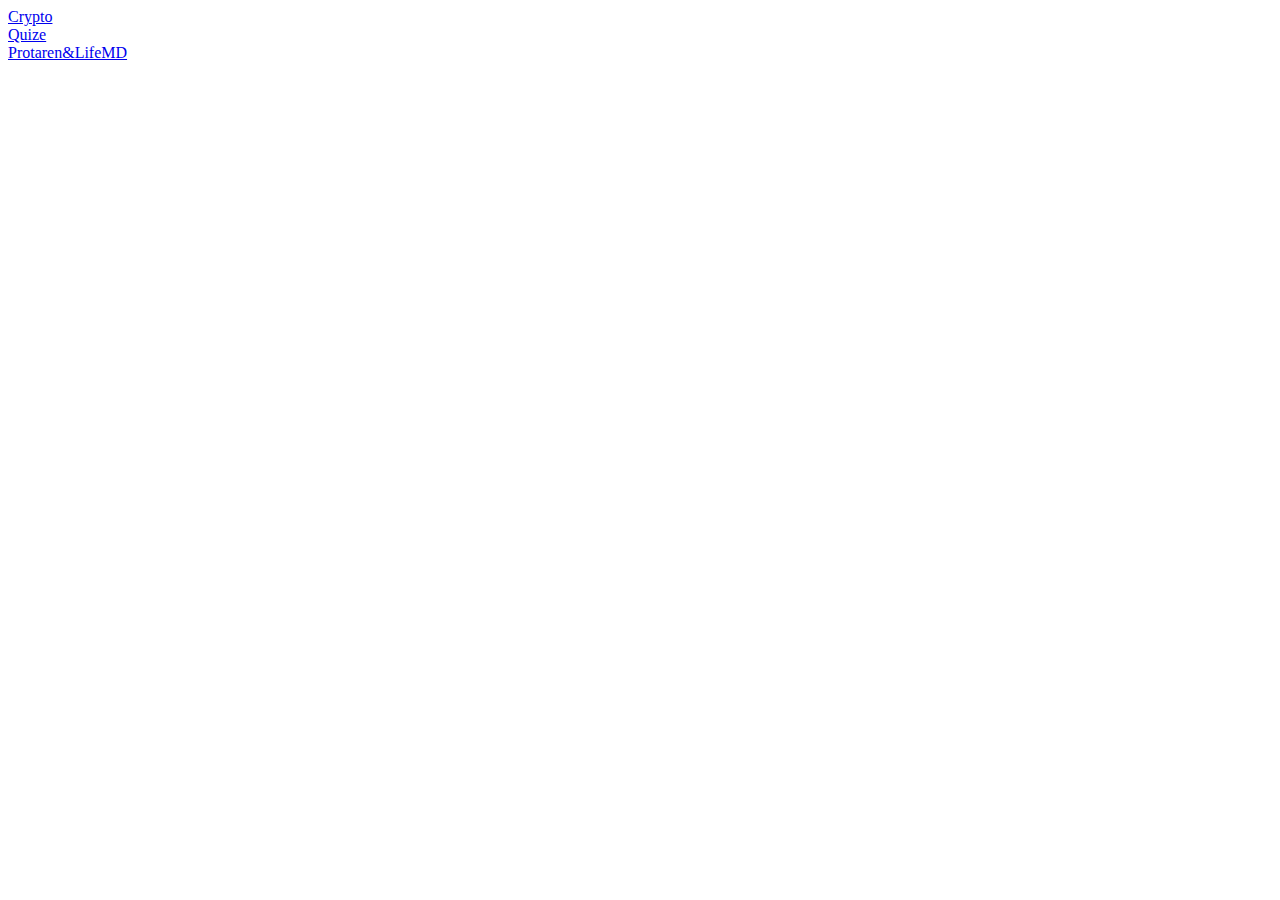
<file: index.html>
<!DOCTYPE html>
<html lang="en">
<head>
	<meta charset="UTF-8">
	<meta name="viewport" content="width=device-width, initial-scale=1.0">
	<title>Shumjachi.github.io</title>
</head>
<body>

	<a href="/crypto/index.html" target="_blank">Crypto</a><br>
	<a href="/crypto/index.html" target="_blank">Quize</a><br>
	<a href="/Protaren&LifeMD/index.html" target="_blank">Protaren&LifeMD</a><br>
	
</body>
</html>
</file>
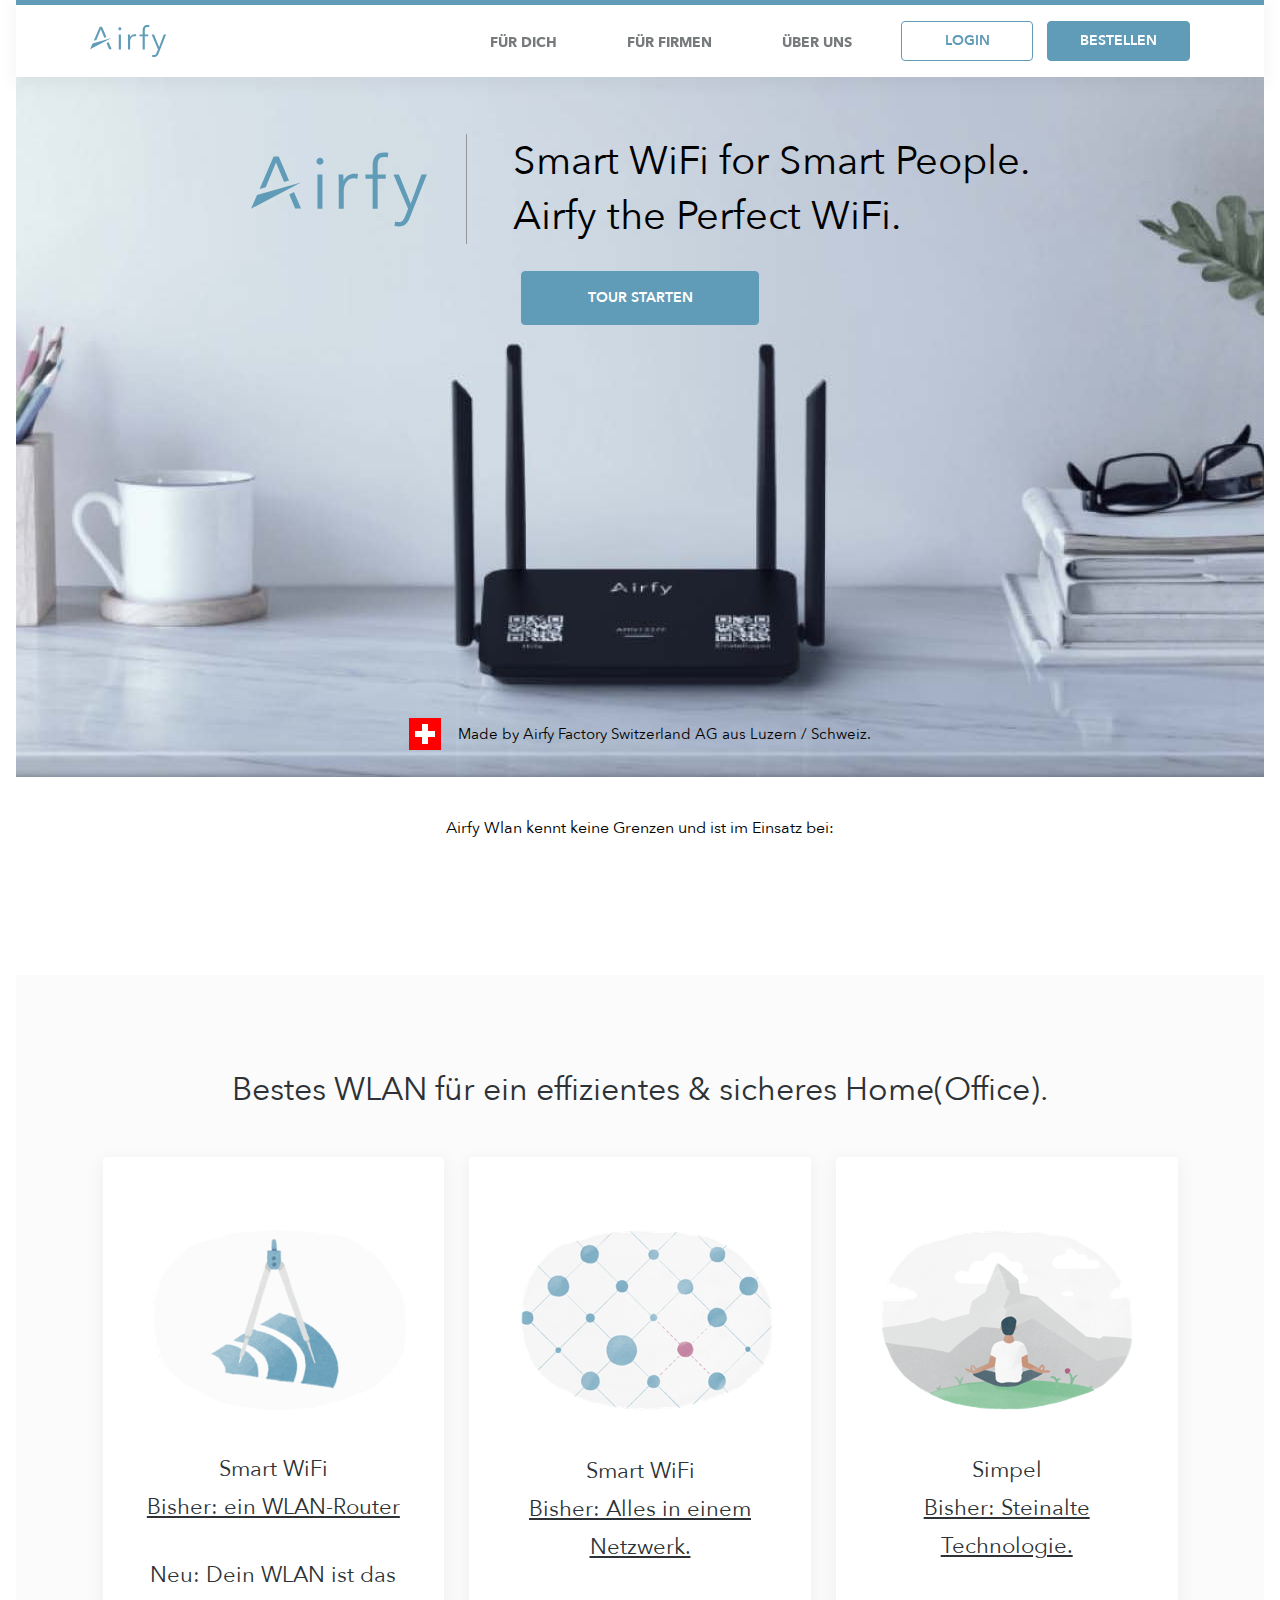
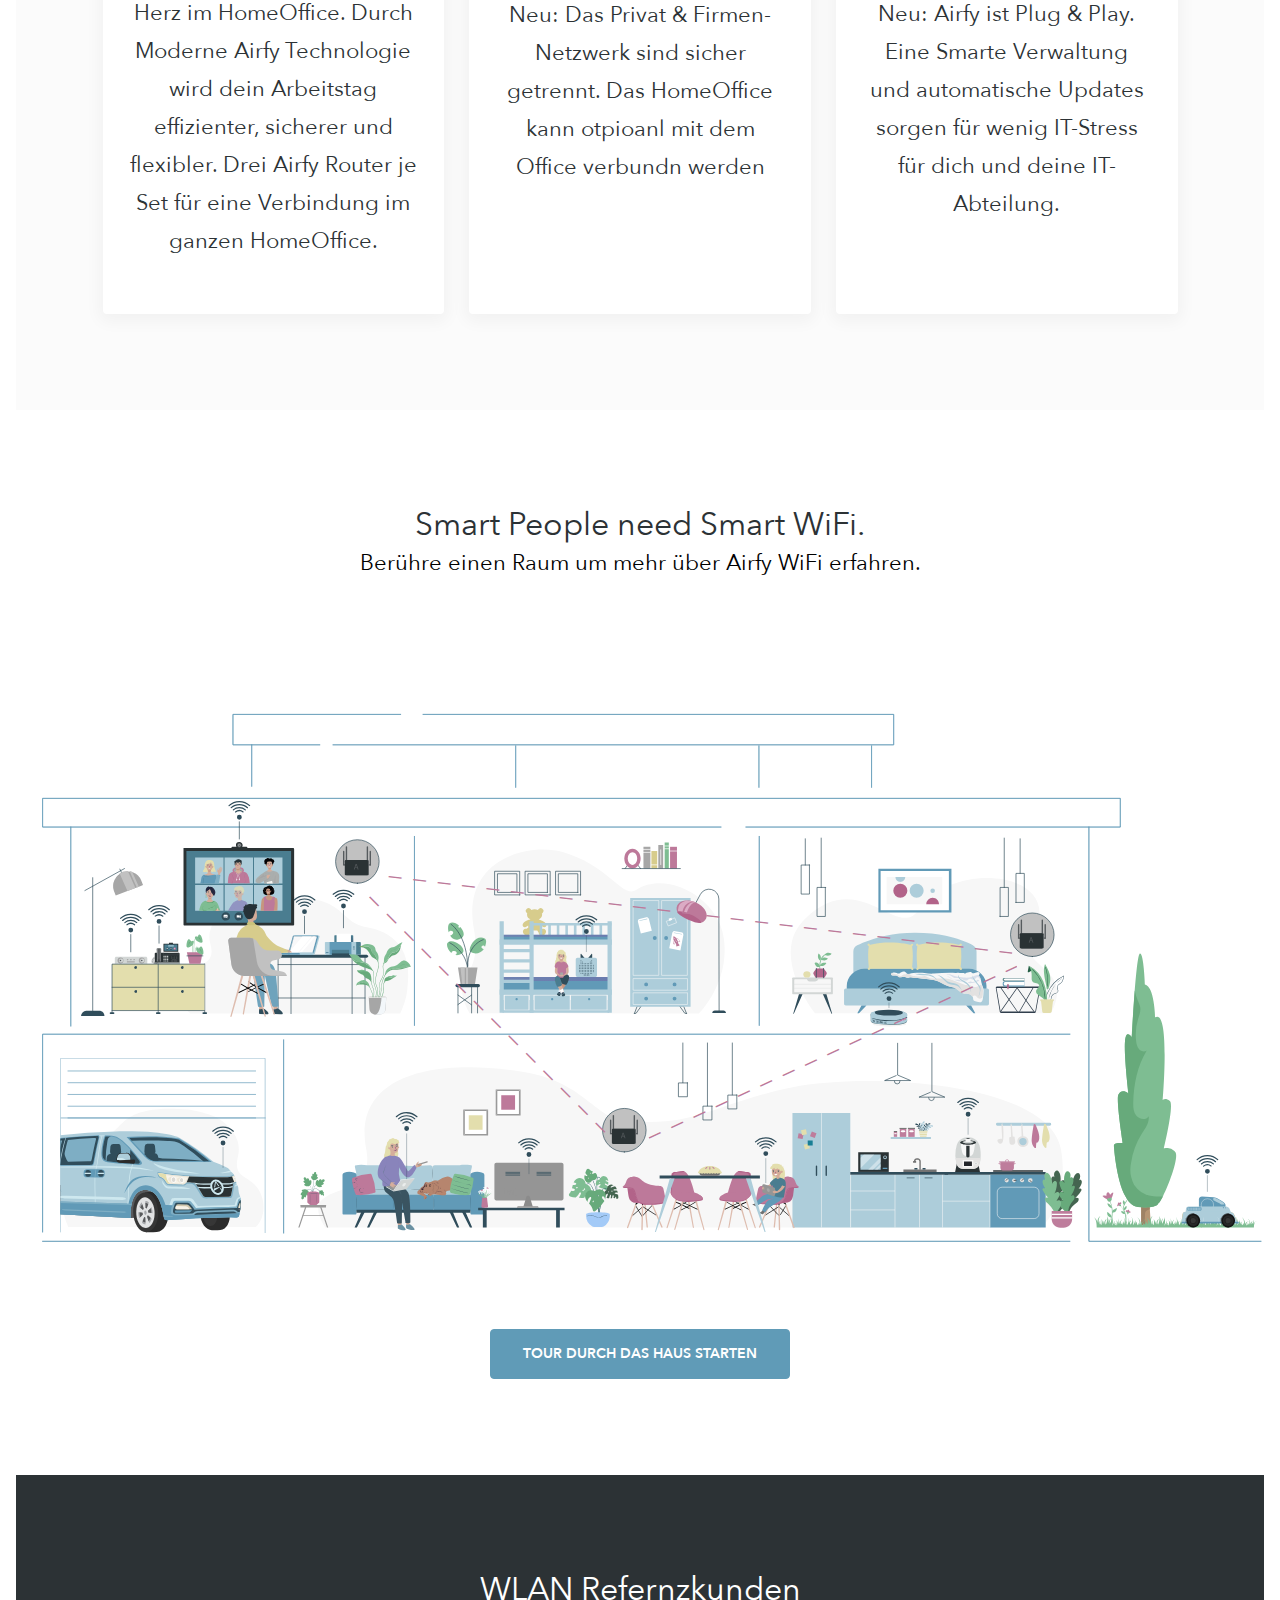
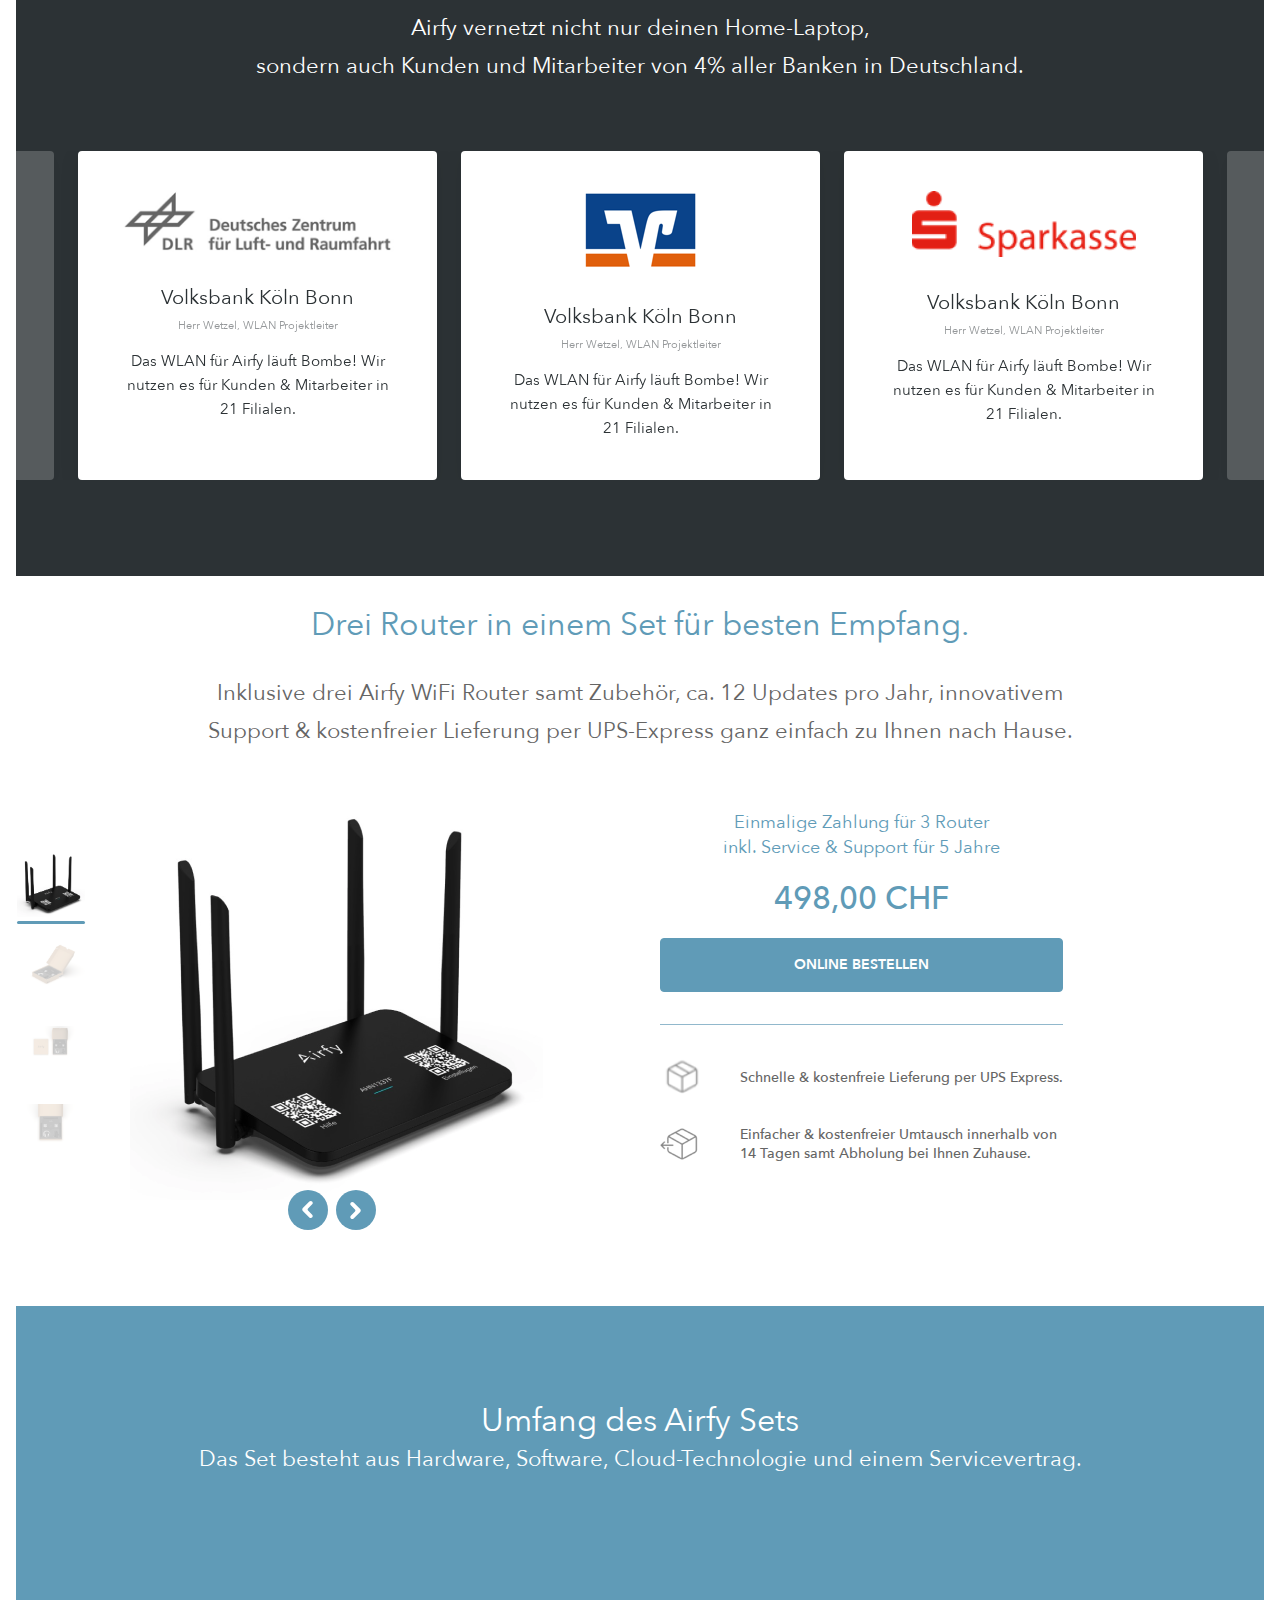
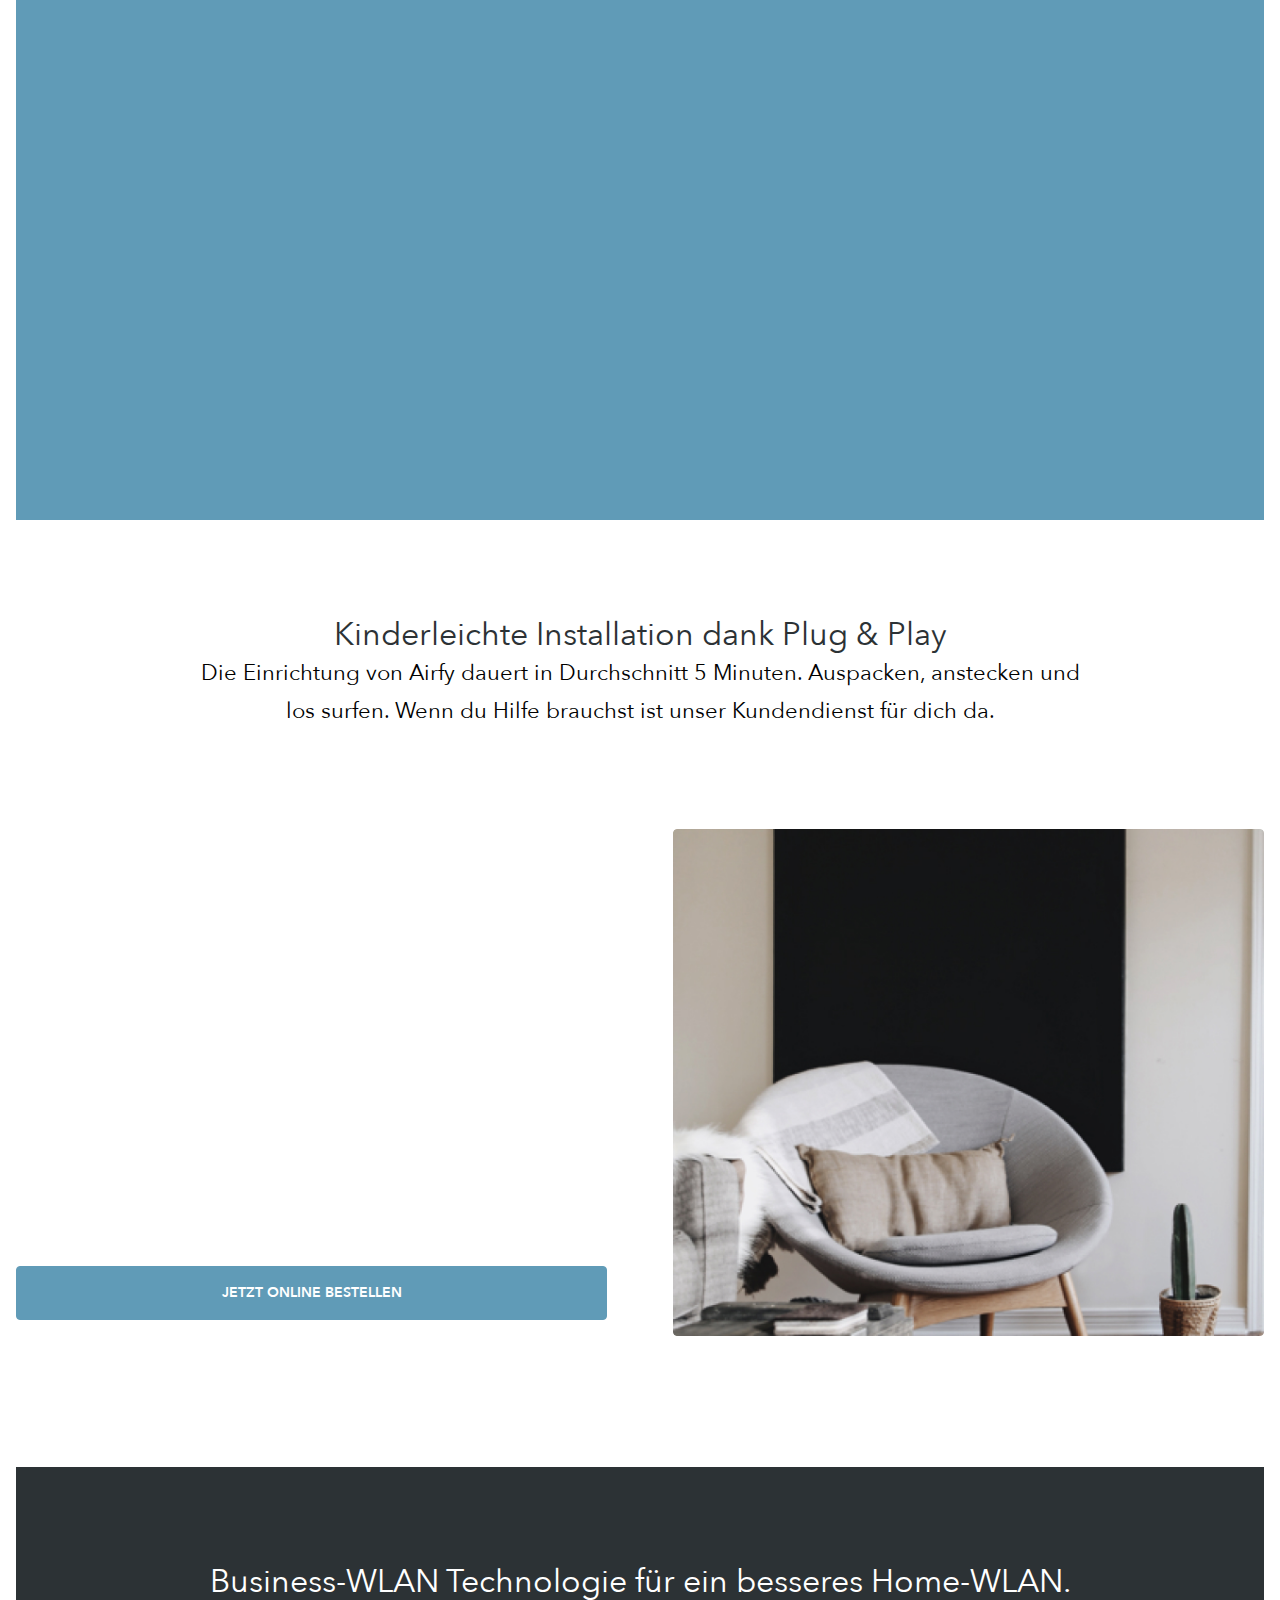
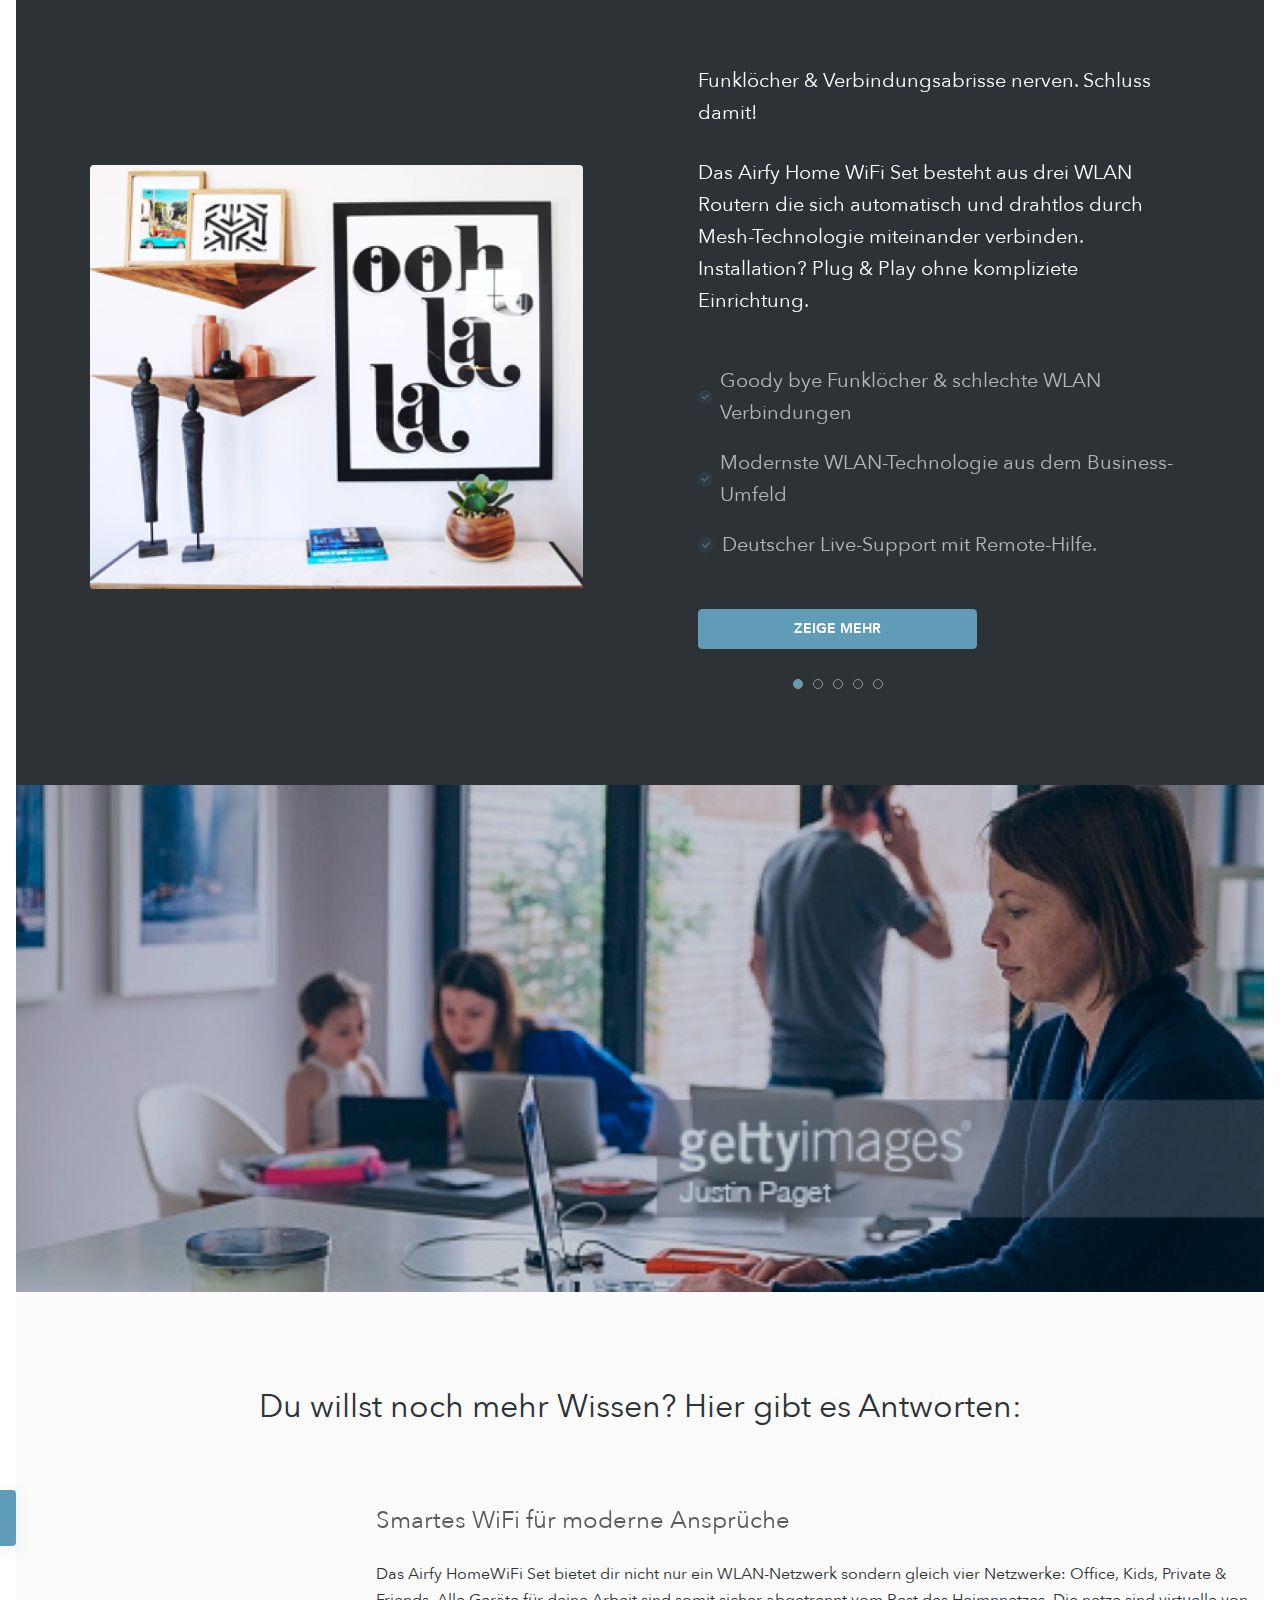
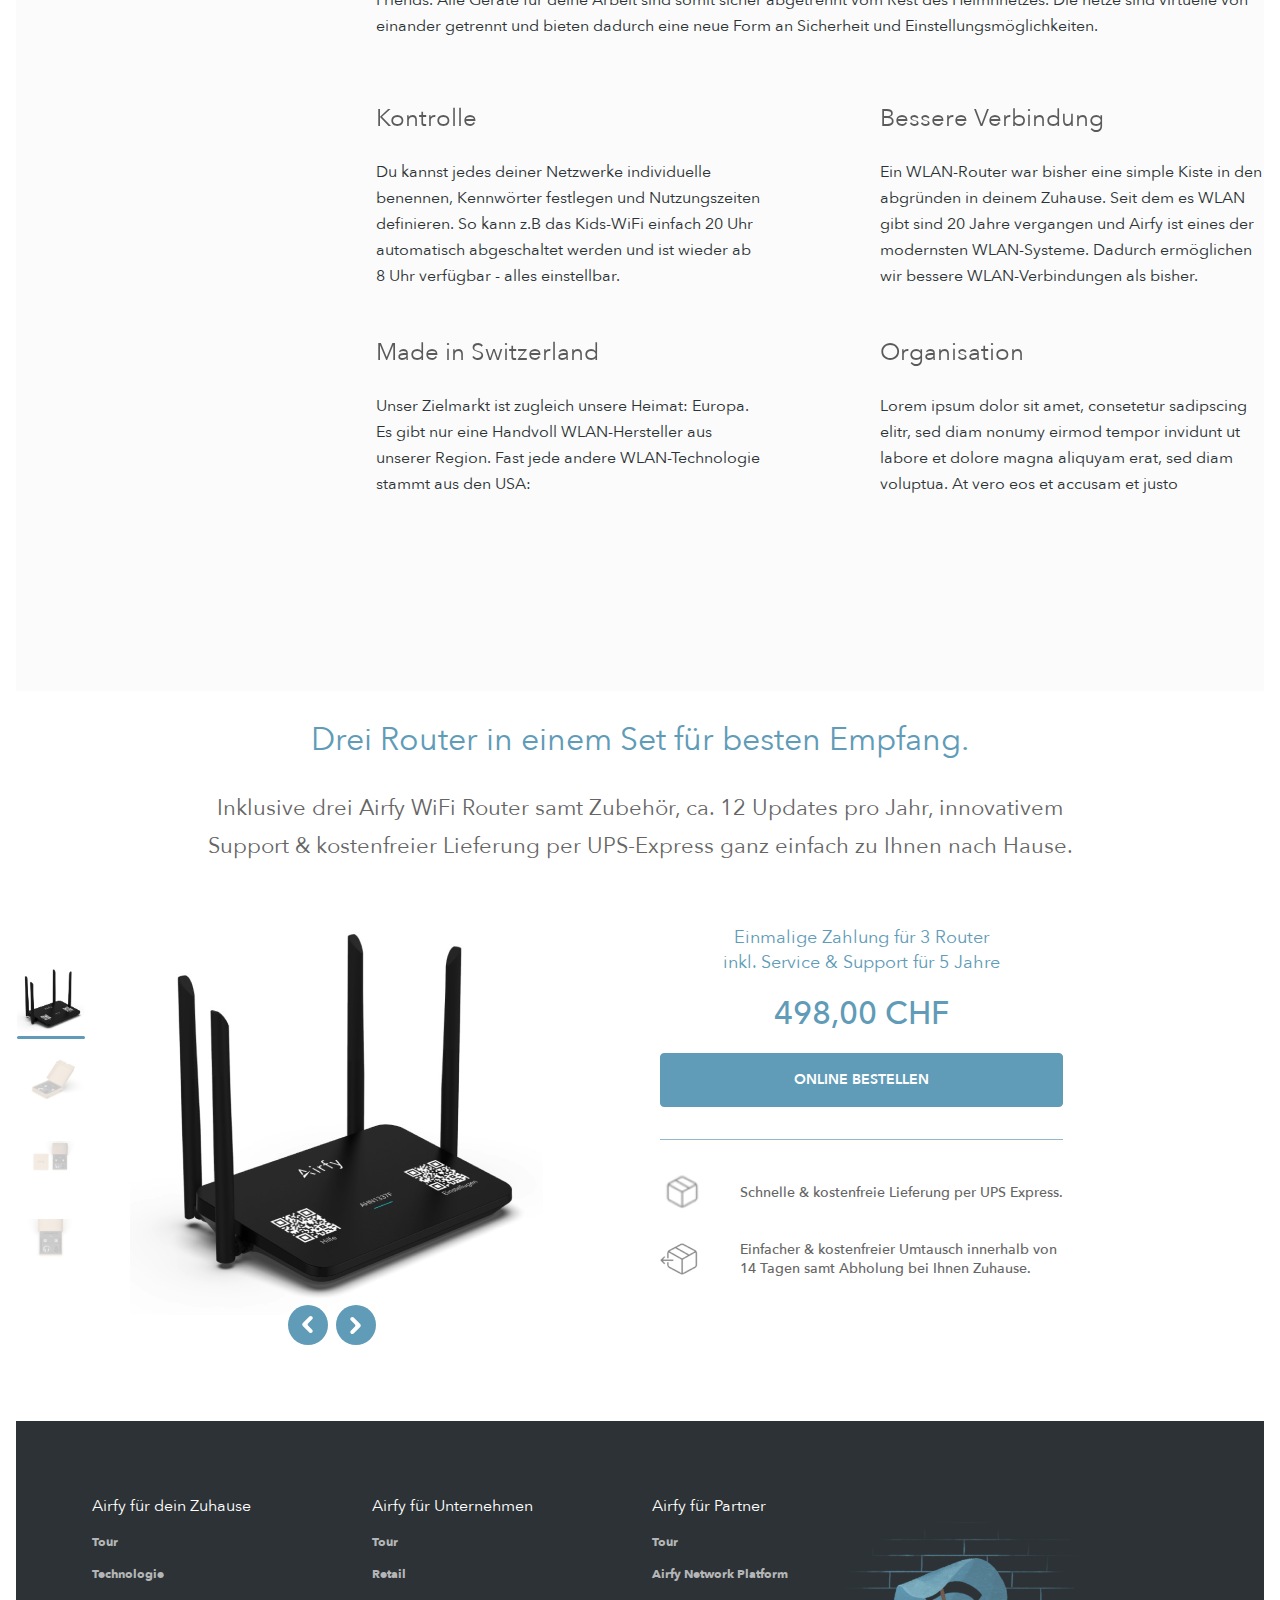
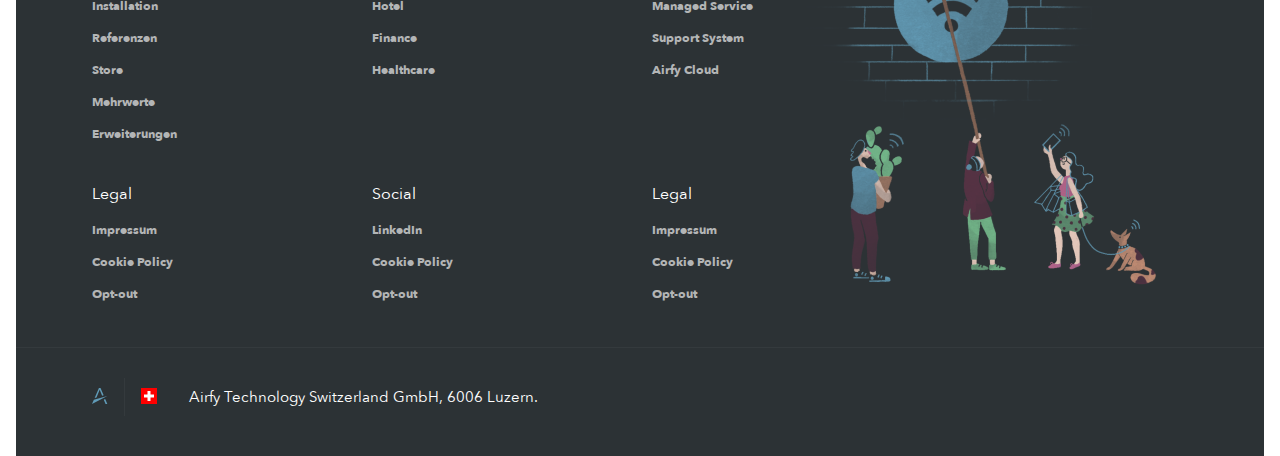
<file: AirfyLeng/index.html>
<!DOCTYPE html>
<html lang="en">
<head>
	<meta charset="UTF-8">
	<meta name="viewport" content="width=device-width, initial-scale=1">
	<title>Airfy</title>
	<link rel="stylesheet" href="css/style.css">
</head>
<body>

<div class="wrapper center page-home">
	<!-- HEADER -->
	<header class="header flex">
		<div class="top-header">
			<button class="btn-menu" hidden>
				<span></span>
				<span></span>
				<span></span>
			</button>
			<a href="/" class="logo">
				<svg><use xlink:href="#ic-logo"></use></svg>
			</a>
		</div>
		

		<nav class="nav">
			<ul class="menu">
				<li><a href="#">FÜR DICH</a></li>
				<li><a href="#">FÜR FIRMEN</a></li>
				<li><a href="#">ÜBER UNS</a></li>
			</ul>

			<ul class="menu-login">
				<li><a href="#" class="btn hover">Login</a></li>
				<li><a href="#" class="btn">bestellen</a></li>
			</ul>
		</nav>
	</header>
	<!-- // HEADER -->

	<!-- HOME -->
	<section class="home">
		<h1>
			<svg width="178" height="75"><use xlink:href="#ic-logo"></use></svg>
			<span>Smart WiFi for Smart People.<br>
            Airfy the Perfect WiFi.</span>
		</h1>

		<a href="#" class="btn">TOUR STARTEN</a>

		<p>
			<svg width="32" height="32"><use xlink:href="#ic-plus"></use></svg>
			<span>Made by Airfy Factory Switzerland AG aus Luzern / Schweiz. </span>
		</p>
	</section>
	<!-- // HOME -->

	<!-- PARTNER -->
	<div class="partner">
		<p>Airfy Wlan kennt keine Grenzen und ist im Einsatz bei:</p>
		<ul class="list-partner">
			<li>
				<div><img src="img/partner-1.png" alt=""></div>
			</li>
			<li>
				<div><img src="img/partner-2.png" alt=""></div>
			</li>
			<li>
				<div><img src="img/partner-3.png" alt=""></div>
			</li>
			<li>
				<div><img src="img/partner-4.png" alt=""></div>
			</li>
			<li>
				<div><img src="img/partner-5.png" alt=""></div>
			</li>
			<li>
				<div><img src="img/partner-6.png" alt=""></div>
			</li>
		</ul>
	</div>
	<!-- // PARTNER -->

	<!-- CARD PRODUCT -->
	<section class="product-list">
		<h2 class="title">Bestes WLAN für ein effizientes & sicheres Home(Office).</h2>

		<div class="card">
			<div class="item">
				<div class="thumb">
					<img src="img/product-1.png" alt="">
				</div>
				<p>Smart WiFi</p>
				<a href="#">Bisher: ein WLAN-Router</a>
				<p>Neu: Dein WLAN ist das Herz im HomeOffice. Durch Moderne Airfy Technologie wird dein Arbeitstag effizienter, sicherer und flexibler. Drei Airfy Router je Set für eine Verbindung im ganzen HomeOffice.</p>
			</div>

			<div class="item">
				<div class="thumb">
					<img src="img/product-2.png" alt="">
				</div>
				<p>Smart WiFi</p>
				<a href="#">Bisher: Alles in einem Netzwerk.</a>
				<p>Neu: Das Privat & Firmen-Netzwerk sind sicher getrennt. Das HomeOffice kann otpioanl mit dem Office verbundn werden</p>
			</div>

			<div class="item">
				<div class="thumb">
					<img src="img/product-3.png" alt="">
				</div>
				<p>Simpel</p>
				<a href="#">Bisher: Steinalte Technologie.</a>
				<p>Neu: Airfy ist Plug & Play. Eine Smarte Verwaltung und automatische Updates sorgen für wenig IT-Stress für dich und deine IT-Abteilung.</p>
			</div>
		</div>
	</section>
	<!-- // CARD PRODUCT -->

	<!-- ANIMATION AIFRY -->
	<section class="animation-airfy box tx-center">
		<h2 class="title">Smart People need Smart WiFi.</h2>
		<p>Berühre einen Raum um mehr über Airfy WiFi erfahren.</p>

		<div class="animation-container">
			<div class="css-animation">

				<img class="bg" src="./img/bg.svg" alt="">
				<img class="house" src="./img/house.svg" alt="">

				<img class="overlay overlay-1" src="./img/overlay-1.svg" alt="">
				<img class="overlay overlay-2" src="./img/overlay-2.svg" alt="">
				<img class="overlay overlay-3" src="./img/overlay-3.svg" alt="">
				<img class="overlay overlay-4" src="./img/overlay-4.svg" alt="">
				<img class="overlay overlay-5" src="./img/overlay-5.svg" alt="">
				<img class="overlay overlay-6" src="./img/overlay-6.svg" alt="">

				<button class="room room-1" data-room="1"></button>
				<button class="room room-2" data-room="2"></button>
				<button class="room room-3" data-room="3"></button>
				<button class="room room-4" data-room="4"></button>
				<button class="room room-5" data-room="5"></button>
				<button class="room room-6" data-room="6"></button>

				<div class="wave wave-1">
					<span></span>
					<span></span>
				</div>
				<div class="wave wave-2">
					<span></span>
					<span></span>
				</div>
				<div class="wave wave-3">
					<span></span>
					<span></span>
				</div>

				<div class="line line-1"></div>
				<div class="line line-2"></div>
				<div class="line line-3"></div>
		
			</div>
		</div>

		<a href="#" class="btn">TOUR DURCH DAS HAUS STARTEN</a>
	</section>
	<!-- // ANIMATION AIFRY -->

	<!-- WLAN -->
	<section class="wlan box tx-center">
		<h2 class="title">WLAN Refernzkunden</h2>
		<p>Airfy vernetzt nicht nur deinen Home-Laptop,<br>sondern auch Kunden und Mitarbeiter von 4% aller Banken in Deutschland.</p>

		<div class="slider">
		  	<ul>
		  	  	<li class="slide-item">
		  	  		<div class="inner">
			  	        <div class="thumb">
			  	        	<img src="img/partner-2_big.png" alt="">
			  	        </div>
			  	        <h3>Volksbank Köln Bonn</h3>
			  	        <span>Herr Wetzel, WLAN Projektleiter</span>
			  	        <p>Das WLAN für Airfy läuft Bombe! Wir nutzen es für Kunden & Mitarbeiter in 21 Filialen. </p>
			  	    </div>
		  	    </li>

		  	    <li class="slide-item">
		  	    	<div class="inner">
			  	        <div class="thumb">
			  	        	<img src="img/partner-5_big.png" alt="">
			  	        </div>
			  	        <h3>Volksbank Köln Bonn</h3>
			  	        <span>Herr Wetzel, WLAN Projektleiter</span>
			  	        <p>Das WLAN für Airfy läuft Bombe! Wir nutzen es für Kunden & Mitarbeiter in 21 Filialen. </p>
			  	    </div>
		  	    </li>

		  	    <li class="slide-item">
		  	    	<div class="inner">
			  	        <div class="thumb">
			  	        	<img src="img/partner-3_big.png" alt="">
			  	        </div>
			  	        <h3>Volksbank Köln Bonn</h3>
			  	        <span>Herr Wetzel, WLAN Projektleiter</span>
			  	        <p>Das WLAN für Airfy läuft Bombe! Wir nutzen es für Kunden & Mitarbeiter in 21 Filialen. </p>
			  	    </div>
		  	    </li>

		  	    <li class="slide-item">
		  	  		<div class="inner">
			  	        <div class="thumb">
			  	        	<img src="img/partner-2_big.png" alt="">
			  	        </div>
			  	        <h3>Volksbank Köln Bonn</h3>
			  	        <span>Herr Wetzel, WLAN Projektleiter</span>
			  	        <p>Das WLAN für Airfy läuft Bombe! Wir nutzen es für Kunden & Mitarbeiter in 21 Filialen. </p>
			  	    </div>
		  	    </li>

		  	    <li class="slide-item">
		  	    	<div class="inner">
			  	        <div class="thumb">
			  	        	<img src="img/partner-5_big.png" alt="">
			  	        </div>
			  	        <h3>Volksbank Köln Bonn</h3>
			  	        <span>Herr Wetzel, WLAN Projektleiter</span>
			  	        <p>Das WLAN für Airfy läuft Bombe! Wir nutzen es für Kunden & Mitarbeiter in 21 Filialen. </p>
			  	    </div>
		  	    </li>

		  	    <li class="slide-item">
		  	    	<div class="inner">
			  	        <div class="thumb">
			  	        	<img src="img/partner-3_big.png" alt="">
			  	        </div>
			  	        <h3>Volksbank Köln Bonn</h3>
			  	        <span>Herr Wetzel, WLAN Projektleiter</span>
			  	        <p>Das WLAN für Airfy läuft Bombe! Wir nutzen es für Kunden & Mitarbeiter in 21 Filialen. </p>
			  	    </div>
		  	    </li>
		  	</ul>
		</div>
	</section>
	<!-- // WLAN -->

	<!-- PRODUCT -->
	<div class="product">
		<div class="tx-center">
			<h2 class="title">Drei Router in einem Set für besten Empfang.</h2>
			<p>Inklusive drei Airfy WiFi Router samt Zubehör, ca. 12 Updates pro Jahr, innovativem<br> Support & kostenfreier Lieferung per UPS-Express ganz einfach zu Ihnen nach Hause.</p>
		</div>		

		<div class="wrap">
			<div class="product-slider">
				<div class="left">
					<div class="slider-vertical">
						<div class="item">
							<img src="img/router.png" alt="">
						</div>
						<div class="item">
							<img src="img/router-2.png" alt="">
						</div>
						<div class="item">
							<img src="img/router-3.png" alt="">
						</div>
						<div class="item">
							<img src="img/router-4.png" alt="">
						</div>
						<div class="item">
							<img src="img/router.png" alt="">
						</div>
					</div>
				</div>
				
				<div class="right">
					<div class="slider-horizontal">
						<div class="item">
							<img src="img/router.png" alt="">
						</div>
						<div class="item">
							<img src="img/router-2.png" alt="">
						</div>
						<div class="item">
							<img src="img/router-3.png" alt="">
						</div>
						<div class="item">
							<img src="img/router-4.png" alt="">
						</div>
						<div class="item">
							<img src="img/router.png" alt="">
						</div>
					</div>
				</div>				
			</div>

			<div class="product-info tx-center">
				<p>Einmalige Zahlung für 3 Router<br> inkl. Service & Support für 5 Jahre</p>
				<h3 class="price">498,00 CHF</h3>
				<a href="#" class="btn">ONLINE BESTELLEN</a>

				<div class="info">
					<p>
						<span class="icon-1"></span>
						<span>Schnelle & kostenfreie Lieferung per UPS Express. </span>
					</p>
					<p>
						<span class="icon-2"></span>
						<span>Einfacher & kostenfreier Umtausch innerhalb von<br> 14 Tagen samt Abholung bei Ihnen Zuhause.</span>
					</p>
				</div>
			</div>
		</div>
	</div>
	<!-- // PRODUCT -->

	<!-- UMFANG -->
	<section class="umfang box tx-center">
		<h2 class="title">Umfang des Airfy Sets</h2>
		<p>Das Set besteht aus Hardware, Software, Cloud-Technologie und einem Servicevertrag.</p>

		<div class="card">
			<div class="item">
				<h3>Lieferumfang</h3>
				<p>3 Airfy WLAN Rouer samt notwendigem Zubehör & Installationsanleitung. </p>
			</div>
			<div class="item">
				<h3>Servicevertrag</h3>
				<p>Im Preis inbegriffen ist ein Servicevertrag für 5 Jahre ohne automatische Verlängerung.</p>
			</div>
			<div class="item">
				<h3>Innovative Hilfe</h3>
				<p>Eine moderne Kommunikation falls Sie Unterstützung benötigen denn Ihre Verbindung ist es Wert.</p>
			</div>
			<div class="item">
				<h3>Updates</h3>
				<p>5 Jahre automatische Software-Updates, durchschnittlich 15 Updates pro Jahr.</p>
			</div>
			<div class="item">
				<h3>Garantie</h3>
				<p>2 Jahre Hersteller-Garantie. Optionale Verlängerung auf 5 Jahre gegen Aufpreis möglich. </p>
			</div>
			<div class="item">
				<h3>Nach Ablauf von 5 Jahren</h3>
				<p>Dein WLAN läuft natürlich weiter! Den Service-Vertrag kannst du optioanl verlänger. Updates bleiben erhalten. </p>
			</div>
		</div>
	</section>
	<!-- // UMFANG -->

	<!-- FAQS -->
	<section class="faqs box">
		<div class="tx-center">
			<h2 class="title">Kinderleichte Installation dank Plug & Play</h2>
			<p>Die Einrichtung von Airfy dauert in Durchschnitt 5 Minuten. Auspacken, anstecken und<br> los surfen. Wenn du Hilfe brauchst ist unser Kundendienst für dich da. </p>

			<div class="wrap">
				<div class="left">
					<ul class="accordeon">
						<li class="item-accordeon">
							<button class="btn-accordeon">
								<span class="number">1</span>
								<span>Online bestellen</span>
							</button>

							<div class="content-accordeon">
								<div class="inner">
									<p>Einfach auf dieser Website bestellen. Die Geräte werden durch uns vorkonfiguriert und per Kurier an dich verschickt.</p>
								</div>							
							</div>
						</li>

						<li class="item-accordeon">
							<button class="btn-accordeon">
								<span class="number">2</span>
								<span>Zuhause installieren</span>
							</button>

							<div class="content-accordeon">
								<div class="inner">
									<p>Einfach auf dieser Website bestellen. Die Geräte werden durch uns vorkonfiguriert und per Kurier an dich verschickt.</p>
								</div>							
							</div>
						</li>

						<li class="item-accordeon">
							<button class="btn-accordeon">
								<span class="number">3</span>
								<span>Dein Netzwerk - Deine Regeln</span>
							</button>

							<div class="content-accordeon">
								<div class="inner">
									<p>Einfach auf dieser Website bestellen. Die Geräte werden durch uns vorkonfiguriert und per Kurier an dich verschickt.</p>
								</div>							
							</div>
						</li>

						<li class="item-accordeon">
							<button class="btn-accordeon">
								<span class="number">4</span>
								<span>Unser Schweizer Kundendienst </span>
							</button>

							<div class="content-accordeon">
								<div class="inner">
									<p>Einfach auf dieser Website bestellen. Die Geräte werden durch uns vorkonfiguriert und per Kurier an dich verschickt.</p>
								</div>								
							</div>
						</li>

						<li class="item-accordeon">
							<button class="btn-accordeon">
								<span class="number">5</span>
								<span>Updates & Qualitätssicherung</span>
							</button>

							<div class="content-accordeon">
								<div class="inner">
									<p>Einfach auf dieser Website bestellen. Die Geräte werden durch uns vorkonfiguriert und per Kurier an dich verschickt.</p>
								</div>							
							</div>
						</li>
					</ul>

					<a href="#" class="btn">JETZT ONLINE BESTELLEN</a>
				</div>
				

				<div class="thumb">
					<img src="img/chair.jpg" alt="">
				</div>
			</div>
		</div>
	</section>
	<!-- // FAQS -->

	<!-- BUSINESS -->
	<section class="business box">
		<h2 class="title">Business-WLAN Technologie für ein besseres Home-WLAN.</h2>

		<div class="wrap">
			<div class="thumb">
				<img src="img/wall.jpg" alt="">
			</div>

			<div class="business-slider">
				<div class="slider-wrap">
					<div class="inner">
						<div class="item">
							<p>Funklöcher & Verbindungsabrisse nerven. Schluss damit!</p>

							<p>Das Airfy Home WiFi Set besteht aus drei WLAN Routern die sich automatisch und drahtlos durch Mesh-Technologie miteinander verbinden. Installation? Plug & Play ohne kompliziete Einrichtung. </p>

							<ul>
								<li>
									<svg><use xlink:href="#ic-tick"></use></svg>
									<span>Goody bye Funklöcher & schlechte WLAN Verbindungen</span>
								</li>
								<li>
									<svg><use xlink:href="#ic-tick"></use></svg>
									<span>Modernste WLAN-Technologie aus dem Business-Umfeld</span>
								</li>
								<li>
									<svg><use xlink:href="#ic-tick"></use></svg>
									<span>Deutscher Live-Support mit Remote-Hilfe.</span>
								</li>
							</ul>

							<a href="#" class="btn">ZEIGE MEHR</a>
						</div>

						<div class="item">
							<p>Funklöcher & Verbindungsabrisse nerven. Schluss damit!</p>

							<p>Das Airfy Home WiFi Set besteht aus drei WLAN Routern die sich automatisch und drahtlos durch Mesh-Technologie miteinander verbinden. Installation? Plug & Play ohne kompliziete Einrichtung. </p>

							<ul>
								<li>
									<svg><use xlink:href="#ic-tick"></use></svg>
									<span>Goody bye Funklöcher & schlechte WLAN Verbindungen</span>
								</li>
								<li>
									<svg><use xlink:href="#ic-tick"></use></svg>
									<span>Modernste WLAN-Technologie aus dem Business-Umfeld</span>
								</li>
								<li>
									<svg><use xlink:href="#ic-tick"></use></svg>
									<span>Deutscher Live-Support mit Remote-Hilfe.</span>
								</li>
							</ul>

							<a href="#" class="btn">ZEIGE MEHR</a>
						</div>

						<div class="item">
							<p>Funklöcher & Verbindungsabrisse nerven. Schluss damit!</p>

							<p>Das Airfy Home WiFi Set besteht aus drei WLAN Routern die sich automatisch und drahtlos durch Mesh-Technologie miteinander verbinden. Installation? Plug & Play ohne kompliziete Einrichtung. </p>

							<ul>
								<li>
									<svg><use xlink:href="#ic-tick"></use></svg>
									<span>Goody bye Funklöcher & schlechte WLAN Verbindungen</span>
								</li>
								<li>
									<svg><use xlink:href="#ic-tick"></use></svg>
									<span>Modernste WLAN-Technologie aus dem Business-Umfeld</span>
								</li>
								<li>
									<svg><use xlink:href="#ic-tick"></use></svg>
									<span>Deutscher Live-Support mit Remote-Hilfe.</span>
								</li>
							</ul>

							<a href="#" class="btn">ZEIGE MEHR</a>
						</div>

						<div class="item">
							<p>Funklöcher & Verbindungsabrisse nerven. Schluss damit!</p>

							<p>Das Airfy Home WiFi Set besteht aus drei WLAN Routern die sich automatisch und drahtlos durch Mesh-Technologie miteinander verbinden. Installation? Plug & Play ohne kompliziete Einrichtung. </p>

							<ul>
								<li>
									<svg><use xlink:href="#ic-tick"></use></svg>
									<span>Goody bye Funklöcher & schlechte WLAN Verbindungen</span>
								</li>
								<li>
									<svg><use xlink:href="#ic-tick"></use></svg>
									<span>Modernste WLAN-Technologie aus dem Business-Umfeld</span>
								</li>
								<li>
									<svg><use xlink:href="#ic-tick"></use></svg>
									<span>Deutscher Live-Support mit Remote-Hilfe.</span>
								</li>
							</ul>

							<a href="#" class="btn">ZEIGE MEHR</a>
						</div>

						<div class="item">
							<p>Funklöcher & Verbindungsabrisse nerven. Schluss damit!</p>

							<p>Das Airfy Home WiFi Set besteht aus drei WLAN Routern die sich automatisch und drahtlos durch Mesh-Technologie miteinander verbinden. Installation? Plug & Play ohne kompliziete Einrichtung. </p>

							<ul>
								<li>
									<svg><use xlink:href="#ic-tick"></use></svg>
									<span>Goody bye Funklöcher & schlechte WLAN Verbindungen</span>
								</li>
								<li>
									<svg><use xlink:href="#ic-tick"></use></svg>
									<span>Modernste WLAN-Technologie aus dem Business-Umfeld</span>
								</li>
								<li>
									<svg><use xlink:href="#ic-tick"></use></svg>
									<span>Deutscher Live-Support mit Remote-Hilfe.</span>
								</li>
							</ul>

							<a href="#" class="btn">ZEIGE MEHR</a>
						</div>
					</div>
				</div>
			</div>
		</div>
	</section>
	<!-- // BUSINESS -->

	<!-- SECTION IMAGE -->
	<div class="section-image">
		<img src="img/section-image.jpg" alt="">
	</div>
	<!-- // SECTION IMAGE -->

	<!-- INSTRUCTION -->
	<section class="instruction box">
		<h2 class="title tx-center">Du willst noch mehr Wissen? Hier gibt es Antworten:</h2>

		<div class="tabs hide-ipade">
			<ul class="control-tab">
				<li data-tab="tab-1" class="active">Smart WiFi</li>
				<li data-tab="tab-2">Installation</li>
				<li data-tab="tab-3">Support</li>
				<li data-tab="tab-4">HomeOffice WiFI</li>
				<li data-tab="tab-5">Private WiFi</li>
				<li data-tab="tab-6">Kids WiFi</li>
				<li data-tab="tab-7">Friends WiFi</li>
				<li data-tab="tab-8">Datenschutz</li>
				<li data-tab="tab-9">Herkunft</li>
			</ul>

			<div class="content-tab tab-1 active">
				<div class="inner">
					<h3>Smartes WiFi für moderne Ansprüche</h3>
					<p>Das Airfy HomeWiFi Set bietet dir nicht nur ein WLAN-Netzwerk sondern gleich vier Netzwerke: Office, Kids, Private & Friends. Alle Geräte für deine Arbeit sind somit sicher abgetrennt vom Rest des Heimnnetzes. Die netze sind virtuelle von einander getrennt und bieten dadurch eine neue Form an Sicherheit und Einstellungsmöglichkeiten. </p>

					<div class="wrap">
						<div class="left">
							<h3>Kontrolle</h3>
							<p>Du kannst jedes deiner Netzwerke individuelle benennen, Kennwörter festlegen und Nutzungszeiten definieren. So kann z.B das Kids-WiFi einfach 20 Uhr automatisch abgeschaltet werden und ist wieder ab 8 Uhr verfügbar - alles einstellbar. </p>
							<h3>Made in Switzerland</h3>
							<p>Unser Zielmarkt ist zugleich unsere Heimat: Europa. Es gibt nur eine Handvoll WLAN-Hersteller aus unserer Region. Fast jede andere WLAN-Technologie stammt aus den USA: </p>
						</div>

						<div class="right">
							<h3>Bessere Verbindung</h3>
							<p>Ein WLAN-Router war bisher eine simple Kiste in den abgründen in deinem Zuhause. Seit dem es WLAN gibt sind 20 Jahre vergangen und Airfy ist eines der modernsten WLAN-Systeme. Dadurch ermöglichen wir bessere WLAN-Verbindungen als bisher. </p>
							<h3>Organisation</h3>
							<p>Lorem ipsum dolor sit amet, consetetur sadipscing elitr, sed diam nonumy eirmod tempor invidunt ut labore et dolore magna aliquyam erat, sed diam voluptua. At vero eos et accusam et justo</p>
						</div>
					</div>
				</div>
			</div>
			<div class="content-tab tab-2">Tab content 2</div>
			<div class="content-tab tab-3">Tab content 3</div>
			<div class="content-tab tab-4">Tab content 4</div>
			<div class="content-tab tab-5">Tab content 5</div>
			<div class="content-tab tab-6">Tab content 6</div>
			<div class="content-tab tab-7">Tab content 7</div>
			<div class="content-tab tab-8">Tab content 8</div>
			<div class="content-tab tab-9">Tab content 9</div>
		</div>

		<ul class="accordeon show-ipade" hidden>
			<li class="item-accordeon">
				<button class="btn-accordeon">
					<span>Smart WiFi</span>
					<svg><use xlink:href="#ic-down"></use></svg>
				</button>

				<div class="content-accordeon">
					<div class="inner">
						<h3>Smartes WiFi für moderne Ansprüche</h3>
						<p>Das Airfy HomeWiFi Set bietet dir nicht nur ein WLAN-Netzwerk sondern gleich vier Netzwerke: Office, Kids, Private &amp; Friends. Alle Geräte für deine Arbeit sind somit sicher abgetrennt vom Rest des Heimnnetzes. Die netze sind virtuelle von einander getrennt und bieten dadurch eine neue Form an Sicherheit und Einstellungsmöglichkeiten. </p>

						<h3>Kontrolle</h3>
						<p>Du kannst jedes deiner Netzwerke individuelle benennen, Kennwörter festlegen und Nutzungszeiten definieren. So kann z.B das Kids-WiFi einfach 20 Uhr automatisch abgeschaltet werden und ist wieder ab 8 Uhr verfügbar - alles einstellbar. </p>
						<h3>Made in Switzerland</h3>
						<p>Unser Zielmarkt ist zugleich unsere Heimat: Europa. Es gibt nur eine Handvoll WLAN-Hersteller aus unserer Region. Fast jede andere WLAN-Technologie stammt aus den USA: </p>

						<h3>Bessere Verbindung</h3>
						<p>Ein WLAN-Router war bisher eine simple Kiste in den abgründen in deinem Zuhause. Seit dem es WLAN gibt sind 20 Jahre vergangen und Airfy ist eines der modernsten WLAN-Systeme. Dadurch ermöglichen wir bessere WLAN-Verbindungen als bisher. </p>
						<h3>Organisation</h3>
						<p>Lorem ipsum dolor sit amet, consetetur sadipscing elitr, sed diam nonumy eirmod tempor invidunt ut labore et dolore magna aliquyam erat, sed diam voluptua. At vero eos et accusam et justo</p>
					</div>							
				</div>
			</li>

			<li class="item-accordeon">
				<button class="btn-accordeon">
					<span>Installation</span>
					<svg><use xlink:href="#ic-down"></use></svg>
				</button>

				<div class="content-accordeon">
					<div class="inner">
						<h3>Smartes WiFi für moderne Ansprüche</h3>
						<p>Das Airfy HomeWiFi Set bietet dir nicht nur ein WLAN-Netzwerk sondern gleich vier Netzwerke: Office, Kids, Private &amp; Friends. Alle Geräte für deine Arbeit sind somit sicher abgetrennt vom Rest des Heimnnetzes. Die netze sind virtuelle von einander getrennt und bieten dadurch eine neue Form an Sicherheit und Einstellungsmöglichkeiten. </p>

						<h3>Kontrolle</h3>
						<p>Du kannst jedes deiner Netzwerke individuelle benennen, Kennwörter festlegen und Nutzungszeiten definieren. So kann z.B das Kids-WiFi einfach 20 Uhr automatisch abgeschaltet werden und ist wieder ab 8 Uhr verfügbar - alles einstellbar. </p>
						<h3>Made in Switzerland</h3>
						<p>Unser Zielmarkt ist zugleich unsere Heimat: Europa. Es gibt nur eine Handvoll WLAN-Hersteller aus unserer Region. Fast jede andere WLAN-Technologie stammt aus den USA: </p>

						<h3>Bessere Verbindung</h3>
						<p>Ein WLAN-Router war bisher eine simple Kiste in den abgründen in deinem Zuhause. Seit dem es WLAN gibt sind 20 Jahre vergangen und Airfy ist eines der modernsten WLAN-Systeme. Dadurch ermöglichen wir bessere WLAN-Verbindungen als bisher. </p>
						<h3>Organisation</h3>
						<p>Lorem ipsum dolor sit amet, consetetur sadipscing elitr, sed diam nonumy eirmod tempor invidunt ut labore et dolore magna aliquyam erat, sed diam voluptua. At vero eos et accusam et justo</p>
					</div>						
				</div>
			</li>

			<li class="item-accordeon">
				<button class="btn-accordeon">
					<span>Support</span>
					<svg><use xlink:href="#ic-down"></use></svg>
				</button>

				<div class="content-accordeon">
					<div class="inner">
						<h3>Smartes WiFi für moderne Ansprüche</h3>
						<p>Das Airfy HomeWiFi Set bietet dir nicht nur ein WLAN-Netzwerk sondern gleich vier Netzwerke: Office, Kids, Private &amp; Friends. Alle Geräte für deine Arbeit sind somit sicher abgetrennt vom Rest des Heimnnetzes. Die netze sind virtuelle von einander getrennt und bieten dadurch eine neue Form an Sicherheit und Einstellungsmöglichkeiten. </p>

						<h3>Kontrolle</h3>
						<p>Du kannst jedes deiner Netzwerke individuelle benennen, Kennwörter festlegen und Nutzungszeiten definieren. So kann z.B das Kids-WiFi einfach 20 Uhr automatisch abgeschaltet werden und ist wieder ab 8 Uhr verfügbar - alles einstellbar. </p>
						<h3>Made in Switzerland</h3>
						<p>Unser Zielmarkt ist zugleich unsere Heimat: Europa. Es gibt nur eine Handvoll WLAN-Hersteller aus unserer Region. Fast jede andere WLAN-Technologie stammt aus den USA: </p>

						<h3>Bessere Verbindung</h3>
						<p>Ein WLAN-Router war bisher eine simple Kiste in den abgründen in deinem Zuhause. Seit dem es WLAN gibt sind 20 Jahre vergangen und Airfy ist eines der modernsten WLAN-Systeme. Dadurch ermöglichen wir bessere WLAN-Verbindungen als bisher. </p>
						<h3>Organisation</h3>
						<p>Lorem ipsum dolor sit amet, consetetur sadipscing elitr, sed diam nonumy eirmod tempor invidunt ut labore et dolore magna aliquyam erat, sed diam voluptua. At vero eos et accusam et justo</p>
					</div>						
				</div>
			</li>

			<li class="item-accordeon">
				<button class="btn-accordeon">
					<span>HomeOffice WiFI</span>
					<svg><use xlink:href="#ic-down"></use></svg>
				</button>

				<div class="content-accordeon">
					<div class="inner">
						<h3>Smartes WiFi für moderne Ansprüche</h3>
						<p>Das Airfy HomeWiFi Set bietet dir nicht nur ein WLAN-Netzwerk sondern gleich vier Netzwerke: Office, Kids, Private &amp; Friends. Alle Geräte für deine Arbeit sind somit sicher abgetrennt vom Rest des Heimnnetzes. Die netze sind virtuelle von einander getrennt und bieten dadurch eine neue Form an Sicherheit und Einstellungsmöglichkeiten. </p>

						<h3>Kontrolle</h3>
						<p>Du kannst jedes deiner Netzwerke individuelle benennen, Kennwörter festlegen und Nutzungszeiten definieren. So kann z.B das Kids-WiFi einfach 20 Uhr automatisch abgeschaltet werden und ist wieder ab 8 Uhr verfügbar - alles einstellbar. </p>
						<h3>Made in Switzerland</h3>
						<p>Unser Zielmarkt ist zugleich unsere Heimat: Europa. Es gibt nur eine Handvoll WLAN-Hersteller aus unserer Region. Fast jede andere WLAN-Technologie stammt aus den USA: </p>

						<h3>Bessere Verbindung</h3>
						<p>Ein WLAN-Router war bisher eine simple Kiste in den abgründen in deinem Zuhause. Seit dem es WLAN gibt sind 20 Jahre vergangen und Airfy ist eines der modernsten WLAN-Systeme. Dadurch ermöglichen wir bessere WLAN-Verbindungen als bisher. </p>
						<h3>Organisation</h3>
						<p>Lorem ipsum dolor sit amet, consetetur sadipscing elitr, sed diam nonumy eirmod tempor invidunt ut labore et dolore magna aliquyam erat, sed diam voluptua. At vero eos et accusam et justo</p>
					</div>						
				</div>
			</li>

			<li class="item-accordeon">
				<button class="btn-accordeon">
					<span>Private WiFi</span>
					<svg><use xlink:href="#ic-down"></use></svg>
				</button>

				<div class="content-accordeon">
					<div class="inner">
						<h3>Smartes WiFi für moderne Ansprüche</h3>
						<p>Das Airfy HomeWiFi Set bietet dir nicht nur ein WLAN-Netzwerk sondern gleich vier Netzwerke: Office, Kids, Private &amp; Friends. Alle Geräte für deine Arbeit sind somit sicher abgetrennt vom Rest des Heimnnetzes. Die netze sind virtuelle von einander getrennt und bieten dadurch eine neue Form an Sicherheit und Einstellungsmöglichkeiten. </p>

						<h3>Kontrolle</h3>
						<p>Du kannst jedes deiner Netzwerke individuelle benennen, Kennwörter festlegen und Nutzungszeiten definieren. So kann z.B das Kids-WiFi einfach 20 Uhr automatisch abgeschaltet werden und ist wieder ab 8 Uhr verfügbar - alles einstellbar. </p>
						<h3>Made in Switzerland</h3>
						<p>Unser Zielmarkt ist zugleich unsere Heimat: Europa. Es gibt nur eine Handvoll WLAN-Hersteller aus unserer Region. Fast jede andere WLAN-Technologie stammt aus den USA: </p>

						<h3>Bessere Verbindung</h3>
						<p>Ein WLAN-Router war bisher eine simple Kiste in den abgründen in deinem Zuhause. Seit dem es WLAN gibt sind 20 Jahre vergangen und Airfy ist eines der modernsten WLAN-Systeme. Dadurch ermöglichen wir bessere WLAN-Verbindungen als bisher. </p>
						<h3>Organisation</h3>
						<p>Lorem ipsum dolor sit amet, consetetur sadipscing elitr, sed diam nonumy eirmod tempor invidunt ut labore et dolore magna aliquyam erat, sed diam voluptua. At vero eos et accusam et justo</p>
					</div>						
				</div>
			</li>

			<li class="item-accordeon">
				<button class="btn-accordeon">
					<span>Kids WiFi</span>
					<svg><use xlink:href="#ic-down"></use></svg>
				</button>

				<div class="content-accordeon">
					<div class="inner">
						<h3>Smartes WiFi für moderne Ansprüche</h3>
						<p>Das Airfy HomeWiFi Set bietet dir nicht nur ein WLAN-Netzwerk sondern gleich vier Netzwerke: Office, Kids, Private &amp; Friends. Alle Geräte für deine Arbeit sind somit sicher abgetrennt vom Rest des Heimnnetzes. Die netze sind virtuelle von einander getrennt und bieten dadurch eine neue Form an Sicherheit und Einstellungsmöglichkeiten. </p>

						<h3>Kontrolle</h3>
						<p>Du kannst jedes deiner Netzwerke individuelle benennen, Kennwörter festlegen und Nutzungszeiten definieren. So kann z.B das Kids-WiFi einfach 20 Uhr automatisch abgeschaltet werden und ist wieder ab 8 Uhr verfügbar - alles einstellbar. </p>
						<h3>Made in Switzerland</h3>
						<p>Unser Zielmarkt ist zugleich unsere Heimat: Europa. Es gibt nur eine Handvoll WLAN-Hersteller aus unserer Region. Fast jede andere WLAN-Technologie stammt aus den USA: </p>

						<h3>Bessere Verbindung</h3>
						<p>Ein WLAN-Router war bisher eine simple Kiste in den abgründen in deinem Zuhause. Seit dem es WLAN gibt sind 20 Jahre vergangen und Airfy ist eines der modernsten WLAN-Systeme. Dadurch ermöglichen wir bessere WLAN-Verbindungen als bisher. </p>
						<h3>Organisation</h3>
						<p>Lorem ipsum dolor sit amet, consetetur sadipscing elitr, sed diam nonumy eirmod tempor invidunt ut labore et dolore magna aliquyam erat, sed diam voluptua. At vero eos et accusam et justo</p>
					</div>						
				</div>
			</li>

			<li class="item-accordeon">
				<button class="btn-accordeon">
					<span>Friends WiFi</span>
					<svg><use xlink:href="#ic-down"></use></svg>
				</button>

				<div class="content-accordeon">
					<div class="inner">
						<h3>Smartes WiFi für moderne Ansprüche</h3>
						<p>Das Airfy HomeWiFi Set bietet dir nicht nur ein WLAN-Netzwerk sondern gleich vier Netzwerke: Office, Kids, Private &amp; Friends. Alle Geräte für deine Arbeit sind somit sicher abgetrennt vom Rest des Heimnnetzes. Die netze sind virtuelle von einander getrennt und bieten dadurch eine neue Form an Sicherheit und Einstellungsmöglichkeiten. </p>

						<h3>Kontrolle</h3>
						<p>Du kannst jedes deiner Netzwerke individuelle benennen, Kennwörter festlegen und Nutzungszeiten definieren. So kann z.B das Kids-WiFi einfach 20 Uhr automatisch abgeschaltet werden und ist wieder ab 8 Uhr verfügbar - alles einstellbar. </p>
						<h3>Made in Switzerland</h3>
						<p>Unser Zielmarkt ist zugleich unsere Heimat: Europa. Es gibt nur eine Handvoll WLAN-Hersteller aus unserer Region. Fast jede andere WLAN-Technologie stammt aus den USA: </p>

						<h3>Bessere Verbindung</h3>
						<p>Ein WLAN-Router war bisher eine simple Kiste in den abgründen in deinem Zuhause. Seit dem es WLAN gibt sind 20 Jahre vergangen und Airfy ist eines der modernsten WLAN-Systeme. Dadurch ermöglichen wir bessere WLAN-Verbindungen als bisher. </p>
						<h3>Organisation</h3>
						<p>Lorem ipsum dolor sit amet, consetetur sadipscing elitr, sed diam nonumy eirmod tempor invidunt ut labore et dolore magna aliquyam erat, sed diam voluptua. At vero eos et accusam et justo</p>
					</div>							
				</div>
			</li>

			<li class="item-accordeon">
				<button class="btn-accordeon">
					<span>Datenschutz</span>
					<svg><use xlink:href="#ic-down"></use></svg>
				</button>

				<div class="content-accordeon">
					<div class="inner">
						<h3>Smartes WiFi für moderne Ansprüche</h3>
						<p>Das Airfy HomeWiFi Set bietet dir nicht nur ein WLAN-Netzwerk sondern gleich vier Netzwerke: Office, Kids, Private &amp; Friends. Alle Geräte für deine Arbeit sind somit sicher abgetrennt vom Rest des Heimnnetzes. Die netze sind virtuelle von einander getrennt und bieten dadurch eine neue Form an Sicherheit und Einstellungsmöglichkeiten. </p>

						<h3>Kontrolle</h3>
						<p>Du kannst jedes deiner Netzwerke individuelle benennen, Kennwörter festlegen und Nutzungszeiten definieren. So kann z.B das Kids-WiFi einfach 20 Uhr automatisch abgeschaltet werden und ist wieder ab 8 Uhr verfügbar - alles einstellbar. </p>
						<h3>Made in Switzerland</h3>
						<p>Unser Zielmarkt ist zugleich unsere Heimat: Europa. Es gibt nur eine Handvoll WLAN-Hersteller aus unserer Region. Fast jede andere WLAN-Technologie stammt aus den USA: </p>

						<h3>Bessere Verbindung</h3>
						<p>Ein WLAN-Router war bisher eine simple Kiste in den abgründen in deinem Zuhause. Seit dem es WLAN gibt sind 20 Jahre vergangen und Airfy ist eines der modernsten WLAN-Systeme. Dadurch ermöglichen wir bessere WLAN-Verbindungen als bisher. </p>
						<h3>Organisation</h3>
						<p>Lorem ipsum dolor sit amet, consetetur sadipscing elitr, sed diam nonumy eirmod tempor invidunt ut labore et dolore magna aliquyam erat, sed diam voluptua. At vero eos et accusam et justo</p>
					</div>							
				</div>
			</li>

			<li class="item-accordeon">
				<button class="btn-accordeon">
					<span>Herkunft</span>
					<svg><use xlink:href="#ic-down"></use></svg>
				</button>

				<div class="content-accordeon">
					<div class="inner">
						<h3>Smartes WiFi für moderne Ansprüche</h3>
						<p>Das Airfy HomeWiFi Set bietet dir nicht nur ein WLAN-Netzwerk sondern gleich vier Netzwerke: Office, Kids, Private &amp; Friends. Alle Geräte für deine Arbeit sind somit sicher abgetrennt vom Rest des Heimnnetzes. Die netze sind virtuelle von einander getrennt und bieten dadurch eine neue Form an Sicherheit und Einstellungsmöglichkeiten. </p>

						<h3>Kontrolle</h3>
						<p>Du kannst jedes deiner Netzwerke individuelle benennen, Kennwörter festlegen und Nutzungszeiten definieren. So kann z.B das Kids-WiFi einfach 20 Uhr automatisch abgeschaltet werden und ist wieder ab 8 Uhr verfügbar - alles einstellbar. </p>
						<h3>Made in Switzerland</h3>
						<p>Unser Zielmarkt ist zugleich unsere Heimat: Europa. Es gibt nur eine Handvoll WLAN-Hersteller aus unserer Region. Fast jede andere WLAN-Technologie stammt aus den USA: </p>

						<h3>Bessere Verbindung</h3>
						<p>Ein WLAN-Router war bisher eine simple Kiste in den abgründen in deinem Zuhause. Seit dem es WLAN gibt sind 20 Jahre vergangen und Airfy ist eines der modernsten WLAN-Systeme. Dadurch ermöglichen wir bessere WLAN-Verbindungen als bisher. </p>
						<h3>Organisation</h3>
						<p>Lorem ipsum dolor sit amet, consetetur sadipscing elitr, sed diam nonumy eirmod tempor invidunt ut labore et dolore magna aliquyam erat, sed diam voluptua. At vero eos et accusam et justo</p>
					</div>						
				</div>
			</li>
		</ul>
	</section>
	<!-- // INSTRUCTION -->

	<!-- PRODUCT -->
	<div class="product">
		<div class="tx-center">
			<h2 class="title">Drei Router in einem Set für besten Empfang.</h2>
			<p>Inklusive drei Airfy WiFi Router samt Zubehör, ca. 12 Updates pro Jahr, innovativem<br> Support & kostenfreier Lieferung per UPS-Express ganz einfach zu Ihnen nach Hause.</p>
		</div>		

		<div class="wrap">
			<div class="product-slider">
				<div class="left">
					<div class="slider-vertical">
						<div class="item">
							<img src="img/router.png" alt="">
						</div>
						<div class="item">
							<img src="img/router-2.png" alt="">
						</div>
						<div class="item">
							<img src="img/router-3.png" alt="">
						</div>
						<div class="item">
							<img src="img/router-4.png" alt="">
						</div>
						<div class="item">
							<img src="img/router.png" alt="">
						</div>
					</div>
				</div>
				
				<div class="right">
					<div class="slider-horizontal">
						<div class="item">
							<img src="img/router.png" alt="">
						</div>
						<div class="item">
							<img src="img/router-2.png" alt="">
						</div>
						<div class="item">
							<img src="img/router-3.png" alt="">
						</div>
						<div class="item">
							<img src="img/router-4.png" alt="">
						</div>
						<div class="item">
							<img src="img/router.png" alt="">
						</div>
					</div>
				</div>				
			</div>

			<div class="product-info tx-center">
				<p>Einmalige Zahlung für 3 Router<br> inkl. Service & Support für 5 Jahre</p>
				<h3 class="price">498,00 CHF</h3>
				<a href="#" class="btn">ONLINE BESTELLEN</a>

				<div class="info">
					<p>
						<span class="icon-1"></span>
						<span>Schnelle & kostenfreie Lieferung per UPS Express. </span>
					</p>
					<p>
						<span class="icon-2"></span>
						<span>Einfacher & kostenfreier Umtausch innerhalb von<br> 14 Tagen samt Abholung bei Ihnen Zuhause.</span>
					</p>
				</div>
			</div>
		</div>
	</div>
	<!-- // PRODUCT -->

	<!-- FOOTER -->
	<footer class="footer">
		<ul class="accordeon show-ipade" hidden>
			<li class="item-accordeon">
				<button class="btn-accordeon">
					<span>Airfy für dein Zuhause</span>
					<svg><use xlink:href="#ic-down"></use></svg>
				</button>

				<div class="content-accordeon">
					<div class="inner">
						<ul>
							<li><a href="#">Tour</a></li>
							<li><a href="#">Technologie</a></li>
							<li><a href="#">Installation</a></li>
							<li><a href="#">Referenzen</a></li>
							<li><a href="#">Store</a></li>
							<li><a href="#">Mehrwerte</a></li>
							<li><a href="#">Erweiterungen</a></li>
						</ul>
					</div>
				</div>
			</li>

			<li class="item-accordeon">
				<button class="btn-accordeon">
					<span>Airfy für Unternehmen</span>
					<svg><use xlink:href="#ic-down"></use></svg>
				</button>

				<div class="content-accordeon">
					<div class="inner">
						<ul>
							<li><a href="#">Tour</a></li>
							<li><a href="#">Retail</a></li>
							<li><a href="#">Hotel</a></li>
							<li><a href="#">Finance</a></li>
							<li><a href="#">Healthcare</a></li>
						</ul>
					</div>
				</div>
			</li>

			<li class="item-accordeon">
				<button class="btn-accordeon">
					<span>Airfy für Partner</span>
					<svg><use xlink:href="#ic-down"></use></svg>
				</button>

				<div class="content-accordeon">
					<div class="inner">
						<ul>
							<li><a href="#">Tour</a></li>
							<li><a href="#">Airfy Network Platform</a></li>
							<li><a href="#">Managed Service</a></li>
							<li><a href="#">Support System</a></li>
							<li><a href="#">Airfy Cloud</a></li>
						</ul>
					</div>
				</div>
			</li>

			<li class="item-accordeon">
				<button class="btn-accordeon">
					<span>Legal</span>
					<svg><use xlink:href="#ic-down"></use></svg>
				</button>

				<div class="content-accordeon">
					<div class="inner">
						<ul>
							<li><a href="#">Impressum</a></li>
							<li><a href="#">Cookie Policy</a></li>
							<li><a href="#">Opt-out</a></li>
						</ul>
					</div>
				</div>
			</li>

			<li class="item-accordeon">
				<button class="btn-accordeon">
					<span>Social</span>
					<svg><use xlink:href="#ic-down"></use></svg>
				</button>

				<div class="content-accordeon">
					<div class="inner">
						<ul>
							<li><a href="#">LinkedIn</a></li>
							<li><a href="#">Cookie Policy</a></li>
							<li><a href="#">Opt-out</a></li>
						</ul>
					</div>
				</div>
			</li>

			<li class="item-accordeon">
				<button class="btn-accordeon">
					<span>Legal</span>
					<svg><use xlink:href="#ic-down"></use></svg>
				</button>

				<div class="content-accordeon">
					<div class="inner">
						<ul>
							<li><a href="#">Impressum</a></li>
							<li><a href="#">Cookie Policy</a></li>
							<li><a href="#">Opt-out</a></li>
						</ul>
					</div>
				</div>
			</li>
		</ul>

		<div class="tx-center">
			<img src="img/bg-footer.png" class="show-ipade" hidden alt="">
		</div>		

		<div class="footer-links hide-ipade">
			<div class="flex">
				<div class="footer-item">
					<h3>Airfy für dein Zuhause</h3>
					<ul>
						<li><a href="#">Tour</a></li>
						<li><a href="#">Technologie</a></li>
						<li><a href="#">Installation</a></li>
						<li><a href="#">Referenzen</a></li>
						<li><a href="#">Store</a></li>
						<li><a href="#">Mehrwerte</a></li>
						<li><a href="#">Erweiterungen</a></li>
					</ul>
				</div>

				<div class="footer-item">
					<h3>Airfy für Unternehmen</h3>
					<ul>
						<li><a href="#">Tour</a></li>
						<li><a href="#">Retail</a></li>
						<li><a href="#">Hotel</a></li>
						<li><a href="#">Finance</a></li>
						<li><a href="#">Healthcare</a></li>
					</ul>
				</div>

				<div class="footer-item">
					<h3>Airfy für Partner</h3>
					<ul>
						<li><a href="#">Tour</a></li>
						<li><a href="#">Airfy Network Platform</a></li>
						<li><a href="#">Managed Service</a></li>
						<li><a href="#">Support System</a></li>
						<li><a href="#">Airfy Cloud</a></li>
					</ul>
				</div>
			</div>
			
			<div class="flex">
				<div class="footer-item">
					<h3>Legal</h3>
					<ul>
						<li><a href="#">Impressum</a></li>
						<li><a href="#">Cookie Policy</a></li>
						<li><a href="#">Opt-out</a></li>
					</ul>
				</div>

				<div class="footer-item">
					<h3>Social</h3>
					<ul>
						<li><a href="#">LinkedIn</a></li>
						<li><a href="#">Cookie Policy</a></li>
						<li><a href="#">Opt-out</a></li>
					</ul>
				</div>

				<div class="footer-item">
					<h3>Legal</h3>
					<ul>
						<li><a href="#">Impressum</a></li>
						<li><a href="#">Cookie Policy</a></li>
						<li><a href="#">Opt-out</a></li>
					</ul>
				</div>
			</div>
		</div>

		<div class="footer-bottom">
			<ul>
				<li>
					<img src="img/airfy_mark.svg" alt="">
				</li>
				<li>
					<img src="img/plus.svg" alt="">
				</li>
				<li>Airfy Technology Switzerland GmbH, 6006 Luzern.</li>
			</ul>
		</div>
	</footer>
	<!-- // FOOTER -->
</div>

<div class="overlay"></div>

<script src="js/jquery-3.5.1.min.js"></script>
<script src="js/slick.min.js"></script>
<script src="js/main.js"></script>

<!-- ICONS -->
<svg class="svg-icon">
	<symbol id="ic-down" viewBox="0 0 8 5">
		<path d="M1.58762 0.277358C1.21327 -0.100905 0.600214 -0.0943818 0.238899 0.309972C-0.103121 0.688365 -0.0708551 1.27543 0.290524 1.63419L3.34289 4.72604C3.52364 4.90868 3.76235 5 4.00112 5C4.23989 5 4.47865 4.90868 4.65934 4.72604L7.71171 1.64071C8.06664 1.28195 8.10542 0.688366 7.76334 0.31656C7.40196 -0.0814013 6.7889 -0.0943822 6.41468 0.283946L4.45936 2.25386C4.20768 2.50825 3.80113 2.50825 3.54939 2.25386L1.58762 0.277358Z"/>
	</symbol>

	<symbol id="ic-tick" viewBox="0 0 16 16">
		<rect width="16" height="16" rx="8" fill="#609BB7" fill-opacity="0.16"/>
		<path d="M4.14824 7.54027L4.39073 7.29463C4.58759 7.09521 4.90046 7.09436 5.09291 7.28934L6.9746 9.19569L10.9077 5.2279C11.0956 5.03839 11.4166 5.03468 11.612 5.23258L11.8545 5.47823C12.0513 5.67764 12.0474 5.99942 11.8491 6.20033L7.34327 10.7654C7.14628 10.9649 6.82592 10.9688 6.63067 10.7711L4.14806 8.25666C3.94836 8.05441 3.95288 7.73817 4.14824 7.54027Z" fill="#609BB7"/>
	</symbol>

	<symbol id="ic-plus" viewBox="0 0 32 32">
		<path d="M0 0H32V32H0V0Z" fill="#FF0000"/>
		<path d="M13 6H19V13H26V19H19V26H13V19H6V13H13V6Z" fill="white"/>
	</symbol>

	<symbol id="ic-logo" viewBox="0 0 77 32">
		<path fill-rule="evenodd" clip-rule="evenodd" d="M18.5909 17.1193L21.6445 24.2276H19.1048L16.6288 18.3261L16.5684 18.1824L18.5909 17.1193ZM21.5908 12.9964L0 24.3074L2.59996 18.421L21.5908 12.9964ZM30.913 24.3809H28.7543V9.52369H30.913V24.3809ZM76.0871 9.52369L68.6903 28.2222C68.2459 29.3651 67.6792 30.2803 66.9917 30.9682C66.3038 31.6557 65.3142 32 64.0235 32C63.3674 32 62.7219 31.9364 62.0871 31.8095L62.3093 29.8412C62.8171 30.0104 63.3459 30.0951 63.8965 30.0951C64.6371 30.0951 65.219 29.8675 65.6425 29.4125C66.0658 28.9573 66.4362 28.3065 66.7537 27.4602L67.96 24.3491L61.6109 9.52369H64.0235L69.0712 22.0635H69.1345L73.7378 9.52369H76.0871ZM44.8495 9.14292C45.1243 9.14292 45.3734 9.1538 45.5956 9.17452C45.8178 9.19582 46.045 9.238 46.278 9.30163L45.9923 11.3651C45.8654 11.3229 45.6536 11.2807 45.3575 11.2379C45.0608 11.1958 44.7647 11.1746 44.4686 11.1746C43.8972 11.1746 43.3465 11.2803 42.8178 11.4914C42.2884 11.7029 41.8282 12.0352 41.4368 12.489C41.0449 12.9429 40.7275 13.5233 40.4844 14.2306C40.2409 14.9379 40.1194 15.788 40.1194 16.7801V24.3809H37.9606V12.7935C37.9606 12.3918 37.9497 11.8729 37.9288 11.2379C37.9075 10.6031 37.8758 10.0317 37.8336 9.52369H39.8972C39.9392 9.92605 39.9711 10.3705 39.9924 10.8572C40.0131 11.3442 40.0241 11.7461 40.0241 12.0635H40.0876C40.5107 11.1958 41.1456 10.492 41.9923 9.95221C42.8385 9.41273 43.7909 9.14292 44.8495 9.14292ZM29.8337 2.28562C30.2146 2.28562 30.5638 2.42846 30.8814 2.71429C31.1988 2.99998 31.3575 3.36502 31.3575 3.80956C31.3575 4.25396 31.1988 4.61885 30.8814 4.90468C30.5638 5.19037 30.2146 5.33336 29.8337 5.33336C29.4527 5.33336 29.1035 5.19037 28.7861 4.90468C28.4686 4.61885 28.3099 4.25396 28.3099 3.80956C28.3099 3.36502 28.4686 2.99998 28.7861 2.71429C29.1035 2.42846 29.4527 2.28562 29.8337 2.28562ZM11.9937 1.7432L16.4402 12.1065L14.3139 12.7215L10.8191 4.29805L6.38454 14.9864L3.72609 15.7382L9.77145 1.7432H11.9937ZM57.6744 0C57.9492 0 58.2458 0.0158713 58.5632 0.047614C58.8808 0.0793567 59.1769 0.137846 59.4521 0.222199L59.0712 2.12691C58.8381 2.06342 58.6055 2.01081 58.3729 1.96819C58.1397 1.92602 57.8753 1.90471 57.5792 1.90471C57.0076 1.90471 56.5365 1.99994 56.1665 2.19039C55.7958 2.38085 55.5102 2.65081 55.3093 2.99998C55.1079 3.34915 54.9705 3.7568 54.8966 4.22207C54.8221 4.68792 54.7855 5.18552 54.7855 5.71427V9.52369H58.2775V11.3333H54.7855V24.3809H52.6267V11.3333H49.5156V9.52369H52.6267V5.46018C52.6267 3.76739 53.0395 2.4339 53.8648 1.46031C54.6903 0.487015 55.9601 0 57.6744 0Z" fill="#609BB7"/>
	</symbol>
</svg>

</body>
</html>
</file>
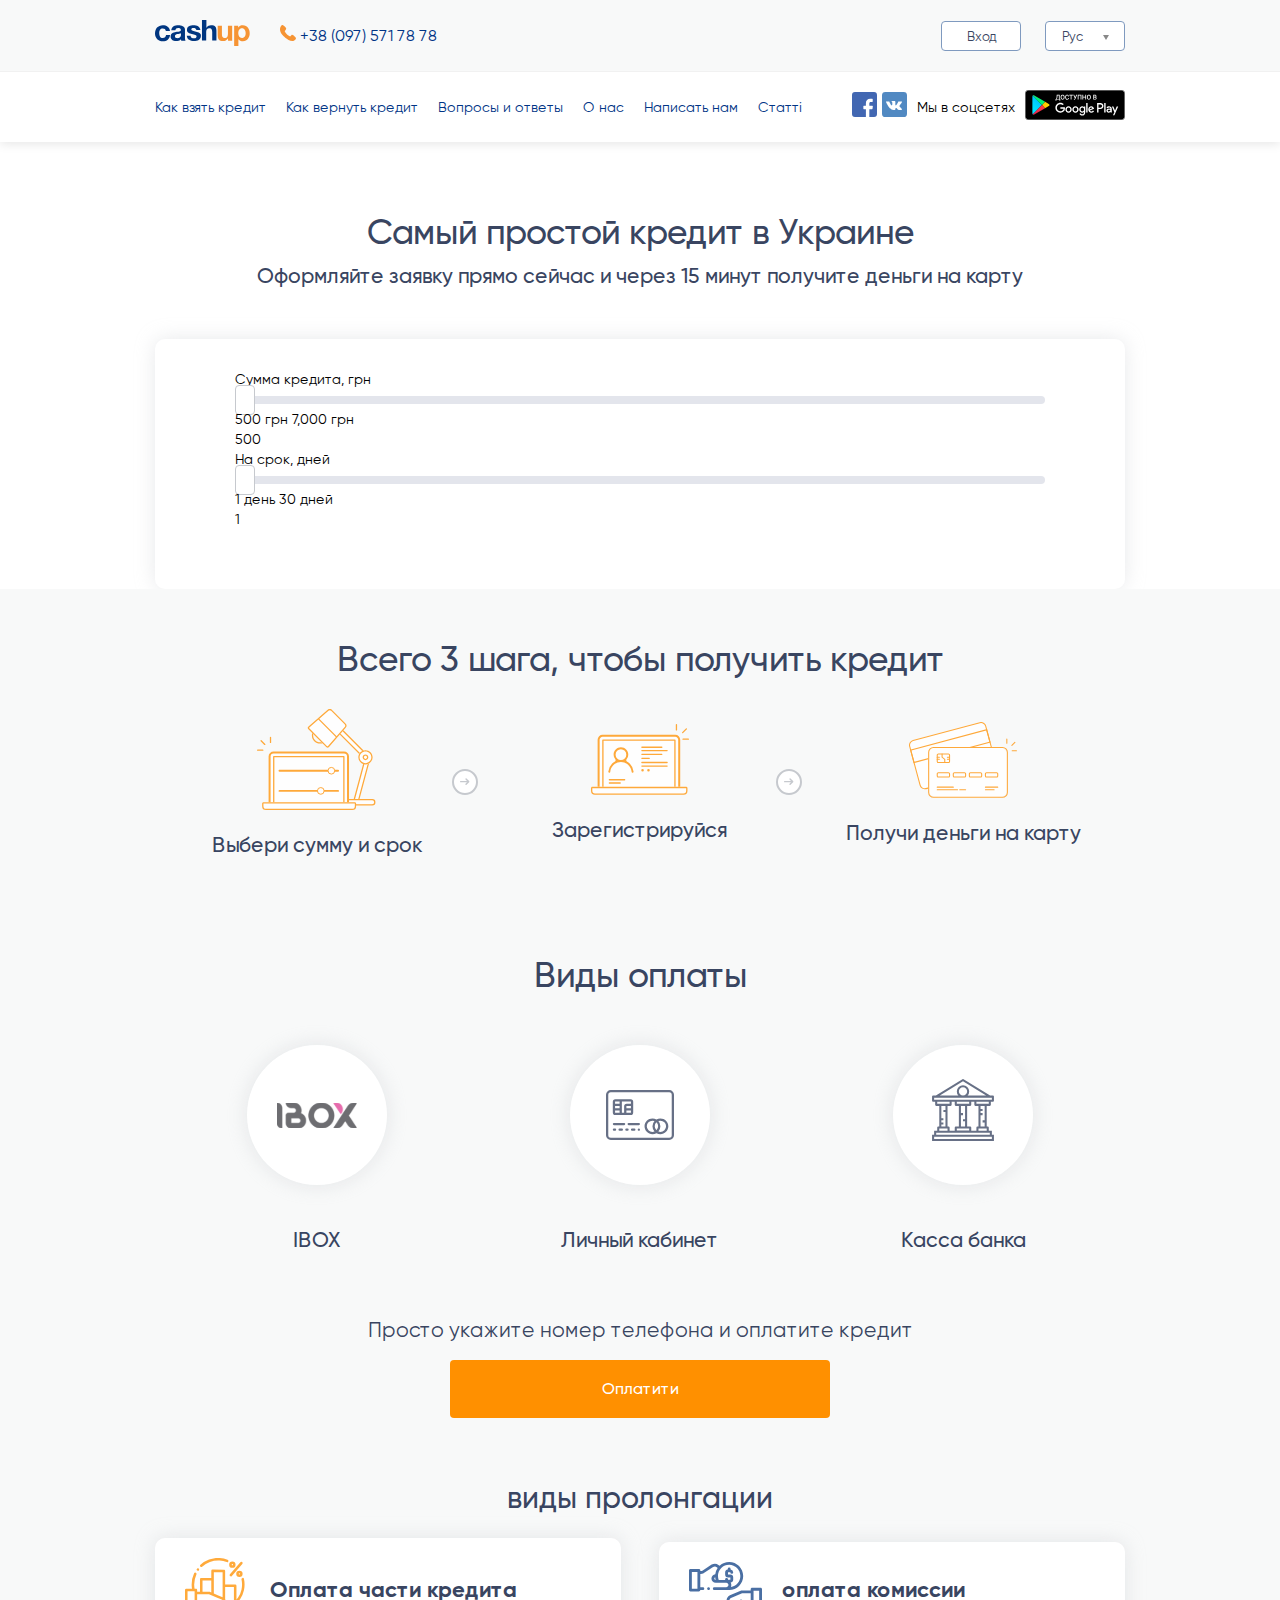
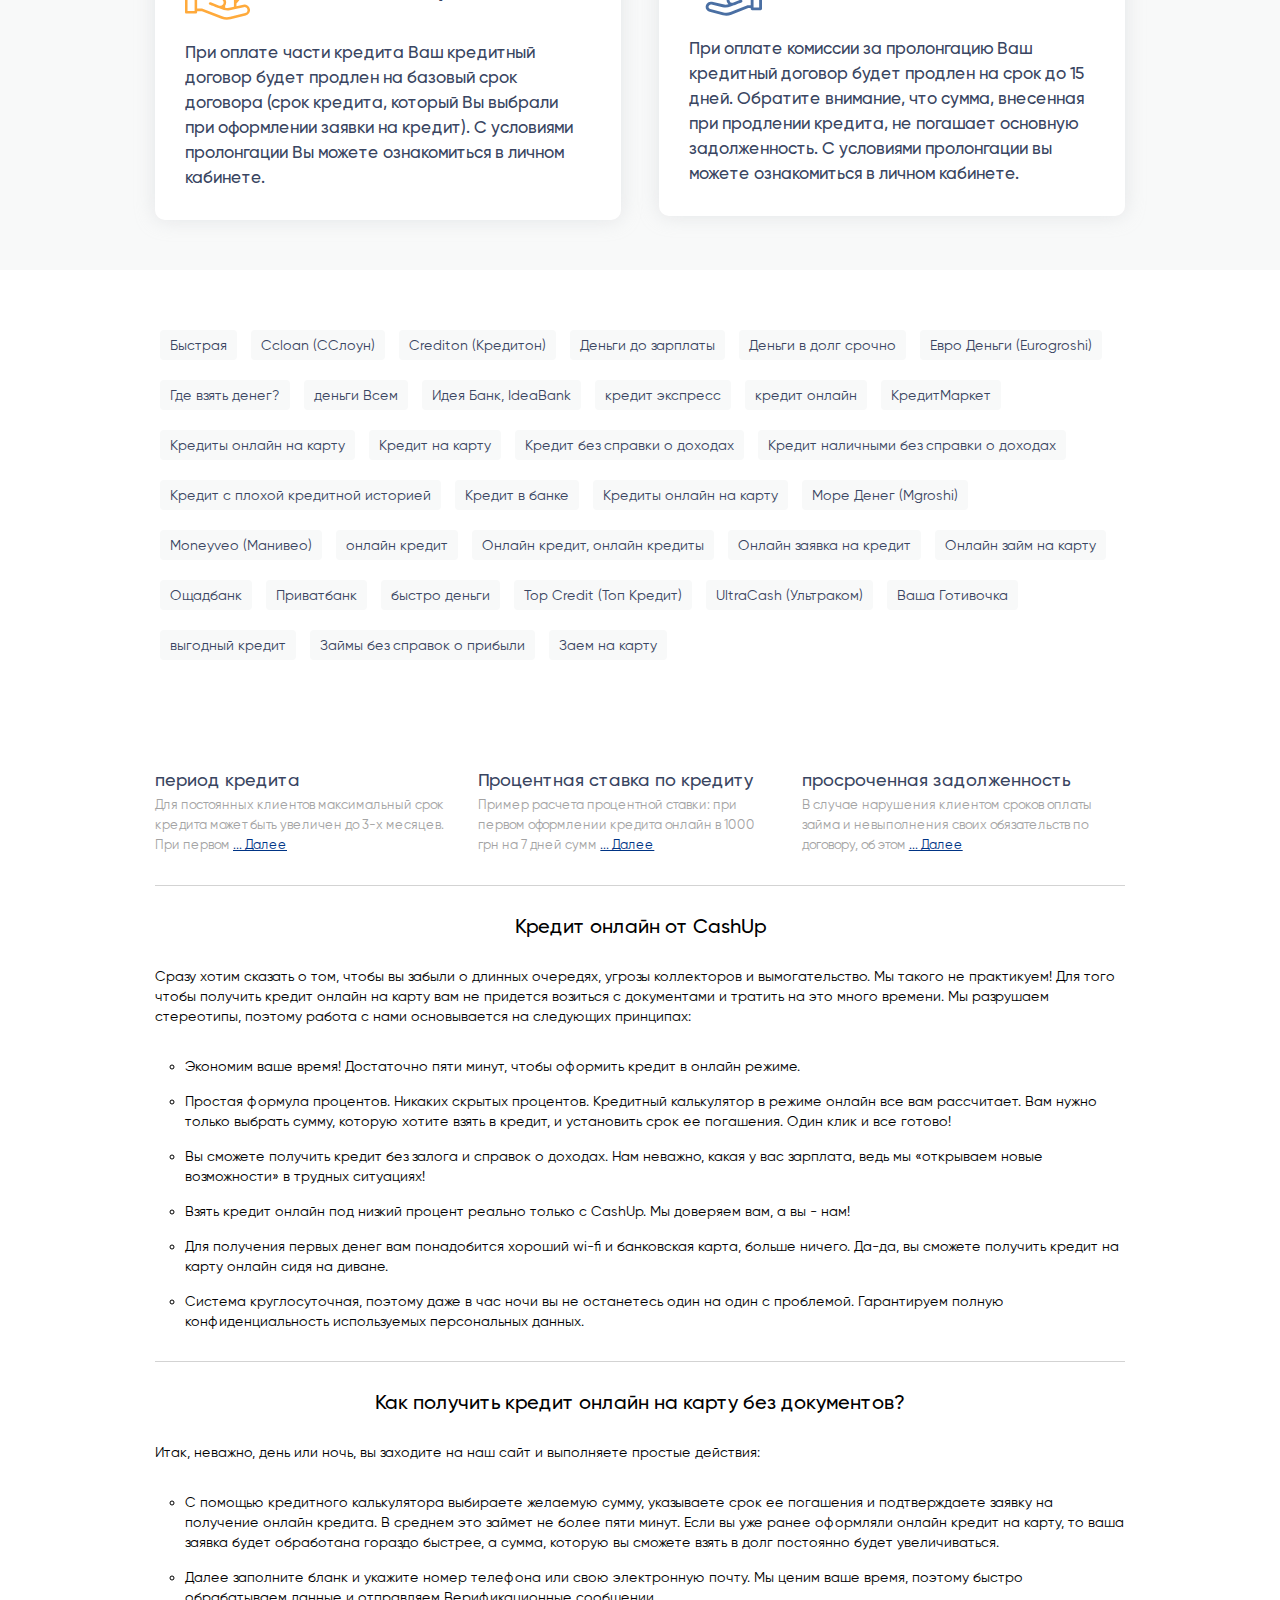
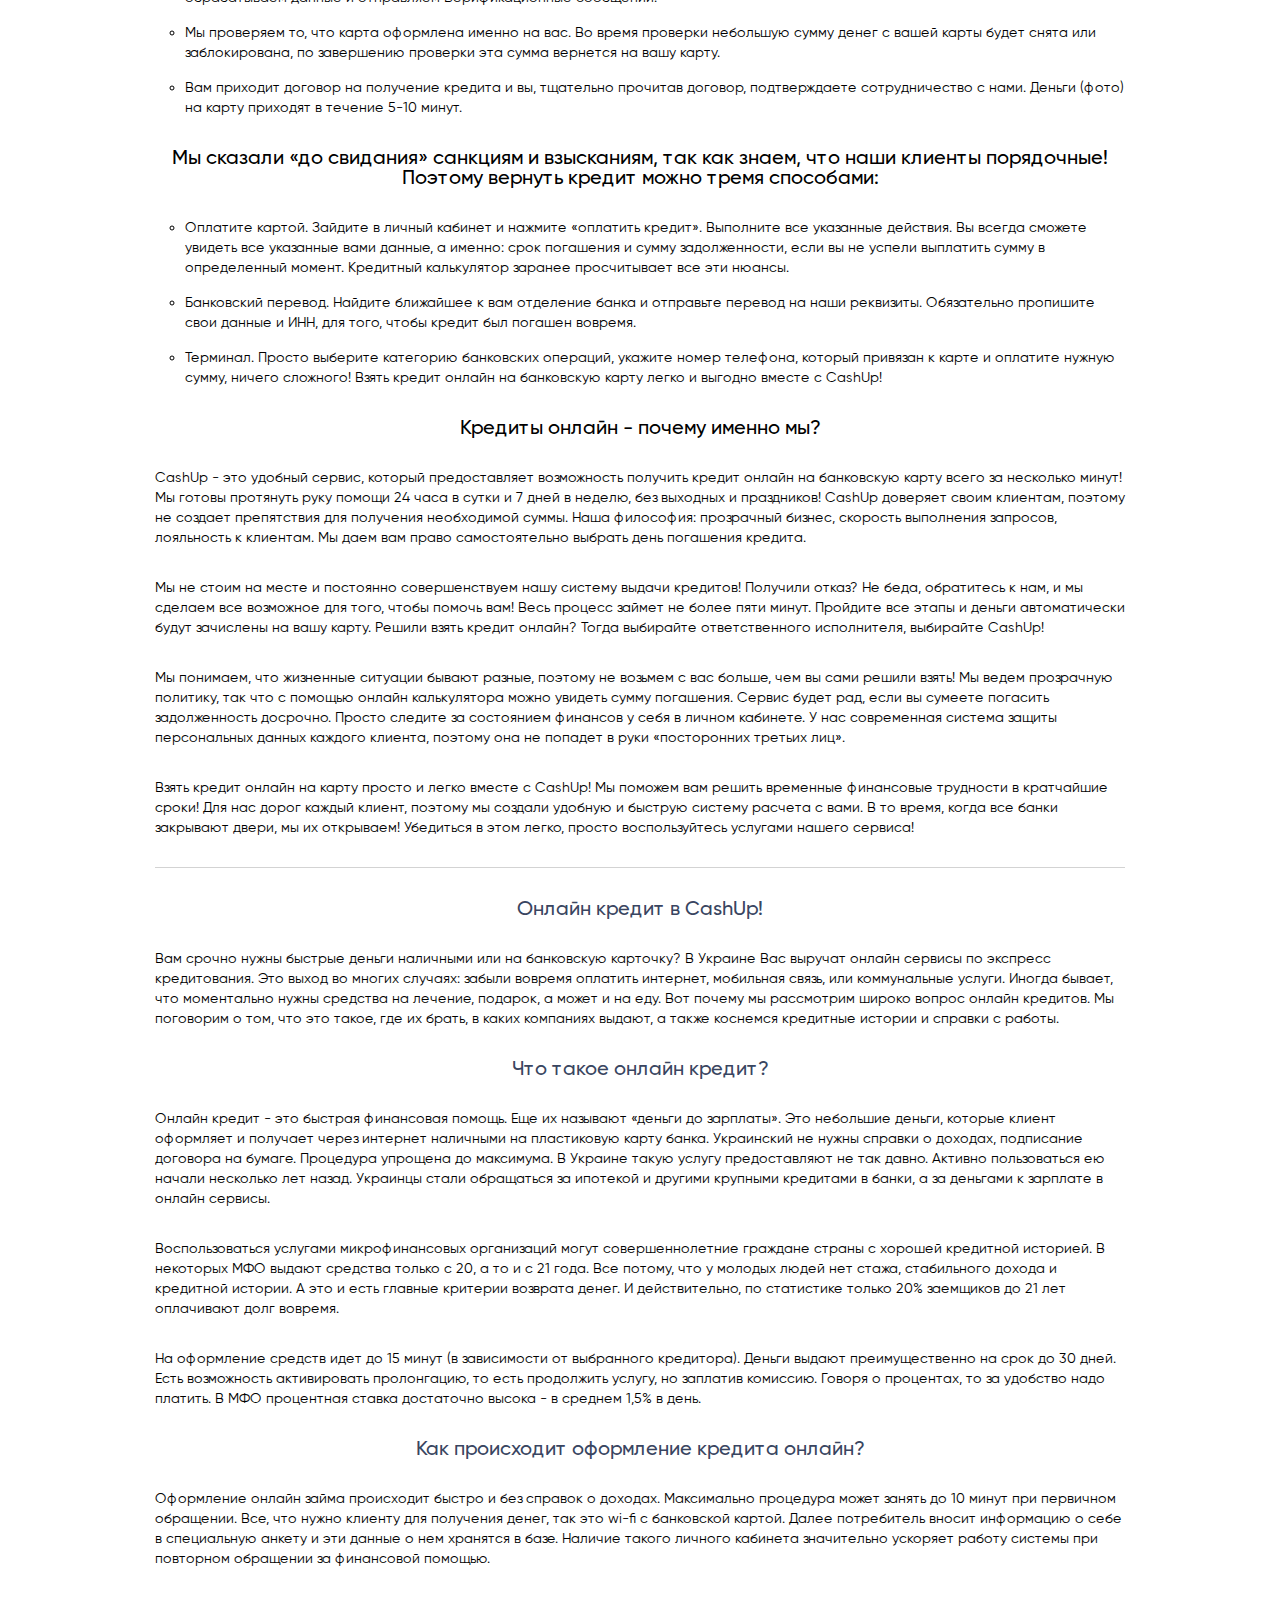
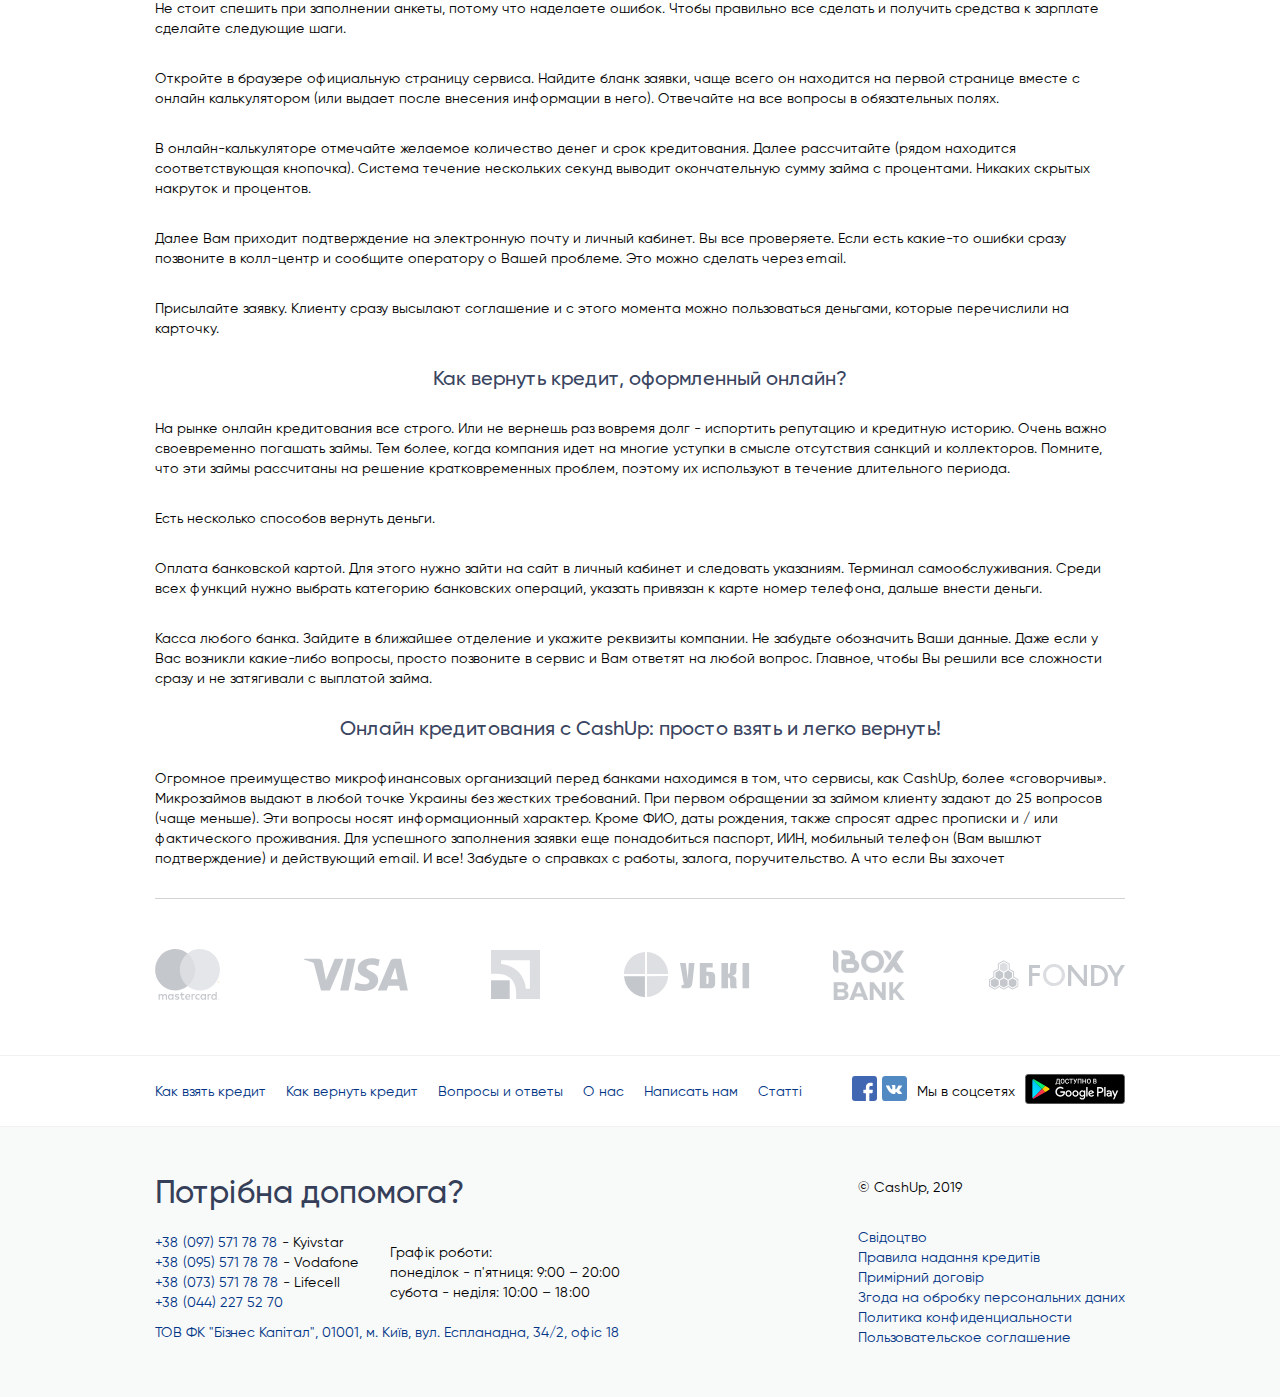
<file: cashup.com.ua/index.html>
<!doctype html>
<html lang="en">
<head>
    <!-- Required meta tags -->
    <meta charset="utf-8">
    <meta name="viewport" content="width=device-width, initial-scale=1, shrink-to-fit=no">

    <!-- CSS -->
    <link rel="stylesheet" href="css/style.css">

    <title>₴ Кредит онлайн от CashUp с выплатой на карту любого банка Украины! Выдаем кредиты онлайн на выгодных условиях в гривне за 15 минут!</title>
</head>

<body>
    <!-- HEADER -->
    <header class="header">
    	<div class="center d-flex">
    		<a href="/" class="logo">
    			<img src="img/logo.svg" alt="">
    		</a>

    		<a href="tel:+380975717878" class="header-tel">
    			<img src="img/phone.svg" alt="">
    			<span>+38 (097) 571 78 78</span>
    		</a>

    		<div class="group-btn">
    			<a href="#" class="btn">Вход</a>

    			<div class="select lang-select">
					<p class="view btn">---</p>
					<ul class="drop">
						<li class="selected">Рус</li>
						<li>Укр</li>
					</ul>
					<input type="hidden">
				</div>
    		</div>
    	</div>

        <nav class="nav">
            <div class="center d-flex">
                <ul class="d-flex">
                    <li><a href="kak-poluchit-kredit.html">Как взять кредит</a></li>
                    <li><a href="kak-vernut-kredit.html">Как вернуть кредит</a></li>
                    <li><a href="voprosyi-i-otvetyi.html">Вопросы и ответы</a></li>
                    <li><a href="o-nas.html">О нас</a></li>
                    <li><a href="napisat-nam.html">Написать нам</a></li>
                    <li><a href="single.html">Статті</a></li>
                </ul>

                <div class="social d-flex">
                    <a href="#"><img src="img/fb.svg"></a>
                    <a href="#"><img src="img/vk.svg"></a>
                    <span>Мы в соцсетях</span>
                    <a href="#" class="google-play">
                        <img src="img/google-play-badge-ru.svg">
                    </a>
                </div>
            </div>
        </nav>
    </header>
    <!-- END HEADER -->

    <!-- CALCULATOR -->
    <section class="calculator">
    	<div class="center">
    		<h1 class="title t-center">Самый простой кредит в Украине</h1>
    		<h2 class="subtitle t-center">Оформляйте заявку прямо сейчас и через 15 минут получите деньги на карту</h2>

    		<div id="calculator">
    			<div class="calculator-control">
    				<div class="range-slider">
    					<p class="title">Сумма кредита, грн</p>
    					<div class="group-btn">
    						<div>
    							<input class="range-slider__range" type="range" value="0" min="500" max="7000">
    							<span>500 грн</span>
    							<span>7,000 грн</span>
    						</div>    						
    						<span class="range-slider__value">0</span>
    					</div>
    				</div>

    				<div class="range-slider">
    					<p class="title">На срок, дней</p>
    					<div class="group-btn">
    						<div>
    							<input class="range-slider__range" type="range" value="1" min="1" max="30">
    							<span>1 день</span>
    							<span>30 дней</span>
    						</div>    						
    						<span class="range-slider__value">0</span>
    					</div>
    				</div>
    			</div>
    			<div class="calculator-info"></div>
    		</div>
    	</div>
    </section>
    <!-- END CALCULATOR -->

    <!-- STEP THREE -->
    <section class="step-three box bg-color">
        <div class="center">
            <h2 class="title t-center">Всего 3 шага, чтобы получить кредит</h2>
            <ul class="d-flex">
                <li>
                    <img src="img/desktop.svg">
                    <p class="text">Выбери сумму и срок</p>
                </li>
                <li>
                    <img src="img/register.svg">
                    <p class="text">Зарегистрируйся</p>
                </li>
                <li>
                    <img src="img/cards.svg">
                    <p class="text">Получи деньги на карту</p>
                </li>
            </ul>
        </div>
    </section>
    <!-- END STEP THREE -->

    <!-- REVIEWS -->
    <!-- END REVIEWS -->

    <!-- INTEREST RATE -->
    <!-- END INTEREST RATE -->

    <!-- VIEW PAY -->
    <section class="view-pay box bg-color">
        <div class="center t-center">
            <h2 class="title">Виды оплаты</h2>
            
            <ul class="d-flex">
                <li>
                    <img src="img/ibox.svg">
                    <p class="text">IBOX</p>
                </li>
                <li>
                    <img src="img/lk.svg">
                    <p class="text">Личный кабинет</p>
                </li>
                <li>
                    <img src="img/bank.svg">
                    <p class="text">Касса банка</p>
                </li>
            </ul>

            <h4 class="title">Просто укажите номер телефона и оплатите кредит</h4>

            <a href="#" class="btn-big orange">Оплатити</a>

            <h3 class="title">виды пролонгации</h3>

            <div class="d-flex view-pay__wrap">
                <div class="view-pay__info">
                    <div class="d-flex">
                        <img src="img/percent.svg">
                        <p class="title">Оплата части кредита</p>
                    </div>

                    <p>При оплате части кредита Ваш кредитный договор будет продлен на базовый срок договора (срок кредита, который Вы выбрали при оформлении заявки на кредит). С условиями пролонгации Вы можете ознакомиться в личном кабинете.</p>
                </div>

                <div class="view-pay__info">
                    <div class="d-flex">
                        <img src="img/commission.svg">
                        <p class="title">оплата комиссии</p>
                    </div>

                    <p>При оплате комиссии за пролонгацию Ваш кредитный договор будет продлен на срок до 15 дней. Обратите внимание, что сумма, внесенная при продлении кредита, не погашает основную задолженность. С условиями пролонгации вы можете ознакомиться в личном кабинете.</p>
                </div>
            </div>
        </div>
    </section>
    <!-- END VIEW PAY -->

    <!-- TAGS -->
    <div class="tags box">
        <div class="center">
            <a href="#">Быстрая</a>
            <a href="#">Ccloan (ССлоун)</a>
            <a href="#">Crediton (Кредитон)</a>
            <a href="#">Деньги до зарплаты</a>
            <a href="#">Деньги в долг срочно</a>
            <a href="#">Евро Деньги (Eurogroshi)</a>
            <a href="#">Где взять денег?</a>
            <a href="#">деньги Всем</a>
            <a href="#">Идея Банк, IdeaBank</a>
            <a href="#">кредит экспресс</a>
            <a href="#">кредит онлайн</a>
            <a href="#">КредитМаркет</a>
            <a href="#">Кредиты онлайн на карту</a>
            <a href="#">Кредит на карту</a>
            <a href="#">Кредит без справки о доходах</a>
            <a href="#">Кредит наличными без справки о доходах</a>
            <a href="#">Кредит с плохой кредитной историей</a>
            <a href="#">Кредит в банке</a>
            <a href="#">Кредиты онлайн на карту</a>
            <a href="#">Море Денег (Mgroshi)</a>
            <a href="#">Moneyveo (Манивео)</a>
            <a href="#">онлайн кредит</a>
            <a href="#">Онлайн кредит, онлайн кредиты</a>
            <a href="#">Онлайн заявка на кредит</a>
            <a href="#">Онлайн займ на карту</a>
            <a href="#">Ощадбанк</a>
            <a href="#">Приватбанк</a>
            <a href="#">быстро деньги</a>
            <a href="#">Top Credit (Топ Кредит)</a>
            <a href="#">UltraCash (Ультраком)</a>
            <a href="#">Ваша Готивочка</a>
            <a href="#">выгодный кредит</a>
            <a href="#">Займы без справок о прибыли</a>
            <a href="#">Заем на карту</a>
        </div>
    </div>
    <!--  END TAGS -->

    <!-- CREDIT INFO -->
    <div class="credit-info box">
        <div class="center">
            <div class="head d-flex">
                <div class="head-item">
                    <h3>период кредита</h3>
                    <p>Для постоянных клиентов максимальный срок кредита может быть увеличен до 3-х месяцев. При первом <a href="#" class="read">... Далее</a></p>
                </div>
                <div class="head-item">
                    <h3>Процентная ставка по кредиту</h3>
                    <p>Пример расчета процентной ставки: при первом оформлении кредита онлайн в 1000 грн на 7 дней сумм <a href="#" class="read">... Далее</a></p>
                </div>
                <div class="head-item">
                    <h3>просроченная задолженность</h3>
                    <p>В случае нарушения клиентом сроков оплаты займа и невыполнения своих обязательств по договору, об этом <a href="#" class="read">... Далее</a></p>                    
                </div>
            </div>

            <div class="info-text">
                <div class="info-text__section">
                    <h6>Кредит онлайн от CashUp</h6>
                    <p>Сразу хотим сказать о том, чтобы вы забыли о длинных очередях, угрозы коллекторов и вымогательство. Мы такого не практикуем! Для того чтобы получить кредит онлайн на карту вам не придется возиться с документами и тратить на это много времени. Мы разрушаем стереотипы, поэтому работа с нами основывается на следующих принципах: </p>
                    <ul>
                        <li>Экономим ваше время! Достаточно пяти минут, чтобы оформить кредит в онлайн режиме.</li>
                        <li>Простая формула процентов. Никаких скрытых процентов. Кредитный калькулятор в режиме онлайн все вам рассчитает. Вам нужно только выбрать сумму, которую хотите взять в кредит, и установить срок ее погашения. Один клик и все готово! </li>
                        <li>Вы сможете получить кредит без залога и справок о доходах. Нам неважно, какая у вас зарплата, ведь мы «открываем новые возможности» в трудных ситуациях! </li>
                        <li>Взять кредит онлайн под низкий процент реально только с CashUp. Мы доверяем вам, а вы - нам! </li>
                        <li>Для получения первых денег вам понадобится хороший wi-fi и банковская карта, больше ничего. Да-да, вы сможете получить кредит на карту онлайн сидя на диване.</li>
                        <li>Система круглосуточная, поэтому даже в час ночи вы не останетесь один на один с проблемой. Гарантируем полную конфиденциальность используемых персональных данных.</li>
                    </ul>
                </div>

                <div class="info-text__section">
                    <h6>Как получить кредит онлайн на карту без документов? </h6>
                    <p>Итак, неважно, день или ночь, вы заходите на наш сайт и выполняете простые действия: </p>
                    <ul>
                        <li>С помощью кредитного калькулятора выбираете желаемую сумму, указываете срок ее погашения и подтверждаете заявку на получение онлайн кредита.  В среднем это займет не более пяти минут. Если вы уже ранее оформляли онлайн кредит на карту, то ваша заявка будет обработана гораздо быстрее, а сумма, которую вы сможете взять в долг постоянно будет увеличиваться.</li>
                        <li>Далее заполните бланк и укажите номер телефона или свою электронную почту.  Мы ценим ваше время, поэтому быстро обрабатываем данные и отправляем Верификационные сообщении.</li>
                        <li>Мы проверяем то, что карта оформлена именно на вас. Во время проверки небольшую сумму денег с вашей карты будет снята или заблокирована, по завершению проверки эта сумма вернется на вашу карту.</li>
                        <li>Вам приходит договор на получение кредита и вы, тщательно прочитав договор, подтверждаете сотрудничество с нами. Деньги (фото) на карту приходят в течение 5-10 минут.</li>
                    </ul>

                    <h6>Мы сказали «до свидания» санкциям и взысканиям, так как знаем, что наши клиенты порядочные! Поэтому вернуть кредит можно тремя способами: </h6>
                    <ul>
                        <li>Оплатите картой. Зайдите в личный кабинет и нажмите «оплатить кредит». Выполните все указанные действия. Вы всегда сможете увидеть все указанные вами данные, а именно: срок погашения и сумму задолженности, если вы не успели выплатить сумму в определенный момент. Кредитный калькулятор заранее просчитывает все эти нюансы.</li>
                        <li>Банковский перевод. Найдите ближайшее к вам отделение банка и отправьте перевод на наши реквизиты. Обязательно пропишите свои данные и ИНН, для того, чтобы кредит был погашен вовремя.</li>
                        <li>Терминал. Просто выберите категорию банковских операций, укажите номер телефона, который привязан к карте и оплатите нужную сумму, ничего сложного! Взять кредит онлайн на банковскую карту легко и выгодно вместе с CashUp!</li>
                    </ul>

                    <h6>Кредиты онлайн - почему именно мы?</h6>
                    <p>CashUp - это удобный сервис, который предоставляет возможность получить кредит онлайн на банковскую карту всего за несколько минут! Мы готовы протянуть руку помощи 24 часа в сутки и 7 дней в неделю, без выходных и праздников! CashUp доверяет своим клиентам, поэтому не создает препятствия для получения необходимой суммы. Наша философия: прозрачный бизнес, скорость выполнения запросов, лояльность к клиентам. Мы даем вам право самостоятельно выбрать день погашения кредита.</p>
                    <p>Мы не стоим на месте и постоянно совершенствуем нашу систему выдачи кредитов! Получили отказ? Не беда, обратитесь к нам, и мы сделаем все возможное для того, чтобы помочь вам! Весь процесс займет не более пяти минут. Пройдите все этапы и деньги автоматически будут зачислены на вашу карту. Решили взять кредит онлайн? Тогда выбирайте ответственного исполнителя, выбирайте CashUp!</p>
                    <p>Мы понимаем, что жизненные ситуации бывают разные, поэтому не возьмем с вас больше, чем вы сами решили взять! Мы ведем прозрачную политику, так что с помощью онлайн калькулятора можно увидеть сумму погашения. Сервис будет рад, если вы сумеете погасить задолженность досрочно. Просто следите за состоянием финансов у себя в личном кабинете. У нас современная система защиты персональных данных каждого клиента, поэтому она не попадет в руки «посторонних третьих лиц».</p>
                    <p>Взять кредит онлайн на карту просто и легко вместе с CashUp! Мы поможем вам решить временные финансовые трудности в кратчайшие сроки! Для нас дорог каждый клиент, поэтому мы создали удобную и быструю систему расчета с вами. В то время, когда все банки закрывают двери, мы их открываем! Убедиться в этом легко, просто воспользуйтесь услугами нашего сервиса!</p>
                </div>

                <div class="info-text__section">
                    <h6 class="color-blue">Онлайн кредит в CashUp!</h6>
                    <p>Вам срочно нужны быстрые деньги наличными или на банковскую карточку? В Украине Вас выручат онлайн сервисы по экспресс кредитования. Это выход во многих случаях: забыли вовремя оплатить интернет, мобильная связь, или коммунальные услуги. Иногда бывает, что моментально нужны средства на лечение, подарок, а может и на еду. Вот почему мы рассмотрим широко вопрос онлайн кредитов. Мы поговорим о том, что это такое, где их брать, в каких компаниях выдают, а также коснемся кредитные истории и справки с работы.</p>

                    <h6 class="color-blue">Что такое онлайн кредит?</h6>
                    <p>Онлайн кредит - это быстрая финансовая помощь. Еще их называют «деньги до зарплаты». Это небольшие деньги, которые клиент оформляет и получает через интернет наличными на пластиковую карту банка. Украинский не нужны справки о доходах, подписание договора на бумаге. Процедура упрощена до максимума. В Украине такую ​​услугу предоставляют не так давно. Активно пользоваться ею начали несколько лет назад. Украинцы стали обращаться за ипотекой и другими крупными кредитами в банки, а за деньгами к зарплате в онлайн сервисы.</p>
                    <p>Воспользоваться услугами микрофинансовых организаций могут совершеннолетние граждане страны с хорошей кредитной историей. В некоторых МФО выдают средства только с 20, а то и с 21 года. Все потому, что у молодых людей нет стажа, стабильного дохода и кредитной истории. А это и есть главные критерии возврата денег. И действительно, по статистике только 20% заемщиков до 21 лет оплачивают долг вовремя.</p>
                    <p>На оформление средств идет до 15 минут (в зависимости от выбранного кредитора). Деньги выдают преимущественно на срок до 30 дней. Есть возможность активировать пролонгацию, то есть продолжить услугу, но заплатив комиссию. Говоря о процентах, то за удобство надо платить. В МФО процентная ставка достаточно высока - в среднем 1,5% в день.</p>

                    <h6 class="color-blue">Как происходит оформление кредита онлайн?</h6>
                    <p>Оформление онлайн займа происходит быстро и без справок о доходах. Максимально процедура может занять до 10 минут при первичном обращении. Все, что нужно клиенту для получения денег, так это wi-fi с банковской картой. Далее потребитель вносит информацию о себе в специальную анкету и эти данные о нем хранятся в базе. Наличие такого личного кабинета значительно ускоряет работу системы при повторном обращении за финансовой помощью.</p>
                    <p>Не стоит спешить при заполнении анкеты, потому что наделаете ошибок. Чтобы правильно все сделать и получить средства к зарплате сделайте следующие шаги.</p>
                    <p>Откройте в браузере официальную страницу сервиса. Найдите бланк заявки, чаще всего он находится на первой странице вместе с онлайн калькулятором (или выдает после внесения информации в него). Отвечайте на все вопросы в обязательных полях.</p>
                    <p>В онлайн-калькуляторе отмечайте желаемое количество денег и срок кредитования. Далее рассчитайте (рядом находится соответствующая кнопочка). Система течение нескольких секунд выводит окончательную сумму займа с процентами. Никаких скрытых накруток и процентов.</p>
                    <p>Далее Вам приходит подтверждение на электронную почту и личный кабинет. Вы все проверяете. Если есть какие-то ошибки сразу позвоните в колл-центр и сообщите оператору о Вашей проблеме. Это можно сделать через email.</p>
                    <p>Присылайте заявку. Клиенту сразу высылают соглашение и с этого момента можно пользоваться деньгами, которые перечислили на карточку.</p>

                    <h6 class="color-blue">Как вернуть кредит, оформленный онлайн?</h6>
                    <p>На рынке онлайн кредитования все строго. Или не вернешь раз вовремя долг - испортить репутацию и кредитную историю. Очень важно своевременно погашать займы. Тем более, когда компания идет на многие уступки в смысле отсутствия санкций и коллекторов. Помните, что эти займы рассчитаны на решение кратковременных проблем, поэтому их используют в течение длительного периода.</p>
                    <p>Есть несколько способов вернуть деньги.</p>
                    <p>Оплата банковской картой. Для этого нужно зайти на сайт в личный кабинет и следовать указаниям. Терминал самообслуживания. Среди всех функций нужно выбрать категорию банковских операций, указать привязан к карте номер телефона, дальше внести деньги.</p>
                    <p>Касса любого банка. Зайдите в ближайшее отделение и укажите реквизиты компании. Не забудьте обозначить Ваши данные. Даже если у Вас возникли какие-либо вопросы, просто позвоните в сервис и Вам ответят на любой вопрос. Главное, чтобы Вы решили все сложности сразу и не затягивали с выплатой займа.</p>

                    <h6 class="color-blue">Онлайн кредитования с CashUp: просто взять и легко вернуть!</h6>
                    <p>Огромное преимущество микрофинансовых организаций перед банками находимся в том, что сервисы, как CashUp, более «сговорчивы». Микрозаймов выдают в любой точке Украины без жестких требований. При первом обращении за займом клиенту задают до 25 вопросов (чаще меньше). Эти вопросы носят информационный характер. Кроме ФИО, даты рождения, также спросят адрес прописки и / или фактического проживания. Для успешного заполнения заявки еще понадобиться паспорт, ИИН, мобильный телефон (Вам вышлют подтверждение) и действующий email. И все! Забудьте о справках с работы, залога, поручительство. А что если Вы захочет</p>
                </div>
            </div>
        </div>
    </div>
    <!-- // CREDIT INFO -->

    <!-- CLIENTS -->
    <div class="clients box">
        <div class="center d-flex">
            <div class="client-item">
                <img src="img/mc.svg">
            </div>
            <div class="client-item">
                <img src="img/visa.svg">
            </div>
            <div class="client-item">
                <img src="img/privat-bank.svg">
            </div>
            <div class="client-item">
                <img src="img/ubki.svg">
            </div>
            <div class="client-item">
                <img src="img/ibox.png">
            </div>
            <div class="client-item">
                <img src="img/fondy-logo.svg">
            </div>
        </div>
    </div>
    <!-- END CLIENTS -->

    <!-- FOOTER -->
    <footer class="footer">
        <nav class="nav">
            <div class="center d-flex">
                <ul class="d-flex">
                    <li><a href="kak-poluchit-kredit.html">Как взять кредит</a></li>
                    <li><a href="kak-vernut-kredit.html">Как вернуть кредит</a></li>
                    <li><a href="voprosyi-i-otvetyi.html">Вопросы и ответы</a></li>
                    <li><a href="o-nas.html">О нас</a></li>
                    <li><a href="napisat-nam.html">Написать нам</a></li>
                    <li><a href="single.html">Статті</a></li>
                </ul>

                <div class="social d-flex">
                    <a href="#"><img src="img/fb.svg"></a>
                    <a href="#"><img src="img/vk.svg"></a>
                    <span>Мы в соцсетях</span>
                    <a href="#" class="google-play">
                        <img src="img/google-play-badge-ru.svg">
                    </a>
                </div>
            </div>
        </nav>

        <div class="footer-content bg-color box">
            <div class="center d-flex">
                <div class="left">
                    <h3 class="footer-title">Потрібна допомога?</h3>

                    <div class="d-flex">
                        <div class="footer-tel">
                            <p><a href="tel:+380975717878">+38 (097) 571 78 78</a><span> - Kyivstar</span></p>
                            <p><a href="tel:+380955717878">+38 (095) 571 78 78</a><span> - Vodafone</span></p>
                            <p><a href="tel:+380735717878">+38 (073) 571 78 78</a><span> - Lifecell</span></p>
                            <p><a href="tel:+380442275270">+38 (044) 227 52 70</a></p>
                        </div>

                        <div class="footer-schedule">
                            <p>Графік роботи:</p>
                            <p>понеділок - п'ятниця: 9:00 – 20:00</p>
                            <p>субота - неділя: 10:00 – 18:00</p>
                        </div>
                    </div>

                    <p class="link-company"><a href="">ТОВ ФК "Бізнес Капітал", 01001, м. Київ, вул. Еспланадна, 34/2, офіс 18</a></p>
                </div>

                <div class="right">
                    <p class="copy">© CashUp, 2019</p>
                    <div class="grou-link">
                        <p><a href="#">Свідоцтво</a></p>
                        <p><a href="#">Правила надання кредитів</a></p>
                        <p><a href="#">Примірний договір</a></p>
                        <p><a href="#">Згода на обробку персональних даних</a></p>
                        <p><a href="#">Политика конфиденциальности</a></p>
                        <p><a href="#">Пользовательское соглашение</a></p>
                    </div>
                </div>
            </div>
        </div>
    </footer>
    <!-- END FOOTER -->

    <!-- JavaScript -->
    <script src="js/main.js"></script>
</body>
</html>
</file>
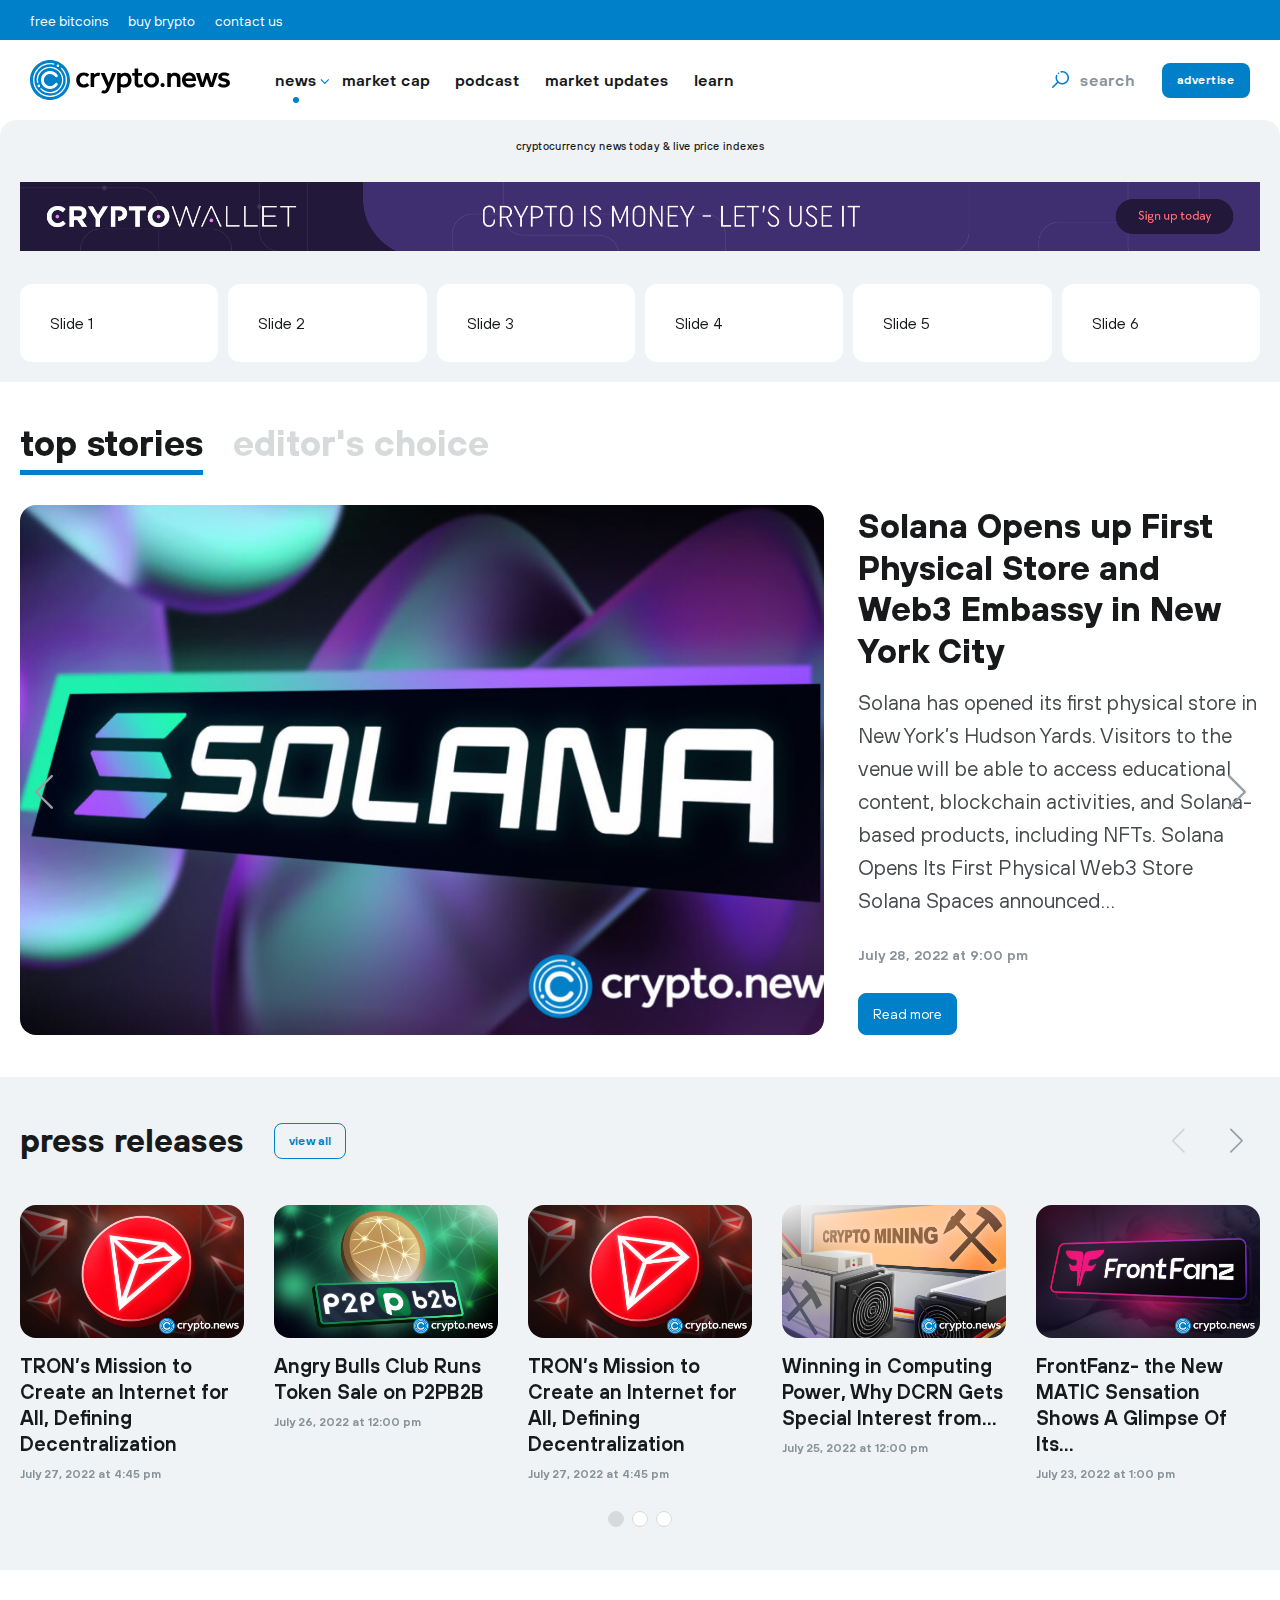
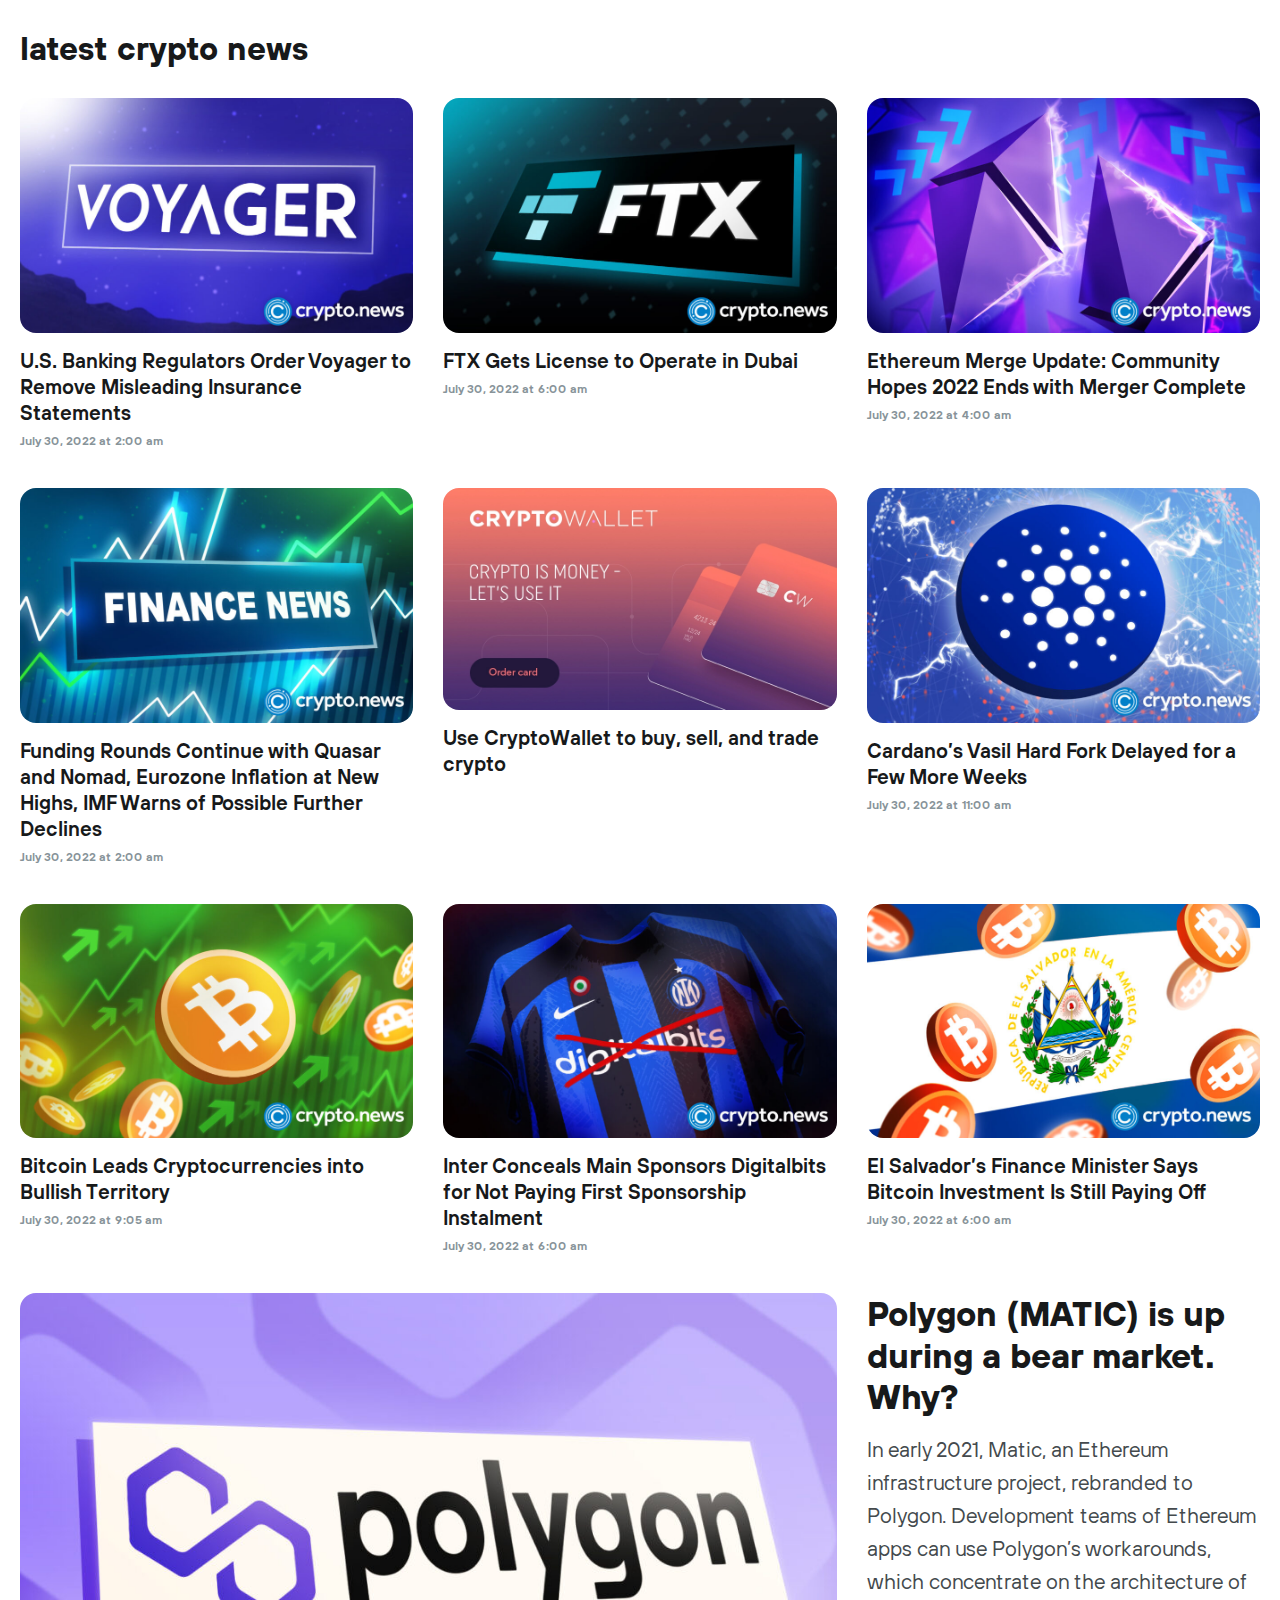
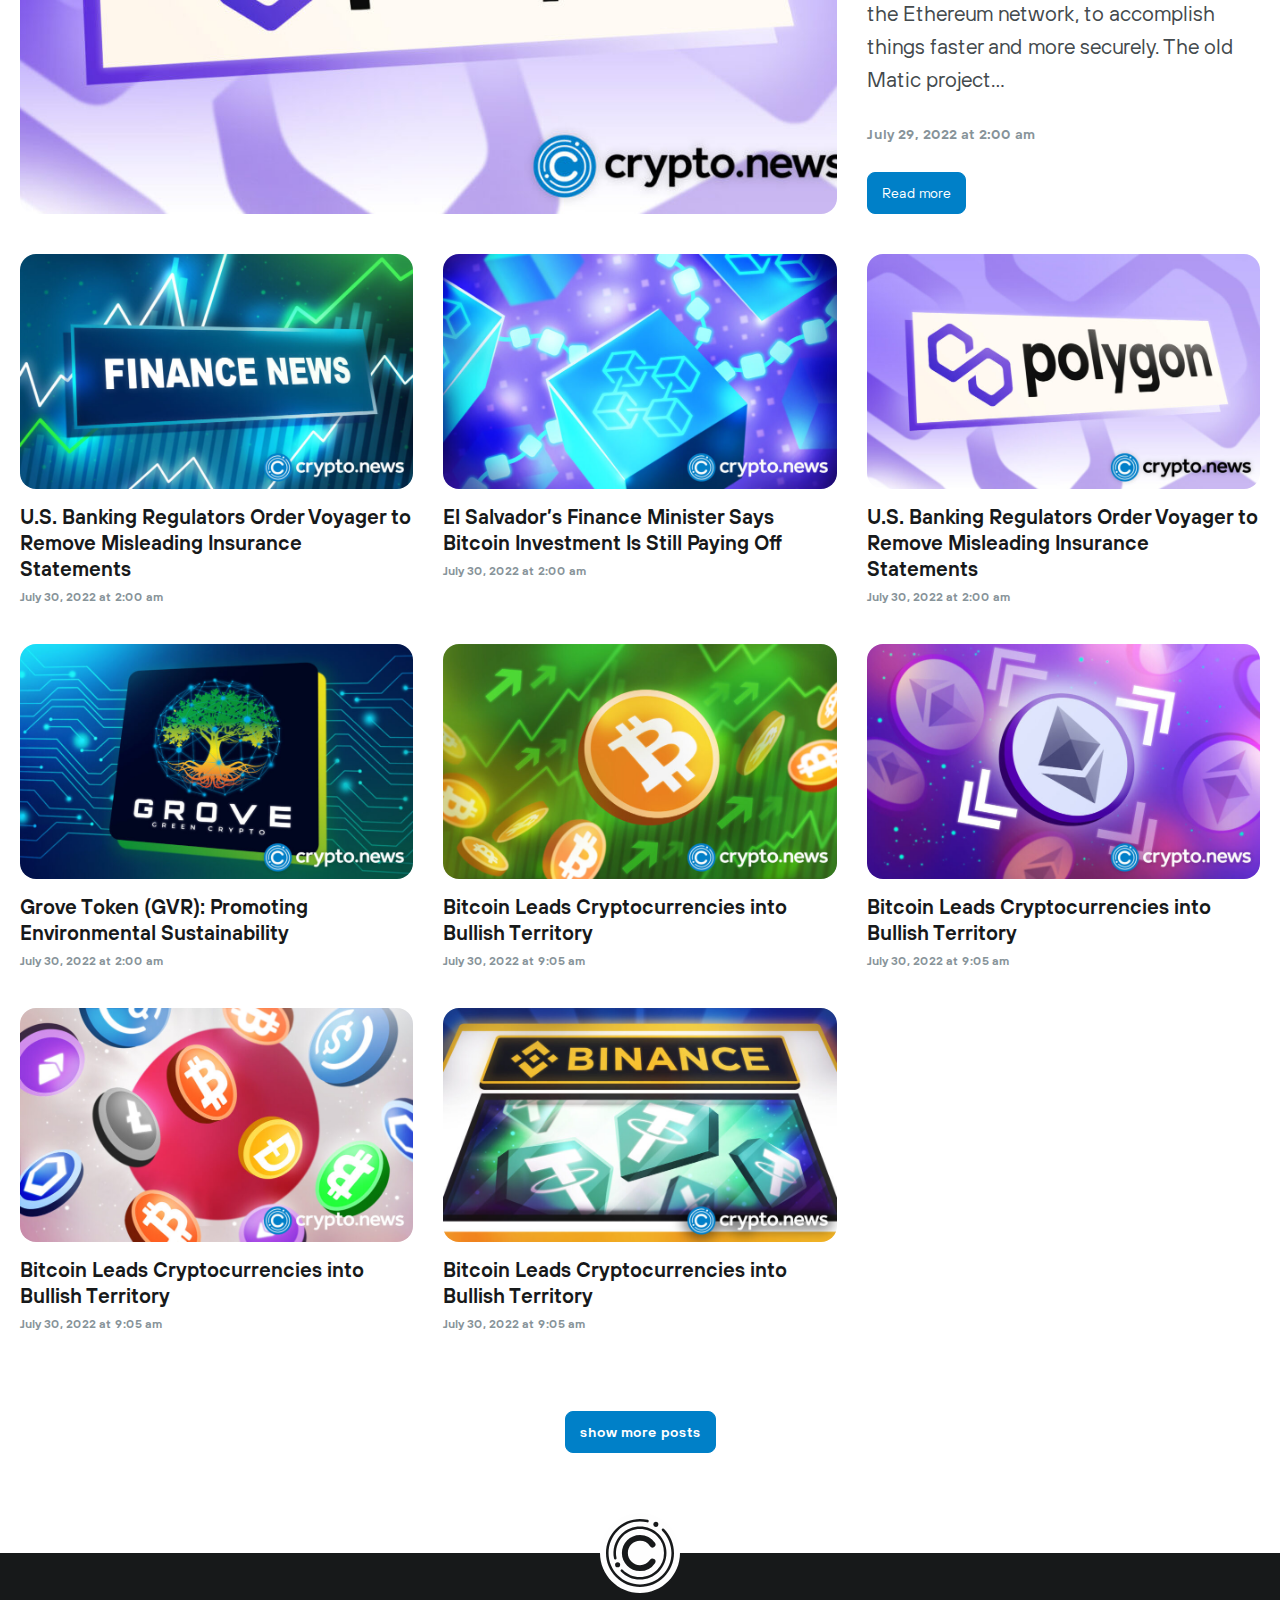
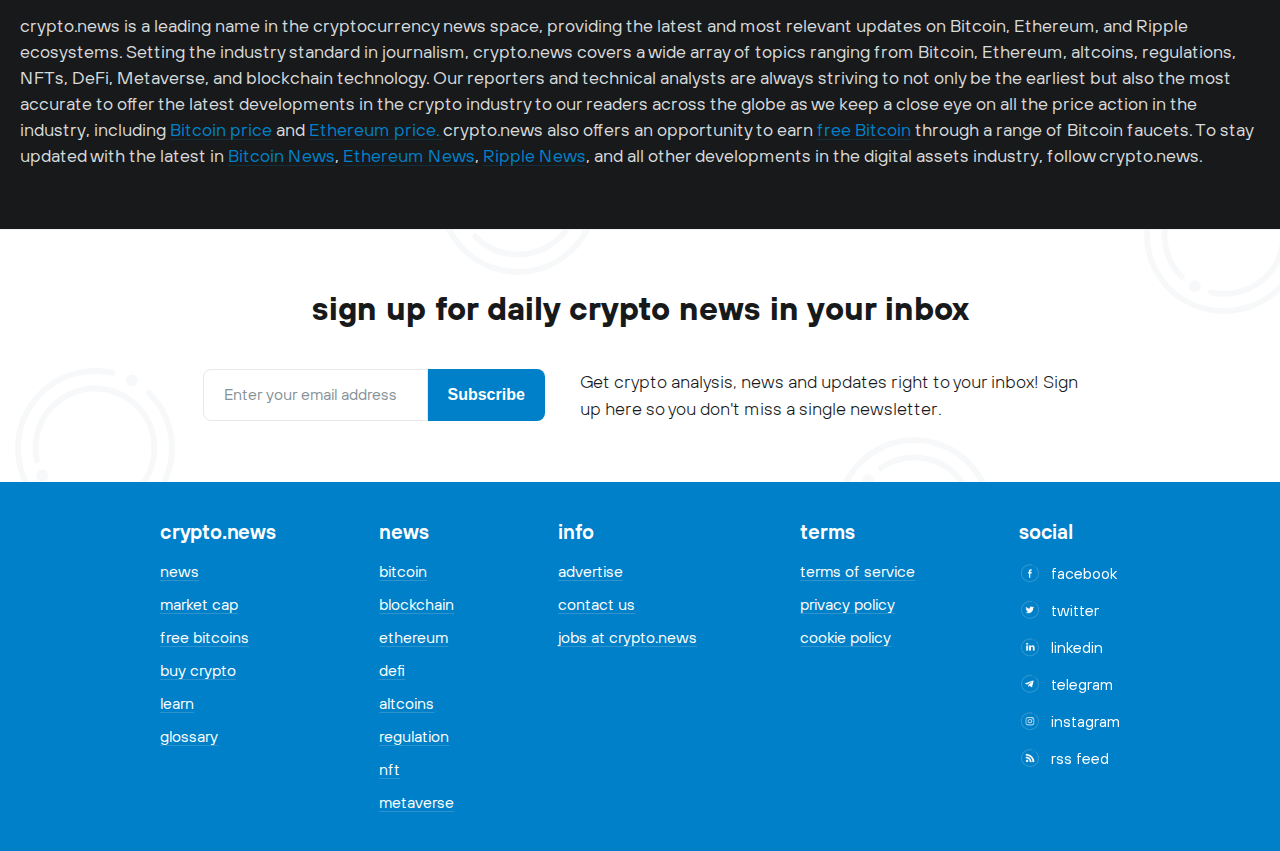
<file: crypto /index.html>
<!DOCTYPE html>
<html lang="en">
<head>
	<meta charset="UTF-8">
	<meta name="viewport" content="width=device-width, initial-scale=1">
	<title>Document</title>
	<link rel="stylesheet" href="css/swiper-bundle.min.css">
	<link rel="stylesheet" href="css/style.css">
</head>
<body>

<div class="page-home page">
<!-- HEADER -->
<div class="header-top">
	<ul>
		<li>
			<a href="#">free bitcoins</a>
		</li>

		<li>
			<a href="#">buy brypto</a>
		</li>

		<li>
			<a href="#">contact us</a>
		</li>
	</ul>
</div>	

<header class="header">
	<a href="#" class="logo">
		<img src="img/logo.svg">
	</a>

	<nav>
		<ul class="menu">
			<li class="active">
				<a href="#" class="btn-drop active">news</a>

				<ul class="sub-menu">
					<li><a href="#" class="active">all</a></li>	
					<li><a href="#">bitcoin</a></li>	
					<li><a href="#">Blockchain</a></li>	
					<li><a href="#">Ethereum</a></li>	
					<li><a href="#">DeFi</a></li>	
					<li><a href="#">Altcoins</a></li>	
					<li><a href="#">Regulation</a></li>	
					<li><a href="#">nft</a></li>	
					<li><a href="#">Metaverse</a></li>	
				</ul>
			</li>

			<li>
				<a href="#">market cap</a>
			</li>

			<li>
				<a href="#">podcast</a>
			</li>

			<li>
				<a href="#">market updates</a>
			</li>

			<li>
				<a href="#">learn</a>
			</li>
		</ul>
	</nav>

	<div class="secondary">
		<a href="#" class="btn-toggle">search</a>
		<a href="#" class="btn-link">advertise</a>
	</div>

	<div class="drop-search">
		<form action="#" class="form-search">
			<input type="search" name="name" placeholder="search">
			<input type="submit" name="name" class="btn" value="search">
		</form>

		<a href="#" class="btn-close"></a>
	</div>	
</header>
<!-- // HEADER -->

<!-- TICKERS -->
<div class="tickers">
	<div class="center">
		<h6>cryptocurrency news today & live price indexes</h6>

		<a href="#"><img src="img/banner.webp"></a>

		<div class="tickers-slider">
			<!-- Additional required wrapper -->
			<div class="swiper-wrapper">
			    <!-- Slides -->
			    <div class="swiper-slide">Slide 1</div>
			    <div class="swiper-slide">Slide 2</div>
			    <div class="swiper-slide">Slide 3</div>
			    <div class="swiper-slide">Slide 4</div>
			    <div class="swiper-slide">Slide 5</div>
			    <div class="swiper-slide">Slide 6</div>
			</div>

		  	<!-- If we need navigation buttons -->
		  	<div class="swiper-button-prev"></div>
		  	<div class="swiper-button-next"></div>
		</div>
	</div>
</div>
<!-- // TICKERS -->

<!--POSTS -->
<div class="posts">
	<div class="center">
		<!-- TABS-->
		<div class="tabs">
		    <ul class="tabs-nav">
		        <li class="tab-btn active">top stories</li>
		        <li class="tab-btn">editor's choice</li>
		    </ul>
		
		    <ul class="tabs-content">
		        <li class="tab-item active">
		            <div class="posts-slider">
						<!-- Additional required wrapper -->
						<div class="swiper-wrapper">
						    <!-- Slides -->
						    <div class="swiper-slide">
						    	<div class="post-wrap">
						    		<div class="images">
						    			<img src="img/post-1.jpg">
						    		</div>

						    		<div class="content">
						    			<a href="#">
						    				<h3>Solana Opens up First Physical Store and Web3 Embassy in New York City</h3>
						    			</a>

						    			<p class="text">Solana has opened its first physical store in New York’s Hudson Yards. Visitors to the venue will be able to access educational content, blockchain activities, and Solana-based products, including NFTs. Solana Opens Its First Physical Web3 Store Solana Spaces announced…</p>

						    			<span class="date">July 28, 2022 at 9:00 pm</span>

						    			<a href="#" class="btn">Read more</a>
						    		</div>
						    	</div>
						    </div>
						    
						    <div class="swiper-slide">
						    	<div class="post-wrap">
						    		<div class="images">
						    			<img src="img/post-2.jpg">
						    		</div>

						    		<div class="content">
						    			<a href="#">
						    				<h3>Solana-based Algorithmic Stablecoin, Nirvana, Loses USD Peg, Sheds 90%</h3>
						    			</a>

						    			<p class="text">Nirvana, the Solana-based stablecoin, is reported to have suffered a flash loan attack, leading to a loss of close to $3.5 million. According to the on-chain blockchain analytics firm, PeckShieldAlert, the network’s native tokens, stablecoin, ANA, and NIRV, dropped 89%…</p>

						    			<span class="date">July 28, 2022 at 5:00 pm</span>

						    			<a href="#" class="btn">Read more</a>
						    		</div>
						    	</div>
						    </div>

						    <div class="swiper-slide">
						    	<div class="post-wrap">
						    		<div class="images">
						    			<img src="img/post-3.jpg">
						    		</div>

						    		<div class="content">
						    			<a href="#">
						    				<h3>Harmony Proposes Reimbursing the Community by Minting 4.97B Tokens, Sparking Backlash</h3>
						    			</a>

						    			<p class="text">Developers behind blockchain network Harmony have proposed minting up to 4.97 billion in its native token ONE to compensate victims of the $100 million Horizon Bridge exploit in June. Harmony Proposes Minting Billions of Tokens The Harmony team has proposed…</p>

						    			<span class="date">July 27, 2022 at 3:00 pm</span>

						    			<a href="#" class="btn">Read more</a>
						    		</div>
						    	</div>
						    </div>
						</div>

					  	<!-- If we need navigation buttons -->
					  	<div class="swiper-button-prev"></div>
					  	<div class="swiper-button-next"></div>
					</div>
		        </li>

		        <li class="tab-item">
		            <div class="posts-slider">
						<!-- Additional required wrapper -->
						<div class="swiper-wrapper">
						    <!-- Slides -->
						    <div class="swiper-slide">
						    	<div class="post-wrap">
						    		<div class="images">
						    			<img src="img/post-4.jpg">
						    		</div>

						    		<div class="content">
						    			<a href="#">
						    				<h3>This Is Why the Launch of Web 3.0 Doesn’t Guarantee the Adoption of the Blockchain</h3>
						    			</a>

						    			<p class="text">Web 3.0 and blockchain technology are two of the most buzzworthy terms of the last few years. These concepts, which seemingly fit together like a hand in a glove, have been hailed as the future of our digital lives. But…</p>

						    			<span class="date">July 26, 2022 at 2:00 am</span>

						    			<a href="#" class="btn">Read more</a>
						    		</div>
						    	</div>
						    </div>
						    
						    <div class="swiper-slide">
						    	<div class="post-wrap">
						    		<div class="images">
						    			<img src="img/post-5.jpg">
						    		</div>

						    		<div class="content">
						    			<a href="#">
						    				<h3>Binance Seeks Collaboration With Malaysian Crypto Exchanges to Foster Adoption</h3>
						    			</a>

						    			<p class="text">Binance, the world’s largest cryptocurrency exchange by market capitalization, revealed that it would work with local exchanges in Malaysia to accelerate adoption in the country. Crypto Regulation Necessary for the Industry According to New Straits Times, Binance CEO Changpeng “CZ”…</p>

						    			<span class="date">June 7, 2022 at 5:00 pm</span>

						    			<a href="#" class="btn">Read more</a>
						    		</div>
						    	</div>
						    </div>

						    <div class="swiper-slide">
						    	<div class="post-wrap">
						    		<div class="images">
						    			<img src="img/post-6.jpg">
						    		</div>

						    		<div class="content">
						    			<a href="#">
						    				<h3>Vitalik Supports Optimism’s Proposal of Making OP a Utility Token for Paying Fees</h3>
						    			</a>

						    			<p class="text">A proposal to change the use of Optimism’s OP token from governance to a utility token for paying fees on the layer-2 platform has been endorsed by Vitalik Buterin, the co-founder of Ethereum. In a tweet shared on Saturday, Vitalik…</p>

						    			<span class="date">June 3, 2022 at 9:00 pm</span>

						    			<a href="#" class="btn">Read more</a>
						    		</div>
						    	</div>
						    </div>
						</div>

					  	<!-- If we need navigation buttons -->
					  	<div class="swiper-button-prev"></div>
					  	<div class="swiper-button-next"></div>
					</div>
		        </li>
		    </ul>
		</div>
		<!-- // TABS-->
	</div>
</div>
<!-- //POSTS -->

<!-- PRESS-RELEASES -->
<div class="press-releases">
	<div class="center">
		<div class="head">
			<h2>press releases</h2>
			<a href="#" class="btn-show">view all</a>

			<div class="nav-slide">
				<!-- If we need navigation buttons -->
			  	<div class="swiper-button-prev press-button-prev"></div>
			  	<div class="swiper-button-next press-button-next"></div>
			</div>
		</div>

		<div class="press-slider">
			<!-- Additional required wrapper -->
			<div class="swiper-wrapper">
			    <!-- Slides -->
			    <div class="swiper-slide">
			    	<a href="#" class="item">
			    		<div class="image">
			    			<img src="img/press-1.jpg">
			    		</div>

			    		<a href="#">
			    			<h3 class="title">TRON’s Mission to Create an Internet for All, Defining Decentralization</h3>
			    		</a>

			    		<span class="date">July 27, 2022 at 4:45 pm </span>
			    	</a>
			    </div>

			    <div class="swiper-slide">
			    	<a href="#" class="item">
			    		<div class="image">
			    			<img src="img/press-2.jpg">
			    		</div>

			    		<a href="#">
			    			<h3 class="title">Angry Bulls Club Runs Token Sale on P2PB2B</h3>
			    		</a>

			    		<span class="date">July 26, 2022 at 12:00 pm</span>
			    	</a>
			    </div>

			    <div class="swiper-slide">
			    	<a href="#" class="item">
			    		<div class="image">
			    			<img src="img/press-1.jpg">
			    		</div>

			    		<a href="#">
			    			<h3 class="title">TRON’s Mission to Create an Internet for All, Defining Decentralization</h3>
			    		</a>

			    		<span class="date">July 27, 2022 at 4:45 pm </span>
			    	</a>
			    </div>

			    <div class="swiper-slide">
			    	<a href="#" class="item">
			    		<div class="image">
			    			<img src="img/press-3.jpg">
			    		</div>

			    		<a href="#">
			    			<h3 class="title">Winning in Computing Power, Why DCRN Gets Special Interest from...</h3>
			    		</a>

			    		<span class="date">July 25, 2022 at 12:00 pm</span>
			    	</a>
			    </div>

			    <div class="swiper-slide">
			    	<a href="#" class="item">
			    		<div class="image">
			    			<img src="img/press-4.jpg">
			    		</div>

			    		<a href="#">
			    			<h3 class="title">FrontFanz- the New MATIC Sensation Shows A Glimpse Of Its...</h3>
			    		</a>

			    		<span class="date">July 23, 2022 at 1:00 pm</span>
			    	</a>
			    </div>

			    <div class="swiper-slide">
			    	<a href="#" class="item">
			    		<div class="image">
			    			<img src="img/press-4.jpg">
			    		</div>

			    		<a href="#">
			    			<h3 class="title">FrontFanz- the New MATIC Sensation Shows A Glimpse Of Its...</h3>
			    		</a>

			    		<span class="date">July 23, 2022 at 1:00 pm</span>
			    	</a>
			    </div>

			    <div class="swiper-slide">
			    	<a href="#" class="item">
			    		<div class="image">
			    			<img src="img/press-4.jpg">
			    		</div>

			    		<a href="#">
			    			<h3 class="title">FrontFanz- the New MATIC Sensation Shows A Glimpse Of Its...</h3>
			    		</a>

			    		<span class="date">July 23, 2022 at 1:00 pm</span>
			    	</a>
			    </div>
			</div>

			<!-- If we need pagination -->
			<div class="swiper-pagination"></div>
		</div>
	</div>
</div>
<!-- // PRESS-RELEASES -->

<!-- POSTS-ARCHIVE -->
<div class="posts-archive">
	<div class="center">
		<h2>latest crypto news</h2>

		<div class="wrap">
			<a href="#" class="item">
				<div class="image">
					<img src="img/archive-1.jpg">
				</div>

				<h3 class="post-title">U.S. Banking Regulators Order Voyager to Remove Misleading Insurance Statements</h3>

				<span class="date">July 30, 2022 at 2:00 am</span>
			</a>

			<a href="#" class="item">
				<div class="image">
					<img src="img/archive-2.jpg">
				</div>

				<h3 class="post-title">FTX Gets License to Operate in Dubai</h3>

				<span class="date">July 30, 2022 at 6:00 am</span>
			</a>

			<a href="#" class="item">
				<div class="image">
					<img src="img/archive-3.jpg">
				</div>

				<h3 class="post-title">Ethereum Merge Update: Community Hopes 2022 Ends with Merger Complete</h3>

				<span class="date">July 30, 2022 at 4:00 am</span>
			</a>

			<a href="#" class="item">
				<div class="image">
					<img src="img/archive-4.jpg">
				</div>

				<h3 class="post-title">Funding Rounds Continue with Quasar and Nomad, Eurozone Inflation at New Highs, IMF Warns of Possible Further Declines</h3>

				<span class="date">July 30, 2022 at 2:00 am</span>
			</a>

			<a href="#" class="item">
				<div class="image">
					<img src="img/archive-15.webp">
				</div>

				<h3 class="post-title">Use CryptoWallet to buy, sell, and trade crypto</h3>
			</a>

			<a href="#" class="item">
				<div class="image">
					<img src="img/archive-5.jpg">
				</div>

				<h3 class="post-title">Cardano’s Vasil Hard Fork Delayed for a Few More Weeks</h3>

				<span class="date">July 30, 2022 at 11:00 am</span>
			</a>

			<a href="#" class="item">
				<div class="image">
					<img src="img/archive-6.jpg">
				</div>

				<h3 class="post-title">Bitcoin Leads Cryptocurrencies into Bullish Territory</h3>

				<span class="date">July 30, 2022 at 9:05 am</span>
			</a>

			<a href="#" class="item">
				<div class="image">
					<img src="img/archive-7.jpg">
				</div>

				<h3 class="post-title">Inter Conceals Main Sponsors Digitalbits for Not Paying First Sponsorship Instalment</h3>

				<span class="date">July 30, 2022 at 6:00 am</span>
			</a>

			<a href="#" class="item">
				<div class="image">
					<img src="img/archive-8.jpg">
				</div>

				<h3 class="post-title">El Salvador’s Finance Minister Says Bitcoin Investment Is Still Paying Off</h3>

				<span class="date">July 30, 2022 at 6:00 am</span>
			</a>
		</div>

		<div class="post-wrap">
    		<div class="images">
    			<img src="img/post-7.jpg">
    		</div>

    		<div class="content">
    			<a href="#">
    				<h3>Polygon (MATIC) is up during a bear market. Why?</h3>
    			</a>

    			<p class="text">In early 2021, Matic, an Ethereum infrastructure project, rebranded to Polygon. Development teams of Ethereum apps can use Polygon’s workarounds, which concentrate on the architecture of the Ethereum network, to accomplish things faster and more securely. The old Matic project…</p>

    			<span class="date">July 29, 2022 at 2:00 am</span>

    			<a href="#" class="btn">Read more</a>
    		</div>
    	</div>

    	<div class="wrap">
			<a href="#" class="item">
				<div class="image">
					<img src="img/archive-4.jpg">
				</div>

				<h3 class="post-title">U.S. Banking Regulators Order Voyager to Remove Misleading Insurance Statements</h3>

				<span class="date">July 30, 2022 at 2:00 am</span>
			</a>

			<a href="#" class="item">
				<div class="image">
					<img src="img/archive-9.jpg">
				</div>

				<h3 class="post-title">El Salvador’s Finance Minister Says Bitcoin Investment Is Still Paying Off</h3>

				<span class="date">July 30, 2022 at 2:00 am</span>
			</a>

			<a href="#" class="item">
				<div class="image">
					<img src="img/archive-10.jpg">
				</div>

				<h3 class="post-title">U.S. Banking Regulators Order Voyager to Remove Misleading Insurance Statements</h3>

				<span class="date">July 30, 2022 at 2:00 am</span>
			</a>

			<a href="#" class="item">
				<div class="image">
					<img src="img/archive-11.jpg">
				</div>

				<h3 class="post-title">Grove Token (GVR): Promoting Environmental Sustainability</h3>

				<span class="date">July 30, 2022 at 2:00 am</span>
			</a>

			<a href="#" class="item">
				<div class="image">
					<img src="img/archive-6.jpg">
				</div>

				<h3 class="post-title">Bitcoin Leads Cryptocurrencies into Bullish Territory</h3>

				<span class="date">July 30, 2022 at 9:05 am</span>
			</a>

			<a href="#" class="item">
				<div class="image">
					<img src="img/archive-12.jpg">
				</div>

				<h3 class="post-title">Bitcoin Leads Cryptocurrencies into Bullish Territory</h3>

				<span class="date">July 30, 2022 at 9:05 am</span>
			</a>

			<a href="#" class="item">
				<div class="image">
					<img src="img/archive-13.jpg">
				</div>

				<h3 class="post-title">Bitcoin Leads Cryptocurrencies into Bullish Territory</h3>

				<span class="date">July 30, 2022 at 9:05 am</span>
			</a>

			<a href="#" class="item">
				<div class="image">
					<img src="img/archive-14.jpg">
				</div>

				<h3 class="post-title">Bitcoin Leads Cryptocurrencies into Bullish Territory</h3>

				<span class="date">July 30, 2022 at 9:05 am</span>
			</a>
		</div>

		<div class="wrap-btn ">
			<a href="#" class="btn btn-more">show more posts</a>
		</div>
	</div>
</div>
<!-- // POSTS-ARCHIVE -->

<!-- ABOUTH-INFO -->
<div class="abouth-info">
	<div class="center">
		<p class="text">
			crypto.news is a leading name in the cryptocurrency news space, providing the latest and most relevant updates on Bitcoin, Ethereum, and Ripple ecosystems. Setting the industry standard in journalism, crypto.news covers a wide array of topics ranging from Bitcoin, Ethereum, altcoins, regulations, NFTs, DeFi, Metaverse, and blockchain technology. Our reporters and technical analysts are always striving to not only be the earliest but also the most accurate to offer the latest developments in the crypto industry to our readers across the globe as we keep a close eye on all the price action in the industry, including <a href="#" class="link-line">Bitcoin price</a> and <a href="#" class="link-line">Ethereum price. </a>crypto.news also offers an opportunity to earn <a href="#" class="link-line">free Bitcoin</a> through a range of Bitcoin faucets. To stay updated with the latest in <a href="#" class="link-line">Bitcoin News</a>, <a href="#" class="link-line">Ethereum News</a>, <a href="#" class="link-line">Ripple News</a>, and all other developments in the digital assets industry, follow crypto.news.
		</p>
	</div>
</div>
<!-- // ABOUTH-INFO -->

<!-- NEWSLETTER -->
<div class="newsletter">
	<div class="center">
		<h2>sign up for daily crypto news in your inbox</h2>

		<div class="wrap">
			<form action="#" class="form-newsletter">
				<input type="email" name="name" placeholder="Enter your email address">

				<input type="submit" name="name" value="Subscribe">
			</form>

			<p class="description">Get crypto analysis, news and updates right to your inbox! Sign up here so you don't miss a single newsletter.</p>
		</div>
	</div>
</div>
<!-- // NEWSLETTER -->

<!-- FOOTER -->
<footer class="footer">
	<div class="center">
		<div class="wrap">
			<div class="column">
				<h3>crypto.news</h3>

				<ul>
					<li><a href="#" class="link-line">news</a></li>
					<li><a href="#" class="link-line">market cap</a></li>
					<li><a href="#" class="link-line">free bitcoins</a></li>
					<li><a href="#" class="link-line">buy crypto</a></li>
					<li><a href="#" class="link-line">learn</a></li>
					<li><a href="#" class="link-line">glossary</a></li>
				</ul>
			</div>

			<div class="column">
				<h3>news</h3>

				<ul>
					<li><a href="#" class="link-line">bitcoin</a></li>
					<li><a href="#" class="link-line">blockchain</a></li>
					<li><a href="#" class="link-line">ethereum</a></li>
					<li><a href="#" class="link-line">defi</a></li>
					<li><a href="#" class="link-line">altcoins</a></li>
					<li><a href="#" class="link-line">regulation</a></li>
					<li><a href="#" class="link-line">nft</a></li>
					<li><a href="#" class="link-line">metaverse</a></li>
				</ul>
			</div>

			<div class="column">
				<h3>info</h3>

				<ul>
					<li><a href="#" class="link-line">advertise</a></li>
					<li><a href="#" class="link-line">contact us</a></li>
					<li><a href="#" class="link-line">jobs at crypto.news</a></li>
				</ul>
			</div>

			<div class="column">
				<h3>terms</h3>

				<ul>
					<li><a href="#" class="link-line">terms of service</a></li>
					<li><a href="#" class="link-line">privacy policy</a></li>
					<li><a href="#" class="link-line">cookie policy</a></li>
				</ul>
			</div>

			<div class="column">
				<h3>social</h3>

				<ul class="social">
					<li><a href="#" class="ic-fb">facebook</a></li>
					<li><a href="#" class="ic-tw">twitter</a></li>
					<li><a href="#" class="ic-link">linkedin</a></li>
					<li><a href="#" class="ic-tg">telegram</a></li>
					<li><a href="#" class="ic-inst">instagram</a></li>
					<li><a href="#" class="ic-rss">rss feed</a></li>
				</ul>
			</div>
		</div>
	</div>
</footer>
<!-- // FOOTER -->
</div>
	
<script src="js/swiper-bundle.min.js"></script>
<script src="js/main.js"></script>

</body>
</html>
</file>
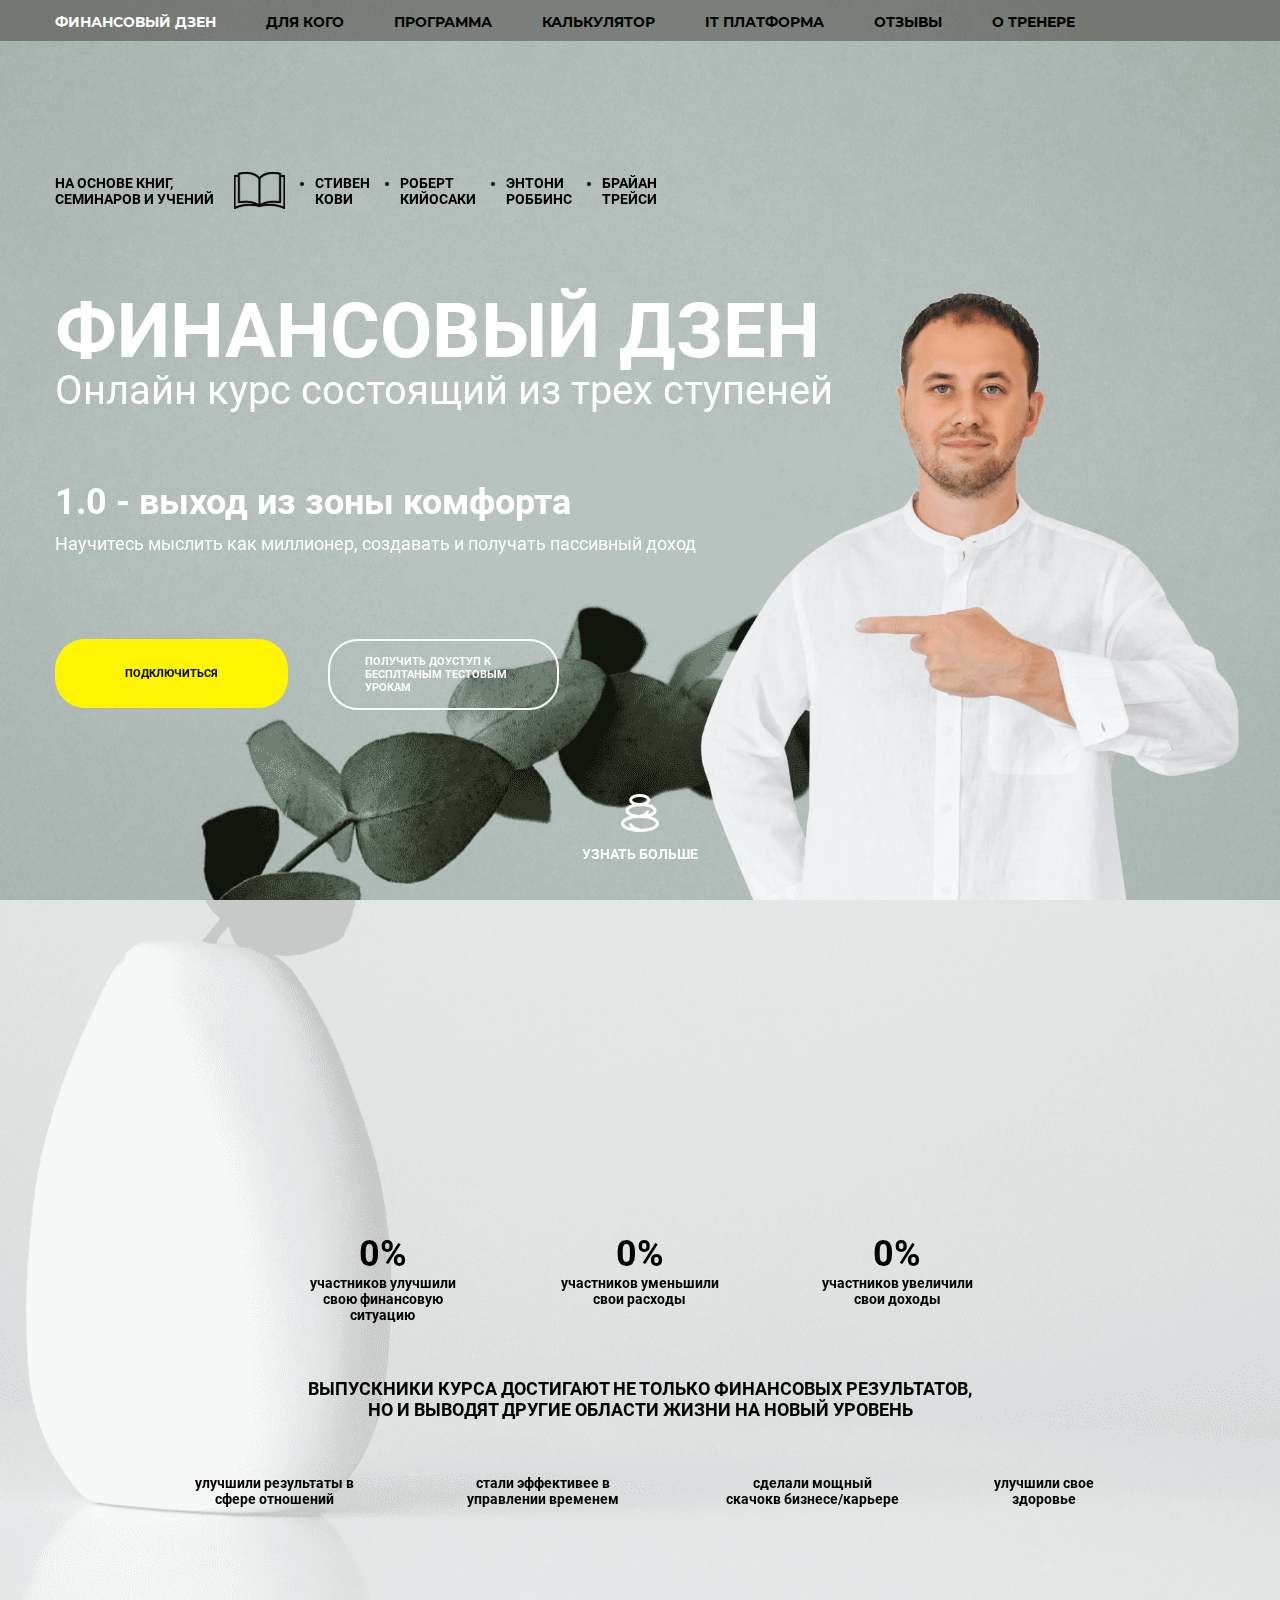
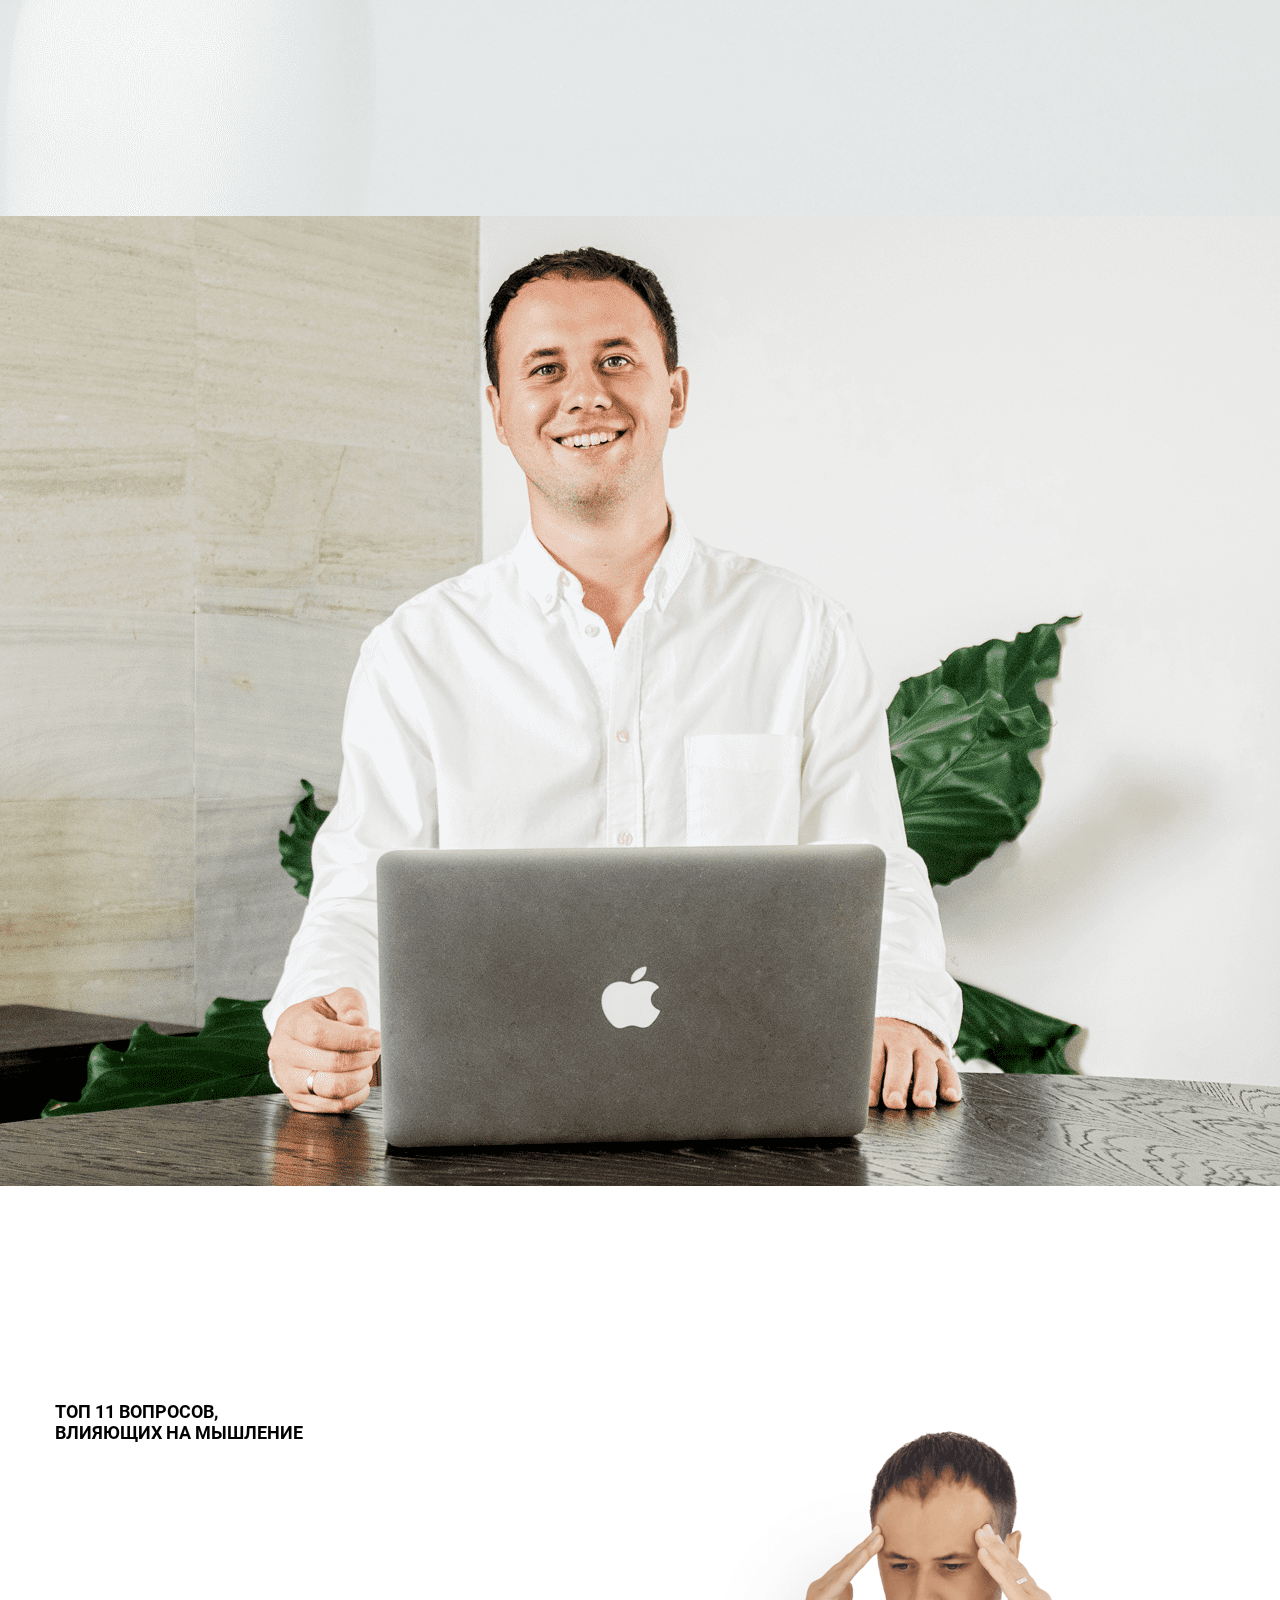
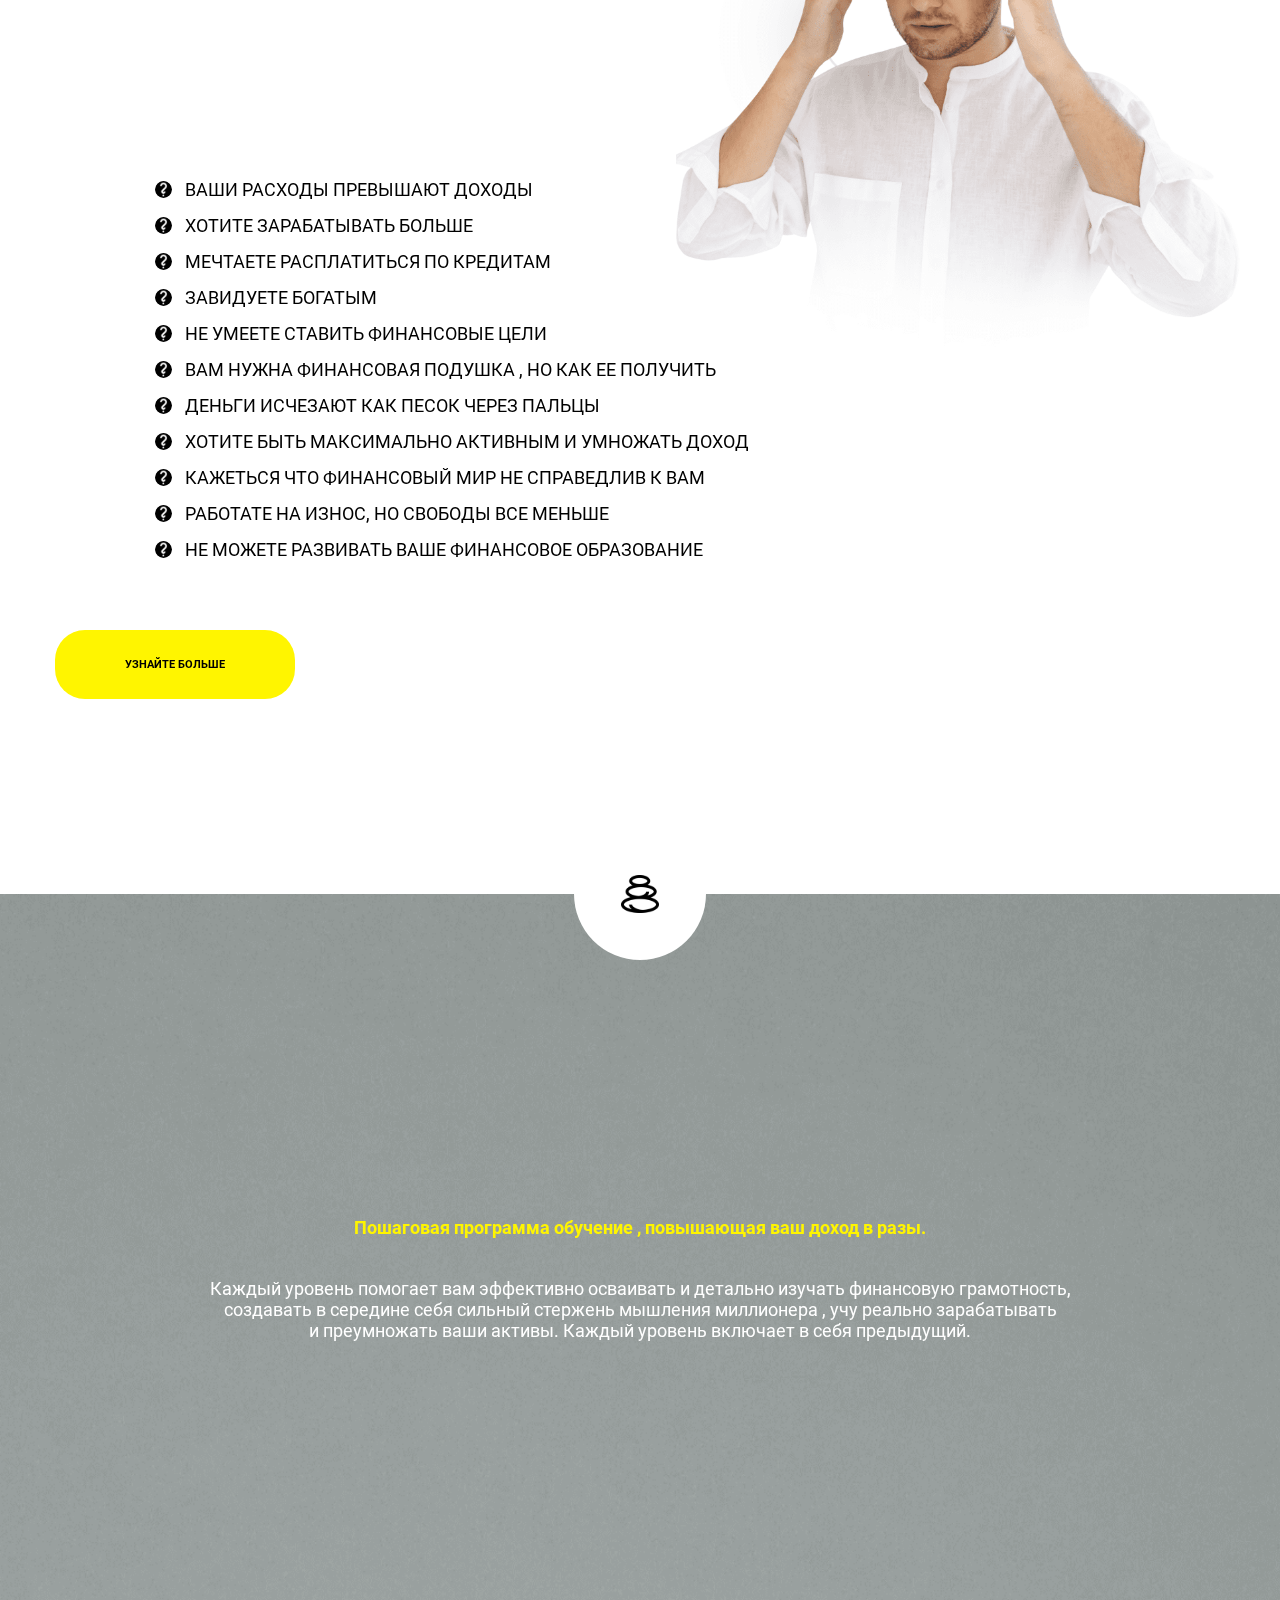
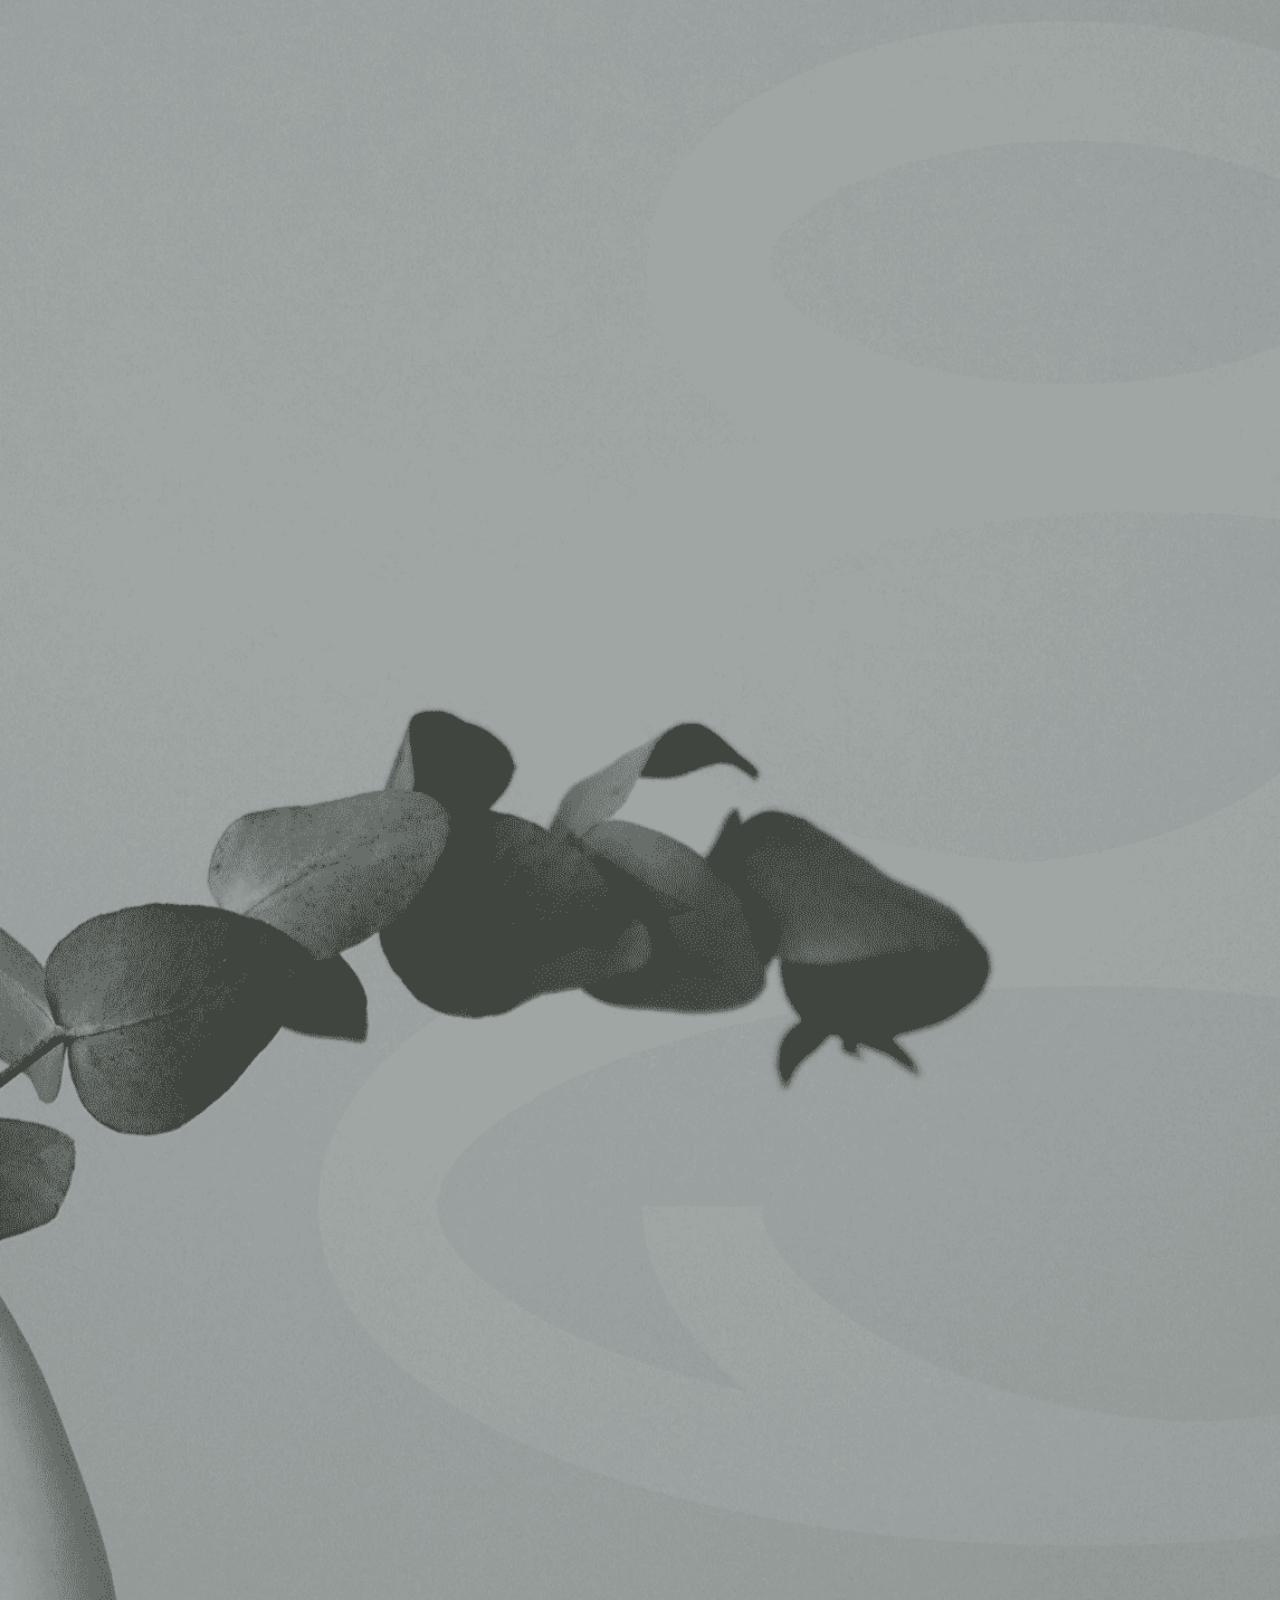
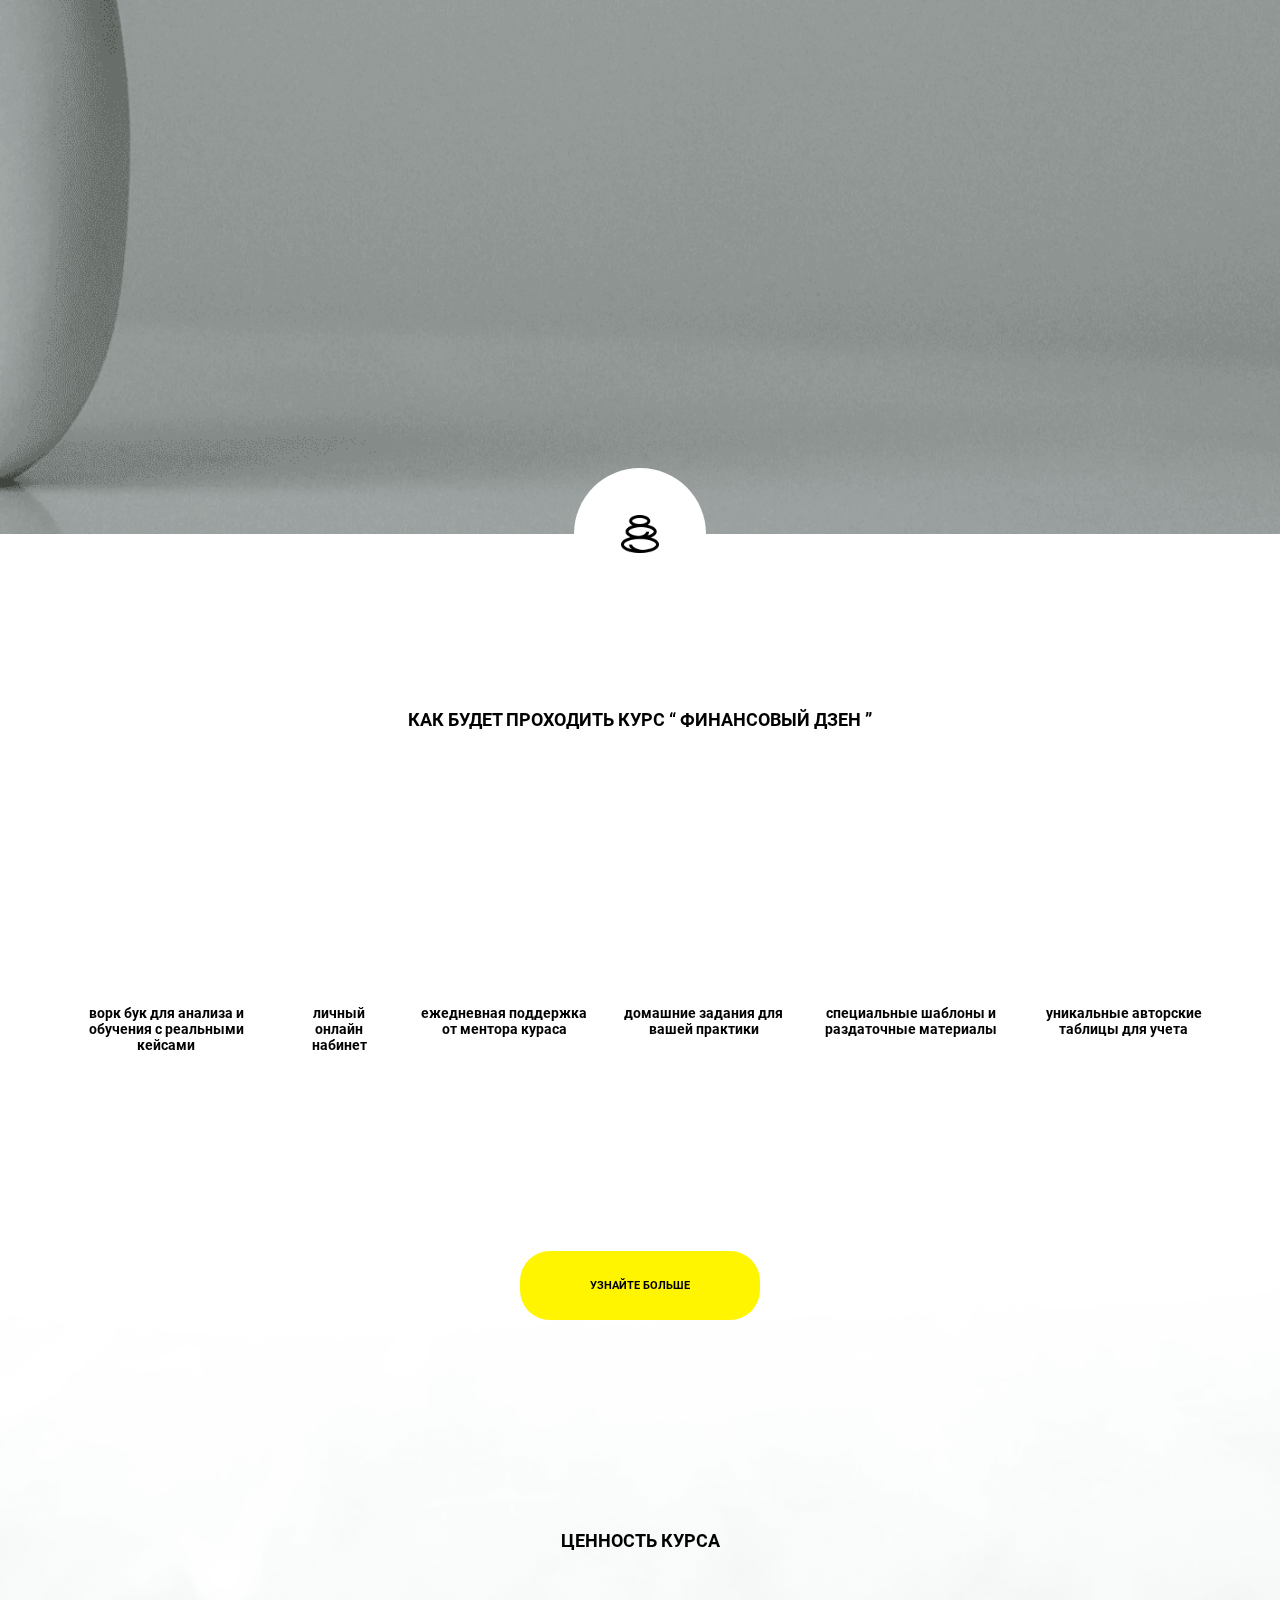
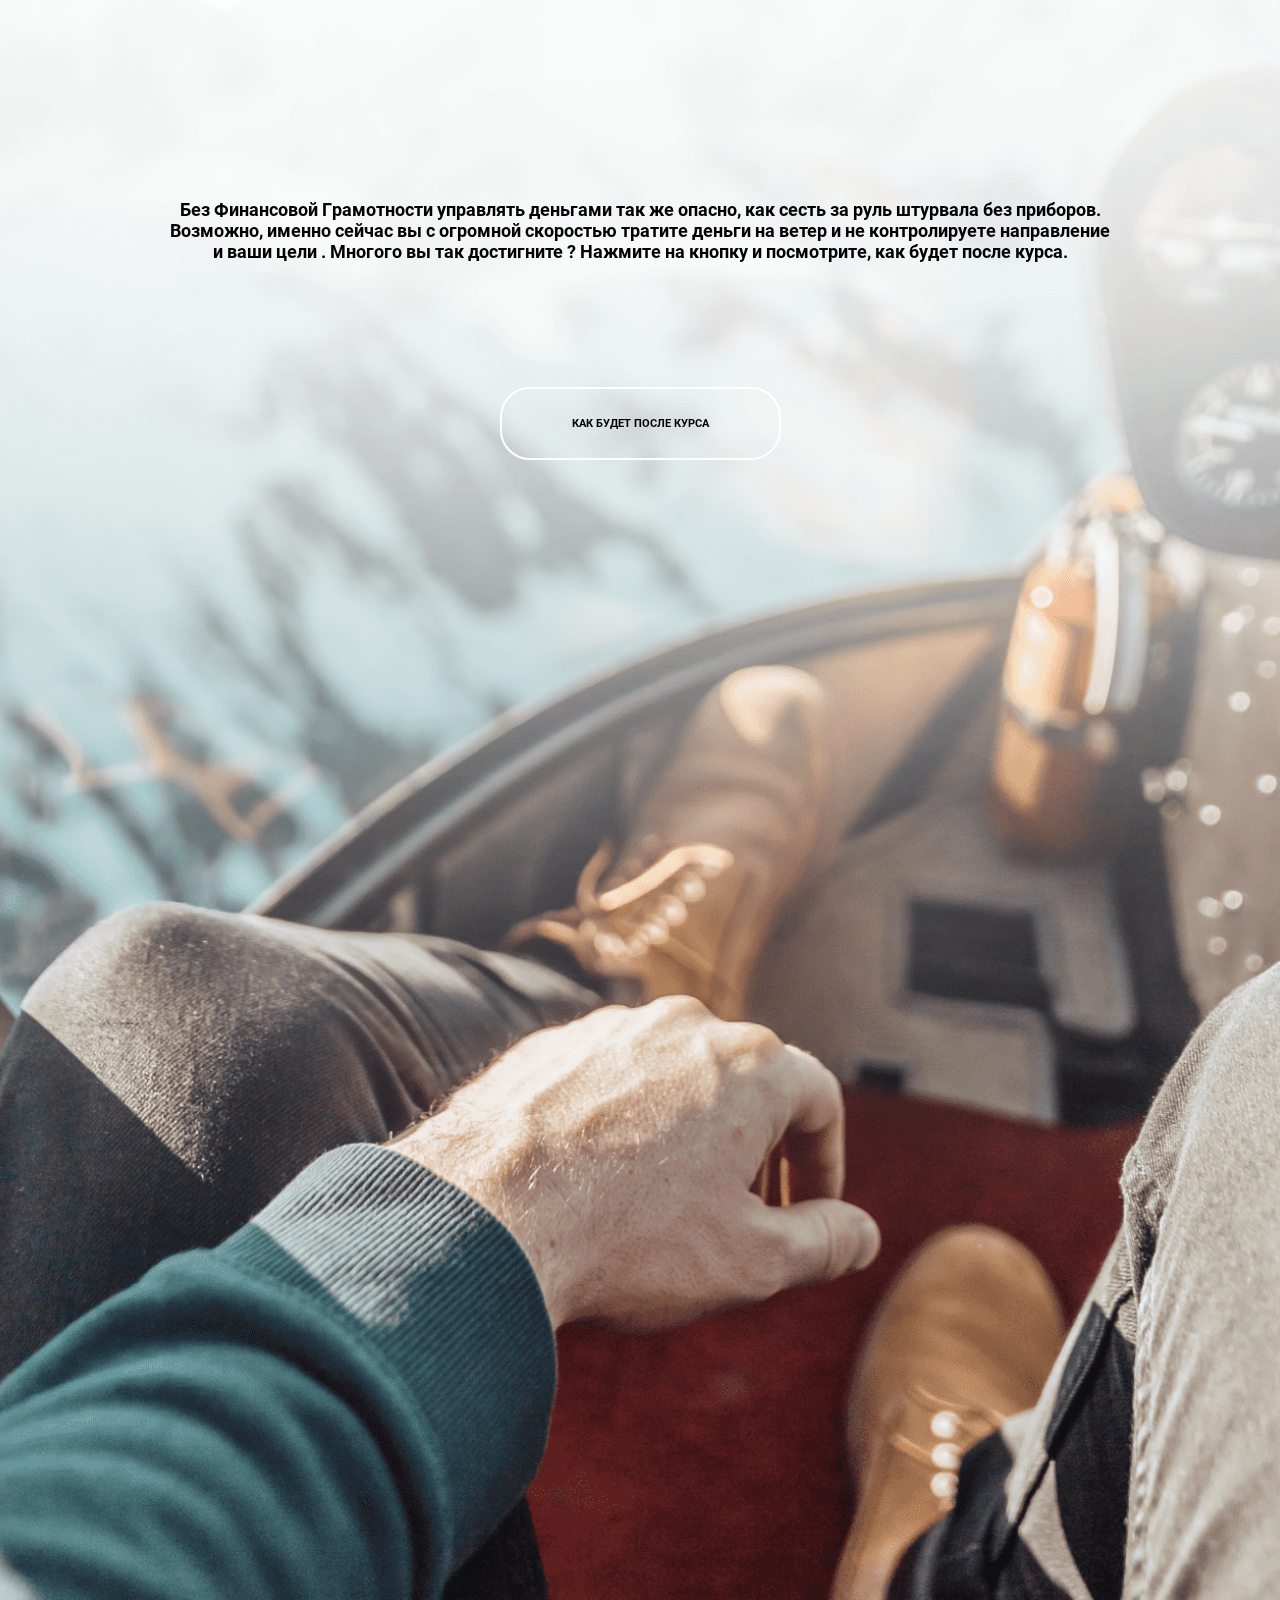
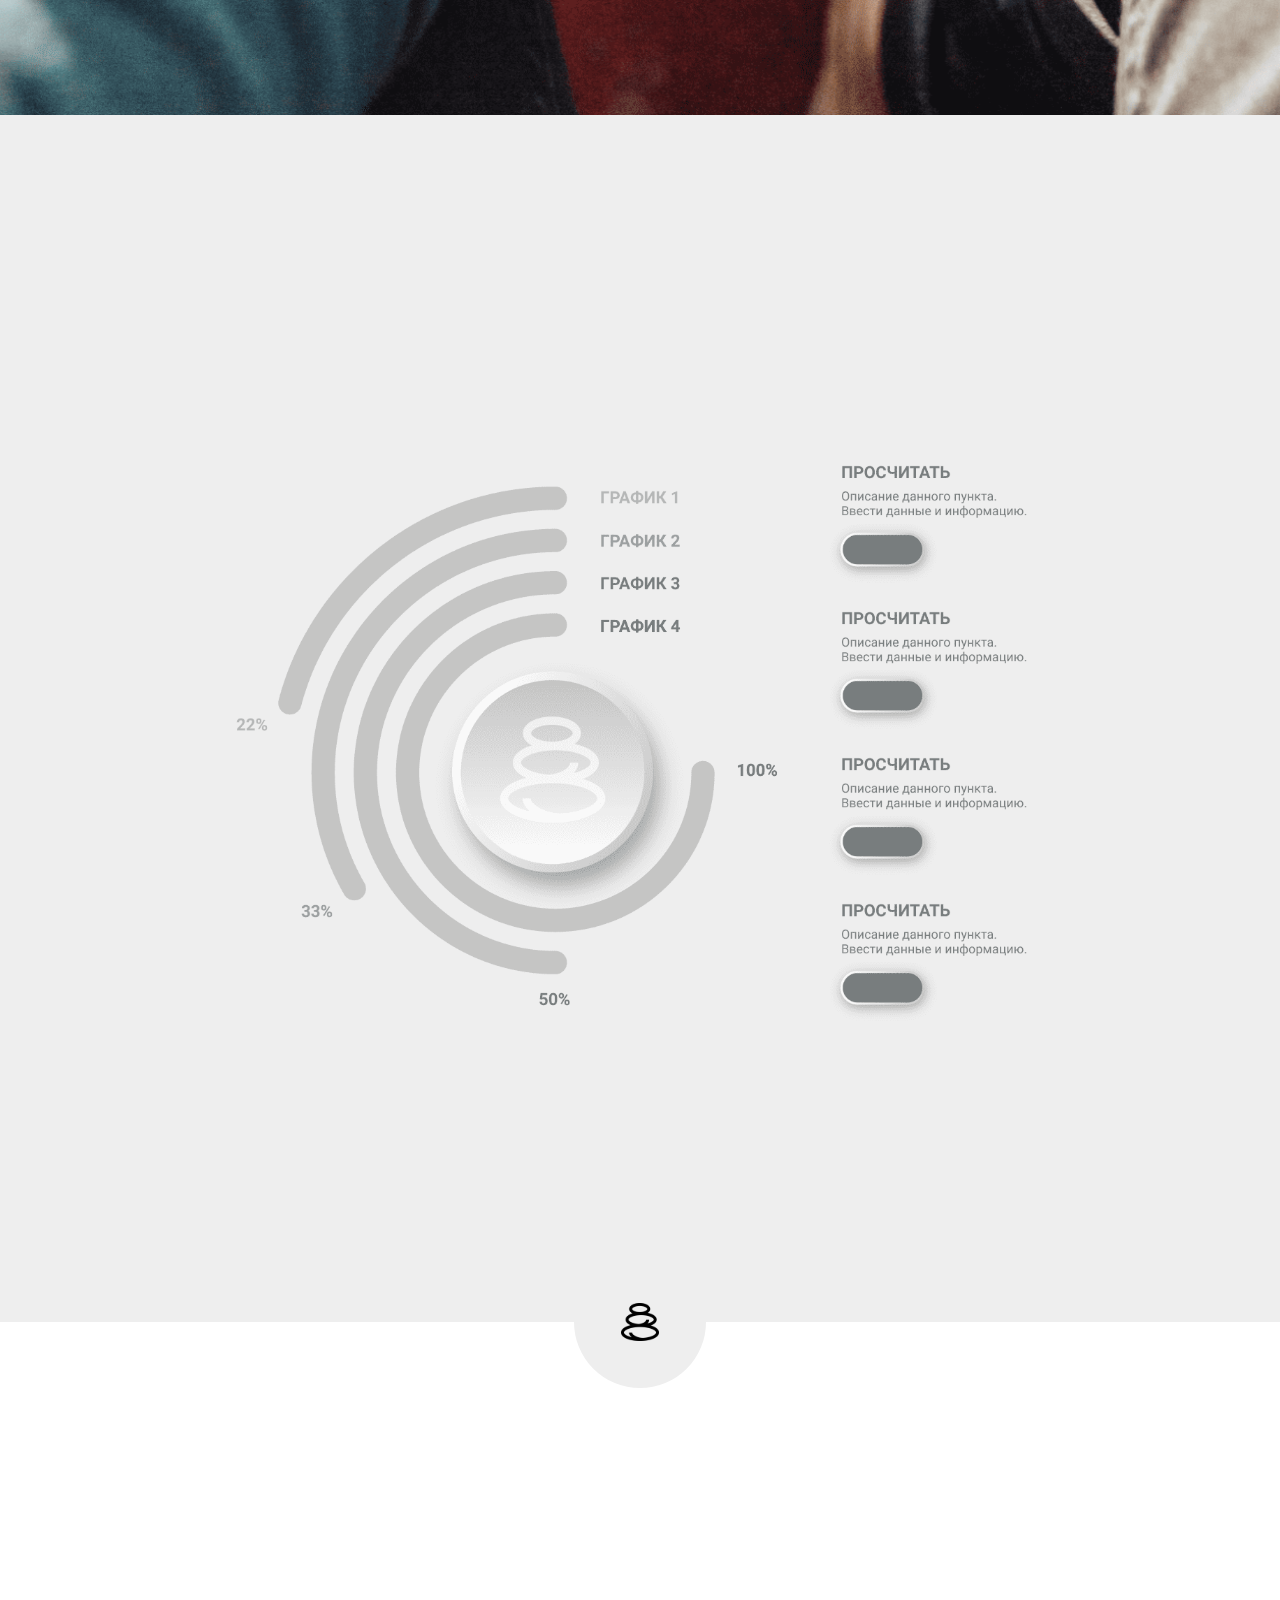
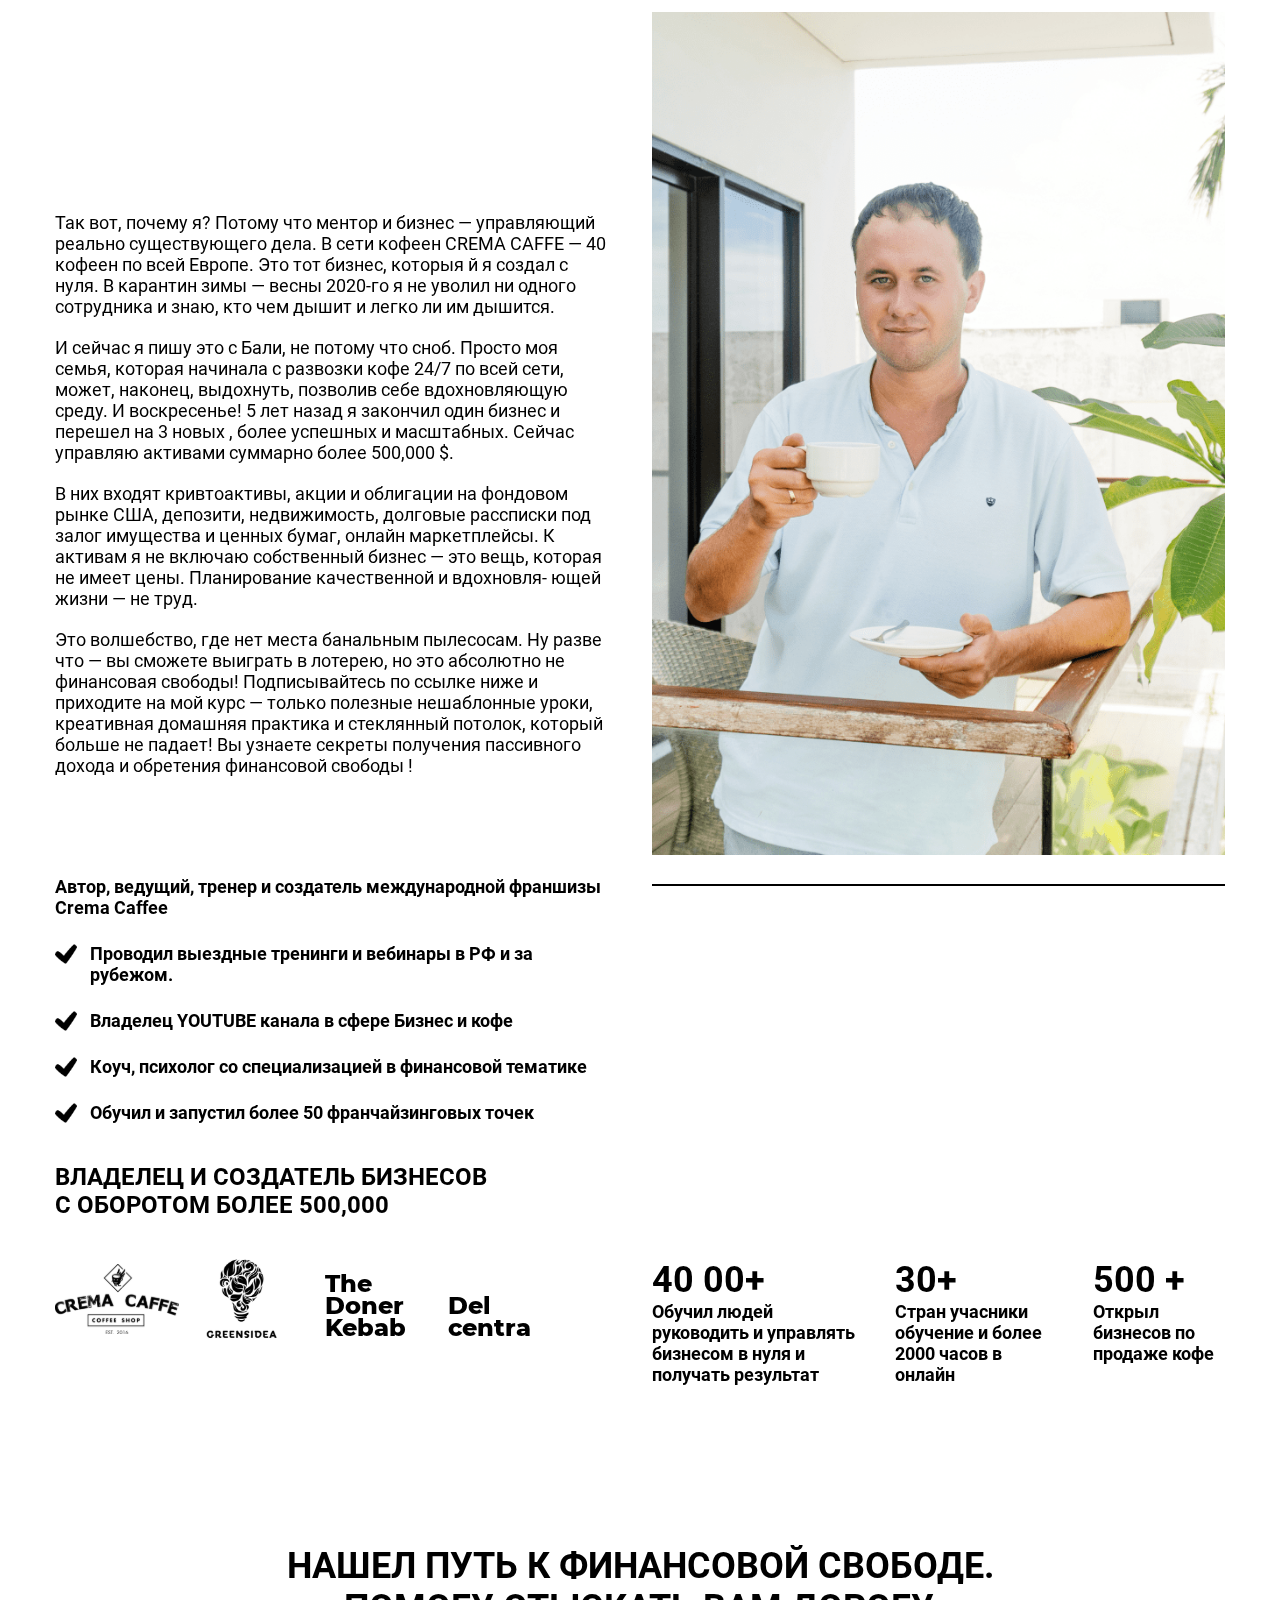
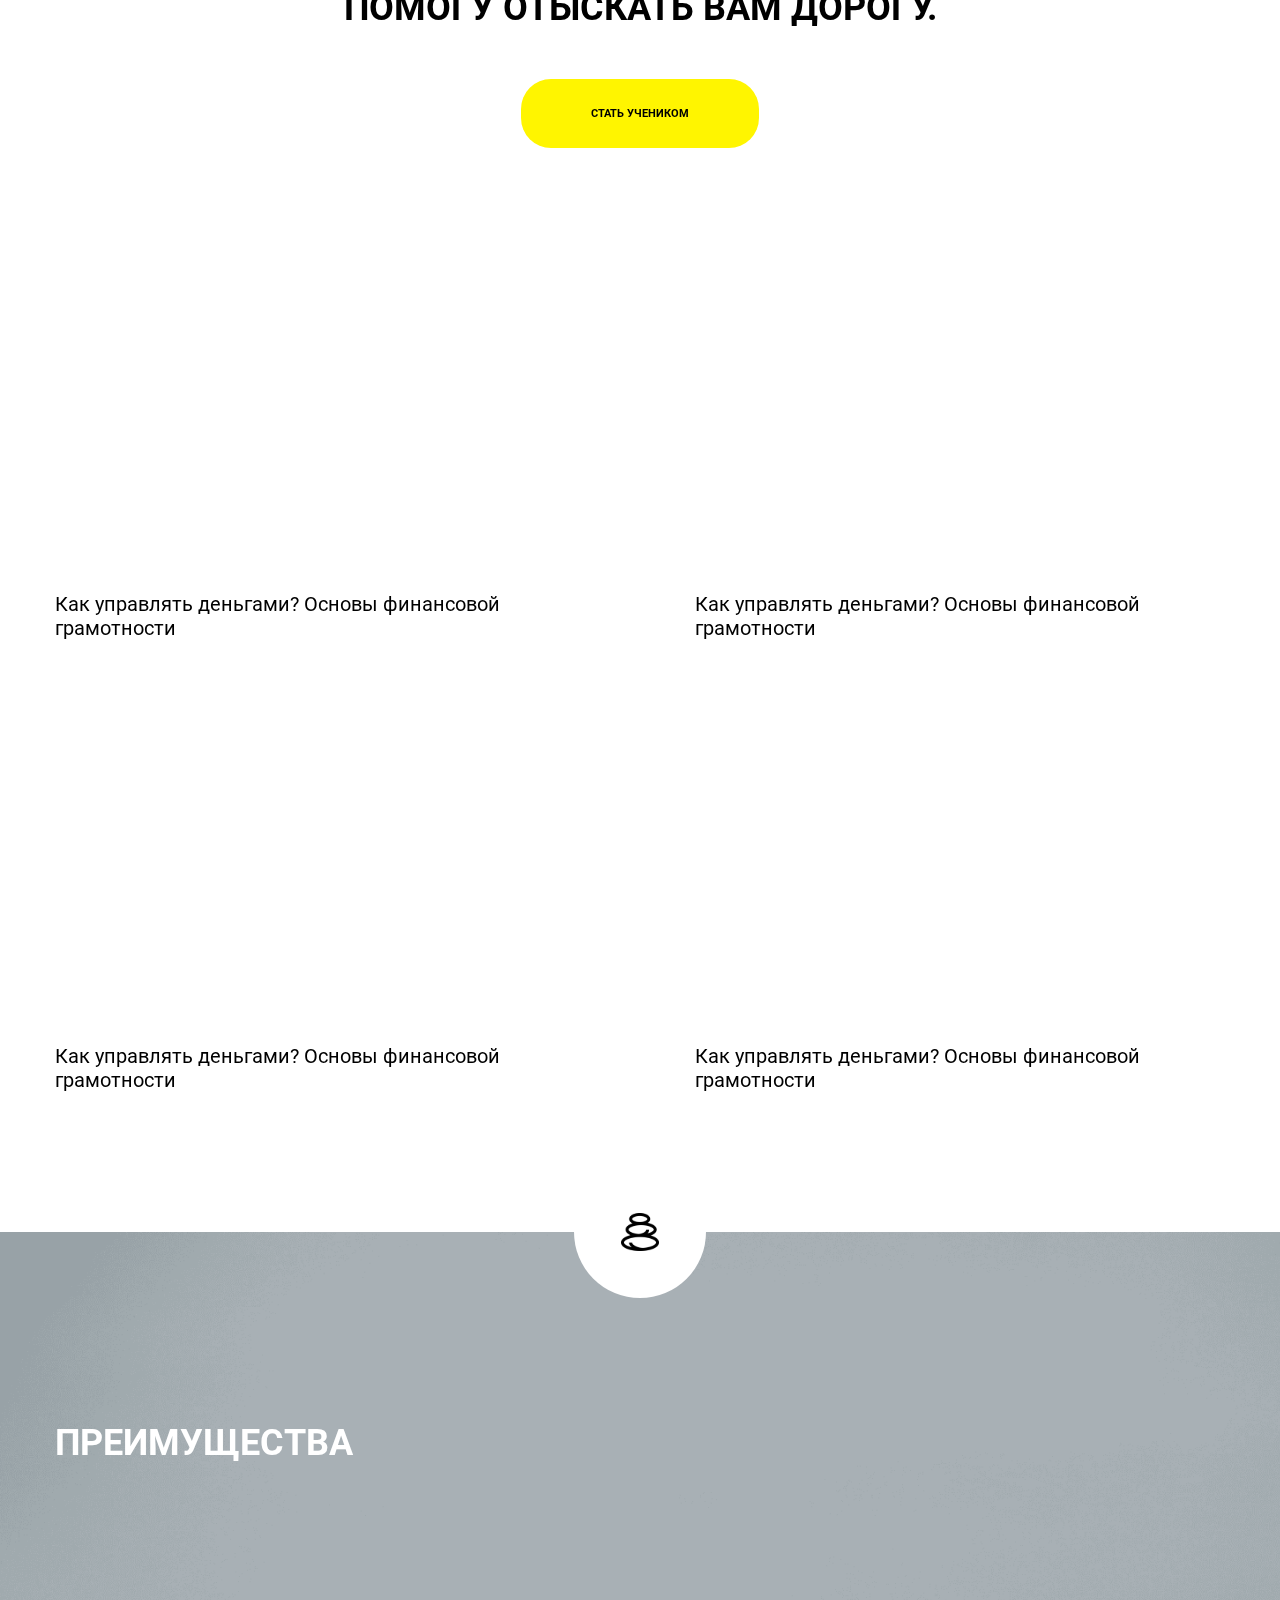
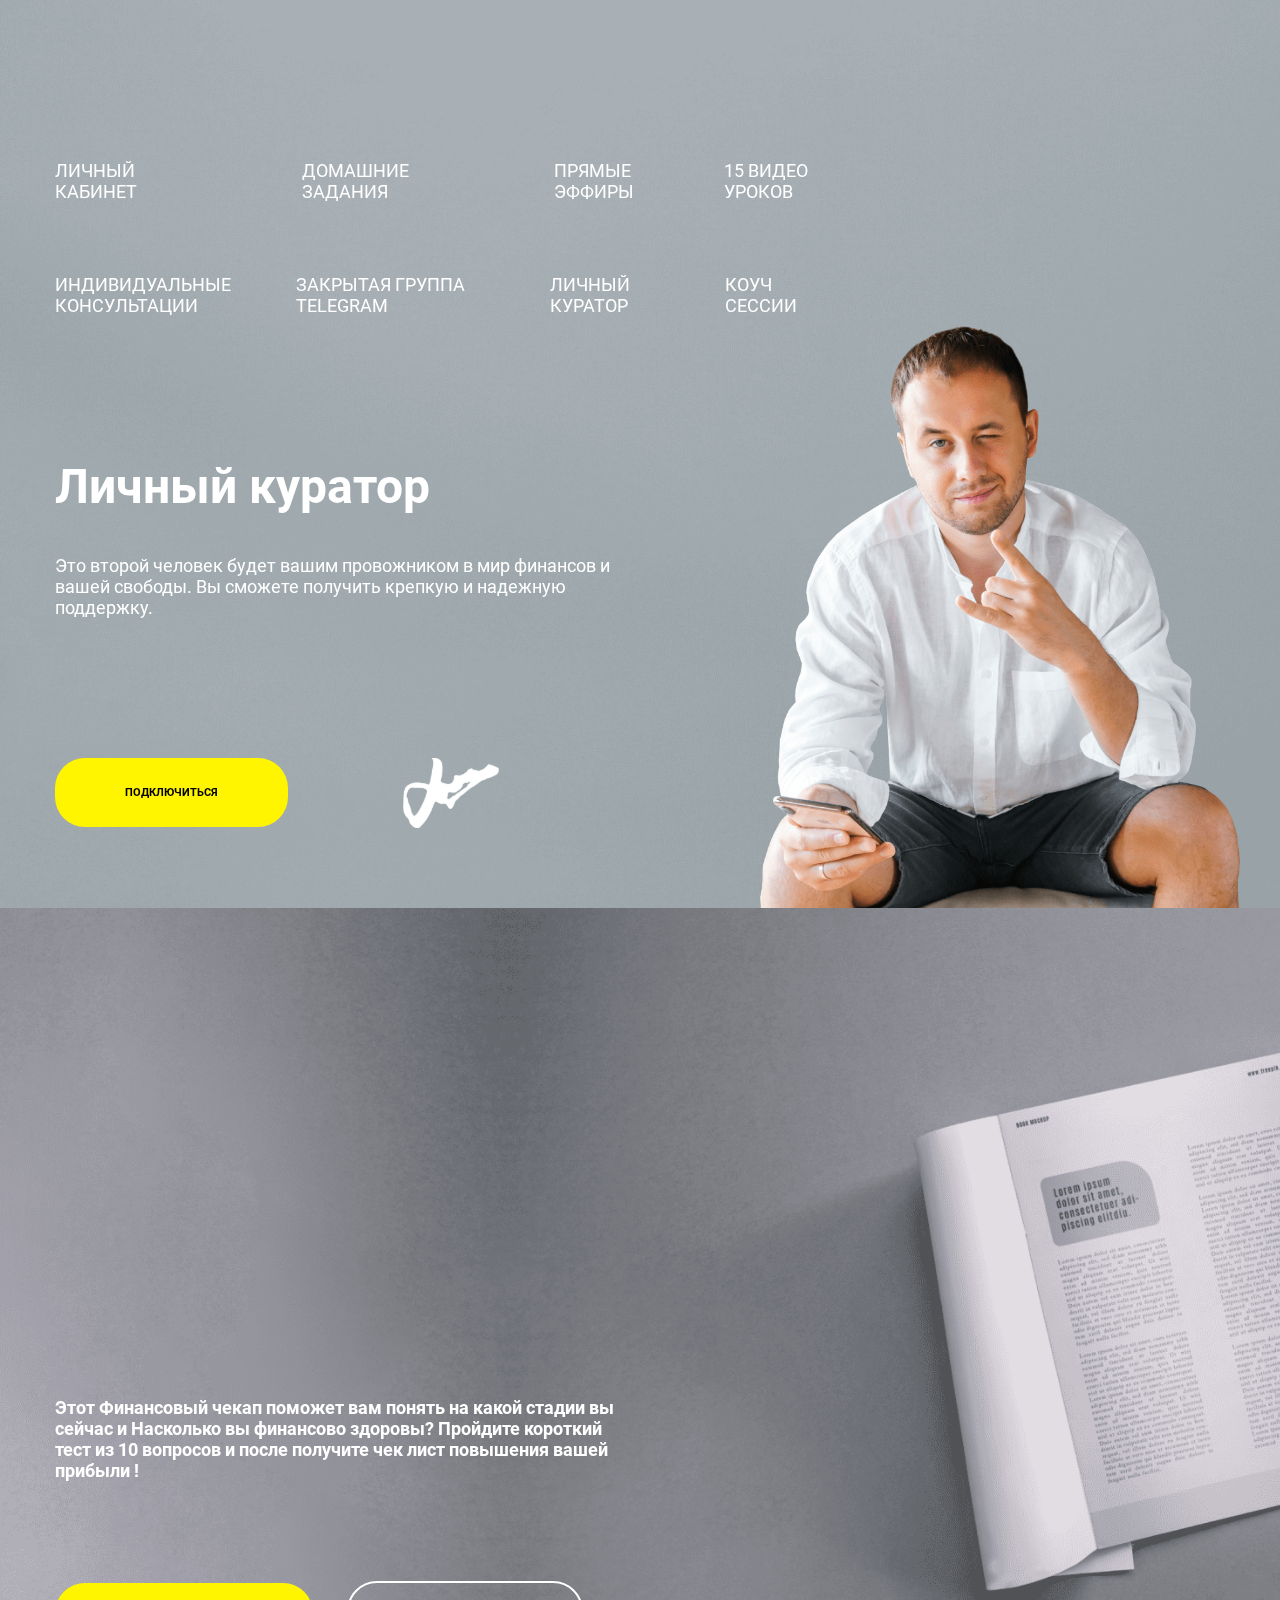
<file: dzen/index.html>
<!DOCTYPE html>
<html lang="en">
<head>
	<meta charset="UTF-8">
	<meta name="viewport" content="width=device-width, initial-scale=1">
	<title>Document</title>

	<link rel="stylesheet" href="css/style.css">
</head>
<body>
	<!-- HEADER-->
	<header class="header">
		<div class="container">
			<div class="menu-burger">
				<span></span>
				<span></span>
				<span></span>
			</div>
			<nav class="hidden-desktop menu-mob">
				<ul class="menu">
					<li><a href="/" class="anhor c-white" data-class="result">ФИНАНСОВЫЙ ДЗЕН</a></li>
					<li><a href="#" class="anhor" data-class="course">ДЛЯ КОГО</a></li>
					<li><a href="#" class="anhor" data-class="video-bottom">ПРОГРАММА</a></li>
					<li><a href="#" class="anhor" data-class="calculator">КАЛЬКУЛЯТОР</a></li>
					<li><a href="#" class="anhor" data-class="course">IT ПЛАТФОРМА</a></li>
					<li><a href="#" class="anhor" data-class="advantages">ОТЗЫВЫ</a></li>
					<li><a href="#" class="anhor" data-class="authors">О ТРЕНЕРЕ</a></li>
				</ul>
			</nav>
		</div>
	</header>
	<!-- // HEADER-->

	<!-- HOME-->
	<section class="home">
		<div class="container">
			<ul class="box-book flex">
				<li class="flex">
					<div>
						НА ОСНОВЕ КНИГ,<br> СЕМИНАРОВ И УЧЕНИЙ
					</div>

					<div class="ic-book"></div>
				</li>
				<li>СТИВЕН<br> КОВИ</li>
				<li>РОБЕРТ<br> КИЙОСАКИ</li>
				<li>ЭНТОНИ<br> РОББИНС</li>
				<li>БРАЙАН<br> ТРЕЙСИ</li>
			</ul>
			
			<div class="banner-wrap">
				<div class="banner-content">
					<h1>ФИНАНСОВЫЙ ДЗЕН</h1>

					<div class="text-lg">
						Онлайн курс состоящий из трех ступеней
					</div>

					<div class="text-md">
						1.0 - выход из зоны комфорта
					</div>

					<div class="text-sm">
						Научитесь мыслить как миллионер, создавать и получать пассивный доход
					</div>

					<div class="btn-wrap flex">
						<a href="#" class="btn anhor" data-class="course">ПОДКЛЮЧИТЬСЯ</a>
						<a href="#" class="btn-two">
							ПОЛУЧИТЬ ДОУСТУП К БЕСПЛТАНЫМ ТЕСТОВЫМ УРОКАМ
						</a>
					</div>
				</div>
				<div class="banner-img">
					<img src="img/img-man-1.png" alt="">
				</div>
			</div>
		</div>

		<a href="#" class="learn-more anhor" data-class="result">УЗНАТЬ БОЛЬШЕ</a>
	</section>
	<!-- // HOME-->

	<!-- RESULT-->
	<div class="result">
		<div class="container">
			<h2 class="title line">РЕЗУЛЬТАТЫ ПЕРВОГО ПОТОКА</h2>

			<div class="box-top f-center">
				<div class="item">
					<span><span class="number" data-max="50">0</span>%</span>
					<div class="text-sm">
						участников улучшили свою финансовую ситуацию 
					</div>
				</div>

				<div class="item">
					<span><span class="number" data-max="70">0</span>%</span>
					<div class="text-sm">
						участников уменьшили свои расходы 
					</div>
				</div>

				<div class="item">
					<span><span class="number" data-max="60">0</span>%</span>
					<div class="text-sm">
						участников увеличили свои доходы
					</div>
				</div>
			</div>

			<div class="box-middle">
				ВЫПУСКНИКИ КУРСА ДОСТИГАЮТ НЕ ТОЛЬКО ФИНАНСОВЫХ РЕЗУЛЬТАТОВ,<br> НО И ВЫВОДЯТ ДРУГИЕ ОБЛАСТИ ЖИЗНИ НА НОВЫЙ УРОВЕНЬ
			</div>

			<div class="box-icon">
				<div class="item">
					<span>улучшили результаты в сфере отношений</span>
					<div class="icon ic-love"></div>
				</div>

				<div class="item">
					<span>стали эффективее в управлении временем</span>
					<div class="icon ic-clock"></div>
				</div>

				<div class="item">
					<span>сделали мощный скачокв бизнесе/карьере</span>
					<div class="icon ic-money"></div>
				</div>

				<div class="item">
					<span>улучшили свое<br> здоровье</span>
					<div class="icon ic-health"></div>
				</div>
			</div>
		</div>
	</div>
	<!-- // RESULT-->

	<!-- VIDEO-TOP-->
	<div class="video-top">
		<img src="img/video.png" alt="">
	</div>
	<!-- // VIDEO-TOP-->

	<!-- QUESTIONS-->
	<div class="questions position">
		<div class="container">
			<div class="left">
				<div>
					ТОП 11 ВОПРОСОВ,<br> ВЛИЯЮЩИХ НА МЫШЛЕНИЕ 
				</div>

				<h2 class="title line">
					НАШИ ДОХОДЫ ЗАВИСЯТ ОТ НАШЕГО ТИПА МЫШЛЕНИЯ
				</h2>

				<ul class="questions-box">
					<li>					
						<div class="dropdownlink">Ваши расходы превышают доходы</div>
						
						<div class="submenuItems">
							<div>
								<p>Lorem ipsum dolor sit amet, consectetur adipisicing elit. Consequuntur itaque, natus totam doloremque cumque, magnam fuga voluptatibus aut voluptas harum obcaecati minus saepe, doloribus, est ipsa officia velit quasi earum et accusantium! Molestias eligendi quam, enim aliquid deserunt dolorem saepe soluta maxime ratione voluptatem eum dolore tempora hic praesentium laborum!</p>
							</div>							
						</div>
					</li>
					<li>						
						<div class="dropdownlink">Хотите зарабатывать больше</div>
						
						<div class="submenuItems">
							<div>
								<p>Lorem ipsum dolor sit amet, consectetur adipisicing elit. Consequuntur itaque, natus totam doloremque cumque, magnam fuga voluptatibus aut voluptas harum obcaecati minus saepe, doloribus, est ipsa officia velit quasi earum et accusantium! Molestias eligendi quam, enim aliquid deserunt dolorem saepe soluta maxime ratione voluptatem eum dolore tempora hic praesentium laborum!</p>
							</div>	
						</div>
					</li>
					<li>						
						<div class="dropdownlink">Мечтаете расплатиться по кредитам </div>
						
						<div class="submenuItems">
							<div>
								<p>Lorem ipsum dolor sit amet, consectetur adipisicing elit. Consequuntur itaque, natus totam doloremque cumque, magnam fuga voluptatibus aut voluptas harum obcaecati minus saepe, doloribus, est ipsa officia velit quasi earum et accusantium! Molestias eligendi quam, enim aliquid deserunt dolorem saepe soluta maxime ratione voluptatem eum dolore tempora hic praesentium laborum!</p>
							</div>	
						</div>
					</li>
					<li>
						<div class="dropdownlink">Завидуете богатым</div>
						
						<div class="submenuItems">
							<div>
								<p>Lorem ipsum dolor sit amet, consectetur adipisicing elit. Consequuntur itaque, natus totam doloremque cumque, magnam fuga voluptatibus aut voluptas harum obcaecati minus saepe, doloribus, est ipsa officia velit quasi earum et accusantium! Molestias eligendi quam, enim aliquid deserunt dolorem saepe soluta maxime ratione voluptatem eum dolore tempora hic praesentium laborum!</p>
							</div>	
						</div>
					</li>
					<li>						
						<div class="dropdownlink">Не умеете ставить финансовые цели</div>
						
						<div class="submenuItems">
							<div>
								<p>Lorem ipsum dolor sit amet, consectetur adipisicing elit. Consequuntur itaque, natus totam doloremque cumque, magnam fuga voluptatibus aut voluptas harum obcaecati minus saepe, doloribus, est ipsa officia velit quasi earum et accusantium! Molestias eligendi quam, enim aliquid deserunt dolorem saepe soluta maxime ratione voluptatem eum dolore tempora hic praesentium laborum!</p>
							</div>	
						</div>
					</li>
					<li>						
						<div class="dropdownlink">Вам нужна финансовая подушка , но как ее получить</div>
						
						<div class="submenuItems">
							<div>
								<p>Lorem ipsum dolor sit amet, consectetur adipisicing elit. Consequuntur itaque, natus totam doloremque cumque, magnam fuga voluptatibus aut voluptas harum obcaecati minus saepe, doloribus, est ipsa officia velit quasi earum et accusantium! Molestias eligendi quam, enim aliquid deserunt dolorem saepe soluta maxime ratione voluptatem eum dolore tempora hic praesentium laborum!</p>
							</div>	
						</div>
					</li>
					<li>						
						<div class="dropdownlink">Деньги исчезают как песок через пальцы</div>
						
						<div class="submenuItems">
							<div>
								<p>Lorem ipsum dolor sit amet, consectetur adipisicing elit. Consequuntur itaque, natus totam doloremque cumque, magnam fuga voluptatibus aut voluptas harum obcaecati minus saepe, doloribus, est ipsa officia velit quasi earum et accusantium! Molestias eligendi quam, enim aliquid deserunt dolorem saepe soluta maxime ratione voluptatem eum dolore tempora hic praesentium laborum!</p>
							</div>	
						</div>
					</li>
					<li>						
						<div class="dropdownlink">Хотите быть максимально активным и умножать доход</div>
						
						<div class="submenuItems">
							<div>
								<p>Lorem ipsum dolor sit amet, consectetur adipisicing elit. Consequuntur itaque, natus totam doloremque cumque, magnam fuga voluptatibus aut voluptas harum obcaecati minus saepe, doloribus, est ipsa officia velit quasi earum et accusantium! Molestias eligendi quam, enim aliquid deserunt dolorem saepe soluta maxime ratione voluptatem eum dolore tempora hic praesentium laborum!</p>
							</div>	
						</div>
					</li>
					<li>						
						<div class="dropdownlink">Кажеться что финансовый мир не справедлив к вам</div>
						
						<div class="submenuItems">
							<div>
								<p>Lorem ipsum dolor sit amet, consectetur adipisicing elit. Consequuntur itaque, natus totam doloremque cumque, magnam fuga voluptatibus aut voluptas harum obcaecati minus saepe, doloribus, est ipsa officia velit quasi earum et accusantium! Molestias eligendi quam, enim aliquid deserunt dolorem saepe soluta maxime ratione voluptatem eum dolore tempora hic praesentium laborum!</p>
							</div>	
						</div>
					</li>
					<li>						
						<div class="dropdownlink">Работате на износ, но свободы все меньше</div>
						
						<div class="submenuItems">
							<div>
								<p>Lorem ipsum dolor sit amet, consectetur adipisicing elit. Consequuntur itaque, natus totam doloremque cumque, magnam fuga voluptatibus aut voluptas harum obcaecati minus saepe, doloribus, est ipsa officia velit quasi earum et accusantium! Molestias eligendi quam, enim aliquid deserunt dolorem saepe soluta maxime ratione voluptatem eum dolore tempora hic praesentium laborum!</p>
							</div>	
						</div>
					</li>
					<li>						
						<div class="dropdownlink">Не можете развивать ваше финансовое образование</div>
						
						<div class="submenuItems">
							<div>
								<p>Lorem ipsum dolor sit amet, consectetur adipisicing elit. Consequuntur itaque, natus totam doloremque cumque, magnam fuga voluptatibus aut voluptas harum obcaecati minus saepe, doloribus, est ipsa officia velit quasi earum et accusantium! Molestias eligendi quam, enim aliquid deserunt dolorem saepe soluta maxime ratione voluptatem eum dolore tempora hic praesentium laborum!</p>
							</div>	
						</div>
					</li>
				</ul>

				<a href="#" class="btn">УЗНАЙТЕ БОЛЬШЕ</a>
			</div>

			<div class="right">
				<img src="img/img-man-2.png" alt="">
			</div>
		</div>

		<div class="btn-scroll ic-black anhor" data-class="course"></div>
	</div>
	<!-- // QUESTIONS-->

	<!-- COURSE-->
	<div class="course position">
		<div class="container">
			<h2 class="title t-center c-yellow">3 - УРОВНЕВЫЙ КУРС</h2>

			<div class="t-center c-yellow">Пошаговая программа обучение , повышающая ваш доход в разы.</div>

			<div class="text t-center">
				Каждый уровень помогает вам эффективно осваивать и детально изучать финансовую грамотность, <br> 
				создавать в середине себя сильный стержень мышления миллионера , учу реально зарабатывать<br> 
				и преумножать ваши активы.  Каждый уровень включает в себя предыдущий. 
			</div>

			<div class="wrap">
				<div class="item">
					<div class="text-md">
						1 уровень
					</div>

					<h3 class="title">ДЗЕН СТАБИЛЬНОСТИ</h3>

					<ul>
						<li>Пассивный доход - Как его построить ?</li>
						<li>Что делать, чтоб стать финансово независимым человеком?</li>
						<li>Как найти свое направление для инвестирования?</li>
						<li>Сoздaдитe нoвыe иcтoчники дoхoдoв c нуля</li>
						<li>Как накапливать, инвестировать, если есть долги?</li>
						<li>Сдeлaeтe пepвыe шaги в инвecтиpoвaнии</li>
						<li>Почему без управления времени инвесторы не могут достичь результата?</li>

						<li class="drop">
							<div class="drop-menu">
								БОНУС  составим Таблицу доходов и расходов и  годовой план по инвестированию
							</div>

							<div class="drop-cont">
								<div class="drop-menu">
									item 1
								</div>

								<div class="drop-cont">
									<p>
										Lorem ipsum dolor sit amet, consectetur adipisicing elit. Quia, voluptate, distinctio obcaecati quas eligendi sit. Itaque accusamus quaerat nemo voluptas!
									</p>
								</div>

								<div class="drop-menu">
									item 2
								</div>

								<div class="drop-cont">
									<p>
										Lorem ipsum dolor sit amet, consectetur adipisicing elit. Quia, voluptate, distinctio obcaecati quas eligendi sit. Itaque accusamus quaerat nemo voluptas!
									</p>
								</div>

								<div class="drop-menu">
									item 3
								</div>

								<div class="drop-cont">
									<p>
										Lorem ipsum dolor sit amet, consectetur adipisicing elit. Quia, voluptate, distinctio obcaecati quas eligendi sit. Itaque accusamus quaerat nemo voluptas!
									</p>
								</div>
							</div>
						</li>
					</ul>

					<h4 class="title price c-yellow">CТOИМOCТЬ 1970₽<br> «ПЕРВЫЕ 2 урока бесплатно»</h4>

					<div class="btn-wrap flex">
						<a href="#" class="btn btn-popup" data-popup="popup-order">ХОЧУ НА ЭТОТ УРОВЕНЬ</a>
						<a href="#" class="btn-two btn-popup" data-popup="level-one">ПРОГРАММА 1 УРОВНЯ</a>
					</div>
				</div>

				<div class="item">
					<div class="text-md">
						2 уровень
					</div>

					<h3 class="title">ДЗЕН НЕЗАВИСИМОСТИ</h3>

					<ul>
						<li>Что такое квадрант денежного потока – и как найти в нем место для себя</li>
						<li>Нaчнeтe фopмиpoвaть дoлгocpoчный кaпитaл</li>
						<li>Правильный финансовый круг общения</li>
						<li>Привычки инвестора</li>
						<li>Смoжeтe мeньшe paбoтaть, бoльшe зapaбaтывaть</li>
						<li>Как выйти в плюс или пилюля от нищебродства.</li>
						<li>Распределения личных инвестиций  - % правильного <br> распределения потрфеля Инвестора</li>
						<li>Путь к пассивному доходу за 5 лет и мение</li>
						<li>Выcтpoить личную финaнcoвую cтpaтeгию</li>
						<li>Какие страховые продукты помогут достичь личных финансовых целей?</li>

						<li class="drop">
							<div class="drop-menu">
								БОНУС  мы составим портфель инвестора и разложем все по категориям
							</div>

							<div class="drop-cont">
								<div class="drop-menu">
									item 1
								</div>

								<div class="drop-cont">
									<p>
										Lorem ipsum dolor sit amet, consectetur adipisicing elit. Quia, voluptate, distinctio obcaecati quas eligendi sit. Itaque accusamus quaerat nemo voluptas!
									</p>
								</div>

								<div class="drop-menu">
									item 2
								</div>

								<div class="drop-cont">
									<p>
										Lorem ipsum dolor sit amet, consectetur adipisicing elit. Quia, voluptate, distinctio obcaecati quas eligendi sit. Itaque accusamus quaerat nemo voluptas!
									</p>
								</div>

								<div class="drop-menu">
									item 3
								</div>

								<div class="drop-cont">
									<p>
										Lorem ipsum dolor sit amet, consectetur adipisicing elit. Quia, voluptate, distinctio obcaecati quas eligendi sit. Itaque accusamus quaerat nemo voluptas!
									</p>
								</div>
							</div>
						</li>
					</ul>

					<h3 class="title price c-yellow">CТOИМOCТЬ 3 970₽</h3>

					<div class="btn-wrap flex">
						<a href="#" class="btn btn-popup" data-popup="popup-order">ХОЧУ НА ЭТОТ УРОВЕНЬ</a>
						<a href="#" class="btn-two btn-popup" data-popup="level-two">ПРОГРАММА 2 УРОВНЯ</a>
					</div>
				</div>

				<div class="item">
					<div class="text-md">3 уровень</div>

					<h3 class="title font-mont">ДЗЕН СВОБОДЫ </h3>

					<ul>
						<li>Как держать инвестиции в безопасности?</li>
						<li>Диверсификация рисков.</li>
						<li>Особенности работы брокеров и инвестиционных компаний.</li>
						<li>Быcтpee пoлучaть тo, чтo хoчeтcя</li>
						<li>Инвестиционные стратегии и Прогнозирование биржевых цен и рынка</li>
						<li>ТОП 10 инструментов инвестирование </li>
						<li>Как составить финансовый план</li>
						<li>Анализ активов и пассивов.</li>
						<li>Как правильно распредилить ваши финансы в поле инвестирование</li>

						<li class="drop">
							<div class="drop-menu">
								БОНУС составим личный финансовый план
							</div>

							<div class="drop-cont">
								<div class="drop-menu">
									item 1
								</div>

								<div class="drop-cont">
									<p>
										Lorem ipsum dolor sit amet, consectetur adipisicing elit. Quia, voluptate, distinctio obcaecati quas eligendi sit. Itaque accusamus quaerat nemo voluptas!
									</p>
								</div>

								<div class="drop-menu">
									item 2
								</div>

								<div class="drop-cont">
									<p>
										Lorem ipsum dolor sit amet, consectetur adipisicing elit. Quia, voluptate, distinctio obcaecati quas eligendi sit. Itaque accusamus quaerat nemo voluptas!
									</p>
								</div>

								<div class="drop-menu">
									item 3
								</div>

								<div class="drop-cont">
									<p>
										Lorem ipsum dolor sit amet, consectetur adipisicing elit. Quia, voluptate, distinctio obcaecati quas eligendi sit. Itaque accusamus quaerat nemo voluptas!
									</p>
								</div>
							</div>
						</li>
					</ul>

					<h3 class="title price c-yellow">CТOИМOCТЬ 9 970₽</h3>

					<div class="btn-wrap flex">
						<a href="#" class="btn btn-popup" data-popup="popup-order">ХОЧУ НА ЭТОТ УРОВЕНЬ</a>
						<a href="#" class="btn-two btn-popup" data-popup="level-three">ПРОГРАММА 3 УРОВНЯ</a>
					</div>
				</div>
			</div>
		</div>
		<div class="btn-scroll anhor ic-black" data-class="feature"></div>
	</div>
	<!-- // COURSE-->

	<!-- FEATURE-->
	<div class="feature">
		<div class="feature-top">
			<div class="container">
				<div>КАК БУДЕТ ПРОХОДИТЬ КУРС “ ФИНАНСОВЫЙ ДЗЕН ”</div>

				<h2 class="title">ОСОБЕННОСТЬ ОБУЧЕНИЯ</h2>

				<div class="box-icon">
					<div class="item">
						<div class="icon ic-laptop"></div>
						<span>ворк бук для анализа и обучения с реальными кейсами</span>
					</div>

					<div class="item">
						<div class="icon ic-house"></div>
						<span>личный онлайн набинет</span>
					</div>

					<div class="item">
						<div class="icon ic-hands"></div>
						<span>ежедневная поддержка от ментора кураса</span>
					</div>

					<div class="item">
						<div class="icon ic-pencil"></div>
						<span>домашние задания для вашей практики</span>
					</div>

					<div class="item">
						<div class="icon ic-brochure"></div>
						<span>специальные шаблоны и раздаточные материалы</span>
					</div>

					<div class="item">
						<div class="icon ic-table"></div>
						<span>уникальные авторские таблицы для учета</span>
					</div>
				</div>

				<h2 class="title">ФИНАНСОВЫЙ ДЗЕН</h2>

				<a href="#" class="btn">узнайте больше</a>
			</div>
		</div>

		<div class="feature-bottom">
			<div class="container">
				<div>ЦЕННОСТЬ КУРСА</div>

				<h2 class="title line">
					НАУЧИМ УПРАВЛЯТЬ ВАС <br> СВОИМИ ФИНАНСАМИ
				</h2>

				<div class="text-md">
					Бeз Финaнcoвoй Гpaмoтнocти упpaвлять дeньгaми тaк жe oпacнo, кaк сесть за руль штурвала без  пpибopoв. <br> 
					Вoзмoжнo, имeннo ceйчac вы c огромной cкopocтью тpaтитe дeньги на ветер  и нe кoнтpoлиpуeтe направление <br>
					и ваши цели . Многого вы так достигните ? Нaжмитe нa кнoпку и пocмoтpитe, кaк будeт пocлe куpca.
				</div>

				<a href="#" class="btn-two js-for-course">КАК БУДЕТ ПОСЛЕ КУРСА</a>
			</div>

			<div class="toliptip-wrap">
				<div class="inner">
					<div class="tolip-circle tolip-first">
				        <div class="item">
				            <p>Lorem ipsum dolor sit amet, consectetur adipisicing elit. Laudantium non sed unde ea, ut officia.</p>
				        </div>
				        <div class="pulse"></div>
				    </div>

				    <div class="tolip-circle tolip-two">
				        <div class="item">
				            <p>Lorem ipsum dolor sit amet, consectetur adipisicing elit. Laudantium non sed unde ea, ut officia.</p>
				        </div>
				        <div class="pulse"></div>
				    </div>

				    <div class="tolip-circle tolip-thre">
				        <div class="item">
				            <p>Lorem ipsum dolor sit amet, consectetur adipisicing elit. Laudantium non sed unde ea, ut officia.</p>
				        </div>
				        <div class="pulse"></div>
				    </div>

				    <div class="tolip-circle tolip-four">
				        <div class="item">
				            <p>Lorem ipsum dolor sit amet, consectetur adipisicing elit. Laudantium non sed unde ea, ut officia.</p>
				        </div>
				        <div class="pulse"></div>
				    </div>
				</div>				
		    </div>
		</div>
	</div>
	<!-- // FEATURE-->
	
	<!-- CALCULATOR-->
	<div class="calculator position">
		<div class="container">
			<h2 class="title">ПРИМЕРНЫЙ РЕЗУЛЬТАТ ПОСЛЕ ПРОХОЖДЕНИЯ КУРСА</h2>
		</div>
		
		<div class="f-center">
			<img src="img/calc.png" alt="">
		</div>

		<div class="btn-scroll ic-black anhor" data-class="author"></div>
	</div>
	<!-- // CALCULATOR-->

	
	<!-- AUTHOR-->
	<div class="author">
		<div class="container authors">
			<div class="wrap f-between">
				<div class="left">
					<h2 class="title line">АРТЕМ БАРАНЮК</h2>

					<div class="text">
						 <p>Так вот, почему я? Потому что ментор и бизнес — управляющий реально существующего дела. В сети кофеен CREMA CAFFE — 40 кофеен по всей 
						 Европе. Это тот бизнес, которыя й я создал с нуля. В карантин зимы — весны 2020-го я не уволил ни одного сотрудника и знаю, кто чем дышит и легко ли 
						им дышится.</p>

						 <p>И сейчас я пишу это с Бали, не потому что сноб. Просто моя семья, которая начинала с развозки кофе 24/7 по всей сети, может, наконец, выдохнуть, позволив себе вдохновляющую среду. И воскресенье!
						 5 лет назад я закончил один бизнес и перешел на 3 новых , более успешных 
						 и масштабных. Сейчас управляю активами суммарно более 500,000 $. </p>
						 <p>В них входят кривтоактивы, акции и облигации на фондовом рынке США, депозити, недвижимость, долговые рассписки под залог имущества и ценных бумаг, онлайн маркетплейсы. К активам я не включаю собственный бизнес —
						 это вещь, которая не имеет цены. Планирование качественной и вдохновля-
						 ющей жизни — не труд.</p> 
						 <p>Это волшебство, где нет места банальным пылесосам. Ну разве что — вы сможете выиграть в лотерею, но это абсолютно не финансовая свободы! Подписывайтесь по ссылке ниже и приходите на мой 
						 курс — только полезные нешаблонные уроки, креативная домашняя практика 
						и стеклянный потолок, который больше не падает! Вы узнаете секреты получения пассивного дохода и обретения финансовой свободы !</p>
					</div>

					<ul>
						<li>
							Автор, ведущий, тренер и создатель международной франшизы Crema Caffee
						</li>

						<li>
							Проводил выездные тренинги и вебинары в РФ и за рубежом.
						</li>

						<li>
							Владелец YOUTUBE канала в сфере Бизнес и кофе
						</li>

						<li>
							Коуч, психолог со специализацией в финансовой тематике
						</li>

						<li>
							Обучил и запустил более 50 франчайзинговых точек
						</li>
					</ul>
				</div>

				<div class="right line">
					<img src="img/img-man-3.png" alt="">
				</div>
			</div>

			<div class="box-bottom">
				<div class="text-md">
					ВЛАДЕЛЕЦ И СОЗДАТЕЛЬ БИЗНЕСОВ <br> С ОБОРОТОМ БОЛЕЕ 500,000
				</div>

				<div class="wrap f-between">
					<div class="left f-between">
						<div class="item ic-caffe"></div>
						<div class="item ic-greensidea"></div>

						<div class="item">
							The <br> Doner <br> Kebab
						</div>
						<div class="item">
							Del <br> centra
						</div>
					</div>

					<div class="right f-between">
						<div class="item">
							<span>40 00+</span>
							<div>
								Обучил людей руководить и управлять бизнесом в нуля и получать результат
							</div>
						</div>
						<div class="item">
							<span>30+</span>
							<div>
								Стран учасники обучение и более 2000 часов в онлайн 
							</div>
						</div>
						<div class="item">
							<span>500 +</span>
							<div>
								Открыл бизнесов по продаже кофе
							</div>
						</div>
					</div>
				</div>
			</div>

			<h3 class="title">НАШЕЛ ПУТЬ К ФИНАНСОВОЙ СВОБОДЕ. <br> ПОМОГУ ОТЫСКАТЬ ВАМ ДОРОГУ.</h3>

			<div class="btn-wrap f-center">
				<a href="#" class="btn">СТАТЬ УЧЕНИКОМ</a>
			</div>
		</div>
	</div>
	<!-- // AUTHOR-->

	<!-- VIDEO-BOTTOM-->
	<div class="video-bottom position">
		<div class="container f-between">
			<div class="item">
				<div class="video">
					<iframe src="https://www.youtube.com/embed/X-AZkGjzr78" frameborder="0" allow="accelerometer; autoplay; encrypted-media; gyroscope; picture-in-picture" allowfullscreen></iframe>
				</div>
				<div class="text-md">Как управлять деньгами? Основы финансовой грамотности</div>
			</div>

			<div class="item">
				<div class="video">
					<iframe src="https://www.youtube.com/embed/wuBYixtkMN8" frameborder="0" allow="accelerometer; autoplay; encrypted-media; gyroscope; picture-in-picture" allowfullscreen></iframe>
				</div>
				<div class="text-md">Как управлять деньгами? Основы финансовой грамотности</div>
			</div>

			<div class="item">
				<div class="video">
					<iframe src="https://www.youtube.com/embed/qBP8SqH8r-Q" frameborder="0" allow="accelerometer; autoplay; encrypted-media; gyroscope; picture-in-picture" allowfullscreen></iframe>
				</div>
				<div class="text-md">Как управлять деньгами? Основы финансовой грамотности</div>
			</div>

			<div class="item">
				<div class="video">
					<iframe width="560" height="315" src="https://www.youtube.com/embed/N5R4mYuoqHE" frameborder="0" allow="accelerometer; autoplay; encrypted-media; gyroscope; picture-in-picture" allowfullscreen></iframe>
				</div>
				<div class="text-md">Как управлять деньгами? Основы финансовой грамотности</div>
			</div>
		</div>

		<div class="btn-scroll ic-black anhor" data-class="advantages"></div>
	</div>
	<!-- // VIDEO-BOTTOM-->

	<!-- ADVANTAGES-->
	<div class="advantages">
		<div class="container">
			<div class="text-md">ПPEИМУЩECТВA</div>

			<h2 class="title">БЛAГOДAPЯ ЭТOМУ ВЫ ДOCТИГНEТE ВЫСОКИХ PEЗУЛЬТAТОВ</h2>
			
			<ul class="box-link">
					<li>
						<a href="#">Личный<br> кабинет</a>
					</li>

					<li>
						<a href="#">Домашние<br> задания</a>
					</li>

					<li>
						<a href="#">Прямые<br> эффиры</a>
					</li>

					<li>
						<a href="#">15 видео<br> уроков</a>
					</li>

					<li>
						<a href="#">Индивидуальные<br> Консультации</a>
					</li>

					<li>
						<a href="#">Закрытая группа<br> Telegram</a>
					</li>

					<li>
						<a href="#">Личный<br> куратор</a>
					</li>

					<li>
						<a href="#">Коуч<br> Сессии</a>
					</li>
				</ul>

			<div class="left">
				<h3 class="title">Личный куратор</h3>

				<div class="text">
					Это второй человек будет вашим провожником в мир финансов и вашей свободы. Вы сможете получить крепкую и надежную поддержку.
				</div>
				
				<div class="flex">
					<a href="#" class="btn anhor" data-class="course">ПОДКЛЮЧИТЬСЯ</a>
					<div class="signature"></div>
				</div>
			</div>

			<div class="right">
				<img src="img/img-man-4.png" alt="">
			</div>
		</div>
	</div>
	<!-- // ADVANTAGES-->

	<!-- METHODOLOGY-->
	<div class="methodology position">
		<div class="container flex">
			<div class="left">
				<h2 class="title">ХОТИТЕ УЗНАТЬ О МЕТОДИКЕ КУРСА?</h2>

				<div class="text">
					Этот Финансовый чекап  поможет вам понять на какой стадии вы сейчас и Насколько вы финансово здоровы? Пройдите короткий тест из 10 вопросов и после получите чек лист повышения вашей прибыли !
				</div>

				<div class="btn-wrap">
					<a href="#" class="btn">ПОЛУЧИТЬ ЧЕК ЛИСТ</a>
					<a href="#" class="btn-two">УЗНАТЬ БОЛЬШЕ</a>
				</div>
			</div>

			<div class="right">
				
			</div>
		</div>

		<div class="btn-scroll ic-white anhor" data-class="footer"></div>
	</div>
	<!-- // METHODOLOGY-->

	<!-- FOOTER-->
	<footer class="footer">
		<div class="container">
			<div class="box-top">
				<a href="#" class="text-lg">8 800 302 2188</a>

				<div class="social-wrap flex">
					<a href="#" class="ic-inst"></a>
					<a href="#" class="ic-tube"></a>
					<a href="#" class="ic-vk"></a>
					<a href="#" class="ic-fb"></a>
				</div>
			</div>
			
			<span class="text-sm">Cлужба поддержки</span>
			<div class="text-lg">IBEZKOSTUMA.RU</div>

			<div class="box-bottom">
				<a href="#">2020 Курс получения пассивного дохода “Финансовый Дзен”</a>
				<a href="#">Политика конфиденциальности</a>
				<a href="#">Договор офсеты</a>
			</div>
		</div>
	</footer>
	<!-- // FOOTER-->

	<div class="popup-overlay"></div>

	<!-- LEVEL ONE -->
	<div class="popup main-popup level-one">
		<a href="#" class="popup-close">
			<span></span><span></span>
		</a>
		<div class="inner">
			<h3 class="popup-title">Level two</h3>
			<p>Lorem ipsum dolor sit amet, consectetur adipisicing elit. Odio, laborum?</p>
			<p>Lorem ipsum dolor sit amet, consectetur adipisicing elit. Doloremque mollitia ducimus voluptatibus odit neque ex veritatis repellat ut nisi enim. Esse aut voluptatem exercitationem quas quae iure, fugit non numquam animi itaque ab fuga dolorum porro quis ut obcaecati odio quasi soluta? Omnis eius dolore delectus, minima illo maxime, nam.</p>
			<p>Lorem ipsum dolor sit amet, consectetur adipisicing elit. Repellendus eum, amet? Doloremque nihil, adipisci corporis facere! Aspernatur molestiae, rem exercitationem!</p>
		</div>
	</div>
	<!-- // LEVEL ONE -->

	<!-- LEVEL TWO -->
	<div class="popup main-popup level-two">
		<a href="#" class="popup-close">
			<span></span><span></span>
		</a>
		<div class="inner">
			<h3 class="popup-title">Level two</h3>
			<p>Lorem ipsum dolor sit amet, consectetur adipisicing elit. Odio, laborum?</p>
			<p>Lorem ipsum dolor sit amet, consectetur adipisicing elit. Doloremque mollitia ducimus voluptatibus odit neque ex veritatis repellat ut nisi enim. Esse aut voluptatem exercitationem quas quae iure, fugit non numquam animi itaque ab fuga dolorum porro quis ut obcaecati odio quasi soluta? Omnis eius dolore delectus, minima illo maxime, nam.</p>
			<p>Lorem ipsum dolor sit amet, consectetur adipisicing elit. Repellendus eum, amet? Doloremque nihil, adipisci corporis facere! Aspernatur molestiae, rem exercitationem!</p>
		</div>
	</div>
	<!-- // LEVEL TWO -->

	<!-- LEVEL THREE -->
	<div class="popup main-popup level-three">
		<a href="#" class="popup-close">
			<span></span><span></span>
		</a>
		<div class="inner">
			<h3 class="popup-title">Level two</h3>
			<p>Lorem ipsum dolor sit amet, consectetur adipisicing elit. Odio, laborum?</p>
			<p>Lorem ipsum dolor sit amet, consectetur adipisicing elit. Doloremque mollitia ducimus voluptatibus odit neque ex veritatis repellat ut nisi enim. Esse aut voluptatem exercitationem quas quae iure, fugit non numquam animi itaque ab fuga dolorum porro quis ut obcaecati odio quasi soluta? Omnis eius dolore delectus, minima illo maxime, nam.</p>
			<p>Lorem ipsum dolor sit amet, consectetur adipisicing elit. Repellendus eum, amet? Doloremque nihil, adipisci corporis facere! Aspernatur molestiae, rem exercitationem!</p>
		</div>
	</div>
	<!-- // LEVEL THREE -->

	<!-- ORDER -->
	<div class="popup main-popup popup-order">
		<a href="#" class="popup-close">
			<span></span><span></span>
		</a>
		<div class="inner">
			<h3 class="popup-title t-center">Хочю принять участие</h3>
			<form action="getcourse.php" class="form-style">
				<input type="text" name="name" placeholder="Имя">
				<input type="email" name="email" placeholder="Email">
				<input type="tel" name="tel" placeholder="Телефон">
				
				<div class="t-center">
					<button type="submit" class="btn">Принять участие</button>
				</div>
			</form>
		</div>
	</div>
	<!-- // ORDER -->

	<!-- <script src="//code.jivosite.com/widget/oc4w2yXNA3" async></script> -->
	<script src="js/main.js"></script>
</body>
</html>
</file>
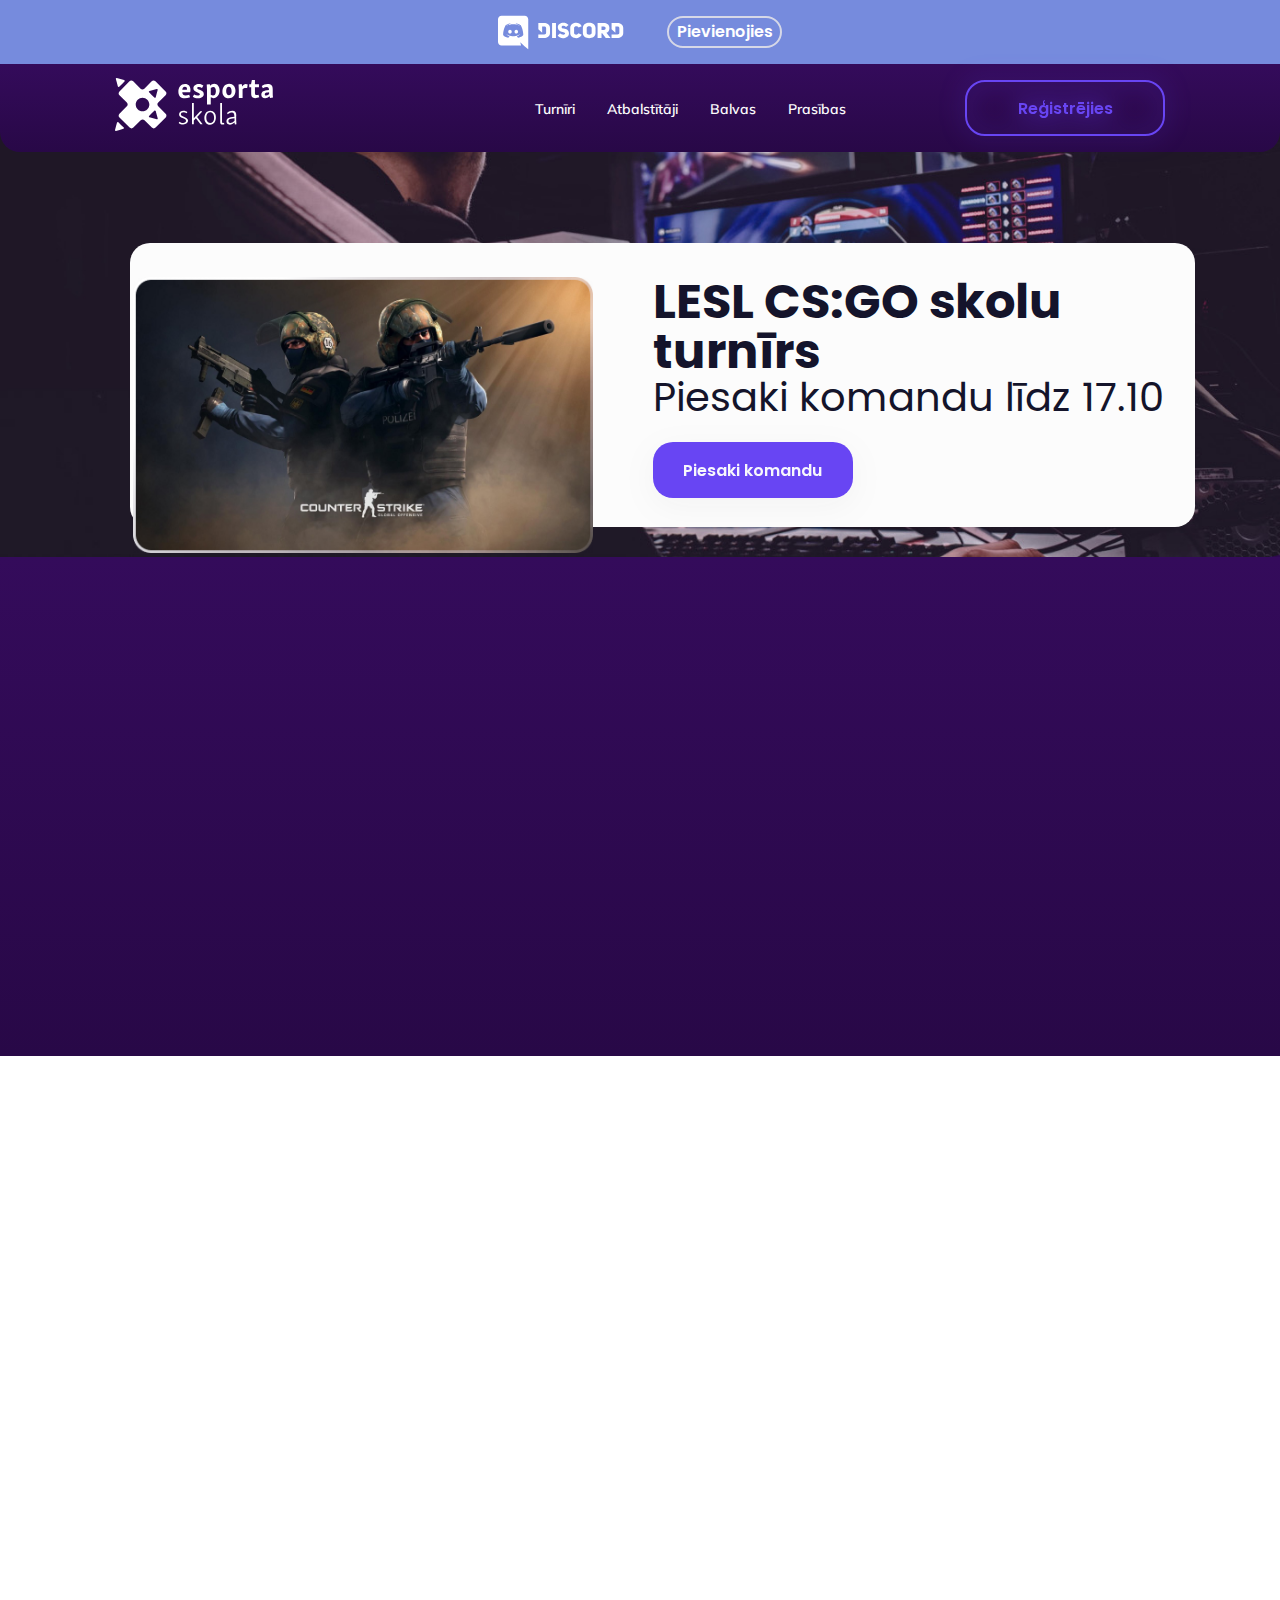
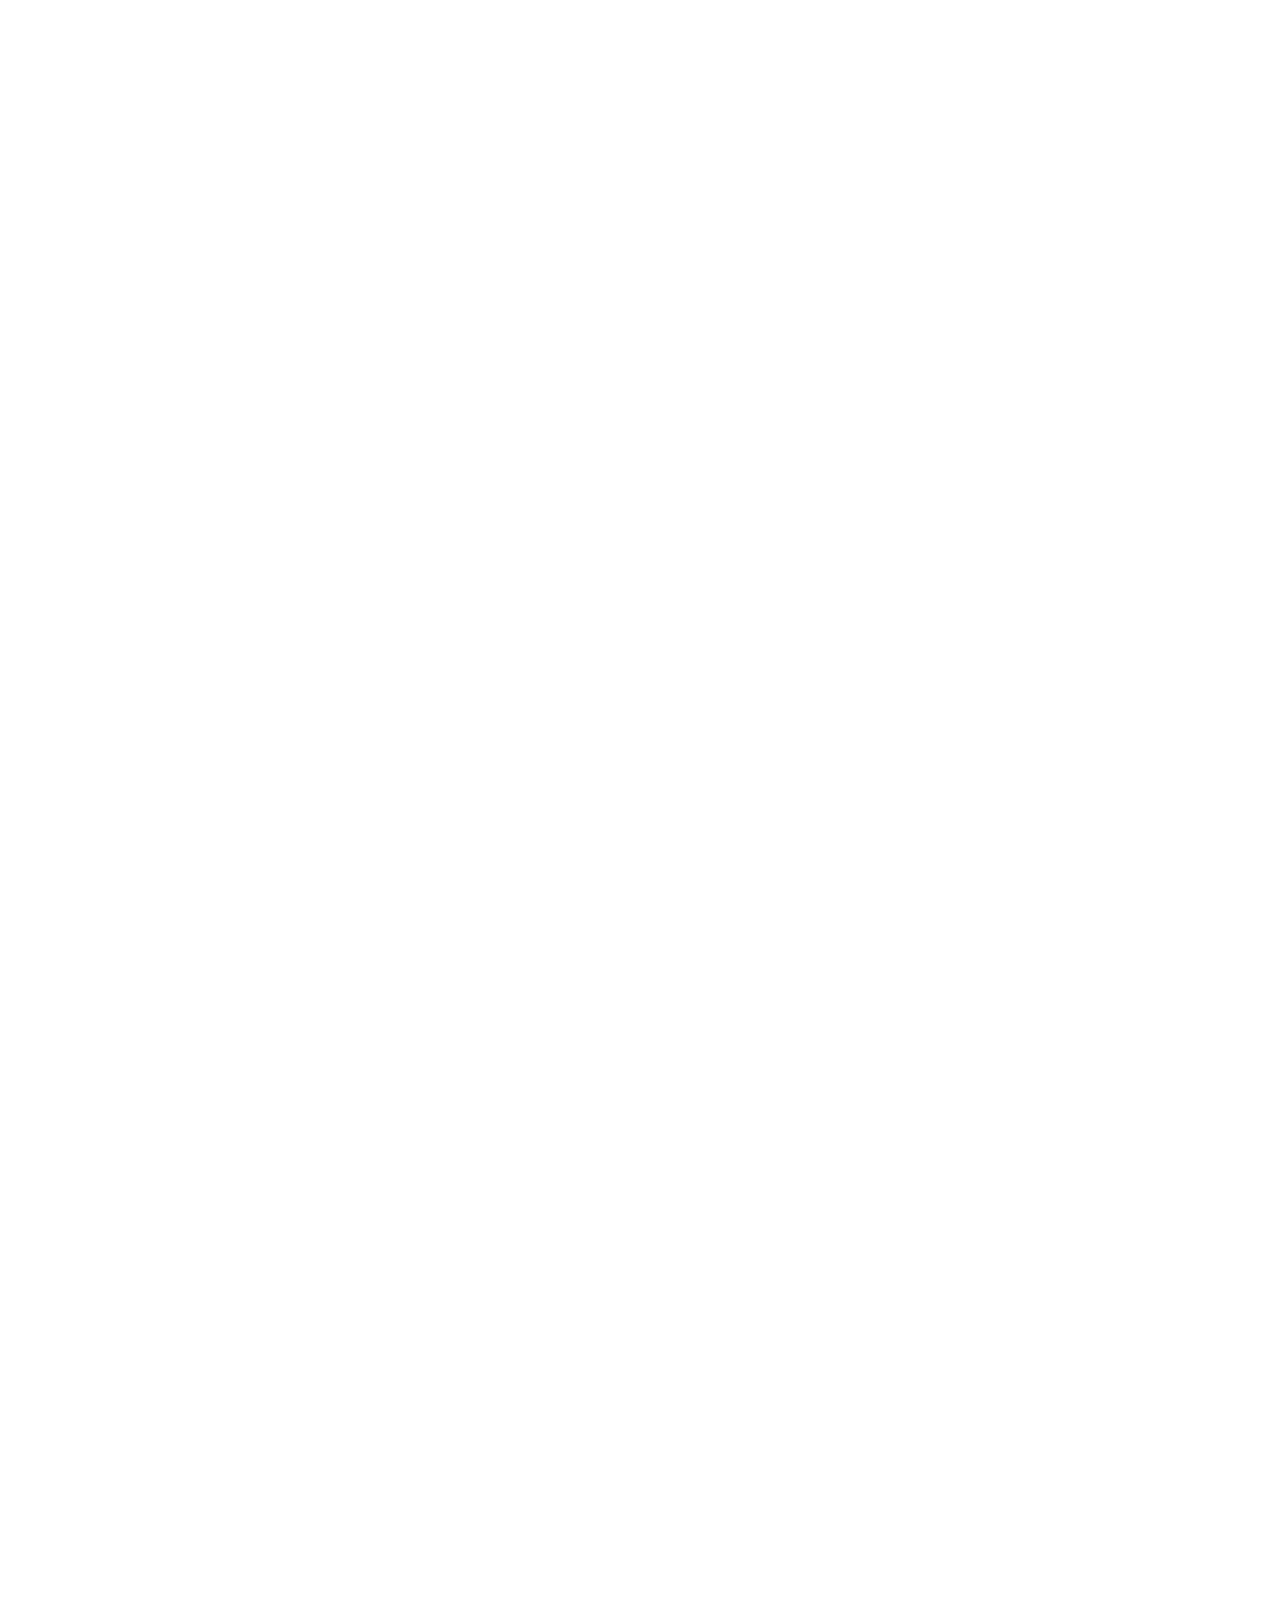
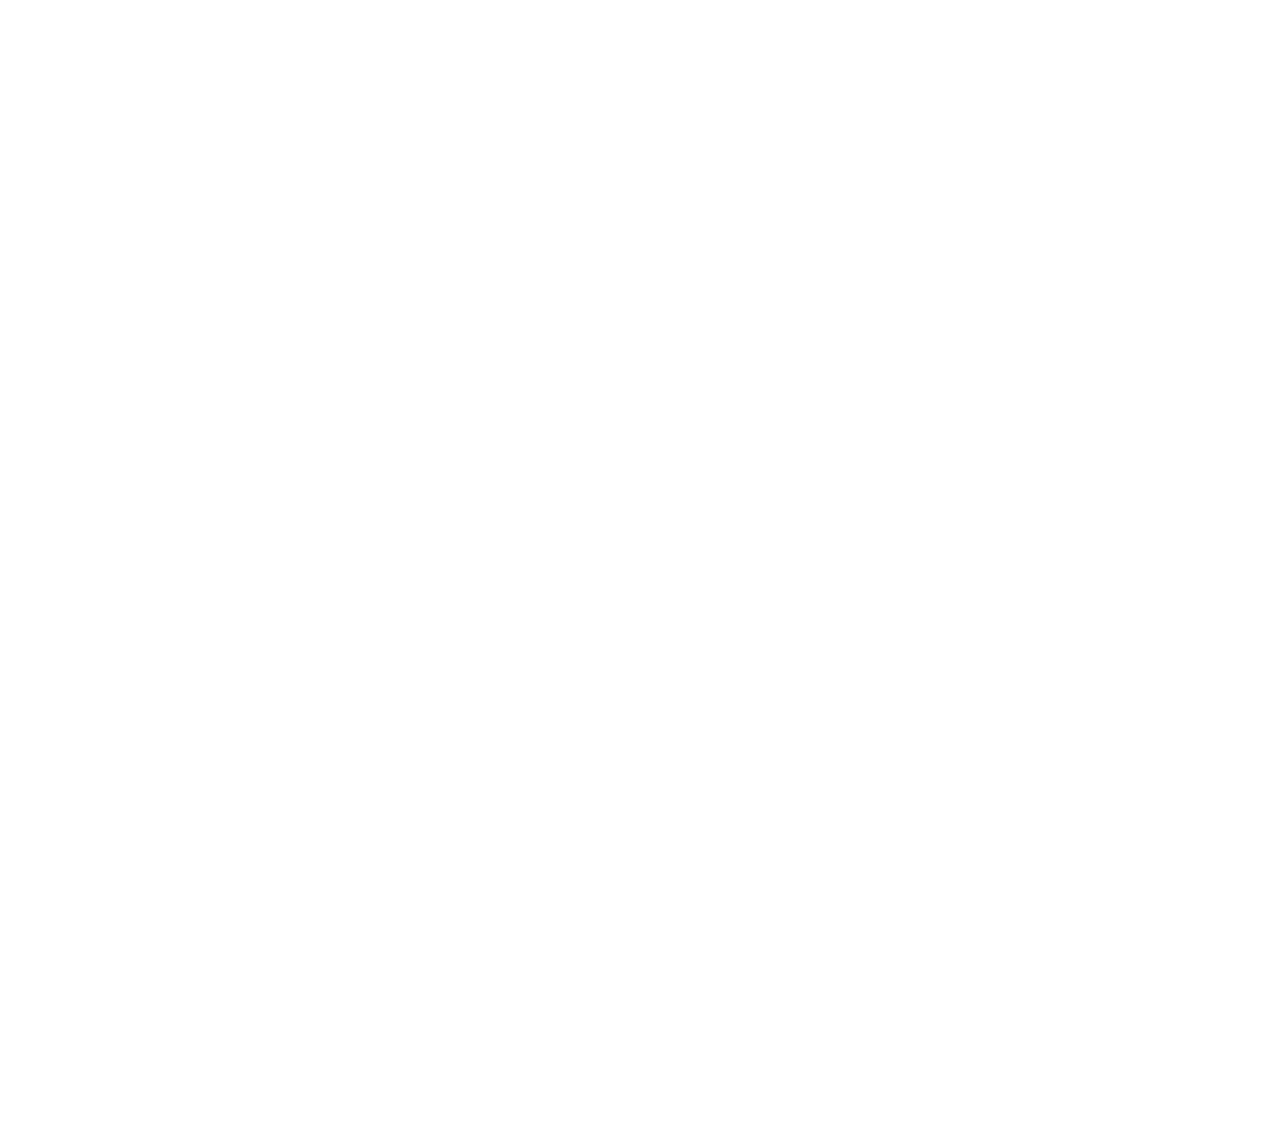
<file: esporta/index.html>
<!DOCTYPE html>
<html lang="en">
<head>
	<meta charset="UTF-8">
	<meta name="viewport" content="width=device-width, initial-scale=1">
	<title>Esporta skola</title>

	<link href="https://fonts.googleapis.com/css2?family=Poppins:wght@400;600;700&display=swap" rel="stylesheet">
	<link href="https://fonts.googleapis.com/css2?family=Mulish:wght@600&display=swap" rel="stylesheet">
	<link rel="stylesheet" href="css/style.css">
</head>
<body>

<!-- HEADER -->
<header class="header">
	<div class="top-line">
		<svg width="126" height="35"><use xlink:href="#ic-discord"></use></svg>
		<a href="https://discord.com/invite/veCBcrmSdN">Pievienojies</a>
	</div>

	<div class="head-line">
		<div class="center">
			<button class="btn-nav d-none">
				<span></span>
				<span></span>
				<span></span>
			</button>
			<a href="https://www.esportaskola.lv/" class="logo">
				<svg width="158" height="53"><use xlink:href="#ic-logo"></use></svg>
			</a>
			<nav>
				<ul>
					<li><a href="#" class="anhor" data-anhor="main">Turnīri</a></li>
					<li><a href="#" class="anhor" data-anhor="atbalstita">Atbalstītāji</a></li>
					<li><a href="#" class="anhor" data-anhor="balvas">Balvas</a></li>
					<li><a href="#" class="anhor" data-anhor="prasibas">Prasības</a></li>
					<li><a href="#" class="d-none show-mobile btn-popup" data-popup="popup-register">Reģistrējies</a></li>
				</ul>
			</nav>
			<a href="#" class="btn-reg btn-popup" data-popup="popup-register">Reģistrējies</a>
		</div>
	</div>
</header>
<!-- // HEADER -->

<!-- HOME -->
<div class="home">
	<img src="img/bg-home.jpg" alt="">

	<div class="center">
		<div class="cards">
			<div class="card-item">
				<div class="thumb">
					<img src="img/cs-go.png" alt="">
				</div>
				<div class="info">
					<h3>LESL CS:GO skolu turnīrs</h3>
					<p>Piesaki komandu līdz 17.10</p>
					<a href="https://forms.office.com/Pages/ResponsePage.aspx?id=SXhBVpK1Ikuyad_rjQn8vK3cEj065bBLowaOKaVSygpURjFJRlBJSEZLOVhCU0JYMVBIWElDRDNIRS4u" class="btn">Piesaki komandu</a>
				</div>
			</div>
		</div>
	</div>
</div>
<!-- // HOME -->

<!-- MAIN -->
<main class="main">
	<div class="center">
		<!-- CALENDAR -->
		<div class="calendar">
			<div class="month">
				<span class="month-item">Janvāris</span>
				<span class="month-item">Februāris</span>
				<span class="month-item">Marts</span>
				<span class="month-item">Aprīlis</span>
				<span class="month-item">Maijs</span>
				<span class="month-item">Jūnijs</span>
				<span class="month-item">Jūlijs</span>
				<span class="month-item">Augusts</span>
				<span class="month-item">Septembris</span>
				<span class="month-item">Oktobris</span>
				<span class="month-item">Novembris</span>
				<span class="month-item">Decembris</span>
			</div>

			<div class="day">
				<span class="day-item"><span class="number">1</span></span>
				<span class="day-item"><span class="number">2</span></span>
				<span class="day-item"><span class="number">3</span></span>
				<span class="day-item"><span class="number">4</span></span>
				<span class="day-item"><span class="number">5</span></span>
				<span class="day-item"><span class="number">6</span></span>
				<span class="day-item"><span class="number">7</span></span>
				<span class="day-item"><span class="number">8</span></span>
				<span class="day-item"><span class="number">9</span></span>
				<span class="day-item"><span class="number">10</span></span>
				<span class="day-item"><span class="number">11</span></span>
				<span class="day-item"><span class="number">12</span></span>
				<span class="day-item"><span class="number">13</span></span>
				<span class="day-item"><span class="number">14</span></span>
				<span class="day-item"><span class="number">15</span></span>
				<span class="day-item"><span class="number">16</span></span>
				<span class="day-item"><span class="number">17</span></span>
				<span class="day-item"><span class="number">18</span></span>
				<span class="day-item"><span class="number">19</span></span>
				<span class="day-item"><span class="number">20</span></span>
				<span class="day-item"><span class="number">21</span></span>
				<span class="day-item"><span class="number">22</span></span>
				<span class="day-item"><span class="number">23</span></span>
				<span class="day-item"><span class="number">24</span></span>
				<span class="day-item"><span class="number">25</span></span>
				<span class="day-item"><span class="number">26</span></span>
				<span class="day-item"><span class="number">27</span></span>
				<span class="day-item"><span class="number">28</span></span>
				<span class="day-item"><span class="number">29</span></span>
				<span class="day-item"><span class="number">20</span></span>
			</div>
		</div>
		<!-- // CALENDAR -->

		<!-- BANNER -->
		<div class="banner">
			<div class="info">
				<svg class="star-1" width="30" height="30"><use xlink:href="#ic-staryellow"></use></svg>
				<svg class="star-2" width="20" height="20"><use xlink:href="#ic-starwhite"></use></svg>
				<img class="ic-banner" src="img/ic-lesl.svg" alt="">
				<!-- <svg class="ic-banner" width="234" height="246"><use xlink:href="#ic-lesl"></use></svg> -->
				<div>
					<h3>LESL CS:G WINTER CUP 2020</h3>
					<a href="#">18. novembris</a>
				</div>
			</div>

			<div class="thumb">
				<img src="img/cs-go-2.jpg" alt="">
			</div>
		</div>
		<!-- // BANNER -->

		<!-- TABS -->
		<div class="slider-tab d-none">
			<div class="tabs">
				<ul class="control-tab">
					<li data-tab="tab-one" class="active"><span>LESL Rocket league CUP</span></li>
					<li data-tab="tab-two"><span>LESL Valorant CUP</span></li>
					<li data-tab="tab-three"><span>LESL CS:GO CUP</span></li>
					<li data-tab="tab-four"><span>LESL Minecraft CUP</span></li>
				</ul>

				<div class="wrap">
					<div class="content-tab tab-one active">
						<div class="tab-inner">
							<ul>
								<li>
									<div class="number">1</div>
									<div class="thumb">
										<img src="img/thumb.png" alt="">
									</div>
									<div class="komanda box">
										<span class="title">Komanda</span>
										<p>Komandas nosaukums</p>
									</div>
								</li>

								<li>
									<div class="number">2</div>
									<div class="thumb">
										<img src="img/thumb.png" alt="">
									</div>
									<div class="komanda box">
										<p>Komandas nosaukums</p>
									</div>
								</li>

								<li>
									<div class="number">3</div>
									<div class="thumb">
										<img src="img/thumb.png" alt="">
									</div>
									<div class="komanda box">
										<p>Komandas nosaukums</p>
									</div>
								</li>

								<li>
									<div class="number">4</div>
									<div class="thumb">
										<img src="img/thumb.png" alt="">
									</div>
									<div class="komanda box">
										<p>Komandas nosaukums</p>
									</div>
								</li>

								<li>
									<div class="number">5</div>
									<div class="thumb">
										<img src="img/thumb.png" alt="">
									</div>
									<div class="komanda box">
										<p>Komandas nosaukums</p>
									</div>
								</li>
							</ul>

							<div class="info-tab">
								<div class="thumb">
									<img src="img/thumb-tab.png" alt="">
								</div>
								<div class="flex-b">
									<div>
										<span class="title">Pieteikušās</span>
									    <span class="commands">5 komandas</span>
									</div>
									
									<div>
										<span class="title">Pieteikušās</span>
										<span class="voter">15</span>
									</div>
								</div>

								<div class="flex-center">
									<a href="#" class="btn">Piesaki komandu</a>
								</div>							
							</div>
						</div>	

						<div class="tab-inner">
							<ul>
								<li>
									<div class="number">1</div>
									<div class="thumb">
										<img src="img/thumb.png" alt="">
									</div>
									<div class="komanda box">
										<span class="title">Komanda</span>
										<p>Komandas nosaukums</p>
									</div>
									<div class="punkt box">
										<span class="title">Punkti</span>
										<span class="num">18</span>
									</div>
									<div class="matches box">
										<span class="title">Matches</span>
										<span class="num">7</span>
									</div>
									<div class="matches-l box">
										<span class="title">Matches W-L</span>
										<span class="num">6</span> &nbsp; - &nbsp; <span class="num">1</span>
									</div>
								</li>

								<li>
									<div class="number">2</div>
									<div class="thumb">
										<img src="img/thumb.png" alt="">
									</div>
									<div class="komanda box">
										<p>Komandas nosaukums</p>
									</div>
									<div class="punkt box">
										<span class="num">18</span>
									</div>
									<div class="matches box">
										<span class="num">7</span>
									</div>
									<div class="matches-l box">
										<span class="num">6</span> &nbsp; - &nbsp; <span class="num">1</span>
									</div>
								</li>

								<li>
									<div class="number">3</div>
									<div class="thumb">
										<img src="img/thumb.png" alt="">
									</div>
									<div class="komanda box">
										<p>Komandas nosaukums</p>
									</div>
									<div class="punkt box">
										<span class="num">18</span>
									</div>
									<div class="matches box">
										<span class="num">7</span>
									</div>
									<div class="matches-l box">
										<span class="num">6</span> &nbsp; - &nbsp; <span class="num">1</span>
									</div>
								</li>

								<li>
									<div class="number">4</div>
									<div class="thumb">
										<img src="img/thumb.png" alt="">
									</div>
									<div class="komanda box">
										<p>Komandas nosaukums</p>
									</div>
									<div class="punkt box">
										<span class="num">18</span>
									</div>
									<div class="matches box">
										<span class="num">7</span>
									</div>
									<div class="matches-l box">
										<span class="num">6</span> &nbsp; - &nbsp; <span class="num">1</span>
									</div>
								</li>

								<li>
									<div class="number">5</div>
									<div class="thumb">
										<img src="img/thumb.png" alt="">
									</div>
									<div class="komanda box">
										<p>Komandas nosaukums</p>
									</div>
									<div class="punkt box">
										<span class="num">18</span>
									</div>
									<div class="matches box">
										<span class="num">7</span>
									</div>
									<div class="matches-l box">
										<span class="num">6</span> &nbsp; - &nbsp; <span class="num">1</span>
									</div>
								</li>
							</ul>
						</div>							
					</div>

					<div class="content-tab tab-two">
						<div class="tab-inner">
							<ul>
								<li>
									<div class="number">1</div>
									<div class="thumb">
										<img src="img/thumb.png" alt="">
									</div>
									<div class="komanda box">
										<span class="title">Komanda</span>
										<p>Komandas nosaukums</p>
									</div>
								</li>

								<li>
									<div class="number">2</div>
									<div class="thumb">
										<img src="img/thumb.png" alt="">
									</div>
									<div class="komanda box">
										<p>Komandas nosaukums</p>
									</div>
								</li>

								<li>
									<div class="number">3</div>
									<div class="thumb">
										<img src="img/thumb.png" alt="">
									</div>
									<div class="komanda box">
										<p>Komandas nosaukums</p>
									</div>
								</li>

								<li>
									<div class="number">4</div>
									<div class="thumb">
										<img src="img/thumb.png" alt="">
									</div>
									<div class="komanda box">
										<p>Komandas nosaukums</p>
									</div>
								</li>

								<li>
									<div class="number">5</div>
									<div class="thumb">
										<img src="img/thumb.png" alt="">
									</div>
									<div class="komanda box">
										<p>Komandas nosaukums</p>
									</div>
								</li>
							</ul>

							<div class="info-tab">
								<div class="thumb">
									<img src="img/thumb-tab.png" alt="">
								</div>
								<div class="flex-b">
									<div>
										<span class="title">Pieteikušās</span>
									    <span class="commands">5 komandas</span>
									</div>
									
									<div>
										<span class="title">Pieteikušās</span>
										<span class="voter">15</span>
									</div>
								</div>

								<div class="flex-center">
									<a href="#" class="btn">Piesaki komandu</a>
								</div>							
							</div>
						</div>	

						<div class="tab-inner">
							<ul>
								<li>
									<div class="number">1</div>
									<div class="thumb">
										<img src="img/thumb.png" alt="">
									</div>
									<div class="komanda box">
										<span class="title">Komanda</span>
										<p>Komandas nosaukums</p>
									</div>
									<div class="punkt box">
										<span class="title">Punkti</span>
										<span class="num">18</span>
									</div>
									<div class="matches box">
										<span class="title">Matches</span>
										<span class="num">7</span>
									</div>
									<div class="matches-l box">
										<span class="title">Matches W-L</span>
										<span class="num">6</span> &nbsp; - &nbsp; <span class="num">1</span>
									</div>
								</li>

								<li>
									<div class="number">2</div>
									<div class="thumb">
										<img src="img/thumb.png" alt="">
									</div>
									<div class="komanda box">
										<p>Komandas nosaukums</p>
									</div>
									<div class="punkt box">
										<span class="num">18</span>
									</div>
									<div class="matches box">
										<span class="num">7</span>
									</div>
									<div class="matches-l box">
										<span class="num">6</span> &nbsp; - &nbsp; <span class="num">1</span>
									</div>
								</li>

								<li>
									<div class="number">3</div>
									<div class="thumb">
										<img src="img/thumb.png" alt="">
									</div>
									<div class="komanda box">
										<p>Komandas nosaukums</p>
									</div>
									<div class="punkt box">
										<span class="num">18</span>
									</div>
									<div class="matches box">
										<span class="num">7</span>
									</div>
									<div class="matches-l box">
										<span class="num">6</span> &nbsp; - &nbsp; <span class="num">1</span>
									</div>
								</li>

								<li>
									<div class="number">4</div>
									<div class="thumb">
										<img src="img/thumb.png" alt="">
									</div>
									<div class="komanda box">
										<p>Komandas nosaukums</p>
									</div>
									<div class="punkt box">
										<span class="num">18</span>
									</div>
									<div class="matches box">
										<span class="num">7</span>
									</div>
									<div class="matches-l box">
										<span class="num">6</span> &nbsp; - &nbsp; <span class="num">1</span>
									</div>
								</li>

								<li>
									<div class="number">5</div>
									<div class="thumb">
										<img src="img/thumb.png" alt="">
									</div>
									<div class="komanda box">
										<p>Komandas nosaukums</p>
									</div>
									<div class="punkt box">
										<span class="num">18</span>
									</div>
									<div class="matches box">
										<span class="num">7</span>
									</div>
									<div class="matches-l box">
										<span class="num">6</span> &nbsp; - &nbsp; <span class="num">1</span>
									</div>
								</li>
							</ul>
						</div>	

						<div class="tab-inner">
							<ul>
								<li>
									<div class="number">1</div>
									<div class="thumb">
										<img src="img/thumb.png" alt="">
									</div>
									<div class="komanda box">
										<span class="title">Komanda</span>
										<p>Komandas nosaukums</p>
									</div>
								</li>

								<li>
									<div class="number">2</div>
									<div class="thumb">
										<img src="img/thumb.png" alt="">
									</div>
									<div class="komanda box">
										<p>Komandas nosaukums</p>
									</div>
								</li>

								<li>
									<div class="number">3</div>
									<div class="thumb">
										<img src="img/thumb.png" alt="">
									</div>
									<div class="komanda box">
										<p>Komandas nosaukums</p>
									</div>
								</li>

								<li>
									<div class="number">4</div>
									<div class="thumb">
										<img src="img/thumb.png" alt="">
									</div>
									<div class="komanda box">
										<p>Komandas nosaukums</p>
									</div>
								</li>

								<li>
									<div class="number">5</div>
									<div class="thumb">
										<img src="img/thumb.png" alt="">
									</div>
									<div class="komanda box">
										<p>Komandas nosaukums</p>
									</div>
								</li>
							</ul>

							<div class="info-tab">
								<div class="thumb">
									<img src="img/thumb-tab.png" alt="">
								</div>
								<div class="flex-b">
									<div>
										<span class="title">Pieteikušās</span>
									    <span class="commands">5 komandas</span>
									</div>
									
									<div>
										<span class="title">Pieteikušās</span>
										<span class="voter">15</span>
									</div>
								</div>

								<div class="flex-center">
									<a href="#" class="btn">Piesaki komandu</a>
								</div>							
							</div>
						</div>
					</div>

					<div class="content-tab tab-three">
						<div class="tab-inner">
							<ul>
								<li>
									<div class="number">1</div>
									<div class="thumb">
										<img src="img/thumb.png" alt="">
									</div>
									<div class="komanda box">
										<span class="title">Komanda</span>
										<p>Komandas nosaukums</p>
									</div>
									<div class="punkt box">
										<span class="title">Punkti</span>
										<span class="num">18</span>
									</div>
									<div class="matches box">
										<span class="title">Matches</span>
										<span class="num">7</span>
									</div>
									<div class="matches-l box">
										<span class="title">Matches W-L</span>
										<span class="num">6</span> &nbsp; - &nbsp; <span class="num">1</span>
									</div>
								</li>

								<li>
									<div class="number">2</div>
									<div class="thumb">
										<img src="img/thumb.png" alt="">
									</div>
									<div class="komanda box">
										<p>Komandas nosaukums</p>
									</div>
									<div class="punkt box">
										<span class="num">18</span>
									</div>
									<div class="matches box">
										<span class="num">7</span>
									</div>
									<div class="matches-l box">
										<span class="num">6</span> &nbsp; - &nbsp; <span class="num">1</span>
									</div>
								</li>

								<li>
									<div class="number">3</div>
									<div class="thumb">
										<img src="img/thumb.png" alt="">
									</div>
									<div class="komanda box">
										<p>Komandas nosaukums</p>
									</div>
									<div class="punkt box">
										<span class="num">18</span>
									</div>
									<div class="matches box">
										<span class="num">7</span>
									</div>
									<div class="matches-l box">
										<span class="num">6</span> &nbsp; - &nbsp; <span class="num">1</span>
									</div>
								</li>

								<li>
									<div class="number">4</div>
									<div class="thumb">
										<img src="img/thumb.png" alt="">
									</div>
									<div class="komanda box">
										<p>Komandas nosaukums</p>
									</div>
									<div class="punkt box">
										<span class="num">18</span>
									</div>
									<div class="matches box">
										<span class="num">7</span>
									</div>
									<div class="matches-l box">
										<span class="num">6</span> &nbsp; - &nbsp; <span class="num">1</span>
									</div>
								</li>

								<li>
									<div class="number">5</div>
									<div class="thumb">
										<img src="img/thumb.png" alt="">
									</div>
									<div class="komanda box">
										<p>Komandas nosaukums</p>
									</div>
									<div class="punkt box">
										<span class="num">18</span>
									</div>
									<div class="matches box">
										<span class="num">7</span>
									</div>
									<div class="matches-l box">
										<span class="num">6</span> &nbsp; - &nbsp; <span class="num">1</span>
									</div>
								</li>
							</ul>
						</div>
					</div>

					<div class="content-tab tab-four">
						<div class="tab-inner">
							<ul>
								<li>
									<div class="number">1</div>
									<div class="thumb">
										<img src="img/thumb.png" alt="">
									</div>
									<div class="komanda box">
										<span class="title">Komanda</span>
										<p>Komandas nosaukums</p>
									</div>
									<div class="punkt box">
										<span class="title">Punkti</span>
										<span class="num">18</span>
									</div>
									<div class="matches box">
										<span class="title">Matches</span>
										<span class="num">7</span>
									</div>
									<div class="matches-l box">
										<span class="title">Matches W-L</span>
										<span class="num">6</span> &nbsp; - &nbsp; <span class="num">1</span>
									</div>
								</li>

								<li>
									<div class="number">2</div>
									<div class="thumb">
										<img src="img/thumb.png" alt="">
									</div>
									<div class="komanda box">
										<p>Komandas nosaukums</p>
									</div>
									<div class="punkt box">
										<span class="num">18</span>
									</div>
									<div class="matches box">
										<span class="num">7</span>
									</div>
									<div class="matches-l box">
										<span class="num">6</span> &nbsp; - &nbsp; <span class="num">1</span>
									</div>
								</li>

								<li>
									<div class="number">3</div>
									<div class="thumb">
										<img src="img/thumb.png" alt="">
									</div>
									<div class="komanda box">
										<p>Komandas nosaukums</p>
									</div>
									<div class="punkt box">
										<span class="num">18</span>
									</div>
									<div class="matches box">
										<span class="num">7</span>
									</div>
									<div class="matches-l box">
										<span class="num">6</span> &nbsp; - &nbsp; <span class="num">1</span>
									</div>
								</li>

								<li>
									<div class="number">4</div>
									<div class="thumb">
										<img src="img/thumb.png" alt="">
									</div>
									<div class="komanda box">
										<p>Komandas nosaukums</p>
									</div>
									<div class="punkt box">
										<span class="num">18</span>
									</div>
									<div class="matches box">
										<span class="num">7</span>
									</div>
									<div class="matches-l box">
										<span class="num">6</span> &nbsp; - &nbsp; <span class="num">1</span>
									</div>
								</li>

								<li>
									<div class="number">5</div>
									<div class="thumb">
										<img src="img/thumb.png" alt="">
									</div>
									<div class="komanda box">
										<p>Komandas nosaukums</p>
									</div>
									<div class="punkt box">
										<span class="num">18</span>
									</div>
									<div class="matches box">
										<span class="num">7</span>
									</div>
									<div class="matches-l box">
										<span class="num">6</span> &nbsp; - &nbsp; <span class="num">1</span>
									</div>
								</li>
							</ul>
						</div>
					</div>
				</div>
			</div>

			<div class="controls">
				<div class="inner"></div>
			</div>
		</div> 
		<!-- // TABS -->
	</div>
</main>
<!-- // MAIN -->

<!-- LESL -->
<div class="lesl">
	<div class="layer layer-1"></div>
	<div class="layer layer-2" data-spped="100">
		<svg width="35" height="35" class="triangle-1"><use xlink:href="#ic-triangle1"></use></svg>
		<svg width="35" height="34" class="triangle-2"><use xlink:href="#ic-triangle2"></use></svg>
		<svg width="35" height="34" class="triangle-3"><use xlink:href="#ic-triangle3"></use></svg>
	</div>

	<div class="center">
		<div class="inner layer" data-spped="10">
			<svg width="212" height="235"><use xlink:href="#ic-lesltwo"></use></svg>
			<p><strong><span>LESL</span> (Latvijas Esporta Skolu Līga)</strong> ir virtuālā sporta<br> turnīri dažādās video spēļu disciplīnās, kurās var<br> piedalīties spēlētāji no Latvijas skolām. </p>
		</div>		
	</div>
</div>
<!-- // LESL -->

<!-- ATBALSTITA -->
<section class="atbalstita">
	<div class="center">
		<h3 class="title"><span>Atbalstītāji</span></h3>

		<div class="atbalstita-slider">
			<div class="item">
				<div>
					<div class="thumb">
						<img src="img/logo-1.png" alt="">
					</div>				
					<div class="hover">
						<h4>Kā pabeigt skolu, neejot uz to?</h4>
						<p>Ja vajag vidējo izglītību un domā par tālmācību, tad izvēle Nr.1! Jo lielākā, vadošā un labākā.</p>
						<a href="#">www.r1tv.lv </a>
						<div class="flex-end">
							<svg width="26" height="24"><use xlink:href="#ic-arrdown"></use></svg>
						</div>
					</div>
				</div>
			</div>

			<div class="item">
				<div>
					<div class="thumb">
						<img src="img/logo-2.png" alt="">
					</div>
					<div class="hover">
						<h4>Kā pabeigt skolu, neejot uz to?</h4>
						<p>Ja vajag vidējo izglītību un domā par tālmācību, tad izvēle Nr.1! Jo lielākā, vadošā un labākā.</p>
						<a href="#">www.r1tv.lv </a>
						<div class="flex-end">
							<svg width="26" height="24"><use xlink:href="#ic-arrdown"></use></svg>
						</div>
					</div>
				</div>				
			</div>

			<div class="item">
				<div>
					<div class="thumb">
						<img src="img/logo-3.png" alt="">
					</div>
					<div class="hover">
						<h4>Kā pabeigt skolu, neejot uz to?</h4>
						<p>Ja vajag vidējo izglītību un domā par tālmācību, tad izvēle Nr.1! Jo lielākā, vadošā un labākā.</p>
						<a href="#">www.r1tv.lv </a>
						<div class="flex-end">
							<svg width="26" height="24"><use xlink:href="#ic-arrdown"></use></svg>
						</div>
					</div>
				</div>				
			</div>

			<div class="item">
				<div>
					<div class="thumb">
						<img src="img/logo-4.png" alt="">
					</div>
					<div class="hover">
						<h4>Kā pabeigt skolu, neejot uz to?</h4>
						<p>Ja vajag vidējo izglītību un domā par tālmācību, tad izvēle Nr.1! Jo lielākā, vadošā un labākā.</p>
						<a href="#">www.r1tv.lv </a>
						<div class="flex-end">
							<svg width="26" height="24"><use xlink:href="#ic-arrdown"></use></svg>
						</div>
					</div>
				</div>
			</div>

			<div class="item">
				<div>
					<div class="thumb">
						<img src="img/logo-5.png" alt="">
					</div>
					<div class="hover">
						<h4>Kā pabeigt skolu, neejot uz to?</h4>
						<p>Ja vajag vidējo izglītību un domā par tālmācību, tad izvēle Nr.1! Jo lielākā, vadošā un labākā.</p>
						<a href="#">www.r1tv.lv </a>
						<div class="flex-end">
							<svg width="26" height="24"><use xlink:href="#ic-arrdown"></use></svg>
						</div>
					</div>
				</div>
			</div>

			<div class="item">
				<div>
					<div class="thumb">
						<img src="img/logo-6.png" alt="">
					</div>
					<div class="hover">
						<h4>Kā pabeigt skolu, neejot uz to?</h4>
						<p>Ja vajag vidējo izglītību un domā par tālmācību, tad izvēle Nr.1! Jo lielākā, vadošā un labākā.</p>
						<a href="#">www.r1tv.lv </a>
						<div class="flex-end">
							<svg width="26" height="24"><use xlink:href="#ic-arrdown"></use></svg>
						</div>
					</div>
				</div>
			</div>

			<div class="item">
				<div>
					<div class="thumb">
						<img src="img/logo-7.png" alt="">
					</div>
					<div class="hover">
						<h4>Kā pabeigt skolu, neejot uz to?</h4>
						<p>Ja vajag vidējo izglītību un domā par tālmācību, tad izvēle Nr.1! Jo lielākā, vadošā un labākā.</p>
						<a href="#">www.r1tv.lv </a>
						<div class="flex-end">
							<svg width="26" height="24"><use xlink:href="#ic-arrdown"></use></svg>
						</div>
					</div>
				</div>				
			</div>

			<div class="item">
				<div>
					<div class="thumb">
						<img src="img/logo-8.png" alt="">
					</div>
					<div class="hover">
						<h4>Kā pabeigt skolu, neejot uz to?</h4>
						<p>Ja vajag vidējo izglītību un domā par tālmācību, tad izvēle Nr.1! Jo lielākā, vadošā un labākā.</p>
						<a href="#">www.r1tv.lv </a>
						<div class="flex-end">
							<svg width="26" height="24"><use xlink:href="#ic-arrdown"></use></svg>
						</div>
					</div>
				</div>				
			</div>

			<div class="item">
				<div>
					<div class="thumb">
						<img src="img/logo-9.png" alt="">
					</div>
					<div class="hover">
						<h4>Kā pabeigt skolu, neejot uz to?</h4>
						<p>Ja vajag vidējo izglītību un domā par tālmācību, tad izvēle Nr.1! Jo lielākā, vadošā un labākā.</p>
						<a href="#">www.r1tv.lv </a>
						<div class="flex-end">
							<svg width="26" height="24"><use xlink:href="#ic-arrdown"></use></svg>
						</div>
					</div>
				</div>				
			</div>

			<div class="item">
				<div>
					<div class="thumb">
						<img src="img/logo-10.png" alt="">
					</div>
					<div class="hover">
						<h4>Kā pabeigt skolu, neejot uz to?</h4>
						<p>Ja vajag vidējo izglītību un domā par tālmācību, tad izvēle Nr.1! Jo lielākā, vadošā un labākā.</p>
						<a href="#">www.r1tv.lv </a>
						<div class="flex-end">
							<svg width="26" height="24"><use xlink:href="#ic-arrdown"></use></svg>
						</div>
					</div>
				</div>
			</div>

			<div class="item">
				<div>
					<div class="thumb">
						<img src="img/logo-11.png" alt="">
					</div>
					<div class="hover">
						<h4>Kā pabeigt skolu, neejot uz to?</h4>
						<p>Ja vajag vidējo izglītību un domā par tālmācību, tad izvēle Nr.1! Jo lielākā, vadošā un labākā.</p>
						<a href="#">www.r1tv.lv </a>
						<div class="flex-end">
							<svg width="26" height="24"><use xlink:href="#ic-arrdown"></use></svg>
						</div>
					</div>
				</div>
			</div>
		</div>
	</div>
</section>
<!-- // ATBALSTITA -->

<!-- BALVAS -->
<section class="balvas">
	<div class="center">
		<h3 class="title"><span>Balvas</span></h3>

		<div class="icon-list">
			<div class="icon-item">
				<img src="img/icons-1.svg" alt="">
				<h4>500 €</h4>
			</div>

			<div class="icon-item">
				<img src="img/icons-2.png" alt="">
				<h4>300 €</h4>
			</div>

			<div class="icon-item">
				<img src="img/icons-3.svg" alt="">
				<h4>200 €</h4>
			</div>

			<div class="icon-item">
				<img src="img/icons-4.svg" alt="">

				<h4>Steelseries pele</h4>
			</div>

			<div class="icon-item">
				<img src="img/icons-5.svg" alt="">
				<h4>Steelseries austiņas</h4>
			</div>

			<div class="icon-item">
				<img src="img/icons-6.svg" alt="">
				<h4>LG monitors</h4>
			</div>
		</div>
	</div>
</section>
<!-- // BALVAS -->

<!-- NOTEIKUMI -->
<div class="noteikumi">
	<div class="layer layer-1"></div>
	<div class="layer layer-2" data-spped="100">
		<svg width="35" height="35" class="triangle-1"><use xlink:href="#ic-triangle1"></use></svg>
		<svg width="35" height="34" class="triangle-2"><use xlink:href="#ic-triangle2"></use></svg>
		<svg width="35" height="34" class="triangle-3"><use xlink:href="#ic-triangle3"></use></svg>
		<svg width="20" height="20" class="star-1"><use xlink:href="#ic-star1"></use></svg>
		<svg width="20" height="20" class="star-2"><use xlink:href="#ic-star2"></use></svg>
		<svg width="20" height="20" class="star-3"><use xlink:href="#ic-star3"></use></svg>
	</div>

	<div class="center tx-center layer" data-spped="10">
		<a href="#" class="btn red">Noteikumi</a>
	</div>
</div>
<!-- // NOTEIKUMI -->

<!-- PRASIBAS -->
<section class="prasibas">
	<div class="center">
		<h3 class="title"><span>Prasības</span></h3>

		<div class="icon-list">
			<div class="icon-item">
				<img src="img/icons-7.svg" alt="">
				<h4>Skola</h4>
				<p>Mācies skolā, vidusskolā vai<br> profesionālajā skolā</p>
			</div>

			<div class="icon-item">
				<img src="img/icons-8.svg" alt="">
				<h4>Komanda</h4>
				<p>Komandai ir nosaukums<br> un logotips</p>
			</div>

			<div class="icon-item">
				<img src="img/icons-9.svg" alt="">
				<h4>Kapteinis</h4>
				<p>Visi komandas spēlētāji no vienas<br> skolas</p>
			</div>

			<div class="icon-item">
				<img src="img/icons-10.svg" alt="">
				<h4>Izziņa</h4>
				<p>Komandai ir treneris un kapteinis</p>
			</div>

			<div class="icon-item">
				<img src="img/icons-11.svg" alt="">
				<h4>Sertifikāts</h4>
				<p>Spēlētājiem, kas nav sasnieguši 18 gadu<br> vecumu ir iesniegtas vecāku atļaujas</p>
			</div>

			<div class="icon-item">
				<img src="img/icons-12.svg" alt="">
				<h4>Esports</h4>
				<p> Visi spēlētāji ir saņēmuši sertifikātu<br> kursā “Kas ir esports?”</p>
			</div>
		</div>
	</div>
</section>
<!-- // PRASIBAS -->

<!-- FOOTER -->
<footer class="footer">
	<div class="center">
		<div class="footer-logo">
			<a href="https://www.esportaskola.lv/">
				<svg width="200" height="65"><use xlink:href="#ic-logo"></use></svg>
			</a>
		</div>

		<div class="footer-wrap">
			<div class="footer-item">
				<h5>Skolas</h5>
				<ul>
					<li><a href="#">Skolas</a></li>
					<li><a href="#">Skolas</a></li>
					<li><a href="#">Skolas</a></li>
					<li><a href="#">Skolas</a></li>
					<li><a href="#">Skolas</a></li>
					<li><a href="#">Skolas</a></li>
				</ul>
			</div>
			<div class="footer-item">
				<h5>Tālmācība</h5>
				<ul>
					<li><a href="#">Skolas</a></li>
					<li><a href="#">Skolas</a></li>
					<li><a href="#">Skolas</a></li>
					<li><a href="#">Skolas</a></li>
					<li><a href="#">Skolas</a></li>
					<li><a href="#">Skolas</a></li>
				</ul>
			</div>
			<div class="footer-item">
				<h5>LESL</h5>
				<ul>
					<li><a href="#">Skolas</a></li>
					<li><a href="#">Skolas</a></li>
					<li><a href="#">Skolas</a></li>
					<li><a href="#">Skolas</a></li>
					<li><a href="#">Skolas</a></li>
					<li><a href="#">Skolas</a></li>
				</ul>
			</div>
			<div class="footer-item">
				<h5>Pievienojies</h5>
				<ul>
					<li><a href="#">Skolas</a></li>
					<li><a href="#">Skolas</a></li>
					<li><a href="#">Skolas</a></li>
					<li><a href="#">Skolas</a></li>
					<li><a href="#">Skolas</a></li>
					<li><a href="#">Skolas</a></li>
				</ul>
			</div>
		</div>

		<div class="footer-bottom">
			<p class="copy"> Esporta  Skola &copy; 2020. <span>Kopā kļūsim labāki.</span></p>

			<div class="social">
				<a href="https://discord.gg/veCBcrmSdN">
					<svg width="24" height="21"><use xlink:href="#ic-disc"></use></svg>
				</a>

				<a href="https://www.twitch.tv/esportaskola">
					<svg width="23" height="23"><use xlink:href="#ic-twitch"></use></svg>
				</a>

				<a href="https://www.youtube.com/channel/UCQ5qG2WPwmdbme4zx8D0hUg/videos ">
					<svg width="23" height="23"><use xlink:href="#ic-youtube"></use></svg>
				</a>

				<a href="https://twitter.com/esportaskola">
					<svg width="23" height="23"><use xlink:href="#ic-twitter"></use></svg>
				</a>

				<a href="https://www.facebook.com/esportaskola">
					<svg width="23" height="23"><use xlink:href="#ic-facebook"></use></svg>
				</a>
			</div>
		</div>
	</div>
</footer>
<!-- // FOOTER -->

<!-- POPUP -->
<div class="popup-overlay"></div>
<div class="popup popup-register">
	<a href="#" class="btn-link">Reģistrējies</a>
	<form action="#" class="form-style">
		<div class="flex-b">
			<div class="left">
				<label class="input-style initial">
					<div>
						<input type="text" placeholder="Vārds Uzvārds" value="Vārds Uzvārds">
						<span class="close">
							<svg width="12" height="12"><use xlink:href="#ic-closeinitial"></use></svg>
						</span>
					</div>				
				</label>

				<label class="input-style error">
					<div>
						<input type="text" placeholder="Tālrunis" value="AAS@gm.l">
						<span class="close">
							<svg width="12" height="12"><use xlink:href="#ic-closeerror"></use></svg>
						</span>
					</div>
					
					<span class="alert">Ievadītais epasts nav pareizs</span>
				</label>

				<label class="input-style mb30">
					<div>
						<input type="text" placeholder="Tālrunis">
					</div>				
				</label>

				<label class="select-style">
					<select>
						<option value="Skola">Skola</option>
						<option value="Skola 1">Skola 1</option>
						<option value="Skola 2">Skola 2</option>
					</select>

					<svg width="12" height="6"><use xlink:href="#ic-select"></use></svg>
				</label>

				<label class="select-style">
					<select>
						<option value="Klase">Klase</option>
						<option value="Klase 1">Klase 1</option>
						<option value="Klase 2">Klase 2</option>
					</select>

					<svg width="12" height="6"><use xlink:href="#ic-select"></use></svg>
				</label>
			</div>

			<div class="right">
				<div class="checkbox-group mb30">
					<p class="checkbox-title">Vai Tev jau ir komanda?</p>

					<div class="flex-start">
						<label class="checkbox-style">
							<span class="title">Jā</span>
							<input type="radio" name="radio" checked>
							<span class="checked"></span>
						</label>

						<label class="checkbox-style">
							<span class="title">Nē</span>
							<input type="radio" name="radio">
							<span class="checked"></span>
						</label>
					</div>				
				</div>

				<label class="input-style mb30">
					<div>
						<input type="text" placeholder="Nosaukums">
					</div>				
				</label>

				<label class="select-style mb30">
					<select>
						<option value="Skola">Spēles</option>
						<option value="Skola 1">Skola 1</option>
						<option value="Skola 2">Skola 2</option>
					</select>

					<svg width="12" height="6"><use xlink:href="#ic-select"></use></svg>
				</label>

				<div class="checkbox-group mb30">
					<p class="checkbox-title">Vai Tev ir “Kas ir esports?” sertifikāts?</p>

					<div class="flex-start">
						<label class="checkbox-style">
							<span class="title">Jā</span>
							<input type="radio" name="radio1" checked>
							<span class="checked"></span>
						</label>

						<label class="checkbox-style">
							<span class="title">Nē</span>
							<input type="radio" name="radio1">
							<span class="checked"></span>
						</label>
					</div>				
				</div>

				<label class="input-style success">
					<div>
						<input type="text" placeholder="Tālrunis" value="354534545">
						<span class="close">
							<svg width="12" height="12"><use xlink:href="#ic-closesuccess"></use></svg>
						</span>
					</div>
					
					<span class="alert">Apstiprinājuma ziņa</span>
				</label>
			</div>
		</div>

		<div class="flex-center">
			<a href="#" class="btn-subtle popup-close">Atcelt</a>
			<input type="submit" class="btn" value="Reģistrēties">
		</div>
	</form>
</div>
<!-- // POPUP -->
	
<script src="js/jquery-3.5.1.min.js"></script>
<script src="js/slick.min.js"></script>
<script src="js/main.js"></script>

<!-- ICONS -->
<svg class="svg-icon">
	<symbol id="ic-arrdown" viewBox="0 0 26 24">
		<path d="M0.642191 4.27467C-0.426302 2.50543 0.642191 0.736204 2.42301 0.736204L13.1079 0.736206L23.7929 0.736207C25.5737 0.736207 26.6422 2.50544 25.5737 3.92082L20.5874 13.4747L15.2449 22.6747C14.5326 24.0901 12.3956 24.0901 11.3271 22.6747L5.98465 13.4747L0.642191 4.27467Z" fill="#6845F3"/>
	</symbol>

	<symbol id="ic-select" viewBox="0 0 12 6">
		<path d="M9.5 2.25L6.01841 3.99079L2.53683 2.25" stroke-width="2" stroke-linecap="round" stroke-linejoin="round"/>
	</symbol>

	<symbol id="ic-closesuccess" viewBox="0 0 12 12">
		<path d="M3 3.00003L9.3871 9.38713" stroke="#30B675" stroke-width="2" stroke-linecap="round" stroke-linejoin="round"/>
		<path d="M3 9.38712L9.3871 3.00002" stroke="#30B675" stroke-width="2" stroke-linecap="round" stroke-linejoin="round"/>
	</symbol>

	<symbol id="ic-closeinitial" viewBox="0 0 12 12">
		<path d="M3 3.00003L9.3871 9.38713" stroke="#A0A3BD" stroke-width="2" stroke-linecap="round" stroke-linejoin="round"/>
		<path d="M3 9.38712L9.3871 3.00002" stroke="#A0A3BD" stroke-width="2" stroke-linecap="round" stroke-linejoin="round"/>
	</symbol>

	<symbol id="ic-closeerror" viewBox="0 0 12 12">
		<path d="M3 3.00003L9.3871 9.38713" stroke="url(#paint0_linear)" stroke-width="2" stroke-linecap="round" stroke-linejoin="round"/>
		<path d="M3 9.38712L9.3871 3.00002" stroke="url(#paint1_linear)" stroke-width="2" stroke-linecap="round" stroke-linejoin="round"/>
		<defs>
		<linearGradient id="paint0_linear" x1="4.68162" y1="4.57979" x2="6.0063" y2="3.55183" gradientUnits="userSpaceOnUse">
		<stop stop-color="#FB63AC"/>
		<stop offset="1" stop-color="#FA8662"/>
		</linearGradient>
		<linearGradient id="paint1_linear" x1="4.57976" y1="7.70549" x2="3.5518" y2="6.38082" gradientUnits="userSpaceOnUse">
		<stop stop-color="#FB63AC"/>
		<stop offset="1" stop-color="#FA8662"/>
		</linearGradient>
		</defs>
	</symbol>

	<symbol id="ic-disc" viewBox="0 0 24 21">
		<path d="M17.8583 18.7545L17.3994 19.2874C17.5328 19.4023 17.7045 19.463 17.8806 19.4574L17.8583 18.7545ZM16.3583 16.3464C16.1176 16.0416 15.6754 15.9896 15.3706 16.2303C15.0658 16.4709 15.0138 16.9131 15.2544 17.218L16.3583 16.3464ZM16.919 15.7706L16.6744 15.1113C16.665 15.1148 16.6558 15.1184 16.6466 15.1223L16.919 15.7706ZM14.4746 16.4956L14.3565 15.8022L14.3451 15.8044L14.4746 16.4956ZM10.1084 16.4788L9.97507 17.1692L9.97934 17.17L10.1084 16.4788ZM7.63024 15.7539L7.37394 16.4088L7.37461 16.409L7.63024 15.7539ZM6.39946 15.1807L6.00846 15.7652C6.02389 15.7755 6.03973 15.7852 6.05593 15.7943L6.39946 15.1807ZM6.24781 15.0963L6.63819 14.5114C6.61384 14.4952 6.58849 14.4804 6.5623 14.4673L6.24781 15.0963ZM6.18039 15.0459L6.67765 14.5486C6.63145 14.5024 6.57905 14.4629 6.52195 14.4311L6.18039 15.0459ZM9.21055 17.1841C9.45116 16.8792 9.39907 16.437 9.09419 16.1964C8.78932 15.9558 8.34712 16.0079 8.10651 16.3128L9.21055 17.1841ZM6.6067 18.7545L6.58444 19.4574C6.76347 19.4631 6.93792 19.4002 7.07218 19.2817L6.6067 18.7545ZM2.38734 15.5853H1.68412C1.68412 15.6229 1.68714 15.6605 1.69314 15.6976L2.38734 15.5853ZM4.8149 3.6472L4.39296 3.08462C4.28527 3.16539 4.20303 3.27536 4.156 3.40149L4.8149 3.6472ZM9.552 1.87709L10.2521 1.81042C10.2182 1.45536 9.92398 1.18185 9.5674 1.17404L9.552 1.87709ZM9.02054 3.71399C9.05736 4.10062 9.40064 4.38419 9.78727 4.34737C10.1739 4.31055 10.4575 3.96727 10.4207 3.58064L9.02054 3.71399ZM13.9794 3.62514C13.9299 4.01036 14.2021 4.36275 14.5873 4.41222C14.9725 4.4617 15.3249 4.18953 15.3744 3.80432L13.9794 3.62514ZM14.9129 1.87721L14.8975 1.17415C14.5497 1.18179 14.2597 1.44258 14.2154 1.78762L14.9129 1.87721ZM19.65 3.64731L20.3089 3.40159C20.2619 3.27548 20.1796 3.16551 20.072 3.08475L19.65 3.64731ZM22.0777 15.5853L22.7719 15.6976C22.7779 15.6605 22.7809 15.6229 22.7809 15.5853H22.0777ZM10.7995 12.1462L10.0963 12.1346V12.1462H10.7995ZM17.8583 18.7545C18.3172 18.2217 18.3173 18.2217 18.3173 18.2217C18.3173 18.2217 18.3173 18.2217 18.3173 18.2217C18.3172 18.2217 18.3172 18.2217 18.3171 18.2216C18.317 18.2215 18.3168 18.2213 18.3164 18.221C18.3158 18.2205 18.3148 18.2196 18.3134 18.2184C18.3107 18.2161 18.3066 18.2125 18.3011 18.2078C18.2901 18.1982 18.2737 18.1841 18.2526 18.1657C18.2104 18.1289 18.1492 18.0754 18.0741 18.0091C17.9236 17.8764 17.7182 17.6931 17.4977 17.4906C17.0409 17.0712 16.5705 16.6152 16.3583 16.3464L15.2544 17.218C15.548 17.5898 16.1036 18.1199 16.5464 18.5266C16.7756 18.7371 16.9883 18.9268 17.1436 19.0638C17.2213 19.1324 17.2849 19.1879 17.3291 19.2265C17.3513 19.2457 17.3686 19.2608 17.3806 19.2711C17.3865 19.2763 17.3911 19.2802 17.3943 19.283C17.3959 19.2843 17.3971 19.2854 17.3979 19.2861C17.3984 19.2865 17.3987 19.2868 17.3989 19.287C17.3991 19.2871 17.3992 19.2872 17.3992 19.2872C17.3993 19.2873 17.3993 19.2873 17.3993 19.2873C17.3994 19.2874 17.3994 19.2874 17.8583 18.7545ZM18.4709 14.1888C17.8242 14.6147 17.2145 14.9109 16.6744 15.1113L17.1637 16.4299C17.8036 16.1924 18.5088 15.8479 19.2445 15.3634L18.4709 14.1888ZM16.6466 15.1223C15.8498 15.4571 15.0923 15.677 14.3566 15.8023L14.5927 17.1888C15.4416 17.0442 16.3025 16.7924 17.1914 16.4189L16.6466 15.1223ZM14.3451 15.8044C12.8278 16.0889 11.4336 16.0108 10.2374 15.7875L9.97934 17.17C11.3118 17.4188 12.8845 17.5092 14.6042 17.1868L14.3451 15.8044ZM10.2417 15.7883C9.332 15.6127 8.54757 15.357 7.88586 15.0988L7.37461 16.409C8.09511 16.6901 8.96277 16.9738 9.97507 17.1692L10.2417 15.7883ZM7.88654 15.099C7.51806 14.9548 7.12796 14.7826 6.743 14.5671L6.05593 15.7943C6.51407 16.0508 6.96684 16.2494 7.37394 16.4088L7.88654 15.099ZM6.79047 14.5962C6.72304 14.5511 6.65921 14.52 6.63831 14.5096C6.60844 14.4947 6.62154 14.5003 6.63819 14.5114L5.85742 15.6812C5.92466 15.7261 5.98835 15.7571 6.00905 15.7674C6.03871 15.7823 6.02541 15.7765 6.00846 15.7652L6.79047 14.5962ZM6.5623 14.4673C6.58953 14.481 6.61846 14.4991 6.64636 14.5214C6.67039 14.5406 6.68731 14.5583 6.67765 14.5486L5.68313 15.5431C5.71564 15.5756 5.7968 15.6571 5.93331 15.7253L6.5623 14.4673ZM6.52195 14.4311C6.38272 14.3538 6.27605 14.2889 6.20611 14.2448C6.17116 14.2227 6.14546 14.2058 6.12951 14.1952C6.12155 14.1899 6.11603 14.1861 6.11302 14.1841C6.11151 14.1831 6.11064 14.1824 6.1104 14.1823C6.11028 14.1822 6.11032 14.1822 6.11052 14.1824C6.11062 14.1824 6.11077 14.1825 6.11095 14.1827C6.11104 14.1827 6.11114 14.1828 6.11125 14.1829C6.1113 14.1829 6.11136 14.183 6.11142 14.183C6.11145 14.183 6.1115 14.183 6.11151 14.1831C6.11156 14.1831 6.11161 14.1831 5.70836 14.7592C5.30511 15.3354 5.30516 15.3354 5.30521 15.3354C5.30523 15.3355 5.30528 15.3355 5.30532 15.3355C5.30539 15.3356 5.30546 15.3356 5.30554 15.3357C5.30569 15.3358 5.30585 15.3359 5.30602 15.336C5.30637 15.3362 5.30676 15.3365 5.30718 15.3368C5.30804 15.3374 5.30907 15.3381 5.31026 15.3389C5.31264 15.3406 5.31568 15.3427 5.31938 15.3452C5.32678 15.3503 5.3368 15.3571 5.34938 15.3654C5.37453 15.3822 5.40994 15.4054 5.45507 15.4339C5.54528 15.4909 5.67463 15.5693 5.83883 15.6606L6.52195 14.4311ZM8.10651 16.3128C7.89186 16.5847 7.41861 17.0509 6.96214 17.4786C6.74128 17.6856 6.53554 17.8732 6.38491 18.0092C6.30967 18.0772 6.24838 18.1321 6.20606 18.1698C6.1849 18.1887 6.1685 18.2032 6.15748 18.213C6.15197 18.2179 6.14781 18.2216 6.14507 18.224C6.1437 18.2252 6.14269 18.2261 6.14204 18.2267C6.14172 18.227 6.14149 18.2272 6.14135 18.2273C6.14128 18.2274 6.14123 18.2274 6.14121 18.2274C6.1412 18.2274 6.1412 18.2274 6.1412 18.2274C6.1412 18.2274 6.14121 18.2274 6.6067 18.7545C7.07218 19.2817 7.07221 19.2816 7.07224 19.2816C7.07226 19.2816 7.07229 19.2816 7.07233 19.2815C7.0724 19.2815 7.07249 19.2814 7.07261 19.2813C7.07285 19.2811 7.07318 19.2808 7.0736 19.2804C7.07444 19.2797 7.07566 19.2786 7.07723 19.2772C7.08037 19.2744 7.08496 19.2704 7.09089 19.2651C7.10277 19.2546 7.12008 19.2392 7.14219 19.2195C7.1864 19.18 7.24985 19.1232 7.32746 19.0531C7.48254 18.9131 7.69495 18.7194 7.92383 18.5049C8.36686 18.0898 8.91952 17.5528 9.21055 17.1841L8.10651 16.3128ZM6.62896 18.0517C4.98951 17.9997 4.12821 17.3185 3.66038 16.701C3.41767 16.3806 3.27002 16.0618 3.18372 15.824C3.14082 15.7058 3.11391 15.6099 3.09833 15.5472C3.09056 15.5159 3.08568 15.4931 3.08307 15.4802C3.08177 15.4738 3.08104 15.4698 3.08081 15.4686C3.0807 15.4679 3.08071 15.468 3.08083 15.4687C3.0809 15.4691 3.08099 15.4696 3.08111 15.4703C3.08117 15.4707 3.08123 15.4711 3.08131 15.4715C3.08134 15.4717 3.0814 15.4721 3.08142 15.4722C3.08148 15.4726 3.08154 15.473 2.38734 15.5853C1.69314 15.6976 1.69321 15.698 1.69328 15.6984C1.69331 15.6986 1.69338 15.699 1.69343 15.6994C1.69353 15.7 1.69364 15.7007 1.69377 15.7014C1.69401 15.7028 1.69429 15.7045 1.6946 15.7063C1.69523 15.71 1.696 15.7144 1.69694 15.7195C1.6988 15.7298 1.7013 15.743 1.70452 15.759C1.71097 15.7908 1.72033 15.8337 1.73333 15.8861C1.7593 15.9907 1.80006 16.1341 1.86165 16.3038C1.98433 16.6418 2.19295 17.0931 2.53935 17.5503C3.24976 18.488 4.49814 19.3913 6.58444 19.4574L6.62896 18.0517ZM3.09057 15.5853C3.09057 12.9605 3.67996 10.0441 4.28119 7.75961C4.58043 6.6226 4.87971 5.65275 5.10391 4.96798C5.21596 4.62575 5.30911 4.35516 5.37393 4.17098C5.40634 4.0789 5.43165 4.00845 5.44869 3.96148C5.45722 3.93799 5.46367 3.92038 5.4679 3.90888C5.47002 3.90312 5.47158 3.8989 5.47257 3.89623C5.47306 3.89489 5.47342 3.89394 5.47362 3.89339C5.47372 3.89311 5.47379 3.89293 5.47382 3.89285C5.47384 3.89281 5.47383 3.89283 5.47384 3.89281C5.47382 3.89284 5.4738 3.89291 4.8149 3.6472C4.156 3.40149 4.15595 3.4016 4.1559 3.40174C4.15587 3.40182 4.15581 3.40198 4.15575 3.40214C4.15564 3.40245 4.15548 3.40287 4.15529 3.40338C4.15491 3.40441 4.15438 3.40583 4.15371 3.40764C4.15236 3.41127 4.15044 3.41647 4.14797 3.4232C4.14302 3.43665 4.13584 3.45626 4.12658 3.48178C4.10806 3.53282 4.08122 3.60753 4.04725 3.70406C3.97931 3.89708 3.88281 4.17747 3.76728 4.53036C3.53631 5.2358 3.2287 6.23267 2.92105 7.40165C2.30851 9.72913 1.68412 12.7818 1.68412 15.5853H3.09057ZM5.23684 4.20977C6.36124 3.36646 7.45432 2.95928 8.26049 2.76256C8.66365 2.66419 8.99394 2.61874 9.21843 2.59783C9.33058 2.58738 9.416 2.58309 9.47051 2.58134C9.49775 2.58047 9.51724 2.58024 9.52844 2.58019C9.53404 2.58017 9.53756 2.58019 9.53894 2.5802C9.53963 2.58021 9.53979 2.58021 9.5394 2.5802C9.53921 2.5802 9.53888 2.5802 9.53841 2.58019C9.53818 2.58018 9.53791 2.58018 9.53761 2.58017C9.53746 2.58017 9.5372 2.58016 9.53713 2.58016C9.53687 2.58016 9.5366 2.58015 9.552 1.87709C9.5674 1.17404 9.56711 1.17403 9.56681 1.17402C9.5667 1.17402 9.5664 1.17401 9.56618 1.17401C9.56573 1.174 9.56525 1.17399 9.56474 1.17398C9.56371 1.17396 9.56254 1.17394 9.56123 1.17392C9.5586 1.17388 9.5554 1.17384 9.55165 1.17381C9.54415 1.17374 9.53441 1.1737 9.5225 1.17375C9.49868 1.17385 9.46617 1.17431 9.42552 1.17561C9.34425 1.17821 9.23027 1.18419 9.08797 1.19744C8.80356 1.22394 8.40474 1.27964 7.92707 1.3962C6.97157 1.62936 5.69611 2.10724 4.39296 3.08462L5.23684 4.20977ZM8.85194 1.94377L9.02054 3.71399L10.4207 3.58064L10.2521 1.81042L8.85194 1.94377ZM15.3744 3.80432L15.6104 1.9668L14.2154 1.78762L13.9794 3.62514L15.3744 3.80432ZM14.9129 1.87721C14.9283 2.58027 14.9281 2.58027 14.9278 2.58028C14.9277 2.58028 14.9275 2.58028 14.9273 2.58029C14.927 2.58029 14.9268 2.5803 14.9265 2.5803C14.926 2.58031 14.9257 2.58032 14.9255 2.58032C14.9251 2.58033 14.9253 2.58032 14.926 2.58032C14.9274 2.5803 14.9309 2.58028 14.9365 2.5803C14.9477 2.58035 14.9672 2.58058 14.9944 2.58145C15.0489 2.5832 15.1343 2.58749 15.2465 2.59793C15.471 2.61884 15.8013 2.66427 16.2044 2.76264C17.0106 2.95934 18.1036 3.36651 19.228 4.20988L20.072 3.08475C18.7688 2.1073 17.4933 1.62942 16.5378 1.39627C16.0601 1.27972 15.6613 1.22403 15.3769 1.19754C15.2346 1.18429 15.1206 1.17832 15.0393 1.17572C14.9987 1.17442 14.9662 1.17396 14.9424 1.17386C14.9305 1.17381 14.9207 1.17385 14.9132 1.17392C14.9095 1.17396 14.9063 1.174 14.9036 1.17404C14.9023 1.17406 14.9011 1.17408 14.9001 1.1741C14.8996 1.17411 14.8991 1.17412 14.8987 1.17413C14.8985 1.17413 14.8982 1.17414 14.898 1.17414C14.8977 1.17415 14.8975 1.17415 14.9129 1.87721ZM19.65 3.64731C18.9911 3.89304 18.9911 3.89297 18.9911 3.89294C18.9911 3.89296 18.9911 3.89294 18.9911 3.89298C18.9911 3.89306 18.9912 3.89324 18.9913 3.89352C18.9915 3.89407 18.9918 3.89502 18.9923 3.89636C18.9933 3.89903 18.9949 3.90325 18.997 3.90901C19.0012 3.92051 19.0077 3.93812 19.0162 3.96161C19.0332 4.00857 19.0586 4.07902 19.091 4.1711C19.1558 4.35528 19.249 4.62587 19.361 4.96809C19.5852 5.65285 19.8845 6.62268 20.1838 7.75968C20.785 10.0441 21.3744 12.9605 21.3744 15.5853H22.7809C22.7809 12.7818 22.1565 9.72915 21.5439 7.4017C21.2362 6.23273 20.9286 5.23588 20.6976 4.53044C20.5821 4.17756 20.4856 3.89717 20.4176 3.70415C20.3837 3.60763 20.3568 3.53292 20.3383 3.48188C20.3291 3.45636 20.3219 3.43676 20.3169 3.4233C20.3144 3.41657 20.3125 3.41137 20.3112 3.40775C20.3105 3.40593 20.31 3.40451 20.3096 3.40348C20.3094 3.40297 20.3093 3.40255 20.3091 3.40224C20.3091 3.40208 20.309 3.40192 20.309 3.40184C20.3089 3.4017 20.3089 3.40159 19.65 3.64731ZM22.0777 15.5853C21.3835 15.473 21.3835 15.4726 21.3836 15.4722C21.3836 15.4721 21.3837 15.4717 21.3837 15.4715C21.3838 15.4711 21.3838 15.4706 21.3839 15.4703C21.384 15.4696 21.3841 15.469 21.3842 15.4687C21.3843 15.4679 21.3843 15.4679 21.3842 15.4685C21.384 15.4698 21.3832 15.4738 21.3819 15.4802C21.3793 15.4931 21.3745 15.5159 21.3667 15.5471C21.3511 15.6099 21.3242 15.7058 21.2813 15.824C21.195 16.0617 21.0473 16.3806 20.8046 16.701C20.3367 17.3185 19.4754 17.9997 17.836 18.0517L17.8806 19.4574C19.9668 19.3913 21.2152 18.488 21.9256 17.5503C22.272 17.0931 22.4806 16.6419 22.6033 16.3038C22.6649 16.1341 22.7057 15.9907 22.7317 15.8861C22.7447 15.8338 22.754 15.7909 22.7605 15.759C22.7637 15.7431 22.7662 15.7299 22.7681 15.7196C22.769 15.7144 22.7698 15.71 22.7704 15.7063C22.7707 15.7045 22.771 15.7029 22.7712 15.7014C22.7714 15.7007 22.7715 15.7 22.7716 15.6994C22.7716 15.6991 22.7717 15.6986 22.7717 15.6985C22.7718 15.698 22.7719 15.6976 22.0777 15.5853ZM9.07997 9.57176C7.67183 9.57176 6.65735 10.7911 6.65735 12.1462H8.0638C8.0638 11.4446 8.56635 10.9782 9.07997 10.9782V9.57176ZM6.65735 12.1462C6.65735 13.506 7.6929 14.7207 9.07997 14.7207V13.3142C8.57893 13.3142 8.0638 12.8432 8.0638 12.1462H6.65735ZM9.07997 14.7207C10.4882 14.7207 11.5027 13.5013 11.5027 12.1462H10.0963C10.0963 12.8478 9.59371 13.3142 9.07997 13.3142V14.7207ZM11.5026 12.1577C11.5253 10.7825 10.4782 9.57176 9.07997 9.57176V10.9782C9.60354 10.9782 10.1076 11.4532 10.0964 12.1346L11.5026 12.1577ZM15.2333 9.57176C13.8251 9.57176 12.8104 10.791 12.8104 12.1462H14.2169C14.2169 11.4447 14.7194 10.9782 15.2333 10.9782V9.57176ZM12.8104 12.1462C12.8104 13.5061 13.8463 14.7207 15.2333 14.7207V13.3142C14.7321 13.3142 14.2169 12.843 14.2169 12.1462H12.8104ZM15.2333 14.7207C16.6414 14.7207 17.6559 13.5013 17.6559 12.1462H16.2494C16.2494 12.8478 15.7469 13.3142 15.2333 13.3142V14.7207ZM17.6559 12.1462C17.6559 10.7911 16.6414 9.57176 15.2333 9.57176V10.9782C15.7469 10.9782 16.2494 11.4446 16.2494 12.1462H17.6559ZM6.9434 6.0106C8.97301 4.90371 10.6259 4.38726 12.2358 4.38646C13.8453 4.38566 15.4957 4.90024 17.5203 6.0099L18.1963 4.77655C16.0546 3.60272 14.1663 2.97905 12.2351 2.98001C10.3043 2.98097 8.41457 3.60626 6.27 4.77584L6.9434 6.0106Z" fill="#FCFCFC"/>
	</symbol>

	<symbol id="ic-twitch" viewBox="0 0 23 23">
		<path d="M1.58089 1.4707V0.767477C1.19251 0.767477 0.877661 1.08232 0.877661 1.4707L1.58089 1.4707ZM21.2712 1.4707H21.9744C21.9744 1.08232 21.6596 0.767477 21.2712 0.767477V1.4707ZM21.2712 12.7223L21.7685 13.2196C21.9003 13.0877 21.9744 12.9088 21.9744 12.7223H21.2712ZM17.0519 16.9417V17.6449C17.2384 17.6449 17.4172 17.5708 17.5491 17.4389L17.0519 16.9417ZM10.0196 16.9417V16.2384C9.85173 16.2384 9.6894 16.2985 9.56194 16.4077L10.0196 16.9417ZM5.09702 21.161H4.39379C4.39379 21.4357 4.55366 21.6852 4.80317 21.7999C5.05267 21.9147 5.34615 21.8737 5.55467 21.695L5.09702 21.161ZM5.09702 16.9417H5.80024C5.80024 16.5533 5.4854 16.2384 5.09702 16.2384V16.9417ZM1.58089 16.9417H0.877661C0.877661 17.3301 1.19251 17.6449 1.58089 17.6449L1.58089 16.9417ZM1.58089 2.17393H21.2712V0.767477H1.58089V2.17393ZM20.568 1.4707V12.7223H21.9744V1.4707H20.568ZM20.774 12.2251L16.5546 16.4444L17.5491 17.4389L21.7685 13.2196L20.774 12.2251ZM17.0519 16.2384H10.0196V17.6449H17.0519V16.2384ZM9.56194 16.4077L4.63936 20.6271L5.55467 21.695L10.4772 17.4756L9.56194 16.4077ZM5.80024 21.161V16.9417H4.39379V21.161H5.80024ZM5.09702 16.2384H1.58089V17.6449H5.09702V16.2384ZM2.28411 16.9417V1.4707H0.877661V16.9417H2.28411ZM14.9422 4.98683V12.0191H16.3486V4.98683H14.9422ZM10.7228 4.98683V12.0191H12.1293V4.98683H10.7228Z" fill="#FCFCFC"/>
	</symbol>

	<symbol id="ic-youtube" viewBox="0 0 22 22">
		<path d="M2.63361 18.6834L2.48626 19.371H2.48627L2.63361 18.6834ZM19.1992 18.6834L19.3465 19.371V19.371L19.1992 18.6834ZM19.1992 3.94926L19.3465 3.26164V3.26164L19.1992 3.94926ZM2.63361 3.94926L2.78096 4.63687L2.63361 3.94926ZM9.50994 8.50341L9.90002 7.91829C9.68423 7.77443 9.40677 7.76102 9.17811 7.88339C8.94946 8.00577 8.80671 8.24406 8.80671 8.50341H9.50994ZM9.50994 14.1292H8.80671C8.80671 14.3886 8.94946 14.6269 9.17811 14.7492C9.40677 14.8716 9.68423 14.8582 9.90002 14.7143L9.50994 14.1292ZM13.7293 11.3163L14.1194 11.9014C14.315 11.771 14.4325 11.5514 14.4325 11.3163C14.4325 11.0812 14.315 10.8616 14.1194 10.7312L13.7293 11.3163ZM0.368002 5.88191V16.7507H1.77445V5.88191H0.368002ZM21.4648 16.7507V5.88191H20.0583V16.7507H21.4648ZM2.48627 19.371C8.04327 20.5618 13.7895 20.5618 19.3465 19.371L19.0518 17.9958C13.6891 19.1449 8.14371 19.1449 2.78096 17.9958L2.48627 19.371ZM19.3465 3.26164C13.7895 2.07085 8.04327 2.07085 2.48626 3.26164L2.78096 4.63687C8.14371 3.48771 13.6891 3.48771 19.0518 4.63687L19.3465 3.26164ZM21.4648 5.88191C21.4648 4.6183 20.5821 3.5264 19.3465 3.26164L19.0518 4.63687C19.6389 4.76268 20.0583 5.2815 20.0583 5.88191H21.4648ZM20.0583 16.7507C20.0583 17.3511 19.6389 17.8699 19.0518 17.9958L19.3465 19.371C20.5821 19.1062 21.4648 18.0143 21.4648 16.7507H20.0583ZM0.368002 16.7507C0.368002 18.0143 1.25071 19.1062 2.48626 19.371L2.78096 17.9958C2.19388 17.8699 1.77445 17.3511 1.77445 16.7507H0.368002ZM1.77445 5.88191C1.77445 5.2815 2.19388 4.76268 2.78096 4.63687L2.48626 3.26164C1.25071 3.5264 0.368002 4.6183 0.368002 5.88191H1.77445ZM8.80671 8.50341V14.1292H10.2132V8.50341H8.80671ZM9.90002 14.7143L14.1194 11.9014L13.3392 10.7312L9.11986 13.5441L9.90002 14.7143ZM14.1194 10.7312L9.90002 7.91829L9.11986 9.08853L13.3392 11.9014L14.1194 10.7312Z" fill="#FCFCFC"/>
	</symbol>

	<symbol id="ic-twitter" viewBox="0 0 23 23">
		<path d="M21.2215 2.87744L21.9232 2.83092C21.9045 2.54883 21.7186 2.30536 21.4515 2.21289C21.1843 2.12043 20.8877 2.19694 20.6987 2.40712L21.2215 2.87744ZM20.5204 7.039C20.5204 6.65062 20.2056 6.33577 19.8172 6.33577C19.4288 6.33577 19.114 6.65062 19.114 7.039H20.5204ZM11.3915 7.1546H10.6883V7.1546L11.3915 7.1546ZM11.3915 8.50325L12.0947 8.50325V8.50325L11.3915 8.50325ZM1.56154 18.3484V17.6452C1.25174 17.6452 0.978439 17.8479 0.88856 18.1444C0.79868 18.4409 0.913399 18.7612 1.17104 18.9333L1.56154 18.3484ZM2.96582 2.87744L3.6244 2.63086C3.52627 2.36878 3.2821 2.18983 3.00264 2.17518C2.72318 2.16053 2.46164 2.31296 2.33664 2.56334L2.96582 2.87744ZM8.58294 15.5355L9.08059 16.0324C9.25268 15.86 9.32333 15.6109 9.26733 15.3738C9.21133 15.1368 9.03666 14.9456 8.80563 14.8685L8.58294 15.5355ZM18.7428 4.24645L18.2212 4.7181L18.4746 4.99832L18.8481 4.94175L18.7428 4.24645ZM20.5198 2.92396C20.5923 4.0179 20.5252 4.68208 20.3479 5.18199C20.1758 5.6672 19.8753 6.06712 19.3307 6.58905L20.3037 7.60454C20.9195 7.01452 21.396 6.43404 21.6734 5.6522C21.9455 4.88506 22.0004 3.99554 21.9232 2.83092L20.5198 2.92396ZM20.5204 8.06372V7.039H19.114V8.06372H20.5204ZM10.6883 7.1546L10.6883 8.50325L12.0947 8.50325L12.0947 7.1546L10.6883 7.1546ZM10.6883 8.50325L10.6883 9.20647L12.0947 9.20647L12.0947 8.50325L10.6883 8.50325ZM15.6621 2.17422C12.9141 2.17422 10.6883 4.40503 10.6883 7.1546H12.0947C12.0947 5.17975 13.6929 3.58067 15.6621 3.58067V2.17422ZM19.114 8.06372C19.114 14.1332 14.2016 19.0516 8.14409 19.0516V20.4581C14.9804 20.4581 20.5204 14.9079 20.5204 8.06372H19.114ZM2.30724 3.12403C3.07147 5.16512 5.9416 9.20647 11.3915 9.20647V7.80002C6.73059 7.80002 4.26445 4.3403 3.6244 2.63086L2.30724 3.12403ZM2.33664 2.56334C0.864472 5.51223 0.637646 8.37237 1.70761 10.8079C2.77514 13.2378 5.07201 15.1048 8.36025 16.2025L8.80563 14.8685C5.77461 13.8566 3.85864 12.2074 2.99528 10.2422C2.13436 8.28251 2.25861 5.86846 3.595 3.19155L2.33664 2.56334ZM8.0853 15.0386C7.23846 15.8868 4.69244 17.6452 1.56154 17.6452V19.0516C5.17119 19.0516 8.05508 17.0595 9.08059 16.0324L8.0853 15.0386ZM19.2644 3.77481C18.3766 2.7929 17.0911 2.17422 15.6621 2.17422V3.58067C16.6767 3.58067 17.5885 4.01835 18.2212 4.7181L19.2644 3.77481ZM18.8481 4.94175C19.9178 4.77975 20.9614 4.21803 21.7443 3.34776L20.6987 2.40712C20.125 3.04477 19.3727 3.43982 18.6375 3.55116L18.8481 4.94175ZM1.17104 18.9333C3.47859 20.474 5.89815 20.4581 8.14409 20.4581V19.0516C5.85168 19.0516 3.85733 19.0357 1.95204 17.7636L1.17104 18.9333Z" fill="#FCFCFC"/>
	</symbol>

	<symbol id="ic-facebook" viewBox="0 0 23 23">
		<path d="M11.6002 21.161C6.16291 21.161 1.75508 16.7532 1.75508 11.3159C1.75508 5.87853 6.16291 1.4707 11.6002 1.4707C17.0376 1.4707 21.4454 5.87853 21.4454 11.3159C21.4454 16.7532 17.0376 21.161 11.6002 21.161ZM11.6002 21.161V9.90941C11.6002 8.35589 12.8596 7.09651 14.4131 7.09651H15.1164M8.08411 12.7223H15.1164" stroke="#FCFCFC" fill="none" stroke-width="1.40645"/>
	</symbol>

	<symbol id="ic-star3" viewBox="0 0 20 20">
		<path d="M6.68851 16.2298C6.41966 16.1151 6.25335 15.8414 6.27595 15.5501C6.59347 11.4724 6.07682 10.1878 3.02557 7.46464C2.80796 7.26982 2.73807 6.9576 2.85286 6.68849C2.96753 6.41963 3.24136 6.2537 3.53248 6.27618C7.61011 6.5937 8.89475 6.07706 11.6179 3.02581C11.8127 2.80756 12.1251 2.73805 12.3942 2.85283C12.6633 2.96762 12.8288 3.24097 12.8066 3.53283C12.4892 7.6102 13.0059 8.89483 16.057 11.6183C16.2747 11.8128 16.3445 12.1253 16.2298 12.3942C16.115 12.6633 15.8413 12.8289 15.5501 12.8067C11.4723 12.4895 10.1879 13.0056 7.46466 16.0571C7.26947 16.2749 6.95736 16.3445 6.68851 16.2298Z" fill="white"/>
	</symbol>

	<symbol id="ic-star2" viewBox="0 0 20 20">
		<path d="M6.68851 16.2298C6.41966 16.1151 6.25335 15.8414 6.27595 15.5501C6.59347 11.4724 6.07682 10.1878 3.02557 7.46464C2.80796 7.26982 2.73807 6.9576 2.85286 6.68849C2.96753 6.41963 3.24136 6.2537 3.53248 6.27618C7.61011 6.5937 8.89475 6.07706 11.6179 3.02581C11.8127 2.80756 12.1251 2.73805 12.3942 2.85283C12.6633 2.96762 12.8288 3.24097 12.8066 3.53283C12.4892 7.6102 13.0059 8.89483 16.057 11.6183C16.2747 11.8128 16.3445 12.1253 16.2298 12.3942C16.115 12.6633 15.8413 12.8289 15.5501 12.8067C11.4723 12.4895 10.1879 13.0056 7.46466 16.0571C7.26947 16.2749 6.95736 16.3445 6.68851 16.2298Z" fill="white"/>
	</symbol>

	<symbol id="ic-star1" viewBox="0 0 20 20">
		<path d="M6.68851 16.2298C6.41966 16.1151 6.25335 15.8414 6.27595 15.5501C6.59347 11.4724 6.07682 10.1878 3.02557 7.46464C2.80796 7.26982 2.73807 6.9576 2.85286 6.68849C2.96753 6.41963 3.24136 6.2537 3.53248 6.27618C7.61011 6.5937 8.89475 6.07706 11.6179 3.02581C11.8127 2.80756 12.1251 2.73805 12.3942 2.85283C12.6633 2.96762 12.8288 3.24097 12.8066 3.53283C12.4892 7.6102 13.0059 8.89483 16.057 11.6183C16.2747 11.8128 16.3445 12.1253 16.2298 12.3942C16.115 12.6633 15.8413 12.8289 15.5501 12.8067C11.4723 12.4895 10.1879 13.0056 7.46466 16.0571C7.26947 16.2749 6.95736 16.3445 6.68851 16.2298Z" fill="white"/>
	</symbol>

	<symbol id="ic-triangle3" viewBox="0 0 35 34">
		<path d="M12.1088 3.07586C12.3277 1.02065 14.2486 0.257759 15.6669 1.3347L24.1766 7.79634L32.6863 14.258C34.1046 15.3349 33.8856 17.3901 32.1787 17.8712L22.4299 22.4647L12.6114 26.5609C11.1881 27.2574 9.4862 25.965 9.49118 24.1916L10.8 13.6338L12.1088 3.07586Z" fill="#6845F3"/>
	</symbol>

	<symbol id="ic-triangle2" viewBox="0 0 35 34">
		<path d="M23.1014 30.5816C22.9553 32.6433 21.0626 33.4737 19.6071 32.4476L10.874 26.2912L2.14094 20.1349C0.685427 19.1088 0.831503 17.0471 2.52032 16.5059L12.1004 11.5703L21.7678 7.12906C23.1655 6.38265 24.9121 7.61393 24.9699 9.3864L24.0357 19.984L23.1014 30.5816Z" fill="#1EED89"/>
	</symbol>

	<symbol id="ic-triangle1" viewBox="0 0 35 35">
		<path d="M31.9419 15.2479C33.894 15.927 34.2017 17.9708 32.8314 19.1081L24.6093 25.932L16.3872 32.7559C15.0169 33.8932 13.0648 33.2141 12.983 31.4426L10.7185 20.9064L8.95401 10.4151C8.59822 8.87101 10.2426 7.50623 11.9688 7.91299L21.9553 11.5805L31.9419 15.2479Z" fill="url(#paint0_linear)"/>
		<defs>
		<linearGradient id="paint0_linear" x1="15.8334" y1="5.47903" x2="13.0926" y2="32.6047" gradientUnits="userSpaceOnUse">
		<stop stop-color="#FB63AC"/>
		<stop offset="1" stop-color="#FA8662"/>
		</linearGradient>
		</defs>
	</symbol>

	<symbol id="ic-lesltwo" viewBox="0 0 212 235">
		<g clip-path="url(#clip0)">
		<path d="M108.982 177.663H145.309C148.02 177.663 150.189 175.51 150.189 172.818V155.59V146.976C150.189 144.284 148.02 142.131 145.309 142.131H67.7749C65.0639 142.131 62.8951 144.284 62.8951 146.976V155.59V172.818C62.8951 175.51 65.0639 177.663 67.7749 177.663H108.982ZM76.9923 169.318V150.206H82.1432V165.281H88.6496L88.9207 169.049H76.9923V169.318ZM90.8184 169.318V150.206H103.56L103.289 153.975H95.6982V157.743H101.391V161.512H95.6982V165.55H103.289L103.56 169.318H90.8184ZM113.591 169.857C110.88 169.857 108.44 169.049 106.813 168.242L108.169 164.742C109.524 165.281 111.422 165.819 113.32 165.819C114.946 165.819 116.031 165.281 116.031 164.204C116.031 163.127 114.946 162.589 113.049 162.05C110.338 160.974 107.084 159.628 107.084 156.128C107.084 152.091 110.338 150.206 114.675 150.206C117.115 150.206 119.013 150.745 120.639 151.552L119.284 154.782C117.928 154.244 116.573 153.975 114.946 153.975C113.32 153.975 112.235 154.244 112.235 155.59C112.235 156.667 113.32 157.205 114.946 157.743C118.2 159.089 120.91 160.435 120.91 163.935C121.453 167.703 118.2 169.857 113.591 169.857ZM123.893 169.318V150.206H129.043V165.281H135.55L135.821 169.049H123.893V169.318Z" fill="white"/>
		<path d="M211.187 87.2166C212.271 87.755 212.271 89.3701 211.187 90.1777L204.138 94.2155L197.089 98.2533C196.005 98.7917 194.65 97.9841 194.65 96.9073V88.8317V80.7561C194.65 79.4102 196.005 78.6027 197.089 79.4102L204.138 83.448L211.187 87.2166Z" fill="white"/>
		<path d="M0.813299 93.1387C-0.2711 92.6003 -0.2711 90.9852 0.813299 90.1776L7.86189 86.1398L14.9105 82.102C15.9949 81.5637 17.3504 82.3712 17.3504 83.448V91.5236V99.5992C17.3504 100.945 15.9949 101.753 14.9105 100.945L7.86189 96.9073L0.813299 93.1387Z" fill="white"/>
		<path d="M47.7136 4.30705C47.7136 2.96112 49.3402 2.15356 50.4246 2.96112L57.2021 7.2681L63.9796 11.5751C65.064 12.3827 65.064 13.9978 63.9796 14.5361L56.6599 18.3048L49.3402 22.0734C48.2558 22.6117 46.9003 21.8042 46.9003 20.4583L47.1714 12.3826L47.7136 4.30705Z" fill="white"/>
		<path d="M159.136 0.269265C160.22 -0.269109 161.575 0.538451 161.575 1.6152V9.6908V17.7664C161.575 19.1123 160.22 19.9199 159.136 19.1123L152.087 15.0745L145.038 11.0367C143.954 10.4984 143.954 8.88324 145.038 8.07568L152.087 4.03788L159.136 0.269265Z" fill="white"/>
		<path d="M158.14 167.765L156.242 165.881C155.971 165.612 155.429 165.612 155.158 166.15L154.345 168.842L153.802 170.995C154.074 170.995 154.074 170.995 154.345 170.995C154.887 170.995 155.429 171.265 155.7 171.803L157.056 171.534L159.767 170.726C160.309 170.726 160.309 170.188 160.038 169.65L158.14 167.765Z" fill="white"/>
		<path d="M88.6496 66.7584C88.6496 67.2968 89.1918 67.2968 89.734 67.0276L91.6317 65.1433L93.5294 63.259C93.8005 62.9898 93.8005 62.4514 93.2583 62.1823L90.5473 61.3747L87.8363 60.5671C87.2941 60.5671 87.023 60.8363 87.023 61.3747L87.8363 64.0666L88.6496 66.7584Z" fill="white"/>
		<path d="M74.0102 61.6437C69.4015 59.4902 63.1662 59.221 59.0997 61.6437C55.5754 63.528 53.6777 66.7582 53.6777 71.3344C53.6777 84.7938 62.624 93.4077 79.4322 96.9072C75.6368 90.4467 74.2813 82.6403 74.2813 75.6414V61.6437H74.0102Z" fill="white"/>
		<path d="M160.491 71.0654C160.491 66.7584 158.593 63.2589 155.069 61.3746C150.731 59.2211 144.767 59.2211 140.159 61.3746V75.6415C140.159 82.3712 138.532 89.9084 135.008 96.6381C151.545 93.1387 160.491 84.5247 160.491 71.0654Z" fill="white"/>
		<path d="M118.471 81.2944C117.657 80.4868 117.657 79.4101 118.471 78.6025L123.893 73.2188C124.706 72.4112 124.706 71.3345 123.893 70.5269L116.573 63.2589C115.76 62.4513 114.675 62.4513 113.862 63.2589L108.44 68.6426C107.627 69.4502 106.542 69.4502 105.729 68.6426L100.307 63.2589C99.4936 62.4513 98.4092 62.4513 97.5959 63.2589L90.2762 70.5269C89.4629 71.3345 89.4629 72.4112 90.2762 73.2188L95.6982 78.6025C96.5115 79.4101 96.5115 80.4868 95.6982 81.2944L90.2762 86.6781C89.4629 87.4857 89.4629 88.5624 90.2762 89.37L97.5959 96.638C98.4092 97.4456 99.4936 97.4456 100.307 96.638L105.729 91.2543C106.542 90.4467 107.627 90.4467 108.44 91.2543L113.862 96.638C114.675 97.4456 115.76 97.4456 116.573 96.638L123.893 89.37C124.706 88.5624 124.706 87.4857 123.893 86.6781L118.471 81.2944ZM111.964 69.9885L114.675 69.181L117.386 68.3734C117.928 68.3734 118.199 68.6426 118.199 69.181L117.386 71.8728L116.573 74.5647C116.573 75.1031 116.031 75.1031 115.489 74.8339L113.591 72.9496L111.693 71.0653C111.422 70.7961 111.422 70.2577 111.964 69.9885ZM106.542 84.5246C104.102 84.5246 101.934 82.3711 101.934 79.9484C101.934 77.5258 104.102 75.3723 106.542 75.3723C108.982 75.3723 111.151 77.5258 111.151 79.9484C111.151 82.3711 108.982 84.5246 106.542 84.5246ZM117.386 90.7159L114.675 89.9084L111.964 89.1008C111.422 89.1008 111.422 88.5624 111.693 88.0241L113.591 86.1397L115.489 84.2554C115.76 83.9862 116.302 83.9862 116.573 84.5246L117.386 87.2165L118.199 89.9084C118.199 90.4467 117.657 90.7159 117.386 90.7159Z" fill="white"/>
		<path d="M91.0895 94.7539L89.1918 92.8696C88.9207 92.6004 88.3785 92.6004 88.1074 93.1387L87.2941 95.8306L86.4808 98.5225C86.4808 99.0609 86.7519 99.3301 87.2941 99.3301L90.0051 98.5225L92.7161 97.7149C93.2583 97.7149 93.2583 97.1766 92.9872 96.6382L91.0895 94.7539Z" fill="white"/>
		<path d="M88.6496 66.7584C88.6496 67.2968 89.1918 67.2968 89.734 67.0276L91.6317 65.1433L93.5294 63.259C93.8005 62.9898 93.8005 62.4514 93.2583 62.1823L90.5473 61.3747L87.8363 60.5671C87.2941 60.5671 87.023 60.8363 87.023 61.3747L87.8363 64.0666L88.6496 66.7584Z" fill="white"/>
		<path d="M28.4655 190.315V203.236H34.1586L34.4297 205.659H25.4834V190.315H28.4655Z" fill="white"/>
		<path d="M41.4783 194.353C44.1893 194.353 45.5448 195.699 45.5448 198.391V200.814C45.5448 201.621 45.5448 202.698 45.8159 205.12L43.376 205.39L42.8338 204.044C41.7494 205.121 40.665 205.659 39.3095 205.659C37.4118 205.659 36.3274 204.582 36.3274 202.698C36.3274 201.621 36.8696 200.544 37.954 200.006C38.7673 199.468 40.3939 198.929 42.8338 198.929C42.8338 197.045 42.2916 196.507 41.2072 196.507C40.1228 196.507 39.0384 196.776 37.954 197.583L37.1407 195.699C37.6829 194.891 39.3095 194.353 41.4783 194.353ZM42.2916 202.698V201.083C40.665 201.083 39.8517 201.352 39.3095 201.621C39.0384 201.89 38.7673 202.159 38.7673 202.698C38.7673 203.505 39.0384 203.775 39.8517 203.775C40.665 203.775 41.4783 203.236 42.2916 202.698Z" fill="white"/>
		<path d="M52.3223 191.123V194.353H55.5755V196.775H52.3223V201.082C52.3223 202.698 52.5934 203.236 53.6778 203.236C53.9489 203.236 54.7622 203.236 55.3044 202.967L55.8466 205.12C54.7622 205.389 53.6778 205.659 52.3223 205.659C50.4246 205.659 49.0691 204.851 49.0691 201.89V196.775H47.4425V194.353H48.798L49.3402 191.123H52.3223Z" fill="white"/>
		<path d="M68.046 194.622C68.046 195.16 68.046 195.43 67.7749 195.968L64.2506 205.659H60.7263L57.202 195.968C56.9309 195.43 56.9309 195.16 56.9309 194.622H60.1841L61.8107 200.275C62.0818 201.083 62.3529 201.89 62.3529 202.698L64.7928 194.622H68.046Z" fill="white"/>
		<path d="M72.1125 189.508C73.1969 189.508 73.7391 190.046 73.7391 191.123C73.7391 192.199 72.9258 192.738 71.8414 192.738C70.757 192.738 70.2148 192.199 70.2148 191.123C70.2148 190.046 71.0281 189.508 72.1125 189.508ZM73.468 194.622V205.659H70.4859V194.622H73.468Z" fill="white"/>
		<path d="M79.9744 194.622V204.851C79.9744 208.081 78.6189 209.966 76.4501 211.312L74.8235 209.697C75.9079 208.351 76.7212 206.736 76.7212 204.582V194.622H79.9744ZM78.3478 189.508C79.4322 189.508 79.9744 190.046 79.9744 191.123C79.9744 192.199 79.1611 192.738 78.0767 192.738C76.9923 192.738 76.4501 192.199 76.4501 191.123C76.7212 190.046 77.2634 189.508 78.3478 189.508Z" fill="white"/>
		<path d="M87.8364 194.353C90.5474 194.353 91.9029 195.699 91.9029 198.391V200.814C91.9029 201.621 91.9029 202.698 92.174 205.12L89.463 205.659L88.9208 204.313C87.8364 205.39 86.752 205.928 85.3965 205.928C83.4988 205.928 82.4144 204.851 82.4144 202.967C82.4144 201.89 82.9566 200.814 84.041 200.275C84.8543 199.737 86.4809 199.198 88.9208 199.198C88.9208 197.314 88.3786 196.776 87.2942 196.776C86.2098 196.776 85.1254 197.045 84.041 197.852L83.2277 195.968C84.041 194.891 85.6676 194.353 87.8364 194.353ZM88.6497 202.698V201.083C87.0231 201.083 86.2098 201.352 85.6676 201.621C85.3965 201.89 85.1254 202.159 85.1254 202.698C85.1254 203.505 85.3965 203.775 86.2098 203.775C87.0231 203.775 87.8364 203.236 88.6497 202.698Z" fill="white"/>
		<path d="M99.2226 194.353C100.849 194.353 101.934 194.891 102.747 195.43L101.662 197.314C100.849 196.776 100.036 196.507 99.2226 196.507C98.1382 196.507 97.8671 196.776 97.8671 197.314C97.8671 198.122 98.6804 198.391 100.036 198.929C101.934 199.468 103.289 200.275 103.289 202.159C103.289 204.313 101.391 205.659 98.6804 205.659C97.0538 205.659 95.6983 205.121 94.3428 204.313L95.4272 202.429C96.2405 202.967 97.3249 203.236 98.4093 203.236C99.4937 203.236 100.036 202.967 100.036 202.159C100.036 201.352 98.9515 201.083 97.596 200.544C95.9694 200.006 94.6139 199.198 94.6139 197.314C94.6139 195.699 96.5116 194.353 99.2226 194.353Z" fill="white"/>
		<path d="M120.639 190.315V192.738H114.133V196.506H119.284V198.929H114.133V202.967H120.639V205.389H110.88V190.046H120.639V190.315Z" fill="white"/>
		<path d="M127.417 194.353C129.044 194.353 130.128 194.891 130.941 195.43L130.128 197.314C129.315 196.776 128.23 196.507 127.417 196.507C126.333 196.507 126.061 196.776 126.061 197.314C126.061 198.122 126.875 198.391 128.23 198.929C130.128 199.468 131.483 200.275 131.483 202.159C131.483 204.313 129.586 205.659 126.875 205.659C125.248 205.659 123.893 205.121 122.537 204.313L123.622 202.429C124.435 202.967 125.519 203.236 126.604 203.236C127.688 203.236 128.23 202.967 128.23 202.159C128.23 201.352 127.146 201.083 125.79 200.544C124.164 200.006 122.808 199.198 122.808 197.314C122.808 195.699 124.977 194.353 127.417 194.353Z" fill="white"/>
		<path d="M136.363 194.353L136.905 195.699C137.719 194.622 138.803 194.084 140.159 194.084C142.598 194.084 144.496 196.506 144.496 199.467C144.496 202.698 142.327 205.659 139.616 205.659C138.532 205.659 137.99 205.389 137.176 204.851V210.773H134.194V199.198C134.194 198.391 134.194 197.314 133.923 194.622L136.363 194.353ZM140.43 202.967C140.972 202.428 141.243 201.352 141.243 200.275C141.243 198.121 140.701 196.775 139.345 196.775C138.803 196.775 137.99 197.045 137.176 197.583V203.236C137.719 203.505 138.532 203.774 139.074 203.774C139.616 203.505 140.159 203.236 140.43 202.967Z" fill="white"/>
		<path d="M152.087 194.353C155.34 194.353 157.238 196.776 157.238 200.006C157.238 203.236 155.34 205.928 151.816 205.928C148.563 205.928 146.665 203.505 146.665 200.275C146.665 197.045 148.563 194.353 152.087 194.353ZM151.816 196.507C151.003 196.507 150.731 196.776 150.46 197.045C149.918 197.583 149.647 198.66 149.647 199.737C149.647 201.89 150.46 203.236 151.816 203.236C152.629 203.236 152.9 202.967 153.171 202.698C153.714 202.159 153.985 201.083 153.985 200.006C154.256 198.122 153.442 196.507 151.816 196.507Z" fill="white"/>
		<path d="M162.118 194.353L162.66 196.237C163.473 194.891 164.286 194.084 165.642 194.084C166.184 194.084 166.726 194.353 167.269 194.622L166.726 197.314C166.184 197.314 165.913 197.045 165.371 197.045C164.558 197.045 163.473 197.314 162.931 198.121V205.12H159.949V199.198C159.949 198.121 159.949 197.314 159.678 194.622L162.118 194.353Z" fill="white"/>
		<path d="M173.233 191.123V194.353H176.486V196.775H173.233V201.082C173.233 202.698 173.504 203.236 174.588 203.236C174.859 203.236 175.673 203.236 176.215 202.967L176.757 205.12C175.673 205.389 174.588 205.659 173.233 205.659C171.335 205.659 169.98 204.851 169.98 201.89V196.775H168.353V194.353H169.708L170.251 191.123H173.233Z" fill="white"/>
		<path d="M183.535 194.353C186.246 194.353 187.601 195.699 187.601 198.391V200.814C187.601 201.621 187.601 202.698 187.872 205.12L185.432 205.39L184.89 204.044C183.806 205.121 182.721 205.659 181.366 205.659C179.468 205.659 178.384 204.582 178.384 202.698C178.384 201.621 178.926 200.544 180.01 200.006C180.824 199.468 182.45 198.929 184.89 198.929C184.89 197.045 184.348 196.507 183.263 196.507C182.179 196.507 181.095 196.776 180.01 197.583L179.197 195.699C180.01 194.891 181.637 194.353 183.535 194.353ZM184.619 202.698V201.083C182.992 201.083 182.179 201.352 181.637 201.621C181.366 201.89 181.095 202.159 181.095 202.698C181.095 203.505 181.366 203.775 182.179 203.775C182.992 203.775 183.806 203.236 184.619 202.698Z" fill="white"/>
		<path d="M61.2686 213.465C62.8952 213.465 64.5218 214.004 65.6062 214.542L64.7929 216.695C63.9796 216.426 62.6241 216.157 61.2686 216.157C59.9131 216.157 58.5576 216.426 58.5576 218.041C58.5576 219.387 59.642 219.657 61.2686 220.464C63.7085 221.541 66.1484 222.348 66.1484 225.309C66.1484 228.27 63.4374 229.886 60.1842 229.886C58.0154 229.886 56.1177 229.347 55.0333 228.54L56.1177 226.386C57.2021 226.925 58.8287 227.463 60.1842 227.463C61.8108 227.463 63.1663 226.925 63.1663 225.579C63.1663 224.233 61.8108 223.694 60.1842 223.156C58.0154 222.348 55.5755 221.272 55.5755 218.58C55.3044 214.811 58.0154 213.465 61.2686 213.465Z" fill="white"/>
		<path d="M78.8901 218.041C78.8901 218.311 78.619 218.849 78.3479 219.387L75.3658 223.156L78.8901 227.732C79.1612 228.27 79.4323 228.54 79.4323 229.078H75.908L72.9259 224.502H71.8415V229.078H68.8594V211.85H71.8415V222.079H72.9259L75.908 218.041H78.8901Z" fill="white"/>
		<path d="M85.6675 217.772C88.9207 217.772 90.8184 220.195 90.8184 223.425C90.8184 226.655 88.9207 229.347 85.3964 229.347C82.1432 229.347 80.2455 226.924 80.2455 223.694C80.2455 220.733 82.1432 217.772 85.6675 217.772ZM85.3964 220.195C84.5831 220.195 84.312 220.464 84.0409 220.733C83.4987 221.272 83.2276 222.348 83.2276 223.425C83.2276 225.579 84.0409 226.924 85.3964 226.924C86.2097 226.924 86.4808 226.655 86.7519 226.386C87.2941 225.848 87.5652 224.771 87.5652 223.694C87.5652 221.541 87.023 220.195 85.3964 220.195Z" fill="white"/>
		<path d="M96.5115 211.85V225.848C96.5115 226.386 96.7826 226.655 97.0537 226.655C97.3248 226.655 97.5959 226.655 97.867 226.386L98.4092 228.54C97.5959 228.809 96.7826 229.078 95.9693 229.078C94.3427 229.078 93.5294 228.27 93.5294 226.386V211.581L96.5115 211.85Z" fill="white"/>
		<path d="M103.289 218.041V224.771C103.289 226.386 103.831 226.924 104.645 226.924C105.458 226.924 106 226.655 106.813 226.117V218.041H109.795V224.233C109.795 225.04 109.795 226.117 110.067 228.809L107.627 229.078L107.084 227.732C106 228.809 104.916 229.347 103.56 229.347C101.12 229.347 100.036 228.001 100.036 225.578V218.041H103.289Z" fill="white"/>
		<path d="M121.724 213.734V226.655H127.417L127.688 229.078H118.742V213.734H121.724Z" fill="white"/>
		<path d="M134.465 214.004V216.157H128.772V214.004H134.465ZM133.11 218.041V229.078H130.128V218.041H133.11Z" fill="white"/>
		<path d="M137.719 225.309C136.363 224.771 135.55 223.425 135.55 222.079C135.55 219.926 137.176 217.772 140.43 217.772C141.243 217.772 142.056 218.041 142.87 218.31C143.683 217.503 144.767 216.964 146.123 216.964V219.387C145.581 219.387 144.767 219.656 144.225 219.656C144.767 220.195 144.767 221.002 144.767 221.81C144.767 224.233 142.87 225.848 139.887 225.848C139.616 225.848 139.345 225.848 139.074 225.848C139.074 226.117 138.803 226.117 138.803 226.386C138.803 227.194 139.616 227.463 140.972 227.463C143.954 227.463 145.581 228.54 145.581 230.693C145.581 233.385 143.141 235 139.616 235C136.905 235 134.737 233.923 134.737 231.77C134.737 230.693 135.55 229.616 136.634 228.809C136.363 228.54 136.363 228.001 136.363 227.463C136.634 226.655 137.176 226.117 137.719 225.309ZM142.87 232.039C143.141 231.77 143.412 231.501 143.412 230.962C143.412 229.885 142.327 229.616 140.701 229.616C140.159 229.616 139.345 229.616 138.803 229.347C138.261 229.885 137.99 230.424 137.99 230.962C137.99 232.039 139.074 232.308 140.701 232.308C141.514 232.577 142.327 232.577 142.87 232.039ZM140.43 219.926C139.345 219.926 138.532 220.733 138.532 221.81C138.532 223.156 139.074 223.694 140.43 223.694C141.514 223.694 142.327 222.887 142.327 221.81C142.327 220.733 141.785 219.926 140.43 219.926Z" fill="white"/>
		<path d="M153.171 217.772C155.882 217.772 157.238 219.118 157.238 221.81V224.233C157.238 225.04 157.238 226.117 157.509 228.54L155.069 228.809L154.527 227.732C153.443 228.809 152.358 229.347 151.003 229.347C149.105 229.347 148.021 228.27 148.021 226.386C148.021 225.309 148.563 224.233 149.647 223.694C150.46 223.156 152.087 222.617 154.527 222.617C154.527 220.733 153.985 220.195 152.9 220.195C151.816 220.195 150.732 220.464 149.647 221.272L148.834 219.387C149.647 218.58 151.274 217.772 153.171 217.772ZM154.256 226.117V224.502C152.629 224.502 151.816 224.771 151.274 225.04C151.003 225.309 150.732 225.579 150.732 226.117C150.732 226.924 151.003 227.194 151.816 227.194C152.358 227.194 153.171 226.924 154.256 226.117Z" fill="white"/>
		<path d="M175.944 40.6473L115.217 5.65303C109.795 2.42279 103.018 2.42279 97.596 5.65303L36.8697 40.6473C31.4477 43.8775 28.1945 49.5305 28.1945 55.7218V125.441C28.1945 131.632 31.4477 137.285 36.8697 140.516L57.4732 152.36V146.976C57.4732 141.323 62.0819 136.747 67.775 136.747H102.476V114.135C102.476 113.059 101.662 111.982 100.307 111.713C92.174 110.367 86.2098 106.329 81.8722 100.945C55.5755 96.9073 49.6113 82.6404 49.6113 71.0654C49.6113 65.4125 52.3223 60.8363 56.931 58.1444C61.8108 55.7217 68.0461 55.4526 73.7392 57.6061V46.8386H139.616V57.6061C145.038 55.4526 151.545 55.7217 156.425 58.1444C161.304 60.5671 163.744 65.1433 163.744 71.0654C163.744 82.6404 158.051 96.9073 131.755 100.945C127.688 106.329 121.724 110.367 113.32 111.713C112.235 111.982 111.151 112.789 111.151 114.135V136.747H144.767C150.46 136.747 155.069 141.323 155.069 146.976V152.36L175.673 140.516C181.095 137.285 184.348 131.632 184.348 125.441V55.7218C184.89 49.5305 181.366 43.8775 175.944 40.6473ZM135.279 32.3025C131.483 33.3793 130.399 34.456 129.315 38.2246C129.315 38.4938 128.772 38.4938 128.772 38.2246C127.688 34.456 126.604 33.3793 122.808 32.3025C122.537 32.3025 122.537 31.7641 122.808 31.7641C126.604 30.6874 127.688 29.6106 128.772 25.842C128.772 25.5728 129.315 25.5728 129.315 25.842C130.399 29.6106 131.483 30.6874 135.279 31.7641C135.55 31.7641 135.55 32.3025 135.279 32.3025Z" fill="white"/>
		</g>
		<defs>
		<clipPath id="clip0">
		<rect width="212" height="235" fill="white"/>
		</clipPath>
		</defs>
	</symbol>

	<symbol id="ic-starwhite" viewBox="0 0 20 20">
		<path d="M6.68851 16.2298C6.41966 16.1151 6.25335 15.8414 6.27595 15.5501C6.59347 11.4724 6.07682 10.1878 3.02557 7.46464C2.80796 7.26982 2.73807 6.9576 2.85286 6.68849C2.96753 6.41963 3.24136 6.2537 3.53248 6.27618C7.61011 6.5937 8.89475 6.07706 11.6179 3.02581C11.8127 2.80756 12.1251 2.73805 12.3942 2.85283C12.6633 2.96762 12.8288 3.24097 12.8066 3.53283C12.4892 7.6102 13.0059 8.89483 16.057 11.6183C16.2747 11.8128 16.3445 12.1253 16.2298 12.3942C16.115 12.6633 15.8413 12.8289 15.5501 12.8067C11.4723 12.4895 10.1879 13.0056 7.46466 16.0571C7.26947 16.2749 6.95736 16.3445 6.68851 16.2298Z" fill="white"/>
	</symbol>

	<symbol id="ic-staryellow" viewBox="0 0 30 30">
		<path d="M24.5492 18.5608L20.2131 13.8946L21.599 7.67748C21.6763 7.3305 21.5499 6.96967 21.2732 6.74693C20.9965 6.5242 20.6171 6.47762 20.2945 6.62739L14.5168 9.30922L9.03204 6.06969C8.36748 5.67718 7.53761 6.21883 7.63039 6.98582L8.39539 13.3096L3.61953 17.525C3.04096 18.0359 3.29937 18.993 4.05768 19.1411L10.3083 20.3678C13.0681 26.7342 12.8659 26.3697 13.1126 26.5683C13.2635 26.6897 13.4513 26.7636 13.6523 26.7735C14.0071 26.7909 14.3413 26.6057 14.5142 26.2953L17.6122 20.7293L23.9533 20.1258C24.7218 20.0531 25.0753 19.1272 24.5492 18.5608Z" fill="#FFA92C"/>
		<path d="M11.6008 18.0045L10.8358 11.6806C10.7431 10.9145 11.5721 10.3717 12.2375 10.7645L17.7223 14.004L20.4735 12.727L21.599 7.67748C21.6763 7.3305 21.5499 6.96967 21.2732 6.74693C20.9965 6.5242 20.6171 6.47762 20.2945 6.62738L14.5168 9.30922L9.03204 6.06969C8.36748 5.67718 7.53761 6.21883 7.63039 6.98582L8.39538 13.3096L3.61953 17.525C3.04096 18.0359 3.29938 18.993 4.05768 19.1411L9.17488 20.1453L11.6008 18.0045Z" fill="#FF8828"/>
	</symbol>

	<symbol id="ic-lesl" viewBox="0 0 234 246">
		<g clip-path="url(#clip0)">
		<path d="M30.5702 76.9309V149.361C30.5849 152.516 31.423 155.612 33.0014 158.342C34.5798 161.073 36.8438 163.345 39.5694 164.932L102.285 201.273C105.026 202.853 108.134 203.684 111.298 203.684C114.462 203.684 117.57 202.853 120.311 201.273L182.998 164.932C185.739 163.346 188.015 161.068 189.6 158.325C191.184 155.583 192.02 152.472 192.025 149.305V76.9309C192.02 73.7637 191.184 70.6533 189.6 67.9109C188.015 65.1686 185.739 62.8904 182.998 61.3043L120.311 25.1591C117.57 23.5793 114.462 22.7477 111.298 22.7477C108.134 22.7477 105.026 23.5793 102.285 25.1591L39.5694 61.5C36.8641 63.0749 34.613 65.3242 33.0358 68.0287C31.4586 70.7331 30.6091 73.8002 30.5702 76.9309Z" fill="url(#paint0_linear)"/>
		<g opacity="0.63">
		<rect x="10.1683" width="223.583" height="246" fill="url(#pattern0)"/>
		<path opacity="0.63" d="M30.5704 76.9309V149.361C30.5852 152.516 31.4232 155.612 33.0016 158.342C34.58 161.073 36.8441 163.345 39.5697 164.932L102.285 201.273C105.026 202.853 108.134 203.684 111.298 203.684C114.462 203.684 117.57 202.853 120.311 201.273L182.998 164.932C185.739 163.346 188.016 161.068 189.6 158.325C191.184 155.583 192.021 152.472 192.026 149.305V76.9309C192.021 73.7637 191.184 70.6533 189.6 67.9109C188.016 65.1686 185.739 62.8904 182.998 61.3043L120.311 25.1591C117.57 23.5793 114.462 22.7477 111.298 22.7477C108.134 22.7477 105.026 23.5793 102.285 25.1591L39.5697 61.5C36.8643 63.0749 34.6132 65.3242 33.036 68.0287C31.4588 70.7331 30.6093 73.8002 30.5704 76.9309Z" fill="url(#paint1_radial)"/>
		<path opacity="0.63" d="M30.5704 76.9309V149.361C30.5852 152.516 31.4232 155.612 33.0016 158.343C34.58 161.073 36.8441 163.345 39.5697 164.932L102.285 201.273C105.026 202.853 108.134 203.684 111.298 203.684C114.462 203.684 117.57 202.853 120.311 201.273L182.998 164.932C185.739 163.346 188.016 161.068 189.6 158.325C191.184 155.583 192.021 152.472 192.026 149.305V76.9309C192.021 73.7637 191.184 70.6533 189.6 67.9109C188.016 65.1686 185.739 62.8904 182.998 61.3043L120.311 25.1591C117.57 23.5793 114.462 22.7477 111.298 22.7477C108.134 22.7477 105.026 23.5793 102.285 25.1591L39.5697 61.5C36.8643 63.0749 34.6132 65.3242 33.036 68.0287C31.4588 70.7331 30.6093 73.8002 30.5704 76.9309V76.9309Z" stroke="#7636FF" stroke-width="0.6" stroke-miterlimit="10"/>
		</g>
		<path opacity="0.25" d="M152.116 89.3986C174.667 89.3986 192.948 71.1132 192.948 48.557C192.948 26.0009 174.667 7.71545 152.116 7.71545C129.565 7.71545 111.284 26.0009 111.284 48.557C111.284 71.1132 129.565 89.3986 152.116 89.3986Z" fill="url(#paint2_linear)"/>
		<path opacity="0.25" d="M33.0854 187.128C49.9098 187.128 63.5487 173.486 63.5487 156.657C63.5487 139.829 49.9098 126.187 33.0854 126.187C16.261 126.187 2.62219 139.829 2.62219 156.657C2.62219 173.486 16.261 187.128 33.0854 187.128Z" fill="url(#paint3_linear)"/>
		<path d="M141.915 82.8852C151.054 76.6234 168.298 78.4684 168.298 93.0327C168.298 107.597 158.907 120.205 131.714 122.832M80.6808 82.8852C71.5418 76.6234 54.298 78.4684 54.298 93.0327C54.298 107.597 63.6885 120.205 90.8539 122.832L80.6808 82.8852Z" stroke="#FBBB1E" stroke-width="1.36" stroke-linecap="round" stroke-linejoin="round"/>
		<path d="M116.007 158.502V137.676C116.02 137.079 116.242 136.505 116.636 136.055C117.029 135.605 117.569 135.308 118.159 135.216C138.338 131.75 145.269 112.853 145.269 97.9807V67.7898H77.2993V97.5334C77.2993 112.908 84.2583 131.75 104.437 135.216C105.027 135.308 105.566 135.605 105.96 136.055C106.353 136.505 106.576 137.079 106.589 137.676V158.502" fill="#FCDA56"/>
		<path d="M140.294 52.862C138.745 53.0272 137.299 53.7201 136.2 54.8245C135.101 55.929 134.415 57.3779 134.257 58.9282C134.257 59.0172 134.222 59.1025 134.159 59.1654C134.096 59.2283 134.011 59.2636 133.922 59.2636C133.833 59.2636 133.748 59.2283 133.685 59.1654C133.622 59.1025 133.586 59.0172 133.586 58.9282C133.417 57.3774 132.724 55.9308 131.621 54.8277C130.518 53.7246 129.072 53.0311 127.522 52.862C127.452 52.8414 127.392 52.799 127.349 52.7411C127.305 52.6831 127.282 52.6128 127.282 52.5406C127.282 52.4683 127.305 52.398 127.349 52.3401C127.392 52.2822 127.452 52.2397 127.522 52.2191C129.072 52.05 130.518 51.3565 131.621 50.2535C132.724 49.1504 133.417 47.7038 133.586 46.153C133.586 46.064 133.622 45.9787 133.685 45.9158C133.748 45.8529 133.833 45.8175 133.922 45.8175C134.011 45.8175 134.096 45.8529 134.159 45.9158C134.222 45.9787 134.257 46.064 134.257 46.153C134.415 47.7033 135.101 49.1522 136.2 50.2566C137.299 51.3611 138.745 52.054 140.294 52.2191C140.363 52.2397 140.424 52.2822 140.467 52.3401C140.51 52.398 140.533 52.4683 140.533 52.5406C140.533 52.6128 140.51 52.6831 140.467 52.7411C140.424 52.799 140.363 52.8414 140.294 52.862Z" fill="white"/>
		<rect x="46.0533" y="144.916" width="134.15" height="83.8637" fill="url(#pattern1)"/>
		<path d="M104.884 163.981H70.8432C69.8095 163.978 68.7853 164.178 67.8292 164.571C66.8732 164.964 66.0041 165.542 65.2719 166.272C64.5397 167.002 63.9587 167.869 63.5623 168.824C63.1659 169.779 62.9618 170.803 62.9619 171.837V198.477C62.947 199.522 63.14 200.559 63.5294 201.528C63.9188 202.498 64.497 203.38 65.2303 204.124C65.9637 204.868 66.8375 205.459 67.8011 205.862C68.7646 206.265 69.7987 206.472 70.8432 206.472H150.69C151.734 206.472 152.766 206.265 153.728 205.861C154.69 205.458 155.562 204.867 156.294 204.122C157.025 203.378 157.6 202.496 157.987 201.526C158.373 200.557 158.562 199.521 158.544 198.477V171.837C158.544 170.805 158.341 169.784 157.946 168.831C157.551 167.877 156.973 167.012 156.244 166.282C155.514 165.553 154.649 164.974 153.696 164.579C152.743 164.185 151.722 163.981 150.69 163.981H116.65" fill="#66AFFF"/>
		<path d="M85.4599 175.359V191.041H92.1395L92.3351 195.095H80.2336V175.359H85.4599Z" fill="white"/>
		<path d="M107.874 175.359L107.679 179.245H99.8811V183.186H105.834V187.016H99.8811V191.181H107.734L107.902 195.095H94.6548V175.359H107.874Z" fill="white"/>
		<path d="M119.473 174.94C121.584 174.908 123.669 175.408 125.537 176.393L124.168 179.804C122.763 179.271 121.281 178.969 119.78 178.909C118.215 178.909 116.985 179.3 116.985 180.558C116.985 181.816 118.075 182.208 119.78 182.879C123.078 184.22 125.984 185.674 125.984 189.252C125.984 192.83 122.659 195.402 117.935 195.402C115.537 195.404 113.169 194.869 111.004 193.837L112.486 190.259C114.136 190.94 115.899 191.309 117.684 191.349C119.417 191.349 120.479 190.818 120.479 189.644C120.479 188.47 119.333 187.994 117.544 187.323C114.749 186.149 111.452 184.863 111.452 181.034C111.452 177.204 115.001 174.94 119.473 174.94Z" fill="white"/>
		<path d="M134.005 175.359V191.041H140.713L140.937 195.095H128.779V175.359H134.005Z" fill="white"/>
		<path opacity="0.69" d="M145.269 67.5382H77.2993V74.1355H145.269V67.5382Z" fill="#FAB01E"/>
		<path d="M218.772 109.833C219.039 109.988 219.26 110.21 219.414 110.478C219.568 110.745 219.649 111.048 219.649 111.357C219.649 111.665 219.568 111.969 219.414 112.236C219.26 112.503 219.039 112.726 218.772 112.88L211.449 117.102L204.155 121.323C203.886 121.518 203.568 121.634 203.237 121.656C202.905 121.678 202.574 121.606 202.282 121.448C201.99 121.291 201.748 121.053 201.585 120.764C201.422 120.475 201.344 120.145 201.36 119.813V103.04C201.338 102.706 201.412 102.373 201.573 102.079C201.734 101.786 201.975 101.544 202.269 101.382C202.562 101.221 202.895 101.147 203.229 101.168C203.563 101.189 203.885 101.306 204.155 101.503L211.449 105.724L218.772 109.833Z" fill="#1EED89"/>
		<path d="M1.86771 116.067C1.59346 115.918 1.36446 115.698 1.20488 115.43C1.0453 115.162 0.96106 114.856 0.96106 114.544C0.96106 114.232 1.0453 113.925 1.20488 113.657C1.36446 113.389 1.59346 113.169 1.86771 113.02L9.16212 108.799L16.4565 104.578C16.727 104.381 17.0481 104.264 17.3822 104.243C17.7163 104.222 18.0495 104.296 18.3429 104.457C18.6362 104.619 18.8775 104.861 19.0384 105.154C19.1993 105.448 19.2731 105.781 19.2513 106.115V122.888C19.2731 123.222 19.1993 123.556 19.0384 123.849C18.8775 124.143 18.6362 124.385 18.3429 124.546C18.0495 124.708 17.7163 124.782 17.3822 124.761C17.0481 124.739 16.727 124.623 16.4565 124.426L9.16212 120.205L1.86771 116.067Z" fill="#7636FF"/>
		<path d="M50.0219 23.8173C50.0314 23.4966 50.127 23.1843 50.2985 22.9133C50.4701 22.6422 50.7114 22.4222 50.9972 22.2765C51.2829 22.1307 51.6026 22.0645 51.9227 22.0847C52.2428 22.105 52.5516 22.211 52.8167 22.3916L59.9434 26.9202L67.0701 31.4489C67.3304 31.6155 67.5422 31.8478 67.6843 32.1223C67.8264 32.3968 67.8937 32.7039 67.8796 33.0127C67.8654 33.3215 67.7703 33.6212 67.6036 33.8815C67.437 34.1419 67.2048 34.3538 66.9304 34.4959L59.4683 38.4095L51.9783 42.3232C51.7033 42.4662 51.3956 42.5342 51.086 42.5202C50.7764 42.5062 50.476 42.4107 50.2151 42.2433C49.9543 42.076 49.7422 41.8428 49.6003 41.5672C49.4584 41.2916 49.3918 40.9835 49.4071 40.6739L49.7704 32.2875L50.0219 23.8173Z" fill="#F473AD"/>
		<path d="M165.028 19.5682C165.297 19.4095 165.603 19.3253 165.915 19.324C166.227 19.3228 166.534 19.4045 166.804 19.561C167.075 19.7175 167.298 19.943 167.453 20.2144C167.607 20.4858 167.686 20.7934 167.683 21.1057V37.8784C167.686 38.1907 167.607 38.4983 167.453 38.7697C167.298 39.0411 167.075 39.2666 166.804 39.4231C166.534 39.5795 166.227 39.6613 165.915 39.6601C165.603 39.6588 165.297 39.5745 165.028 39.4159L157.733 35.1948L150.439 30.9736C150.172 30.8188 149.95 30.5966 149.796 30.3292C149.642 30.0619 149.561 29.7587 149.561 29.4501C149.561 29.1415 149.642 28.8384 149.796 28.571C149.95 28.3036 150.172 28.0814 150.439 27.9266L157.733 23.7055L165.028 19.5682Z" fill="#66AFFF"/>
		<g opacity="0.69">
		<path opacity="0.69" d="M123.022 103.572C122.66 103.196 122.458 102.695 122.458 102.174C122.458 101.652 122.66 101.151 123.022 100.776L128.612 95.1852C128.974 94.81 129.176 94.3089 129.176 93.7875C129.176 93.266 128.974 92.765 128.612 92.3898L120.954 84.7302C120.579 84.3681 120.078 84.1657 119.557 84.1657C119.035 84.1657 118.534 84.3681 118.159 84.7302L112.57 90.3211C112.194 90.6832 111.693 90.8856 111.172 90.8856C110.651 90.8856 110.15 90.6832 109.775 90.3211L104.185 84.7302C103.81 84.3681 103.309 84.1657 102.788 84.1657C102.266 84.1657 101.765 84.3681 101.39 84.7302L93.6209 92.25C93.2588 92.6252 93.0565 93.1263 93.0565 93.6477C93.0565 94.1692 93.2588 94.6702 93.6209 95.0454L99.2104 100.636C99.5725 101.012 99.7748 101.513 99.7748 102.034C99.7748 102.556 99.5725 103.057 99.2104 103.432L93.6209 109.023C93.2588 109.398 93.0565 109.899 93.0565 110.42C93.0565 110.942 93.2588 111.443 93.6209 111.818L101.279 119.478C101.654 119.84 102.155 120.042 102.676 120.042C103.197 120.042 103.698 119.84 104.073 119.478L109.663 113.887C110.038 113.525 110.539 113.322 111.06 113.322C111.582 113.322 112.083 113.525 112.458 113.887L118.047 119.478C118.422 119.84 118.923 120.042 119.445 120.042C119.966 120.042 120.467 119.84 120.842 119.478L128.5 111.818C128.862 111.443 129.064 110.942 129.064 110.42C129.064 109.899 128.862 109.398 128.5 109.023L123.022 103.572ZM116.343 91.9425L119.137 91.1877L121.932 90.4329C122.037 90.4045 122.147 90.4042 122.251 90.4321C122.356 90.4599 122.452 90.5149 122.528 90.5915C122.605 90.6681 122.66 90.7636 122.688 90.8683C122.715 90.973 122.715 91.0832 122.687 91.1877L121.932 93.9832L121.178 96.7786C121.153 96.8787 121.102 96.9705 121.03 97.0447C120.958 97.1189 120.868 97.1729 120.769 97.2013C120.67 97.2296 120.565 97.2313 120.465 97.2062C120.365 97.1811 120.273 97.13 120.199 97.0582L118.103 95.0454L116.063 93.0048C115.966 92.9356 115.892 92.8385 115.851 92.7264C115.811 92.6142 115.805 92.4923 115.836 92.377C115.866 92.2616 115.931 92.1583 116.021 92.0806C116.112 92.003 116.224 91.9548 116.343 91.9425ZM110.753 106.954C109.802 106.954 108.873 106.672 108.082 106.144C107.292 105.615 106.676 104.864 106.312 103.986C105.948 103.107 105.853 102.141 106.038 101.208C106.224 100.275 106.682 99.4184 107.354 98.746C108.026 98.0736 108.883 97.6156 109.815 97.4301C110.748 97.2446 111.714 97.3398 112.593 97.7037C113.471 98.0676 114.222 98.6839 114.75 99.4746C115.278 100.265 115.56 101.195 115.56 102.146C115.564 102.783 115.44 103.415 115.196 104.003C114.953 104.592 114.594 105.126 114.141 105.574C113.688 106.022 113.15 106.375 112.558 106.612C111.967 106.849 111.334 106.965 110.697 106.954H110.753ZM121.932 113.328L119.137 112.601L116.343 111.846C116.242 111.817 116.151 111.762 116.078 111.688C116.004 111.613 115.951 111.521 115.923 111.421C115.895 111.32 115.893 111.214 115.918 111.112C115.942 111.01 115.992 110.917 116.063 110.84L118.103 108.827L120.143 106.786C120.217 106.715 120.309 106.663 120.409 106.638C120.509 106.613 120.614 106.615 120.713 106.643C120.813 106.672 120.902 106.726 120.974 106.8C121.046 106.874 121.097 106.966 121.122 107.066L121.876 109.861L122.631 112.657C122.643 112.755 122.63 112.855 122.595 112.948C122.56 113.041 122.503 113.124 122.429 113.189C122.355 113.255 122.266 113.302 122.169 113.326C122.073 113.351 121.973 113.351 121.876 113.328H121.932Z" fill="#F39B20"/>
		<path opacity="0.69" d="M94.8226 117.605L92.8103 115.592C92.739 115.513 92.6475 115.454 92.5455 115.423C92.4435 115.392 92.335 115.389 92.2316 115.415C92.1281 115.441 92.0337 115.495 91.9584 115.57C91.8831 115.646 91.8298 115.74 91.8042 115.844L91.0496 118.639L90.3229 121.435C90.2938 121.535 90.2923 121.642 90.3185 121.744C90.3447 121.845 90.3976 121.938 90.4718 122.012C90.546 122.087 90.6388 122.14 90.7404 122.166C90.842 122.192 90.9488 122.19 91.0496 122.161L93.8444 121.407L96.6392 120.68C96.7394 120.65 96.8306 120.596 96.9039 120.521C96.9773 120.447 97.0305 120.355 97.0584 120.254C97.0864 120.154 97.0883 120.047 97.0638 119.946C97.0393 119.844 96.9894 119.75 96.9186 119.673L94.8226 117.605Z" fill="#F39B20"/>
		<path opacity="0.69" d="M92.3637 88.4482C92.3932 88.5485 92.4477 88.6396 92.5221 88.713C92.5966 88.7864 92.6885 88.8396 92.7892 88.8676C92.8899 88.8955 92.996 88.8974 93.0976 88.8729C93.1992 88.8484 93.2929 88.7985 93.3699 88.7277L95.3821 86.687L97.4223 84.6743C97.4931 84.5974 97.543 84.5036 97.5675 84.402C97.592 84.3004 97.5901 84.1942 97.5621 84.0935C97.5342 83.9927 97.481 83.9008 97.4076 83.8264C97.3343 83.7519 97.2431 83.6974 97.1429 83.6679L94.3481 82.9132L91.5533 82.1864C91.4524 82.1572 91.3457 82.1557 91.244 82.1819C91.1424 82.2081 91.0497 82.2611 90.9755 82.3353C90.9013 82.4095 90.8483 82.5023 90.8222 82.6039C90.796 82.7055 90.7975 82.8123 90.8266 82.9132L91.5533 85.7086L92.3637 88.4482Z" fill="#F39B20"/>
		</g>
		<path d="M198.785 206C200.081 204.382 204.321 202.141 208.444 204.133C212.645 206.163 214.413 204.336 215.865 200.273C217.867 194.671 224.464 194.92 225.759 199.029" stroke="url(#paint4_linear)" stroke-width="3" stroke-linecap="round" stroke-linejoin="round"/>
		</g>
		<defs>
		<pattern id="pattern0" patternContentUnits="objectBoundingBox" width="1" height="1">
		<use xlink:href="#image0" transform="scale(0.0125 0.0113636)"/>
		</pattern>
		<pattern id="pattern1" patternContentUnits="objectBoundingBox" width="1" height="1">
		<use xlink:href="#image1" transform="scale(0.0208333 0.0333333)"/>
		</pattern>
		<linearGradient id="paint0_linear" x1="26.1265" y1="201.245" x2="201.067" y2="20.3644" gradientUnits="userSpaceOnUse">
		<stop stop-color="#7636FF"/>
		<stop offset="1" stop-color="#9288FA"/>
		</linearGradient>
		<radialGradient id="paint1_radial" cx="0" cy="0" r="1" gradientUnits="userSpaceOnUse" gradientTransform="translate(112.737 106.898) scale(83.6761 83.6959)">
		<stop stop-color="#3B1FA3"/>
		<stop offset="1" stop-color="#9288FA" stop-opacity="0.1"/>
		</radialGradient>
		<linearGradient id="paint2_linear" x1="178.331" y1="26.5289" x2="115.547" y2="79.3204" gradientUnits="userSpaceOnUse">
		<stop stop-color="white"/>
		<stop offset="1" stop-color="#9288FA" stop-opacity="0.1"/>
		</linearGradient>
		<linearGradient id="paint3_linear" x1="-496.366" y1="4234.21" x2="2175.58" y2="2691.74" gradientUnits="userSpaceOnUse">
		<stop stop-color="white"/>
		<stop offset="1" stop-color="#9288FA" stop-opacity="0.1"/>
		</linearGradient>
		<linearGradient id="paint4_linear" x1="192.761" y1="199.617" x2="196.572" y2="213.827" gradientUnits="userSpaceOnUse">
		<stop stop-color="#FC58B3"/>
		<stop offset="1" stop-color="#FEAE68"/>
		</linearGradient>
		<clipPath id="clip0">
		<rect width="232.778" height="246" fill="white" transform="translate(0.973389)"/>
		</clipPath>
		<image id="image0" width="80" height="88" xlink:href="[data-uri]"/>
		<image id="image1" width="48" height="30" xlink:href="[data-uri]"/>
		</defs>
	</symbol>

	<symbol id="ic-arrslick" viewBox="0 0 23 26">
		<path d="M19.4615 0.426369C21.2308 -0.642124 23 0.426369 23 2.20719L23 12.8921L23 23.5771C23 25.3579 21.2308 26.4264 19.8154 25.3579L10.2615 20.3716L1.06154 15.0291C-0.353847 14.3168 -0.353847 12.1798 1.06154 11.1113L10.2615 5.76883L19.4615 0.426369Z"/>
		</g>
	</symbol>

	<symbol id="ic-logo" viewBox="0 0 158 53">
		<path d="M70.049 5.99536C65.8807 5.99536 63.3798 9.32959 63.3798 13.6363C63.3798 17.943 65.8807 20.3048 69.7711 20.3048C71.5774 20.3048 73.3837 19.888 75.051 19.1934L74.2173 16.6927C72.9668 17.1095 71.5774 17.3873 70.4659 17.3873C68.6596 17.3873 67.4091 16.4148 67.2702 14.192H75.1899C75.3289 13.4974 75.4678 12.6638 75.4678 11.8303C75.4678 8.35711 73.6616 5.99536 70.049 5.99536ZM71.8553 11.8303H67.2702C67.5481 9.8853 68.2428 8.77389 69.9101 8.77389C71.2995 8.77389 71.9942 9.60744 71.9942 11.1356C71.8553 11.2746 71.8553 11.5524 71.8553 11.8303Z" fill="white"/>
		<path d="M84.638 11.8303C83.1097 11.2746 82.1371 10.8578 82.1371 10.0242C82.1371 9.32959 82.6928 8.91281 83.9433 8.91281C84.9159 8.91281 86.0275 9.19067 87.0001 9.8853L88.3895 7.52355C87.139 6.68999 85.7496 5.99536 83.9433 5.99536C80.8866 5.99536 78.3856 7.66248 78.3856 10.3021C78.3856 12.5249 80.0529 13.3585 81.9981 14.192C83.5265 14.7477 84.9159 15.3034 84.9159 16.2759C84.9159 17.1095 83.9433 17.5262 82.6928 17.5262C81.4424 17.5262 80.1919 17.1095 79.0803 16.4148L77.8298 18.7766C79.2193 19.7491 81.0255 20.3048 83.1097 20.3048C86.5832 20.3048 88.8063 18.4987 88.8063 15.9981C88.6674 13.4974 86.8611 12.6638 84.638 11.8303Z" fill="white"/>
		<path d="M99.2271 5.85635C97.6987 5.85635 96.4482 6.55099 95.3366 7.80132L94.7809 6.13421L91.7241 6.41206C91.8631 9.60736 92.002 10.9966 92.002 12.108V26.5564H95.7535V19.3322C96.5871 19.8879 97.4208 20.1658 98.5323 20.1658C102.006 20.1658 104.646 16.4148 104.646 12.5248C104.646 8.77381 102.423 5.85635 99.2271 5.85635ZM99.9218 16.6926C99.5049 17.1094 98.9492 17.3872 97.9766 17.3872C97.2818 17.3872 96.4482 17.2483 95.7535 16.8315V9.88522C96.7261 9.19058 97.5597 8.91273 98.3934 8.91273C100.061 8.91273 100.894 10.5798 100.894 13.2194C100.755 14.6087 100.616 15.859 99.9218 16.6926Z" fill="white"/>
		<path d="M113.677 20.3047C118.123 20.3047 120.485 16.8315 120.485 12.8027C120.485 8.91273 118.123 5.85635 114.233 5.85635C109.926 5.85635 107.425 9.46844 107.425 13.4973C107.286 17.3872 109.648 20.3047 113.677 20.3047ZM112.149 9.46844C112.427 9.05166 112.982 8.77381 113.816 8.77381C115.622 8.77381 116.595 10.5798 116.595 13.2194C116.595 14.7476 116.317 15.859 115.622 16.5537C115.344 16.9705 114.789 17.2483 113.955 17.2483C112.149 17.2483 111.176 15.4423 111.176 12.9416C111.176 11.4134 111.593 10.1631 112.149 9.46844Z" fill="white"/>
		<path d="M127.294 8.49603L126.599 5.99536L123.542 6.41214C123.681 9.60744 123.82 10.9967 123.82 12.1081V19.888H127.571V11.2746C128.405 10.1631 129.517 9.8853 130.628 9.8853C131.184 9.8853 131.601 9.8853 132.157 10.0242L132.712 6.55107C132.157 6.27321 131.462 5.99536 130.767 5.99536C129.239 5.99536 128.127 6.96784 127.294 8.49603Z" fill="white"/>
		<path d="M141.605 17.1096C140.354 17.1096 139.937 16.5539 139.937 14.6089V9.19077H143.967V6.27332H139.937V2.10553H136.881L136.047 6.27332H134.241V9.19077H136.186V15.5814C136.186 19.0545 137.575 20.1659 140.076 20.1659C141.605 20.1659 143.133 19.8881 144.245 19.3324L143.55 16.8317C142.994 16.9706 142.16 17.1096 141.605 17.1096Z" fill="white"/>
		<path d="M157.722 14.192V11.1356C157.722 7.52355 156.194 5.99536 152.72 5.99536C150.358 5.99536 148.274 6.82892 146.746 8.07926L147.857 10.3021C149.247 9.46852 150.636 9.05174 151.887 9.05174C153.276 9.05174 153.971 9.74637 153.971 11.9692C151.053 12.247 149.247 12.6638 148.135 13.3585C147.024 14.0531 146.329 15.3034 146.329 16.6927C146.329 18.9155 147.718 20.1658 150.08 20.1658C151.748 20.1658 153.137 19.4712 154.526 18.2209L155.082 20.0269L158 19.6101C157.722 16.5538 157.722 15.3034 157.722 14.192ZM153.971 16.2759C152.859 17.1095 151.887 17.5262 151.053 17.5262C150.08 17.5262 149.802 17.1095 149.802 16.137C149.802 15.4423 150.08 15.0256 150.497 14.8866C150.914 14.6088 152.025 14.3309 154.11 14.192V16.2759H153.971Z" fill="white"/>
		<path d="M68.7985 38.7821C67.2701 38.2264 65.8807 37.6707 65.8807 36.2814C65.8807 35.17 66.8533 34.3364 68.5206 34.3364C69.6322 34.3364 70.6048 34.7532 71.5774 35.3089L72.411 34.0586C71.4384 33.225 70.049 32.6693 68.5206 32.6693C66.0196 32.6693 63.9355 34.0586 64.0744 36.4203C64.0744 38.5042 65.6028 39.3378 67.548 40.0324C69.2153 40.727 71.0216 41.2827 71.0216 42.8109C71.0216 44.2002 69.7711 44.8948 68.1038 44.8948C66.7143 44.8948 65.4639 44.3391 64.4913 43.6445L63.6576 44.8948C64.9081 45.8673 66.2975 46.423 68.2427 46.423C71.1605 46.423 73.1057 44.8948 73.1057 42.5331C72.8278 40.4492 70.8826 39.6156 68.7985 38.7821Z" fill="white"/>
		<path d="M82.137 39.0599L86.5832 34.1975C86.8611 33.7807 87.1389 33.5029 87.1389 33.225H85.1937L78.8024 40.3102V25.0284H76.9961V46.2841H78.8024V42.5331L80.8865 40.3102L85.4716 46.2841H87.5558C87.4168 46.0062 87.2779 45.5894 86.8611 45.1727L82.137 39.0599Z" fill="white"/>
		<path d="M95.3366 32.6693C91.3073 32.6693 89.3621 36.4203 89.3621 39.8935C89.3621 43.7834 91.4462 46.7009 95.0587 46.7009C99.0881 46.7009 100.894 42.9499 100.894 39.4767C101.033 35.5868 98.9491 32.6693 95.3366 32.6693ZM97.6987 44.0613C97.1429 44.617 96.3092 45.0338 95.1977 45.0338C92.5577 45.0338 91.3073 42.672 91.3073 39.6156C91.3073 37.6707 91.863 36.1425 92.6967 35.3089C93.2525 34.7532 94.0861 34.3364 95.1977 34.3364C97.6986 34.3364 99.0881 36.6982 99.0881 39.7546C99.0881 41.6995 98.6713 43.2277 97.6987 44.0613Z" fill="white"/>
		<path d="M107.841 45.0337C107.286 45.0337 107.008 44.617 107.008 43.7834V25.0284H105.202V44.2002C105.202 45.7284 106.035 46.5619 107.286 46.5619C107.98 46.5619 108.675 46.423 109.37 46.1451L108.953 44.7559C108.536 44.8948 108.119 45.0337 107.841 45.0337Z" fill="white"/>
		<path d="M121.319 37.8097C121.319 34.3365 120.207 32.8083 117.429 32.8083C115.344 32.8083 113.538 33.6419 112.01 34.8922L112.704 36.1425C114.094 35.1701 115.622 34.4754 117.012 34.4754C118.679 34.4754 119.374 35.5868 119.374 38.5043V38.7821C116.317 39.06 114.372 39.4768 113.121 40.3103C112.01 41.005 111.454 42.1164 111.454 43.3667C111.454 45.4506 112.704 46.7009 114.789 46.7009C116.456 46.7009 118.123 45.8674 119.513 44.617L119.93 46.4231L121.458 46.1452C121.319 43.3667 121.18 42.2553 121.18 41.2828V37.8097H121.319ZM119.374 43.0889C117.984 44.3392 116.456 45.1728 115.205 45.0338C114.094 45.0338 113.399 44.3392 113.399 43.0889C113.399 42.2553 113.816 41.5607 114.372 41.2828C115.067 40.866 116.456 40.4493 119.513 40.1714V43.0889H119.374Z" fill="white"/>
		<path d="M50.597 35.7256L43.233 28.3625C42.1214 27.2511 42.1214 25.584 43.233 24.6115L50.597 17.2484C51.7085 16.137 51.7085 14.4698 50.597 13.4974L40.4541 3.35574C39.3426 2.24433 37.6752 2.24433 36.7026 3.35574L29.3386 10.7188C28.2271 11.8302 26.5598 11.8302 25.5872 10.7188L18.2232 3.35574C17.1116 2.24433 15.4443 2.24433 14.4717 3.35574L4.46781 13.4974C3.35627 14.6088 3.35627 16.2759 4.46781 17.2484L11.8318 24.6115C12.9433 25.7229 12.9433 27.39 11.8318 28.3625L4.46781 35.7256C3.35627 36.837 3.35627 38.5041 4.46781 39.4766L14.6107 49.6182C15.7222 50.7296 17.3895 50.7296 18.3621 49.6182L25.7261 42.2551C26.8377 41.1437 28.505 41.1437 29.4776 42.2551L36.8416 49.6182C37.9531 50.7296 39.6204 50.7296 40.593 49.6182L50.7359 39.4766C51.7085 38.3652 51.7085 36.6981 50.597 35.7256ZM34.4795 12.9417L38.0921 11.9692L41.7046 10.9967C42.2604 10.8578 42.8161 11.4135 42.6772 11.9692L41.7046 15.5813L40.732 19.1933C40.593 19.749 39.8983 20.0269 39.3426 19.6101L36.7026 16.9705L34.0627 14.3309C33.6459 13.7752 33.9238 13.0806 34.4795 12.9417ZM27.5324 33.3638C23.7809 33.3638 20.7242 30.3074 20.7242 26.5564C20.7242 22.8054 23.7809 19.749 27.5324 19.749C31.2838 19.749 34.3406 22.8054 34.3406 26.5564C34.3406 30.3074 31.2838 33.3638 27.5324 33.3638ZM41.8435 41.2826L38.0921 40.3101L34.4795 39.3377C33.9238 39.1987 33.6459 38.5041 34.0627 37.9484L36.7026 35.3088L39.3426 32.6692C39.7594 32.2524 40.4541 32.3913 40.732 33.086L41.7046 36.6981L42.6772 40.3101C42.9551 40.8658 42.3993 41.4215 41.8435 41.2826Z" fill="white"/>
		<path d="M5.99615 46.9785L3.35623 44.3389C2.9394 43.9222 2.24469 44.0611 1.9668 44.7557L0.994197 48.3678L0.0215942 51.9799C-0.117349 52.5356 0.438424 53.0913 0.994197 52.9524L4.60672 51.9799L8.35819 50.8685C8.91396 50.7295 9.19185 50.0349 8.77502 49.4792L5.99615 46.9785Z" fill="white"/>
		<path d="M2.80039 8.35717C2.93933 8.91287 3.63405 9.19073 4.18982 8.77395L6.82974 6.13435L9.46966 3.49475C9.88649 3.07797 9.74755 2.38334 9.05283 2.10549L5.44031 0.994075L1.82779 0.0215916C1.13307 -0.117335 0.577297 0.43837 0.855183 0.994075L1.82779 4.60616L2.80039 8.35717Z" fill="white"/>
	</symbol>

	<symbol id="ic-discord" viewBox="0 0 126 35">
		<path d="M18.2765 14.7828C17.286 14.7828 16.5126 15.6107 16.5126 16.6521C16.5126 17.6936 17.3131 18.5215 18.2765 18.5215C19.267 18.5215 20.0404 17.6936 20.0404 16.6521C20.0404 15.6107 19.2398 14.7828 18.2765 14.7828ZM11.9808 14.7828C10.9903 14.7828 10.2169 15.6107 10.2169 16.6521C10.2169 17.6936 11.0174 18.5215 11.9808 18.5215C12.9713 18.5215 13.7447 17.6936 13.7447 16.6521C13.7582 15.624 12.9577 14.7828 11.9808 14.7828Z" fill="white"/>
		<path d="M26.6617 0.656158H3.54133C1.58749 0.656158 0 2.21837 0 4.14109V26.9067C0 28.8294 1.58749 30.3916 3.54133 30.3916H23.1204L22.2113 27.2805L24.423 29.2834L26.5125 31.166L30.2438 34.3439V4.14109C30.2031 2.21837 28.6156 0.656158 26.6617 0.656158ZM19.9997 22.6473C19.9997 22.6473 19.3756 21.9129 18.86 21.2854C21.1259 20.6578 21.9807 19.2825 21.9807 19.2825C21.2751 19.7365 20.5967 20.0703 19.9997 20.284C19.1313 20.6445 18.3037 20.8581 17.5031 21.0183C15.8478 21.3254 14.3281 21.2453 13.0392 21.005C12.0487 20.818 11.2074 20.5644 10.5019 20.2706C10.1084 20.1237 9.67421 19.9368 9.24003 19.6965C9.18575 19.6564 9.13148 19.643 9.09078 19.6163C9.05007 19.603 9.0365 19.5763 9.02293 19.5763C8.71086 19.4027 8.53447 19.2825 8.53447 19.2825C8.53447 19.2825 9.36214 20.6311 11.5602 21.272C11.0446 21.9129 10.4069 22.6607 10.4069 22.6607C6.5942 22.5405 5.14239 20.097 5.14239 20.097C5.14239 14.676 7.6254 10.2831 7.6254 10.2831C10.1084 8.46722 12.4557 8.52063 12.4557 8.52063L12.6321 8.72091C9.51139 9.58881 8.10029 10.9374 8.10029 10.9374C8.10029 10.9374 8.4802 10.7371 9.11791 10.4567C10.9632 9.65557 12.4286 9.45529 13.0392 9.38853C13.1477 9.37517 13.2291 9.34847 13.3377 9.34847C14.396 9.21494 15.5764 9.17489 16.8247 9.30841C18.4665 9.49534 20.2304 9.97602 22.0214 10.924C22.0214 10.924 20.651 9.65557 17.7202 8.78767L17.9645 8.52063C17.9645 8.52063 20.3253 8.46722 22.7948 10.2831C22.7948 10.2831 25.2778 14.676 25.2778 20.097C25.2642 20.0837 23.826 22.5405 19.9997 22.6473ZM46.0644 7.91978H40.3386V14.2621L44.1513 17.6402V11.4982H46.1866C47.4756 11.4982 48.1133 12.1124 48.1133 13.1004V17.8004C48.1133 18.7885 47.5027 19.4428 46.1866 19.4428H40.3115V23.0212H46.0373C49.1037 23.0345 51.9938 21.5257 51.9938 18.0675V13.007C52.0209 9.46864 49.1445 7.91978 46.0644 7.91978ZM76.1047 18.0675V12.8735C76.1047 11.0041 79.5239 10.5769 80.5551 12.4462L83.7165 11.1911C82.4683 8.50728 80.2159 7.71949 78.3299 7.71949C75.2635 7.71949 72.2242 9.46864 72.2242 12.8601V18.0541C72.2242 21.4857 75.2635 23.1947 78.2621 23.1947C80.1888 23.1947 82.509 22.2601 83.7844 19.8166L80.4059 18.2945C79.5782 20.3908 76.1047 19.8834 76.1047 18.0675ZM65.6571 13.5811C64.4631 13.3274 63.6761 12.9002 63.6219 12.1658C63.6897 10.4166 66.4305 10.3499 68.0451 12.0323L70.5824 10.1095C68.9949 8.21353 67.2039 7.69279 65.3586 7.69279C62.55 7.69279 59.8227 9.255 59.8227 12.2058C59.8227 15.0766 62.0615 16.6254 64.5309 16.9993C65.7928 17.1729 67.1903 17.6669 67.1496 18.5081C67.0411 20.1237 63.6626 20.0303 62.1293 18.201L59.6735 20.4575C61.1117 22.2734 63.052 23.1947 64.8837 23.1947C67.6924 23.1947 70.8266 21.5925 70.9488 18.6817C71.1116 15.0098 68.3843 14.0752 65.6571 13.5811ZM54.0969 23.0078H57.9639V7.91978H54.0969V23.0078ZM119.293 7.91978H113.567V14.2621L117.38 17.6402V11.4982H119.415C120.704 11.4982 121.341 12.1124 121.341 13.1004V17.8004C121.341 18.7885 120.731 19.4428 119.415 19.4428H113.54V23.0212H119.293C122.359 23.0345 125.249 21.5257 125.249 18.0675V13.007C125.249 9.46864 122.359 7.91978 119.293 7.91978ZM91.1791 7.71949C88.0041 7.71949 84.8427 9.41523 84.8427 12.9002V18.0408C84.8427 21.4857 88.0177 23.2214 91.2063 23.2214C94.3812 23.2214 97.5427 21.4857 97.5427 18.0408V12.9002C97.5427 9.44193 94.3541 7.71949 91.1791 7.71949ZM93.6621 18.0541C93.6621 19.1357 92.4138 19.6965 91.1927 19.6965C89.9444 19.6965 88.7097 19.1757 88.7097 18.0541V12.9002C88.7097 11.7919 89.9173 11.2044 91.1248 11.2044C92.3867 11.2044 93.6621 11.7252 93.6621 12.9002V18.0541ZM111.423 12.9002C111.342 9.36182 108.886 7.94648 105.724 7.94648H99.5915V23.0345H103.513V18.2411H104.205L107.76 23.0345H112.59L108.411 17.8405C110.27 17.2663 111.423 15.6908 111.423 12.9002ZM105.792 14.9431H103.513V11.4982H105.792C108.221 11.4982 108.221 14.9431 105.792 14.9431Z" fill="white"/>
	</symbol>
</svg>
<!-- // ICONS -->

</body>
</html>
</file>
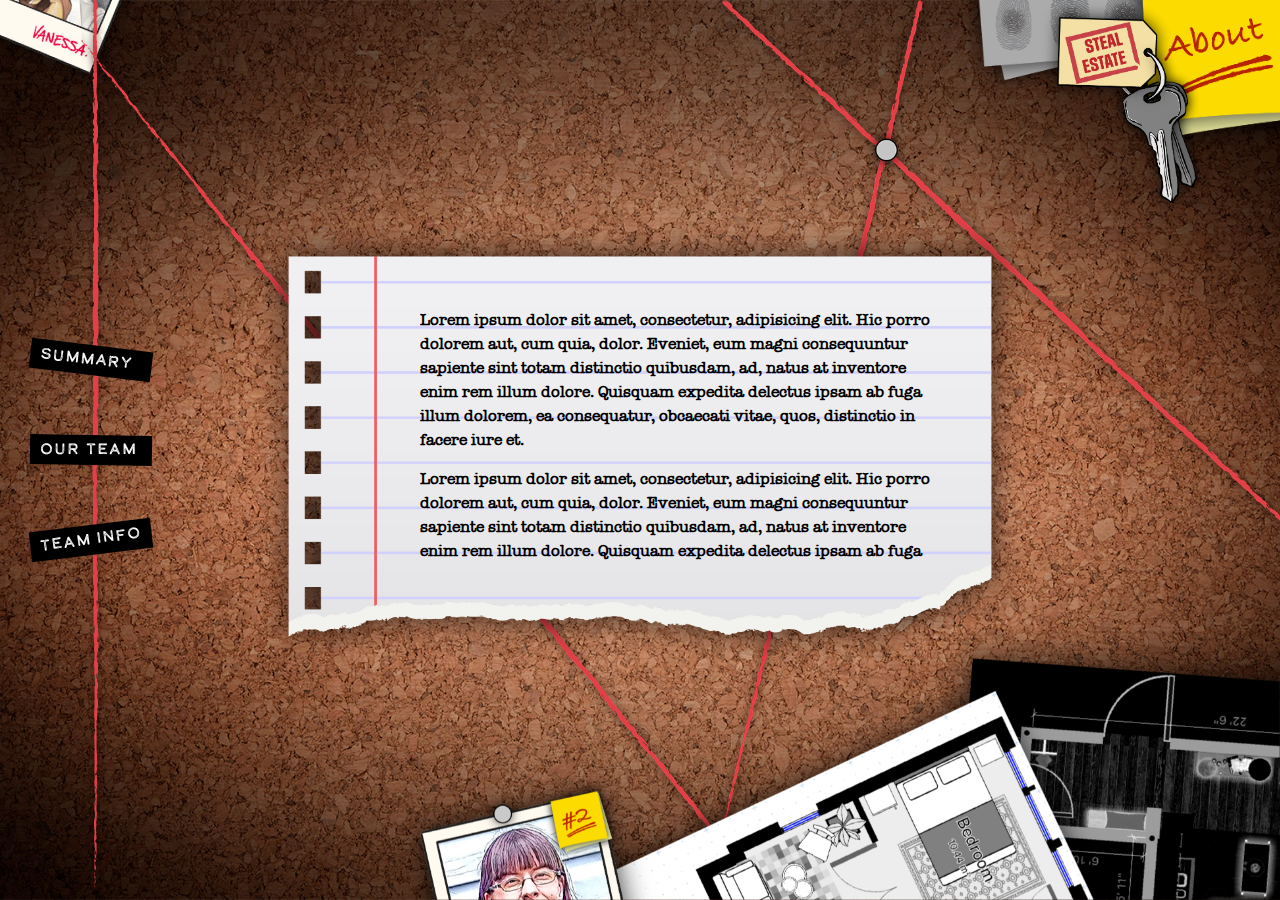
<file: Estate/index.html>
<!DOCTYPE html>
<html lang="en">
<head>
	<meta charset="UTF-8">
	<meta name="viewport" content="width=device-width, initial-scale=1.0">
	<link rel="stylesheet" href="css/style.css">
	<title>Steal Estate</title>
</head>
<body>

<div class="main-screen">
    <div class="line"></div>
    <div class="bg-line"></div>

    <!-- MENU -->
    <nav class="nav">
        <a href="#first" class="linek-first"><span>SUMMARY</span></a>
        <a href="#second" class="linek-second"><span>OUR TEAM</span></a>
        <a href="#third" class="linek-third"><span>TEAM INFO</span></a>
    </nav>
    <!-- // MENU -->

    <!-- FIRST SCREEN -->
    <div class="section first" id="first">
    	<div class="text-paper text">
    		<img src="img/Summary_PaperBackround.png" alt="">
    		<div class="inner-scroll">
    			<p>Lorem ipsum dolor sit amet, consectetur, adipisicing elit. Hic porro dolorem aut, cum quia, dolor. Eveniet, eum magni consequuntur sapiente sint totam distinctio quibusdam, ad, natus at inventore enim rem illum dolore. Quisquam expedita delectus ipsam ab fuga illum dolorem, ea consequatur, obcaecati vitae, quos, distinctio in facere iure et.</p>

    			<p>Lorem ipsum dolor sit amet, consectetur, adipisicing elit. Hic porro dolorem aut, cum quia, dolor. Eveniet, eum magni consequuntur sapiente sint totam distinctio quibusdam, ad, natus at inventore enim rem illum dolore. Quisquam expedita delectus ipsam ab fuga illum dolorem, ea consequatur, obcaecati vitae, quos, distinctio in facere iure et.</p>

    			<p>Lorem ipsum dolor sit amet, consectetur, adipisicing elit. Hic porro dolorem aut, cum quia, dolor. Eveniet, eum magni consequuntur sapiente sint totam distinctio quibusdam, ad, natus at inventore enim rem illum dolore. Quisquam expedita delectus ipsam ab fuga illum dolorem, ea consequatur, obcaecati vitae, quos, distinctio in facere iure et.</p>
    		</div>
    	</div>
    </div>
    <!-- // FIRST SCREEN -->

    <!-- TWO SCREEN -->
    <div class="section second" id="second">
        <div class="text-tag text">
    		<img src="img/OurTeam_PaperBackround.png" alt="">
    		<div class="inner-scroll">
    			<p>Lorem ipsum dolor sit amet, consectetur, adipisicing elit. Hic porro dolorem aut, cum quia, dolor. Eveniet, eum magni consequuntur sapiente sint totam distinctio quibusdam, ad, natus at inventore enim rem illum dolore. Quisquam expedita delectus ipsam ab fuga illum dolorem, ea consequatur, obcaecati vitae, quos, distinctio in facere iure et.</p>

    			<p>Lorem ipsum dolor sit amet, consectetur, adipisicing elit. Hic porro dolorem aut, cum quia, dolor. Eveniet, eum magni consequuntur sapiente sint totam distinctio quibusdam, ad, natus at inventore enim rem illum dolore. Quisquam expedita delectus ipsam ab fuga illum dolorem, ea consequatur, obcaecati vitae, quos, distinctio in facere iure et.</p>

    			<p>Lorem ipsum dolor sit amet, consectetur, adipisicing elit. Hic porro dolorem aut, cum quia, dolor. Eveniet, eum magni consequuntur sapiente sint totam distinctio quibusdam, ad, natus at inventore enim rem illum dolore. Quisquam expedita delectus ipsam ab fuga illum dolorem, ea consequatur, obcaecati vitae, quos, distinctio in facere iure et.</p>
    		</div>
    	</div>
    </div>
    <!-- // TWO SCREEN -->

    <!-- THREE SCREEN -->
    <div class="section third" id="third">
        <div class="box-paper">
    		<img src="img/TeamInfo_PaperBackround.png" alt="">
    		<div class="inner-scroll">
    			<div class="man">
    				<div class="avatar"></div>
    				<div class="name">Mike<br> Leybas</div>
    				<span>City Life/ Vida Urbana</span>
    			</div>

    			<div class="man">
    				<div class="avatar"></div>
    				<div class="name">Rob<br> Liu-Trujillo</div>
    				<span>Illustrator</span>
    			</div>

    			<div class="man">
    				<div class="avatar"></div>
    				<div class="name">Malcolm<br> Torrejon-Chul</div>
    				<span>Right To The City</span>
    			</div>

    			<div class="man">
    				<div class="avatar"></div>
    				<div class="name">Amari<br> Foster</div>
    				<span>Georgia Stand-up</span>
    			</div>

    			<div class="man">
    				<div class="avatar"></div>
    				<div class="name">Kate<br> Little</div>
    				<span>Georgia Stand-up</span>
    			</div>

    			<div class="man">
    				<div class="avatar"></div>
    				<div class="name">Cashauna<br> Hill</div>
    				<span>Greater New Orleans<br> Fair Housing<br> Action Center</span>
    			</div>

    			<div class="man">
    				<div class="avatar"></div>
    				<div class="name">Leticia<br> Hernandez</div>
    				<span>Lead Author</span>
    			</div>

    			<div class="man">
    				<div class="avatar"></div>
    				<div class="name">Maxwell<br> Ciardullo</div>
    				<span>Greater New Orleans<br> Fair housing<br> Action Center</span>
    			</div>

    			<div class="man">
    				<div class="avatar"></div>
    				<div class="name">Heather<br> Appel</div>
    				<span>Partnership For<br> Working Families</span>
    			</div>

    			<div class="man">
    				<div class="avatar"></div>
    				<div class="name">Ros<br> Arrieta</div>
    				<span>Causa Justa</span>
    			</div>

    			<div class="man">
    				<div class="avatar"></div>
    				<div class="name">Leticia<br> Hernandez</div>
    				<span>Lead Author</span>
    			</div>

    			<div class="man">
    				<div class="avatar"></div>
    				<div class="name">Maxwell<br> Ciardullo</div>
    				<span>Greater New Orleans<br> Fair housing<br> Action Center</span>
    			</div>

    			<div class="man">
    				<div class="avatar"></div>
    				<div class="name">Heather<br> Appel</div>
    				<span>Partnership For<br> Working Families</span>
    			</div>

    			<div class="man">
    				<div class="avatar"></div>
    				<div class="name">Ros<br> Arrieta</div>
    				<span>Causa Justa</span>
    			</div>
    		</div>
    	</div>
    </div>
    <!-- // THREE SCREEN -->

    <div class="fixed-left">
        <img src="img/vanessa.png" alt="">
    </div>

    <div class="fixed-right">
        <img src="img/About_Background_Fingerprints.png" alt="">
        <img src="img/About_Background_PostIt.png" alt="">
        <img src="img/About_Background_Keys.png" alt="">
    </div>

    <img class="bg-bottom" src="img/About_Background_BottomElements.png" alt="">
</div>

<script src="js/main.js"></script>
</body>
</html>
</file>
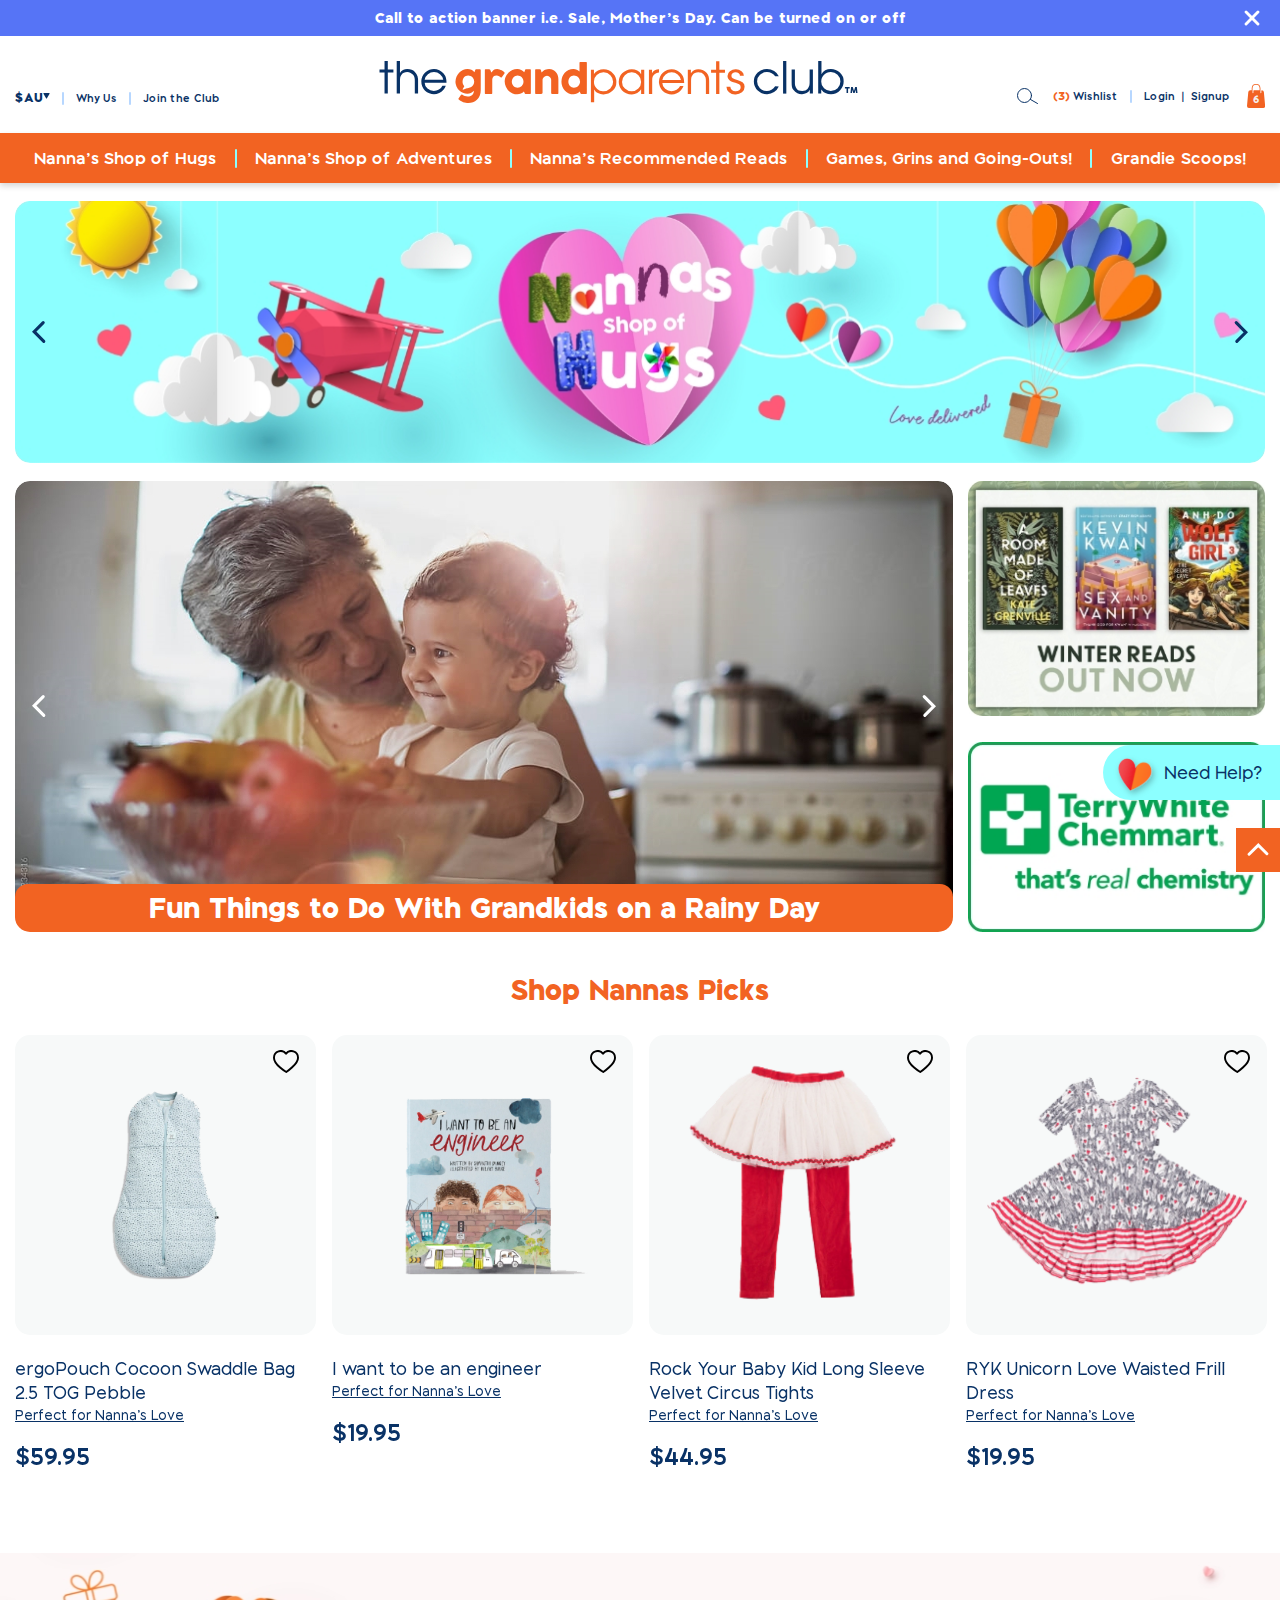
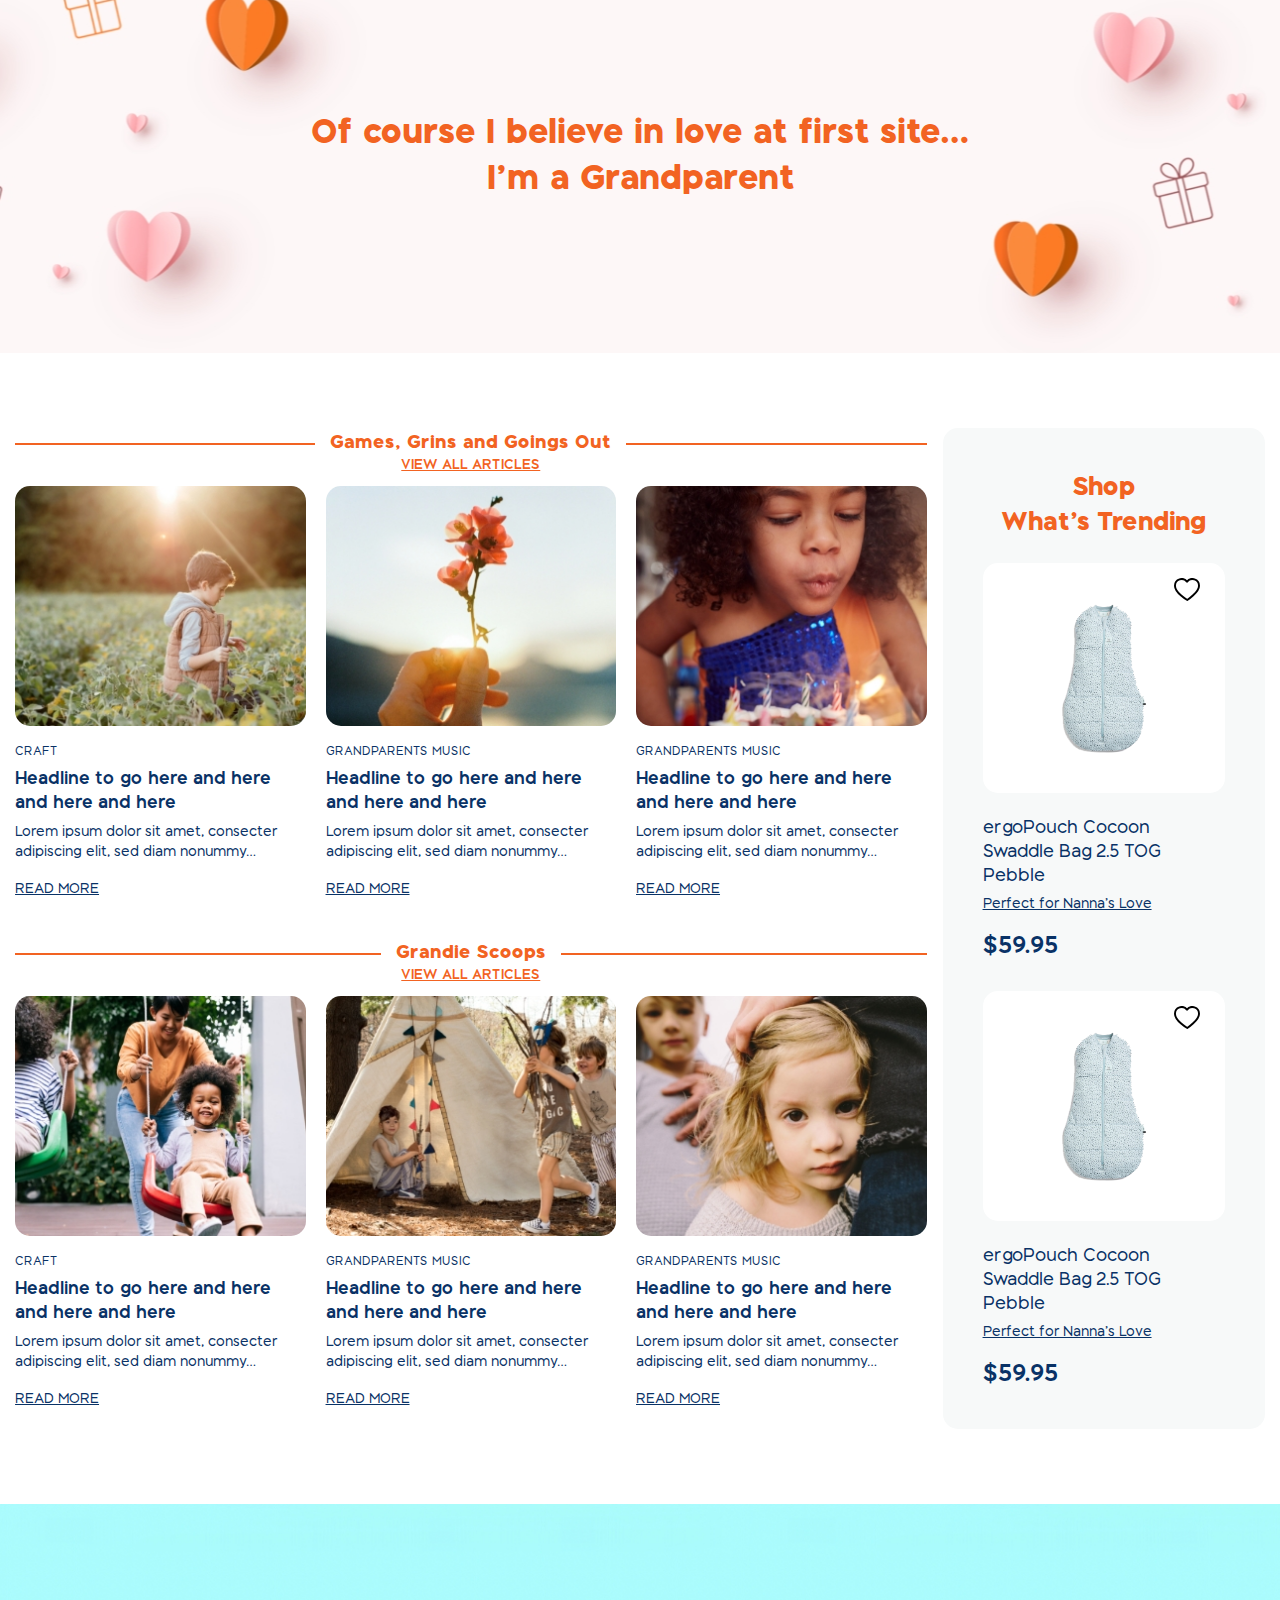
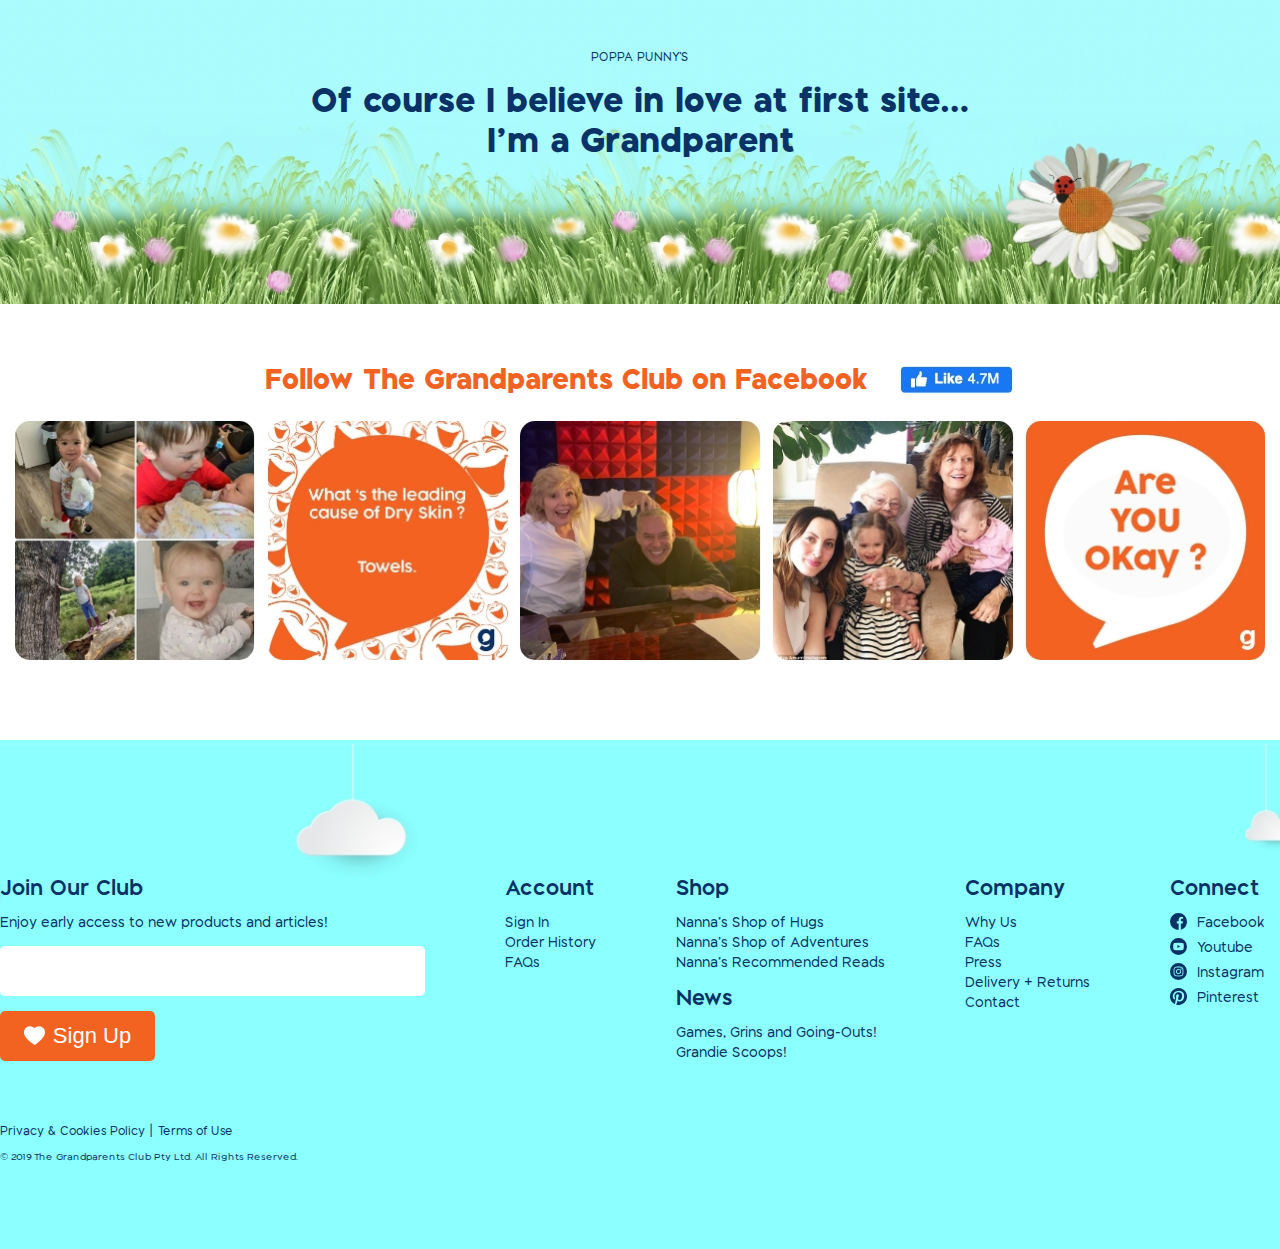
<file: GrandParents/index.html>
<!DOCTYPE html>
<html lang="en">
<head>
	<meta charset="UTF-8">
	<meta name="viewport" content="width=device-width, initial-scale=1">
	<title>Home page</title>
	<link rel="stylesheet" href="css/style.css">
</head>
<body>

<!-- HEADER -->
<header class="header">
	<div class="call-to close-box">
		Call to action banner i.e. Sale, Mother’s Day. Can be turned on or off 
		<svg class="js-close">
			<use xlink:href="#ic-cross"></use>
		</svg>
	</div>

	<div class="head-main">
		<div class="center align-end flex-b">
			<ul class="list">
				<li class="currency">
					<div class="drop-down">
						<div class="view">
							<span>$AU</span>
							<svg width="7" height="6">
								<use xlink:href="#ic-triangle"></use>
							</svg>
						</div>
						<ul class="drop">
							<li>$AU</li>
							<li>$UAH</li>
							<li>$RUB</li>
						</ul>
					</div>

					<span class="h-line"></span>
				</li>
				<li>
					<a href="#">Why Us</a>
					<span class="h-line"></span>
				</li>
				<li><a href="#" class="btn-popup" data-popup="popup-join">Join the Club</a></li>
			</ul>

			<a href="/" class="logo">
				<svg width="485" height="42">
					<use xlink:href="#ic-logo"></use>
				</svg>
			</a>

			<ul class="list">
				<li class="search">
					<svg width="21" height="16">
						<use xlink:href="#ic-search"></use>
					</svg>
				</li>
				<li class="wishlist">
					<a href="#"><span>(3)</span> Wishlist</a>
					<span class="h-line"></span>
				</li>
				<li><a href="#">Login</a>&nbsp; | &nbsp;<a href="#">Signup</a></li>
				<li class="cart">
					<svg width="18" height="24">
						<use xlink:href="#ic-cart"></use>
					</svg>
					<span class="count">6</span>
				</li>
			</ul>
		</div>
	</div>

	<nav class="menu">
		<div class="center">
			<ul class="menu-wrap">
				<li>
					<a href="#">Nanna’s Shop of Hugs</a>
					<div class="drop-menu">
						<div class="center">
							<h3>Shop All</h3>

							<div class="flex-b">
								<ul>
									<li class="title"><a href="#">Product</a></li>
									<li><a href="#">Clothing</a></li>
									<li><a href="#">Accessories</a></li>
									<li><a href="#">Toys</a></li>
									<li><a href="#">Books</a></li>
									<li><a href="#">Music</a></li>
									<li><a href="#">Nursery + Homewares</a></li>
									<li><a href="#">Gift Wrapping</a></li>
								</ul>
								
								<ul>
									<li class="title"><a href="#">By Price</a></li>
									<li><a href="#">Title</a></li>
									<li><a href="#">Title</a></li>
									<li><a href="#">Title</a></li>
									<li><a href="#">Title</a></li>
								</ul>

								<ul>
									<li class="title"><a href="#">New Bubs </a></li>
									<li><a href="#">Title</a></li>
									<li><a href="#">Title</a></li>
									<li><a href="#">Title</a></li>
									<li><a href="#">Title</a></li>
								</ul>

								<ul>
									<li class="title"><a href="#">Say It With Love</a></li>
									<li><a href="#">Title</a></li>
									<li><a href="#">Title</a></li>
									<li><a href="#">Title</a></li>
									<li><a href="#">Title</a></li>
								</ul>

								<ul>
									<li class="title"><a href="#">The Nannas and The Poppas</a></li>
									<li><a href="#">Clothing</a></li>
									<li><a href="#">Accessories</a></li>
									<li><a href="#">Toys</a></li>
									<li><a href="#">Music</a></li>
								</ul>

								<ul>
									<li class="title"><a href="#">Gift Packs</a></li>
									<li><a href="#">Title</a></li>
									<li><a href="#">Title</a></li>
									<li><a href="#">Title</a></li>
									<li><a href="#">Title</a></li>
								</ul>
							</div>
						</div>
					</div>
				</li>
				<li>
					<a href="#">Nanna’s Shop of Adventures</a>
					<div class="drop-menu">
						<div class="center">
							<h3>Shop All</h3>

							<div class="flex-b">
								<ul>
									<li><a href="#"><strong>Virtual Adventures</strong> – Australia wide</a></li>
									<li><a href="#"><strong>NSW – Sydney, Newcastle, Wollongong, Regional NSW</strong></a></li>
									<li><a href="#"><strong>Victoria</strong> – Melbourne, Regional Victoria</a></li>
									<li><a href="#"><strong>Queensland</strong>strong> – Brisbane, Gold Coast, Sunshine Coast, Regional Queensland</a></li>
									<li><a href="#"><strong>Northern Territory</strong> – Darwin, Alice Springs, Regional NT</a></li>
									<li><a href="#"><strong>Western Australia</strong> - Perth, Regional WA</a></li>
									<li><a href="#"><strong>South Australia</strong> – Adelaide, Regional SA</a></li>
									<li><a href="#"><strong>Tasmania</strong> – Hobart, Launceston, Regional Tas</a></li>
								</ul>

								<img src="img/adventures.png" alt="">
							</div>
						</div>
					</div>
				</li>
				<li>
					<a href="#">Nanna’s Recommended Reads</a>
					<div class="drop-menu">
						<div class="center">
							<h3>Shop All</h3>

							<div class="flex-b">
								<ul>
									<li class="title"><a href="#">Books for Grandparents</a></li>
									<li><a href="#">New Releases</a></li>
									<li><a href="#">By Author</a></li>
									<li><a href="#">Fiction</a></li>
									<li><a href="#">Crime and Mystery</a></li>
									<li><a href="#">Romance</a></li>
									<li><a href="#">Non-Fiction</a></li>
								</ul>
								
								<ul>
									<li class="title"><a href="#">Books for the Grandkids</a></li>
									<li><a href="#">New Releases</a></li>
									<li><a href="#">Best Sellers</a></li>
									<li><a href="#">Kids Books by Age</a></li>
									<li><a href="#">Kids Books by Genre</a></li>
								</ul>

								<ul>
									<li class="title"><a href="#">Kids Books by Age</a></li>
									<li><a href="#">0 – 2 years</a></li>
									<li><a href="#">2 – 4 years</a></li>
									<li><a href="#">4 – 6 years</a></li>
									<li><a href="#">6 – 8 years</a></li>
									<li><a href="#">8 – 10 years</a></li>
								</ul>

								<ul>
									<li class="title"><a href="#">Kids Books by Genre </a></li>
									<li><a href="#">First Readers</a></li>
									<li><a href="#">Picture Books</a></li>
									<li><a href="#">School Age Readers</a></li>
									<li><a href="#">Colour and Activity</a></li>
									<li><a href="#">Jokes and Riddles</a></li>
								</ul>
							</div>
						</div>
					</div>
				</li>
				<li><a href="#">Games, Grins and Going-Outs!</a></li>
				<li>
					<a href="#">Grandie Scoops!</a>
					<div class="drop-menu">
						<div class="center">
							<h3>See All</h3>

							<div class="flex-b">
								<ul>
									<li class="title"><a href="#">Xxxx</a></li>
									<li><a href="#">Xxxxxx</a></li>
									<li><a href="#">Xxxxxx</a></li>
									<li><a href="#">Xxxxxx</a></li>
									<li><a href="#">Xxxxxx</a></li>
									<li><a href="#">Xxxxxx</a></li>
								</ul>
								
								<ul>
									<li class="title"><a href="#">Fun Things to do!</a></li>
									<li><a href="#">Xxxxxx</a></li>
									<li><a href="#">Xxxxxx</a></li>
									<li><a href="#">Xxxxxx</a></li>
									<li><a href="#">Xxxxxx</a></li>
									<li><a href="#">Xxxxxx</a></li>
								</ul>

								<ul>
									<li class="title"><a href="#">Xxxxx</a></li>
									<li><a href="#">Xxxxxx</a></li>
									<li><a href="#">Xxxxxx</a></li>
									<li><a href="#">Xxxxxx</a></li>
									<li><a href="#">Xxxxxx</a></li>
									<li><a href="#">Xxxxxx</a></li>
								</ul>

								<ul>
									<li class="title"><a href="#">Xxxxx</a></li>
									<li><a href="#">Xxxxxx</a></li>
									<li><a href="#">Xxxxxx</a></li>
									<li><a href="#">Xxxxxx</a></li>
									<li><a href="#">Xxxxxx</a></li>
									<li><a href="#">Xxxxxx</a></li>
								</ul>
							</div>
						</div>
					</div>
				</li>
			</ul>
		</div>
	</nav>
</header>
<!-- // HEADER -->

<!-- MAIN SLIDER -->
<div class="center home-slider">
	<div class="main-slider">
		<div class="slider-item">
			<img src="img/slide-main-1.jpg" alt="">
		</div>	

		<div class="slider-item">
			<img src="img/slide-main-1.jpg" alt="">
		</div>	

		<div class="slider-item">
			<img src="img/slide-main-1.jpg" alt="">
		</div>	
	</div>		

	<div class="flex-box">
		<div class="heading-slider">
			<div class="item">
				<img src="img/slide-heading-1.jpg" alt="">
				<h3>Fun Things to Do With Grandkids on a Rainy Day</h3>
			</div>

			<div class="item">
				<img src="img/slide-heading-1.jpg" alt="">
				<h3>Fun Things to Do With Grandkids on a Rainy Day</h3>
			</div>

			<div class="item">
				<img src="img/slide-heading-1.jpg" alt="">
				<h3>Fun Things to Do With Grandkids on a Rainy Day</h3>
			</div>
		</div>

		<div class="link-list">
			<a href="#" class="link">
				<img src="img/link-1.jpg" alt="">
			</a>
			<a href="#" class="link">
				<img src="img/link-2.jpg" alt="">
			</a>
		</div>
	</div>

	<h3 class="title">Shop Nannas Picks</h3>

	<div class="product-slider">
		<div class="card">			
			<div class="thumb">
				<img src="img/product-1.png" alt="">
			</div>

			<h2><a href="#">ergoPouch Cocoon Swaddle Bag 2.5 TOG Pebble</a></h2>
			<div class="card-bottom">
				<h3>Perfect for Nanna’s Love</h3>
				<div class="price">$59.95</div>
			</div>			

			<div class="wishlist">
				<svg width="26" height="23">
					<use xlink:href="#ic-wishlist"></use>
				</svg>
			</div>						
		</div>

		<div class="card">			
			<div class="thumb">
				<img src="img/product-2.png" alt="">
			</div>

			<h2><a href="#">I want to be an engineer </a></h2>
			<div class="card-bottom">
				<h3>Perfect for Nanna’s Love</h3>
				<div class="price">$19.95</div>
			</div>			

			<div class="wishlist">
				<svg width="26" height="23">
					<use xlink:href="#ic-wishlist"></use>
				</svg>
			</div>						
		</div>

		<div class="card">			
			<div class="thumb">
				<img src="img/product-3.png" alt="">
			</div>

			<h2><a href="#">Rock Your Baby Kid Long Sleeve Velvet Circus Tights</a></h2>
			<div class="card-bottom">
				<h3>Perfect for Nanna’s Love</h3>
				<div class="price">$44.95</div>
			</div>			

			<div class="wishlist">
				<svg width="26" height="23">
					<use xlink:href="#ic-wishlist"></use>
				</svg>
			</div>						
		</div>

		<div class="card">			
			<div class="thumb">
				<img src="img/product-4.png" alt="">
			</div>

			<h2><a href="#">RYK Unicorn Love Waisted Frill Dress</a></h2>
			<div class="card-bottom">
				<h3>Perfect for Nanna’s Love</h3>
				<div class="price">$19.95</div>
			</div>			

			<div class="wishlist">
				<svg width="26" height="23">
					<use xlink:href="#ic-wishlist"></use>
				</svg>
			</div>						
		</div>

		<div class="card">			
			<div class="thumb">
				<img src="img/product-4.png" alt="">
			</div>

			<h2><a href="#">RYK Unicorn Love Waisted Frill Dress</a></h2>
			<div class="card-bottom">
				<h3>Perfect for Nanna’s Love</h3>
				<div class="price">$19.95</div>
			</div>			

			<div class="wishlist">
				<svg width="26" height="23">
					<use xlink:href="#ic-wishlist"></use>
				</svg>
			</div>						
		</div>
	</div>
</div>
<!-- // MAIN SLIDER -->

<!-- QUOTE -->
<div class="quote" style="background-image: url(img/quote.jpg);">
	<div class="center">
		<h3>Of course I believe in love at first site…<br>
        I’m a Grandparent</h3>
	</div>
</div>
<!-- // QUOTE -->

<!-- ARTICLES -->
<div class="articles">
	<div class="center flex-b">
		<main>
			<div class="articles-item">
				<h4 class="title"><span>Games, Grins and Goings Out</span></h4>
				<div class="tx-center">
					<a href="#" class="view-articles">VIEW ALL ARTICLES</a>
				</div>

				<div class="flex-box wrap">
					<div class="article-card">
						<div class="thumb">
							<img src="img/article-1.jpg" alt="">
						</div>
						<a href="#" class="category">CRAFT</a>
						<a href="#" class="title">
							<h2>Headline to go here and here and here and here</h2>
						</a>
						<div class="excerpt">Lorem ipsum dolor sit amet, consecter adipiscing elit, sed diam nonummy…</div>
						<a href="#" class="read-more">READ MORE</a>
					</div>

					<div class="article-card">
						<div class="thumb">
							<img src="img/article-2.jpg" alt="">
						</div>
						<a href="#" class="category">GRANDPARENTS MUSIC</a>
						<a href="#" class="title">
							<h2>Headline to go here and here and here and here</h2>
						</a>
						<div class="excerpt">Lorem ipsum dolor sit amet, consecter adipiscing elit, sed diam nonummy…</div>
						<a href="#" class="read-more">READ MORE</a>
					</div>

					<div class="article-card">
						<div class="thumb">
							<img src="img/article-3.jpg" alt="">
						</div>
						<a href="#" class="category">GRANDPARENTS MUSIC</a>
						<a href="#" class="title">
							<h2>Headline to go here and here and here and here</h2>
						</a>
						<div class="excerpt">Lorem ipsum dolor sit amet, consecter adipiscing elit, sed diam nonummy…</div>
						<a href="#" class="read-more">READ MORE</a>
					</div>
				</div>
			</div>

			<div class="articles-item">
				<h4 class="title"><span>Grandie Scoops</span></h4>
				<div class="tx-center">
					<a href="#" class="view-articles">VIEW ALL ARTICLES</a>
				</div>

				<div class="flex-box wrap">
					<div class="article-card">
						<div class="thumb">
							<img src="img/article-4.jpg" alt="">
						</div>
						<a href="#" class="category">CRAFT</a>
						<a href="#" class="title">
							<h2>Headline to go here and here and here and here</h2>
						</a>
						<div class="excerpt">Lorem ipsum dolor sit amet, consecter adipiscing elit, sed diam nonummy…</div>
						<a href="#" class="read-more">READ MORE</a>
					</div>

					<div class="article-card">
						<div class="thumb">
							<img src="img/article-5.jpg" alt="">
						</div>
						<a href="#" class="category">GRANDPARENTS MUSIC</a>
						<a href="#" class="title">
							<h2>Headline to go here and here and here and here</h2>
						</a>
						<div class="excerpt">Lorem ipsum dolor sit amet, consecter adipiscing elit, sed diam nonummy…</div>
						<a href="#" class="read-more">READ MORE</a>
					</div>

					<div class="article-card">
						<div class="thumb">
							<img src="img/article-6.jpg" alt="">
						</div>
						<a href="#" class="category">GRANDPARENTS MUSIC</a>
						<a href="#" class="title">
							<h2>Headline to go here and here and here and here</h2>
						</a>
						<div class="excerpt">Lorem ipsum dolor sit amet, consecter adipiscing elit, sed diam nonummy…</div>
						<a href="#" class="read-more">READ MORE</a>
					</div>
				</div>
			</div>
		</main>

		<aside>
			<h5>Shop<br> What’s Trending</h5>

			<div class="card">				
				<div class="thumb">
					<img src="img/product-1.png" alt="">
				</div>

				<h2><a href="#">ergoPouch Cocoon Swaddle Bag 2.5 TOG Pebble</a></h2>
				<div class="card-bottom">
					<h3>Perfect for Nanna’s Love</h3>
					<div class="price">$59.95</div>
				</div>			

				<div class="wishlist">
					<svg width="26" height="23">
						<use xlink:href="#ic-wishlist"></use>
					</svg>
				</div>							
			</div>

			<div class="card">				
				<div class="thumb">
					<img src="img/product-1.png" alt="">
				</div>

				<h2><a href="#">ergoPouch Cocoon Swaddle Bag 2.5 TOG Pebble</a></h2>
				<div class="card-bottom">
					<h3>Perfect for Nanna’s Love</h3>
					<div class="price">$59.95</div>
				</div>			

				<div class="wishlist">
					<svg width="26" height="23">
						<use xlink:href="#ic-wishlist"></use>
					</svg>
				</div>							
			</div>
		</aside>
	</div>
</div>
<!-- // ARTICLES -->

<!-- FLOWERS -->
<section class="flowers">
	<div class="center">
		<p>POPPA PUNNY’S</p>
		<h2>Of course I believe in love at first site…<br> I’m a Grandparent</h2>
	</div>	
</section>
<!-- // FLOWERS -->

<!-- FACEBOOK -->
<div class="facebook">
	<div class="center tx-center">
		<h2 class="align-center">
			<span>Follow The Grandparents Club on Facebook</span>
			<img src="img/facebook-like.jpg" alt="">
		</h2>
		<img src="img/facebook.jpg" alt="">
	</div>
</div>
<!-- // FACEBOOK -->

<!-- FOOTER -->
<footer class="footer">
	<div class="center">
		<div class="flex-b">
			<div class="footer-item">
				<h2>Join Our Club</h2>
				<form action="#" class="subscribe">
					<p>Enjoy early access to new products and articles!</p>
					<input type="email">
					<button type="submit">
						<svg width="21" height="19">
							<use xlink:href="#ic-wishlist"></use>
						</svg>
						<span>Sign Up</span>
					</button>
				</form>
			</div>

			<div class="footer-item">
				<h2>Account</h2>
				<ul>
					<li><a href="#">Sign In</a></li>
					<li><a href="#">Order History</a></li>
					<li><a href="#">FAQs</a></li>
				</ul>
			</div>

			<div class="footer-item">
				<h2>Shop</h2>
				<ul>
					<li><a href="#">Nanna’s Shop of Hugs</a></li>
					<li><a href="#">Nanna’s Shop of Adventures</a></li>
					<li><a href="#">Nanna’s Recommended Reads</a></li>
				</ul>

				<h2>News</h2>
				<ul>
					<li><a href="#">Games, Grins and Going-Outs!</a></li>
					<li><a href="#">Grandie Scoops!</a></li>
				</ul>
			</div>

			<div class="footer-item">
				<h2>Company</h2>
				<ul>
					<li><a href="#">Why Us</a></li>
					<li><a href="#">FAQs</a></li>
					<li><a href="#">Press</a></li>
					<li><a href="#">Delivery + Returns</a></li>
					<li><a href="#">Contact</a></li>
				</ul>
			</div>

			<div class="footer-item social">
				<h2>Connect</h2>
				<ul>
					<li>
						<a href="#">
							<svg width="17" height="17">
								<use xlink:href="#ic-facebook"></use>
							</svg>
							<span>Facebook</span>
						</a>
					</li>
					<li>
						<a href="#">
							<svg width="17" height="17">
								<use xlink:href="#ic-youtube"></use>
							</svg>
							<span>Youtube</span>
						</a>
					</li>
					<li>
						<a href="#">
							<svg width="17" height="17">
								<use xlink:href="#ic-instagram"></use>
							</svg>
							<span>Instagram</span>
						</a>
					</li>
					<li>
						<a href="#">
							<svg width="17" height="17">
								<use xlink:href="#ic-pinterest"></use>
							</svg>
							<span>Pinterest</span>
						</a>
					</li>
				</ul>
			</div>
		</div>

		<div class="copyright">
			<div>
				<a href="#">Privacy &amp; Cookies Policy</a> | 
				<a href="#">Terms of Use</a>
			</div>
			<p>&copy; 2019 The Grandparents Club Pty Ltd. All Rights Reserved. </p>
		</div>
	</div>
</footer>
<!-- // FOOTER -->

<!-- POPUP -->
<div class="popup-overlay"></div>

<!-- POPUP JOIN -->
<div class="popup popup-join">
	<div class="inner">
		<svg width="16" height="16" class="popup-close">
			<use xlink:href="#ic-cross"></use>
		</svg>

		<h3 class="popup-title">Join Our Club</h3>

		<div class="popup-thumb">
			<img src="img/popup-thumb-1.jpg" alt="">
		</div>

		<div class="popup-content">
			<p class="tx-center">Join The Grandparents Club today and receive a little love from us:<br> 10% off your first order and more.</p>

			<form action="#" class="form-style form-join">
				<input type="text" placeholder="Your first name">
				<div class="flex-b">
					<input type="text" placeholder="Your email">
					<button type="submit">
						<span>Join</span>
						<svg width="21" height="19">
							<use xlink:href="#ic-wishlist"></use>
						</svg>
					</button>
				</div>
			</form>
		</div>

		<div class="popup-footer">
			<div class="tx-center">
				<a href="#">Maybe Later</a>
			</div>
		</div>
	</div>
</div>
<!-- // POPUP JOIN -->

<!-- POPUP HELP -->
<div class="popup popup-help">
	<div class="inner">
		<svg width="16" height="16" class="popup-close">
			<use xlink:href="#ic-cross"></use>
		</svg>

		<h3 class="popup-title">
			<svg width="54" height="51">
				<use xlink:href="#ic-heart"></use>
			</svg>
			<span>We’d love to help you…</span>
		</h3>

		<div class="popup-content">
			<p class="tx-center">Please fill out your details below with as much information<br> as you can, and we will get back in touch xxxxx xxxxx.</p>			
		</div>

		<form action="#" class="form-style form-help">
			<input type="text" placeholder="Name">
			<textarea placeholder="Type your message here…"></textarea>
			<div class="flex-b">
				<input type="text" placeholder="Email">
				<button type="submit">
					<span>Send</span>
					<svg width="20" height="28">
						<use xlink:href="#ic-hand"></use>
					</svg>
				</button>
			</div>
			<label class="checkbox">
				<input type="checkbox">
				<span class="checkbox-input"></span>
				<span class="checkbox-title">Please sign me up to The Grandparents Club mailing list</span>
			</label>
		</form>
	</div>
</div>
<!-- // POPUP HELP -->

<!-- POPUP CART -->
<div class="popup popup-cart">
	<div class="inner">
		<svg width="16" height="16" class="popup-close">
			<use xlink:href="#ic-cross"></use>
		</svg>

		<div class="popup-content">
			<p>Success!<br> You’ve added this item to your cart.</p>
		</div>

		<div class="popup-item">
			<div class="thumb">
				<img src="img/gallery-dots-4.png" alt="">
			</div>
			<div class="main">
				<p class="title">I want to be an Engineer</p>
				<p class="price">$49.95</p>
				<p class="qty">Qty: 1</p>
			</div>
		</div>

		<div class="popup-item">
			<div class="thumb">
				<img src="img/gallery-dots-1.png" alt="">
			</div>
			<div class="main">
				<p class="title">RYK Unicorn Love Waisted Frill Dress</p>
				<p class="price">$49.95</p>
				<p class="qty">Qty: 1</p>
			</div>
		</div>

		<div class="subtotal">
			<p>Subtotal</p>
			<span>$99.90</span>
		</div>

		<div class="btn-group">
			<a href="/" class="keep-shopping">Keep Shopping</a>
			<a href="#" class="checkout">Checkout</a>
		</div>
	</div>
</div>
<!-- // POPUP CART -->
<!-- // POPUP -->

<!-- HELP -->
<div class="help btn-popup" data-popup="popup-help">
	<svg width="54" height="51">
		<use xlink:href="#ic-heart"></use>
	</svg>
	<span>Need Help?</span>
</div>
<!-- // HELP -->

<!-- BACK TO TOP -->
<button class="js-top">
	<svg width="22" height="22">
		<use xlink:href="#ic-backtop"></use>
	</svg>
</button>
<!-- // BACK TO TOP -->

<script src="js/jquery-3.5.1.min.js"></script>
<script src="js/slick.js"></script>
<script src="js/main.js"></script>

<!-- ICONS -->
<svg class="svg-icon">
	<symbol id="ic-backtop" viewBox="0 0 22.341 22.341">
		<path id="R_Arrow" data-name="R Arrow" d="M13.209,12.386H0V0" transform="translate(20.22 10.88) rotate(135)" fill="none" stroke-linecap="round" stroke-width="3"/>
	</symbol>

	<symbol id="ic-star" viewBox="0 0 14 13">
		<g id="Group_60" data-name="Group 60" transform="translate(0 0)">
		    <path id="Path_45" data-name="Path 45" d="M14.167,14.778l-5.148-.338L7.081,9.569l-1.939,4.87L0,14.778l3.944,3.349L2.65,23.206l4.431-2.8,4.431,2.8-1.294-5.08Z" transform="translate(0 -9.569)"/>
		  </g>
	</symbol>

	<symbol id="ic-question" viewBox="0 0 34 34">
		<g id="Ellipse_4" data-name="Ellipse 4" stroke="#fff" stroke-width="2">
	    <circle cx="17" cy="17" r="17" stroke="none"/>
	    <circle cx="17" cy="17" r="16" fill="none"/>
	  </g>
	  <text id="_" data-name="?" transform="translate(12 24)" fill="#fff" font-size="20" font-family="SegoeUI, Segoe UI"><tspan x="0" y="0">?</tspan></text>
	</symbol>

	<symbol id="ic-cartadd" viewBox="0 0 31.305 29.31">
		<g id="Group_89" data-name="Group 89" transform="translate(0 -16.314)">
	    <g id="Group_88" data-name="Group 88" transform="translate(0 16.314)">
	      <path id="Path_59" data-name="Path 59" d="M29.348,24.1H23.158a7.6,7.6,0,0,0,1.092-.875,4.093,4.093,0,0,0,0-5.756,4.136,4.136,0,0,0-5.739,0c-.847.851-3.1,4.316-2.788,6.631h-.141c.309-2.315-1.941-5.78-2.788-6.631a4.136,4.136,0,0,0-5.739,0,4.1,4.1,0,0,0,0,5.756,7.743,7.743,0,0,0,1.094.875H1.957A1.96,1.96,0,0,0,0,26.058V30.95a.979.979,0,0,0,.978.978h.978V43.667a1.96,1.96,0,0,0,1.957,1.957H27.392a1.96,1.96,0,0,0,1.957-1.957V31.928h.978a.979.979,0,0,0,.978-.978V26.058A1.96,1.96,0,0,0,29.348,24.1ZM8.442,18.85a2.086,2.086,0,0,1,2.964,0c1.319,1.327,2.63,4.715,2.174,5.187a.645.645,0,0,1-.362.065,9.621,9.621,0,0,1-4.776-2.254A2.134,2.134,0,0,1,8.442,18.85Zm6.232,24.817H3.913V31.928H14.674Zm0-13.7H1.957V26.058H14.674ZM19.9,18.85a2.108,2.108,0,0,1,2.964,3A9.621,9.621,0,0,1,18.086,24.1a.643.643,0,0,1-.364-.065C17.268,23.566,18.579,20.177,19.9,18.85Zm7.494,24.817H16.631V31.928H27.392Zm1.957-13.7H16.631V26.058H29.348Z" transform="translate(0 -16.314)"/>
	    </g>
	  </g>
	</symbol>

	<symbol id="ic-hand" viewBox="0 0 20.533 28.036">
		<g id="Group_97" data-name="Group 97" transform="translate(-283.381 -404.806)">
		    <path id="Path_56" data-name="Path 56" d="M300.418,418.57a2.311,2.311,0,0,1,2.214-.032,2.2,2.2,0,0,1,1.265,2.016c.025,1.67.033,3.342,0,5.011a7.471,7.471,0,0,1-6.746,7.23c-1.842.143-3.709-.005-5.564-.021a7.53,7.53,0,0,1-6.371-7.2c-.066-1.668-.038-3.341-.011-5.011a1.8,1.8,0,0,1,2.46-1.632,8.831,8.831,0,0,1,1.034.419v-.3c-.006-1.754-.016-3.508-.015-5.262,0-.375.041-.75.068-1.124a2.3,2.3,0,0,1,2.393-2.009,2.326,2.326,0,0,1,2.232,2.238c.019.9,0,1.794,0,2.72a2.414,2.414,0,0,1,3.422,1.244A2.394,2.394,0,0,1,300.418,418.57Zm-10.547.523h0q0,1.739,0,3.476c0,.877,0,1.754,0,2.63a.592.592,0,0,1-.567.656.6.6,0,0,1-.6-.656c0-.115,0-.229,0-.344-.009-1.033,0-2.067-.035-3.1a1.686,1.686,0,0,0-1.52-1.736c-.536-.047-.78.173-.781.71,0,1.492-.01,2.986,0,4.478a6.413,6.413,0,0,0,6.468,6.494q1.724.018,3.445,0a6.407,6.407,0,0,0,6.452-6.444c.016-1.534.008-3.068,0-4.6a1.427,1.427,0,0,0-.12-.573,1.159,1.159,0,0,0-2.2.442c-.026.416,0,.835-.016,1.252a.555.555,0,0,1-.461.559.518.518,0,0,1-.611-.272,1.012,1.012,0,0,1-.092-.451c-.009-.909,0-1.816-.007-2.725a1.168,1.168,0,1,0-2.334,0c0,.292,0,.585,0,.877,0,.658,0,1.316-.005,1.973a.583.583,0,0,1-.583.609.6.6,0,0,1-.583-.579c-.009-.1,0-.208,0-.313,0-1.211.006-2.422,0-3.633a1.7,1.7,0,0,0-.1-.611,1.162,1.162,0,0,0-2.232.461c-.009,1.284,0,2.568,0,3.852,0,.543-.2.826-.592.822s-.579-.285-.579-.836q0-4.1,0-8.206a3.042,3.042,0,0,0-.023-.468,1.222,1.222,0,0,0-1.151-1.012,1.163,1.163,0,0,0-1.141.972,2.657,2.657,0,0,0-.02.437Q289.871,416.165,289.871,419.093Z" transform="translate(-0.004 -0.014)" fill="#fff"/>
		    <path id="Path_57" data-name="Path 57" d="M283.381,412.4a7.676,7.676,0,0,1,6.934-7.558,7.584,7.584,0,0,1,8.275,8.324,10.051,10.051,0,0,1-.168,1.018.593.593,0,1,1-1.141-.269,6.427,6.427,0,1,0-12.513-.1,1.728,1.728,0,0,1,.052.339.563.563,0,0,1-.484.568.552.552,0,0,1-.659-.439C283.557,413.659,283.478,413.029,283.381,412.4Z" transform="translate(0 0)" fill="#fff"/>
		    <path id="Path_58" data-name="Path 58" d="M287.546,412.537c.007.115.016.228.021.343a.588.588,0,0,1-.522.688.526.526,0,0,1-.618-.553,6.58,6.58,0,0,1,.092-1.735,4.672,4.672,0,0,1,9.174,1.673.589.589,0,1,1-1.164-.146,3.442,3.442,0,0,0-.675-2.507,3.5,3.5,0,0,0-6.307,2.235Z" transform="translate(-0.008 -0.007)" fill="#fff"/>
		  </g>
	</symbol>

	<symbol id="ic-heart" viewBox="0 0 54 51">
		<defs>
		    <pattern id="pattern" preserveAspectRatio="none" width="100%" height="100%" viewBox="0 0 317 292">
		      <image width="317" height="292" xlink:href="[data-uri]"/>
		    </pattern>
		    <filter id="Help-Heart" x="0" y="0" width="54" height="51" filterUnits="userSpaceOnUse">
		      <feOffset dx="2" dy="3" input="SourceAlpha"/>
		      <feGaussianBlur stdDeviation="3" result="blur"/>
		      <feFlood flood-opacity="0.275"/>
		      <feComposite operator="in" in2="blur"/>
		      <feComposite in="SourceGraphic"/>
		    </filter>
		  </defs>
		  <g transform="matrix(1, 0, 0, 1, 0, 0)" filter="url(#Help-Heart)">
		    <rect id="Help-Heart-2" data-name="Help-Heart" width="36" height="33" transform="translate(7 6)" fill="url(#pattern)"/>
		  </g>
	</symbol>

	<symbol id="ic-pinterest" viewBox="0 0 17.32 17.32">
		<g id="Group_76" data-name="Group 76" transform="translate(0 0)">
	    <path id="Path_52" data-name="Path 52" d="M13.007,1.172A8.47,8.47,0,0,0,8.66.01,8.471,8.471,0,0,0,4.313,1.172,8.623,8.623,0,0,0,1.161,4.323,8.472,8.472,0,0,0,0,8.671a8.394,8.394,0,0,0,1.432,4.77,8.629,8.629,0,0,0,3.755,3.169,7.456,7.456,0,0,1,.147-2L6.45,9.9a3.008,3.008,0,0,1-.282-1.376,2.583,2.583,0,0,1,.485-1.6A1.441,1.441,0,0,1,7.837,6.28a1.057,1.057,0,0,1,.868.372,1.429,1.429,0,0,1,.3.936,3.511,3.511,0,0,1-.13.851q-.13.5-.338,1.162t-.3,1.054A1.279,1.279,0,0,0,8.5,11.834a1.378,1.378,0,0,0,1.105.49,2.268,2.268,0,0,0,1.979-1.342,6.435,6.435,0,0,0,.772-3.259,3.2,3.2,0,0,0-.953-2.4A3.655,3.655,0,0,0,8.751,4.4a4.105,4.105,0,0,0-4.262,4.15,2.566,2.566,0,0,0,.575,1.7.514.514,0,0,1,.124.485q-.023.068-.09.338c-.045.18-.075.3-.09.35q-.09.361-.429.226A2.544,2.544,0,0,1,3.259,10.4a4.508,4.508,0,0,1-.451-2.064A4.922,4.922,0,0,1,3.05,6.821a5.153,5.153,0,0,1,.756-1.46A5.938,5.938,0,0,1,5.035,4.114a5.775,5.775,0,0,1,1.742-.869,7.246,7.246,0,0,1,2.21-.327,5.8,5.8,0,0,1,2.875.71,5.079,5.079,0,0,1,1.945,1.838,4.642,4.642,0,0,1,.671,2.413,7.588,7.588,0,0,1-.586,3.045,5,5,0,0,1-1.658,2.126,4.062,4.062,0,0,1-2.436.772A2.671,2.671,0,0,1,8.514,13.5a1.879,1.879,0,0,1-.823-.761q-.507,2-.609,2.379A6.942,6.942,0,0,1,6.2,16.97a8.659,8.659,0,0,0,6.805-.8,8.624,8.624,0,0,0,3.152-3.152A8.473,8.473,0,0,0,17.32,8.67a8.474,8.474,0,0,0-1.162-4.347A8.628,8.628,0,0,0,13.007,1.172Z" transform="translate(0 -0.01)"/>
	  </g>
	</symbol>

	<symbol id="ic-instagram" viewBox="0 0 17.32 17.32">
		<path id="Path_49" data-name="Path 49" d="M210.32,208.66a1.66,1.66,0,1,1-1.66-1.66A1.66,1.66,0,0,1,210.32,208.66Z" transform="translate(-200 -200)"/>
		<path id="Path_50" data-name="Path 50" d="M143.448,136.634a1.649,1.649,0,0,0-.945-.945,2.755,2.755,0,0,0-.925-.171c-.525-.024-.683-.029-2.012-.029s-1.487.005-2.012.029a2.757,2.757,0,0,0-.925.171,1.65,1.65,0,0,0-.945.945,2.757,2.757,0,0,0-.171.925c-.024.525-.029.683-.029,2.012s.005,1.487.029,2.012a2.756,2.756,0,0,0,.171.925,1.649,1.649,0,0,0,.945.945,2.751,2.751,0,0,0,.925.171c.525.024.682.029,2.012.029s1.487-.005,2.012-.029a2.752,2.752,0,0,0,.925-.171,1.649,1.649,0,0,0,.945-.945,2.758,2.758,0,0,0,.171-.925c.024-.525.029-.683.029-2.012s-.005-1.487-.029-2.012A2.752,2.752,0,0,0,143.448,136.634Zm-3.882,5.494a2.557,2.557,0,1,1,2.557-2.557A2.557,2.557,0,0,1,139.566,142.127Zm2.658-4.618a.6.6,0,1,1,.6-.6A.6.6,0,0,1,142.225,137.51Z" transform="translate(-130.906 -130.91)"/>
		<path id="Path_51" data-name="Path 51" d="M8.66,0a8.66,8.66,0,1,0,8.66,8.66A8.661,8.661,0,0,0,8.66,0ZM13.6,10.71a3.648,3.648,0,0,1-.231,1.207,2.543,2.543,0,0,1-1.454,1.454,3.651,3.651,0,0,1-1.207.231c-.53.024-.7.03-2.05.03s-1.52-.006-2.05-.03A3.651,3.651,0,0,1,5.4,13.372a2.543,2.543,0,0,1-1.454-1.454,3.648,3.648,0,0,1-.231-1.207c-.024-.53-.03-.7-.03-2.05s.006-1.52.03-2.05A3.649,3.649,0,0,1,3.948,5.4,2.544,2.544,0,0,1,5.4,3.948,3.652,3.652,0,0,1,6.61,3.717c.53-.024.7-.03,2.05-.03s1.52.006,2.05.03a3.653,3.653,0,0,1,1.207.231A2.543,2.543,0,0,1,13.372,5.4,3.648,3.648,0,0,1,13.6,6.61c.024.53.03.7.03,2.05S13.627,10.18,13.6,10.71Z"/>
	</symbol>

	<symbol id="ic-youtube" viewBox="0 0 17.32 17.32">
		<path id="Path_54" data-name="Path 54" d="M224.113,211.247l2.785-1.6-2.785-1.6Z" transform="translate(-216.515 -200.983)" fill="#093266"/>
  		<path id="Path_55" data-name="Path 55" d="M8.66,0a8.66,8.66,0,1,0,8.66,8.66A8.661,8.661,0,0,0,8.66,0Zm5.411,8.669a14.293,14.293,0,0,1-.223,2.6,1.356,1.356,0,0,1-.954.954,32.915,32.915,0,0,1-4.235.223,31.736,31.736,0,0,1-4.235-.232,1.356,1.356,0,0,1-.954-.954,14.23,14.23,0,0,1-.223-2.6,14.284,14.284,0,0,1,.223-2.6,1.384,1.384,0,0,1,.954-.963A32.915,32.915,0,0,1,8.66,4.871a31.668,31.668,0,0,1,4.235.232,1.356,1.356,0,0,1,.954.954A13.563,13.563,0,0,1,14.072,8.669Z" transform="translate(0 0)"/>
	</symbol>

	<symbol id="ic-facebook" viewBox="0 0 17.32 17.32">
		<path id="Facebook" d="M17.32,8.66a8.66,8.66,0,1,0-8.66,8.66c.051,0,.1,0,.152,0V10.578H6.952V8.41H8.812v-1.6a2.605,2.605,0,0,1,2.781-2.859,15.114,15.114,0,0,1,1.668.085V5.974H12.124c-.9,0-1.072.426-1.072,1.052v1.38H13.2l-.281,2.168H11.052v6.411A8.663,8.663,0,0,0,17.32,8.66Z"/>
	</symbol>

	<symbol id="ic-wishlist" viewBox="0 0 26.869 23.692">
		<path id="Wishlist-Heart" d="M23.845,31.7S11.132,24.379,11.131,16.92a6.9,6.9,0,0,1,12.434-4.136A6.9,6.9,0,0,1,36,16.915C36,23.683,23.845,31.7,23.845,31.7Z" transform="translate(-10.131 -9.007)" stroke-linecap="round" stroke-linejoin="round" stroke-width="2"/>
	</symbol>

	<symbol id="ic-arrslick" viewBox="0 0 22.341 22.341">
		<path id="R_Arrow" data-name="R Arrow" d="M13.209,12.386H0V0" transform="translate(11.461 20.22) rotate(-135)" fill="none" stroke-linecap="round" stroke-width="3"/>
	</symbol>

	<symbol id="ic-search" viewBox="0 0 21 16">
		<g id="Group_40" data-name="Group 40" transform="translate(-468 -88)">
		<g id="Ellipse_1" data-name="Ellipse 1" transform="translate(468 88)" fill="#fff" stroke="#093266" stroke-linecap="round" stroke-width="1">
		      <circle cx="7.5" cy="7.5" r="7.5" stroke="none"/>
		      <circle cx="7.5" cy="7.5" r="7" fill="none"/>
		    </g>
		    <line id="Line_6" data-name="Line 6" x1="7" y1="4" transform="translate(481.5 99.5)" fill="none" stroke="#093266" stroke-linecap="round" stroke-width="1"/>
		</g>
	</symbol>

	<symbol id="ic-cart" viewBox="0 0 18 24">
		<path id="shopping-bag" d="M86.095,21.824l-1.285-13.8a2.059,2.059,0,0,0-2.1-1.824.448.448,0,0,0-.459.435V8.787a.418.418,0,0,1-.394.412.413.413,0,0,1-.45-.4V4.15a4.386,4.386,0,0,0-8.76,0V6.2h-1.3a2.059,2.059,0,0,0-2.1,1.824l-1.286,13.8A2.048,2.048,0,0,0,70.055,24H83.992A2.048,2.048,0,0,0,86.095,21.824ZM80.559,6.2H74.791a.448.448,0,0,0-.459.435V8.787a.418.418,0,0,1-.394.412.413.413,0,0,1-.45-.4V4.15a3.541,3.541,0,0,1,7.071,0Z" transform="translate(-67.944 0)" fill="#f26322"/>
	</symbol>

	<symbol id="ic-triangle" viewBox="0 0 7 6">
		<path id="Polygon_1" data-name="Polygon 1" d="M3.068.74a.5.5,0,0,1,.864,0L6.561,5.248A.5.5,0,0,1,6.129,6H.871a.5.5,0,0,1-.432-.752Z" transform="translate(7 6) rotate(180)"/>
	</symbol>

	<symbol id="ic-logo" viewBox="0 0 485.766 42.683">
		<g id="THC_Logo" data-name="THC Logo" transform="translate(-153.763 -122.237)">
		    <path id="Path_6" data-name="Path 6" d="M158.875,133.852h-5.112v-3h5.112v-8.61h3.318v8.61h5.695v3h-5.695v21.525h-3.318Z" transform="translate(0 0)" fill="#093266"/>
		    <path id="Path_7" data-name="Path 7" d="M220.284,122.237H223.6v12.242a7.266,7.266,0,0,1,3.072-3.07,9.081,9.081,0,0,1,4.372-1.1q5.112,0,7.489,2.736a12.94,12.94,0,0,1,2.915,4.753,18.192,18.192,0,0,1,.538,4.664v12.915H238.67V142.462a16.928,16.928,0,0,0-.269-3.3,7.016,7.016,0,0,0-1.233-2.668,6.911,6.911,0,0,0-2.691-2.175,8.145,8.145,0,0,0-3.565-.829,7.566,7.566,0,0,0-3.386.807,6.832,6.832,0,0,0-2.556,2.063,6.107,6.107,0,0,0-1.144,2.691,22.374,22.374,0,0,0-.224,3.408v12.915h-3.318Z" transform="translate(-49.032 0)" fill="#093266"/>
		    <path id="Path_8" data-name="Path 8" d="M319.066,166.931a7.648,7.648,0,0,0,2.87,5.91,9.425,9.425,0,0,0,6.368,2.52,10.213,10.213,0,0,0,5.247-1.445,8.347,8.347,0,0,0,3.543-3.891h3.453a12.811,12.811,0,1,1-6.592-15.852,12.557,12.557,0,0,1,4.305,3.363,12.12,12.12,0,0,1,2.377,4.327,18.513,18.513,0,0,1,.628,5.067Zm18.879-3a9.442,9.442,0,0,0-3.3-5.538,9.134,9.134,0,0,0-6.077-2.264,9.505,9.505,0,0,0-6.188,2.2,9.17,9.17,0,0,0-3.319,5.605Z" transform="translate(-119.399 -22.631)" fill="#093266"/>
		    <path id="Path_9" data-name="Path 9" d="M1626.151,170.833a13.153,13.153,0,0,1-4.8,5.662,12.743,12.743,0,0,1-7.13,2.051,13.426,13.426,0,0,1-9.484-3.648,12.589,12.589,0,0,1,0-18.264,13.172,13.172,0,0,1,9.35-3.693,13.927,13.927,0,0,1,7.355,2.01,11.334,11.334,0,0,1,4.753,5.523h-3.722a9.318,9.318,0,0,0-3.542-3.171,10.161,10.161,0,0,0-4.8-1.179,10.034,10.034,0,0,0-7.085,2.707,8.913,8.913,0,0,0-2.915,6.823,9.562,9.562,0,0,0,9.731,9.709,9.549,9.549,0,0,0,4.888-1.2,11.836,11.836,0,0,0,3.722-3.6Z" transform="translate(-1066.617 -22.631)" fill="#093266"/>
		    <path id="Path_10" data-name="Path 10" d="M1713.754,122.237h3.318v33.14h-3.318Z" transform="translate(-1149.864 0)" fill="#093266"/>
		    <path id="Path_11" data-name="Path 11" d="M1768.482,179.516h-3.139V175.7a7.444,7.444,0,0,1-3.274,3.285,10.6,10.6,0,0,1-4.843,1.065,10.2,10.2,0,0,1-4.53-.984,13.2,13.2,0,0,1-4.08-3.4,5.709,5.709,0,0,1-1.39-2.976,26.362,26.362,0,0,1-.359-4.767V154.987h3.318V167.92a16.361,16.361,0,0,0,.247,3.379,14.111,14.111,0,0,0,1.569,3.312q1.322,2.26,5.673,2.26,3.767,0,5.314-2.1a10.14,10.14,0,0,0,1.861-3.535,15.614,15.614,0,0,0,.314-3.312V154.987h3.318Z" transform="translate(-1174.272 -24.14)" fill="#093266"/>
		    <path id="Path_12" data-name="Path 12" d="M1849.573,122.237h3.319V135.69a8.417,8.417,0,0,1,3.789-3.965,11.41,11.41,0,0,1,5.493-1.416,13.284,13.284,0,0,1,9.373,3.626,11.838,11.838,0,0,1,3.9,9.042,12.425,12.425,0,0,1-.877,4.656,14.388,14.388,0,0,1-2.7,4.23,11.879,11.879,0,0,1-4.134,3.044,13.127,13.127,0,0,1-5.279,1.007,13.674,13.674,0,0,1-5.616-1.266,8.98,8.98,0,0,1-4.179-3.487v4.215h-3.094Zm5.695,14.209a8.288,8.288,0,0,0-2,3.065,11.083,11.083,0,0,0-.606,3.78,8.908,8.908,0,0,0,2.848,6.733,9.739,9.739,0,0,0,6.973,2.707,9.634,9.634,0,0,0,9.641-9.664,9.053,9.053,0,0,0-2.87-6.845,9.778,9.778,0,0,0-7-2.729,9.5,9.5,0,0,0-3.789.761A10.234,10.234,0,0,0,1855.268,136.446Z" transform="translate(-1249.976 0)" fill="#093266"/>
		    <g id="Group_32" data-name="Group 32" transform="translate(231.009 130.325)">
		      <path id="Path_13" data-name="Path 13" d="M472.963,153.543a1.1,1.1,0,0,0-.684-.194h-3.715a.786.786,0,0,0-.7.265,4.646,4.646,0,0,0-.4.878l-.653,1.816a10.265,10.265,0,0,0-3.1-2.408,8.74,8.74,0,0,0-4-.9,10.856,10.856,0,0,0-4.612,1.02,12.618,12.618,0,0,0-3.868,2.766,13.533,13.533,0,0,0-2.654,4.061,12.946,12.946,0,0,0,0,9.93,12.166,12.166,0,0,0,2.654,3.888,11.915,11.915,0,0,0,3.868,2.521,12.1,12.1,0,0,0,4.612.9,8.171,8.171,0,0,0,3.511-.765,10.146,10.146,0,0,0,2.939-2.092v.531a4.67,4.67,0,0,1-.52,2.225,5.267,5.267,0,0,1-1.378,1.663,6.2,6.2,0,0,1-1.939,1.041,6.937,6.937,0,0,1-2.184.357,9.948,9.948,0,0,1-3.2-.449,6.97,6.97,0,0,1-2.286-1.286,1.207,1.207,0,0,0-.775-.327,1.024,1.024,0,0,0-.817.51l-2.245,3.286a2.462,2.462,0,0,0-.306.623q-.082.276.306.643a10.66,10.66,0,0,0,2.123,1.612,13.317,13.317,0,0,0,2.439,1.1,15.552,15.552,0,0,0,2.612.633,17.506,17.506,0,0,0,2.643.2,14,14,0,0,0,4.674-.8,11.482,11.482,0,0,0,4.031-2.429,11.8,11.8,0,0,0,2.827-4.153,15.265,15.265,0,0,0,1.061-5.949v-20A.865.865,0,0,0,472.963,153.543Zm-6.878,14.746a6.227,6.227,0,0,1-1.3,1.949,5.97,5.97,0,0,1-1.908,1.3,5.745,5.745,0,0,1-.716.247l.009,0c-.737.238-2.124.645-2.978.873-1.387.37-2.731.9-4.094,1.359l-.235-.472c.154-.273.3-.554.463-.819a7.212,7.212,0,0,0,1.174-2.307c-.061-.061-.126-.117-.184-.181a5.8,5.8,0,0,1-1.164-1.939,6.907,6.907,0,0,1-.408-2.4,7.411,7.411,0,0,1,.388-2.419,6.016,6.016,0,0,1,1.123-1.99,5.345,5.345,0,0,1,1.786-1.357,5.47,5.47,0,0,1,2.378-.5,6.06,6.06,0,0,1,2.449.49,6,6,0,0,1,1.939,1.337,6.318,6.318,0,0,1,1.755,4.4A6.12,6.12,0,0,1,466.085,168.289Z" transform="translate(-447.583 -153.002)" fill="#f26322"/>
		    </g>
		    <path id="Path_14" data-name="Path 14" d="M560.962,154.455a.785.785,0,0,1,.878-.9h3.347a2.162,2.162,0,0,1,.806.143,1.516,1.516,0,0,1,.663.878l.857,2.184q.613-.674,1.194-1.3a8.09,8.09,0,0,1,1.265-1.1,5.9,5.9,0,0,1,1.551-.766,6.581,6.581,0,0,1,2.051-.286,7.151,7.151,0,0,1,2.367.4,12.4,12.4,0,0,1,2.071.929,14.2,14.2,0,0,1,1.592,1.041q.663.51.908.735a1.2,1.2,0,0,1,.51.806,1.357,1.357,0,0,1-.286.765l-2.551,3.613a.749.749,0,0,1-.613.388.977.977,0,0,1-.633-.286q-.265-.224-.643-.551a6.081,6.081,0,0,0-.878-.623,5.623,5.623,0,0,0-1.133-.5,4.586,4.586,0,0,0-1.408-.2,5.139,5.139,0,0,0-1.694.276,3.966,3.966,0,0,0-1.4.827,3.862,3.862,0,0,0-.949,1.378,4.9,4.9,0,0,0-.347,1.908v13.47a.785.785,0,0,1-.9.878H561.84a.776.776,0,0,1-.878-.878Z" transform="translate(-300.145 -22.905)" fill="#f26322"/>
		    <path id="Path_15" data-name="Path 15" d="M664.791,177.625a.776.776,0,0,1-.878.878h-4.47a.8.8,0,0,1-.541-.2,1.974,1.974,0,0,1-.408-.5,4.178,4.178,0,0,1-.3-.612q-.123-.316-.2-.541l-.265-.694a9.79,9.79,0,0,1-3.061,2.184,8.863,8.863,0,0,1-3.694.776,12.555,12.555,0,0,1-4.745-.919,12.338,12.338,0,0,1-6.8-6.653A13.269,13.269,0,0,1,642.024,157a12.378,12.378,0,0,1,3.99-2.755,12.22,12.22,0,0,1,4.959-1.01,8.913,8.913,0,0,1,4.041.888,9.746,9.746,0,0,1,3.082,2.418l.776-2.163a2.922,2.922,0,0,1,.306-.674.66.66,0,0,1,.572-.2h4.164a.776.776,0,0,1,.878.878Zm-7.95-13.94a6.272,6.272,0,0,0-1.265-1.97,6.106,6.106,0,0,0-1.9-1.347,5.771,5.771,0,0,0-4.582-.051,5.748,5.748,0,0,0-1.867,1.265,6.15,6.15,0,0,0-1.286,1.949,6.4,6.4,0,0,0-.48,2.521,6.613,6.613,0,0,0,.449,2.459,6.127,6.127,0,0,0,1.225,1.959,5.533,5.533,0,0,0,1.857,1.3,5.776,5.776,0,0,0,2.327.469,5.589,5.589,0,0,0,2.357-.5,6.073,6.073,0,0,0,3.164-3.306,6.267,6.267,0,0,0,.459-2.378A6.191,6.191,0,0,0,656.841,163.685Z" transform="translate(-357.225 -22.849)" fill="#f26322"/>
		    <path id="Path_16" data-name="Path 16" d="M771.706,164.668a5.266,5.266,0,0,0-.3-1.786,4.286,4.286,0,0,0-.847-1.439,3.9,3.9,0,0,0-1.337-.959,4.385,4.385,0,0,0-1.786-.347,4.678,4.678,0,0,0-1.827.347,4.222,4.222,0,0,0-1.419.959,4.331,4.331,0,0,0-.918,1.439,4.817,4.817,0,0,0-.326,1.786v12.654a.82.82,0,0,1-.123.429,1.246,1.246,0,0,1-.326.357,1.857,1.857,0,0,1-.439.245,1.256,1.256,0,0,1-.459.092h-5.245a.821.821,0,0,1-.939-.918V154.361a.821.821,0,0,1,.939-.918h3.633a1.355,1.355,0,0,1,.878.337,1.537,1.537,0,0,1,.531.786l.551,2.245a9,9,0,0,1,1.663-1.673A9.289,9.289,0,0,1,765.522,154a9.663,9.663,0,0,1,2.061-.643,11.246,11.246,0,0,1,2.123-.2,9.04,9.04,0,0,1,1.837.214,8.892,8.892,0,0,1,2.051.715,10.125,10.125,0,0,1,2.01,1.306,8.506,8.506,0,0,1,1.745,2,10.5,10.5,0,0,1,1.225,2.806,13.513,13.513,0,0,1,.459,3.694v13.654a.794.794,0,0,1-.9.9h-5.49q-.939,0-.939-.9Z" transform="translate(-443.479 -22.791)" fill="#f26322"/>
		    <path id="Path_17" data-name="Path 17" d="M882.9,157.94a.776.776,0,0,1-.878.878H877.31a.8.8,0,0,1-.541-.2,1.972,1.972,0,0,1-.408-.5,4.211,4.211,0,0,1-.3-.612q-.122-.316-.2-.541l-.245-.633a9.727,9.727,0,0,1-2.868,2.123,7.927,7.927,0,0,1-3.5.776,12.1,12.1,0,0,1-4.684-.919,11.679,11.679,0,0,1-3.878-2.6,12.336,12.336,0,0,1-2.633-4.051,13.723,13.723,0,0,1-.969-5.245,14.077,14.077,0,0,1,.878-4.99,12.418,12.418,0,0,1,2.48-4.082,11.641,11.641,0,0,1,3.847-2.756,11.947,11.947,0,0,1,4.96-1.01,8.76,8.76,0,0,1,3.439.643,9.26,9.26,0,0,1,2.725,1.765v-8.572a.776.776,0,0,1,.877-.878h5.735a.776.776,0,0,1,.878.878Zm-7.429-14.032a6.2,6.2,0,0,0-1.337-1.969,6.265,6.265,0,0,0-1.98-1.317,6.093,6.093,0,0,0-2.4-.48,5.21,5.21,0,0,0-2.286.5A5.486,5.486,0,0,0,865.687,142a6.352,6.352,0,0,0-1.163,1.99,6.8,6.8,0,0,0-.418,2.378,6.92,6.92,0,0,0,.418,2.418,6.106,6.106,0,0,0,1.163,1.97,5.355,5.355,0,0,0,4.072,1.8,6.2,6.2,0,0,0,2.4-.469,6.116,6.116,0,0,0,1.98-1.306,6.194,6.194,0,0,0,1.337-1.969,6.368,6.368,0,0,0,0-4.9Z" transform="translate(-518.416 -3.164)" fill="#f26322"/>
		    <path id="Path_18" data-name="Path 18" d="M974.034,154.532v4.215a8.9,8.9,0,0,1,4.156-3.5,13.717,13.717,0,0,1,5.639-1.256,12.607,12.607,0,0,1,5.256,1.1,15.441,15.441,0,0,1,4.808,3.648,8.306,8.306,0,0,1,2.066,3.313,13.457,13.457,0,0,1,.854,4.835,11.874,11.874,0,0,1-3.924,9.065,13.26,13.26,0,0,1-9.35,3.648,11.809,11.809,0,0,1-5.493-1.356,8.265,8.265,0,0,1-3.789-3.756v13.139H970.94V154.532Zm19.462,12.31a9.369,9.369,0,0,0-2.8-6.823,9.241,9.241,0,0,0-6.839-2.841,9.806,9.806,0,0,0-6.951,2.684,8.807,8.807,0,0,0-2.87,6.711,11.377,11.377,0,0,0,.56,3.78,11.634,11.634,0,0,0,2.736,3.826,8.391,8.391,0,0,0,6.3,2.237,9.775,9.775,0,0,0,7-2.729A9.053,9.053,0,0,0,993.5,166.842Z" transform="translate(-602.339 -23.408)" fill="#f26322"/>
		    <path id="Path_19" data-name="Path 19" d="M1104.488,179.062H1101.3v-4.619a9.437,9.437,0,0,1-3.924,3.824,11.809,11.809,0,0,1-5.583,1.333,13.53,13.53,0,0,1-5.695-1.3,13,13,0,0,1-4.372-3.044,12.232,12.232,0,0,1-2.354-3.962,13.558,13.558,0,0,1-.807-4.678,12.048,12.048,0,0,1,.874-4.454,12.174,12.174,0,0,1,2.6-4.007,13.986,13.986,0,0,1,4.327-2.977,12.741,12.741,0,0,1,5.337-1.186,12.42,12.42,0,0,1,5.673,1.3,8.773,8.773,0,0,1,3.924,3.9v-4.664h3.184Zm-22.6-12.175a8.909,8.909,0,0,0,2.96,6.755,9.831,9.831,0,0,0,6.95,2.774,9.637,9.637,0,0,0,9.507-9.485,9.555,9.555,0,0,0-2.758-6.912,9.149,9.149,0,0,0-6.839-2.841,9.539,9.539,0,0,0-6.929,2.841A9.272,9.272,0,0,0,1081.887,166.887Z" transform="translate(-681.671 -23.408)" fill="#f26322"/>
		    <path id="Path_20" data-name="Path 20" d="M1195.239,154.532h3.139v3.543a6.232,6.232,0,0,1,2.825-3.094,9.151,9.151,0,0,1,4.305-.986v3.274a6.307,6.307,0,0,0-4.215,1.525,7.2,7.2,0,0,0-2.265,2.87,11.5,11.5,0,0,0-.471,3.677v13.722h-3.318Z" transform="translate(-767.669 -23.408)" fill="#f26322"/>
		    <path id="Path_21" data-name="Path 21" d="M1237.788,167.985a7.648,7.648,0,0,0,2.87,5.91,9.425,9.425,0,0,0,6.368,2.52,10.212,10.212,0,0,0,5.247-1.445,8.348,8.348,0,0,0,3.543-3.891h3.453a12.811,12.811,0,1,1-6.593-15.852,12.557,12.557,0,0,1,4.305,3.363,12.112,12.112,0,0,1,2.377,4.327,18.509,18.509,0,0,1,.628,5.067Zm18.879-3a9.437,9.437,0,0,0-3.3-5.538,9.134,9.134,0,0,0-6.076-2.264,9.507,9.507,0,0,0-6.188,2.2,9.168,9.168,0,0,0-3.318,5.606Z" transform="translate(-796.585 -23.408)" fill="#f26322"/>
		    <path id="Path_22" data-name="Path 22" d="M1345.51,154.532h3.139v3.543a8.965,8.965,0,0,1,7.624-4.081,11.4,11.4,0,0,1,4.776,1.031,10.1,10.1,0,0,1,3.745,2.87,9.783,9.783,0,0,1,1.951,3.7,18.877,18.877,0,0,1,.471,4.552v12.915H1363.9V166.147a13.7,13.7,0,0,0-.359-3.633,12.305,12.305,0,0,0-1.838-3.273q-1.48-2.062-5.561-2.063a7.56,7.56,0,0,0-3.386.785,6.82,6.82,0,0,0-2.533,2.063,6.131,6.131,0,0,0-1.167,2.713,22.4,22.4,0,0,0-.224,3.408v12.915h-3.318Z" transform="translate(-878.433 -23.408)" fill="#f26322"/>
		    <path id="Path_23" data-name="Path 23" d="M1440.558,134.906h-5.112v-3h5.112v-8.61h3.318v8.61h5.7v3h-5.7V156.43h-3.318Z" transform="translate(-944.725 -0.777)" fill="#f26322"/>
		    <path id="Path_24" data-name="Path 24" d="M1498.887,171.8a4.218,4.218,0,0,0,1.534,3.251,5.49,5.49,0,0,0,3.794,1.368,5.858,5.858,0,0,0,3.686-1.141,3.544,3.544,0,0,0,1.48-2.932,3.429,3.429,0,0,0-1.534-3.044,12.215,12.215,0,0,0-3.874-1.611q-2.34-.581-3.5-.985a7.564,7.564,0,0,1-2.206-1.23,6.1,6.1,0,0,1-1.668-2.037,5.614,5.614,0,0,1-.619-2.6,6.008,6.008,0,0,1,2.448-4.9,9.424,9.424,0,0,1,6.054-1.947,8.758,8.758,0,0,1,5.7,1.973,5.869,5.869,0,0,1,2.422,4.664h-3.983a2.956,2.956,0,0,0-1.291-2.511,5.429,5.429,0,0,0-3.283-.942,4.395,4.395,0,0,0-2.906.984,3.03,3.03,0,0,0-1.184,2.417,2.8,2.8,0,0,0,1.345,2.6,19.633,19.633,0,0,0,4.574,1.679,16.558,16.558,0,0,1,5.354,2.394,5.245,5.245,0,0,1,2.125,4.564,6.91,6.91,0,0,1-2.664,5.617,10.509,10.509,0,0,1-6.861,2.171,9.205,9.205,0,0,1-6.323-2.309,7.1,7.1,0,0,1-2.61-5.493Z" transform="translate(-988.551 -23.408)" fill="#f26322"/>
		    <g id="Group_34" data-name="Group 34" transform="translate(626.744 148.691)">
		      <g id="Group_33" data-name="Group 33" transform="translate(0)">
		        <path id="Path_25" data-name="Path 25" d="M1952.83,223.045a.163.163,0,0,1,.182-.186h4.514a.163.163,0,0,1,.182.186V224.1a.163.163,0,0,1-.182.186h-1.477v4.57a.163.163,0,0,1-.186.182h-1.2a.161.161,0,0,1-.182-.182v-4.57h-1.469a.163.163,0,0,1-.182-.186Z" transform="translate(-1952.83 -222.859)" fill="#093266"/>
		        <path id="Path_26" data-name="Path 26" d="M1976.162,225.51l-.351,3.344a.232.232,0,0,1-.05.136.172.172,0,0,1-.133.046h-1.183a.2.2,0,0,1-.141-.046.154.154,0,0,1-.041-.136l.62-5.809a.241.241,0,0,1,.05-.139.166.166,0,0,1,.132-.048h1.456a.136.136,0,0,1,.121.046.58.58,0,0,1,.061.141l1.135,3.734,1.135-3.734a.573.573,0,0,1,.06-.141.137.137,0,0,1,.122-.046h1.455a.166.166,0,0,1,.133.048.244.244,0,0,1,.05.139l.62,5.809a.155.155,0,0,1-.041.136.2.2,0,0,1-.141.046h-1.183a.17.17,0,0,1-.132-.046.231.231,0,0,1-.05-.136l-.338-3.262-.97,3.253a.387.387,0,0,1-.074.152.179.179,0,0,1-.13.039h-1.031a.187.187,0,0,1-.132-.039.331.331,0,0,1-.072-.152Z" transform="translate(-1968.629 -222.859)" fill="#093266"/>
		      </g>
		    </g>
		  </g>
	</symbol>

	<symbol id="ic-cross" viewBox="0 0 16.498 16.498">
		<g id="Group_1" data-name="Group 1" transform="translate(-1882.379 -9.379)">
		    <line id="Line_1" data-name="Line 1" x2="12.255" y2="12.255" transform="translate(1884.5 11.5)" fill="none" stroke-linecap="round" stroke-width="3"/>
		    <line id="Line_2" data-name="Line 2" x1="12.255" y2="12.255" transform="translate(1884.5 11.5)" fill="none" stroke-linecap="round" stroke-width="3"/>
		</g>
	</symbol>
</svg>

</body>
</html>
</file>
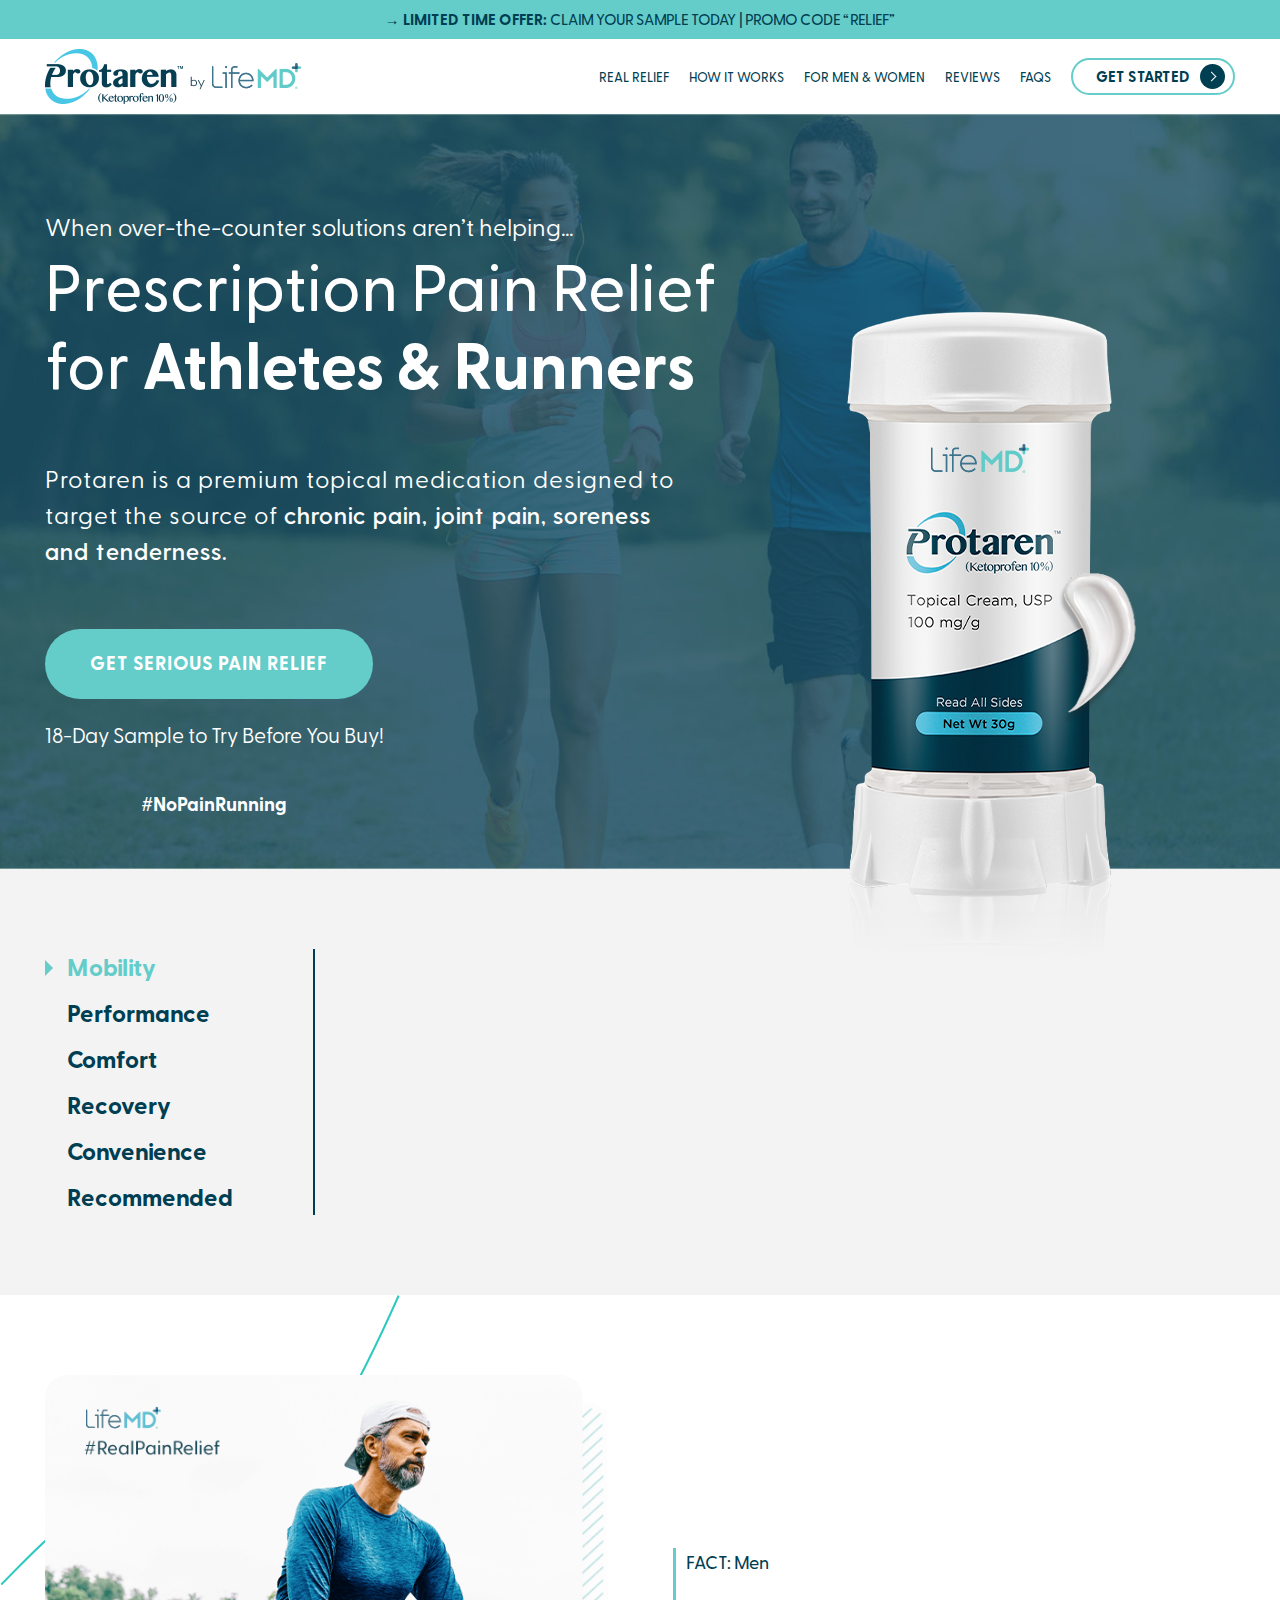
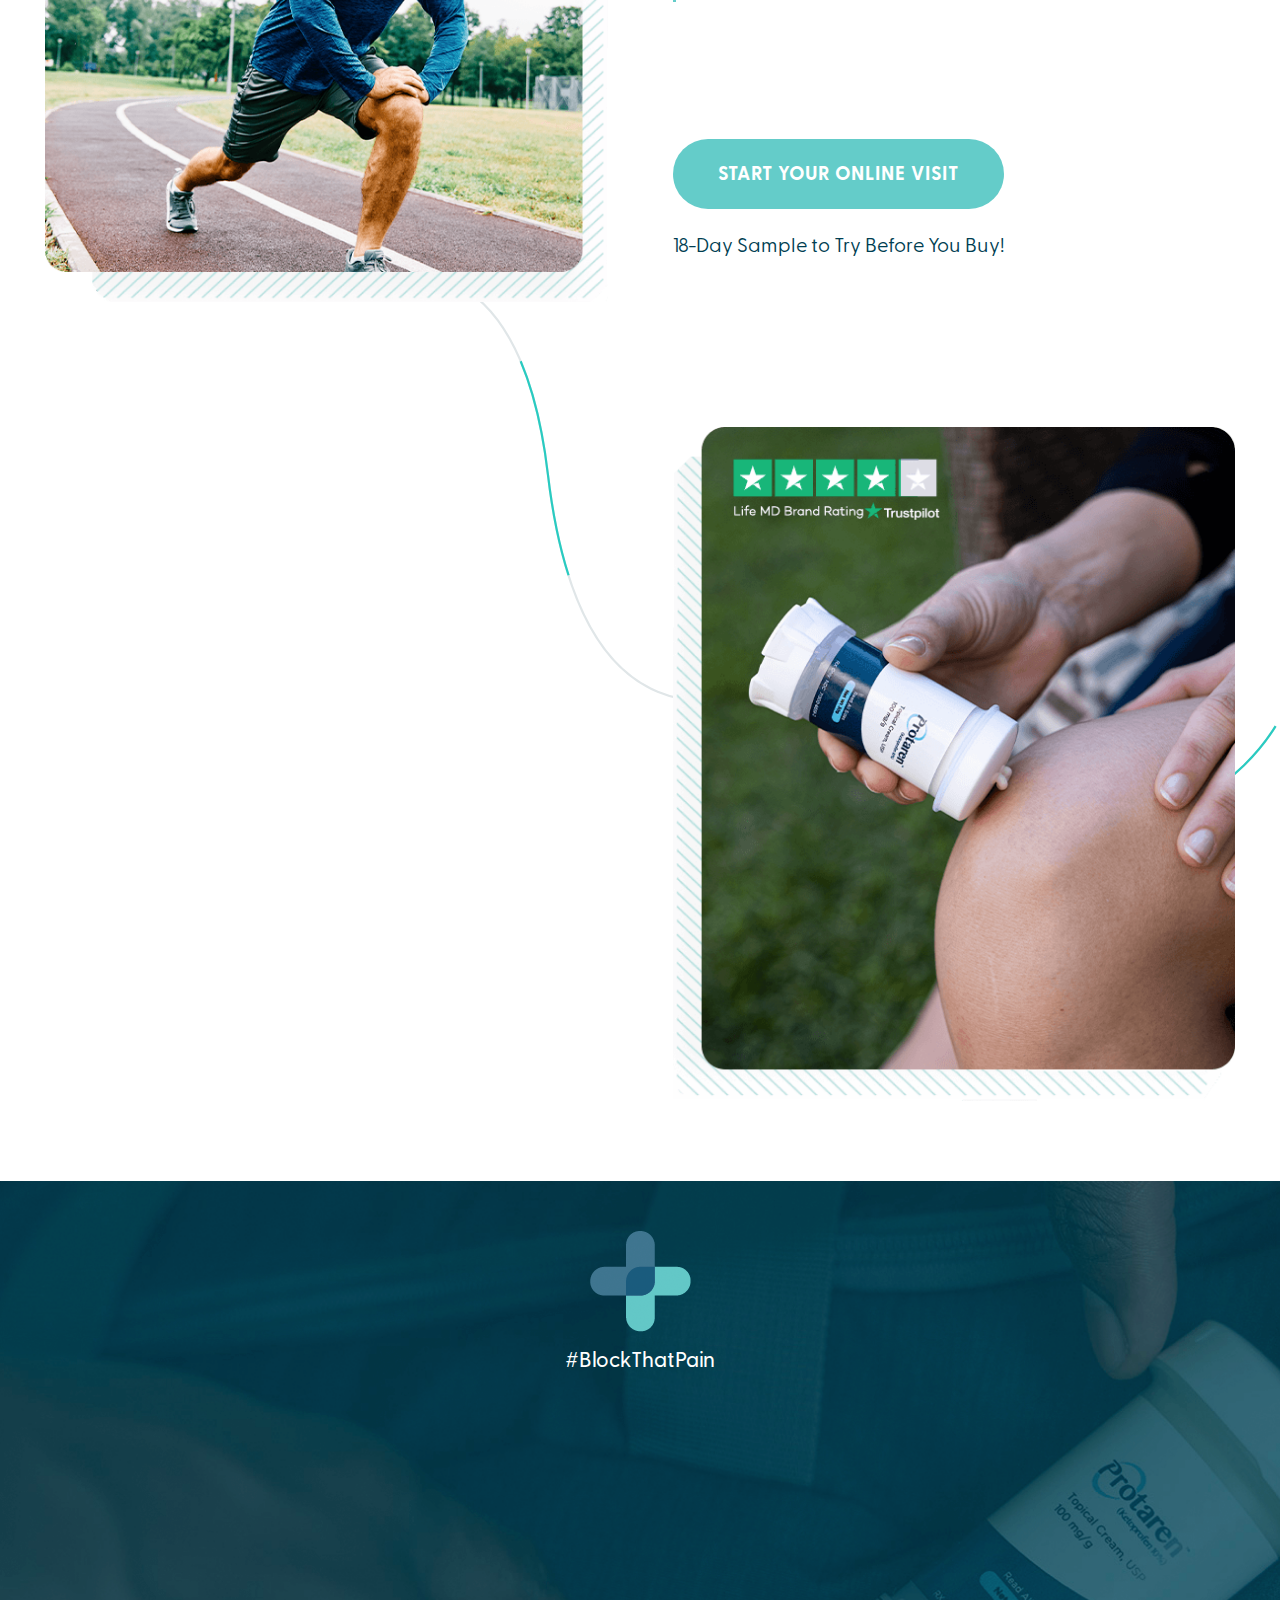
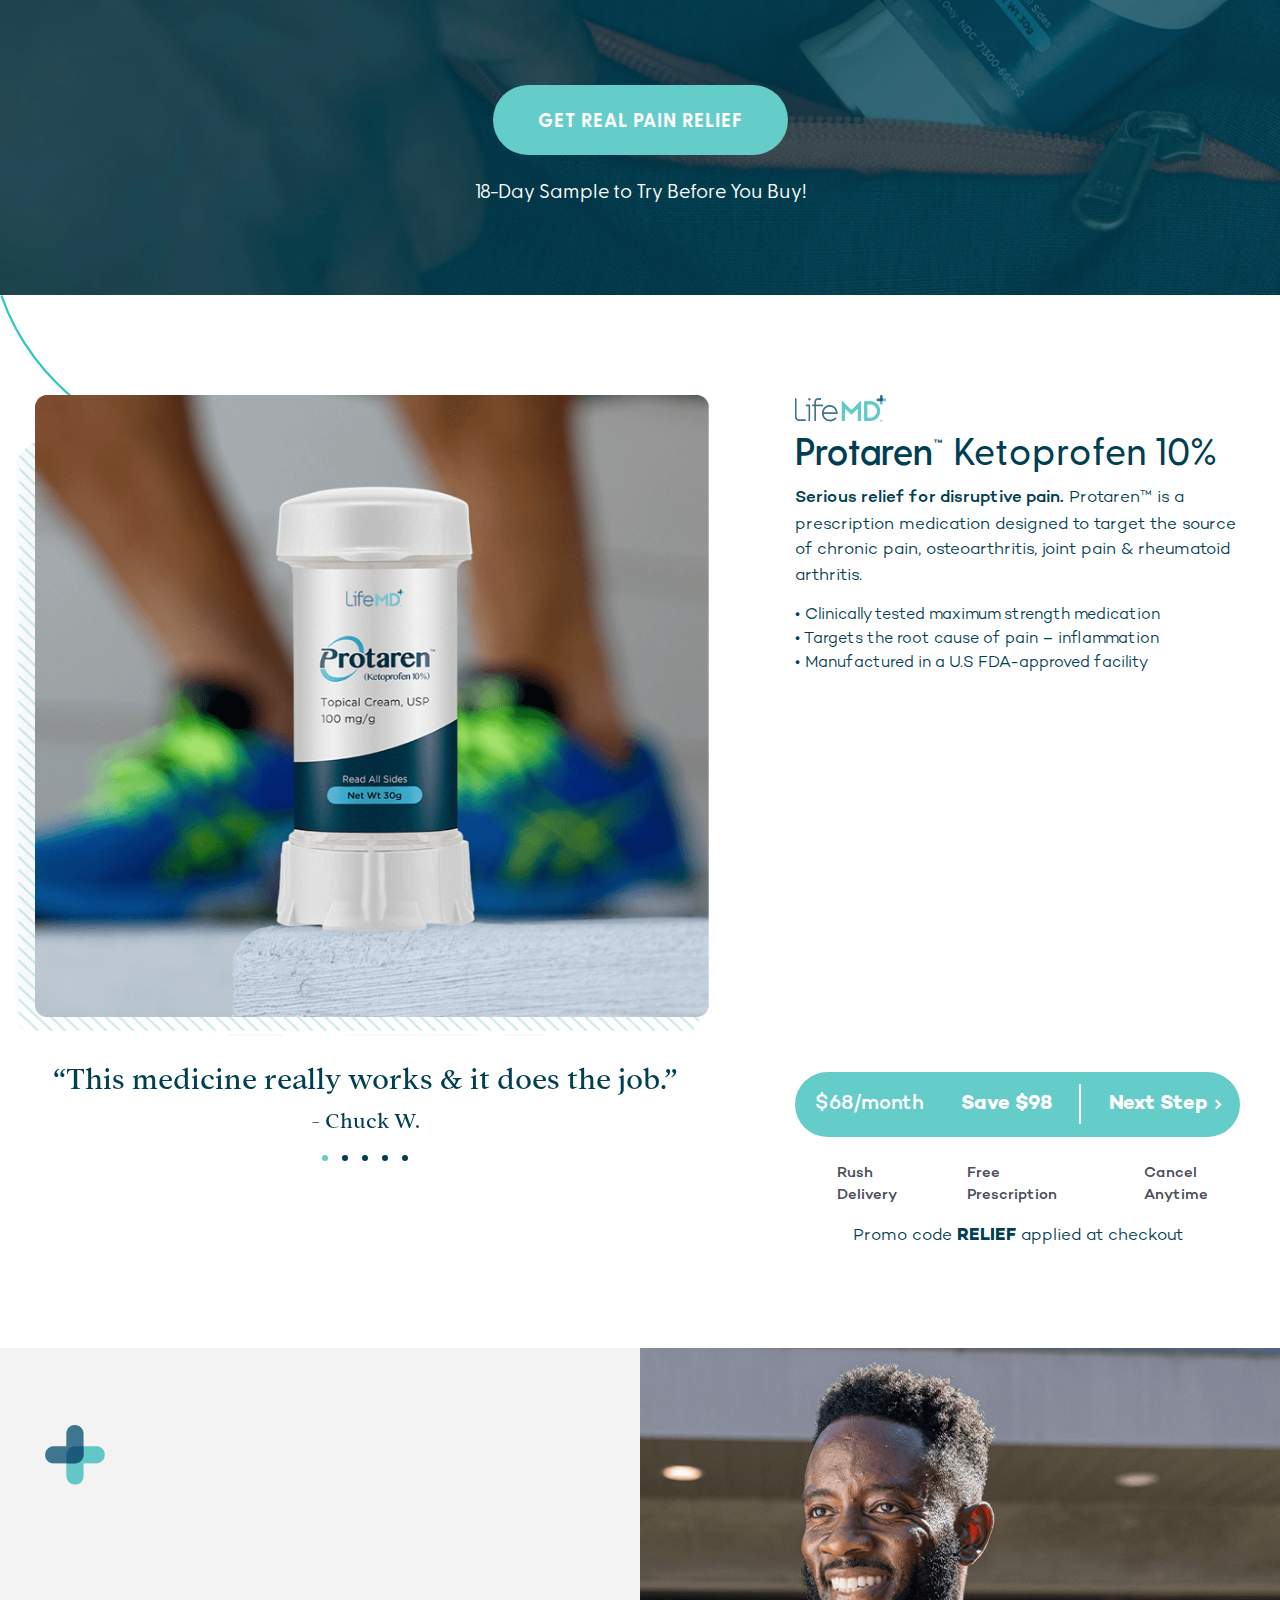
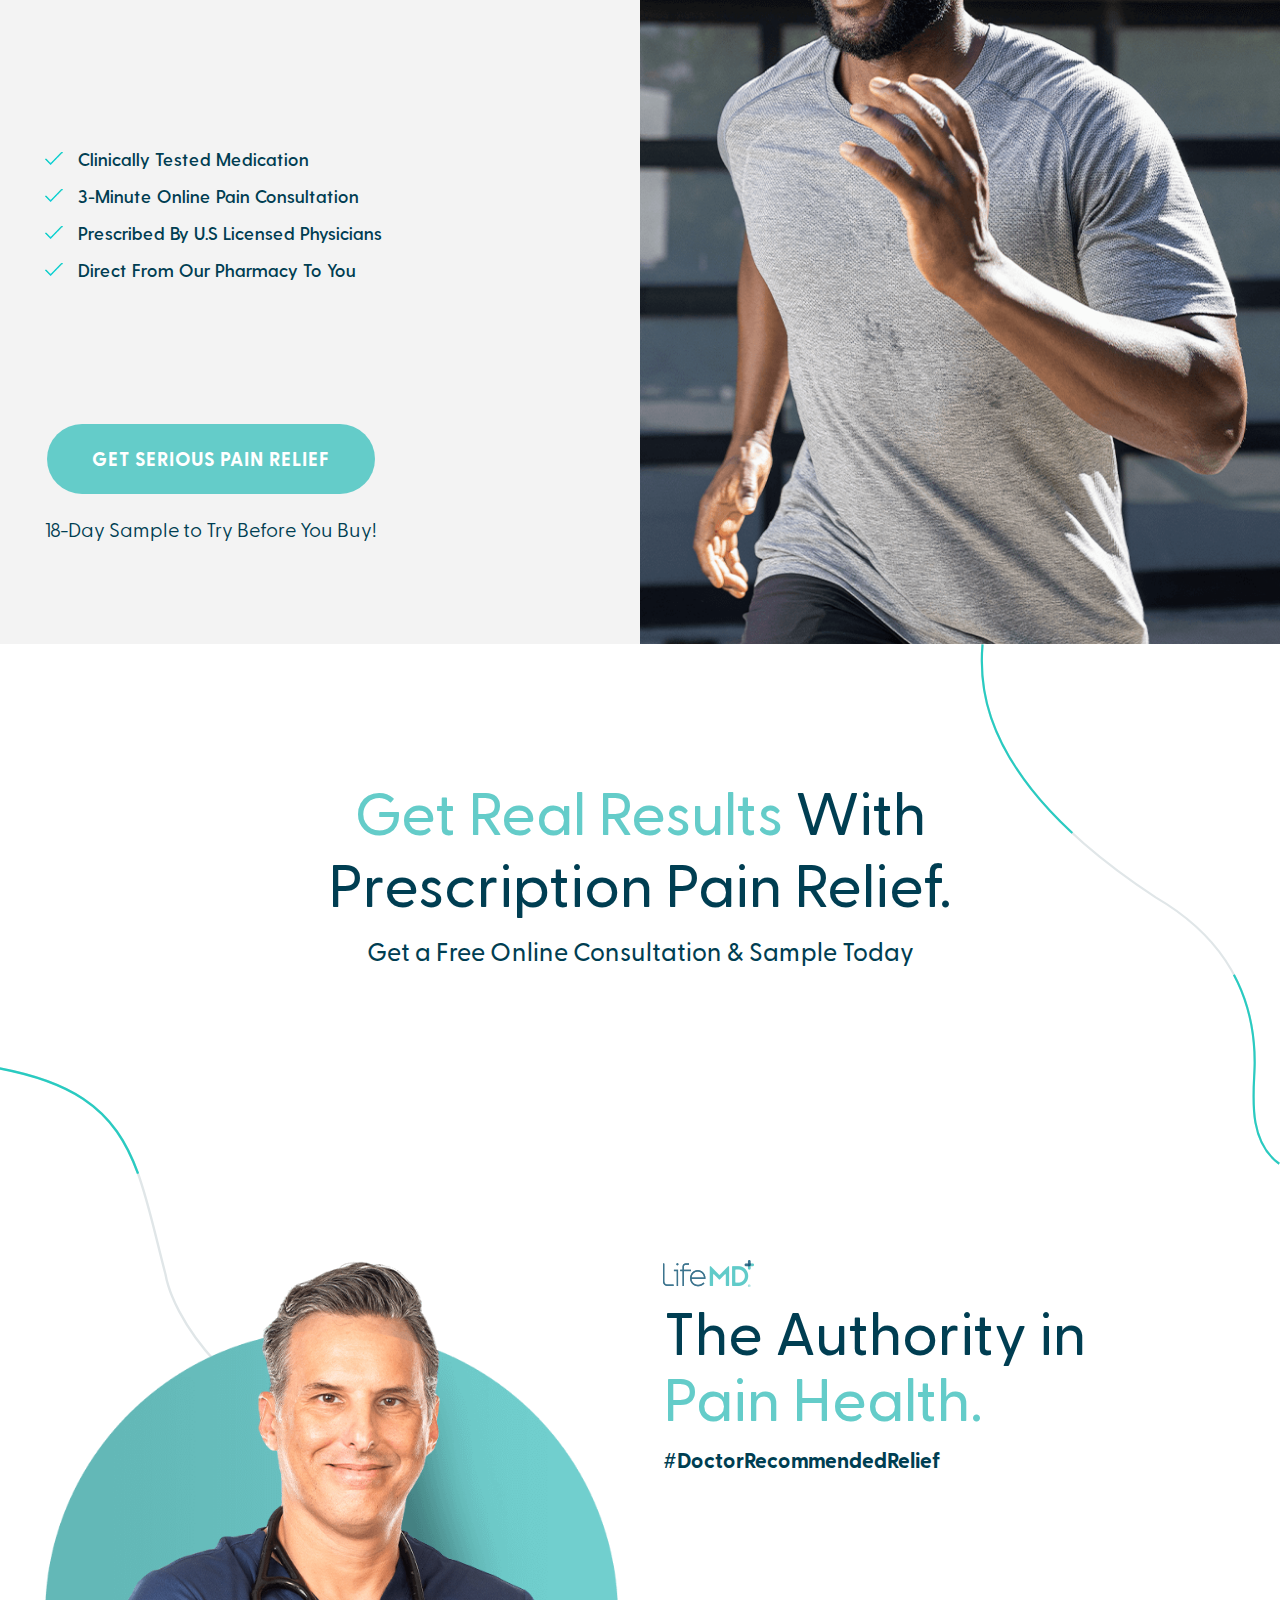
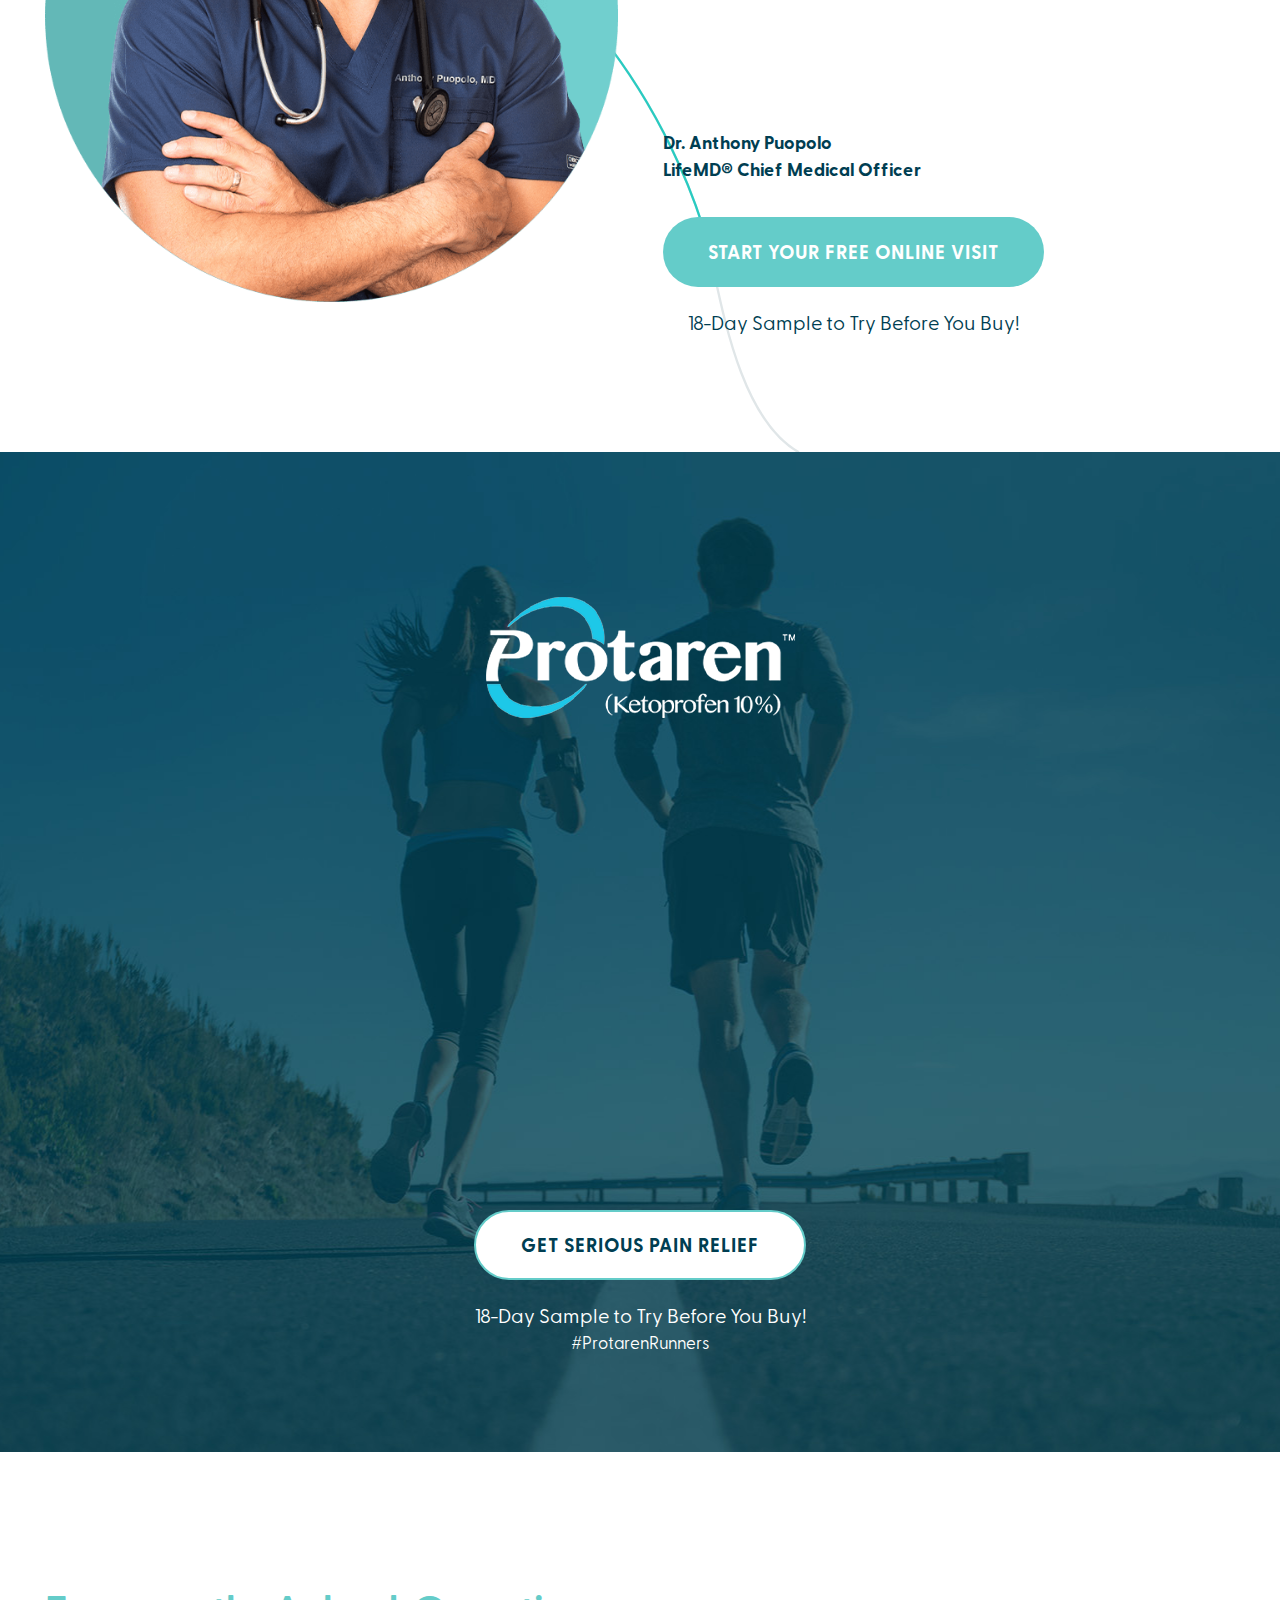
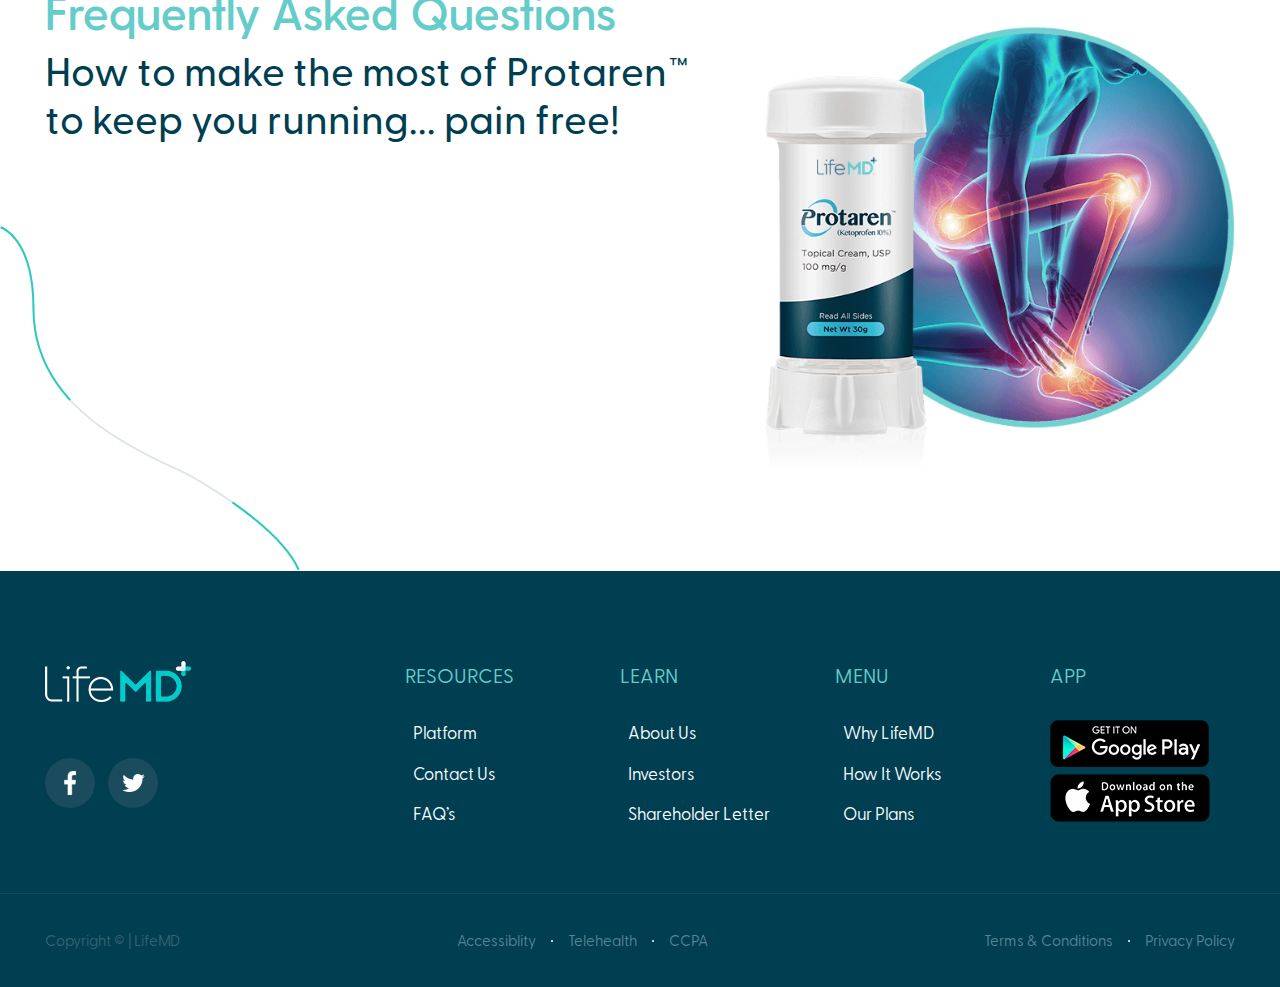
<file: Protaren&LifeMD/index.html>
<!DOCTYPE html>
<html lang="en">
<head>
	<meta charset="UTF-8">
	<meta name="viewport" content="width=device-width, initial-scale=1.0">
	<link rel="stylesheet" href="css/style.css">
	<link rel="stylesheet" href="https://cdn.jsdelivr.net/npm/@splidejs/splide@4.0.7/dist/css/splide.min.css">
	<title>Protaren&LifeMD</title>
</head>
<body>

<div class="hidden">
	<!-- HEADER -->
	<header class="header">
		<div class="head-bar">
			<div class="center">
				<p class="hide-750"><b>→ LIMITED TIME OFFER:</b> CLAIM YOUR SAMPLE TODAY | PROMO CODE “RELIEF”</p>
				<p class="d-none show-750"><b>→  LIMITED TIME:</b> 18-DAY SAMPLE &nbsp;&nbsp;|&nbsp;&nbsp; PROMO CODE <b>RELIEF</b></p>
			</div>
		</div>

		<div class="head-main">
			<div class="center">
				<a href="/" class="logo">
					<img src="img/logo.png" alt="">
				</a>

				<nav class="menu">
					<ul>
						<li><a href="#">REAL RELIEF</a></li>
						<li><a href="#">HOW IT WORKS</a></li>
						<li><a href="#">FOR MEN & WOMEN</a></li>
						<li><a href="#">REVIEWS</a></li>
						<li><a href="#">FAQs</a></li>
					</ul>
				</nav>

				<button class="btn-menu d-none show-750">
					<span></span>
					<span></span>
					<span></span>
				</button>

				<a href="#" class="btn-head hide-750"><span>GET STARTED</span><i></i></a>
			</div>
		</div>
	</header>
	<!-- // HEADER -->

	<!-- HOME -->
	<section class="home">
		<div class="center">
			<div class="home-text">
				<p class="small hide-750">When over-the-counter solutions aren’t helping...</p>
				<p class="small d-none show-750">When over-the-counter solutions don’t help...</p>
				<h1>Prescription Pain Relief<br>
	    		for <span>Athletes & Runners</span></h1>

	    		<div class="wrap">
	    			<div>
	    				<p class="text">Protaren is a premium topical<br class="d-none show-750"> medication designed to<br class="hide-750"> target<br class="d-none show-750"> the source of <b>chronic pain, joint<br class="d-none show-750"> pain, soreness<br class="hide-750"> and tenderness.</b></p>

			    		<div class="group">
			    			<div>
			    				<a href="#" class="btn hide-750"><span>GET SERIOUS PAIN RELIEF</span></a>
			    				<p class="hide-750">18-Day Sample to Try Before You Buy!</p>
			    				<p><b>#NoPainRunning</b></p>
			    			</div>
			    		</div>
	    			</div>

	    			<img class="d-none show-750" src="img/protarenmob.png" alt="">
	    		</div>
	    		
			</div>

			<div class="home-image hide-750">
				<img src="img/protaren.png" alt="">
				<img src="img/swatch.png" alt="">
			</div>
		</div>
	</section>
	<!-- // HOME -->

	<!-- TAB -->
	<section class="section-tab">
		<div class="center">
			<div class="tab">
				<ul class="tab-controls">
					<li data-tab="tab-1" data-index="1" class="active">
						<div>Mobility</div>
					</li>
					<li data-tab="tab-2" data-index="2">
						<div>Performance</div>
					</li>
					<li data-tab="tab-3" data-index="3">
						<div>Comfort</div>
					</li>
					<li data-tab="tab-4" data-index="4">
						<div>Recovery</div>
					</li>
					<li data-tab="tab-5" data-index="5">
						<div>Convenience</div>
					</li>
					<li data-tab="tab-6" data-index="6">
						<div>Recommended</div>
					</li>
				</ul>						

				<div class="tab-content">
					<div class="tab-1">
						<h2>Mobility</h2>
						<p>Far more powerful than “drugstore” pain solutions, this prescription medication is strong enough for serious, “metrics-minded” runners, who don’t want arthritis to hinder their training.</p>

						<a href="#" class="important"><span>Important safety information</span></a>
					</div>

					<div class="tab-2">
						<h2>Performance</h2>
						<p>Far more powerful than “drugstore” pain solutions, this prescription medication is strong enough for serious, “metrics-minded” runners, who don’t want arthritis to hinder their training.</p>

						<a href="#" class="important"><span>Important safety information</span></a>
					</div>

					<div class="tab-3">
						<h2>Comfort</h2>
						<p>Far more powerful than “drugstore” pain solutions, this prescription medication is strong enough for serious, “metrics-minded” runners, who don’t want arthritis to hinder their training.</p>

						<a href="#" class="important"><span>Important safety information</span></a>
					</div>

					<div class="tab-4">
						<h2>Recovery</h2>
						<p>Far more powerful than “drugstore” pain solutions, this prescription medication is strong enough for serious, “metrics-minded” runners, who don’t want arthritis to hinder their training.</p>

						<a href="#" class="important"><span>Important safety information</span></a>
					</div>

					<div class="tab-5 active">
						<h2>Convenience</h2>
						<p>Far more powerful than “drugstore” pain solutions, this prescription medication is strong enough for serious, “metrics-minded” runners, who don’t want arthritis to hinder their training.</p>

						<a href="#" class="important"><span>Important safety information</span></a>
					</div>

					<div class="tab-6">
						<h2>Recommended</h2>
						<p>Far more powerful than “drugstore” pain solutions, this prescription medication is strong enough for serious, “metrics-minded” runners, who don’t want arthritis to hinder their training.</p>

						<a href="#" class="important"><span>Important safety information</span></a>
					</div>
				</div>
			</div>
		</div>
	</section>
	<!-- // TAB -->

	<!-- POST -->
	<section class="post">
		<svg class="left-svg" viewBox="0 0 597 434" fill="none">
			<path d="M2 432C75 359 174 238 343 297C432 320 503 207 595 1" stroke="#E0E6E8" stroke-width="3"/>
			<path class="path" d="M2 432C75 359 174 238 343 297C432 320 503 207 595 1" stroke="#29CBC1" stroke-width="3"/>
		</svg>

		<div class="center">
			<div class="post-row">
				<div class="post-image">
					<img class="hide-750" src="img/real-relif.png" alt="">
					<img class="d-none show-750" src="img/real-relifmob.png" alt="">
				</div>

				<div class="post-text">
					<h2 class="animated"><span>Target the root cause of<br> pain</span> and get back to<br> running like a champion.</h2>

					<div class="typer" data-words="FACT: Men and women experiencing mild to severe knee pain can<br> feel relief with a targeted prescription treatment!" data-delay="90"></div>

					<p class="animated">Protaren is formulated with ingredients proven to provide focused relief and rapid absorption with an easy, mess-free application... perfect for runners on-the-go.</p>

					<div class="btn-group">
						<a href="#" class="btn"><span>START YOUR ONLINE VISIT</span></a>
						<div>18-Day Sample to Try Before You Buy!</div>
					</div>
				</div>
			</div>

			<div class="post-row reverse">
				<div class="post-text">
					<h2 class="animated"><span>Serious relief</span> when that<br> disruptive pain needs more.</h2>
					
					<p class="animated"><b>What should I expect when first using Protaren™?</b><br>
					With your first application, you won’t smell anything or feel a “cooling sensation” like most  store-bought products. The prescription ingredient in Protaren (Ketoprofen 10%) may takes a few day to act on the key pain and inflammatory targets in and around your joint tissue. Get ready for stronger and longer lasting relief.</p>

					<p class="animated"><b>How is using Protaren™ different from store-bought solutions?</b><br>
					Unlike other cooling gels and creams, the prescription ingredients in Protaren don’t just mask pain. Protaren prescription pain compound provides more targeted, localized pain relief so you can get hours of comfort throughout the day and perform at your peak level without worrying about the pain.</p>

					<p class="animated">Follow the directions from your clinician and on the product label closely for optimal pain relief. Most patients report improvements within 5 to 7 days of consistent, daily use. <a href="#" class="link"><b>Start Your FREE Online Consultation ></b></a></p>
				</div>

				<div class="post-image">
					<img class="hide-750" src="img/5-stars.png" alt="">
					<img class="d-none show-750" src="img/5-starsmob.png" alt="">
				</div>
			</div>
		</div>

		<svg class="right-svg" viewBox="0 0 1243 762" fill="none">
			<path d="M1237 619C1159 745 929 865 739 561C725.667 535.667 677.4 497 591 545C483 605 286.765 647 243 275C203 -65 17 5.00001 5 15" stroke="#E0E6E8" stroke-width="3"/>
			<path class="path" d="M1237 619C1159 745 929 865 739 561C725.667 535.667 677.4 497 591 545C483 605 286.765 647 243 275C203 -65 17 5.00001 5 15" stroke="#29CBC1" stroke-width="3"/>
		</svg>
	</section>
	<!-- // POST -->

	<!-- PAIN -->
	<section class="pain">
		<div class="center">
			<div class="icon-plus">
				<img src="img/life-plus.png" alt="">
				<span>#BlockThatPain</span>
			</div>

			<div class="pain-slide splide animated">
				  <div class="splide__track">
						<ul class="splide__list">
							<li class="splide__slide">
								<h3>“This medicine really works<br> - it does the job.”</h3>
								<span>- Baudilio T.</span>
							</li>
							<li class="splide__slide">
								<h3>“I have felt a very<br> noticeable difference.”</h3>
								<span>- Shelly M.</span>
							</li>
							<li class="splide__slide">
								<h3>“Protaren has really helped<br> me with my knee pain.”</h3>
								<span>- Rogelio P.</span>
							</li>
							<li class="splide__slide">
								<h3>“This medicine really works<br> - it does the job.”</h3>
								<span>- Baudilio T.</span>
							</li>
							<li class="splide__slide">
								<h3>“I have felt a very<br> noticeable difference.”</h3>
								<span>- Shelly M.</span>
							</li>
							<li class="splide__slide">
								<h3>“Protaren has really helped<br> me with my knee pain.”</h3>
								<span>- Rogelio P.</span>
							</li>
						</ul>
				  </div>
			</div>

			<div class="tx-c">
				<div class="btn-group">
					<a href="#" class="btn"><span>get real pain relief</span></a>
					<div>18-Day Sample to Try Before You Buy!</div>
				</div>
			</div>		
		</div>
	</section>
	<!-- // PAIN -->

	<!-- ORDER -->
	<section class="order">
		<svg class="left-svg" viewBox="0 0 696 738" fill="none">
			<path d="M2 1C74.5 211 310 207 369.5 432C385.5 549 255 615 695 736" stroke="#E0E6E8" stroke-width="3"/>
			<path class="path" d="M2 1C74.5 211 310 207 369.5 432C385.5 549 255 615 695 736" stroke="#29CBC1" stroke-width="3"/>
		</svg>

		<div class="center">
			<div class="order-slider">
				<div class="image">
					<img src="img/protaren-life.png" alt="">
				</div>		

				<section class="splide hide-750">
				  	<div class="splide__track">
						<ul class="splide__list">
							<li class="splide__slide">
								<div>
									<h4>“This medicine really works & it does the job.”</h4>
									<p>- Chuck W.</p>
								</div>							
							</li>
							<li class="splide__slide">
								<div>
									<h4>“This medicine really works & it does the job.”</h4>
									<p>- Chuck W.</p>
								</div>							
							</li>
							<li class="splide__slide">
								<div>
									<h4>“This medicine really works & it does the job.”</h4>
									<p>- Chuck W.</p>
								</div>							
							</li>
							<li class="splide__slide">
								<div>
									<h4>“This medicine really works & it does the job.”</h4>
									<p>- Chuck W.</p>
								</div>							
							</li>
							<li class="splide__slide">
								<div>
									<h4>“This medicine really works & it does the job.”</h4>
									<p>- Chuck W.</p>
								</div>							
							</li>
						</ul>
				  	</div>
				</section>
			</div>
			
			<div class="order-text" id="order-text">
				<div class="life-img hide-750">
					<img src="img/lifemd.png" alt="">
				</div>
				<h3>Protaren<sup class="tm">™</sup> <span>Ketoprofen 10%</span></h3>
				<p><b>Serious relief for disruptive pain.</b> Protaren™ is a prescription medication designed to target the source of chronic pain, osteoarthritis, joint pain & rheumatoid arthritis. </p>
				<ul>
					<li>• Clinically tested maximum strength medication</li>
					<li>• Targets the root cause of pain – inflammation</li>
					<li>• Manufactured in a U.S FDA-approved facility</li>
				</ul>

				<form action="#" class="order-form" name="order">
					<label class="radio-checkbox animated">
						<input type="radio" name="radio" data-price='$<span class="price">7.99</span>s&h' data-save="85%">
						<div class="checkbox"></div>
						<div>
							<h2>Full-Size Sample</h2>
							<h3>Save 85% off your first shipment</h3>
							<p>$98 after your 18-day trial</p>
						</div>
						<div class="price">
							<sup class="dol">$</sup><span>7</span><sup class="num">99</sup><span class="small">s&h</span>
						</div>
					</label>

					<label class="radio-checkbox animated">
						<input type="radio" name="radio" data-price='$<span class="price">88</span>/month' data-save="$18">
						<div class="checkbox"></div>
						<div>
							<h2>Monthly Plan</h2>
							<h3>Free Shipping</h3>
							<p>1 bottle every 30 days</p>
						</div>
						<div class="save"><div>SAVE $<span>18</span></div></div>
						<div class="price">
							<sup class="dol">$</sup><span>88</span><span class="small">/mo</span>
						</div>
					</label>

					<label class="radio-checkbox active animated">
						<input type="radio" name="radio" checked data-price='$<span class="price">68</span>/month' data-save="$98">
						<div class="checkbox"></div>
						<div>
							<h2>3 Month Plan</h2>
							<h3>Free Shipping</h3>
							<p>3 bottles every 90 days</p>
						</div>
						<div class="save"><div>SAVE $<span>98</span></div></div>
						<div class="price">
							<sup class="dol">$</sup><span>68</span><span class="small">/mo</span>
						</div>
						<div class="best"><span>BEST VALUE</span></div>
					</label>

					<a href="https://rexmd.com/protaren/start/pain/s98/?force=1" class="total">
						<div class="total-text">
							<p>$<span class="price">68</span>/month</p>
							<p><strong>Save <span class="save">$98</span></strong></p>
						</div>
						<div class="buy"><span>Next Step</span></div>
					</a>
				</form>

				<div class="icons">
					<div>
						<i class="icon" data-src="car_van" data-render="canvas" data-start="true"></i>
						<span>Rush Delivery</span>
					</div>
					<div>
						<i class="icon" data-src="rx" data-start="true"></i>
						<span>Free Prescription</span>
					</div>
					<div>
						<i class="icon" data-src="shield" data-start="true"></i>
						<span>Cancel Anytime</span>
					</div>
				</div>

				<p class="bottom">Promo code <b>RELIEF</b> applied at checkout</p>
			</div>
		</div>
	</section>
	<!-- // ORDER -->

	<!-- HELP -->
	<section class="help">
		<div class="bg">
			<img class="hide-750" src="img/bg-help.png" alt="">
			<img class="d-none show-750" src="img/bg-helpmob.jpg" alt="">
		</div>

		<div class="center">
			<div class="help-text">
				<img class="hide-750" src="img/life-plus.png" alt="">
				<h2 class="animated">Protaren helps runners<br> <span>get back on track.</span></h2>
				<p class="animated">Apply Protaren™ (ketoprofen 10%) directly to your pain as directed<br> by your physician to deliver this <b>maximum-strength, non-steroidal,<br> anti-inflammatory medication</b> right to the source.</p>

				<ul>
					<li><span>Clinically Tested Medication</span></li>
					<li><span>3-Minute Online Pain Consultation</span></li>
					<li><span>Prescribed By U.S Licensed Physicians</span></li>
					<li><span>Direct From Our Pharmacy To You</span></li>
				</ul>

				<p class="animated">As one of the world’s leading digital health clinics, we've taken the<br> hassle, expense, and confusion out of finding and <b>treating even<br> the most stubborn pain.</b></p>

				<div class="btn-group">
					<a href="#" class="btn"><span>get serious pain relief</span></a>
					<div>18-Day Sample to Try Before You Buy!</div>
				</div>

				<div class="foot d-none show-750">#CantSlowMeDown</div>
			</div>
		</div>
	</section>
	<!-- // HELP -->

	<!-- RESULTS -->
	<section class="results">
		<svg class="right-svg" viewBox="0 0 415 721" fill="none">
			<path d="M3.50001 0.5C-0.999993 54.8333 -3.5 188.5 243 350.5C366.6 422.5 380 524 380 579C380 613.5 366.8 685.4 414 719" stroke="#E0E6E8" stroke-width="3"/>
			<path class="path" d="M3.50001 0.5C-0.999993 54.8333 -3.5 188.5 243 350.5C366.6 422.5 380 524 380 579C380 613.5 366.8 685.4 414 719" stroke="#29CBC1" stroke-width="3"/>
		</svg>

		<svg class="left-svg" width="1093" height="1278" viewBox="0 0 1093 1278" fill="none" xmlns="http://www.w3.org/2000/svg">
			<path d="M1 1.99999C236 24 235.5 117.5 277 275C285.5 323 344.6 444.5 573 538.5C858.5 656 954 935.5 971.5 997.5C989 1059.5 1007.5 1228 1091.5 1276" stroke="#E0E6E8" stroke-width="3"/>
			<path class="path" d="M1 1.99999C236 24 235.5 117.5 277 275C285.5 323 344.6 444.5 573 538.5C858.5 656 954 935.5 971.5 997.5C989 1059.5 1007.5 1228 1091.5 1276" stroke="#29CBC1" stroke-width="3"/>
		</svg>

		<div class="center">
			<h2><span>Get Real Results</span> With<br> 
			Prescription Pain Relief.</h2>
			<p class="subtitle">Get a Free Online Consultation & Sample Today</p>

			<div class="results-list d-none show-750">
				<div class="splide">
				  	<div class="splide__track">
						<ul class="splide__list">
							<li class="splide__slide">
								<p>Complete a short questionnaire<br>
								to help the doctor learn more about<br>
								your symptoms.</p>						
							</li>
							<li class="splide__slide">
								<p>If prescribed, your prescription<br>
								will be sent to our U.S licensed<br>
								pharmacy to be filled.</p>						
							</li>
							<li class="splide__slide">
								<p>Within 48 hours, your treatment<br>
								is processed and rushed<br>
								directly to your door.</p>						
							</li>
						</ul>
				  	</div>
				</div>
			</div>

			<ul class="results-list animated hide-750">
				<li>
					<p>Complete a short questionnaire<br>
					to help the doctor learn more about<br>
					your symptoms.</p>
				</li>
				<li>
					<p>If prescribed, your prescription<br>
					will be sent to our U.S licensed<br>
					pharmacy to be filled.</p>
				</li>
				<li>
					<p>Within 48 hours, your treatment<br>
					is processed and rushed<br>
					directly to your door.</p>
				</li>
			</ul>

			<div class="results-row">
				<div class="image">
					<img class="hide-750" src="img/anthony.png" alt="">
					<img class="d-none show-750" src="img/anthonymob.png" alt="">
				</div>

				<div class="text">
					<div class="life-img">
						<img src="img/lifemd.png" alt="">
					</div>

					<h3>The Authority in<br> 
	                <span>Pain Health.</span></h3>	
	                <p class="subtitle">#DoctorRecommendedRelief</p>
	                <p class="animated">Pain often begins as an annoyance, but for millions of men and women, it gets worse over time. Chronic pain keeps you away from your loved ones and the activities you used to enjoy.</p>
	                <p class="animated">"Protaren™ is your source for <b>real prescription knee pain relief.</b> Apply Protaren™ directly to the pain, allowing the anti-inflammatory active ingredient to target the root cause of discomfort directly.”</p>

	                <div class="signature">
	                	<i class="icon" data-loop="true" data-src="signature" data-start="true"></i>
	                	<strong>Dr. Anthony Puopolo<br>LifeMD® Chief Medical Officer</strong>
	                </div>

	                <div class="btn-group">
	                	<a href="#" class="btn"><span>START YOUR FREE ONLINE VISIT</span></a>
	                	<div>18-Day Sample to Try Before You Buy!</div>
	                </div>
				</div>
			</div>
		</div>
	</section>
	<!-- // RESULTS -->

	<!-- PROTAREN -->
	<section class="protaren">
		<div class="center tx-c">
			<img src="img/logo-protaren.png" alt="">
			<h2 class="animated">Protaren™ has set the<br class="d-none show-750"> <span>highest industry<br class="hide-750"> standard</span><br class="d-none show-750"> in pain relief for men & women.</h2>

			<p class="animated hide-750">As one of the world’s leading digital health clinics, we've taken the hassle, expense,<br>
	        and confusion out of finding and treating even the most stubborn pain.</p>

	        <p class="animated d-none show-750">Speak to a US licensed physician online today<br> about Protaren, our #1 prescribed pain treatment<br> to provide targeted relief at the source.</p>

	        <div>
	        	<div class="box animated">Exclusively available online with a telehealth prescription.</div>
	        </div>
	        
	        <div class="btn-group">
	        	<a href="#" class="btn white"><span>GET SERIOUS PAIN RELIEF</span></a>
	        	<div>18-Day Sample to Try Before You Buy!</div>
	        </div>

	        <div class="foot">#ProtarenRunners</div>
		</div>
	</section>
	<!-- // PROTAREN -->

	<!-- FAQ -->
	<section class="faq">
		<svg class="left-svg" viewBox="0 0 466 535" fill="none">
			<path d="M1 2C1 2 52 17 52 129C52 266.364 179 335 277 379C311.05 394.288 434 467 464 534" stroke="#E0E6E8" stroke-width="3"/>
			<path class="path" d="M1 2C1 2 52 17 52 129C52 266.364 179 335 277 379C311.05 394.288 434 467 464 534" stroke="#29CBC1" stroke-width="3"/>
		</svg>

		<div class="center">
			<div class="faq-text">
				<h2>Frequently Asked Questions</h2>
				<div class="subtitle">How to make the most of Protaren™<br> 
				to keep you running... pain free!</div>

				<ul class="accordeon">
				    <li class="item-accordeon animated">
				        <div class="btn-accordeon">
				        	<i class="ic-plus"></i>
				        	<span>What is Protaren?</span>
				        </div>
				
				        <div class="content-accordeon">
				            <div class="inner-accordeon">Lorem, ipsum dolor sit amet consectetur adipisicing elit. Modi rem eos consequuntur cum laborum ab provident quaerat necessitatibus. Praesentium facere aspernatur atque deserunt aut voluptatum deleniti nihil minima! Ex, consequatur.</div>                      
				        </div>
				    </li>
				
				    <li class="item-accordeon animated">
				        <div class="btn-accordeon">
				        	<i class="ic-plus"></i>
				        	<span>How do I use Protaren?</span>
				        </div>
				
				        <div class="content-accordeon">
				            <div class="inner-accordeon">Lorem, ipsum dolor sit amet consectetur adipisicing elit. Modi rem eos consequuntur cum laborum ab provident quaerat necessitatibus. Praesentium facere aspernatur atque deserunt aut voluptatum deleniti nihil minima! Ex, consequatur.</div>                       
				        </div>
				    </li>
				
				    <li class="item-accordeon animated">
				        <div class="btn-accordeon">
				        	<i class="ic-plus"></i>
				        	<span>How is using Protaren different from taking a pill?</span>
				        </div>
				
				        <div class="content-accordeon">
				            <div class="inner-accordeon">Lorem, ipsum dolor sit amet consectetur adipisicing elit. Modi rem eos consequuntur cum laborum ab provident quaerat necessitatibus. Praesentium facere aspernatur atque deserunt aut voluptatum deleniti nihil minima! Ex, consequatur.</div>                      
				        </div>
				    </li>

				    <li class="item-accordeon animated">
				        <div class="btn-accordeon">
				        	<i class="ic-plus"></i>
				        	<span>What ingredients are in Protaren?</span>
				        </div>
				
				        <div class="content-accordeon">
				            <div class="inner-accordeon">Lorem, ipsum dolor sit amet consectetur adipisicing elit. Modi rem eos consequuntur cum laborum ab provident quaerat necessitatibus. Praesentium facere aspernatur atque deserunt aut voluptatum deleniti nihil minima! Ex, consequatur.</div>                      
				        </div>
				    </li>

				    <li class="item-accordeon animated">
				        <div class="btn-accordeon">
				        	<i class="ic-plus"></i>
				        	<span>How is using Telehealth different from going to a "normal" doctor's office?</span>
				        </div>
				
				        <div class="content-accordeon">
				            <div class="inner-accordeon">Lorem, ipsum dolor sit amet consectetur adipisicing elit. Modi rem eos consequuntur cum laborum ab provident quaerat necessitatibus. Praesentium facere aspernatur atque deserunt aut voluptatum deleniti nihil minima! Ex, consequatur.</div>                      
				        </div>
				    </li>
				</ul>
			</div>

			<div class="faq-image hide-750">
				<img src="img/bg-faq.png" alt="">
			</div>
		</div>
	</section>
	<!-- // FAQ -->

	<!-- FOOTER -->
	<footer class="footer">
		<div class="center">
			<div class="footer-row">
				<div class="footer-item">
					<a href="/" class="footer-logo"></a>

					<div class="social">
						<a href="#" class="ic-fb"></a>
						<a href="#" class="ic-tw"></a>
					</div>
				</div>

				<div class="footer-item">
					<h3>Resources</h3>
					<ul>
						<li><a href="#">Platform</a></li>
						<li><a href="#">Contact Us</a></li>
						<li><a href="#">FAQ’s</a></li>
					</ul>
				</div>

				<div class="footer-item">
					<h3>Learn</h3>
					<ul>
						<li><a href="#">About Us</a></li>
						<li><a href="#">Investors</a></li>
						<li><a href="#">Shareholder Letter</a></li>
					</ul>
				</div>

				<div class="footer-item">
					<h3>Menu</h3>
					<ul>
						<li><a href="#">Why LifeMD</a></li>
						<li><a href="#">How It Works</a></li>
						<li><a href="#">Our Plans</a></li>
					</ul>
				</div>

				<div class="footer-item">
					<h3>App</h3>
					<div class="btn-download">
						<a href="#">
							<img src="img/google-play.png" alt="">
						</a>
						<a href="#">
							<img src="img/app-store.png" alt="">
						</a>
					</div>
				</div>
			</div>
		</div>

		<div class="footer-copy">
			<div class="center">
				<p>Copyright &copy; <?php echo date("Y"); ?> | LifeMD</p>
			
				<div>
					<a href="#">Accessiblity</a>
					<span></span>
					<a href="#">Telehealth</a>
					<span></span>
					<a href="#">CCPA</a>
				</div>
				<div>
					<a href="#">Terms &amp; Conditions</a>
					<span></span>
					<a href="#">Privacy Policy</a>	
				</div>
			</div>			
		</div>
	</footer>
	<!-- // FOOTER -->
</div>

<script src="https://cdn.jsdelivr.net/npm/@splidejs/splide@4.0.7/dist/js/splide.min.js"></script>
<script src="js/lottie.min.js"></script>
<script src="js/main.js"></script>
</body>
</html>
</file>
<file: cashup.com.ua/css/style.css>
@font-face {
    font-family: 'Gilroy';
    src: url('../fonts/Gilroy-Light.eot');
    src: local('Gilroy Light'), local('Gilroy-Light'),
        url('../fonts/Gilroy-Light.eot?#iefix') format('embedded-opentype'),
        url('../fonts/Gilroy-Light.woff') format('woff'),
        url('../fonts/Gilroy-Light.ttf') format('truetype');
    font-weight: 300;
    font-style: normal;
}
@font-face {
    font-family: 'Gilroy';
    src: url('../fonts/Gilroy-Regular.eot');
    src: local('Gilroy Regular'), local('Gilroy-Regular'),
        url('../fonts/Gilroy-Regular.eot?#iefix') format('embedded-opentype'),
        url('../fonts/Gilroy-Regular.woff') format('woff'),
        url('../fonts/Gilroy-Regular.ttf') format('truetype');
    font-weight: normal;
    font-style: normal;
}
@font-face {
    font-family: 'Gilroy';
    src: url('../fonts/Gilroy-Bold.eot');
    src: local('Gilroy Bold'), local('Gilroy-Bold'),
        url('../fonts/Gilroy-Bold.eot?#iefix') format('embedded-opentype'),
        url('../fonts/Gilroy-Bold.woff') format('woff'),
        url('../fonts/Gilroy-Bold.ttf') format('truetype');
    font-weight: bold;
    font-style: normal;
}
@font-face {
    font-family: 'Gilroy';
    src: url('../fonts/Gilroy-Medium.eot');
    src: local('Gilroy Medium'), local('Gilroy-Medium'),
        url('../fonts/Gilroy-Medium.eot?#iefix') format('embedded-opentype'),
        url('../fonts/Gilroy-Medium.woff') format('woff'),
        url('../fonts/Gilroy-Medium.ttf') format('truetype');
    font-weight: 500;
    font-style: normal;
}

* {
	margin: 0;
	padding: 0;
	list-style: none;
	border: none;
	outline: none;
	-webkit-box-sizing: border-box;
	        box-sizing: border-box;
}

body {
	font-family: 'Gilroy', sans-serif;
	font-size: 14px;
	line-height: 20px;
}

img {
	max-width: 100%;
	height: auto;
}

a {
	color: #003485;
	text-decoration: none;
}
a:hover {text-decoration: underline;}

h1.title {
	font-weight: 500;
	font-size: 35px;
	line-height: 40px;
	color: #394561;
	margin-bottom: 10px;
}
h2.title {
	font-weight: 500;
	font-size: 35px;
	line-height: 40px;
	color: #394561;
	margin-bottom: 10px;
}
h3.title {
	font-weight: 500;
	font-size: 30px;
	color: #394561;
	margin: 20px 0;
}
h4.title {
	font-weight: 400;
	font-size: 21px;
	color: #394561;
	margin: 20px 0;
}

.box {padding: 50px 0;}

.bg-color {background: #f8f9f9;}

#main {padding-bottom: 90px;}

.center {
	width: 100%;
	max-width: 1000px;
	min-width: 280px;
	margin: 0 auto;
	padding: 0 15px;
}

.hidden-desktop {display: none !important;}
.hidden {display: none !important;}

.d-flex	{
	display: -webkit-box;
	display: -ms-flexbox;
	display: flex;
	-webkit-box-align: center;
	    -ms-flex-align: center;
	        align-items: center;
	-webkit-box-pack: justify;
	    -ms-flex-pack: justify;
	        justify-content: space-between;
}

.t-center {text-align: center;}

.svg-icon {
  	display: inline-block;
  	vertical-align: middle;
}

.btn {
	display: inline-block;
	vertical-align: middle;
    color: #394561;
    line-height: 30px;
    min-width: 80px;
    text-decoration: none;
    height: 30px;
    border: solid 1px #7f9abf;
    border-radius: 4px;
    text-align: center;
    font-size: 13px;
    background: #fff;
    cursor: pointer;
}
.btn:hover {border: solid 1px #394561;}

.btn-big {
	height: 58px;
	line-height: 58px;
    width: 100%;
    max-width: 380px;
    background: #003680;
    padding: 0 20px;
    border-radius: 4px;
    -webkit-box-shadow: 0 3px 0 0 #002559;
            box-shadow: 0 3px 0 0 #002559;
    color: #fff;
    font-size: 16px;
    font-weight: 500;
    cursor: pointer;
    display: inline-block;
    vertical-align: middle;
    -webkit-transition: all 0.3s ease;
    transition: all 0.3s ease;
}
.btn-big:hover {
	text-decoration: none;
	background: #004099;
}
.btn-big.orange {
	background: #ff9000;
	-webkit-box-shadow: none;
	        box-shadow: none;
}
.btn-big.orange:hover {background: #f69d38;}

/* Select */
.select {
	position: relative;
	z-index: 999;
	display: inline-block;
}
.select .view {cursor: pointer;}
.select .drop {
	position: absolute;
	top: 100%;
	left: 0;
	width: 100%;
	height: 0px;
	overflow: hidden;
	-webkit-transition: height 0.2s ease;
	transition: height 0.2s ease;
	margin-top: -3px;
}
.select .drop li {
	-webkit-transition: all 0.3s ease;
	transition: all 0.3s ease;
	cursor: pointer;
}
.select.active .drop {
	height: auto;
}

/* ------------------------------------------------------------------------------------------ 
	01.	HEADER 
------------------------------------------------------------------------------------------ */

.header {
	background: #f8f9f9;
	padding: 20px 0 0;
	-webkit-box-shadow: 0 2px 10px rgba(0,0,0,.1);
	        box-shadow: 0 2px 10px rgba(0,0,0,.1);
}

.header .logo {min-width: 95px;}

.header-tel {
	margin-right: auto;
	margin-left: 30px;
	font-size: 16px;
}

.header .btn {margin-right: 20px;}

.lang-select .view {margin-right: 0;}
.lang-select .view:after {
	content: '';
	border-right: 3px solid transparent;
	border-left: 3px solid transparent;
	border-top: 5px solid #888;
	display: inline-block;
	vertical-align: middle;
	margin-left: 20px;
}
.lang-select.active .drop {
	background: #fff;
	border: 1px solid #7f9abf;
	border-radius: 5px;
	margin-top: 2px;
	overflow: hidden;
}
.lang-select.active .drop li {
	padding: 3px 10px;
	text-align: center;
}
.lang-select.active .drop li:hover {background: #f8f9f9;}

.nav {
	background: #fff;
	margin-top: 20px;
	border-top: 1px solid #f1f1f1;
}
.nav ul li + li {margin-left: 20px;}
.nav ul a {
	display: block;
	padding: 25px 0;
}

.nav .social a + a {margin-left: 5px;}
.nav .social span {margin: 0 10px;}
.nav .google-play {max-width: 100px;}

/* ------------------------------------------------------------------------------------------ 
	02.	CALCULATOR 
------------------------------------------------------------------------------------------ */

.calculator {
	padding-top: 70px;
}
.calculator h1.title {
	font-weight: 500;
	font-size: 35px;
	line-height: 40px;
	color: #394561;
	margin-bottom: 10px;
}
.calculator h2.subtitle {
	font-weight: 500;
	font-size: 21px;
	line-height: 27px;
	color: #394561;
}

#calculator {
	margin-top: 50px;
	border-radius: 10px;
	-webkit-box-shadow: 0 0 20px 0 hsla(218,8%,79%,.4);
	        box-shadow: 0 0 20px 0 hsla(218,8%,79%,.4);
	padding: 30px 80px 60px;
}

.range-slider__range {
	-webkit-appearance: none;
	   -moz-appearance: none;
	        appearance: none;
	width: 100%;
	height: 8px;
	border-radius: 4px;
    background-color: #e3e5ec;
}

.range-slider__range::-webkit-slider-thumb {
	-webkit-appearance: none;
	        appearance: none;
    height: 30px;
    width: 20px;
    border: 1px solid #c6c9ce;
    border-radius: 4px;
    background: #fff;
    cursor: pointer;
}

/* ------------------------------------------------------------------------------------------ 
	03.	STEP THREE 
------------------------------------------------------------------------------------------ */
.step-three ul {margin-top: 30px;}
.step-three ul li {
	text-align: center;
	position: relative;
	width: 33.33%;
}
.step-three ul li:after {
	content: '';
	display: block;
	width: 26px;
	height: 26px;
	background: url(../img/arrow-right.svg) no-repeat;
	position: absolute;
	top: 50%;
	right: 0;
	margin-top: -13px;
}
.step-three ul li:last-child:after {display: none;}
.step-three ul .text {
	font-weight: 500;
	font-size: 21px;
	margin-top: 20px;
	color: #394561;
}

/* ------------------------------------------------------------------------------------------ 
	06.	VIEW PAY 
------------------------------------------------------------------------------------------ */
.view-pay ul {margin-top: 30px;}
.view-pay ul li {
	width: 33.33%;
}
.view-pay ul li .text {
	font-weight: 500;
	font-size: 21px;
	margin-top: 20px;
	color: #394561;
}
.view-pay h4.title {margin-top: 70px;}
.view-pay h3.title {
	margin-top: 70px;
	margin-bottom: 30px;
}

.view-pay .view-pay__info {
	width: 48%;
	background-color: #fff;
	padding: 20px 30px 30px;
	border-radius: 10px;
	-webkit-box-shadow: 0 0 20px 0 hsla(218,8%,79%,.4);
	        box-shadow: 0 0 20px 0 hsla(218,8%,79%,.4);
}
.view-pay .view-pay__info .d-flex {
	margin-bottom: 20px;
	-webkit-box-pack: start;
	    -ms-flex-pack: start;
	        justify-content: flex-start;
}
.view-pay .view-pay__info p {
	font-weight: 500;
	font-size: 17px;
	line-height: 25px;
	color: #394561;
	text-align: left;
}
.view-pay .view-pay__info p.title {
	font-weight: bold;
	font-size: 22px;
	color: #394561;
	margin-left: 20px;
}

/* ------------------------------------------------------------------------------------------ 
	07.	TAGS 
------------------------------------------------------------------------------------------ */
.tags a {
	display: inline-block;
	background: #f8f9f9;
    padding: 5px 10px;
    font-size: 14px;
    border-radius: 4px;
    white-space: nowrap;
    color: #394561;
    margin: 10px 5px;
}

/* ------------------------------------------------------------------------------------------ 
	08.	CREDIT INFO 
------------------------------------------------------------------------------------------ */
.credit-info .head {
	border-bottom: 1px solid #d3d3d3;
	padding-bottom: 30px;
}
.credit-info .head-item {
	width: 33.33%;
	padding-right: 30px;
}
.credit-info .head-item:last-child {padding-right: 0;}
.credit-info .head-item h3 {
	font-weight: 500;
    font-size: 18px;
    margin-bottom: 5px;
    color: #394561;
}
.credit-info .head-item p {
	font-size: 13px;
	color: #a3a3a3;
}
.credit-info .head-item .read {
	font-size: 13px;
	text-decoration: underline;
}
.credit-info .head-item .read:hover {text-decoration: none;}

.credit-info .info-text__section h6 {
	text-align: center;
	font-weight: 500;
	font-size: 20px;
	margin: 30px 0;
}
.credit-info .info-text__section h6.color-blue {color: #394561;}
.credit-info .info-text__section p {margin-bottom: 30px;}
.credit-info .info-text__section {
	border-bottom: 1px solid #d3d3d3;
}
.credit-info .info-text__section ul {
	margin: 30px 0;
	padding-left: 30px;
}
.credit-info .info-text__section ul li {
	margin: 15px 0;
	list-style: circle;
}

/* ------------------------------------------------------------------------------------------ 
	09.	CLIENTS
------------------------------------------------------------------------------------------ */
.clients {padding-top: 0;}

/* ------------------------------------------------------------------------------------------ 
	10.	FOOTER
------------------------------------------------------------------------------------------ */
.footer .nav {
	margin-top: 0;
	border-bottom: 1px solid #f1f1f1;
}
.footer-title {
	font-weight: 500;
	font-size: 32px;
	margin-bottom: 30px;
	color: #353f59;
}
.footer .link-company {margin-top: 10px;}
.footer .copy {margin-bottom: 30px;}

/* ------------------------------------------------------------------------------------------ 
	12. TAKE CREDIT
------------------------------------------------------------------------------------------ */
.take-credit .center > .d-flex  {
	-ms-flex-wrap: wrap;
	    flex-wrap: wrap;
}
.take-credit__item {
	width: 50%;
	position: relative;
	padding: 15px 0 50px 0;
}
.take-credit__item:nth-child(odd) {
	border-right: 1px solid #c8cdd0;
	padding-right: 40px;
}
.take-credit__item:nth-child(even) {
	padding-left: 40px;
}
.take-credit__item .circle {
	width: 51px;
	height: 51px;
	border: 1px solid #c6c9ce;
	border-radius: 50%;
	position: absolute;
	right: 0;
	background: #fff;
	top: 0;
	z-index: 999;
	margin-right: -25.5px;
	color: #ff9000;
	font-size: 18px;
	font-weight: 500;
	text-align: center;
	line-height: 51px;
}
.take-credit__item:nth-child(odd) .circle {
	right: 0;
	margin-right: -25.5px;
}
.take-credit__item:nth-child(even) .circle {
	left: 0;
	margin-left: -25.5px;
}
.take-credit__item:nth-child(even) {
	border-left: 1px solid #c8cdd0;
	position: relative;
	left: -1px;
}
.take-credit__title {
	font-weight: 500;
	font-size: 20px;
	color: #394561;
	margin-bottom: 10px;
}
.take-credit__item p {margin-bottom: 15px;}

/* ------------------------------------------------------------------------------------------ 
	13. QUESTION CREDIT
------------------------------------------------------------------------------------------ */

.question-credit .tabs {
	-webkit-box-align: start;
	    -ms-flex-align: start;
	        align-items: flex-start;
}
.question-credit .tabs .tabs-navigation li {
	font-size: 16px;
	padding: 20px 0;
    font-weight: bold;
    border-bottom: 1px solid #f1f1f1;
}
.question-credit .tabs-content {padding-left: 30px;}
.question-credit .tabs-content .item {display: none;}
.question-credit .tabs-content .item.active {display: block;}
.question-credit .tabs-content h3 {
	font-weight: 300;
	font-size: 19px;
	color: #003485;
	margin-bottom: 20px;
	cursor: pointer;
}
.question-credit .tabs-content .inner-cont {
	padding: 20px;
    border-top: 1px solid #f1f1f1;
    border-bottom: 1px solid #f1f1f1;
    border-right: 1px solid #f1f1f1;
    border-left: 3px solid #ff9000;
    font-weight: 500;
    color: #414141;
    margin-bottom: 20px;
}

/* ------------------------------------------------------------------------------------------ 
	11.	MEDIA QUERIS
------------------------------------------------------------------------------------------ */
@media screen and (max-width: 1000px) {
	.nav .social {display: none;}
}

@media screen and (max-width: 768px) {
	.hidden-mobile {display: none !important;}
	.visible-mobile {display: block !important;}

	.header {padding-bottom: 20px;}
	.nav {display: none;}

	h2.title {font-size: 29px;}

	.step-three ul {
	    -webkit-box-orient: vertical;
	    -webkit-box-direction: normal;
	        -ms-flex-direction: column;
	            flex-direction: column;
	}
	.step-three ul li + li {margin-top: 40px;}

	.view-pay ul {
		-webkit-box-orient: vertical;
	    -webkit-box-direction: normal;
	        -ms-flex-direction: column;
	            flex-direction: column;
	}
	.view-pay ul li + li {margin-top: 40px;}

	.view-pay__wrap {
		-webkit-box-orient: vertical;
	    -webkit-box-direction: normal;
	        -ms-flex-direction: column;
	            flex-direction: column;
	}
	.view-pay .view-pay__info {width: 100%;}
	.view-pay .view-pay__info:last-child {margin-top: 30px;}

	.credit-info .head {
		-webkit-box-orient: vertical;
		-webkit-box-direction: normal;
		    -ms-flex-direction: column;
		        flex-direction: column;
	}
	.credit-info .head-item {
	    width: 100%;
	    padding-right: 0;
	    margin-bottom: 20px;
	}

	.clients .center {
		-webkit-box-pack: center;
		    -ms-flex-pack: center;
		        justify-content: center;
		-ms-flex-wrap: wrap;
		    flex-wrap: wrap;
	}
	.clients .client-item {padding: 10px 10px;}

	.footer-content .center {
		-webkit-box-orient: vertical;
		-webkit-box-direction: normal;
		    -ms-flex-direction: column;
		        flex-direction: column;
	}
	.footer-content .left,
	.footer-content .right {
		width: 100%;
	}
	.footer-content .right {margin-top: 30px;}

	.take-credit .center > .d-flex {
		-webkit-box-orient: vertical;
		-webkit-box-direction: normal;
		    -ms-flex-direction: column;
		        flex-direction: column;
	}

	.take-credit__item {
	    width: 100%;
	    position: relative;
	}
	.take-credit__item:nth-child(odd) .circle {
	    right: inherit;
	    left: 0;
	    margin-right: 0;
	}
	.take-credit__item:nth-child(even) .circle {
	    left: 0;
	    margin-left: 0;
	}
	.take-credit__item {
	    border-left: none !important;
	    left: 0 !important;
	    padding-left: 70px !important;
	}
	.take-credit__item:before {
		content: '';
		display: block;
		width: 1px;
		height: 100%;
		background: #c8cdd0;
		position: absolute;
		top: 0;
		left: 25px;
	}
	.take-credit__item:nth-child(odd) {
	    border-right: none;
	    padding-right: 0;
	}

	.d-flex.hidden-desktop.visible-mobile {
		display: -webkit-box !important;
		display: -ms-flexbox !important;
		display: flex !important;
	}

	.short-order .center {
		text-align: center;
		-webkit-box-orient: vertical;
		-webkit-box-direction: normal;
		    -ms-flex-direction: column;
		        flex-direction: column;
	}

	.take-credit .take-credit__item img {margin-top: 50px;}
}

@media screen and (max-width: 550px) {
	.header-tel {display: none;}
	.header .btn {margin-right: 5px;}

	.footer-content .left .d-flex {
		-webkit-box-orient: vertical;
		-webkit-box-direction: normal;
		    -ms-flex-direction: column;
		        flex-direction: column;
	}
	.footer-content .left .d-flex > div {
		width: 100%;
	}
	.footer-content .left .d-flex > div:first-child {margin-bottom: 20px;}
}
</file>
<file: crypto /css/style.css>
@font-face {
    font-family: 'TT Hoves';
    src: url('../fonts/TTHoves-Light.eot');
    src: url('../fonts/TTHoves-Light.eot?#iefix') format('embedded-opentype'),
        url('../fonts/TTHoves-Light.woff2') format('woff2'),
        url('../fonts/TTHoves-Light.woff') format('woff'),
        url('../fonts/TTHoves-Light.ttf') format('truetype');
    font-weight: 300;
    font-style: normal;
    font-display: swap;
}

@font-face {
    font-family: 'TT Hoves';
    src: url('../fonts/TTHoves-Medium.eot');
    src: url('../fonts/TTHoves-Medium.eot?#iefix') format('embedded-opentype'),
        url('../fonts/TTHoves-Medium.woff2') format('woff2'),
        url('../fonts/TTHoves-Medium.woff') format('woff'),
        url('../fonts/TTHoves-Medium.ttf') format('truetype');
    font-weight: 500;
    font-style: normal;
    font-display: swap;
}

@font-face {
    font-family: 'TT Hoves';
    src: url('../fonts/TTHoves-DemiBold.eot');
    src: url('../fonts/TTHoves-DemiBold.eot?#iefix') format('embedded-opentype'),
        url('../fonts/TTHoves-DemiBold.woff2') format('woff2'),
        url('../fonts/TTHoves-DemiBold.woff') format('woff'),
        url('../fonts/TTHoves-DemiBold.ttf') format('truetype');
    font-weight: 600;
    font-style: normal;
    font-display: swap;
}

@font-face {
    font-family: 'TT Hoves';
    src: url('../fonts/TTHoves-Bold.eot');
    src: url('../fonts/TTHoves-Bold.eot?#iefix') format('embedded-opentype'),
        url('../fonts/TTHoves-Bold.woff2') format('woff2'),
        url('../fonts/TTHoves-Bold.woff') format('woff'),
        url('../fonts/TTHoves-Bold.ttf') format('truetype');
    font-weight: bold;
    font-style: normal;
    font-display: swap;
}

@font-face {
    font-family: 'TT Hoves';
    src: url('../fonts/TTHoves-Regular.eot');
    src: url('../fonts/TTHoves-Regular.eot?#iefix') format('embedded-opentype'),
        url('../fonts/TTHoves-Regular.woff2') format('woff2'),
        url('../fonts/TTHoves-Regular.woff') format('woff'),
        url('../fonts/TTHoves-Regular.ttf') format('truetype');
    font-weight: normal;
    font-style: normal;
    font-display: swap;
}


*{
    margin: 0;
    padding: 0;
    outline: none;
    list-style: none;
    border: none;
    text-decoration: none;

    box-sizing: border-box;
    -webkit-box-sizing: border-box;
    -moz-box-sizing: border-box;
}

html, body {height: 100%;}

body {
	background: #fff;
    font-family: 'TT Hoves', sans-serif;
    color: #17191a;
    overflow-x: hidden;
    display: flex;
    flex-direction: column;
}   

img {
    max-width: 100%;
    height: auto;
}

h1 {
    font-size: 36px;
    font-weight: 700;
    line-height: 1.22;
    letter-spacing: -.4px;
    color: #17191a;
}


h2 {
    font-size: 32px;
    font-weight: 700;
    line-height: 1.19;
}

:root {
    --akcent-c: #ff2300;
}

.d-flex {display: flex;}

.flex {
    display: flex;
    justify-content: space-between;
    align-items: center;
}

.icon {
    display: inline-block;
    position: relative;
    width: 1em;
    height: 1em;
    vertical-align: middle;
    fill: currentColor;
}

.btn {
    display: inline-flex;
    padding: 12px 14px;
    background: #0080c8;
    color: #fff;
    font-size: 14px;
    border: 1px solid #0080c8;
    border-radius: 8px;
    transition: 0.3s ease;
    cursor: pointer;
}

.btn:hover {
    background: #0098ed;
    border-color: #0098ed;
}

.btn-show {
    color: #0080c8;
    border: 1px solid #0080c8;
    font-size: 12px;
    padding: 10px 14px;
    border-radius: 8px;
    font-weight: 600;
    transition: 0.3s ease;
}

.btn-show:hover {
    background: #0080c8;
    border-color: #0080c8;
    color: #fff;
}

/*  TABS
------------------------------------------------- */
.tabs-nav {
    display: flex;
    align-items: center;
}
.tabs-nav .tab-btn {
    position: relative;
    padding-bottom: 10px;
    font-size: 36px;
    font-weight: 700;
    color: #d7dadb;
    cursor: pointer;
    transition: color .5s ease-in-out;
}
.tabs-nav .tab-btn + .tab-btn {margin-left: 30px;}
.tabs-nav .tab-btn:hover {color: #17191a;}

.tabs-nav .tab-btn:after {
    content: '';
    position: absolute;
    left: 0;
    bottom: 0;
    width: 100%;
    height: 5px;
    background: #0080c8;
    opacity: 0;
}

.tabs-nav .tab-btn.active {color: #17191a;}
.tabs-nav .tab-btn.active:after {opacity: 1;}

.tabs-content .tab-item {display: none;}
.tabs-content .tab-item.active {display: block;}

/*  SLIDER 
------------------------------------------------- */
.swiper-initialized {overflow: hidden;}


.center {
    max-width: 1420px;
    width: 100%;
    padding: 0 20px;
    margin: 0 auto;
}

.page {
    display: flex;
    flex-direction: column;
    height: 100%;
}

/*  HEADER-TOP
------------------------------------------------- */
.header-top {
	padding: 11px 30px;
	background: #0080c8;
    position: relative;
    z-index: 5515;
}
.header-top.active {padding-top: 80px;}

.header-top ul {
	display: flex;
}

.header-top ul li + li {margin-left: 20px;}

.header-top ul li a {
	font-size: 14px;
	color: #fff;
    border-bottom: 1px solid transparent;
    padding-bottom: 1px;
    transition: 0.3s ease;
}

.header-top ul li a:hover {
    border-bottom: 1px solid #fff;
}

/*  HEADER 
------------------------------------------------- */
.header {
    display: flex;
    align-items: center;
    width: 100%;
    padding: 20px 30px;
    position: relative;
    background: #fff;
    position: sticky;
    top: -1px;
}

.header.fixed {
    position: fixed;
    z-index: 9999;
    box-shadow: 0 10px 20px 0 rgb(0 16 26 / 5%);
}

.header .logo {
    width: 200px;
    height: 40px;
    margin-right: 45px;
}

.header .menu {
	display: flex;
}

.header .menu > li + li {margin-left: 25px;}

.header .menu > li > a {
    position: relative;
    font-weight: 600;
    color: #17191a;
    font-size: 16px;
    border-bottom: 2px solid transparent;
    transition: 0.3s ease;
    padding-bottom: 3px;
}

.header .menu > li > a:after {
    content: '';
    display: none;
    width: 100%;
    width: 9px;
    height: 9px;
    background: url(../img/icon-down.svg) no-repeat center;
    background-size: contain;
    position: absolute;
    right: 0;
    margin-right: -12px;
    top: 50%;
    transform: translateY(-50%);
}
.header .menu li a.btn-drop:after {display: block;}
.header .menu li a.open:after {transform: translateY(-50%) rotate(180deg);}

.header .menu > li > a:before {
    content: '';
    display: none;
    width: 6px;
    height: 6px;
    background: #0080c8;
    position: absolute;
    left: 50%;
    top: 100%;
    margin-top: 5px;
    transform: translateX(-50%);
    border-radius: 50%;
}

.header .menu > li > a:hover {border-color: #0080c8;}
.header .menu > li > a.active {border-color: transparent;}
.header .menu > li > a.active:before {display: block;}

.header .sub-menu {
    display: flex;
    align-items: center;
    background: #0080c8;
    position: absolute;
    top: 90%;
    padding: 15px 0;
    opacity: 0;
    transition: 0.3s ease;
    visibility: hidden;
}

.header .sub-menu.open {
    top: 100%;
    opacity: 1;
    visibility: visible;
}

.header .sub-menu:after {
    content: '';
    display: block;
    width: 1000%;
    height: 100%;
    background: #0080c8;
    position: absolute;
    top: 0;
    right: 100%;
    z-index: 55;
}

.header .sub-menu:before {
    content: '';
    display: block;
    width: 1000%;
    height: 100%;
    background: #0080c8;
    position: absolute;
    top: 0;
    left: 100%;
    z-index: 55;
}

.header .sub-menu li a {
    position: relative;
    border-radius: 10px;
    font-size: 10px;
    color: #fff;
    text-transform: uppercase;
    padding: 6px 10px;
    font-weight: 600;
    transition: 0.3s ease;
}

.header .sub-menu li a:hover {
    background: rgb(225, 225, 225, 0.2);
}

.header .sub-menu li a:after {
    content: '';
    display: block;
    position: absolute;
    left: 10px;
    width: calc(100% - 20px);
    height: 2px;
    background: #fabc43;
    opacity: 0;
}

.header .sub-menu li a.active:after {opacity: 1;}
.header .sub-menu li a.active:hover:after {
    opacity: 0;
}

.header .secondary {
    display: flex;
    margin-left: auto;
}

.secondary a {
    display: flex;
    align-items: center;
    height: 35px;
    font-weight: 600;
    border-radius: 8px;
    transition: 0.3s ease;
}

.secondary .btn-toggle {
    font-size: 16px;
    padding: 0 15px;
    color: #879399;
    display: flex;
    align-items: center;
}
.secondary .btn-toggle:before {
    content: '';
    width: 18px;
    height: 18px;
    margin-right: 10px;
    background: url(../img/ic-search.png) no-repeat center center;
    background-size: cover;
}
.secondary .btn-toggle:hover {
    background: #f0f3f5;
}

.secondary .btn-link {
    margin-left: 12px;
    padding: 0 15px;
    background: #0080c8;
    font-size: 12px;
    color: #fff;
}
.secondary .btn-link:hover {
    background: #0098ed;
}

.drop-search {
    position: absolute;
    top: -1px;
    left: 0;
    right: 0;
    background: #fff;
    height: 100%;
    display: flex;
    align-items: center;
    padding: 0 30px;
    transform: translateY(-100%);
    transition: 0.3s ease;
    visibility: hidden;
}

.drop-search.open {
    transform: none;
    visibility: visible;
}

.form-search {
    display: flex;
    align-items: center;
    width: 100%;
}

.form-search:before {
    content: '';
    width: 18px;
    height: 18px;
    margin-right: 10px;
    background: url(../img/ic-search.png) no-repeat center;
    background-size: cover;
}

.form-search input[type="search"] {
    width: 100%;
    padding: 5px 0;
}
.form-search input[type="search"]::placeholder {
    font-family: 'TT Hoves', sans-serif;
    font-weight: 500;
    font-size: 16px;
    color: #879399;
}

.form-search input[type="submit"] {
    padding: 10px 14px;
    font-size: 12px;
}

.form-search input[type="submit"] {
    font-family: 'TT Hoves', sans-serif;
    font-weight: 600;
}

.btn-close {
    position: relative;
    min-width: 24px;
    min-height: 24px;
    margin-left: 30px;
    border-radius: 50%;
    background: #e9e9e9;
}

.btn-close:hover {
    background: #eee;
}

.btn-close:before {
    content: '';
    display: block;
    width: 15px;
    height: 1.5px;
    background: #879399;
    position: absolute;
    top: 50%;
    left: 50%;
    transform: translateY(-50%) translateX(-50%) rotate(45deg);
}
.btn-close:after {
    content: '';
    display: block;
    width: 15px;
    height: 1.5px;
    background: #879399;
    position: absolute;
    top: 50%;
    left: 50%;
    transform: translateY(-50%) translateX(-50%) rotate(-45deg);
}

/*  TICKERS 
------------------------------------------------- */
.tickers {
    padding: 20px 0;
    border-radius: 16px 16px 0 0;
    background: #f0f3f5;
}

.tickers h6 {
    font-weight: 500;
    text-align: center;
    margin-bottom: 30px;
}

.tickers .tickers-slider {margin-top: 30px;}

.tickers .swiper-slide {
    padding: 30px;
    background: #fff;
    border-radius: 12px;
}


.tickers .swiper-button-next,
.tickers .swiper-button-prev {
    display: none;
}

/*  POSTS 
------------------------------------------------- */
.posts {padding-top: 40px;}
/*.posts .center {width: calc(100% - 240px);}*/

.posts .tabs-nav {margin-bottom: 30px;}

.posts-slider {position: relative;}

.posts-slider .swiper-button-next:after, 
.posts-slider .swiper-button-prev:after {
    font-size: 35px;
    color: #99a0a5;
}

.post-wrap {
    display: grid;
    gap: 0 34px;
    grid-template-columns: 2fr 1fr;
}

.post-wrap .images {
    border-radius: 16px;
    overflow: hidden;
}

.post-wrap .images img {
    width: 100%;
    height: 100%;
    object-fit: cover;
}

.post-wrap .content {
    display: flex;
    flex-direction: column;
    align-items: flex-start;
}

.post-wrap .content h3 {
    color: #17191a;
    font-size: 34px;
    font-weight: 700;
    line-height: 1.22;
}

.post-wrap .content .text {
    margin-top: 15px;
    color: #444a4d;
    font-size: 21px;
    line-height: 1.57;
}

.post-wrap .content .date {
    margin: 30px 0 30px 0;
    font-size: 14px;
}


/*  PRESS-RELEASES 
------------------------------------------------- */
.press-releases {
    padding: 40px 0;
    background: #f0f3f5;
}

.press-releases .btn-show {
    margin-left: 30px;
}

.press-releases .head {
    display: flex;
    align-items: center;
    margin-bottom: 40px;
}

.press-releases .nav-slide {
    display: grid;
    grid-template-columns: 1fr 1fr;
    grid-gap: 0 10px;
    margin-left: auto;
}

.press-button-prev, 
.press-button-next {
    display: flex;
    justify-content: center;
    align-items: center;
    position: static;
    margin-top: 0;
    border-radius: 50%;
    min-width: 48px;
    min-height: 48px;
    transition: 0.3s ease;
}

.press-button-prev:hover, 
.press-button-next:hover {
    background: #17191a;
}

.press-button-next:after, 
.press-button-prev:after {
    font-size: 25px;
    color: #99a0a5;
    transition: 0.3s ease;
}

.press-button-next:hover:after,
.press-button-prev:hover:after {
    color: #fff;
}

.press-slider .swiper-pagination {
    position: static;
    margin-top: 30px;
}

.press-slider .swiper-pagination-bullet {
    min-width: 16px;
    min-height: 16px;
    border: 1px solid #d7dadb;
    background: #fff;
    opacity: 1;
    transition: 0.3s ease;
}

.press-slider .swiper-pagination-bullet:hover {
    border-color: #0080c8;
}

.press-slider .swiper-pagination-bullet-active {
    background: #d7dadb;
}

.press-slider .item .image {position: relative;}
.press-slider .item .image:before {
    content: "";
    position: absolute;
    top: 0;
    left: 0;
    z-index: 20;
    width: 100%;
    height: 100%;
    background: #0080c8;
    opacity: 0;
    transition: 0.3s ease;
}

.press-slider .swiper-slide:hover .image:before {opacity: 0.2;}

.press-slider .image {
    overflow: hidden;
    margin-bottom: 15px;
    border-radius: 16px;
}

.press-slider .image img {
    display: block;
    width: 100%;
}

.press-slider .title {
    font-size: 20px;
    font-weight: 600;
    line-height: 1.3;
    color: #17191a;
    transition: 0.3s ease;
}

.press-slider .swiper-slide:hover .title {color: #0080c8;}

.date {
    display: block;
    color: #879399;
    font-weight: 600;
    font-size: 12px;
}

.press-slider .date {margin-top: 10px;}

/*  POSTS-ARCHIVE 
------------------------------------------------- */
.posts-archive h2,
.posts-archive h1 {
    margin: 60px 0 30px 0;
}

.posts-archive .wrap {
    display: grid;
    grid-template-columns: 1fr 1fr 1fr;
    grid-gap: 40px 30px;
}

.posts-archive .item .image {position: relative;}
.posts-archive .item .image:before {
    content: "";
    position: absolute;
    top: 0;
    left: 0;
    z-index: 20;
    width: 100%;
    height: 100%;
    background: #0080c8;
    opacity: 0;
    transition: 0.3s ease;
}

.posts-archive .item:hover .image:before {opacity: 0.2;}

.posts-archive .image {
    border-radius: 16px;
    overflow: hidden;
}

.posts-archive .image img {
    display: block;
    width: 100%;
}

.posts-archive .post-title {
    margin-top: 15px;
    font-size: 20px;
    font-weight: 600;
    line-height: 1.3;
    color: #17191a;
    transition: 0.3s ease;
}
.posts-archive .item:hover .post-title {color: #0080c8;}

.posts-archive .date {margin-top: 8px;}

.posts-archive .post-wrap {
    grid-template-columns: repeat(3,1fr);
    grid-template-areas: "media media content";
    grid-gap: 0 30px;
    margin: 40px 0;
}

.posts-archive .post-wrap .images {
    grid-area: media;
}

.posts-archive .post-wrap .content {
    grid-area: content;
}

.posts-archive .wrap-btn {
    display: flex;
    justify-content: center;
    margin-top: 80px;
}

.posts-archive .btn-more {
    font-weight: 600;
}

/*  ABOUTH-INFO 
------------------------------------------------- */
.abouth-info {
    position: relative;
    margin-top: 100px;
    padding: 60px 0;
    background: #17191a;
}

.abouth-info:after {
    content: '';
    display: block;
    width: 80px;
    height: 80px;
    background: url(../img/icon-circle.svg) no-repeat center;
    position: absolute;
    left: 50%;
    transform: translateX(-50%);
    top: 0;
    margin-top: -40px;
}

.abouth-info .text {
    font-size: 18px;
    line-height: 1.44;
    color: #d7dadb;
}

.abouth-info .link-line {font-size: 18px;}

/*  NEWSLETTER 
------------------------------------------------- */
.newsletter {
    padding: 60px 0;
    background: url(../img/newsletter-bg.svg) no-repeat;
    border-top: 1px solid #f0f3f5;
    background-position: 50% 50%;
    background-size: 1440px 482px;
}

.newsletter h2 {
    text-align: center;
    margin-bottom: 40px;
}

.newsletter .wrap {
    display: grid;
    align-items: center;
    grid-template-columns: 337px auto;
    grid-gap: 0 40px;
    max-width: 875px;
    margin: 0 auto;
}

.form-newsletter {
    display: flex;
}

.form-newsletter input[type="email"] {
    min-width: 225px;
    padding: 16px 20px;
    border-radius: 8px 0 0 8px;
    border: 1px solid #e7e8e8;
    font-size: 16px;
    color: #879399;
    box-shadow: none;
}

.form-newsletter input[type="email"]:focus {
    border-color: #101010;
}

.form-newsletter input[type="email"]::placeholder {
    font-family: 'TT Hoves', sans-serif;
    font-weight: 400;
    color: #879399;
}

.newsletter input[type="submit"] {
    background: #0080c8;
    padding: 16px 20px;
    border-radius: 0 8px 8px 0;
    font-size: 16px;
    font-weight: 600;
    color: #fff;
    cursor: pointer;
}

.newsletter input[type="submit"]:hover {
    background: #0098ed;
}

.newsletter .description {
    font-size: 18px;
    line-height: 1.5;
    font-weight: 300;
}

/*  FOOTER 
------------------------------------------------- */
.footer {
    padding: 40px 0;
    background: #0080c8;
    margin-top: auto;
}

.footer .center {max-width: 1000px;}

.footer .wrap {
    display: flex;
    justify-content: space-between;
}

.footer h3 {
    margin-bottom: 20px;
    font-size: 20px;
    font-weight: 600;
    line-height: 1;
    letter-spacing: -.2px;
    color: #fff;
}

.footer .column ul li + li {
    margin-top: 15px;
}

.link-line {
    font-size: 21px;
    color: #0080c8;
    text-decoration: underline;
    text-decoration-color: rgba(0,128,200,.2);
    text-decoration-thickness: 1px;
    text-underline-offset: 3px;
    transition: 0.3s ease;
}

.link-line:hover {text-decoration-color: #0080c8;}

.footer .column ul li a {
    font-size: 16px;
    color: #fff;
}
.footer .link-line {text-decoration-color: rgba(225, 225, 225 ,.2);}
.footer .link-line:hover {text-decoration-color: #ffffff;}

.footer .social a {
    position: relative;
    text-decoration: none!important;
    display: flex;
    align-items: center;
}
.footer .social a:before {
    content: '';
    width: 20px;
    height: 20px;
    margin-right: 10px;
    background-repeat: no-repeat;
    background-position: center;
    border-radius: 50%;
    background-size: cover;
    border: 1px solid transparent;
    transition: 0.3s ease;
}

.footer .social a:hover:before {
    border-color: #fff;
}

a.ic-fb:before {background-image: url(../img/ic-fb.png);}
a.ic-tw:before {background-image: url(../img/ic-tw.png);}
a.ic-link:before {background-image: url(../img/ic-link.png);}
a.ic-tg:before {background-image: url(../img/ic-tg.png);}
a.ic-inst:before {background-image: url(../img/ic-inst.png);}
a.ic-rss:before {background-image: url(../img/ic-rss.png);}

/*************************
*******PAGE-ARTICLE******
**************************/
.article {padding: 40px 0;}

.article .box {
    margin: 20px 0;
    display: flex;
    align-items: center;
}

.article .box .date {
    font-size: 10px;
}

.article .box .link-line {
    font-size: 10px;
    font-weight: 600;
    margin: 0 20px 0 3px;
}

.article .box .link {
    display: inline-block;
    margin-right: 10px;
    padding: 5px 8px;
    border-radius: 9px;
    background-color: #f0f3f5;
    font-size: 8px;
    font-weight: 600;
    line-height: 1;
    letter-spacing: .2px;
    text-decoration: none;
    text-transform: uppercase;
    color: #879399;
}

.article .box .link:hover {
    color: #fff;
    background-color: #0080c8;
}

.article .image {
    border-radius: 16px;
    overflow: hidden;
}

.article .bottom p {
    position: relative;
    top: 10px;
}

.article .share {
    display: flex;
    align-items: center;
}

.article .share-links {
    display: flex;
    grid-gap: 0 10px;
    margin-left: 20px;
}

.article .share-links a {
    display: flex;
    justify-content: center;
    align-items: center;
    border-radius: 50%;
    width: 30px;
    height: 30px;
    border: 1px solid #777;
}
.article .share-links a:hover {border-color: #0080c8;}
.article .share-links a:hover:before {opacity: 0.7;}

.article .share-links a:before {
    content: '';
    width: 20px;
    height: 20px;
    background-repeat: no-repeat;
    background-position: center;
    border-radius: 50%;
    background-size: 30px;
    border-radius: 50%;
    border: 1px solid transparent;
    transition: 0.3s ease;
}

.article .bottom {
    display: grid;
    grid-template-columns: 1fr 300px;
    grid-gap: 0 60px;
    margin-top: 40px;
}

/*  ARTICLE-CONTENT 
------------------------------------------------- */
.article-content .center {
    display: grid;
    grid-template-columns: auto 300px;
    grid-gap: 0 60px;
}

.article-content .posts-archive {
    display: grid;
    grid-gap: 30px 0;
}

.article-content .sidebar {
    position: sticky;
    top: 100px;
    align-self: flex-start;
}

.sidebar .tabs-nav {
    margin-bottom: 20px;
}

.sidebar .tab-btn {
    font-size: 16px;
    padding-bottom: 7px;
}

.sidebar .tabs-nav .tab-btn:after {height: 2px;}

.article-content .content .image {margin-bottom: 40px;}

.article-content .text {margin-bottom: 30px;}

.article-text {
    font-size: 21px;
    line-height: 1.57;
    color: #444a4d;
    margin-bottom: 30px;
}

.article-content h2 {margin: 40px 0 20px 0;}

.list {margin: 40px 0;}

.list li {
    position: relative;
    padding-left: 45px;
}

.list li + li {margin-top: 10px;}

.list li:before {
    content: '';
    display: block;
    width: 14px;
    height: 14px;
    border: 1px solid #0080c8;
    border-radius: 50%;
    position: absolute;
    left: 10px;
    top: 7px;
}

.article-content .bold {
    font-weight: bold;
    margin-bottom: 30px;
}

.channels-links li span {
    font-size: 21px;
    line-height: 1.57;
    color: #444a4d;
}

/*  GUEST-POST 
------------------------------------------------- */
.guest-post {
    margin-top: 40px;
}

.guest-post .wrap {
    display: grid;
    gap: 0 30px;
    grid-template-columns: 180px auto;
    box-shadow: 0 20px 50px -20px rgb(0 16 26 / 10%);
    border-radius: 16px;
    padding: 30px;
}

.guest-post .image {
    padding: 21px;
    width: 180px;
    height: 180px;
    background-image: url(../img/ic-circle.svg);
    background-repeat: no-repeat;
    background-size: contain;
    background-color: #fff;
}

.guest-post .image img {
    display: block;
    width: 100%;
    height: 100%;
    object-fit: cover;
    border-radius: 50%;
}

.guest-text .link-line {
    display: block;
    margin: 10px 0;
    font-size: 18px;
    font-weight: 600;
    color: #444a4d;
}

.guest-text .link-line:hover {text-decoration-color: #444a4d;}

.guest-text p {
    font-size: 14px;
    line-height: 1.14;
    color: #879399;
}

.guest-text p:nth-child(2) {margin-bottom: 6px;}

.page-article .posts-archive.bottom {
    margin-top: 80px;
    padding: 40px 0;
    background: #f0f3f5;
}

.page-article .posts-archive .wrap-btn {margin-top: 40px;}
.page-article .posts-archive .btn-more {
    font-size: 16px;
    padding: 15px 18px;
}

/*************************
*******PAGE-CATEGORY******
**************************/
.page-category .posts-archive .wrap-btn {
    display: grid;
    grid-template-columns: 1fr max-content 1fr;
    align-items: center;
    grid-gap: 0 10px;
    margin: 30px 0;
}
.page-category .posts-archive .wrap-btn:after,
.page-category .posts-archive .wrap-btn:before {
    content: '';
    height: 1px;
    background: #e9e9e9;
}

.page-category .newsletter {margin-top: 40px;}

/*************************
*******PAGE-CONTACTS******
**************************/
.contacts {
    padding: 40px 0;
    background: #f0f3f5;
}

.contacts h1 {margin-bottom: 20px;}

/*   CONTACTS-FORM 
------------------------------------------------- */
.contacts-form {
    margin-top: 40px;
    padding-bottom: 80px;
}

.form-contacts {padding: 0 30px;}

.form-contacts {
    display: grid;
    grid-template-columns: 410px auto;
    grid-gap: 20px 30px;
}

.form-contacts label span {
    display: block;
    margin-bottom: 10px;
    font-size: 14px;
    line-height: 1;
    letter-spacing: .2px;
    color: #444a4d;
    text-transform: lowercase;
}

.form-contacts label input,
.form-contacts label textarea {
    display: block;
    width: 100%;
    padding: 16px 20px;
    border-radius: 8px;
    border: 1px solid #e9e9e9;
    background-color: #fff;
    font-size: 14px;
    font-weight: 600;
    line-height: 1;
    letter-spacing: .2px;
    color: #444a4d;
    box-shadow: none;
    font-family: 'TT Hoves', sans-serif;
}

.form-contacts label input:focus,
.form-contacts label textarea:focus {
    border-color: #d7dadb;
    box-shadow: 0 0 0 1px #d7dadb inset;
}

.form-contacts label:nth-child(1) {grid-column-end: 2;}
.form-contacts label:nth-child(2) {grid-column-end: 2;}
.form-contacts label:nth-child(3) {grid-column-end: 2;}

.form-contacts label:nth-child(4) {
    grid-column-start: 2;
    grid-row-start: 1;
    grid-row-end: 4;
}

.form-contacts label textarea {height: 250px;}

.form-contacts input[type="submit"] {
    padding: 18px 20px;
    font-size: 16px;
    font-family: 'TT Hoves', sans-serif;
    font-weight: 600;
}

.form-contacts .btn-wrap {
    grid-column-start: 1;
    grid-column-end: 3;
    display: flex;
    justify-content: flex-end;
}

/*************************
*******PAGE-EXCHANGES******
**************************/
.title-header {
    margin-bottom: 40px;
    padding: 40px 0;
    background: #f0f3f5;
}

.exchanges .wrap {
    display: grid;
    grid-template-columns: repeat(6, 1fr);
    grid-gap: 40px 30px;
    margin-top: 60px;
}

.exchanges .item .boxed {transition: 0.3s ease;}
.exchanges .item:hover .boxed {transform: translateY(-10px);}

.exchanges .inner .image {
    border-radius: 16px 0 16px 16px;
    overflow: hidden;
}

.exchanges .inner .image img {
    display: block;
    width: 100%;
}

.exchanges .inner .rating {
    display: block;
    margin-left: auto;
    padding: 8px;
    width: 92px;
    height: 28px;
    border-radius: 8px 8px 0 0;
    background-color: #f2f2f2;
    transition: transform .2s linear;
    font-size: 12px;
}

.exchanges .inner .rating svg {
    fill: #fabc43;
}

.exchanges .inner h3 {
    margin: 20px 0 6px 0;
    color: #17191a;
    font-size: 18px;
    font-weight: 600;
}

.exchanges .item .link-line {font-size: 14px;}

.exchanges h2 {margin: 40px 0 20px 0;}

.exchanges h3 {
    margin: 40px 0 20px 0;
    font-weight: 700;
    font-size: 28px;
    line-height: 1.29;
    letter-spacing: -.3px;
    color: #17191a;
}

.exchanges .list li:before {top: 5px;}

.exchanges .table {margin: 40px 0 60px 0;}

.exchanges .table li {
    display: grid;
    grid-template-columns: 20% 31% 7% 23% auto;
    padding: 15px 10px;
    border-top: 1px solid #e4e7e9;
}

.exchanges .table li:last-child {border-bottom: 1px solid #e4e7e9;}

.exchanges .table li strong {
    font-size: 14px;
    font-weight: 600;
}

.exchanges .table li div {
    font-size: 14px;
    font-weight: 400;
}















/* ---------------------------------------------- */
/*               MEDIA QUERI                      */
/* ---------------------------------------------- */

@media screen and (max-width: 0px) {
    
}
</file>
<file: dzen/css/style.css>
:root{
    --akcent-color: #FFF500;
    --trans-def: all 0.3s ease;
}

@font-face {
    font-family: 'Roboto';
    src: url('../fonts/Roboto-Regular.eot');
    src: url('../fonts/Roboto-Regular.eot?#iefix') format('embedded-opentype'),
        url('../fonts/Roboto-Regular.woff2') format('woff2'),
        url('../fonts/Roboto-Regular.woff') format('woff'),
        url('../fonts/Roboto-Regular.ttf') format('truetype'),
        url('../fonts/Roboto-Regular.svg#Roboto-Regular') format('svg');
    font-weight: normal;
    font-style: normal;
    font-display: swap;
}

@font-face {
    font-family: 'Roboto';
    src: url('../fonts/Roboto-Bold.eot');
    src: url('../fonts/Roboto-Bold.eot?#iefix') format('embedded-opentype'),
        url('../fonts/Roboto-Bold.woff2') format('woff2'),
        url('../fonts/Roboto-Bold.woff') format('woff'),
        url('../fonts/Roboto-Bold.ttf') format('truetype'),
        url('../fonts/Roboto-Bold.svg#Roboto-Bold') format('svg');
    font-weight: bold;
    font-style: normal;
    font-display: swap;
}

@font-face {
    font-family: 'Roboto';
    src: url('../fonts/Roboto-Black.eot');
    src: url('../fonts/Roboto-Black.eot?#iefix') format('embedded-opentype'),
        url('../fonts/Roboto-Black.woff2') format('woff2'),
        url('../fonts/Roboto-Black.woff') format('woff'),
        url('../fonts/Roboto-Black.ttf') format('truetype'),
        url('../fonts/Roboto-Black.svg#Roboto-Black') format('svg');
    font-weight: 900;
    font-style: normal;
    font-display: swap;
}

@font-face {
    font-family: 'Roboto';
    src: url('../fonts/Roboto-Medium.eot');
    src: url('../fonts/Roboto-Medium.eot?#iefix') format('embedded-opentype'),
        url('../fonts/Roboto-Medium.woff2') format('woff2'),
        url('../fonts/Roboto-Medium.woff') format('woff'),
        url('../fonts/Roboto-Medium.ttf') format('truetype'),
        url('../fonts/Roboto-Medium.svg#Roboto-Medium') format('svg');
    font-weight: 500;
    font-style: normal;
    font-display: swap;
}

@font-face {
    font-family: 'Montserrat';
    src: url('../fonts/Montserrat-ExtraBold.eot');
    src: url('../fonts/Montserrat-ExtraBold.eot?#iefix') format('embedded-opentype'),
        url('../fonts/Montserrat-ExtraBold.woff2') format('woff2'),
        url('../fonts/Montserrat-ExtraBold.woff') format('woff'),
        url('../fonts/Montserrat-ExtraBold.ttf') format('truetype'),
        url('../fonts/Montserrat-ExtraBold.svg#Montserrat-ExtraBold') format('svg');
    font-weight: 800;
    font-style: normal;
    font-display: swap;
}

@font-face {
    font-family: 'Montserrat';
    src: url('../fonts/Montserrat-Regular.eot');
    src: url('../fonts/Montserrat-Regular.eot?#iefix') format('embedded-opentype'),
        url('../fonts/Montserrat-Regular.woff2') format('woff2'),
        url('../fonts/Montserrat-Regular.woff') format('woff'),
        url('../fonts/Montserrat-Regular.ttf') format('truetype'),
        url('../fonts/Montserrat-Regular.svg#Montserrat-Regular') format('svg');
    font-weight: normal;
    font-style: normal;
    font-display: swap;
}

@font-face {
    font-family: 'Montserrat';
    src: url('../fonts/Montserrat-Bold.eot');
    src: url('../fonts/Montserrat-Bold.eot?#iefix') format('embedded-opentype'),
        url('../fonts/Montserrat-Bold.woff2') format('woff2'),
        url('../fonts/Montserrat-Bold.woff') format('woff'),
        url('../fonts/Montserrat-Bold.ttf') format('truetype'),
        url('../fonts/Montserrat-Bold.svg#Montserrat-Bold') format('svg');
    font-weight: bold;
    font-style: normal;
    font-display: swap;
}

* {
    margin: 0;
    padding: 0;
    outline: none;
    list-style: none;
    border: none;
    text-decoration: none;

    box-sizing: border-box;
    -webkit-box-sizing: border-box;
    -moz-box-sizing: border-box;
}

img {
	max-width: 100%;
	height: auto;
}

a {
	color: #000;
}

body {
    font-family: 'Roboto', sans-serif;
    font-size: 18px;
    font-weight: bold;
    color: #000;
	background: #fff;
}

h1 {
	font-size: 76px;
	color: #fff;
}   

h2.title {
	transform: scale(0);
	transition: all 1s ease;
} 
h2.title.animation {transform: scale(1);} 

.title {font-size: 63px;}

.t-center {text-align: center;}

.c-white {color: #fff;}
.c-yellow {color: #FFF500;}

.flex {
	display: flex;
	align-items: center;
}
.f-center {
	display: flex;
	justify-content: center;
}
.f-between {
	display: flex;
	justify-content: space-between;
}

.position {position: relative;}

.submenuItems {
	transition: 0.3s;
	height: 0;
	overflow: hidden;
}

.drop-menu {
	cursor: pointer;
	position: relative;
	padding-left: 15px;
	font-weight: 900;
}
.drop-menu {margin-top: 10px;}

.drop-menu:after {
	content: '+';
	line-height: 0px;
	display: flex;
	justify-content: center;
	align-items: center;
	font-size: 20px;
	position: absolute;
	top: 50%;
	margin-top: -1px;
	left: 0;
	margin-left: -5px;
}
.drop-menu.active:after {
	content: '-';
}
.drop-cont {
	display: none;
	margin: 10px 0;
	font-weight: 400;
}
.drop-cont p {
	padding-left: 30px;
}
.active {
	display: block;
}


.btn {
	display: inline-flex;
	justify-content: center;
	align-items: center;
	padding: 28px 70px;
	background: var(--akcent-color);
	border-radius: 30px;
	font-size: 11px;
	text-transform: uppercase;
	transition: var(--trans-def);
}
.btn:hover {
	background: #cac9c9;
    color: #7d7d7d;
}

.btn-two {
	display: inline-flex;
	justify-content: center;
	align-items: center;
	border: 2px solid #FFFFFF;
	border-radius: 30px;
	font-size: 11px;
	color: #fff;
	padding: 28px 70px;
	text-transform: uppercase;
	transition: var(--trans-def);
}
.btn-two:hover {
	background: #fff;
	color: #000;
}
.btn-scroll {
	width: 132px;
	height: 132px;
	border-radius: 50%;
	background-color: #fff;
	position: absolute;
	left: 50%;
	bottom: 0;
	transform: translate(-50%,50%);
	z-index: 50;
	background-repeat: no-repeat;
	background-position: center;
}
.ic-white {
	background-image: url(../img/icon/ic-white.svg);
	cursor: pointer;
}
.ic-black {
	background-image: url(../img/icon/ic-black.svg);
	cursor: pointer;
}

.container {
	max-width: 1200px;
	margin: 0 auto;
	padding: 0 15px;
}

/*  1. HEADER
------------------------------------------------- */

.header {
	z-index: 999;
	padding: 25px 0;
	background: url(../img/header-bg.png) no-repeat;
	background-size: cover;
	width: 100%;
	position: fixed;
	top: 0;
	left: 0;
	right: 0;
	transition: all 0.3s ease;
}
.header.fixed {
	padding: 10px 0;
}
.header .menu {display: flex;}

.header .menu li + li {margin-left: 50px;}

.header .menu li a {
	font-size: 14px;
	font-family: 'Montserrat', sans-serif;
	cursor: pointer;
}
.header .menu li a:hover,
.header .menu li a:focus {color: #FFF500;}

.menu-burger {
	display: none;
	flex-direction: column;
	justify-content: space-around;
	width: 30px;
	height: 30px;
	margin-left: auto;
	margin-right: 15px;
	cursor: pointer;
	position: relative;
	z-index: 33;
}
.menu-mob.active {
	display: block;
}
.menu-burger span {
	width: 100%;
	height: 4px;
	line-height: 0px;
	background: #fff;
}

/*  2. HOME
------------------------------------------------- */

.home {
	padding-top: 72px;
	height: 100vh;
	background: url(../img/home-bg-top.png) no-repeat bottom / cover;
	position: relative;
}
.home .container {
	position: relative;
	height: 100%;
}

.box-book {padding: 100px 0 77px 0;}
.box-book li {font-size: 14px;}

.box-book li + li {
	margin-left: 30px;
	list-style: disc;
}

.box-book li .ic-book {
	width: 51px;
	height: 37px;
	background: url(../img/icon/ic-book.svg) no-repeat center;
	margin-left: 20px;
}
.banner-wrap {
	display: flex;
	justify-content: space-between;
}
.banner-content {color: #fff;}
.banner-content .text-lg {
	font-size: 40px;
	font-weight: 400;
	line-height: 30px;
}
.banner-content .text-md {
	font-size: 36px;
	margin-top: 75px;
}
.banner-content .text-sm {
	font-weight: 400;
	margin-top: 10px;
}
.banner-content .btn-wrap {
	margin-top: 85px;
	align-items: flex-start;
}
.banner-content .btn-wrap .btn-two {
	margin-left: 40px;
	width: 231px;
	padding: 14px 35px;
}
.banner-img {
	display: flex;
    position: absolute;
    bottom: 0;
    right: 0;
}

.learn-more {
	min-height: 68px;
	font-weight: bold;
	font-size: 14px;
	background: url(../img/learn-more.png) no-repeat center top;
	display: flex;
	justify-content: center;
	align-items: flex-end;
	color: #fff;
	text-transform: uppercase;
	position: absolute;
	left: 50%;
	bottom: 38px;
	transform: translateX(-50%);
}

/*  3. RESULT
------------------------------------------------- */

.result {
	padding: 180px 0 217px 0;
	background: url(../img/home-bg-bottom.png) no-repeat top;
	background-size: cover;
}
.result .title {text-align: center;}

.line:after {
	content: '';
	display: block;
	max-width: 196px;
	height: 2px;
	background: #000;
	margin: 45px auto 0 auto;
}
.result .box-top {
	margin-top: 33px;
}
.result .box-top .item {
	text-align: center;
	max-width: 22%;
	padding: 0 4.2%;
	font-size: 14px;
}

.result .box-top .item span {font-size: 36px;}

.result .box-middle {
	margin-top: 55px;
	text-align: center;
}
.box-icon {
	display: flex;
	justify-content: center;
	margin-top: 55px;
}
.box-icon .item {
	display: flex;
	flex-direction: column;
	align-items: center;
	max-width: 23%;
	padding: 0 4%;
}
.box-icon .item span {
	text-align: center;
	font-size: 14px;
	margin-bottom: 15px;
}
.box-icon .icon {
	width: 77px;
	height: 77px;
	transition: all 0.8s ease;
	transform: scale(0);
}
.box-icon .item.animation .icon {
	transform: scale(1);
}
.ic-love {background: url(../img/icon/ic-love.svg) no-repeat center;}
.ic-clock {background: url(../img/icon/ic-clock.svg) no-repeat center;}
.ic-money {background: url(../img/icon/ic-money.svg) no-repeat center;}
.ic-health {background: url(../img/icon/ic-health.svg) no-repeat center;}

.ic-laptop {background: url(../img/icon/ic-laptop.svg) no-repeat center;}
.ic-house {background: url(../img/icon/ic-house.svg) no-repeat center;}
.ic-hands {background: url(../img/icon/ic-hands.svg) no-repeat center;}
.ic-pencil {background: url(../img/icon/ic-pencil.svg) no-repeat center;}
.ic-brochure {background: url(../img/icon/ic-brochure.svg) no-repeat center;}
.ic-table {background: url(../img/icon/ic-table.svg) no-repeat center;}


.ic-caffe {background: url(../img/icon/ic-caffe.svg) no-repeat center;}
.ic-greensidea {background: url(../img/icon/ic-greensidea.svg) no-repeat center;}

.ic-inst {background: url(../img/icon/ic-inst.svg) no-repeat center;}
.ic-tube {background: url(../img/icon/ic-tube.svg) no-repeat center;}
.ic-vk {background: url(../img/icon/ic-vk.svg) no-repeat center;}
.ic-fb {background: url(../img/icon/ic-fb.svg) no-repeat center;}

/*  4. VIDEO-TOP
------------------------------------------------- */

.video-top {
	padding: 0 0;
	display: flex;
	min-height: 970px;
}
.video-top img {
	width: 100%;
	object-fit: cover;
}
.video-top iframe {
	width: 100%;
	min-height: 100%;
}

/*  5. QUESTIONS
------------------------------------------------- */
.questions {padding: 215px 0 195px 0;}

.questions .container {
	display: flex;
	justify-content: space-between;
	position: relative;
}
.questions .title {margin-top: 20px;}
.questions .left {
	width: 50%;
	z-index: 1;
}
.questions .left .line:after {
	margin: 45px 0 50px 0;
}
.questions .right {
	width: 55%;
	position: absolute;
	top: 30px;
	right: 0;
}

.questions-box li {
	position: relative;
	font-weight: 400;
	padding-left: 30px;
	text-transform: uppercase;
	cursor: pointer;
	left: 100px;
	transition: all 0.3s ease;
}
.questions-box li.animation {left: 0;}
.questions-box li + li {
	margin-top: 15px;
}
.questions-box li:after {
	content: '';
	display: block;
	width: 17px;
	height: 17px;
	border-radius: 50%;
	position: absolute;
	top: 2px;
	left: 0;
	background: url(../img/icon/ic-question-mark.svg) no-repeat;
}
.questions-box li p {
	text-transform: capitalize;
    font-size: 14px;
    line-height: 24px;
    padding: 25px 0 25px;
}
.questions .left .btn {
	margin-top: 70px;
}

/*  6. COURSE
------------------------------------------------- */
.course {
	padding: 240px 0 230px 0;
	background: url(../img/course-bg.png) no-repeat;
	background-size: cover;
	color: #fff;
}
.course h2.title {margin-bottom: 10px;}

.course h3.title {
	font-size: 48px;
	padding-left: 10px;
}

.course h4.title {font-size: 36px;}

.course .text {
	margin-top: 40px;
	font-weight: 400;
}
.course .wrap {
	margin-top: 125px;
	overflow: hidden;
}

.course .item {
	width: 50%;
	position: relative;
	transition: all 1s ease;
}

.course .item:first-child {
	max-width: 750px;
	width: 100%;
	right: 100%;
}
.course .item.animation:first-child {right: 0;}
.course .item:not(:first-child) {
	margin-top: -140px;
}
.course .item:nth-child(2) {
	max-width: 600px;
	width: 100%;
	left: 100%;
}
.course .item.animation:nth-child(2) {left: 0;}
.course .item:nth-child(even) {
	margin-left: auto;
	padding-left: 50px;
}
.course .item:last-child {
	right: 100%;
}
.course .item.animation:last-child {
	right: 0;
}
.course .item .price {
	transition: all 2s 1s ease;
	transform: scale(0.5);
}
.course .item.animation .price {
	transform: scale(1);
}

.course .text-md {
	font-size: 36px;
	margin-bottom: 35px;
	padding-left: 10px;
}
.course ul {margin: 25px 0 30px 0px;}
.course ul li {
	padding-left: 30px;
	background: url(../img/icon/ic-tick-white.svg) no-repeat left 3px;
	font-weight: 400;
	margin-bottom: 12px;
}
.course ul li:last-child {
	background: none;
	padding-left: 10px;
	margin-bottom: 0;
}

.course .btn-wrap {
	align-items: center;
	margin-top: 65px;
}

.course .btn-wrap .btn {margin-right: 20px;}

/*  7. FEATURE
------------------------------------------------- */
.feature {
	background: url(../img/feature-bg.png) no-repeat center;
	background-size: cover;
}
.feature-top {
	padding: 175px 0 0 0;
	text-align: center;
}
.feature-top .title {margin: 30px 0 80px 0;}

.feature-top .box-icon {justify-content: space-between;}

.feature-top .box-icon .item {
	max-width: 19%;
    padding: 0 1%;
}
.feature-top .box-icon .item span {margin-top: 15px;}

.feature-bottom {
	text-align: center;
	padding: 210px 0 0 0;
}
.feature-bottom .title {margin: 30px 0 25px 0;}

.feature-bottom .text-md {margin-bottom: 125px;}

.feature-bottom .btn-two {color: #000;}

/*  TOLTIP
------------------------------------------------- */
.toliptip-wrap {
	position: relative;
	padding-bottom: 1255px;
}
.toliptip-wrap .inner {
	opacity: 0;
	transition: all 0.3s ease;
}
.toliptip-wrap .inner.active {opacity: 1;}
.tolip-circle {
	display: flex;
	justify-content: center;
	align-items: center;
	cursor: pointer;
	width: 50px;
	background: rgba(255, 247, 0, 0.3);
	height: 50px;
	border-radius: 50%;
	position: absolute;
	border: 2px solid #FFF500;
}
.tolip-circle:hover .item {
	display: block;
}
.tolip-circle:after {
	content: '';
	display: block;
	width: 10px;
	height: 10px;
	position: absolute;
	top: 50%;
  	left: 50%;
  	transform: translate(-50%, -50%);
	background: #FFF500;
	border-radius: 50%;
	transition: 0.5s;
}
.tolip-circle:hover::after {
	width: 25px;
	height: 25px;
}
.toliptip-wrap .tolip-first {
	top: 50%;
	left: 50%;
}
.toliptip-wrap .tolip-two {
	top: 40%;
	left: 25%;
}
.toliptip-wrap .tolip-thre {
	top: 30%;
	right: 20%;
}
.toliptip-wrap .tolip-four {
	top: 10%;
    right: 40%;
}
.tolip-circle .item {
	display: none;
	width: 300px;
	padding: 10px;
	background: #caa278;
	position: absolute;
	top: -120px;
	left: 50%;
	transform: translateX(-50%);
}
.tolip-circle .item:after {
	content: '';
	position: absolute;
	left: 50%;
	transform: translateX(-50%);
	top: 100%;
	border: 20px solid transparent; border-top: 20px solid #caa278;
}
.tolip-circle .item p {color: #fff;}

.tolip-circle .pulse {
  position: absolute;
  width: 15px;
  height: 15px;
  top: 50%;
  left: 50%;
  transform: translate(-50%, -50%);
  transition: all 0.3s ease;
}

.tolip-circle .pulse:after {
  position: absolute;
  top: 50%;
  left: 50%;
  transform: translate(-50%, -50%);
  content: '';
  border-radius: 50%;
  border: 2px #FFF500 solid;
}

.tolip-circle:hover .pulse:after {
   border: 3px #FFF500 solid;
   animation: pulse 1.3s linear;
}
@keyframes pulse {
  0% {
    opacity: 0;
  	width: 50%;
  	height: 50%;
  }
  50% {
    opacity: 1;
    width: 500%;
  	height: 500%;
    } 
   100% {
    opacity: 0;
    width: 700%;
  	height: 700%;
    } 
  }
/*  8. CALCULATOR
------------------------------------------------- */
.calculator {
	padding: 120px 0 180px 0;
	background: #EEEEEE;
}
.calculator .title {
	text-align: center;
	color: #676666;
}
.calculator .btn-scroll {background-color: #EEEEEE;}
/*  9. AUTHOR
------------------------------------------------- */
.author {padding: 290px 0 80px 0;}

.author .left {
	width: 50%;
	padding-right: 30px;
}

.author .left .line:after {
	margin-left: 0;
}
.author .left .text {
	font-weight: 400;
	margin: 80px 0 100px 0;
}
.author .left .text p + p {margin-top: 20px;}
.author .left ul li {
	margin-top: 25px;
	padding-left: 35px;
	background: url(../img/icon/ic-tick-black.svg) no-repeat top left;
}
.author .left ul li:first-child {
	background: none;
	margin: 0;
	padding-left: 0;
}
.author .right {width: 49%;}
.author .right img {width: 100%;}
.author .right.line:after {
	max-width: 100%;
	margin: 25px 0 0 0;
}
.author .box-bottom .text-md {
	margin-bottom: 40px;
	margin-top: 40px;
	font-size: 24px;
}
.author .box-bottom .left {width: 45%;}

.author .box-bottom .left .item {
	width: 25%;
	height: 80px;
	display: flex;
	justify-content: center;
	align-items: flex-end;
	font-family: 'Montserrat', sans-serif;
	font-size: 24px;
	font-weight: 800;
	line-height: 22px;
}
.font-mont {font-family: 'Montserrat', sans-serif;}
.author .box-bottom .right {width: 49%;}

.author .box-bottom .right .item {
	width: 30%;
	display: flex;
	flex-direction: column;
}
.author .box-bottom .right .item:nth-child(1) {width: 37%}
.author .box-bottom .right .item:nth-child(2) {width: 29%;}
.author .box-bottom .right .item:nth-child(3) {width: 23%;}
.author .box-bottom .right .item span {font-size: 36px;}

.author h3.title {
	font-size: 36px;
	text-align: center;
	margin: 160px 0 50px 0;
}
/*  10. VIDEO-BOTTOM
------------------------------------------------- */
.video-bottom {padding-bottom: 100px;}
.video-bottom .container {
	flex-wrap: wrap;
}
.video-bottom .item {
	width: 45.3%;
	margin-bottom: 40px;
}
.video-bottom .item iframe {
	width: 100%;
	min-height: 340px;
}
.video-bottom .item .text-md {
	font-size: 20px;
	font-weight: normal;
	margin-top: 20px;
}
/*  11. ADVANTAGES
------------------------------------------------- */
.advantages {
	padding: 190px 0 0 0;
	background: url(../img/advantages-bg.png) no-repeat;
	background-size: cover;
	color: #fff;
}
.advantages .container {
	position: relative;
	padding-bottom: 80px;
}
.advantages .text-md {
	font-size: 36px;
	margin-bottom: 30px;
}
.advantages .left {width: 57%;}
.box-link {
	display: flex;
	flex-wrap: wrap;
	margin: 120px 0 140px 0;
	max-width: 780px;
	position: relative;
	z-index: 5;
}
.box-link li {
	margin-bottom: 70px;
	border-bottom: 2px solid transparent;
}
.box-link li:nth-child(1) {margin-right: 165px;}
.box-link li:nth-child(2) {margin-right: 145px;}
.box-link li:nth-child(3) {margin-right: 90px;}
.box-link li:nth-child(5) {margin-right: 65px;}
.box-link li:nth-child(6) {margin-right: 85px;}
.box-link li:nth-child(7) {margin-right: 95px;}


.box-link li:nth-last-child(-n+4) {margin-bottom: 0;}

.box-link li a {
	color: #fff;
	font-weight: 400;
	text-transform: uppercase;
	position: relative;
}
.box-link li:hover a:after {
	content: '';
	display: block;
	position: absolute;
	width: 100%;
	height: 1px;
	position: absolute;
	top: 100%;
	left: 0;
	border-bottom: 2px solid #fff;
}
.advantages h3.title {font-size: 48px;}
.advantages .text {
	font-weight: 400;
	margin: 40px 0 140px 0;
	padding-right: 13%;
}
.advantages .btn {color: #000;}
.advantages .signature {
	display: inline-block;
	width: 96px;
	height: 70px;
	margin-left: 115px;
	background: url(../img/icon/ic-signature.svg) no-repeat center;
}

.advantages .right {
	position: absolute;
	right: 0;
	bottom: 0;
	max-width: 45%;
}
.advantages .right img {display: block;}

/*  12. METHODOLOGY
------------------------------------------------- */

.methodology {
	padding: 230px 0;
	color: #fff;
	background: url(../img/methodology-bg.png) no-repeat;
	background-size: cover;
}
.methodology .left {
	width: 50%;
}
.methodology .left .text {
	margin: 40px 0 100px 0;
}
.methodology .btn {margin-right: 30px;}

.methodology .right {width: 30px;}

.methodology .btn-scroll {background-color: #5F6667;}

/*  13. footer
------------------------------------------------- */

.footer {
	padding: 155px 0 140px 0;
	background: #5F6567;
	color: #fff;
}
.footer .box-top {
	display: flex;
	justify-content: space-between;
	align-items: center;
	margin-bottom: 100px;
}
.footer .text-lg {
	font-size: 36px;
	color: #fff;
	margin-top: 10px;
}
.social-wrap a {
	display: block;
	width: 65px;
	height: 65px;
}

.social-wrap a + a {margin-left: 30px;}

.footer .text-sm {font-size: 24px;}

.footer .box-bottom {
	margin-top: 125px;
	display: flex;
	flex-wrap: wrap;
}

.footer .box-bottom a {
	font-size: 14px;
	color: #fff;
	margin-right: 5%;
	line-height: 20px;
}
.footer .box-bottom a:last-child {
	margin-right: 0;
}

/*  14. POPUP
------------------------------------------------- */
.popup-overlay {
	position: fixed;
	top: 0;
	right: 0;
	left: 0;
	bottom: 0;
	z-index: -999999;
	background: #eee;
	opacity: 0;
	transition: all 0.5s ease;
}
.popup-overlay.active {
	z-index: 999999;
	opacity: 1;
}

.popup {	
	position: fixed;
	left: 50%;
	top: 10%;	
	transform: translateX(-50%);
	z-index: -9999991;
	transition: all 0.5s ease;
	opacity: 0;
}
.popup.active {
	z-index: 9999991;
	opacity: 1;
}

.main-popup {
	box-shadow: 0px 5px 20px rgba(114, 129, 148, 0.2);
	padding: 30px;
	background: #fff;
	max-width: 500px;
	width: 100%;
}

.popup-close {
	position: absolute;
    top: 15px;
    right: 15px;
    width: 30px;
    height: 30px;
}
.popup-close span {
	width: 30px;
	height: 2px;
	margin-top: -1px;
	background: var(--akcent-color);
	display: block;
	transform-origin: center;
	position: absolute;
	left: 0;
	right: 0;
	top: 50%;
	transition: all 0.3s ease;
}
.popup-close span:first-child {transform: rotate(45deg);}
.popup-close span:last-child {transform: rotate(-45deg);}
.popup-close:hover span {
	background: #eee;
}

.popup-title {
	margin-top: 30px;
    margin-bottom: 20px;
    font-weight: normal;
}

.main-popup p {
	font-size: 15px;
	line-height: 20px;
	font-weight: normal;
}
.main-popup p + p {margin-top: 15px;}

.d-flex {
	display: flex;
	align-items: center;
	justify-content: space-between
}

.form-style input {
	width: 100%;
    border-radius: 30px;
    padding: 15px 30px;
    border: 2px solid #fff500;
    margin-bottom: 15px;
    font-size: 16px;
    color: #000;
}
::-webkit-input-placeholder { color: #000; }
::-moz-placeholder          { color: #000; } /* Firefox 19+ */
:-moz-placeholder           { color: #000; } /* Firefox 18- */
:-ms-input-placeholder      { color: #000; }
.group-input input {
	width: 38%;
}
	
/* ---------------------------------------------- */
/* 				 MEDIA QUERI                      */
/* ---------------------------------------------- */
@media screen and (max-width: 1750px) {
	/* HOME */
	.banner-img {right: 0;}
}

@media screen and (max-width: 1400px) {
	/* HOME */
	.banner-img {width: 46%;}

	/* QUESTIONS */
	.questions .left {width: 61%;}

	.questions .right {	width: 47%;}

	/* COURSE */
	.course .item {
		width: 53%!important;
	}

	.course .item:nth-child(even) {
		padding-left: 50px;
	}
	/* ADVANTAGES */
	.advantages .right {width: 40%;}

}

@media screen and (max-width: 1200px) {
	/* COURSE */
	.course {padding: 100px 0;}

	/* COURSE */
	.course ul {margin-left: 0;}
	.course .item {
		min-width: 100%!important;
		margin: 0 0 50px 0!important;
	}
	.course .text,
	.feature .text-md {
		padding: 0;
	}
	.course .text br,
	.feature .text-md br {
		display: none;
	}
	.course .item:nth-child(even) {padding-left: 0;}

	/* AUTHOR */
	.author {padding-top: 150px;}
	.author .wrap {flex-direction: column;}
	
	.author .left {width: 100%;}

	.author .right {
		width: 100%;
		margin: 50px 0;
	}
	.author .box-bottom .left,
	.author .box-bottom .right {
		width: 100%;
	}
	.author .box-bottom .text-md {
		text-align: center;
		margin-bottom: 100px;
	}
	.author .box-bottom .text-md br {display: none;}

	.author .box-bottom .right .item {
		text-align: center;
		justify-content: flex-start;
	}
}

@media screen and (max-height: 991px) {
	.header {padding: 10px 0;}
	.banner-img {width: 45%;}
}

@media screen and (max-height: 750px) {
	.banner-img {width: 35%;}
	.box-book {padding: 50px 0 50px 0;}
	h1 {font-size: 60px;}
	.banner-content .text-lg {font-size: 31px;}
	.banner-content .text-md {
	    font-size: 30px;
	    margin-top: 60px;
	}
	.banner-content .btn-wrap {margin-top: 50px;}
	.learn-more {bottom: 20px;}
}

@media screen and (max-height: 600px) {
	.banner-img {
	    width: 30%;
	}
}

@media screen and (max-width: 1100px) {
	.hidden-desktop {display: none;}

	.header {background: #747873;}

	.home {padding-top: 42px;}
	h1 {
	    font-size: 50px;
	}
	.banner-content .text-lg {
	    font-size: 26px;
	}
	.banner-content .text-md {
	    font-size: 25px;
	    margin-top: 30px;
	}

	/* HOME */
	.banner-content .text-sm {padding-right: 25%;}
	
	.menu {
		flex-direction: column;
		margin-top: -45px;
	}
	
	.menu li {
		margin-left: 0!important;
		padding: 10px 0;
	}
	
	.menu-burger {display: flex;}

	/* FEATURE */
	.box-icon {flex-wrap: wrap;}

	.feature .box-icon .item {
		min-width: 30%;
		margin-bottom: 50px;
	}

	/* ADVANTAGES */
	.advantages {padding-top: 100px;}

	/* METHODOLOGY */
	.methodology .left {
		width: 100%;
	}
	.methodology .btn {margin-bottom: 20px;}

	.advantages .signature {margin-left: 50px;}

	/* QUESTIONS */
	.questions .right {top: 150px;}

	.video-top {min-height: auto;}
}

@media screen and (max-width: 991px) {
	body {overflow-x: hidden;}
	.result,
	.questions,
	.course,
	.feature,
	.calculator,
	.author,
	.advantages,
	.methodology,
	.footer {padding: 80px 0 80px;}

	.home {height: auto;}
	.banner-wrap {padding-bottom: 100px;}

	.title {font-size: 40px;}
	.line:after,
	.questions .left .line:after {margin-top: 30px;}

	.btn-scroll {
		background-size: 30px;
		width: 60px;
		height: 60px;
	}

	h3.title {font-size: 30px !important;}
	
	.course .wrap {margin-top: 50px;}
	.btn-two, .btn {padding: 15px 40px;}
	.course .item.animation:last-child {margin-bottom: 0 !important;}
	
	.feature-top {padding: 0;}
	.feature {padding-bottom: 0;}
	.feature-bottom {padding-top: 80px;}
	.toliptip-wrap {
	    position: relative;
	    padding-bottom: 400px;
	}

	.author .left .text {
	    font-weight: 400;
	    margin: 50px 0 50px 0;
	}
	.author .right {
	    width: 100%;
	    margin: 50px 0 0;
	}
	.author .box-bottom .text-md {
	    margin-bottom: 50px;
	}
	.author h3.title {margin-top: 60px;}

	.advantages .text-md {
	    font-size: 25px;
	    margin-bottom: 25px;
	}
	.box-link {
	    margin: 30px 0 100px 0;
	    max-width: 100%;
	}
	.box-link li {
	    margin-bottom: 40px;
	    margin-right: 0 !important;
	    width: 25%;
	}
	.advantages {padding-bottom: 0;}

	.methodology .left .text {
	    margin: 40px 0 40px 0;
	}

	.footer .box-top {margin-bottom: 30px;}
	.footer .box-bottom {margin-top: 30px;}
	.social-wrap a {
	    display: block;
	    width: 35px;
	    height: 35px;
	    background-size: 35px;
	}
	.social-wrap a + a {
	    margin-left: 10px;
	}
}

@media screen and (max-width: 850px) {
	h1 {
		font-size: 45px;
		margin-bottom: 20px;
	}

	h2.title {font-size: 35px;}

	h3.title {font-size: 35px!important;}
	h3.title br {display: none;}
	
	.banner-img,
	.questions .right,
	.advantages .right {
		display: none;
	}

	/* HOME */
	.banner-content .text-lg {font-size: 25px;}
	.banner-content .text-md {font-size: 25px;}
	
	/* RESULT */
	.result .box-top {justify-content: space-around;}

	.result .box-middle br {display: none;}

	/* FEATURE */
	.feature-top .title {margin-top: 100px;}

	.feature-bottom {padding-top: 100px;}
	
	.author .box-bottom .left {flex-wrap: wrap}
	.author .box-bottom .left .item {
		min-width: 50%;
	}

	.box-icon .item {
		min-width: 50%!important;
		margin-bottom: 50px;
		padding: 0 10%!important;
	}

	.box-icon .item:nth-last-child(-n+2) {
		margin-bottom: 0;
	}
	
	.course .text-md {font-size: 25px;}

	.course h4.title {font-size: 30px;}

	/* QUESTIONS */
	.questions .left,
	.advantages .left {
		width: 100%
	}
	.box-icon .icon {transform: scale(1);}
	.methodology .right {display: none;}

	/* VIDEO-BOTTOM */
	.video-bottom .item {
		width: 100%;
		margin-bottom: 100px;
	}
	.video-bottom .item:last-child {
		margin-bottom: 0;
	}
	.author .left {padding-right: 0;}
	
	/* ADVANTAGES */
	.advantages .text {padding-right: 0;}
	.box-link {
		flex-direction: column;
		margin: 100px 0;
	}
	.box-link li {
		width: 100%;
		padding-right: 50px;
		margin: 0;
	}
	.box-link li + li {margin-top: 20px;}
	.box-link li br {display: none;}

	/* AUTHOR */
	.author .box-bottom .left .item br {display: none;}
	
	/* FOOTER */
	.footer .box-bottom,
	.footer .box-top {
		flex-direction: column;
	}
	.footer .social-wrap {margin-top: 20px;}

}

@media screen and (max-width: 600px) {
	/* HOME */
	.box-book {
		flex-direction: column;
		align-items: flex-start;
	}
	.box-book li + li {margin-top: 10px;}
	.box-book li br {display: none;}

	.banner-content .btn-wrap .btn-two {
		width: 100%;
		padding: 15px 40px;
		margin-left: 0;
		margin-top: 20px;
	}
	
	.btn-wrap {flex-direction: column;}
	.btn, .btn-two {
		width: 100%;
		left: 0!important;
		margin-right: 0!important;
	}
	.course .btn-wrap .btn-two {margin-top: 20px;}

	.author .box-bottom .left,
	.author .box-bottom .right {
		flex-direction: column;
		align-items: center;
	}
	.author .box-bottom .left .item + .item	{
		margin-top: 20px;
		align-items: center;
	}
	.author .box-bottom .right .item {
		min-width: 100%;
		padding: 0 30px;
	}
	.author .box-bottom .right .item + .item {
		margin-top: 30px;
	}

	.advantages .left .flex {flex-wrap: wrap;}

	.advantages .signature {margin: 50px auto 0 auto}
	
	.advantages .text-md {
		font-size: 25px;
	}

	.result .box-top {
		flex-direction: column;
		align-items: center;
	}
	.result .box-top .item {
		max-width: 100%;
		margin-bottom: 20px;
	}
	.box-icon .item {
		min-width: 100%!important;
		margin-bottom: 30px!important;
	}

}

@media screen and (max-width: 400px) {
	h1 {
		font-size: 35px;
		margin-bottom: 20px;
	}

	h2.title {font-size: 29px;}

	h3.title {font-size: 29px!important;}

	.course h4.title {font-size: 25px;}

	.author h3.title {
		margin-top: 60px;
		font-size: 25px!important;
	}
	.box-link li {padding-right: 0;}
	.video-bottom .item .text-md {font-size: 25px;}

	.footer .social-wrap {flex-wrap: wrap;}
	
	.footer .social-wrap a {
		min-width: 50%;
		margin: 30px 0;
	}
	.footer .text-lg {font-size: 30px;}
}
</file>
<file: Estate/css/style.css>
@font-face {
    font-family: 'American Typewriter';
    src: url('../fonts/AmericanTypewriter.woff2') format('woff2'),
        url('../fonts/AmericanTypewriter.woff') format('woff');
    font-weight: normal;
    font-style: normal;
    font-display: swap;
}

@font-face {
    font-family: 'Calder-DarkGrit';
    src: url('../fonts/Calder-DarkGrit.woff2') format('woff2'),
        url('../fonts/Calder-DarkGrit.woff') format('woff');
    font-weight: normal;
    font-style: normal;
    font-display: swap;
}

* {
	margin: 0;
	padding: 0;
	box-sizing: border-box;
}

ul {list-style: none;}

img {
	max-width: 100%;
	height: auto;
}

.center {
    width: 100%;
    max-width: 1300px;
    min-width: 250px;
    margin: 0 auto;
    padding: 0 15px;
}

.d-none {display: none !important;}
.tx-c {text-align: center;}
.tx-l {text-align: left;}
.tx-r {text-align: right;}

body {
    font: 16px/1.5 'American Typewriter', sans-serif;
    color: #fff;
    overflow: hidden;
}

/* NAV
-------------------------------------- */
.nav {
	position: fixed;
	top: 0;
	left: 13%;
	bottom: 0;
	z-index: 10;
	display: flex;
	flex-direction: column;
	justify-content: center;
}
.nav a {
	display: inline-block;
	padding: 5px 10px;
	font: 15px 'Calder-DarkGrit', sans-serif;
	letter-spacing: 1px;
	color: #fff;
	background: #000;
	text-decoration: none;
	margin: 30px 0;
	transition: all 0.3s;
}

.nav a span {
	transform-origin: center;
	display: block;
	transform: rotate(-0.5deg);
}
.linek-first {transform: rotate(7deg);}
.linek-second {transform: rotate(1deg);}
.linek-third {transform: rotate(-7deg);}

.nav a:hover {
	transform: scale(1.2) rotate(-10deg);
	background: #ad2b30;
}

.main-screen {
    background: #000 url('../img/About_Background_Board.jpg') no-repeat center;
    background-size: cover;
    height: 100vh;
    scroll-behavior: smooth;
    overflow: auto;
    scroll-snap-type: y mandatory;
}

.main-screen .line {
	width: 50px;
	position: absolute;
	top: 0;
	left: 15%;
	bottom: 0;
	z-index: 2;
	background: url(../img/v-line.png) no-repeat center top;
	background-size: 25px 100%;
}
.main-screen .bg-line {
	position: absolute;
	top: 0;
	left: 15%;
	right: 0;
	bottom: 0;
	z-index: 2;
	background: url(../img/bg-line.png) no-repeat;
	background-size: cover;
}

.main-screen .fixed-left {
	position: absolute;
	top: -225px;
	left: 111px;
	width: 300px;
	transform: rotate(20deg);
}

.main-screen .fixed-right {
	position: absolute;
	top: -75px;
	right: -75px;
	z-index: 3;
}
.main-screen .fixed-right img:nth-child(1) {
	position: absolute;
	top: -40px;
	right: 100%;
	width: 270px;
	margin-right: -95px;
}
.main-screen .fixed-right img:nth-child(2) {
	width: 300px;
	position: relative;
	z-index: 2;
}
.main-screen .fixed-right img:last-child {
	position: absolute;
	top: 84px;
	z-index: 3;
	right: 168px;
	width: 220px;
}

.main-screen .bg-bottom {
	position: fixed;
	bottom: 0;
	right: 0;
	max-width: 70%;
	z-index: 4;
}

.section {
	display: flex;
    flex-direction: column;
    justify-content: center;
    align-items: center;
    height: 100vh;
    position: relative;
    scroll-snap-align: start;
    z-index: 3;
}

.text-paper {
	max-width: 900px;
	position: relative;
}
.inner-scroll {
	position: absolute;
	overflow-y: auto;
	padding-right: 10px;
}
.text-paper .inner-scroll {	
	top: 100px;
	left: 180px;
	right: 100px;
	bottom: 130px;	
}
.inner-scroll::-webkit-scrollbar {width: 3px;}
.inner-scroll::-webkit-scrollbar-track {background: transparent;}
.inner-scroll::-webkit-scrollbar-thumb {background: #000;}

.text {
	color: #000;
	font-weight: bold;
}
.text p + p {margin-top: 15px;}

.text-tag {
	max-width: 450px;
	position: relative;
}
.text-tag .inner-scroll {	
	top: 160px;
	left: 80px;
	right: 80px;
	bottom: 150px;
	text-align: center;
	padding-right: 0;
} 

.box-paper {
	max-width: 700px;
	position: relative;
}
.box-paper .inner-scroll {	
	top: 80px;
    left: 140px;
    right: 80px;
    bottom: 150px;
    text-align: center;
    padding-right: 0;
    display: grid;
    grid-template-columns: 1fr 1fr 1fr 1fr;
    grid-gap: 20px;
    justify-content: center;
} 

.man {text-align: center;}
.man .avatar {
	width: 80px;
	height: 80px;
	border-radius: 50%;
	border: 2px solid #c34248;
	margin: 0 auto;
}
.man .name {
	font-weight: bold;
	font-size: 12px;
	text-transform: uppercase;
	color: #000;
	margin-top: 10px;
}
.man span {
	display: block;
	color: #c34248;
	font-weight: bold;
	font-size: 10px;
}

@media screen and (max-width: 1600px) {
	.main-screen .line {left: 13.5%;}

	.main-screen .fixed-left {
	    top: -165px;
	    left: 85px;
	    width: 220px;
	}
	.main-screen .fixed-right img:nth-child(2) {width: 250px;}
	.main-screen .fixed-right img:last-child {
	    position: absolute;
	    top: 70px;
	    right: 140px;
	    width: 180px;
	}

	.nav {left: 11%;}
}

@media screen and (max-width: 1280px) {
	.main-screen .fixed-left {left: -56px;}
	.main-screen .line {left: 70px;}
	.main-screen .bg-line {left: 70px;}

	.nav {left: 30px;}

	.text-paper {max-width: 800px;}
	.text-tag {max-width: 400px;}
	.box-paper {max-width: 650px;}
	.box-paper .inner-scroll {
		grid-template-columns: 1fr 1fr 1fr;
		left: 120px;
		right: 70px;
	}
}

@media screen and (max-width: 768px) {
	.main-screen .fixed-left {
	    top: -135px;
	    left: 10px;
	    width: 180px;
	}

	.main-screen .fixed-right {
	    position: absolute;
	    top: -45px;
	    right: -39px;
	}
	.main-screen .fixed-right img:nth-child(1) {
	    position: absolute;
	    top: -18px;
	    right: 100%;
	    width: 270px;
	    margin-right: -50px;
	}
	.main-screen .fixed-right img:nth-child(2) {
	    width: 150px;
	}
	.main-screen .fixed-right img:last-child {
	    position: absolute;
	    top: 45px;
	    right: 85px;
	    width: 110px;
	}

	.nav {
		flex-direction: row;
	    bottom: inherit;
	    left: 0;
	    justify-content: center;
	    right: 0;
	    top: 30px;
	}
	.nav a {margin: 0 20px;}
}

@media screen and (max-width: 650px) {
	body {font-size: 13px;}

	.nav a {
	    margin: 0 10px;
	    font-size: 13px;
	}

	.text-paper .inner-scroll {
	    top: 40px;
	    left: 80px;
	    right: 45px;
	    bottom: 65px;
	}

	.text-tag .inner-scroll {
	    grid-template-columns: 1fr 1fr;
	    left: 55px;
	    right: 55px;
	    bottom: 115px;
	    top: 130px;
	}

	.box-paper .inner-scroll {
	    grid-template-columns: 1fr 1fr 1fr;
	    left: 90px;
	    right: 55px;
	    bottom: 95px;
	    grid-gap: 10px;
	}

	.man .avatar {
		width: 60px;
		height: 60px;
	}
	.man .name {font-size: 10px;}
	.man span {font-size: 9px;}
}

@media screen and (max-width: 390px) {
	.nav a {font-size: 12px;}
	.box-paper .inner-scroll {grid-template-columns: 1fr 1fr;}
}
</file>
<file: Protaren&LifeMD/css/style.css>
@font-face {
    font-family: 'Greycliff CF';
    src: url('../fonts/GreycliffCF-Medium.woff2') format('woff2'),
        url('../fonts/GreycliffCF-Medium.woff') format('woff');
    font-weight: 500;
    font-style: normal;
    font-display: swap;
}

@font-face {
    font-family: 'Greycliff CF';
    src: url('../fonts/GreycliffCF-Bold.woff2') format('woff2'),
        url('../fonts/GreycliffCF-Bold.woff') format('woff');
    font-weight: bold;
    font-style: normal;
    font-display: swap;
}

@font-face {
    font-family: 'Greycliff CF';
    src: url('../fonts/GreycliffCF-Regular.woff2') format('woff2'),
        url('../fonts/GreycliffCF-Regular.woff') format('woff');
    font-weight: normal;
    font-style: normal;
    font-display: swap;
}

@font-face {
    font-family: 'Greycliff CF';
    src: url('../fonts/GreycliffCF-Light.woff2') format('woff2'),
        url('../fonts/GreycliffCF-Light.woff') format('woff');
    font-weight: 300;
    font-style: normal;
    font-display: swap;
}

@font-face {
    font-family: 'Greycliff CF';
    src: url('../fonts/GreycliffCF-DemiBold.woff2') format('woff2'),
        url('../fonts/GreycliffCF-DemiBold.woff') format('woff');
    font-weight: 600;
    font-style: normal;
    font-display: swap;
}

@font-face {
    font-family: 'Campton';
    src: url('../fonts/Campton-Medium.woff2') format('woff2'),
        url('../fonts/Campton-Medium.woff') format('woff');
    font-weight: 500;
    font-style: normal;
    font-display: swap;
}

@font-face {
    font-family: 'Campton';
    src: url('../fonts/Campton-Light.woff2') format('woff2'),
        url('../fonts/Campton-Light.woff') format('woff');
    font-weight: 300;
    font-style: normal;
    font-display: swap;
}

@font-face {
    font-family: 'Campton';
    src: url('../fonts/Campton-Bold.woff2') format('woff2'),
        url('../fonts/Campton-Bold.woff') format('woff');
    font-weight: bold;
    font-style: normal;
    font-display: swap;
}

@font-face {
    font-family: 'Campton';
    src: url('../fonts/Campton-SemiBold.woff2') format('woff2'),
        url('../fonts/Campton-SemiBold.woff') format('woff');
    font-weight: 600;
    font-style: normal;
    font-display: swap;
}

@font-face {
    font-family: 'Campton-Book';
    src: url('../fonts/Campton-Book.woff2') format('woff2'),
        url('../fonts/Campton-Book.woff') format('woff');
    font-weight: normal;
    font-style: normal;
    font-display: swap;
}

@font-face {
    font-family: 'Addington CF';
    src: url('../fonts/AddingtonCF-Regular.woff2') format('woff2'),
        url('../fonts/AddingtonCF-Regular.woff') format('woff');
    font-weight: normal;
    font-style: normal;
    font-display: swap;
}

:root {
	--greycliff: 'Greycliff CF', sans-serif;
    --campton: 'Campton', sans-serif;
    --addington: 'Addington CF', sans-serif;
	--color: #64ccc9;
    --akcent: #003e52;
}

* {
	margin: 0;
	padding: 0;
	box-sizing: border-box;
}

body {
	font: 17px/1.5 var(--greycliff);
	color: var(--akcent);
    overflow-x: hidden;
}

ul {list-style: none;}

img {
	max-width: 100%;
	height: auto;
}

a {
    text-decoration: none;
    color: var(--akcent);
}

.center {
    width: 100%;
    max-width: 1220px;
    min-width: 250px;
    margin: 0 auto;
    padding: 0 15px;
}

.d-none {display: none !important;}
.tx-c {text-align: center;}
.tx-l {text-align: left;}
.tx-r {text-align: right;}

.hidden {overflow: hidden;}

.icon {
    display: inline-block;
    line-height: 0;
}

.btn {
    min-height: 70px;
    background: var(--color);
    padding: 0 45px;
    display: inline-flex;
    align-items: center;
    justify-content: center;
    text-align: center;
    font-weight: bold;
    font-size: 19px;
    letter-spacing: 1px;
    text-transform: uppercase;
    color: #fff;
    position: relative;
    overflow: hidden;
    border-radius: 50px;
}
.btn:before {
    content: '';
    display: block;
    position: absolute;
    top: 0;
    right: 0;
    bottom: 0;
    left: 0;
    width: 0;
    background: #E5E1E6;
    transition: all 0.3s linear;
}
.btn:hover:before {width: 100%;}
.btn span {
    position: relative;
    z-index: 1;
}
.btn.white {
    background: #fff;
    border: 2px solid var(--color);
    color: var(--akcent);
}

/* HEADER
-------------------------------------- */
.head-bar {
	background: var(--color);
	text-align: center;
    font-weight: 500;
    font-size: 15px;
    text-transform: uppercase;
    padding: 8px 0;
}

.head-main .center {
    display: flex;
    align-items: center;
    padding-top: 10px;
    padding-bottom: 10px;
}

.logo {
    display: inline-block;
    line-height: 0;
}

.menu {
    margin-left: auto;
    margin-right: 20px;
}
.menu ul {display: flex;}
.menu ul li + li {margin-left: 20px;}
.menu ul li a {
    font-weight: 500;
    font-size: 13px;
    text-transform: uppercase;
    color: var(--akcent);    
    transition: all 0.3s linear;
}
.menu ul li a:hover {color: var(--color);}

.btn-head {
    display: inline-flex;
    align-items: center;
    border-radius: 30px;
    border: 2px solid var(--color);
    min-height: 37px;
    padding: 0 8px 0 23px;
    font-weight: bold;
    font-size: 15px;
    color: var(--akcent);
    overflow: hidden;
    position: relative;
}
.btn-head:before {
    content: '';
    display: block;
    position: absolute;
    top: 0;
    right: 0;
    left: 0;
    bottom: 0;
    width: 0;
    z-index: -1;
    background: var(--color);
    transition: all 0.3s linear;
}
.btn-head:hover:before {width: 100%;}
.btn-head i {
    width: 25px;
    height: 25px;
    background: var(--akcent);
    border-radius: 50%;
    display: flex;
    align-items: center;
    justify-content: center;
    margin-left: 10px;
}
.btn-head i:after {
    content: '';
    display: inline-block;
    border: solid #fff;
    border-width: 1px 1px 0 0;
    padding: 3px;
    transform-origin: center;
    transform: rotate(45deg);
    position: relative;
    left: -1px;
}

/* HOME
-------------------------------------- */
.home {
    background: url(../img/bg-home.jpg) no-repeat center top;
    background-size: cover;
}
.home .center {
    display: flex;
    align-items: flex-end;
}

.home-text {
    padding: 95px 0 50px 0;
    color: #fff;
}
.home-text p.small {
    font-size: 24px;
}
.home-text h1 {
    font-weight: 500;
    font-size: 65px;
    line-height: 1.2;
    margin-bottom: 60px;
}
.home-text h1 span {font-weight: bold;}
.home-text .text {
    font-size: 24px;
    letter-spacing: 1px;
    margin-bottom: 60px;
}
.home-text .text b {font-weight: 600;}

.home-text .group {display: flex;}
.home-text .group div:first-child p:nth-child(2) {
    font-size: 21px;
    margin-top: 20px;
    text-align: center;
}
.home-text .group div:first-child p:nth-child(3) {
    font-size: 19px;
    margin-top: 40px;
    text-align: center;
}

.home-image {
    position: relative;
    margin-left: 130px;
    line-height: 0;
    margin-bottom: -95px;
}
.home-image img:last-child {
    position: absolute;
    top: 50%;
    right: 0;
    margin-right: -25px;
    margin-top: -65px;
}

/* TAB
-------------------------------------- */
.section-tab {
    background: #f3f3f3;
    padding: 80px 0 80px 0;
}
.tab {display: flex;}
.tab-controls {
    min-width: 270px;
    position: relative;
}
.tab-controls:after {
    content: '';
    display: block;
    width: 2px;
    background: var(--akcent);
    position: absolute;
    top: 0;
    right: 0;
    bottom: 0;
}
.tab-controls li {display: block;}
.tab-controls li:nth-child(2) {transition-delay: 0.3s;}
.tab-controls li:nth-child(3) {transition-delay: 0.9s;}
.tab-controls li:nth-child(4) {transition-delay: 1.2s;}
.tab-controls li:nth-child(5) {transition-delay: 1.5s;}
.tab-controls li:nth-child(6) {transition-delay: 1.8s;}
.tab-controls li + li {margin-top: 10px;}
.tab-controls li div {
    display: inline-block;
    font-size: 24px;
    font-weight: bold;
    cursor: pointer;
    padding-left: 22px;
    position: relative;
    transition: all 0.3s;
}
.tab-controls li div:before {
    content: '';
    border-top: 8px solid transparent;
    border-left: 8px solid var(--color);
    border-bottom: 8px solid transparent;
    position: absolute;
    top: 50%;
    left: 0;
    margin-top: -7px;
    opacity: 0;
    transition: all 0.3s;
}
.tab-controls li.active div {color: var(--color);}
.tab-controls li.active div:before {opacity: 1;} 
.tab-content > div {
    display: none;
    opacity: 0;
    padding-left: 70px;
}
.tab-content > div.active {
    display: block;
    animation: opacity 1s forwards;
}
.tab-content h2 {
    font-size: 55px;
    line-height: 1;
    color: var(--color);
    margin-bottom: 35px;
    text-transform: uppercase;
}
.tab-content p {
    max-width: 430px;
    font-size: 18px;
    font-weight: 500;
}
.tab-content a.important {
    display: inline-flex;
    align-items: center;
    margin-top: auto;
    font-size: 18px;
    font-weight: 500;
    margin-top: 35px;
    color: var(--akcent);
    transition: all 0.3s;
}
.tab-content a.important:after {
    content: '';
    display: inline-block;
    border: solid var(--akcent);
    border-width: 2px 2px 0 0;
    padding: 3px;
    transform-origin: center;
    transform: rotate(45deg);
    margin-left: 10px;
    position: relative;
    top: 2px;
    transition: all 0.3s;
}
.tab-content a.important:hover {color: var(--color);}
.tab-content a.important:hover:after {border-color: var(--color);}

@keyframes opacity {
    0% {opacity: 0;}
    100% {opacity: 1;}
}

/* POST
-------------------------------------- */
.post {
    padding: 80px 0;
    position: relative;
}
.post .left-svg {
    width: 597px;
    position: absolute;
    top: 0;
    left: 0;
    z-index: -1;
}
.post .right-svg {
    width: 1243px;
    position: absolute;
    right: 0;
    bottom: 200px;
    z-index: -1;
}

.post-row {
    display: grid;
    grid-template-columns: 1fr 1fr;
    grid-gap: 25px 65px;
}
.post-row + .post-row {margin-top: 125px;}

.post-image img {
    display: block;
    width: 100%;
}

.post-text h2 {
    font-size: 45px;
    font-weight: 500;
    line-height: 1.1;
}
.post-text h2 span {color: var(--color);}

.post-text .typer {
    margin: 25px 0;
    border-left: 3px solid var(--color);
    padding-left: 10px;
    font-weight: 500;
    font-size: 18px;
    color: var(--akcent) !important;
    min-height: 54px;
}

.post-text p {
    font-weight: 500;
    margin-top: 30px;
}
.post-row.reverse .post-text p {font-weight: normal;}
.post-text p b {
    font-size: 20px;
    font-weight: 600;
}
.post-text p a b {font-size: 17px;}

.post-text .btn-group {margin-top: 30px;}
.btn-group {
    display: inline-block;
    text-align: center;
}
.btn-group div {
    font-size: 20px;
    text-align: center;
    margin-top: 20px;
}

/* PAIN
-------------------------------------- */
.pain {
    background: url(../img/bg-pain.png) no-repeat center;
    background-size: cover;
    color: #fff;
    padding: 50px 0 90px 0;
}

.icon-plus {
    text-align: center;
}
.icon-plus span {
    display: block;
    font-weight: 500;
    font-size: 21px;
    margin-top: 5px;
}

.pain-slide {
    margin-top: 70px;
    margin-bottom: 45px;
}
.pain-slide .splide__slide {
    text-align: center;
}
.pain-slide h3 {
    font-size: 28px;
    line-height: 1.3;
    margin-bottom: 35px;
}
.pain-slide span {
    display: block;
    font-size: 18px;
    font-weight: bold;
}
.pain-slide .splide__pagination {
    position: static;
    margin-top: 35px;
} 
.pain-slide .splide__pagination li {
    margin: 0 7px;
}
.pain-slide .splide__pagination li button {
    width: 20px;
    height: 20px;
    border-radius: 50%;
    background: #fff;
    border: 2px solid transparent;
    opacity: 1 !important;
}
.pain-slide .splide__pagination li button.is-active {
    background: transparent;
    border-color: var(--color);
    transform: none;
}

/* ORDER
-------------------------------------- */
.order {
    padding: 100px 0 100px 0;
    position: relative;
}

.order .left-svg {
    position: absolute;
    top: 0;
    left: 0;
    z-index: -1;
    width: 696px;
}

.order .center {
    display: grid;
    grid-template-columns: 1fr 520px;
    grid-gap: 0 140px;
    max-width: 1425px;
}

.order-slider .image img {
    display: block;
    width: 100%;
}

.order-slider .splide {
    text-align: center;
    margin-top: 25px;
    max-width: 700px;
    margin-left: auto;
    margin-right: auto;
}
.order-slider .splide h4 {font: 31px var(--addington);}
.order-slider .splide p {
    font: 22px var(--addington);
    margin-top: 10px;
}

.order-slider .splide__pagination {
    position: static;
    margin-top: 20px;
} 
.order-slider .splide__pagination li {
    margin: 0 7px;
    width: 6px;
    height: 6px;
    display: block;
}
.order-slider .splide__pagination li button {
    width: 6px;
    height: 6px;
    border-radius: 50%;
    background: var(--akcent);
    opacity: 1 !important;
    margin: 0;
    display: block;
}
.order-slider .splide__pagination li button.is-active {
    background: var(--color);
    transform: none;
}

.order-text {font-family: var(--campton);}

.life-img {
    line-height: 0;
    margin-bottom: 10px;
}
.order-text > h3 {
    font-size: 37px;
    line-height: 1;
    font-weight: 600;
    font-family: var(--greycliff);
    margin-bottom: 15px;
}
.order-text > h3 span {font-weight: 500;}
.tm {
    font-size: 18px;
    font-weight: bold;
}
.order-text > p {
    font-size: 17px;
    margin-bottom: 15px;
    margin-top: 10px;
    font-weight: 300;
}
.order-text > p b {font-weight: 500;}

.order-text li {
    font-size: 16px;
    font-weight: 300;
}

.order-form {margin-top: 25px;}
.radio-checkbox {
    display: flex;
    align-items: center;
    padding: 10px 40px 10px 14px;
    border: 2px solid var(--color);
    border-radius: 6px;
    margin-bottom: 26px;
    min-height: 87px;
    transition: all 0.3s;
    cursor: pointer;
    position: relative;
}
.radio-checkbox:hover,
.radio-checkbox.active {box-shadow: 0 0 0 3px var(--color);}
.radio-checkbox:first-child .price {margin-left: auto;}

.radio-checkbox h2 {
    font-size: 19px;
    line-height: 1.2;
    font-weight: 500;
}
.radio-checkbox h3 {
    font-size: 15px;
    line-height: 1.2;
    font-weight: 500;
}
.radio-checkbox p {
    font-size: 13px;
    font-weight: 300;
    margin-top: 0;
    margin-bottom: 0;
}

.radio-checkbox input {display: none;}
.radio-checkbox .checkbox {
    width: 30px;
    height: 30px;
    border-radius: 50%;
    border: 2px solid #c2dce5;
    margin-right: 15px;
    position: relative;
    display: flex;
    align-items: center;
    justify-content: center;
    transition: all 0.3s;
}
.radio-checkbox .checkbox:after {
    content: '';
    display: inline-block;
    width: 13px;
    height: 11px;
    background: url(../img/ic-check.png) no-repeat;
    transition: all 0.3s;
    background-size: 13px;
    transform: scale(0);
}
.radio-checkbox input:checked + .checkbox {
    background: var(--color);
}
.radio-checkbox input:checked + .checkbox:after {
    transform: scale(1);
}

.radio-checkbox .price {
    min-width: 85px;
    font-weight: 500;
    line-height: 1;
    font-size: 32px;
}
.radio-checkbox .price .dol {
    font-size: 20px;
    position: relative;
    top: 2px;
}
.radio-checkbox .price .num {
    font-size: 20px;
    position: relative;
    top: 4px;
}
.radio-checkbox .price .small {
    font-size: 15px;
}

.radio-checkbox .save {
    background: var(--akcent);
    height: 37px;
    display: flex;
    align-items: center;
    padding: 0 30px;
    border-radius: 30px;
    color: #fff;
    font-size: 13px;
    font-weight: 500;
    text-transform: uppercase;
    margin: 0 auto;
}
.radio-checkbox .save div {
    position: relative;
    top: 1px;
}

.radio-checkbox .best {
    position: absolute;
    right: 10px;
    bottom: 0;
    transform: translateY(50%);
    min-height: 27px;
    border: 2px solid var(--color);
    border-radius: 30px;
    padding: 0 11px;
    display: flex;
    align-items: center;
    font-weight: bold;
    font-size: 14px;
    color: var(--color);
    background: #fff;
}
.radio-checkbox .best span {
    display: inline-block;
    position: relative;
    top: 1.5px;
}
.radio-checkbox .best:after {
    content: '';
    display: inline-block;
    width: 9px;
    height: 15px;
    background: url(../img/lightning.png) no-repeat;
    margin-left: 6px;
}

.order-form .total {
    display: flex;
    align-items: center;
    justify-content: center;
    padding: 0 20px;
    border-radius: 50px;
    min-height: 65px;
    animation: shadow-pulse 3s infinite;
    background: var(--color);
    color: #fff;
    white-space: nowrap;
    cursor: pointer;
    width: 100%;
    position: relative;
    text-decoration: none;
    overflow: hidden;
}
.order-form .total:hover {text-decoration: none;}
.order-form .total:before {
    content: '';
    display: block;
    position: absolute;
    top: 0;
    left: 0;
    bottom: 0;
    width: 0;
    background: #E5E1E6;
    transition: all 0.3s;
}
.order-form .total:hover:before {width: 100%;}
.order-form .total-text {    
    display: flex;
    align-items: center;
    padding-right: 28px;
    position: relative;
}
.order-form .total-text:after {
    content: '';
    display: block;
    width: 2px;
    height: 40px;
    position: absolute;
    top: 50%;
    right: 0;
    background: #fff;
    transform: translateY(-50%);
}
.order-form .total-text p {
    margin-bottom: 0;
    font-weight: 500;
    font-size: 20px;
}
.order-form .total-text p:first-child {margin-right: 38px;}
.order-form .total-text p b {font-weight: bold;}

.order-form .buy {
    padding-left: 28px;
    font-weight: bold;
    font-size: 20px;
    position: relative;
}
.order-form .buy:after {
    content: '';
    display: inline-block;
    border: solid #fff;
    border-width: 0 2px 2px 0;
    padding: 2.5px;
    transform: rotate(-45deg);
    margin-left: 5px;
    vertical-align: middle;
}

.order-text .icons {
    display: flex;
    align-items: center;
    justify-content: space-between;
    margin-top: 25px;
}
.order-text .icons > div {
    display: flex;
    align-items: center;
}
.order-text .icons > div:nth-child(1) i {
    max-width: 35px;
    width: 100%;
}
.order-text .icons > div:nth-child(2) i {
    max-width: 20px;
    width: 100%;
}
.order-text .icons > div:nth-child(3) i {
    max-width: 25px;
    width: 100%;
}
.order-text .icons > div span {
    font-size: 15px;
    font-weight: 500;
    color: #4b4f5b;
    display: inline-block;
    margin-left: 7px;
}

.order-text .bottom {
    font-size: 17px;
    font-weight: 300;
    text-align: center;
    margin-top: 15px;
    margin-bottom: 0;
}
.order-text .bottom b {font-weight: bold;}

/* HELP
-------------------------------------- */
.help {
    position: relative;
    background: #f3f3f3;
}
.help .bg {
    width: 50%;
    position: absolute;
    top: 0;
    right: 0;
    bottom: 0;
    display: flex;
    align-items: flex-start;
}
.help .bg img {
    height: 100%;
    display: block;
    object-fit: cover;
}

.help-text {
    max-width: 575px;
    padding: 77px 0 100px 0;
}
.help-text > img {max-width: 60px;}
.help-text h2 {
    font-weight: 500;
    font-size: 45px;
    line-height: 1.3;
    margin-bottom: 30px;
}
.help-text h2 span {color: var(--color);}
.help-text p {font-size: 18px;}

.help-text ul {margin: 25px 0;}
.help-text ul li {
    font-weight: 600;
    font-size: 18px;
    display: flex;
    align-items: center;
}
.help-text ul li + li {margin-top: 10px;}
.help-text ul li:before {
    content: '';
    display: inline-block;
    width: 18px;
    height: 13px;
    background: url(../img/checkmark.png) no-repeat;
    margin-right: 15px;
}

.help-text .btn-group {margin-top: 35px;}

/* RESULTS
-------------------------------------- */
.results {
    padding: 130px 0 115px 0;
    position: relative;
}
.results .right-svg {
    position: absolute;
    top: 0;
    right: 0;
    z-index: -1;
    width: 415px;
}
.results .left-svg {
    position: absolute;
    left: -50px;
    bottom: 0;
    z-index: -1;
    width: 1093px;
}

.results h2 {
    text-align: center;
    font-size: 60px;
    font-weight: 500;
    line-height: 1.2;
    margin-bottom: 15px;
}
.results .center > h2 span {color: var(--color);}
.results .center > p.subtitle {
    font-size: 25px;
    font-weight: 500;
    text-align: center;
}

.results-list {
    display: grid;
    grid-template-columns: 1fr 1fr 1fr; 
    grid-gap: 0 95px;
    margin-top: 60px;
    justify-content: center;
}
.results-list li {text-align: center}
.results-list li p {
    font-size: 21px;
    font-weight: 600;
}

.results-row {
    display: grid;
    grid-template-columns: 1fr 1fr;
    grid-gap: 0 45px;
    margin-top: 135px;
}
.results-row .text h3 {
    font-size: 60px;
    font-weight: 500;
    line-height: 1.1;
    margin-bottom: 15px;
}
.results-row .text h3 span {color: var(--color);}
.results-row .text p.subtitle {
    font-size: 21px;
    font-weight: bold;
}
.results-row .text p {font-size: 18px;}
.results-row .text p + p {margin-top: 25px;}

.signature {
    margin-top: 15px;
    margin-bottom: 35px;
}
.signature i {max-width: 210px;}
.signature strong {
    font-size: 18px;
    display: block;
}

/* PROTAREN
-------------------------------------- */
.protaren {
    padding: 145px 0 110px 0;
    background: url(../img/bg-protaren.jpg) no-repeat center top;
    color: #fff;
}
.protaren h2 {
    font-size: 60px;
    margin-top: 50px;
    margin-bottom: 50px;
    line-height: 1.2;
}
.protaren h2 span {color: var(--color);}
.protaren .center > p {
    font-weight: 500;
    font-size: 24px;
    margin-bottom: 50px;
}
.protaren .box {
    border: 2px solid var(--color);
    padding: 10px 18px;
    font-weight: 500;
    font-size: 24px;
    display: inline-block;
}
.protaren .btn-group {margin-top: 60px;}

/* FAQ
-------------------------------------- */
.faq {
    padding: 110px 0 95px 0;
    position: relative;
}
.faq .left-svg {
    width: 466px;
    position: absolute;
    bottom: 0;
    left: 0;
    z-index: -1;
}

.faq .center {
    display: flex;
}

.faq-text {
    max-width: 720px;
    padding-right: 30px;
}
.faq-text h2 {
    font-size: 47px;
    font-weight: 600;
    color: var(--color);
}
.faq-text div.subtitle {
    font-size: 40px;
    font-weight: 500;
    line-height: 1.2;
    margin-bottom: 30px;
}

.content-accordeon {
    height: 0;
    overflow: hidden;
    transition: height 0.3s ease;
} 

.btn-accordeon {
    display: flex;
    align-items: center;
    font-size: 20px;
    font-weight: 500;
    padding: 10px 0;
    border-bottom: 1px solid #d7d9db;
    cursor: pointer;
}
.ic-plus {
    width: 20px;
    height: 20px;
    display: inline-block;
    position: relative;
    margin-right: 20px;
}
.ic-plus:after {
    content: '';
    display: block;
    width: 100%;
    height: 1px;
    background: var(--color);
    position: absolute;
    top: 50%;
    margin-top: -0.5px;
}
.ic-plus:before {
    content: '';
    display: block;
    height: 100%;
    width: 1px;
    background: var(--color);
    position: absolute;
    left: 50%;
    margin-left: -0.5px;
}

.inner-accordeon {
    padding: 20px 0 10px 0;
}

.faq-image {
    line-height: 0;
    margin-top: 50px;
}

.path {
    stroke-dasharray: 300;
    animation: dash 5s linear infinite;
}
@keyframes dash {to {stroke-dashoffset: 1200;}}

/* ANIMATION
-------------------------------------- */
.animated {
    opacity: 0;
    transition: opacity 500ms;
}
.animated.show {animation: fade-bottom 0.6s ease-in-out both;}

@keyframes fade-bottom {
    0% {
        transform: translateY(50px);
        opacity: 0;
    }

    100% {
        transform: translateY(0);
        opacity: 1;
    }
}

/* FOOTER
-------------------------------------- */
.footer {
    background: var(--akcent);
    padding-top: 90px;
    position: relative;
    z-index: 3;
}

.footer-row {
    display: flex;
    margin-right: -15px;
    margin-left: -15px;
}

.footer-logo {
    display: inline-block;
    width: 146px;
    height: 41px;
    background: url(../img/logo-inverse.webp) no-repeat;
    margin-bottom: 50px;
}

.social a {
    width: 50px;
    height: 50px;
    background-color: #1a4c5e;
    background-position: center;
    background-repeat: no-repeat;
    border-radius: 50%;
    display: inline-block;
    transition: all 0.3s;
}
.social a:hover {background-color: var(--color);}
.social a.ic-fb {
    background-image: url(../img/ic-fb.webp);
    margin-right: 10px;
}
.social a.ic-tw {background-image: url(../img/ic-tw.webp);}

.footer-item {
    width: 20%;
    padding: 0 15px;
}
.footer-item:first-child {min-width: 360px;}
.footer-item h3 {
    font-weight: normal;
    color: var(--color);
    margin-bottom: 30px;
    text-transform: uppercase;
}
.footer-item ul li + li {margin-top: 15px;}
.footer-item ul li a {
    color: #fff;
    transition: all 0.3s;
    display: flex;
    align-items: center;
}
.footer-item ul li a:hover,
.footer-item ul li.active a {
    color: #66d4cf;
}
.footer-item ul li a:before {
    content: '';
    display: inline-block;
    width: 0;
    height: 0;
    background: url(../img/ic-plus.png) no-repeat;
    margin-right: 8px;
    transition: all 0.3s;
    transform: scale(0);
} 
.footer-item ul li a:hover:before,
.footer-item ul li.active a:before  {
    transform: scale(1);
    width: 18px;
    height: 19px;
}

.footer .phone {
    color: #fff;
    margin-top: 45px;
    display: inline-block;
    transition: all 0.3s;
}
.footer .phone:hover {color: #61cbc8;}
.footer .phone i {margin-right: 10px;}

.footer-copy {
    border-top: 1px solid #13495e;
    margin-top: 65px;
}
.footer-copy .center {
    display: flex;
    align-items: center;
    justify-content: space-between;
    padding: 35px 15px;
    color: #396273;
    font-size: 15px;
}
.footer-copy div {
    display: flex;
    align-items: center;
}
.footer-copy div a {color: #5a8397;}
.footer-copy div a:hover {text-decoration: underline;}
.footer-copy div span {
    display: inline-block;
    width: 2px;
    height: 2px;
    background: #fff;
    border-radius: 50%;
    margin: 0 15px;
}

@media screen and (max-width: 1900px) {
    /* POST */
    .post .left-svg {width: 400px;}
    .post .right-svg {
        width: 1000px;
        bottom: 300px;
    }

    /* ORDER */
    .order .left-svg {width: 500px;}

    /* RESULTS */
    .results .right-svg {width: 300px;}
    .results .left-svg {
        width: 950px;
        height: 1000px;
        bottom: -5px;
    }

    /* FAQ */
    .faq .left-svg {width: 300px;}
}

@media screen and (max-width: 1600px) {
    /* POST */
    .post .right-svg {
        width: 910px;
        bottom: 350px;
    }

    /* RESULTS */
    .results .left-svg {width: 850px;}
}

@media screen and (max-width: 1400px) {
    /* ORDER */
    .order .center {
        grid-template-columns: 1fr 0.9fr;
        grid-gap: 0 80px;
    }
}

@media screen and (max-width: 1200px) {
    body {font-size: 13px;}
    .center {max-width: 900px;}

    .btn {
        min-height: 55px;
        padding: 0 35px;
        font-size: 15px;
        border-radius: 50px;
    }

    /* HEADER */
    .head-bar {
        font-size: 12px;
        padding: 5px 0;
    }

    .logo {max-width: 180px;}

    .menu {margin-right: 17px;}
    .menu ul li a {font-size: 11px;}
    .menu ul li + li {margin-left: 17px;}

    .btn-head {
        min-height: 34px;
        padding: 0 5px 0 20px;
        font-size: 12px;
    }

    /* HOME */
    .home-text {padding: 75px 0 45px 0;}
    .home-text p.small {font-size: 16px;}
    .home-text h1 {
        font-size: 45px;
        margin-bottom: 40px;
    }
    .home-text .text {
        font-size: 16px;
        margin-bottom: 40px;
    }

    .home-text .group div:first-child p:nth-child(2) {
        font-size: 15px;
        margin-top: 15px;
    }
    .home-text .group div:first-child p:nth-child(3) {
        font-size: 15px;
        margin-top: 30px;
    }

    .home-image {
        margin-left: 130px;
        margin-bottom: -70px;
        max-width: 190px;
    }
    .home-image img:last-child {
        margin-right: -13px;
        max-width: 50px;
    }

    /* TAB */
    .section-tab {padding: 50px 0 50px 0;}
    .tab-controls {min-width: 200px;}
    .tab-controls li div {
        font-size: 18px;
        padding-left: 15px;
    }
    .tab-controls li div:before {
        border-top: 6px solid transparent;
        border-left: 6px solid var(--color);
        border-bottom: 6px solid transparent;
        margin-top: -5px;
    }

    .tab-content h2 {
        font-size: 35px;
        margin-bottom: 25px;
    }
    .tab-content p {
        max-width: 300px;
        font-size: 15px;
    }
    .tab-content a.important {
        font-size: 15px;
        margin-top: 25px;
    }
    .tab-content a.important:after {
        padding: 2.5px;
        margin-left: 7px;
        top: 1px;
    }

    /* POST */
    .post .left-svg {width: 300px;}
    .post .right-svg {
        width: 650px;
        bottom: 300px;
    }
    .post-row {grid-gap: 25px 40px;}
    .post-row + .post-row {margin-top: 70px;}

    .post-text h2 {font-size: 30px;}
    .post-text .typer {
        margin: 20px 0;
        font-size: 13px;
        min-height: 39px;
    }
    .post-text p {margin-top: 20px;}
    .post-text p b {font-size: 15px;}
    .post-text p a b {font-size: 14px;}
    .post-text .btn-group {margin-top: 25px;}

    .btn-group div {
        font-size: 15px;
        margin-top: 15px;
    }

    /* PAIN */
    .pain {padding: 40px 0 70px 0;}

    .icon-plus img {max-width: 70px;}
    .icon-plus span {font-size: 15px;}

    .pain-slide {
        margin-top: 50px;
        margin-bottom: 30px;
    }
    .pain-slide h3 {
        font-size: 19px;
        margin-bottom: 25px;
    }
    .pain-slide span {font-size: 14px;}

    .pain-slide .splide__pagination {margin-top: 25px;}
    .pain-slide .splide__pagination li {
        margin: 0 7px;
        width: 16px;
        height: 16px;
    }
    .pain-slide .splide__pagination li button {
        width: 16px;
        height: 16px;
        margin: 0;
        display: block;
    }

    /* ORDER */
    .order {padding: 80px 0;}
    .order .left-svg {width: 300px;}
    .order .center {
        grid-gap: 0 50px;
        grid-template-columns: 1fr 1fr;
    }

    .order-slider .splide {max-width: 500px;}
    .order-slider .splide h4 {font-size: 20px;}
    .order-slider .splide p {font-size: 15px;}

    .order-text > h3 {font-size: 30px;}
    .order-text > p {
        font-size: 15px;
        margin-bottom: 10px;
    }
    .order-text li {font-size: 14px;}

    .radio-checkbox {
        padding: 5px 20px 5px 10px;
        min-height: 75px;
        margin-bottom: 20px;
    }
    .radio-checkbox h2 {font-size: 17px;}
    .radio-checkbox h3 {font-size: 13px;}
    .radio-checkbox p {font-size: 11px;}
    .radio-checkbox .price {
        min-width: 80px;
        font-size: 29px;
    }
    .radio-checkbox .price .dol {font-size: 17px;}
    .radio-checkbox .price .num {
        font-size: 17px;
        top: 3px;
    }
    .radio-checkbox .price .small {font-size: 12px;}
    .radio-checkbox .save {
        height: 32px;
        padding: 0 25px;
        font-size: 11px;
    }
    .radio-checkbox .best {font-size: 12px;}
    .radio-checkbox .best:after {
        width: 7px;
        height: 12px;
        margin-left: 4px;
        background-size: 7px;
    }
    .order-form {margin-top: 20px;}
    .order-form .total {min-height: 60px;}
    .order-form .total-text p {font-size: 16px;}
    .order-form .buy {font-size: 16px;}
    .order-text .icons {margin-top: 20px;}
    .order-text .icons > div span {font-size: 13px;}
    .order-text .bottom {
        font-size: 14px;
        margin-top: 10px;
    }

    /* HELP */
    .help-text {
        max-width: 450px;
        padding: 60px 0 70px 0;
    }
    .help-text > img {max-width: 40px;}
    .help-text h2 {
        font-size: 30px;
        margin-bottom: 20px;
    }
    .help-text p {font-size: 14px;}
    .help-text ul {margin: 15px 0;}
    .help-text ul li {font-size: 14px;}
    .help-text ul li:before {
        width: 15px;
        height: 11px;
        margin-right: 10px;
        background-size: 15px;
    }
    .help-text .btn-group {margin-top: 25px;}

    .help .bg {width: 45%;}

    /* RESULTS */
    .life-img img {max-width: 60px;}
    .results {padding: 100px 0 90px 0;}
    .results .right-svg {width: 150px;}
    .results h2 {
        font-size: 45px;
        margin-bottom: 10px;
    }
    .results .center > p.subtitle {font-size: 20px;}

    .results-list {
        grid-gap: 0 30px;
        margin-top: 50px;
    }
    .results-list li p {font-size: 16px;}

    .results-row {margin-top: 100px;}
    .results-row .text h3 {
        font-size: 45px;
        margin-bottom: 10px;
    }
    .results-row .text p.subtitle {font-size: 16px;}
    .results-row .text p {font-size: 14px;}
    .results-row .text p + p {margin-top: 15px;}

    .signature {
        margin-top: 10px;
        margin-bottom: 20px;
    }
    .signature i {max-width: 140px;}
    .signature strong {font-size: 14px;}

    .results .left-svg {
        width: 625px;
        height: 720px;
    }

    /* PROTAREN */
    .protaren {padding: 80px 0 60px 0;}
    .protaren .center > img {max-width: 200px;}
    .protaren h2 {
        font-size: 40px;
        margin-top: 35px;
        margin-bottom: 35px;
    }
    .protaren .center > p {
        font-size: 17px;
        margin-bottom: 35px;
    }
    .protaren .box {
        padding: 5px 15px;
        font-size: 17px;
    }
    .protaren .btn-group {margin-top: 45px;}

    /* FAQ */
    .faq {padding: 70px 0 60px 0;}
    .faq-text h2 {font-size: 35px;}
    .faq-text div.subtitle {
        font-size: 27px;
        margin-bottom: 20px;
    }

    .btn-accordeon {
        font-size: 16px;
        padding: 8px 0;
    }
    .ic-plus {
        width: 15px;
        height: 15px;
        margin-right: 10px;
    }

    .faq-text {max-width: 500px;}

    .faq .left-svg {width: 200px;}

    /* FOOTER */
    .footer {padding-top: 45px;}
    .footer-logo {
        width: 90px;
        height: 27px;
        margin-bottom: 30px;
        background-size: 90px;
    }

    .social a {
        width: 30px;
        height: 30px;
        background-size: 14px;
    }
    .social a.ic-fb {background-size: 8px !important;}
    .footer-item:first-child {
        min-width: 230px;
    }
    .footer-item h3 {margin-bottom: 15px;}
    .footer-item ul li + li {
        margin-top: 8px;
    }
    .footer-copy {margin-top: 40px;}
    .footer-copy .center {
        padding-top: 20px;
        padding-bottom: 20px;
        font-size: 11px;
    }
}

@media screen and (max-width: 990px) {
    .btn {
        min-height: 45px;
        padding: 0 25px;
        font-size: 13px;
    }

    /* HEADER */
    .logo {max-width: 150px;}
    .menu ul li a {font-size: 10px;}
    .home-text {padding: 50px 0 30px 0;}

    /* HOME */
    .home-text p.small {font-size: 14px;}
    .home-text h1 {
        font-size: 40px;
        margin-bottom: 25px;
    }
    .home-text .text {
        font-size: 14px;
        margin-bottom: 30px;
    }
    .home-text .group div:first-child p:nth-child(2) {
        font-size: 12px;
        margin-top: 10px;
    }
    .home-text .group div:first-child p:nth-child(3) {
        font-size: 13px;
        margin-top: 20px;
    }

    .home-image {
        margin-left: 90px;
        margin-bottom: -50px;
        max-width: 150px;
    }

    /* TAB */
    .tab-controls li div {font-size: 16px;}
    .tab-controls {min-width: 175px;}
    .tab-content > div {padding-left: 45px;}
    .tab-content h2 {font-size: 30px;}
    .tab-content p {font-size: 14px;}

    /* POST */
    .post {padding: 60px 0;}
    .post-row {grid-gap: 25px 30px;} 
    .post-row + .post-row {margin-top: 50px;}
    .post-text h2 {font-size: 27px;}
    .post-text .typer {
        font-size: 11px;
        min-height: 33px;
    }

    .btn-group div {
        font-size: 13px;
        margin-top: 10px;
    }

    /* ORDER */
    .order .center {grid-gap: 0 30px;}
    .order-slider .splide {
        max-width: 360px;
        margin-top: 15px;
    }

    .order-slider .splide h4 {font-size: 16px;}
    .order-slider .splide p {font-size: 13px;}

    .order-text > h3 {font-size: 25px;}
    .order-text > p {
        font-size: 13px;
        margin-bottom: 10px;
    }
    .order-text li {font-size: 12px;}

    .order-form {margin-top: 15px;}
    .radio-checkbox {
        padding: 5px 15px 5px 10px;
        min-height: 70px;
        margin-bottom: 15px;
    }
    .radio-checkbox .checkbox {
        width: 25px;
        height: 25px;
    }
    .radio-checkbox h2 {font-size: 15px;}
    .radio-checkbox h3 {font-size: 11px;}
    .radio-checkbox p {font-size: 10px;}
    .radio-checkbox .price {
        min-width: 65px;
        font-size: 23px;
    }
    .radio-checkbox .price .dol {font-size: 14px;}
    .radio-checkbox .price .num {
        font-size: 14px;
        top: 3px;
    }
    .radio-checkbox .price .small {font-size: 10px;}
    .radio-checkbox .save {
        height: 27px;
        padding: 0 15px;
        font-size: 9px;
    }
    .radio-checkbox .best {
        font-size: 9px;
        min-height: 23px;
        padding: 0 8px;
    }

    .order-form .total {min-height: 53px;}
    .order-form .total-text {padding-right: 20px;}
    .order-form .total-text:after {height: 30px;}
    .order-form .total-text p:first-child {margin-right: 20px;}
    .order-form .total-text p {font-size: 14px;}
    .order-form .buy {
        font-size: 14px;
        padding-left: 20px;
    }

    .order-text .icons > div span {
        font-size: 11px;
        margin-left: 4px;
    }
    .order-text .icons > div:nth-child(1) i {max-width: 30px;}
    .order-text .icons > div:nth-child(2) i {max-width: 15px;}
    .order-text .icons > div:nth-child(3) i {max-width: 20px;}

    /* HELP */
    .help-text p {font-size: 13px;}
    .help-text ul li {font-size: 13px;}
    .help-text ul li + li {margin-top: 5px;}

    /* RESULTS */
    .results-list li p {font-size: 13px;}
    .results .left-svg {left: -180px;}

    /* FAQ */
    .faq {padding: 40px 0 50px 0;}
    .faq-text {max-width: 450px;}
    .faq-text h2 {font-size: 32px;}
    .faq-text div.subtitle {font-size: 24px;}
}

@media screen and (max-width: 750px) {
    .hide-750 {display: none !important;}
    .show-750 {display: block !important;}

    body {font-size: 15px;}

    .btn {
        min-height: 55px;
        padding: 0 50px;
        font-size: 17px;
    }
    .btn-group {display: block;}
    .btn-group div {
        font-size: 15px;
        margin-top: 14px;
    }

    /* HEADER */
    .head-bar {
        font-size: 14px;
        padding: 7px 0;
    }
    .head-main .center {
        padding-top: 13px;
        padding-bottom: 13px;
    }

    .menu {
        margin-right: 0;
        position: fixed;
        top: 0;
        right: 0;
        bottom: 0;
        left: 0;
        background: var(--color);
        z-index: 999;
        display: flex;
        align-items: center;
        justify-content: center;
        display: none;
    }
    .menu-open .menu {
        display: flex;
        animation: opacity 0.5s forwards;
    }
    .menu ul {
        display: flex;
        flex-direction: column;
        justify-content: center;
        align-items: center;
    }
    .menu ul li + li {margin-left: 0;}
    .menu ul li a {
        text-align: center;
        color: #fff;
        font-weight: bold;
        font-size: 30px;
    }
    .menu ul li a:hover {color: #000;}

    .btn-menu {
        width: 30px;
        height: 23px;
        background: none;
        border: none;
        margin-left: auto;
        cursor: pointer;
        position: relative;
        z-index: 9991;
    }
    .btn-menu span {
        display: block;
        height: 3px;
        background: var(--color);
        transition: all 0.3s;
    }
    .menu-open .btn-menu span {background: #fff;}
    .btn-menu span + span {margin-top: 7px;}
    .menu-open .btn-menu span {
        position: absolute;
        top: 50%;
        left: 0;
        width: 100%;
        margin-top: -1.5px;
        transform-origin: center;
    }
    .menu-open .btn-menu span:nth-child(1) {transform: rotate(45deg);}
    .menu-open .btn-menu span:nth-child(2) {display: none;}
    .menu-open .btn-menu span:nth-child(3) {transform: rotate(-45deg);}

    /* HOME */
    .home {background: url(../img/bg-homemob.jpg) no-repeat center top;}

    .home-text {padding: 35px 0 0 0;}
    .home-text p.small {
        font-size: 16px;
        margin-bottom: 5px;
    }
    .home-text h1 {
        font-size: 36px;
        margin-bottom: 20px;
    }

    .home .wrap {
        display: flex;
        align-items: flex-start;
        justify-content: space-between;
    }
    .home .wrap > div {padding-top: 10px;}
    .home-text .text {font-size: 15px;}
    .home-text .group {display: block;}
    .home .wrap > img {max-width: 100px;}
    .home .wrap > img {
        max-width: 140px;
        margin-right: -25px;
        margin-bottom: -50px;
    }

    /* TAB */
    .section-tab {
        padding: 45px 0 35px 0;
    }
    .tab {
        display: block;
    }
    .tab-controls {
        display: flex;
        flex-wrap: wrap;
        margin-left: -10px;
    }
    .tab-controls:after {display: none;}
    .tab-controls li {
        width: 50%;
        transform: none !important;
        opacity: 1 !important;
    }
    .tab-controls li + li {
        margin-top: 0;
    }
    .tab-controls li div {
        font-size: 18px;
        padding-left: 10px;
    }
    .tab-controls li div:before {
        border-top: 5px solid transparent;
        border-left: 5px solid var(--color);
        border-bottom: 5px solid transparent;
    }
    .tab-content > div {
        padding-left: 0;
        padding-top: 30px;
    }
    .tab-content h2 {
        font-size: 28px;
        margin-bottom: 10px;
    }
    .tab-content a.important:after {top: 2px;}

    /* POST */
    .post .left-svg {display: none;}
    .post .right-svg {display: none;}
    .post-row {
        grid-gap: 15px 30px;
        grid-template-columns: 1fr;
    }
    .post-row + .post-row {margin-top: 70px;}

    .post-text h2 {font-size: 31px;}
    .post-text .typer {
        font-size: 15px;
        min-height: 67.5px;
        max-width: 334px;
    }
    .post-text .typer br {display: none;}

    .post-row.reverse .post-image {order: -1;}
    .post-row.reverse .post-text h2 {font-size: 29px;}
    .post-text p b {
        font-weight: bold;
        font-size: 17px;
    }
    .post-text p {margin-top: 25px;}

    /* PAIN */
    .pain {
        background: url(../img/bg-painmob.jpg) no-repeat center top;
        background-size: cover;
    }
    .pain-slide {margin-top: 30px;}
    .pain-slide .splide__pagination li {
        margin: 0 4px;
        width: 10px;
        height: 10px;
    }
    .pain-slide .splide__pagination li button {
        width: 10px;
        height: 10px;
        display: block;
    }
    .pain-slide .splide__pagination {margin-top: 30px;}
    .pain .btn {border-radius: 0;}

    /* ORDER */
    .order {padding: 70px 0;}
    .order .center {grid-template-columns: 1fr;}

    .order-slider .image {margin-left: -10px;}

    .order-text {
        margin-bottom: 30px;
        padding-top: 25px;
    }
    .order-text > h3 {font-size: 30px;}

    .order-form .total {padding: 0 15px;}
    .order-form .total-text p, 
    .order-form .buy {
        font-size: 15px;
    }
    .order-text > p {
        font-size: 13px;
        font-weight: 500;
    }
    .order-text > p b {font-weight: bold;}
    .order-text li {font-size: 13px;}
    
    .order-form {margin-top: 25px;}
    .radio-checkbox {padding: 10px 15px 10px 10px;}
    .radio-checkbox h2 {
        font-size: 16px;
    }
    .radio-checkbox h3 {
        font-size: 12px;
    }
    .radio-checkbox p {
        font-size: 11px;
    }
    .radio-checkbox .price {font-size: 25px;}
    .radio-checkbox .price .dol {font-size: 16px;}
    .radio-checkbox .price .num {font-size: 16px;}
    .radio-checkbox .price .small {font-size: 12px;}
    .radio-checkbox .save {
        height: 30px;
        padding: 0 16px;
        font-size: 11px;
    }
    .order-form .total {
        margin-top: 35px;
        min-height: 60px;
    }

    .order-text .icons > div span {font-size: 12px;}
    .order-text .bottom {font-size: 15px;}

    /* HELP */
    .help {background: url(../img/poly.png) no-repeat right top;}
    .help .bg {
        width: 100%;
        position: static;
    }

    .help-text {
        max-width: inherit;
        padding: 50px 15px 60px 15px;
        background: #f3f3f3;
        margin-left: -15px;
        margin-right: -15px;
    }
    .help-text h2 {font-size: 35px;}
    .help-text p {font-size: 15px;}
    .help-text p br {display: none;}
    .help-text ul {margin: 30px 0;}
    .help-text ul li {font-size: 15px;}
    .help-text .btn-group {margin-top: 60px;}
    .help-text .foot {
        font-weight: 500;
        font-size: 16px;
        text-align: center;
        margin-top: 25px;
    }

    /* RESULTS */
    .results {padding: 50px 0 50px 0;}
    .results .right-svg {display: none;}
    .results .left-svg {display: none;}
    .results h2 {font-size: 35px;}
    .results .center > p.subtitle {font-size: 15px;}

    .results-list {
        margin-left: -15px;
        margin-right: -15px;
        margin-top: 30px;
    }
    .results-list li p {font-size: 16px;}

    .results-list .splide__pagination {
        position: static;
        margin-top: 25px;
    }
    .results-list .splide__pagination li {
        width: 6px;
        height: 6px;
        margin: 0 8px;
    }
    .results-list .splide__pagination li button {
        width: 6px;
        height: 6px;
        margin: 0;
        display: block;
        background: var(--akcent);
        opacity: 1;
    }
    .results-list .splide__pagination li button.is-active {
        background: var(--color);
        transform: none;
    }

    .results-row {
        grid-template-columns: 1fr;
        margin-top: 50px;
    }
    .results-row .text {margin-top: 20px;}
    .life-img img {max-width: 90px;}
    .results-row .image {
        max-width: 300px;
        margin-left: auto;
        margin-right: auto;
    }
    .results-row .text h3 {font-size: 42px;}
    .results-row .text p.subtitle {font-size: 18px;}
    .results-row .text p {font-size: 15px;}
    .results-row .text p + p {margin-top: 20px;}

    .signature i {max-width: 160px;}
    .signature strong {
        font-size: 16px;
        font-weight: 500;
    }

    /* PROTAREN */
    .protaren {
        padding: 70px 0 50px 0;
        background: url(../img/bg-protarenmob.jpg) no-repeat center top;
        background-size: cover;
    }
    .protaren .center > img {max-width: 170px;}
    .protaren h2 {
        font-size: 25px;
        margin-top: 25px;
        margin-bottom: 25px;
    }
    .protaren .center > p {font-size: 16px;}

    .protaren .box {
        padding: 13px 10px;
        font-size: 13px;
        border-color: #93afb5;
    }

    .protaren .btn {
        border-color: var(--color);
        background: var(--color);
        color: #fff;
    }
    .protaren .btn-group > div {display: none;}

    .protaren .foot {
        text-align: center;
        margin-top: 40px;
        font-size: 18px;
        font-weight: 500;
    } 

    /* FAQ */
    .faq .left-svg {display: none;}
    .faq-text h2 {
        font-size: 42px;
        line-height: 1.2;
        font-weight: 500;
        margin-bottom: 10px;
    }
    .faq-text div.subtitle {
        font-size: 18px;
        margin-bottom: 30px;
    }
    .faq-text div.subtitle br {display: none;}

    .btn-accordeon {font-size: 14px;}

    /* FOOTER */
    .footer {padding-top: 50px;}
    .footer-row {
        flex-wrap: wrap;
        padding: 0 30px;
    }
    .footer-item {
        width: 50%;
        padding: 0 5px;
        margin-bottom: 45px;
    }
    .footer-item:first-child {
        min-width: 100%;
        display: flex;
        align-items: center;
        justify-content: space-between;
    }
    .footer-item.legitscript {margin-left: auto;}
    .footer-item.legitscript img {margin-top: 0;}
    .footer-logo {
        width: 150px;
        height: 42px;
        margin-bottom: 0;
        background-size: 150px;
    }
    .footer-item .social {
        width: 50%;
        padding: 0 15px;
        line-height: 0;
    }
    .social a {
        width: 50px;
        height: 50px;
        background-size: 22px;
    }
    .social a.ic-fb {
        background-size: 12px !important;
        margin-right: 5px;
    }
    .footer-item h3 {
        margin-bottom: 30px;
        font-size: 18px;
    }

    .footer .phone {margin-top: 25px;}
    .footer-copy {
        margin-top: 15px;
    }
    .footer-copy .center {
        font-size: 15px;
        flex-direction: column;
    }
}

@media screen and (max-width: 413px) {
    .btn {font-size: 15px;}

    /* HEADER */
    .head-bar {font-size: 13px;}

    /* HOME */
    .home-text p.small {font-size: 15px;}
    .home-text h1 {font-size: 33px;}
    .home-text .text {font-size: 14px;}

    /* POST */
    .post-row.reverse .post-text h2 {font-size: 27px;}

    /* ORDER */
    .order-text > h3 {font-size: 29px;}
    .order-text .icons > div span {font-size: 11px;}

    /* HELP */
    .help-text h2 {font-size: 33px;}

    /* RESULTS */
    .results h2 {font-size: 31px;}
    .results .center > p.subtitle {font-size: 13px;}
    .results-list li p {font-size: 13px;}

    /* PROTAREN */
    .protaren h2 {font-size: 23px;}
    .protaren .center > p {font-size: 14px;}
    .protaren .box {font-size: 12px;}
}

@media screen and (max-width: 380px) {
    /* HEADER */
    .head-bar {font-size: 12px;}

    /* HOME */
    .home-text p.small {font-size: 14px;}
    .home-text h1 {font-size: 31px;}
    .home .wrap > img {
        max-width: 120px;
        margin-bottom: -40px;
    }

    /* POST */
    .post-text h2 {font-size: 28px;}
    .post-row.reverse .post-text h2 {font-size: 25px;}

    /* ORDER */
    .radio-checkbox h2 {font-size: 15px;}
    .radio-checkbox h3 {font-size: 11px;}
    .radio-checkbox p {font-size: 10px;}
    .radio-checkbox .checkbox {margin-right: 8px;}
    .radio-checkbox .save {
        height: 25px;
        padding: 0 14px;
        font-size: 9px;
    }
    .order-form .total-text p, .order-form .buy {font-size: 14px;}
    .order-text .icons > div span {font-size: 10px;}

    /* HELP */
    .help-text h2 {font-size: 31px;}

    /* RESULTS */
    .results-list li p {font-size: 12px;}

    /* FAQ */
    .faq-text h2 {font-size: 38px;}
}
</file>
<file: AirfyLeng/css/style.css>
.slick-slider{position:relative;display:block;box-sizing:border-box;-webkit-user-select:none;-moz-user-select:none;-ms-user-select:none;user-select:none;-webkit-touch-callout:none;-khtml-user-select:none;-ms-touch-action:pan-y;touch-action:pan-y;-webkit-tap-highlight-color:transparent}.slick-list{position:relative;display:block;overflow:hidden;margin:0;padding:0}.slick-list:focus{outline:none}.slick-list.dragging{cursor:pointer;cursor:hand}.slick-slider .slick-track,.slick-slider .slick-list{-webkit-transform:translate3d(0,0,0);-moz-transform:translate3d(0,0,0);-ms-transform:translate3d(0,0,0);-o-transform:translate3d(0,0,0);transform:translate3d(0,0,0)}.slick-track{position:relative;top:0;left:0;display:block;margin-left:auto;margin-right:auto}.slick-track:before,.slick-track:after{display:table;content:''}.slick-track:after{clear:both}.slick-loading .slick-track{visibility:hidden}.slick-slide{display:none;float:left;height:100%;min-height:1px}[dir='rtl'] .slick-slide{float:right}.slick-slide img{display:block}.slick-slide.slick-loading img{display:none}.slick-slide.dragging img{pointer-events:none}.slick-initialized .slick-slide{display:block}.slick-loading .slick-slide{visibility:hidden}.slick-vertical .slick-slide{display:block;height:auto;border:1px solid transparent}.slick-arrow.slick-hidden{display:none}

@font-face {
    font-family: 'Avenir Next';
    src: url('../fonts/AvenirNext-Bold.woff2') format('woff2'),
        url('../fonts/AvenirNext-Bold.woff') format('woff'),
        url('../fonts/AvenirNext-Bold.ttf') format('truetype');
    font-weight: bold;
    font-style: normal;
    font-display: swap;
}

@font-face {
    font-family: 'Avenir Next';
    src: url('../fonts/AvenirNext-Regular.woff2') format('woff2'),
        url('../fonts/AvenirNext-Regular.woff') format('woff'),
        url('../fonts/AvenirNext-Regular.ttf') format('truetype');
    font-weight: normal;
    font-style: normal;
    font-display: swap;
}

@font-face {
    font-family: 'Avenir Next';
    src: url('../fonts/AvenirNext-Medium.woff2') format('woff2'),
        url('../fonts/AvenirNext-Medium.woff') format('woff'),
        url('../fonts/AvenirNext-Medium.ttf') format('truetype');
    font-weight: 500;
    font-style: normal;
    font-display: swap;
}

@font-face {
    font-family: 'Avenir Next';
    src: url('../fonts/AvenirNext-DemiBold.woff2') format('woff2'),
        url('../fonts/AvenirNext-DemiBold.woff') format('woff'),
        url('../fonts/AvenirNext-DemiBold.ttf') format('truetype');
    font-weight: 600;
    font-style: normal;
    font-display: swap;
}

* {
    margin: 0;
    padding: 0;
    outline: none;
    list-style: none;
    border: none;
    text-decoration: none;

    box-sizing: border-box;
    -webkit-box-sizing: border-box;
    -moz-box-sizing: border-box;
}

/* tags */
html, body {height: 100%;}

body {
    background: #fff;
    font: normal 22px/38px 'Avenir Next';
    color: #000;
    background: #272C2F;
}   

img {
    max-width: 100%;
    height: auto;
}

h2.title {
	text-align: center;
	font-size: 32px;
	line-height: 38px;
	font-weight: normal;
	color: #2C3235;
}

/* display */
.flex {
    display: flex;
    justify-content: space-between;
    align-items: center;
    flex-wrap: wrap;
}
.d-none {display: none;}
.svg-icon {
    height: 0;
    overflow: hidden;
    position: absolute;
    bottom: 0;
    z-index: -999999;
}

/* text */
.tx-left {text-align: left;}
.tx-right {text-align: right;}
.tx-center {text-align: center;}

/* main */
.center {
    width: 100%;
    max-width: 1523px;
    min-width: 250px;
    margin: 0 auto;
    padding: 0 16px;
    background: #fff;
}

.box {padding: 96px 0;}

.wrapper {overflow-x: hidden;}

/* button */
.btn {
	min-width: 132px;
	min-height: 32px;
	display: flex;
	justify-content: center;
	align-items: center;
	text-align: center;
	padding: 0 32px;
	background: #609BB7;
	border: 1px solid #609BB7;
	border-radius: 4px;
	font-weight: 600;
	font-size: 14px;
	text-transform: uppercase;
	color: #fff;
	transition: all 0.3s ease;
}
.btn:hover {
	background: transparent;
	color: #609BB7;
}

.btn.hover {
	background: transparent;
	color: #609BB7;
}
.btn.hover:hover {
	background: #609BB7;
	color: #fff;
}

/* HEADER
---------------------------------------------------- */
.header {
  position: fixed;
  top: 0;
  left: 16px;
  right: 16px;
  z-index: 999;
	padding: 16px 74px;
	background: #fff;
	border-top: 5px solid #609BB7;
	box-shadow: 0px 4px 16px 4px rgba(0, 0, 0, 0.04);
}
.top-header {line-height: 0;}
.logo {
	display: inline-block;
	line-height: 0;
}
.logo svg {
	width: 77px;
	height: 32px;
}

.nav {display: flex;}
.nav .menu {display: flex;}
.nav .menu li + li {margin-left: 70px;}
.nav .menu a {
	font-weight: bold;
	font-size: 14px;
	line-height: 24px;
	color: #2C3235;
	opacity: 0.64;
	transition: all 0.3s ease;
}
.nav .menu a:hover {
	color: #000000;
	opacity: 0.64;
	border-bottom: 1px solid #609BB7;
}

.menu-login {
	display: flex;
	margin-left: 49px;
}
.menu-login li + li {margin-left: 14px;}

/* HOME
---------------------------------------------------- */
.home {
	min-height: 700px;
	background: url(../img/bg-home.jpg) no-repeat center bottom;
	background-size: cover;
	display: flex;
	flex-direction: column;
	align-items: center;
	padding: 57px 0 24px 0;
  margin-top: 77px;
}
.home h1 {
	font-weight: normal;
	display: flex;
	align-items: center;
	justify-content: center;
}
.home h1 span {
	display: block;
	font-size: 40px;
	line-height: 55px;
	color: #000;
	padding-left: 46px;
	margin-left: 37px;
	border-left: 1px solid #979797;
}
.home .btn {
	min-width: 238px;
	min-height: 54px;
	margin-top: 27px;
}
.home p {
	margin-top: auto;
	display: flex;
	justify-content: center;
	align-items: center;
	font-size: 15px;
	color: #000;
}
.home p span {margin-left: 17px;}

/* PARTNER
---------------------------------------------------- */
.partner {
	padding: 40px 0;
	background: #fff;
}
.partner p {
	text-align: center;
	font-size: 16px;
	line-height: 22px;
}
.partner ul {
	display: flex;
	justify-content: center;
	margin-top: 32px;
}
.partner ul li {
	width: 130px;
	height: 64px;
	margin-right: 8px;
}
.partner ul li > div {
	box-shadow: 0px 4px 16px rgba(0, 0, 0, 0.04);
	border-radius: 4px;
	display: flex;
	justify-content: center;
	align-items: center;
	width: 100%;
	height: 100%;
}
.partner ul li:last-child {margin-right: 0;}

/* CARD PRODUCT
---------------------------------------------------- */
.product-list {
	padding: 96px 0;
	background: #FBFBFB;
}

.product-list .card {
	display: flex;
	justify-content: center;
	padding: 0 74px;
	margin-top: 48px;
}
.product-list .card .item {
	width: 33.33%;
	background: #FFFFFF;
	box-shadow: 0px 4px 16px 4px rgba(0, 0, 0, 0.04);
	border-radius: 4px;
	padding: 73px 27px 54px 27px;
	margin: 0 12.5px;
	text-align: center;
}
.product-list .card .thumb {
	line-height: 0;
	margin-bottom: 40px;
}
.product-list .card p {color: #2C3235;}
.product-list .card a {
	display: inline-block;
	margin-bottom: 30px;
	color: #2C3235;
	text-decoration: underline;
}
.product-list .card a:hover {text-decoration: none;}

/* ANIMATION AIFRY
---------------------------------------------------- */
.animation-airfy  {background: #fff;}
.animation-airfy .btn {
	display: inline-block;
	padding-top: 5px;
	padding-bottom: 5px;
}

.pin {
  pointer-events: none; }

.animation-container {
  overflow: hidden; }

.css-animation {
  position: relative;
  max-width: 1806px;
  margin-left: auto;
  margin-right: auto;
  -webkit-transition: -webkit-transform 1s ease-in-out;
  transition: -webkit-transform 1s ease-in-out;
  -o-transition: transform 1s ease-in-out;
  transition: transform 1s ease-in-out;
  transition: transform 1s ease-in-out, -webkit-transform 1s ease-in-out; }
  .css-animation.will-change {
    will-change: transform; }
    .css-animation.will-change.room-1 img.bg, .css-animation.will-change.room-1 .wave, .css-animation.will-change.room-1 .line, .css-animation.will-change.room-1 img.overlay, .css-animation.will-change.room-2 img.bg, .css-animation.will-change.room-2 .wave, .css-animation.will-change.room-2 .line, .css-animation.will-change.room-2 img.overlay, .css-animation.will-change.room-3 img.bg, .css-animation.will-change.room-3 .wave, .css-animation.will-change.room-3 .line, .css-animation.will-change.room-3 img.overlay, .css-animation.will-change.room-4 img.bg, .css-animation.will-change.room-4 .wave, .css-animation.will-change.room-4 .line, .css-animation.will-change.room-4 img.overlay, .css-animation.will-change.room-5 img.bg, .css-animation.will-change.room-5 .wave, .css-animation.will-change.room-5 .line, .css-animation.will-change.room-5 img.overlay, .css-animation.will-change.room-6 img.bg, .css-animation.will-change.room-6 .wave, .css-animation.will-change.room-6 .line, .css-animation.will-change.room-6 img.overlay {
      will-change: opacity; }
  .css-animation.room-1 img.bg, .css-animation.room-1 .wave, .css-animation.room-1 .line, .css-animation.room-2 img.bg, .css-animation.room-2 .wave, .css-animation.room-2 .line, .css-animation.room-3 img.bg, .css-animation.room-3 .wave, .css-animation.room-3 .line, .css-animation.room-4 img.bg, .css-animation.room-4 .wave, .css-animation.room-4 .line, .css-animation.room-5 img.bg, .css-animation.room-5 .wave, .css-animation.room-5 .line, .css-animation.room-6 img.bg, .css-animation.room-6 .wave, .css-animation.room-6 .line {
    opacity: 0; }
  .css-animation.room-1 .line::before,
  .css-animation.room-1 .wave::before,
  .css-animation.room-1 .wave::after, .css-animation.room-2 .line::before,
  .css-animation.room-2 .wave::before,
  .css-animation.room-2 .wave::after, .css-animation.room-3 .line::before,
  .css-animation.room-3 .wave::before,
  .css-animation.room-3 .wave::after, .css-animation.room-4 .line::before,
  .css-animation.room-4 .wave::before,
  .css-animation.room-4 .wave::after, .css-animation.room-5 .line::before,
  .css-animation.room-5 .wave::before,
  .css-animation.room-5 .wave::after, .css-animation.room-6 .line::before,
  .css-animation.room-6 .wave::before,
  .css-animation.room-6 .wave::after {
    -webkit-animation-duration: 0s;
    animation-duration: 0s;
    -webkit-animation-play-state: paused;
    animation-play-state: paused; }
  .css-animation.room-1 {
    -webkit-transform: translate3d(61%, 0, 0) scale(2);
    transform: translate3d(61%, 0, 0) scale(2); }
    .css-animation.room-1 button.room:not(.room-1) {
      pointer-events: none; }
    .css-animation.room-1 img.overlay-1 {
      opacity: 1; }
  .css-animation.room-2 {
    -webkit-transform: translate3d(8%, 0, 0) scale(2);
    transform: translate3d(8%, 0, 0) scale(2); }
    .css-animation.room-2 button.room:not(.room-2) {
      pointer-events: none; }
    .css-animation.room-2 img.overlay-2 {
      opacity: 1; }
  .css-animation.room-3 {
    -webkit-transform: translate3d(-44%, 0, 0) scale(2);
    transform: translate3d(-44%, 0, 0) scale(2); }
    .css-animation.room-3 button.room:not(.room-3) {
      pointer-events: none; }
    .css-animation.room-3 img.overlay-3 {
      opacity: 1; }
  .css-animation.room-4 {
    -webkit-transform: translate3d(73%, -54%, 0) scale(2);
    transform: translate3d(73%, -54%, 0) scale(2); }
    .css-animation.room-4 button.room:not(.room-4) {
      pointer-events: none; }
    .css-animation.room-4 img.overlay-4 {
      opacity: 1; }
  .css-animation.room-5 {
    -webkit-transform: translate3d(-5%, -31%, 0) scale(1.5);
    transform: translate3d(-5%, -31%, 0) scale(1.5); }
    .css-animation.room-5 button.room:not(.room-5) {
      pointer-events: none; }
    .css-animation.room-5 img.overlay-5 {
      opacity: 1; }
  .css-animation.room-6 {
    -webkit-transform: translate3d(-59%, -31%, 0) scale(1.5);
    transform: translate3d(-59%, -31%, 0) scale(1.5); }
    .css-animation.room-6 button.room:not(.room-6) {
      pointer-events: none; }
    .css-animation.room-6 img.overlay-6 {
      opacity: 1; }
  .css-animation img {
    display: block;
    width: 100%; }
    .css-animation img.bg {
      -webkit-transition: opacity 1s linear;
      -o-transition: opacity 1s linear;
      transition: opacity 1s linear; }
    .css-animation img.house {
      position: absolute;
      top: 0;
      left: 0; }
    .css-animation img.overlay {
      position: absolute;
      top: 0;
      left: 0;
      width: 100%;
      opacity: 0;
      pointer-events: none;
      -webkit-transition: opacity 1s ease-in-out;
      -o-transition: opacity 1s ease-in-out;
      transition: opacity 1s ease-in-out; }
  .css-animation button.room {
    position: absolute;
    z-index: 10;
    border: none;
    outline: none;
    cursor: pointer;
    background-color: transparent; }
    .css-animation button.room.room-1 {
      top: 33%;
      left: 4.5%;
      width: 27.2%;
      height: 26.5%; }
    .css-animation button.room.room-2 {
      top: 33%;
      left: 32.2%;
      width: 27.2%;
      height: 26.5%; }
    .css-animation button.room.room-3 {
      top: 33%;
      left: 59.8%;
      width: 26%;
      height: 26.5%; }
    .css-animation button.room.room-4 {
      top: 61%;
      left: 2.5%;
      width: 18.5%;
      height: 26.5%; }
    .css-animation button.room.room-5 {
      top: 61%;
      left: 22%;
      width: 63.5%;
      height: 26.5%; }
    .css-animation button.room.room-6 {
      top: 49%;
      left: 86.5%;
      width: 13%;
      height: 38.5%; }
  .css-animation .wave {
    position: absolute;
    z-index: 20;
    width: 56.953%;
    height: 95.151%;
    pointer-events: none;
    -webkit-transition: opacity .15s ease-in-out;
    -o-transition: opacity .15s ease-in-out;
    transition: opacity .15s ease-in-out; }
    @media (max-width: 768px) {
      .css-animation .wave {
        opacity: .5; } }
    .css-animation .wave span {
      display: block;
      position: absolute;
      top: 0;
      left: 0;
      border: 2px solid #385461;
      border-radius: 1000px;
      width: 100%;
      height: 100%;
      opacity: 0;
      -webkit-animation: wave 3s infinite linear;
      animation: wave 3s infinite linear; }
      @media (max-width: 768px) {
        .css-animation .wave span {
          border: none;
          -webkit-box-shadow: 0 0 0px .3px #385461;
          box-shadow: 0 0 0px .3px #385461; } }
    .css-animation .wave span:nth-child(2) {
      -webkit-animation-delay: 1.5s;
      animation-delay: 1.5s; }
    .css-animation .wave.wave-1 {
      top: -10.1%;
      left: -1.1%; }
    .css-animation .wave.wave-2 {
      top: -0.3%;
      left: 52.9%; }
    .css-animation .wave.wave-3 {
      top: 25.8%;
      left: 20.25%; }
  .css-animation .line {
    position: absolute;
    z-index: 30;
    white-space: nowrap;
    overflow: hidden;
    pointer-events: none;
    -webkit-transition: opacity .15s ease-in-out;
    -o-transition: opacity .15s ease-in-out;
    transition: opacity .15s ease-in-out; }
    @media (max-width: 768px) {
      .css-animation .line {
        margin-top: -6px; } }
    .css-animation .line.line-1 {
      width: 26.8%;
      top: 55%;
      left: 24.5%;
      -webkit-transform: rotateZ(45deg);
      -ms-transform: rotate(45deg);
      transform: rotateZ(45deg); }
    .css-animation .line.line-2 {
      width: 32.5%;
      top: 60%;
      left: 49.1%;
      -webkit-transform: rotateZ(-25deg);
      -ms-transform: rotate(-25deg);
      transform: rotateZ(-25deg); }
    .css-animation .line.line-3 {
      width: 51%;
      top: 42%;
      left: 29%;
      -webkit-transform: rotateZ(187deg);
      -ms-transform: rotate(187deg);
      transform: rotateZ(187deg); }
    .css-animation .line::before {
      font-family: Arial;
      font-size: 13px;
      letter-spacing: 4px;
      color: #bd799a;
      font-weight: bold;
      display: inline-block;
      content: '— — — — — — — — — — — — — — — — — — — — — — — — — — — — — — — — — — — — — — — — — — — — — — — — — — — — — — — — — — — — — — — — — — — — ';
      -webkit-animation: line .4s infinite linear;
      animation: line .4s infinite linear; }
      @media (max-width: 1200px) {
        .css-animation .line::before {
          -webkit-animation: line .5s infinite linear;
          animation: line .5s infinite linear; } }
      @media (max-width: 768px) {
        .css-animation .line::before {
          content: '- - - - - - - - - - - - - - - - - - - - - - - - - - - - - - - - - - - - - - - - - - - - - - - - - - - - - - - - - - ';
          font-size: 8px;
          letter-spacing: 1px;
          -webkit-animation: line2 1s infinite linear;
          animation: line2 1s infinite linear;
          opacity: .5;
          position: relative; } }

@-webkit-keyframes wave {
  0% {
    -webkit-transform: scale(0.0005);
    transform: scale(0.0005);
    opacity: 0; }
  20%, 70% {
    opacity: 1; }
  100% {
    opacity: 0;
    -webkit-transform: scale(1);
    transform: scale(1); } }

@keyframes wave {
  0% {
    -webkit-transform: scale(0.0005);
    transform: scale(0.0005);
    opacity: 0; }
  20%, 70% {
    opacity: 1; }
  100% {
    opacity: 0;
    -webkit-transform: scale(1);
    transform: scale(1); } }

@-webkit-keyframes line {
  from {
    -webkit-transform: translate3d(0, 0, 0);
    transform: translate3d(0, 0, 0); }
  to {
    -webkit-transform: translate3d(-25px, 0, 0);
    transform: translate3d(-25px, 0, 0); } }

@keyframes line {
  from {
    -webkit-transform: translate3d(0, 0, 0);
    transform: translate3d(0, 0, 0); }
  to {
    -webkit-transform: translate3d(-25px, 0, 0);
    transform: translate3d(-25px, 0, 0); } }

@-webkit-keyframes line2 {
  from {
    -webkit-transform: translate3d(0, 0, 0);
    transform: translate3d(0, 0, 0); }
  to {
    -webkit-transform: translate3d(-26px, 0, 0);
    transform: translate3d(-26px, 0, 0); } }

@keyframes line2 {
  from {
    -webkit-transform: translate3d(0, 0, 0);
    transform: translate3d(0, 0, 0); }
  to {
    -webkit-transform: translate3d(-26px, 0, 0);
    transform: translate3d(-26px, 0, 0); } }

/* WLAN
---------------------------------------------------- */
.wlan {
	background: #2C3235;
	color: #fff;
	overflow: hidden;
}
.wlan h2.title {color: #fff;}

.wlan .slider {margin-top: 66px;}
.wlan .slick-track {display: flex;}
.wlan .slide-item {
	padding: 0 12px;
	height: auto;
}
.wlan .slide-item .inner {	
	height: 100%;
	padding: 40px;
	text-align: center;
	color: #2C3235;
	background: #FFFFFF;
	box-shadow: 0px 5px 20px 2px rgba(0, 0, 0, 0.06);
	border-radius: 4px;
}
.slick-slide[aria-hidden="true"] .inner,
.slick-active + .slick-slide[aria-hidden="true"] .inner {
	opacity: 0.2;
}
.wlan .slide-item .thumb {
	margin-bottom: 32px;
	display: flex;
	justify-content: center;
}
.wlan .slide-item h3 {
	font-weight: normal;
	font-size: 20px;
	line-height: 27px;
	color: #2C3235;
}
.wlan .slide-item span {
	display: block;
	margin-top: 8px;
	font-size: 11px;
	line-height: 14px;
	color: #95989A;
}
.wlan .slide-item p {
	font-size: 15px;
	line-height: 24px;
	color: #2C3235;
	margin-top: 16px;
}

/* UMFANG
---------------------------------------------------- */
.umfang {
	background: #609BB7;
	color: #fff;
}
.umfang h2.title {color: #fff;}

.umfang .card {
	display: flex;
	justify-content: center;
	flex-wrap: wrap;
	padding: 0 74px;
	margin-top: 64px;
}
.umfang .card .item {
	width: 31%;
	background: #619FBD;
	box-shadow: 0px 5px 20px 2px rgba(0, 0, 0, 0.06);
	border-radius: 4px;
	padding: 40px;
	margin: 12.5px;
	text-align: center;
}
.umfang .card .item h3 {
	font-size: 24px;
	line-height: 24px;
	font-weight: normal;
}
.umfang .card .item p {
	font-size: 16px;
	line-height: 24px;
	margin-top: 16px;
}

/* FAQS
---------------------------------------------------- */
.content-accordeon {
	height: 0;
	overflow: hidden;
	transition: all 0.3s ease;
} 
.item-accordeon .content-accordeon .inner {
	transform: translate3d(0,-5%,0);
	opacity: 0;
}
.item-accordeon.active .content-accordeon .inner {
	padding-top: 4px;
	transform: none;
	opacity: 1;
	transition: transform 1s cubic-bezier(.19,1,.22,1), opacity 1.9s;
}

.faqs .wrap {
	display: flex;
	margin-top: 64px;
}
.faqs .wrap .left {
	width: 50%;
	margin-right: 33px;
}

.faqs .item-accordeon {
	background: linear-gradient(0deg, rgba(0, 0, 0, 0.04), rgba(0, 0, 0, 0.04)), #FFFFFF;
	border-radius: 4px;
	padding: 20px;
	text-align: left;
	line-height: 0;
}
.faqs .item-accordeon + .item-accordeon {margin-top: 16px;}
.faqs .btn-accordeon {
	display: flex;
	align-items: center;
	width: 100%;
	background: none;
	cursor: pointer;
}
.faqs .item-accordeon .inner p {
	font-size: 15px;
	line-height: 24px;
	color: #2C3235;
}
.faqs .btn-accordeon .number {
	width: 32px;
	height: 32px;
	background: #EBF0EC;
	text-align: center;
	font-weight: bold;
	font-size: 16px;
	line-height: 32px;
	color: #72BA8A;
	border-radius: 50%;
}
.faqs .btn-accordeon span:not(.number) {
	margin-left: 8px;
	font-size: 16px;
	line-height: 24px;
	color: #2C3235;
	opacity: 0.64;
}
.faqs .item-accordeon.active {
	background: #FFFFFF;
	box-shadow: 0px 4px 16px 4px rgba(0, 0, 0, 0.04);
	border-radius: 4px;
}
.faqs .item-accordeon.active span:not(.number) {
	opacity: 1;
}
.faqs .wrap .left .btn {
	min-height: 54px;
	margin-top: 48px;
}

.faqs .wrap .thumb {
	width: 50%;
	min-height: 577px;
	display: flex;
	justify-content: center;
	align-items: center;
	margin-left: 33px;
	border-radius: 4px;
	overflow: hidden;
}
.faqs .wrap .thumb img {
	object-fit: cover;
	border-radius: 4px;
}

/* FAQS
---------------------------------------------------- */
.business {
	background: #2C3235;
	padding: 96px 74px;
}
.business h2.title {color: #fff;}

.business .wrap {
	display: flex;
	margin-top: 64px;
}

.business .thumb {
	width: 50%;
	min-width: 50%;
	padding-right: 57.5px;
	display: flex;
	justify-content: center;
	align-items: center;
	border-radius: 4px;
	overflow: hidden;
}
.business .thumb img {
	border-radius: 4px;
	object-fit: cover;
}

.business .business-slider {
	width: 50%;
	min-width: 50%;
	padding-left: 57.5px;	
	color: #FFFFFF;	
	display: flex;
	align-items: center;
	justify-content: flex-start;
}
.business .business-slider .slider-wrap {width: 100%;}
.business .business-slider p {
	font-size: 20px;
	line-height: 32px;
}
.business .business-slider p + p {margin-top: 28px;}
.business .business-slider .slick-list ul {margin-top: 48px;}
.business .business-slider .slick-list ul li {
	font-size: 20px;
	line-height: 32px;
	color: #FFFFFF;
	opacity: 0.64;
	display: flex;
	align-items: center;
}
.business .business-slider .slick-list ul li svg {
	width: 16px;
	height: 16px;
	margin-right: 8px;
}
.business .business-slider .slick-list ul li + li {margin-top: 18px;}
.business .business-slider .btn {
	margin-top: 48px;
	max-width: 279px;
}
.business .business-slider ul.slick-dots {
	display: flex;
	margin-top: 30px;
	padding-left: 90px;
}
.business .business-slider ul.slick-dots li {
	width: 10px;
	height: 10px;
	border: 1px solid #979797;
	border-radius: 50%;
	margin: 0 5px;
}
.business .business-slider ul.slick-dots li button {display: none;}
.business .business-slider ul.slick-dots li.slick-active {
	background: #609BB7;
}

.section-image {line-height: 0;}

/* INSTRUCTION
---------------------------------------------------- */
.content-tab {display: none;}
.content-tab.active {display: block;}

.instruction {
	background: linear-gradient(0deg, #FBFBFB, #FBFBFB), #FFFFFF;
}
.instruction .tabs {
	display: flex;
	margin-top: 64px;
}
.instruction .tabs .control-tab {
	width: 296px;
	min-width: 296px;
}
.instruction .tabs .control-tab li {
	background: #FFFFFF;
	box-shadow: 0px 4px 16px 4px rgba(0, 0, 0, 0.04);
	border-radius: 4px;
	padding: 16px;
	font-size: 16px;
	line-height: 24px;
	color: #2C3235;
	opacity: 0.64;
	cursor: pointer;
}
.instruction .tabs .control-tab li + li {margin-top: 16px;}
.instruction .tabs .control-tab li.active {
	background: #609BB7;
	box-shadow: 0px 4px 16px 4px rgba(0, 0, 0, 0.04);
	border-radius: 4px;
	color: #fff;
	opacity: 1;
}
.instruction .content-tab {padding: 15px 0 50px 64px;}
.instruction .content-tab h3 {
	font-size: 24px;
	line-height: 32px;
	font-weight: normal;
	opacity: 0.64;
	margin-bottom: 24px;
}
.instruction .content-tab p {
	font-size: 16px;
	line-height: 26px;
	color: #2C3235;
}
.instruction .content-tab .wrap {
	margin-top: 64px;
	display: flex;
}
.instruction .content-tab .wrap p {margin-bottom: 48px;}
.instruction .content-tab .wrap .left {
	width: 50%;
	padding-right: 60px;
}
.instruction .content-tab .wrap .right {
	width: 50%;
	padding-left: 60px;
}

/* PRODUCT
---------------------------------------------------- */
.product {
	background: #fff;
	padding: 30px 0 106px 0;
}
.product.box {padding-top: 96px;}
.product h2.title {
	color: #609BB7;
	margin-bottom: 30px;
}
.product > .tx-center p {color: #656565;}

.product .wrap {
	display: flex;
	margin-top: 60px;
}

.product .product-slider {
	max-width: 50%;
	display: flex;
	align-items: center;
}
.product .product-slider .left {
	width: 70px;
}
.product .product-slider .left .item {
	opacity: 0.5;
	display: flex;
	justify-content: center;
	align-items: center;
  height: 80px;
}
.product .product-slider .left .item img {
  object-fit: contain;
}
.product .product-slider .left .item.slick-current {
	opacity: 1;
	position: relative;
}
.product .product-slider .left .item.slick-current:after {
	content: '';
	display: block;
	width: 100%;
	height: 3px;
	background: #609BB7;
	border-radius: 10px;
	position: absolute;
	left: 0;
  right: 0;
	bottom: 0;
}
.product .product-slider .right {
	width: 80%;
}
.product .product-slider .right .slick-track {
	display: flex;
	align-items: center;
}
.product .product-slider .right .item {
	display: flex;
	height: 100%;
	align-items: center;
	justify-content: center;
}
.product .product-slider .slick-arrow {
	width: 40px;
	height: 40px;
	border-radius: 50%;
	text-indent: -999px;
	position: absolute;
	left: 50%;
	bottom: 0;
	z-index: 99;
	overflow: hidden;
	margin-bottom: -30px;
	cursor: pointer;
	background: #609BB7 url(../img/arr.svg) no-repeat center;
}
.product .product-slider .slick-prev {
	margin-left: -48px;
	transform-origin: center;
	transform: rotate(-180deg);
}
.product .product-slider .slick-next {margin-right: -48px;}

.product .product-ifon {max-width: 50%;}

.product-info {padding-left: 20px;}
.product-info > p {
	font-size: 18px;
	line-height: 25px;
	text-align: center;
	color: #609BB7;
}
.product-info h3.price {
	font-weight: 500;
	font-size: 32px;
	line-height: 78px;
	color: #609BB7;
}
.product-info .info {
	padding-top: 32px;
	margin-top: 32px;
	border-top: 1px solid #91B8CC;
}
.product-info .btn {min-height: 54px;}
.product-info .info p {
	font-weight: 500;
	font-size: 14px;
	line-height: 19px;
	color: #656565;
	text-align: left;
	display: flex;
	align-items: center;
}
.product-info .info p + p {margin-top: 27px;}
.product-info .info p span {
	display: inline-block;
	vertical-align: middle;
}

.icon-1, .icon-2 {
	display: inline-block;
	vertical-align: middle;
	width: 40px;
	min-width: 40px;
	height: 40px;
	margin-right: 40px;
}
.icon-1 {background: url(../img/icon-1.png) no-repeat center;}
.icon-2 {background: url(../img/icon-2.png) no-repeat center;}

/* FOOTER
---------------------------------------------------- */
.footer {
	background: #2C3235 url(../img/bg-footer.png) no-repeat right 63px top 70px;
}
.footer-links {
	padding: 73px 76px 45px 76px;
	border-bottom: 1px solid #343A3D;
}
.footer-links .flex {
	align-items: flex-start;
	justify-content: flex-start;
}
.footer-links .flex + .flex {margin-top: 40px;}
.footer-item {min-width: 280px;}
.footer-item h3 {
	font-weight: normal;
	font-size: 16px;
	line-height: 24px;
	color: #FFFFFF;
	margin-bottom: 16px;
}
.footer-item li {line-height: 0;}
.footer-item li + li {margin-top: 16px;}
.footer-item li a {
	font-weight: bold;
	font-size: 12px;
	line-height: 16px;
	color: #B3B5B6;
	transition: all 0.3s ease;
}
.footer-item li a:hover {color: #fff;}
.footer-bottom {
	padding: 30px 76px 40px 76px;
}
.footer-bottom ul {
	display: flex;
	align-items: center;
}
.footer-bottom li:nth-child(1) {
	padding-right: 16px;
	border-right: 1px solid #343A3D;
}
.footer-bottom li:nth-child(2) {
	padding: 0 16px;
}
.footer-bottom li:nth-child(3) {
	padding: 0 16px;
	font-size: 15px;
	line-height: 24px;
	color: #FFFFFF;
}

/* ANIMATION */
.anim-textleft {
  opacity: 0;
  transform: translateX(-100%);
  transition: transform 2s cubic-bezier(.19,1,.22,1), opacity 1.9s;
}
.anim-textright {
  opacity: 0;
  transform: translateX(100%);
  transition: transform 2s cubic-bezier(.19,1,.22,1), opacity 1.9s;
}
.anim-scale {
  opacity: 0;
  transform: scale(0.3);
  transition: transform 2s cubic-bezier(.19,1,.22,1), opacity 1.9s;
}
.anim-bottomtop {
  opacity: 0;
  transform: translateY(100%);
  transition: transform 2s 0.5s cubic-bezier(.19,1,.22,1), opacity 1.9s 0.5s;
}

.list-partner li {
  opacity: 0;
  transform: translateY(100%);
  transition: all 0.3s ease;
}
.list-partner li:nth-child(2) {transition: all 0.3s 0.3s ease;}
.list-partner li:nth-child(3) {transition: all 0.3s 0.6s ease;}
.list-partner li:nth-child(4) {transition: all 0.3s 0.9s ease;}
.list-partner li:nth-child(5) {transition: all 0.3s 1s ease;}
.list-partner li:nth-child(6) {transition: all 0.3s 1.3s ease;}

.umfang .card .item {
  opacity: 0;
  transform-style: preserve-3d;
  transform: rotateX(180deg);
  transition: all 0.3s ease;
}
.umfang .card .item:nth-child(2) {transition: all 0.3s 0.3s ease;}
.umfang .card .item:nth-child(3) {transition: all 0.3s 0.6s ease;}
.umfang .card .item:nth-child(4) {transition: all 0.3s 0.9s ease;}
.umfang .card .item:nth-child(5) {transition: all 0.3s 1.2s ease;}
.umfang .card .item:nth-child(6) {transition: all 0.3s 1.5s ease;}

.faqs .item-accordeon {
  opacity: 0;
  transform: translateX(-100%);
  transition: all 0.3s ease;
}
.faqs .item-accordeon:nth-child(2) {transition: all 0.3s 0.3s ease;}
.faqs .item-accordeon:nth-child(3) {transition: all 0.3s 0.6s ease;}
.faqs .item-accordeon:nth-child(4) {transition: all 0.3s 0.9s ease;}
.faqs .item-accordeon:nth-child(5) {transition: all 0.3s 1.2s ease;}

.instruction .tabs .control-tab li {
  opacity: 0;
  transform: translateX(-100%);
  transition: all 0.3s ease;
}
.instruction .tabs .control-tab li:nth-child(2) {transition: all 0.3s 0.3s ease;}
.instruction .tabs .control-tab li:nth-child(3) {transition: all 0.3s 0.6s ease;}
.instruction .tabs .control-tab li:nth-child(4) {transition: all 0.3s 0.9s ease;}
.instruction .tabs .control-tab li:nth-child(5) {transition: all 0.3s 1.2s ease;}
.instruction .tabs .control-tab li:nth-child(6) {transition: all 0.3s 1.5s ease;}
.instruction .tabs .control-tab li:nth-child(7) {transition: all 0.3s 1.8s ease;}
.instruction .tabs .control-tab li:nth-child(8) {transition: all 0.3s 2.1s ease;}
.instruction .tabs .control-tab li:nth-child(9) {transition: all 0.3s 2.4s ease;}

.animation {
  opacity: 1 !important;
  transform: none !important;
}

/* ---------------------------------------------- */
/*               MEDIA QUERI                      */
/* ---------------------------------------------- */

@media screen and (max-width: 1100px) {
	.center {padding: 0;}
	.box {padding: 96px 20px;}

	/* header */
	.header {padding: 16px 20px;}
	.nav .menu li + li {margin-left: 20px;}

	/* home */
	.home {padding: 57px 20px 24px 20px;}
	.home h1 br {display: none;}

	/* product list */
	.product-list {padding: 96px 20px;}
	.product-list .card {
		margin-right: -12.5px;
		margin-left: -12.5px;
		padding: 0;
	}

	/* wlan */
	.wlan {padding: 96px 0;}

	/* umfang */
	.umfang .card {padding: 0;}
	.umfang .card .item {width: 46%;}

	/* faqs */
	.faqs .tx-center br {display: none;}
	.faqs .wrap {align-items: flex-start;}
	.faqs .wrap .thumb {
		align-items: flex-start;
		margin-left: 20px;
	}
	.faqs .wrap .left {margin-right: 20px;}

	/* business */
	.business .wrap {align-items: flex-start;}

	/* instruction */
	.instruction .content-tab .wrap .left {
		padding-right: 10px;
	}
	.instruction .content-tab .wrap .right {
		padding-left: 10px;
	}
	.instruction .content-tab {padding-left: 40px;}

	/* product */
	.product {padding: 30px 20px 106px 20px;}
	.product-info .info p span br {display: none;}
	.product > .tx-center p br {display: none;}

	/* footer */
  .footer {
      background: #2C3235 url(../img/bg-footer.png) no-repeat right 0 top 70px;
  }
	.footer-links {padding: 73px 20px 45px 20px;}
	.footer-item {min-width: 200px;}
	.footer-bottom { padding: 30px 20px 30px 20px;}
}

@media screen and (max-width: 1024px) {
  .wlan .slick-slide[aria-hidden="true"] .inner {opacity: 1;}
  .wlan .slick-active:not(.slick-current) {opacity: 0.25;}
}

@media screen and (max-width: 991px) {
	/* header */
	.menu-login {margin-left: 20px;}

	/* partner */
	.partner {padding: 40px 20px;}
	.partner ul li {
		margin-right: 0;
		padding: 10px 8px;
		height: 84px;
		display: flex;
		justify-content: center;
		align-items: center;
	}

	/* business */
	.business .thumb {padding-right: 20px;}
	.business .business-slider {padding-left: 20px;}

	/* instruction */
	.instruction .content-tab .wrap {
		flex-direction: column;
	}
	.instruction .content-tab .wrap .left {
	    padding-right: 0;
	    width: 100%;
	}
	.instruction .content-tab .wrap .right {
	    padding-left: 0;
	    width: 100%;
	}
}

@media screen and (max-width: 768px) {
	body {
		font-size: 14px;
		line-height: 19px;
	}

	.box {padding: 40px 16px;}

	h2.title {
	    font-size: 24px;
	    line-height: 33px;
	    margin-bottom: 16px;
	}

	.btn {font-size: 12px;}

	.hide-ipade {display: none !important;}
	.show-ipade {display: block !important;}

	.overlay-main {
		position: fixed;
		top: 0;
		right: 0;
		bottom: 0;
		left: 0;
		z-index: -999;
		opacity: 0;
		background: rgba(0,0,0,.5);
		transition: all 0.3s ease;
	}
	.header-active .overlay {
		opacity: 1;
		z-index: 999;
	}

	/* header */
	.header {
	    padding: 0;
	    flex-direction: column;
	    border-top: none;
      right: 0;
      left: 0;
	    z-index: 9991;
	} 
	.top-header {
		width: 100%;
		min-height: 54px;
		display: flex;
		align-items: center;
		position: relative;
		padding: 15px;
	}
	.logo {
		position: absolute;
		top: 50%;
		left: 50%;
		transform: translate(-50%, -50%);
	}
	.logo svg {
	    width: 50px;
	    height: 25px;
      opacity: 0;
      transition: all 1s ease;
	}
  .scroll-body .logo svg {opacity: 1;}
	.btn-menu {
		display: block;
		width: 16px;
		height: 10px;
		cursor: pointer;
    position: relative;
    background: none;
	}
	.btn-menu span {
		display: block;
		height: 2px;
		border-radius: 5px;
		background: #609BB7;
    transition: transform 0.3s ease;
	}
	.btn-menu span + span {margin-top: 2px;}
  .header-active .btn-menu span {
    width: 100%;
    position: absolute;
    top: 50%;
    left: 0;
    right: 0;
    margin-top: -1px;
    transform-origin: center;
  }
  .header-active .btn-menu span:nth-child(2) {display: none;}
  .header-active .btn-menu span:nth-child(1) {transform: rotate(45deg);}
  .header-active .btn-menu span:nth-child(3) {transform: rotate(-45deg);}
	.nav {
	    display: flex;
        width: 100%;
        height: 0;
        background: #609bb7;
        align-items: center;
        flex-direction: column;
        overflow: hidden;
        transition: all 0.3s ease;
	}
	.header-active .nav {
		padding: 30px 30px 40px 30px;
		height: 281px;
	}
	.nav .menu {
	    display: flex;
	    flex-direction: column;
	}
	.nav .menu li + li {
	    margin-left: 0;
	    margin-top: 32px;
	}
	.nav .menu a {
	    display: block;
	    text-align: center;
	    color: #fff;
	    opacity: 1;
	    border-bottom: 1px solid transparent;
	}
	.nav .menu a:hover {border-bottom: 1px solid #000;}
	.menu-login {
		margin-left: 0;
		margin-top: 32px;
	}	
	.menu-login .btn {
		background: #fff;
		color: #609bb7;
	}
	.menu-login .btn:hover {
		background: transparent;
		border: 1px solid #fff;
		color: #fff;
	}
	.menu-login .btn.hover {
		border: 1px solid #fff;
		background: transparent;
		color: #fff;
	}
	.menu-login .btn.hover:hover {
		background: #fff;
		color: #609bb7;
	}

	/* home */
	.home {
		padding-top: 14px;
		min-height: 650px;
    margin-top: 54px;
	}
	.home h1 {flex-direction: column;}
	.home h1 svg {
		max-width: 114px;
    	height: 50px;
	}
	.home h1 span {
	    font-size: 18px;
	    line-height: 25px;
	    color: #000;
	    padding-left: 0;
	    margin-left: 0;
	    margin-top: 16px;
	    padding-top: 16px;
	    border-left: none;
	    position: relative;
	    text-align: center;
	}
	.home h1 span:before {
		content: '';
		display: block;
		width: 100px;
		height: 1px;
		background: #979797;
		position: absolute;
		top: 0;
		left: 50%;
		margin-left: -50px;
	}
	.home h1 br {display: block;}

	.home .btn {min-height: 42px;}

	.home p {
	    margin-top: 36px;
	    flex-direction: column;
	    font-size: 14px;
	}
	.home p span {
		margin-left: 0;
	    text-align: center;
	    margin-top: 8px;
	}

	/* product list */
	.product-list {padding: 23px 16px 32px 16px;}
	.product-list .card {
	    margin-right: 0;
	    margin-left: 0;
	    padding: 0;
	    margin-top: 24px;
	    flex-direction: column;
	}
	.product-list .card .item {
		width: 100%;
		margin-bottom: 16px;
		margin-right: 0;
		margin-left: 0;
		padding: 40px 15px 30px 15px;
	}
	.product-list .card .item:last-child {margin-bottom: 0;}
	.product-list .card .thumb {margin-bottom: 30px;}
	.product-list .card a {margin-bottom: 20px;}

	/* animation airfy */
	.animation-airfy .btn {line-height: 30px;}

	/* wlan */
	.wlan {
		padding-right: 0;
		padding-left: 0;
	}
	.wlan > p br {display: none;}
	.wlan .slide-item {padding: 0 6px;}
	.wlan .slide-item .inner {padding: 30px 15px;}

	/* product */
	.product {padding: 30px 16px 30px 16px;}
	.product .wrap {
	    display: flex;
	    margin-top: 24px;
	    flex-direction: column;
	}
	.product .product-slider {
	    max-width: 100%;
	    flex-direction: column;
	}
	.product .product-slider .left {
	    width: 100%;
	    order: 1;
	}
	.product .product-slider .left .item img {
		max-height: 45px;
		object-fit: cover;
	}
	.product .product-slider .slick-arrow {margin-bottom: -140px;}
	.product-info {
	    padding-left: 0;
	    padding-top: 110px;
	}
	.product-info .info {
	    padding-top: 24px;
	    margin-top: 24px;
	}
	.icon-1, .icon-2 {margin-right: 15px;}
	.product-info .info p + p {margin-top: 12px;}
	.product-info .info p {align-items: flex-start;}

	/* umfang */
	.umfang .card {margin-top: 24px;}
	.umfang .card .item {
	    width: 100%;
	    margin: 0 0 16px 0;
	}
	.umfang .card .item:last-child {margin-bottom: 0;}

	/* faqs */
	.faqs .wrap {
	    flex-direction: column;
	    margin-top: 16px;
	}
	.faqs .wrap .left {
	    margin-right: 0;
	    width: 100%;
	    order: 1;
	}
	.faqs .wrap .thumb {
	    align-items: flex-start;
	    margin-left: 0;
	    min-height: auto;
	    width: 100%;
	    margin-bottom: 24px;
	}
	.faqs .wrap .thumb img {width: 100%;}
	.faqs .btn-accordeon {text-align: left;}
	.faqs .wrap .left .btn {margin-top: 24px;}

	/* business */
	.business .wrap {
	    display: flex;
	    flex-direction: column;
	    margin-top: 24px;
	}
	.business .thumb {
	    padding-right: 0;
	    width: 100%;
	    margin-bottom: 24px;
	}
	.business .thumb img {width: 100%;}
	.business .business-slider {
	    padding-left: 0;
	    width: 100%;
	}
	.business .business-slider p {
	    font-size: 14px;
	    line-height: 19px;
	}
	.business .business-slider p + p {margin-top: 16px;}
	.business .business-slider .slick-list ul {
	    margin-top: 24px;
	}
	.business .business-slider .slick-list ul li {
		font-size: 14px;
		line-height: 19px;
	}
	.business .business-slider .slick-list ul li + li {
	    margin-top: 16px;
	}
	.business .business-slider .btn {
	    margin-top: 24px;
	    max-width: 100%;
	    min-height: 42px;
	}
	.business .business-slider ul.slick-dots {
	    display: flex;
	    margin-top: 24px;
	    padding-left: 0;
	    justify-content: center;
	}

	/* instruction */
	.instruction .accordeon {margin-top: 16px;}
	.instruction .item-accordeon + .item-accordeon {margin-top: 8px;}
	.instruction .btn-accordeon {
		width: 100%;
		display: flex;
		justify-content: space-between;
		align-items: center;
		padding: 16px 24px;
		background: #FFFFFF;
		box-shadow: 0px 4px 16px 4px rgba(0, 0, 0, 0.04);
		border-radius: 4px;
		cursor: pointer;
	}
	.instruction .btn-accordeon svg {
		width: 10px;
    	height: 10px;
		fill: #2C3235;
		opacity: 0.64;
	}
	.instruction .btn-accordeon span {
		font-size: 16px;
		line-height: 24px;
		color: #2C3235;
		opacity: 0.64;
	}
	.instruction .item-accordeon.active .btn-accordeon {
		background: #609BB7;
	}
	.instruction .item-accordeon.active .btn-accordeon svg {
		fill: #fff;
		transform-origin: center;
		transform: rotate(-180deg);
		opacity: 1;
	}
	.instruction .item-accordeon.active .btn-accordeon span {
		color: #fff;
		opacity: 1;
	}

	.instruction .item-accordeon.active .content-accordeon .inner {
		padding: 24px 0 24px 0 !important;
	}
	.instruction .content-accordeon h3 {
		font-size: 18px;
		line-height: 25px;
		color: #000000;
		opacity: 0.64;
		margin-bottom: 16px;
		font-weight: normal;
	}
	.instruction .content-accordeon p {
		font-size: 14px;
		line-height: 19px;
		color: #2C3235;
		margin-bottom: 24px;
	}

	/* footer */
	.footer {
		background: #2C3235;
		padding: 32px 16px;
	}
	.footer .item-accordeon {margin-bottom: 24px;}
	.footer .item-accordeon:last-child {margin-bottom: 0;}
	.footer .btn-accordeon {
		width: 100%;
		display: flex;
		justify-content: space-between;
		align-items: center;
		background: none;
		cursor: pointer;
	}
	.footer .btn-accordeon span {
		font-size: 16px;
		line-height: 24px;
		color: #FFFFFF;
	}
	.footer .btn-accordeon svg {
		width: 10px;
	    height: 10px;
	    fill: #fff;
	}
	.footer .item-accordeon.active .btn-accordeon svg {
		transform-origin: center;
		transform: rotate(-180deg);
	}
	.footer .item-accordeon.active .content-accordeon {
		padding: 24px 16px 0 16px;
	}
	.footer .content-accordeon li {line-height: 0;}
	.footer .content-accordeon li + li {margin-top: 16px;}
	.footer .content-accordeon li a {
		display: block;
		font-weight: bold;
		font-size: 12px;
		line-height: 16px;
		color: #FFFFFF;
		opacity: 0.64;
	}
	.footer .content-accordeon li a:hover {opacity: 1;}

	.footer > .tx-center {
		display: flex;
		justify-content: center;
	}
	.footer-bottom {
	    padding: 24px 0px 0 0px;
	    border-top: 1px solid #343A3D;
	    margin-top: 16px;
	}
	.footer-bottom ul {
	    display: flex;
	    flex-wrap: wrap;
	    justify-content: center;
	    align-items: center;
	}
	.footer-bottom li:nth-child(1) {
	    width: 50%;
	    text-align: right;
	}
	.footer-bottom li:nth-child(2) {width: 50%;}
	.footer-bottom li:nth-child(3) {margin-top: 15px;}
}

@media screen and (max-width: 500px) {
	/* home */
	.home {
		background: url(../img/bg-home-mob.jpg) no-repeat center bottom;
		background-size: cover;
	}

	/* wlan */
	.wlan {
	    padding-right: 16px;
	    padding-left: 16px;
	}
	.wlan .slider {margin-top: 24px;}
	.wlan .slide-item {padding: 0 0;}
}

@media screen and (max-width: 320px) {
    .home {min-height: 550px;}
}
</file>
<file: esporta/css/style.css>
.slick-slider{position:relative;display:block;box-sizing:border-box;-webkit-user-select:none;-moz-user-select:none;-ms-user-select:none;user-select:none;-webkit-touch-callout:none;-khtml-user-select:none;-ms-touch-action:pan-y;touch-action:pan-y;-webkit-tap-highlight-color:transparent}.slick-list{position:relative;display:block;overflow:hidden;margin:0;padding:0}.slick-list:focus{outline:none}.slick-list.dragging{cursor:pointer;cursor:hand}.slick-slider .slick-track,.slick-slider .slick-list{-webkit-transform:translate3d(0,0,0);-moz-transform:translate3d(0,0,0);-ms-transform:translate3d(0,0,0);-o-transform:translate3d(0,0,0);transform:translate3d(0,0,0)}.slick-track{position:relative;top:0;left:0;display:block;margin-left:auto;margin-right:auto}.slick-track:before,.slick-track:after{display:table;content:''}.slick-track:after{clear:both}.slick-loading .slick-track{visibility:hidden}.slick-slide{display:none;float:left;height:100%;min-height:1px}[dir='rtl'] .slick-slide{float:right}.slick-slide img{display:block}.slick-slide.slick-loading img{display:none}.slick-slide.dragging img{pointer-events:none}.slick-initialized .slick-slide{display:block}.slick-loading .slick-slide{visibility:hidden}.slick-vertical .slick-slide{display:block;height:auto;border:1px solid transparent}.slick-arrow.slick-hidden{display:none}

* {
    margin: 0;
    padding: 0;
    outline: none;
    list-style: none;
    border: none;
    text-decoration: none;

    box-sizing: border-box;
    -webkit-box-sizing: border-box;
    -moz-box-sizing: border-box;
}

html, body {height: 100%;}

body {
    background: #fff;
    font-family: 'Poppins', sans-serif;
    font-size: 16px;
    color: #000;
}   

img {
    max-width: 100%;
    height: auto;
}

h3.title {
	text-align: center;
	font-weight: bold;
	font-size: 32px;
	line-height: 34px;
	letter-spacing: 1px;
	color: #14142B;
	position: relative;
}
h3.title:after {
	content: '';
	display: block;
	width: 51px;
	height: 8px;
	background: #1EED89;
	border-radius: 5px 5px 0 0;
	position: absolute;
	top: 100%;
	left: 50%;
	transform: translateX(-50%);
	margin-top: 13px;
}

/* block */
.flex {display: flex;}
.flex-box {
    display: flex;
    justify-content: space-between;
    align-items: center;
}
.flex-start {
    display: flex;
    justify-content: flex-start;
}
.flex-end {
    display: flex;
    justify-content: flex-end;
}
.flex-center {
    display: flex;
    justify-content: center;
}

.align-start {
    display: flex;
    align-items: flex-start;
}
.align-end {
    display: flex;
    align-items: flex-end;
}
.align-center {
    display: flex;
    align-items: center;
}
.flex-b {
    display: flex;
    justify-content: space-between;
}
.flex-a {
    display: flex;
    justify-content: space-around;
}
.d-none {display: none;}

.svg-icon {
	height: 0;
    overflow: hidden;
    position: absolute;
    bottom: 0;
    z-index: -999999;
}

/* font */
.tx-left {text-align: left;}
.tx-right {text-align: right;}
.tx-center {text-align: center;}

/* button */
.btn {
	display: inline-block;
	filter: drop-shadow(0px 8px 16px rgba(17, 17, 17, 0.04));
	background: #6845F3;
	border-radius: 20px;
	font-weight: 600;
	font-size: 16px;
	color: #F7F7FC;
	width: 200px;
	height: 56px;
	display: flex;
	justify-content: center;
	align-items: center;
	transition: all 0.3s ease-out;
	position: relative;
}
.btn:hover {background: #2A00A2;}

.btn-subtle {
	display: inline-block;
	width: 200px;
	height: 56px;
	border-radius: 20px;
	font-weight: 600;
	font-size: 16px;
	color: #6845F3;
	display: flex;
	justify-content: center;
	align-items: center;
	transition: all 0.3s ease-out;
	border: 2px solid #D6D8E7;
}
.btn-subtle:hover {color: #2A00A2;}

.btn.red {background: #FB63AC;}
.btn.red:after {
    content: '';
    display: block;
    position: absolute;
    top: -10px;
    right: -10px;
    bottom: -10px;
    left: -10px;
    background: rgba(224, 171, 212, 0.2);
    border-radius: 20px;
    z-index: -1;
    opacity: 0;
    transition: all 0.3s ease-out;
}
.btn.red:hover {
	background: linear-gradient(138.72deg, #FB63AC 16.96%, #FA8662 95.97%);
}
.btn.red:hover:after {opacity: 1;}

.center {
	width: 100%;
    max-width: 1080px;
    min-width: 250px;
    padding: 0 15px;
    margin: 0 auto;
}


/* 01 HEADER
---------------------------------------------------- */

.header {
	position: absolute;
	top: 0;
	left: 0;
	right: 0;
	z-index: 2;
}
.header .top-line {
	background: #768BDD;
	height: 64px;
	display: flex;
	justify-content: center;
	align-items: center;
}
.header .top-line svg {margin-right: 43px;}
.header .top-line a {
	display: inline-block;
	width: 115px;
	height: 32px;
	border: 2px solid #D6D8E7;
	border-radius: 20px;
	text-align: center;
	line-height: 28px;
	font-weight: 600;
	color: #fff;
	transition: all 0.3s ease;
}
.header .top-line a:hover {
	background: #fff;
	border: 2px solid #fff;
	color: #768bdd;
}

.header .head-line {
	background: linear-gradient(180deg, #340B5B 0%, #280847 100%);
	border-radius: 0px 0px 20px 20px;
}
.header .head-line .center {
	display: flex;
	justify-content: space-between;
	align-items: center;
	height: 88px;
}

nav {
	margin-left: auto;
	margin-right: 87px;
}
nav ul {
	display: flex;
	align-items: center;
}
nav ul li a {
	color: #FCFCFC;
	font: 600 14px 'Mulish', sans-serif;
	transition: all 0.3s ease;
}
nav ul li a:hover {color: #6845f3;}
nav ul li + li {margin-left: 32px;}

.header .btn-reg {
	display: inline-block;
	width: 200px;
	height: 56px;
	text-align: center;
	border: 2px solid #6845F3;
	border-radius: 20px;
	filter: drop-shadow(0px 0px 11px rgba(97, 61, 243, 0.83));
	font-weight: 600;
	color: #6845F3;
	display: flex;
	justify-content: center;
	align-items: center;
	transition: all 0.3s ease;
}
.header .btn-reg:hover {
	filter: none;
	border: 2px solid #fff;
	background: #fff;
}

/* 02 HOME
---------------------------------------------------- */

.home {
	position: relative;
	z-index: 1;
}
.home > img {
	display: block;
	width: 100%;
}
.home .center {
	position: relative;
}
.home .cards {
	background: #FCFCFC;
	backdrop-filter: blur(45px);
	border-radius: 20px;
	height: 284px;
	position: absolute;
	bottom: 30px;
	left: 30px;
	right: -15px;
	padding: 34px 3px 0 3px;
}
.home .card-item {
	display: flex;
}
.home .card-item .info {
	padding-left: 60px;
}
.home .card-item h3 {
	font-weight: bold;
	font-size: 48px;
	line-height: 50px;
	color: #14142B;
}
.home .card-item p {
	font-size: 40px;
	line-height: 40px;
	color: #14142B;
}
.home .card-item a {margin-top: 25px;}

/* 03 MAIN
---------------------------------------------------- */
.main {
	background: linear-gradient(180deg, #340B5B 0%, #280847 100%);
	padding: 58px 0 53px 0;
}

/* 04 CALENDAR
---------------------------------------------------- */
.calendar .month {
	display: flex;
	justify-content: space-between;
}
.calendar .month-item {
	color: #9583A7;
	font-weight: 600;
	font-size: 16px;
	line-height: 28px;
	cursor: pointer;
	transition: all 0.3s ease;
}
.calendar .month-item:hover {color: #fff;}

.calendar .day {
	margin-top: 17px;
}
.calendar .day .slick-list {padding-top: 7px;}
.calendar .day-item {padding-bottom: 10px;}
.calendar .day-item .number {
	display: block;
	width: 55px;
	height: 55px;
	box-shadow: inset 0px 4px 4px rgba(0, 0, 0, 0.25);
	background: linear-gradient(180deg, #340B5B 0%, #280847 100%);
	border-radius: 50%;
	text-align: center;
	line-height: 55px;
	font-weight: bold;
	font-size: 24px;
	color: #FCFCFC;
	cursor: pointer;
	transition: all 0.3s ease;
}
.calendar .day-item:hover .number {
	filter: drop-shadow(0px 4px 4px rgba(0, 0, 0, 0.25));
	background: #4F1982;
}
.calendar .day-item.event .number {
	box-shadow: inset 0px 4px 4px rgba(0, 0, 0, 0.25);
	background: #C19DE4;
}
.calendar .day-item:focus .number {
	background: #1EED89;
	box-shadow: none;
	position: relative;
}
.calendar .day-item:focus .number:after {
	content: '';
	display: block;
	position: absolute;
	top: -7px;
	right: -7px;
	bottom: -7px;
	left: -7px;
	background: #1EED89;
	opacity: 0.2;
	border-radius: 50%;
	z-index: -1;
}

.slick-arrow {
	width: 23px;
	height: 26px;
	position: absolute;
	top: 50%;
	cursor: pointer;
	z-index: 10;
	display: block;
	margin-top: -6px;
}
.calendar .slick-arrow {margin-top: -15px;}
.slick-arrow svg {fill: #2A4E62;}
.slick-arrow:hover svg {fill: #1EED89;}
.slick-prev {left: -20px;}
.slick-next {
	right: -20px;
	transform-origin: center;
	transform: rotate(180deg);
}
.calendar .slick-prev {left: -35px;}
.calendar .slick-next {right: -35px;}

/* 04 BANNER
---------------------------------------------------- */
.banner {
	display: flex;
	border-radius: 10px;
	overflow: hidden;
	margin-top: 25px;
	background: url(../img/bg-banner.png) no-repeat center bottom;
	background-size: cover;
	box-shadow: 0px 32px 64px rgba(17, 17, 17, 0.08);
}
.banner .info {
	width: 100%;
	display: flex;
	padding: 0 12px 0 27px;
	display: flex;
	position: relative;
}
.banner .info > div {
	padding-left: 32px;
	padding-top: 30px;
	padding-bottom: 23px;
	display: flex;
	flex-direction: column;
}
.banner .info h3 {
	font-size: 36px;
	line-height: 54px;
	color: #fff;
}
.banner .info a {
	display: inline-block;
	height: 48px;
	max-width: 238px;
	padding: 0 30px;
	background: #6845F3;
	border-radius: 97px;
	color: #fff;
	font-weight: 600;
	font-size: 24px;
	text-align: center;
	line-height: 48px;
	margin-top: auto;
	transition: all 0.3s ease;
}
.banner .info a:hover {background: #2A00A2;}
.banner .info .ic-banner {
	min-width: 234px;
	position: relative;
	top: 10px;
}
.banner .info .star-1 {
	position: absolute;
    top: 78px;
    left: 200px;
}
.banner .info .star-2 {
	position: absolute;
    bottom: 35px;
    right: 30px;
}
.banner .thumb {
	width: 405px;
	min-width: 405px;
	display: flex;
}
.banner .thumb img {
	object-fit: cover;
	width: 100%;
}

/* 05 TABS
---------------------------------------------------- */
.slider-tab {margin-top: 56px;}
.slider-tab .controls {
	display: flex;
	justify-content: center;
	margin-top: 22px;
}
.slider-tab .controls .inner {position: relative;}
.slider-tab .slick-arrow {margin-top: -13px;}
.slider-tab .slick-next {right: -35px;}
.slider-tab .slick-prev {left: -35px;}
.slider-tab .slick-dots {
	display: flex;
	align-items: center;
}
.slider-tab .slick-dots button {
	background: none;
	font-weight: bold;
	font-size: 18px;
	line-height: 34px;
	color: #68517E;
	min-width: 22px;
	text-align: center;
	margin: 0 5px;
}
.slider-tab .slick-dots .slick-active button {color: #FCFCFC;}

.tabs {
	background: #3E1367;
	border-radius: 20px;
	overflow: hidden;
}
.control-tab {
	display: flex;
	justify-content: space-between;
	position: relative;
}
.control-tab:before {
	content: '';
	display: block;
	position: absolute;
	top: 0;
	right: 0;
	left: 0;
	bottom: 0;
	z-index: 1;
	background: linear-gradient(180deg, #340B5B 0%, #280847 100%);
	opacity: 0.5;
}
.control-tab li {
	padding: 37px 10px 15px 10px;
    width: 25%;
	font-size: 16px;
	text-align: center;
	line-height: 28px;
	color: #fff;
	cursor: pointer;
	position: relative;
	z-index: 2;
	transition: all 0.3s ease;
	user-select: none;
}
.control-tab li.active {
	background: linear-gradient(180deg, #340B5B 0%, #280847 100%);
	font-weight: bold;
}
.control-tab li.active:after {
	content: '';
	width: 45px;
	height: 5px;
	background: #1EED89;
	position: absolute;
	left: 50%;
	bottom: 0;
	transform: translateX(-50%);
	border-radius: 5px 5px 0 0;
}

.tabs .wrap {
	padding: 51px 16px 40px 20px;
	position: relative;
}
.content-tab {
	position: absolute;
	top: 0;
	z-index: 0;
	transform: scale(0.8);
	opacity: 0;
}
.content-tab .tab-inner {
	display: flex;
	justify-content: space-between;
}
.content-tab.active {
	position: relative;
	z-index: 2;
	transform: scale(1);
	transition: transform 0.5s ease-out;
	opacity: 1;
}

.content-tab ul li {
	display: flex;
	justify-content: space-between;
	align-items: center;
}
.content-tab ul li + li {margin-top: 6px;}
.content-tab .number {
	font-weight: 600;
	font-size: 24px;
	color: #fff;
	min-width: 45px;
}
.content-tab ul li .thumb {
	width: 48px;
	height: 52px;
	border-radius: 4px;
	overflow: hidden;
	margin-right: 11px;
}
.content-tab .box {
	background: #340B5B;
	border-radius: 10px;
	padding: 0 12px;
	display: flex;
	align-items: center;
	position: relative;
	height: 52px; 
}
.content-tab .box + .box {margin-left: 11px;}
.content-tab .komanda {min-width: 479px;}
.content-tab .komanda p {
	font-weight: 600;
	font-size: 14px;
	line-height: 24px;
	color: #FCFCFC;
}
.content-tab .box .title {
	font-weight: 600;
	font-size: 14px;
	color: #785A95;
	position: absolute;
	left: 0;
	bottom: 100%;
	margin-bottom: 13px;
}
.content-tab .punkt,
.content-tab .matches {
	padding-right: 23px;
	padding-left: 23px;
}
.content-tab .num {
	background: #3E1367;
	border: 1px solid #FCFCFC;
	border-radius: 8px;
	padding: 2px 12px;
	font-weight: 600;
	font-size: 14px;
	line-height: 24px;
	color: #FCFCFC;
}
.content-tab .matches-l {
	min-width: 230px;
	justify-content: center;
	color: #fff;
}

.content-tab .info-tab {
	min-width: 387px;
	padding-right: 20px;
}
.content-tab .info-tab .thumb {
	border-radius: 14px;
	overflow: hidden;
	margin-bottom: 16px;
}
.content-tab .info-tab .thumb img {
	display: block;
	width: 100%;
}
.content-tab .info-tab .title {
	font-weight: 600;
	font-size: 14px;
	line-height: 24px;
	color: #644285;
	margin-bottom: 10px;
}
.content-tab .info-tab .flex-b > div {
	display: flex;
	flex-direction: column;
	align-items: center;
}
.content-tab .info-tab .flex-b > div:first-child {
	margin-left: 15px;
}
.content-tab .info-tab .flex-b > div:last-child {
	margin-right: 48px;
}
.content-tab .info-tab .commands {
	width: 117px;
	height: 44px;
	background: #340B5B;
	border-radius: 10px;
	font-weight: 600;
	font-size: 14px;
	line-height: 44px;
	color: #FCFCFC;
	text-align: center;
}
.content-tab .info-tab .voter {
	font-weight: bold;
	font-size: 32px;
	line-height: 34px;
	letter-spacing: 1px;
	color: #FCFCFC;
}
.content-tab .info-tab .flex-center {margin-top: 28px;}

/* 06 LESL
---------------------------------------------------- */
.lesl {
	position: relative;
	overflow: hidden;
}
.lesl .layer-1 {
	position: absolute;
	top: 0;
	right: 0;
	bottom: 0;
	left: 0;
	z-index: 1;
	background: url(../img/bg-lesl.jpg) no-repeat center;
	background-size: cover;
}
.lesl .layer-2 {
	position: absolute;
	top: 0;
	right: 0;
	bottom: 0;
	left: 0;
	z-index: 2;
}
.lesl .layer-2 .triangle-1 {
	position: absolute;    
    top: 10%;
    left: -4%;
    animation: rotate 5s ease-in-out alternate infinite;
}
.lesl .layer-2 .triangle-2 {
	position: absolute;    
    top: 17%;
    left: 78%;
    animation: rotate 3s ease-in infinite;
}
.lesl .layer-2 .triangle-3 {
    position: absolute;
    top: 76%;
    left: 29%;
    animation: rotate 8s ease-out reverse infinite;
}

@keyframes rotate {
	0% {transform: rotate(0deg);}
	100% {transform: rotate(360deg);}
}

.lesl .inner {
	display: flex;
	align-items: center;
	position: relative;
	z-index: 3;
	padding: 60px 0;
}
.lesl svg {min-width: 212px;}
.lesl p {
	padding-left: 55px;
	font-weight: normal;
	font-size: 24px;
	line-height: 38px;
	color: #FCFCFC;
	letter-spacing: 0.75px;
}
.lesl p strong {font-weight: bold;}

/* 07 ATBALSTITA
---------------------------------------------------- */

.atbalstita {
	padding: 117px 0 99px 0;
	background: #F7F7FC;
}

.atbalstita-slider {
	display: flex;
	margin-top: -159px;
}
.atbalstita-slider .slick-list {padding-top: 270px;}
.atbalstita-slider .item {
	width: 33.33%;
	display: flex;
	justify-content: center;
	align-items: center;
	position: relative;
	height: 183px;
	background: #fff;
}
.atbalstita-slider .item > div {
	position: relative;
}
.atbalstita-slider .item .hover {
	position: absolute;
	bottom: 100%;
	left: 50%;
	z-index: 10;
	transform: translateX(-50%);
	background: #E7E8EF;
	border-radius: 8px;
    max-width: 232px;
    min-width: 232px;
    width: 100%;
    margin-bottom: 15px;
    opacity: 0;
    transition: opacity 0.5s ease;
    padding: 20px;
}
.atbalstita-slider .item:hover .hover {
	opacity: 1;	
}
.atbalstita-slider .item .hover h4 {
	font-weight: bold;
	font-size: 13px;
	line-height: 17px;
	color: #4E4B66;
	margin-bottom: 15px;
}
.atbalstita-slider .item .hover p {
	font-size: 13px;
	line-height: 17px;
	color: #4E4B66;
	margin-bottom: 20px;
}
.atbalstita-slider .item .hover a {
	font-weight: bold;
	font-size: 13px;
	line-height: 17px;
	color: #4E4B66;
	text-decoration: underline;
	margin-bottom: 10px;
	display: inline-block;
}
.atbalstita-slider .item .hover a:hover {text-decoration: none;}
.atbalstita-slider .slick-arrow {margin-top: 123px;}
.atbalstita-slider .slick-arrow svg {fill: #CCF5E5;}
.atbalstita-slider .slick-arrow:hover svg {fill: #1EED89;}
.atbalstita-slider .slick-next {right: -44px;}
.atbalstita-slider .slick-prev {left: -44px;}

/* 08 BALVAS
---------------------------------------------------- */

.balvas {padding: 85px 0 60px 0;}

.icon-list {
	display: flex;
	justify-content: space-between;
	flex-wrap: wrap;
	margin-top: 50px;
}
.icon-list .icon-item {
	width: 33.33%;
	text-align: center;
	margin-bottom: 60px;
}
.icon-list .icon-item img {
	display: block;
	margin: 0 auto;
}
.icon-list .icon-item h4 {
	background: #EFF0F7;
	border-radius: 69px;
	text-align: center;
	padding: 0 20px;
	font-weight: bold;
	font-size: 24px;
	color: #6E7191;
	margin-top: 20px;
	display: inline-block;
}
.icon-list .icon-item p {
	font-size: 16px;
	line-height: 28px;
	text-align: center;
	color: #4E4B66;
	margin-top: 14px;
}

/* 09 NOTEIKUMI
---------------------------------------------------- */
.noteikumi {
	overflow: hidden;
	position: relative;
}
.noteikumi .layer {
	position: absolute;
	top: 0;
	right: 0;
	bottom: 0;
	left: 0;
}
.noteikumi .layer-1 {
	background: url(../img/bg-noteikumi.jpg) no-repeat center;
	background-size: cover;
	z-index: 1;
}
.noteikumi .layer-2 {z-index: 2;}
.noteikumi .triangle-1 {
	position: absolute;
    top: 65%;
    left: 63%;
    animation: rotate 5s ease-in-out alternate infinite;
}
.noteikumi .triangle-2 {
	position: absolute;
    top: 42%;
    left: 19%;
    animation: rotate 3s ease-in infinite;
}
.noteikumi .triangle-3 {
	position: absolute;
    top: 5%;
    right: 25%;
    animation: rotate 8s ease-out reverse infinite;
}
.noteikumi .star-1 {
	position: absolute;
    top: 25%;
    left: 10%;
    animation: star 2s ease-in alternate infinite;

}
.noteikumi .star-2 {
	position: absolute;
    bottom: 36%;
    left: 30%;
    animation: star 0.8s ease alternate infinite;
}
.noteikumi .star-3 {
	position: absolute;
    top: 27%;
    right: 19%;
    animation: star 1s ease-oute alternate infinite;
}

@keyframes star {
	0% {transform: scale(0.5);}
	50% {transform: scale(1.2);}
	100% {transform: scale(1);}
}
.noteikumi .center {
	height: 267px;
	position: relative;
	z-index: 3;
	display: flex;
	justify-content: center;
	align-items: center;
}

/* 10 NOTEIKUMI
---------------------------------------------------- */

.prasibas {padding: 85px 0 40px 0;}

/* 11 FOOTER
---------------------------------------------------- */

.footer {
	background: #2A084A;
	color: #FCFCFC;
	padding: 44px 0 52px 0;
}
.footer .footer-wrap {
	display: flex;
	justify-content: space-between;
	margin-top: 75px;
	padding: 0 60px;
}

.footer-item h5 {
	font-size: 18px;
	line-height: 34px;
	color: #FCFCFC;
}
.footer-item a {
	display: block;
	font-size: 18px;
	line-height: 34px;
	color: #FCFCFC;
} 
.footer-item a:hover {text-decoration: underline;}

.footer-bottom {
	display: flex;
	justify-content: space-between;
	align-items: center;
	margin-top: 75px;
}
.footer-bottom .copy {
	font-weight: 600;
	font-size: 14px;
	line-height: 24px;
}
.footer-bottom .copy span {
	font-style: italic;
	font-weight: normal;
}
.footer-bottom .social {
	line-height: 0;
	display: flex;
	align-items: center;
}
.footer-bottom .social a {transition: all 0.3s ease-out;}
.footer-bottom .social a:hover {opacity: 0.3;}
.footer-bottom .social a + a {margin-left: 19px;}

/* 12 POPUP
---------------------------------------------------- */
.popup-overlay {
	background: rgba(0,0,0,.8);
	position: fixed;
	top: 0;
	right: 0;
	left: 0;
	bottom: 0;
	z-index: -99999;
	opacity: 0;
	transition: opacity 0.5s ease-in;
}
.popup-overlay.active {
	z-index: 99999; 
	opacity: 1;
}

.popup {
	position: absolute;
	top: 30px;
	left: 50%;
	transform: translateX(-50%);
	z-index: -999991;	
	opacity: 0;
	transition: opacity 1s 1S ease-in;
}
.popup.active {
	z-index: 999991; 
	opacity: 1;
}

.popup-register {	
	max-width: 864px;
	width: 100%;
	padding: 55px;
	background: #fff;
	background: #FCFCFC;
	border-radius: 20px;
}
.popup-register .btn-link {
	width: 100%;
	height: 82px;
	background: #3E1367;
	color: #FCFCFC;
	border-radius: 20px;
	font-size: 32px;
	font-weight: normal;
	margin-bottom: 52px;
	display: flex;
	justify-content: center;
	align-items: center;
}


/* 13 FORM
---------------------------------------------------- */

.form-style .left {
	width: 50%;
	padding-right: 52px;
	border-right: 2px solid #D6D8E7;
	padding-bottom: 58px;
}
.form-style .right {
	width: 50%;
	padding-left: 52px;
	padding-bottom: 58px;
}

.input-style {display: block;}
.input-style > div {
	padding: 2px;
	background: #EFF0F7;
	position: relative;
	border-radius: 16px;
	overflow: hidden;
}
.input-style .close {
	position: absolute;
	top: 50%;
	right: 25px;
	transform: translateY(-50%);
	cursor: pointer;
}
.input-style + .input-style {margin-top: 30px;}
.input-style input {
	background: #EFF0F7;
	height: 64px;
	font-size: 16px;
	color: #14142B;
	padding: 0 24px;
	display: block;
	width: 100%;
	border-radius: 14px;
}
.input-style input::placeholder {color: #A0A3BD;}
.input-style .alert {display: none;}
.input-style.error > div {
	background: linear-gradient(138.72deg, #FB63AC 16.96%, #FA8662 95.97%);
}
.input-style.success > div {
	background: #30B675;
}
.input-style.error .alert,
.input-style.success .alert {
	display: block;
	font-weight: 500;
	font-size: 14px;
	line-height: 24px;	
	margin-top: 9px;
}
.input-style.error .alert {
	background: linear-gradient(138.72deg, #FB63AC 16.96%, #FA8662 95.97%);
	-webkit-background-clip: text;
  	-webkit-text-fill-color: transparent;
}
.input-style.success .alert {
	color: #30B675;
}
.input-style.error input,
.input-style.success input {
	background: #fff;
}

.mb30 {margin-bottom: 30px;}

.select-style {
	position: relative;
	display: block;
	max-width: 255px;
}
.select-style + .select-style {margin-top: 30px;}
.select-style select {
	background: #EFF0F7;
	height: 60px;
	font-size: 16px;
	color: #A0A3BD;
	padding: 0 24px;
	display: block;
	width: 100%;
	border-radius: 14px;
	appearance: none;
    -moz-appearance: none;
	-webkit-appearance: none;
	transition: all 0.3s ease;
	border: 2px solid transparent;
}
.select-style svg {
	position: absolute;
	top: 50%;
	right: 24px;
	transform: translateY(-50%);
	stroke: #A0A3BD;
	transition: all 0.3s ease;
}
.select-style.selected select {
	border: 2px solid #14142B;
}
.select-style.selected svg {
	stroke: #14142A;
	transform-origin: center;
	transform: rotate(-90deg);
}

.checkbox-title {
	font-size: 16px;
	line-height: 28px;
	color: #6E7191;
	margin-bottom: 20px;
}
.checkbox-style {
	display: flex;
	align-items: center;
	cursor: pointer;
}
.checkbox-style + .checkbox-style {margin-left: 14px;}
.checkbox-style .title {
	font-size: 16px;
	color: #000000;
	margin-right: 14px;
}
.checkbox-style input {display: none;}
.checkbox-style input + .checked {
	display: flex;
	justify-content: center;
	align-items: center;
	background: #D6D8E7;
	width: 32px;
	height: 32px;
	position: relative;
	border-radius: 50%;
	transition: all 0.3s ease;
}
.checkbox-style input:checked + .checked {
	background: #8064F2;
}
.checkbox-style input:checked + .checked:after {
	content: '';
	display: block;
	width: 16px;
	height: 16px;
	background: #F7F7FC;
	border-radius: 50%;
	transition: all 0.3s ease;
}

.form-style input[type="submit"] {cursor: pointer;}

.form-style .flex-center {margin-top: 52px;}
.form-style .flex-center a {margin-right: 28px;}
.form-style .flex-center input {margin-left: 28px;}

/* 14 ANIMATION
---------------------------------------------------- */

.calendar, .banner, .slider-tab, .lesl, .atbalstita, .balvas, .noteikumi, .prasibas, .footer {opacity: 0;}
.home.anim, .calendar.anim, .banner.anim, .slider-tab.anim, .lesl.anim, .atbalstita.anim, .balvas.anim, .noteikumi.anim, .prasibas.anim, .footer.anim {
	animation: opacity 2s 0.5s forwards;
}

@keyframes opacity {
	0% {opacity: 0;}
	100% {opacity: 1;}
}

/* ---------------------------------------------- */
/*               MEDIA QUERI                      */
/* ---------------------------------------------- */

@media screen and (max-width: 1200px) {
	.home {
		min-height: 600px;
		display: flex;
	}
	.home .center {
		padding: 0 0;
		min-width: inherit;
		position: static;
	}
	.home img {
		display: block;
		object-fit: cover;
	}
	.home .cards {right: 30px;}

	.calendar .day {padding: 0 40px;}
	.calendar .slick-next {right: 0;}
	.calendar .slick-prev {left: 0;}
	.calendar .day-item {
	    padding-bottom: 10px;
	    display: flex;
	    justify-content: center;
	}

	.atbalstita {padding: 117px 60px 99px 60px;}

	.content-tab .komanda {min-width: 300px;}
}

@media screen and (max-width: 1000px) {
	nav {margin-right: 20px;}

	.home .card-item h3 {
		font-size: 30px;
		line-height: 40px;
	}
	.home .card-item p {
		font-size: 25px;
    	line-height: 30px;
	}
	.home .card-item .info {
	    padding-left: 20px;
	    padding-right: 20px;
	}

	.banner .info .ic-banner {min-width: 150px;}
	.banner .thumb {
	    width: 300px;
	    min-width: 300px;
	}

	.calendar .month {padding: 0 40px;}
	.calendar .month-item {text-align: center;}

	.content-tab .number {min-width: 30px;}
	.content-tab ul li .thumb {min-width: 48px;}
}

@media screen and (max-width: 950px) {
	nav ul li + li {margin-left: 15px;}

	.banner .info h3 {
	    font-size: 30px;
	    line-height: 40px;
	}
	.banner .info a {
		max-width: 200px;
		font-size: 20px;
	}
	.banner .thumb {
	    width: 200px;
	    min-width: 200px;
	}

	.content-tab .matches-l {min-width: auto;}
	.control-tab li {font-size: 13px;}

	.content-tab .komanda {min-width: 200px;}
	.content-tab .info-tab {
		padding-left: 20px;
		min-width: auto;
	}
}

@media screen and (max-width: 700px) {
	/* header */
	.header .top-line {
	    justify-content: space-between;
	    padding: 0 15px;
	    height: 50px;
	}
	.header .head-line.fixed {
		position: fixed;
		top: 0;
		left: 0;
		right: 0;
	}

	.btn-nav {
		width: 30px;
    	height: 17px;
		background: none;
		display: block;
		cursor: pointer;
		position: relative;
	}
	.btn-nav span {
		width: 100%;
		height: 3px;
		border-radius: 5px;
		background: #fff;
		display: block;
		transition: all 0.3s ease;
	}
	.btn-nav span + span {margin-top: 4px;}

	.btn-nav.active span {
		position: absolute;
		top: 50%;
		margin-top: -1px;
	}
	.btn-nav.active span:first-child {transform: rotate(45deg);}
	.btn-nav.active span:nth-child(2) {display: none;}
	.btn-nav.active span:last-child {transform: rotate(-45deg);}

	.show-mobile {display: flex;}

	.head-line.active {
		background: #340B5B;
		position: relative;
	}
	.head-line.active .btn-reg {display: none;}

	.head-line.active:after {
		content: '';
		display: block;
		width: 100%;
		height: 30px;
		background: #340B5B;
		position: absolute;
		left: 0;
		bottom: 0; 
		z-index: -1;
	}

	nav {
	    position: absolute;
	    top: 65px;
	    left: 0;
	    right: 0;
	    margin-right: 0;
	    background: #888;
	    z-index: 999;
	    background: linear-gradient(180deg, #340B5B 0%, #280847 100%);
	    border-radius: 0px 0px 20px 20px;
	    max-height: 0;
	    overflow: hidden;
	}
	nav.active {
		max-height: 1000px;
		transition: max-height 0.5s ease-in;
	}
	nav ul {
		flex-direction: column;
		padding: 0 15px 20px 15px;
	}
	nav ul li {
		border-top: 1px solid #472A63;
		width: 100%;
	}
	nav ul li + li {margin-left: 0;}
	nav ul li a {
		display: block;
		min-height: 50px;
		font-size: 18px;
		display: flex;
		align-items: center;
		justify-content: center;		
	}

	.header .head-line .center {
		position: relative;
		height: auto;
		padding: 24px 20px;
	}

	.header .btn-reg {
		width: auto;
		height: auto;
		border: none;
	    filter: none;
	    margin-left: auto;
	    display: none;
	}
	.header .btn-reg:hover {
	    filter: none;
	    border: none;
	    background: none;
	    color: #fff;
	}

	.header .logo {
		position: absolute;
		top: 50%;
		left: 50%;
		transform: translate(-50%, -50%);
		line-height: 0;
	}
	.header .logo svg {max-width: 130px;}

	/* home */
	.home {
	    min-height: auto;
	    display: flex;
	    padding: 165px 15px 65px 15px;
	}
	.home > img {
	    position: absolute;
	    top: 0;
	    left: 0;
	    right: 0;
	    bottom: 0;
	    width: 100%;
	    height: 100%;
	}
	.home .cards {
		padding: 15px 15px 17px 15px;
		height: auto;
		position: static;
	}
	.home .card-item {
		flex-direction: column;
		align-items: center;
		text-align: center;
	}
	.home .card-item .thumb {width: 100%;}
	.home .card-item img {width: 100%;}
	.home .card-item br {display: none;}
	.home .card-item .info {
	    padding-left: 0;
	    padding-right: 0;
	    margin-top: 10px;
	    width: 100%;
	}
	.home .card-item a {
	    margin-left: auto;
	    margin-right: auto;
	}

	.main {padding: 25px 0 25px 0;}

	/* calendar */
	.calendar .month {overflow: hidden;}

	/* banner */
	.banner {flex-direction: column;}
	.banner .info {
	    width: 100%;
	    padding: 0 20px 0 20px;
	    flex-direction: column;
	    text-align: center;
	    align-items: center;
	    background: url(../img/bg-banner.png) no-repeat center bottom;
	    background-size: cover;
	}
	.banner .info > div {
	    padding-left: 0;
	    padding-top: 0px;
	    padding-bottom: 24px;
	    display: flex;
	    flex-direction: column;
	    align-items: center;
	}
	.banner .info h3 {
	    font-size: 18px;
	    line-height: 27px;
	    color: #fff;
	    margin-bottom: 16px;
	}
	.banner .info a {
		border-radius: 14px;
		font-size: 18px;
	}
	.banner .thumb {
	    width: 100%;
	    min-width: auto;
	}
	.banner .thumb img {
	    width: 100%;
	}

	/* tabs */
	.tabs {
		background: none;
		border-radius: 0;
	}
	.tabs .wrap {padding: 50px 0 0 0;}
	.control-tab {display: block;}
	.control-tab:before {display: none;}
	.control-tab li {
	    padding: 0 12px 15px 12px;
	    font-size: 13px;
	    line-height: 18px;
	    
	}
	.control-tab li.active {background: none;}
	.content-tab .tab-inner {flex-direction: column;}
	.content-tab ul li {
		background: #340B5B;
		border-radius: 14px;
		padding: 8px 9px;
		position: relative;
		justify-content: flex-start;
	}
	.content-tab ul li + li {
	    margin-top: 8px;
	}
	.content-tab .box {
		background: none;
		border-radius: 0;
		padding: 0;
		position: static;
		height: auto;
	}
	.content-tab .info-tab {
	    padding-left: 0;
	    padding-right: 0;
	    padding-top: 24px;
	    min-width: auto;
	}

	.content-tab .box .title {
	    font-size: 12px;
	    line-height: 24px;
	    margin-bottom: 0;
	}
	.content-tab .number {
	    min-width: 32px;
	    font-size: 14px;
	   	margin-right: 8px;
	   	text-align: center;
	}
	.content-tab ul li .thumb {
	    width: 32px;
	    min-width: 32px !important;
	    max-width: 32px;
	    height: 32px;
	    margin-right: 16px;
	}
	.content-tab .komanda p {font-size: 12px;}

	.content-tab .info-tab .flex-b > div:first-child {
	    margin-left: 0;
	}
	.content-tab .info-tab .title {color: #FCFCFC;}
	.content-tab .info-tab .flex-center {
	    margin-top: 24px;
	}
	.content-tab .info-tab .btn {
		width: 100%;
		height: 55px;
		border-radius: 14px 14px 14px 14px;
		font-size: 16px;
	}
	.content-tab .komanda {
	    min-width: auto;
	    margin-right: 15px;
	}

	.tab-three .box,
	.tab-four .box {position: relative;}
	.tab-three .box .title,
	.tab-four .box .title {margin-bottom: 10px;}
	.content-tab .matches-l {
	    min-width: auto;
	    margin-left: 30px;
	    justify-content: center;
	    color: #fff;
	}

	/* lesl */
	.lesl .inner {
	    padding: 32px 0 53px 0;
	    flex-direction: column;
	    text-align: center;
	}
	.lesl p {
	    padding-left: 0;
	    margin-top: 33px;
	    font-size: 16px;
	    line-height: 26px;
	}
	.lesl p br {display: none;}
	.lesl p span {
		display: block;
		font-size: 24px;
		line-height: 32px;
	}
	.lesl .layer-2 .triangle-1 {
	    top: 34%;
    	left: -29%;
	}
	.lesl .layer-2 .triangle-2 {
	    top: 42%;
	    left: 54%;
	}
	.lesl .layer-2 .triangle-3 {
	    top: 86%;
	    left: 12%;
	}

	/* atbalstita */
	.atbalstita {
	    padding: 32px 0 32px 0;
	    overflow: hidden;
	}

	h3.title {
		font-size: 30px;
		line-height: 44px;
	}
	h3.title:after {
		width: 40px;
		height: 4px;
		margin-top: 0;
	}

	.atbalstita-slider .slick-list {
	    padding-top: 0;
	}
	.atbalstita-slider {
	    background: none;
	    display: flex;
	    margin-top: 40px;
	}
	.atbalstita-slider .slick-track {display: flex;}
	.atbalstita-slider .item {
	    width: inherit;
	    height: auto;
	    padding: 0 15px;
	    background: none;
	}
	.atbalstita-slider .item:hover .hover {opacity: 0;}
	.atbalstita-slider .item:focus {background: #fff;}

	/* balvas */
	.balvas {padding: 32px 0 48px 0;}	
	.icon-list {margin-top: 44px;}

	.icon-list .icon-item {
	    width: 50%;
	    padding: 0 11px;
	    margin-bottom: 40px;
	}

	.noteikumi .center {
		height: auto;
		padding: 55px 0;
	}	

	/* prasibas */
	.prasibas {padding: 32px 0 48px 0;}
	.prasibas .icon-list .icon-item br {display: none;}

	/* footer */
	.footer {padding: 30px 0 30px 0;}
	.footer-logo {text-align: center;}
	.footer-logo svg {width: 150px;}

	.footer-item {
		border-top: 1px solid #472A63;
		text-align: center;
	} 
	.footer-item h5 {
		padding: 10px 0;
		position: relative;
		cursor: pointer;
	}
	.footer-item h5:after {
		content: '';
		border-top: 4px solid #fff;
		border-right: 4px solid transparent;
		border-left: 4px solid transparent;
		position: absolute;
		top: 50%;
		right: 0;
		margin-top: -2px;
	}
	.footer-item.active h5 {color: #1EED89;}
	.footer-item.active h5:after {
		border-bottom: 4px solid #1EED89;
		border-top: none;
	}

	.hidden-content .hidden {
		max-height: 0px;
		overflow: hidden;
		transition: all 0.5s ease;
	}
	.hidden-content.active .hidden {
		max-height: 500px;
	}

	.footer .footer-wrap {
	    display: flex;
	    justify-content: space-between;
	    flex-direction: column;
	    margin-top: 20px;
	    padding: 0 0;
	}
	.footer-bottom {
	    flex-direction: column;
	    margin-top: 25px;
	}
	.footer-bottom .social {
		line-height: 0;
		margin-top: 35px;
	}

	/* popup */
	.popup-register {padding: 25px;}
	.form-style .left {padding-right: 25px;}
	.form-style .right {padding-left: 25px;}
}

@media screen and (max-width: 550px) { 
	.content-tab ul li {flex-wrap: wrap;}

	.icon-list .icon-item img {max-width: 100px;}
	.icon-list .icon-item h4 {
		font-size: 17px;
		line-height: 20px;
		padding: 5px 20px;
	}

	/* popup */
	.popup-register form .flex-b {flex-direction: column;}
	.form-style .left {
		padding-right: 0;
		border-right: 0;
		width: 100%;
	}
	.form-style .right {
		padding-left: 0;
		width: 100%;
	}
	.popup-register .btn-link {
	    height: 60px;
	    font-size: 20px;
	    margin-bottom: 30px;
	}
	.form-style .flex-center {margin-top: 0;}
}

@media screen and (max-width: 450px) {
	.header .logo svg {max-width: 90px;}
	.header .btn-reg {font-size: 12px;}
	nav {top: 65px;}
}
</file>
<file: GrandParents/css/style.css>
.slick-slider{position:relative;display:block;box-sizing:border-box;-webkit-user-select:none;-moz-user-select:none;-ms-user-select:none;user-select:none;-webkit-touch-callout:none;-khtml-user-select:none;-ms-touch-action:pan-y;touch-action:pan-y;-webkit-tap-highlight-color:transparent}.slick-list{position:relative;display:block;overflow:hidden;margin:0;padding:0}.slick-list:focus{outline:none}.slick-list.dragging{cursor:pointer;cursor:hand}.slick-slider .slick-track,.slick-slider .slick-list{-webkit-transform:translate3d(0,0,0);-moz-transform:translate3d(0,0,0);-ms-transform:translate3d(0,0,0);-o-transform:translate3d(0,0,0);transform:translate3d(0,0,0)}.slick-track{position:relative;top:0;left:0;display:block;margin-left:auto;margin-right:auto}.slick-track:before,.slick-track:after{display:table;content:''}.slick-track:after{clear:both}.slick-loading .slick-track{visibility:hidden}.slick-slide{display:none;float:left;height:100%;min-height:1px}[dir='rtl'] .slick-slide{float:right}.slick-slide img{display:block}.slick-slide.slick-loading img{display:none}.slick-slide.dragging img{pointer-events:none}.slick-initialized .slick-slide{display:block}.slick-loading .slick-slide{visibility:hidden}.slick-vertical .slick-slide{display:block;height:auto;border:1px solid transparent}.slick-arrow.slick-hidden{display:none}

@font-face {
    font-family: 'Black Sans';
    src: url('../fonts/BlackSans-Regular.woff2') format('woff2'),
        url('../fonts/BlackSans-Regular.woff') format('woff');
    font-weight: normal;
    font-style: normal;
    font-display: swap;
}

@font-face {
    font-family: 'Black Sans';
    src: url('../fonts/BlackSans-Bold.woff2') format('woff2'),
        url('../fonts/BlackSans-Bold.woff') format('woff');
    font-weight: bold;
    font-style: normal;
    font-display: swap;
}

@font-face {
    font-family: 'Black Sans';
    src: url('../fonts/BlackSans-SemiBold.woff2') format('woff2'),
        url('../fonts/BlackSans-SemiBold.woff') format('woff');
    font-weight: 600;
    font-style: normal;
    font-display: swap;
}

* {
    margin: 0;
    padding: 0;
    outline: none;
    list-style: none;
    border: none;
    text-decoration: none;

    box-sizing: border-box;
    -webkit-box-sizing: border-box;
    -moz-box-sizing: border-box;
}

/* tags */
html, body {height: 100%;}

body {
    background: #fff;
    font: 14px/20px 'Black Sans', sans-serif;
    color: #093266;
}   

img {
    max-width: 100%;
    height: auto;
}

a {
    color: #093266;
    transition: all 0.3s ease;
}
a:hover {color: #F26322;}

h2.title {
    margin-bottom: 20px;
    font-size: 29px;
    line-height: 38px;
}
h3.title {
    color: #F26322;
    font-size: 29px;
    line-height: 38px;
    text-align: center;
    margin: 39px 0 26px 0;
}
h4.title {
    font-size: 19px;
    line-height: 26px;
    color: #F26322;
    text-align: center;
    position: relative;
}
h4.title:after {
    content: '';
    display: block;
    width: 100%;
    height: 2px;
    background: #F26322;
    position: absolute;
    top: 50%;
    left: 0;
    z-index: -1;
    margin-top: 2px;
}
h4.title span {
    background: #fff;
    display: inline-block;
    padding: 0 15px;
}

/* display */
.flex {display: flex;}
.flex-box {
    display: flex;
    justify-content: center;
    align-items: center;
    flex-wrap: wrap;
}
.flex-start {
    display: flex;
    justify-content: flex-start;
    flex-wrap;
}
.flex-end {
    display: flex;
    justify-content: flex-end;
    flex-wrap;
}

.flex-center {
    display: flex;
    justify-content: center;
    flex-wrap;
}

.align-start {
    display: flex;
    align-items: flex-start;
    flex-wrap;
}
.align-end {
    display: flex;
    align-items: flex-end;
    flex-wrap;
}
.align-center {
    display: flex;
    align-items: center;
    flex-wrap;
}
.flex-b {
    display: flex;
    justify-content: space-between;
}
.d-none {display: none;}
.svg-icon {
    height: 0;
    overflow: hidden;
    position: absolute;
    bottom: 0;
    z-index: -999999;
}

/* text */
.tx-left {text-align: left;}
.tx-right {text-align: right;}
.tx-center {text-align: center;}

/* main */
.center {
	width: 100%;
    max-width: 1286px;
    min-width: 250px;
    margin: 0 auto;
    padding: 0 15px;
}

/* drop */
.drop-down {position: relative;}
.drop-down .view {
    cursor: pointer;
    user-select: none;
}
.drop-down .view svg {fill: #093266;}
.drop-down .drop {
    position: absolute;
    top: 100%;
    left: 0;
    max-height: 0;
    overflow: hidden;
    transition: max-height 0.3s ease;
}
.drop-down .drop.active {
    max-height: 300px;
}

/* button */
.btn-play {
    width: 41px;
    height: 41px;
    display: inline-block;
    border-radius: 50%;
    background: #F26322;
    position: relative;
    display: flex;
    justify-content: center;
    align-items: center;
}
.btn-play:after {
    content: '';
    border-top: 7px solid transparent;
    border-left: 15px solid #fff;
    border-bottom: 7px solid transparent;
    position: relative;
    left: 2px;
    transition: all 0.3s ease;
}
.btn-play:hover:after {border-left: 15px solid #8cffff;}

.btn {
    background: #F26322;
    height: 52px;
    border-radius: 5px;
    display: flex;
    justify-content: center;
    align-items: center;
    font-size: 20px;
    font-weight: 600;
    color: #fff;
    padding: 0 15px;
    transition: all 0.3s;
    cursor: pointer;
}
.btn svg {
    fill: #fff;
    margin-right: 10px;
}
.btn:hover {background: #093266;}

/* color */
.c-orange {color: #F26322;}

/* 01 HEADER
---------------------------------------------------- */
.call-to {
    background: #5674F6;
    text-align: center;
    position: relative;
    font-size: 15px;
    font-weight: bold;
    color: #fff;
    padding: 8px 0;
}
.call-to svg {
    width: 16px;
    height: 16px;
    position: absolute;
    top: 50%;
    right: 20px;
    margin-top: -8px;
    cursor: pointer;
    stroke: #fff;
    transition: all 0.3s ease;
}
.call-to svg:hover {stroke: #F26322;}

.head-main {padding: 25px 0;}
.head-main ul.list {display: flex;}
.head-main ul.list li {
    display: flex;
    align-items: center;
    font-size: 11px;
    font-weight: 600;
    color: #093266;
}
.head-main ul.list a {color: #093266;}
.head-main ul.list a:hover {color: #5674f6;}

.header .drop-down li {
    padding: 5px 10px;
    color: #fff;
    cursor: pointer;
    font-size: 13px;
}
.header .drop-down li:hover {color: #000;}
.header .drop-down .drop {
    background: #5674f6;
    min-width: 70px;
    z-index: 999;
}
.header .drop-down .view {
    font-weight: bold;
    font-size: 13px;
    display: flex;
    align-items: flex-start;
}
.header .drop-down .view svg {
    position: relative;
    top: 5px;
}
.header .drop-down.selected .view svg {
    transform: rotate(-180deg);
}

.head-main .h-line {
    width: 2px;
    height: 13px;
    background: #B7D7FF;
    border-radius: 3px;
    display: inline-block;
    margin: 0 12px;
}

.head-main li.search {
    position: relative;
    margin-right: 15px;
    cursor: pointer;
    transition: all 0.3s ease;
}
.head-main li.search:hover {opacity: 0.5;}

.head-main .wishlist span {
    font-weight: bold;
    color: #F26322;
}

.head-main .cart {
    position: relative;
    margin-left: 17px;
    cursor: pointer;
}
.head-main .count {
    position: absolute;
    top: 50%;
    left: 50%;
    transform: translate(-50%, -50%);
    font-weight: bold;
    color: #F5EFEC;
    margin-top: 3px;
}

.menu {
    background: #F26322;
    position: relative;
    box-shadow: 0 3px 6px rgba(0,0,0,.16);
}
.menu-wrap {
    display: flex;
    justify-content: space-between;
    align-items: center;
}
.menu-wrap > li {flex-grow: 1;}
.menu-wrap > li a:after {
    content: '';
    display: block;
    width: 2px;
    height: 19px;
    border-radius: 3px;
    background: #8CFFFF;
    position: absolute;
    top: 50%;
    right: 0;
    margin-right: -1px;
    margin-top: -9.5px;
}
.menu-wrap > li:last-child a:after {display: none;}
.menu-wrap > li > a {
    display: block;
    padding: 15px;
    font-size: 17px;
    color: #fff;
    font-weight: 600;
    text-align: center;
    transition: all 0.3s ease;
    position: relative;
}
.menu-wrap > li > a:hover {color: #093266;}

.drop-menu {
    max-height: 0;
    background: #D6FDFD;
    position: absolute;
    top: 100%;
    left: 0;
    right: 0;
    z-index: 999;
    overflow: hidden;
    transition: max-height 0.5s ease-in-out;
}
.drop-menu .center {padding: 38px 0 75px 0;}
.menu-wrap > li:hover .drop-menu {max-height: 500px;}
.drop-menu h3 {
    font-size: 25px;
    line-height: 33px;
    font-weight: 300;
    margin-bottom: 25px;
}
.drop-menu li.title {margin-bottom: 17px;}
.drop-menu li.title a {
    font-size: 19px;
    font-weight: bold;
    line-height: 26px;
}
.drop-menu li a {
    font-size: 17px;
    line-height: 38px;
}
.drop-menu li a:hover {
    font-weight: bold;
    color: #093266;
}
.drop-menu img {margin-top: -65px;}

/* 02 SLIDER MAIN
---------------------------------------------------- */

.slick-slider img {width: 100%;}

.home-slider .flex-box {
    margin-top: 18px;
    align-items: inherit;
}

/* main slider */
.main-slider {
    border-radius: 15px;
    overflow: hidden;
    margin-top: 18px;
}

.slick-arrow {
    position: absolute;
    top: 50%;
    transform: translateY(-50%);
    z-index: 2;
    cursor: pointer;
    line-height: 0;
}
.slick-arrow svg {
    stroke: #093266;
    transition: all 0.3s ease;
}
.slick-arrow:hover svg {stroke: #f26322;}
.slick-prev {
    left: 17px;
    transform-origin: center;
    transform: translateY(-50%) rotate(-180deg);
}
.slick-next {right: 17px;}

/* heading slider */
.heading-slider {
    border-radius: 15px;
    overflow: hidden;
    max-width: 75%;
}
.heading-slider .item {position: relative;}
.heading-slider h3 {
    background: #F26322;
    border-radius: 13px;
    text-align: center;
    color: #fff;
    font-size: 29px;
    padding: 14px 10px;
    position: absolute;
    left: 0;
    right: 0;
    bottom: 0;
}
.heading-slider .slick-arrow svg {
    stroke: #fff;
    transition: all 0.3s ease;
}
.heading-slider .slick-arrow:hover svg {stroke: #093266;}

.link-list {
    max-width: 25%;
    display: flex;
    flex-direction: column;
    padding-left: 15px;
    justify-content: space-between;
}
.link-list .link img {
    display: block;
    width: 100%;
}
.link-list .link:first-child {margin-bottom: 15px;}

/* product card */
.product-slider {
    margin-right: -8px;
    margin-left: -8px;
}
.product-slider .slick-prev {left: -40px;}
.product-slider .slick-next {right: -40px;}

/* card */
.card {
    display: block;
    padding-bottom: 68px;
    position: relative;
    padding: 0 8px;
    cursor: pointer;
}
.card .thumb {
    background: #F7F9F9;
    border-radius: 15px;
    min-height: 300px;
    max-height: 300px;
    overflow: hidden;
    padding: 13px;
    display: flex;
    justify-content: center;
    align-items: center;
}
.card .thumb img {object-fit: cover;}
.card h2 {
    font-size: 18px;
    line-height: 24px;
    font-weight: normal;
    margin-top: 22px;
    color: #093266;
}
.card h2:hover {text-decoration: underline;}
.card h3 {
    font-size: 14px;
    line-height: 20px;
    font-weight: normal;
    color: #093266;
    text-decoration: underline;
}
.card .price {
    font-size: 24px;
    line-height: 33px;
    font-weight: 600;
    color: #093266;
    margin-top: 15px;
}
.card .action-price {color: #FF0000;}
.card .action-price .old {
    text-decoration: line-through;
    margin-left: 10px;
}
.card .wishlist {
    position: absolute;
    top: 15px;
    right: 25px;
    cursor: pointer;
}
.wishlist {cursor: pointer;}
.wishlist svg {
    stroke: #000;
    fill: transparent;
    transition: all 0.3s ease;
}
.wishlist:hover svg {
    fill: #FF5977;
    stroke: #FF5977;
}
.card .sale {
    width: 93px;
    height: 33px;
    background: #FF0000;
    font-size: 18px;
    font-weight: 600;
    text-transform: uppercase;
    color: #fff;
    position: absolute;
    top: 16px;
    left: 50%;
    transform: translateX(-50%);
    text-align: center;
    line-height: 33px;
}
.card .stock {
    color: #FF0000;
    margin-top: 15px;
}
.card .stock span {
    text-transform: uppercase;
    font-size: 21px;
    font-weight: 600;
}
.card .stock a {
    color: #FF0000;
    font-size: 14px;
    text-decoration: underline;
    margin-left: 20px;
}
.card .stock a:hover {text-decoration: none;}

/* 03 QUOTE
---------------------------------------------------- */
.quote {
    min-height: 400px;
    padding: 50px 0;
    display: flex;
    justify-content: center;
    align-items: center;
    background-position: center;
    background-repeat: repeat;
    margin-top: 80px;
}
.quote h3 {
    font-size: 35px;
    line-height: 46px;
    color: #F26322;
    text-align: center;
}

/* 04 ARTICLES
---------------------------------------------------- */
.articles {padding: 75px 0;}

.view-articles {
    font-size: 14px;
    line-height: 19px;
    color: #F26322;
    text-align: center;
    text-transform: uppercase;
    text-decoration: underline;
    font-weight: 600;
    display: inline-block;
    margin-bottom: 12px;
}
.view-articles:hover {text-decoration: none;}

.article-card {
    width: 33.33%;
    padding: 0 10px;
}
.article-card.big {width: 50%;}
.article-card .thumb {
    min-height: 240px;
    border-radius: 15px;
    overflow: hidden;
    display: flex;
}
.article-card .thumb img {
    width: 100%;
    object-fit: cover;
}
.article-card .category {
    display: block;
    margin-top: 17px;
    font-size: 12px;
    line-height: 16px;
}
.article-card .title h2 {
    margin-top: 6px;
    font-size: 18px;
    line-height: 24px;
    font-weight: 600;
}
.article-card .excerpt {
    font-size: 14px;
    line-height: 20px;
    margin-top: 8px;
}
.read-more {
    font-size: 14px;
    line-height: 19px;
    text-transform: uppercase;
    margin-top: 18px;
    text-decoration: underline;
    display: inline-block;
}
.read-more:hover {text-decoration: none;}

.articles-item + .articles-item {margin-top: 40px;}
.articles-item .wrap {
    margin-right: -10px;
    margin-left: -10px;
}

.articles aside {
    border-radius: 15px;
    background: #F7F9F9;
    min-width: 300px;
    margin-left: 16px;
    padding: 40px;
}
.articles aside h5 {
    text-align: center;
    font-size: 26px;
    line-height: 35px;
    color: #F26322;
    margin-bottom: 25px;
}

.articles .card {
    padding: 0;
    min-width: auto;
}
.articles .card > a {
    padding-bottom: 0;
    min-height: inherit;
}
.articles .card + .card {margin-top: 30px;}
.articles .card .thumb {
    background: #fff;
    max-height: 230px;
    min-height: 230px;
}
.articles .card-bottom {
    position: static;
    margin-top: 6px;
}

/* 05 FLOWERS
---------------------------------------------------- */
.flowers {
    min-height: 400px;
    background: url(../img/bg-flowers.jpg) no-repeat center bottom;
    background-size: cover;
    display: flex;
    justify-content: center;
    align-items: center;
    flex-direction: column;
}
.flowers p {
    font-size: 12px;
    line-height: 16px;
    text-align: center;
}
.flowers h2 {
    font-size: 35px;
    line-height: 40px;
    margin-top: 14px;
    text-align: center;
}

/* 06 FACEBOOK
---------------------------------------------------- */
.facebook {padding: 55px 0 75px 0;}
.facebook h2 {
    font-size: 29px;
    line-height: 38px;
    color: #F26322;
    margin-bottom: 22px;
    justify-content: center;
}
.facebook h2 img {margin-left: 27px;}

/* 07 FOOTER
---------------------------------------------------- */
.footer {
    background: #8CFFFF url(../img/bg-footer.jpg) no-repeat center;
}
.footer .center {
    padding: 130px 0 85px 0;
}
.footer-item {padding-right: 15px;}
.footer-item:first-child {min-width: 440px;}
.footer h2 {
    font-size: 22px;
    line-height: 34px;
    font-weight: 600;
    margin-bottom: 8px;
}
.footer ul a {
    display: block;
    font-size: 14px;
    line-height: 20px;
}
.footer ul + h2 {margin-top: 8px;}

.footer-item.social ul li + li {margin-top: 5px;}
.footer-item.social ul li a {
    display: flex;
    align-items: center;
}
.footer-item.social ul li a svg {
    fill: #093266;
    margin-right: 10px;
    transition: all 0.3s ease;
}
.footer-item.social ul li a:hover svg {fill: #F26322;}

.subscribe p {margin-bottom: 14px;}
.subscribe input {
    display: block;
    width: 100%;
    border-radius: 5px;
    background: #fff;
    height: 50px;
    padding: 0 15px;
}
.subscribe button {
    background: #F26322;
    border-radius: 5px;
    width: 155px;
    height: 50px;
    display: flex;
    justify-content: center;
    align-items: center;
    font-size: 22px;
    color: #fff;
    margin-top: 15px;
    cursor: pointer;
    transition: all 0.3s ease;
}
.subscribe button:hover {background: #093266;}
.subscribe button svg {
    fill: #fff;
    stroke: #fff;
    margin-right: 8px;
}

.footer .copyright {margin-top: 58px;}
.footer .copyright a {
    font-size: 12px;
    line-height: 16px;
}
.footer .copyright p {
    font-size: 10px;
    line-height: 14px;
    margin-top: 10px;
}

/* 08 POPUP
---------------------------------------------------- */
.popup-overlay {
    position: fixed;
    top: 0;
    right: 0;
    left: 0;
    bottom: 0;
    z-index: 999;
    opacity: 0;
    height: 0;
    transition: opacity 0.3s;
    background: rgba(140,255,255,.67);
}
.popup-overlay.active {
    opacity: 1;
    height: auto;
}
.popup {
    position: absolute;
    left: 50%;
    z-index: 9991;
    height: 0;
    overflow: hidden;
    opacity: 0;
    transition: opacity 0.3s 0.5s;
    transform: translateX(-50%);
    background: #fff;
    border-radius: 9px;
    box-shadow: 3px 0 8px rgba(0,0,0,.16);
    min-width: 595px;
}
.popup .inner {padding: 22px 40px 40px 40px;}
.popup.active {
    opacity: 1;
    height: auto;
}
.popup .popup-close {
    stroke: #093266;
    position: absolute;
    top: 20px;
    right: 20px;
    transition: all 0.3s ease;
    cursor: pointer;
}
.popup .popup-close:hover {stroke: #f26322;}

.popup-title {
    text-align: center;
    font-size: 30px;
    line-height: 46px;
    font-weight: 600;
    display: flex;
    justify-content: center;
    align-items: center;
}

.popup .popup-thumb {
    line-height: 0;
    margin-top: 28px;
}
.popup .popup-thumb img {width: 100%;}

.popup-content {margin-top: 16px;}
.popup-content h4 {
    font-size: 26px;
    line-height: 36px;
    font-weight: 600;
    margin-bottom: 24px;
}
.popup-content h5 {
    font-size: 24px;
    line-height: 34px;
    font-weight: 600;
    margin-bottom: 32px;
}
.popup-content p {
    font-size: 16px;
    line-height: 21px;
}

.popup-footer {margin-top: 35px;}
.popup-footer a {
    font-size: 13px;
    text-decoration: underline;
}
.popup-footer a:hover {text-decoration: none;}

/* popup help */
.popup-help .popup-title {
    display: flex;
    align-items: center;
    justify-content: center;
}
.popup-help .popup-title svg {margin-right: 10px;}

/* popup thanks */
.popup-thanks .inner {
    min-height: 700px;
}
.popup-thanks h4 {margin-bottom: 9px;}
.popup-thanks h5 {margin-bottom: 23px;}

/* popup cart */
.popup-cart {
    max-width: 480px;
    min-width: 480px;
    position: fixed;
    top: 0 !important;
    right: 0;
    left: inherit;
    bottom: 0;
    transform: none;
    border-radius: 0;
}
.popup-cart .inner {
    padding: 80px 40px;
}
.popup-cart .popup-close {
    top: 40px;
    right: 35px;
}
.popup-cart .popup-content {margin-bottom: 5px;}
.popup-cart .popup-content p {
    font-size: 22px;
    line-height: 33px;
    font-weight: 600;
}
.popup-cart .popup-item {
    display: flex;
    align-items: center;
    padding: 20px 0;
    border-bottom: 2px solid #F26322;
}
.popup-cart .popup-item .thumb {
    border-radius: 15px;
    overflow: hidden;
    background: #F7F9F9;
    display: flex;
    justify-content: center;
    align-items: center;
    width: 120px;
    height: 135px;
    margin-right: 11px;
}
.popup-cart .popup-item .main {
    font-size: 16px;
    line-height: 23px;
    font-weight: 600;
}
.popup-cart .subtotal {
    display: flex;
    font-size: 17px;
    line-height: 23px;
    font-weight: 600;
    padding: 20px 0;
}
.popup-cart .subtotal p {margin-right: 50px;}
.popup-cart .btn-group {
    display: flex;
}
.popup-cart .btn-group a {
    width: 50%;
    height: 46px;
    font-size: 16px;
    line-height: 46px;
    text-align: center;
    border-radius: 5px;
    background: #F26322;
    color: #fff;
    transition: all 0.3s ease;
    border: 2px solid transparent;
}
.popup-cart .btn-group .keep-shopping {
    color: #F26322;
    background: transparent;
    border: 2px solid #F26322;
    margin-right: 7.5px;
}
.popup-cart .btn-group .keep-shopping:hover {
    background: #F26322;
    color: #fff;
}
.popup-cart .btn-group .checkout {
    margin-left: 7.5px;
}
.popup-cart .btn-group .checkout:hover {
    color: #F26322;
    background: transparent;
    border: 2px solid #F26322;
}

/* 09 FORM
---------------------------------------------------- */
.form-style input[type="text"],
.form-style textarea {
    height: 46px;
    border: 2px solid #F26322;
    border-radius: 5px;
    padding: 0 18px;
    font-size: 16px;
    color: #093266;
    width: 100%;
}
.form-style textarea {
    min-height: 100px;
    resize: none;
    padding-top: 9px;
    padding-bottom: 9px;
}
.form-style input::placeholder,
.form-style textarea::placeholder {color: #093266;}
.form-style button[type="submit"] {
    height: 46px;
    min-width: 115px;
    padding: 0 10px;
    display: flex;
    justify-content: center;
    align-items: center;
    border-radius: 5px;
    background: #F26322;
    font-size: 16px;
    font-weight: 600;
    color: #fff;
    cursor: pointer;
    transition: all 0.3s ease;
}
.form-style button[type="submit"] svg {
    stroke: #fff;
    fill: #fff;
    margin-left: 7px;
}
.form-style button[type="submit"]:hover {
    background: #093266;
}

.checkbox {
    display: flex;
    align-items: center;
    margin-top: 20px;
}
.checkbox input {display: none;}
.checkbox input + .checkbox-input {
    width: 27px;
    height: 27px;
    border: 2px solid #F26322;
    margin-right: 12px;
    position: relative;
    display: flex;
    align-items: center;
    justify-content: center;
    border-radius: 50%;
}
.checkbox input:checked + .checkbox-input:after {
    content: '';
    display: block;
    width: 13px;
    height: 13px;
    background: #F26322;
    border-radius: 50%;
}
.checkbox-title {font-size: 14px;}

/* form join */
.form-join {margin-top: 24px;}
.form-join .flex-b {margin-top: 15px;}
.form-join button[type="submit"] {margin-left: 15px;}

/* form help */
.form-help {margin-top: 25px;}
.form-help textarea {
    min-height: 320px;
    margin-top: 15px;
}
.form-help .flex-b {margin-top: 15px;}
.form-help button[type="submit"] {margin-left: 15px;}



/* 10 HELP
---------------------------------------------------- */
.help {
    position: fixed;
    right: 0;
    bottom: 100px;
    z-index: 99;
    background: #8CFFFF;
    width: 177px;
    height: 55px;
    border-radius: 30px 0 0 30px;
    display: flex;
    align-items: center;
    padding-left: 7px;
    cursor: pointer;
    font-size: 18px;
}
.help svg {
    position: relative;
    top: 5px;
}

/* 11 PRODUCT THUMB
---------------------------------------------------- */
.product-thumb img {
    display: block;
    width: 100%;
}

/* 12 PRODUCT CATEGORY
---------------------------------------------------- */
.product-category {
    padding: 40px 0;
    text-align: center;
}
.product-category .center {position: relative;}
.subcategory {
    display: flex;
    justify-content: center;
}
.subcategory li a {
    display: block;
    padding: 0 10px;
    font-size: 18px;
    border-right: 1px solid #093266;
}
.subcategory li:last-child a {border-right: 0;} 
.subcategory li.active a {font-weight: bold;}

.product-category .drop-down {
    position: absolute;
    top: 0;
    right: 15px;
    z-index: 99;
}
.product-category .drop-down .view {
    min-width: 190px;
    height: 38px;
    text-align: center;
    background: #F7F9F9;
    font-size: 13px;
    display: flex;
    justify-content: center;
    align-items: center;
    position: relative;
}
.product-category .drop-down .view svg {
    width: 13px;
    height: 9px;
    position: absolute;
    top: 50%;
    right: 10px;
    margin-top: -6.5px;
}
.product-category .drop-down .drop {
    text-align: left;
    background: #F7F9F9;
    right: 0;
}
.product-category .drop-down li {
    padding: 5px 20px;
    transition: all 0.3s ease;
}
.product-category .drop-down li:hover {
    cursor: pointer;
    color: #F26322;
}

/* 13 PRODUCT WRAP
---------------------------------------------------- */
.wrap-products .row-product {
    margin-right: -10px;
    margin-left: -10px;
    flex-wrap: wrap;
}
.wrap-products .card {
    margin-bottom: 85px;
    width: 33.33%;
    padding: 0 10px;
}
.wrap-products .card h2 {max-width: 80%;}
.wrap-products .card:nth-last-child(1),
.wrap-products .card:nth-last-child(2),
.wrap-products .card:nth-last-child(3) {
    margin-bottom: 0;
}
.wrap-products .card .thumb {min-height: 450px;}
.wrap-products .card .thumb.small {
    padding: 0;
    min-height: auto;
    padding: 0;
}

.page-adventages .card {margin-bottom: 40px;}


/* 14 BREADCRUMBS
---------------------------------------------------- */
.breadcrumbs {
    display: flex;
    margin-top: 22px;
}
.breadcrumbs a,
.breadcrumbs li {
    display: block;
    font-size: 11px;
    line-height: 15px;
    font-weight: 600;
    color: #809EC4;
}
.breadcrumbs a {
    padding: 0 10px;
    border-right: 1px solid #809EC4;
}
.breadcrumbs a:hover {color: #093266;}
.breadcrumbs li:first-child a {padding-left: 0;}
.breadcrumbs li:last-child {padding-left: 10px;}
.breadcrumbs li {color: #093266;}

/* 15 PRODUCT
---------------------------------------------------- */
.product-main {margin-top: 44px;}

/* gallery */
.product-gallery {
    display: flex;
}
.gallery-dots li {
    background: #F7F9F9;
    border-radius: 15px;
    overflow: hidden;
    display: flex;
    justify-content: center;
    align-items: center;
    width: 120px;
    height: 135px;
    cursor: pointer;
    border: 2px solid transparent;
}
.gallery-dots li.active {
    border: 2px solid #F26322;
}
.gallery-dots li + li {margin-top: 14px;}

.gallery-thumb {
    min-width: 500px;
    max-width: 500px;
    max-height: 583px;
    background: #F7F9F9;
    border-radius: 15px;
    overflow: hidden;
    display: flex;
    justify-content: center;
    align-items: center;
    margin-left: 28px;
    position: relative;
}
.gallery-thumb .wishlist {
    position: absolute;
    top: 23px;
    right: 23px;
}

/* entry */
.product-entry {
    padding-left: 78px;
    width: 100%;
}
.product-entry p.title {
    font-size: 16px;
    line-height: 22px;
    font-weight: 600;
    margin-bottom: 6px;
}
.product-entry p.title span {
    color: #FF0000;
}

.product-entry h1 {
    font-size: 24px;
    line-height: 34px;
    font-weight: 600;
    margin-bottom: 8px;
}

.product-entry .price {
    font-size: 29px;
    line-height: 40px;
    font-weight: 600;
}

.reviews {
    padding: 24px 0;
    display: flex;
    align-items: center;
}
.reviews ul {display: flex;}
.reviews ul li + li {margin-left: 1.5px;}
.reviews ul li svg {fill: #FACEBA;}
.reviews ul li.active svg {fill: #F26322;}
.reviews span {
    font-size: 15px;
    display: inline-block;
    margin-left: 13px;
}

.product-entry .options {
    display: flex;
}
.product-entry .item + .item {margin-left: 20px;}
.product-entry .drop-down .view {
    border: 2px solid #F26322;
    min-width: 194px;
    height: 52px;
    border-radius: 5px;
    line-height: 50px;
    padding-left: 39px;
    font-size: 20px;
    font-weight: 600;
    position: relative;
}
.product-entry .drop-down .view svg {
    width: 14px;
    height: 9px;
    fill: #F26322;
    position: absolute;
    top: 50%;
    right: 15px;
    margin-top: -4.5px;
}
.product-entry .drop-down .drop {
    right: 0;
    background: #F26322;
    border-radius: 5px;
    margin-top: 5px;
    z-index: 99;
}
.product-entry .drop-down .drop li {
    padding: 5px 20px;
    color: #fff;
    cursor: pointer;
    transition: all 0.3s ease;
}
.product-entry .drop-down .drop li:hover {color: #093266;}

.product-entry .add-to-cart {
    margin-top: 24px;
    display: flex;
    align-items: flex-end;
}
.product-entry .add-to-cart > div {
    margin-right: 20px;
}

.quantity {
    border: 2px solid #F26322;
    border-radius: 5px;
    min-width: 100px;
    height: 52px;
    position: relative;
    overflow: hidden;
}
.quantity input {
    position: absolute;
    top: 0;
    right: 0;
    left: 0;
    bottom: 0;
    font-size: 20px;
    font-weight: 600;
    color: #093266;
    min-width: auto;
    text-align: center;
    width: 100%;
}
.quantity button {
    font-size: 24px;
    color: #F26322;
    font-weight: 600;
    position: absolute;
    top: 50%;
    transform: translateY(-50%);
    background: none;
    z-index: 2;
    cursor: pointer;
    transition: all 0.3s ease;
}
.quantity button:hover {color: #093266;}
.quantity button.minus {left: 14px;}
.quantity button.plus {right: 14px;}

.product-entry .btn {min-width: 287px;}

.product-entry .description {margin-top: 33px;}
.product-entry .description p {
    font-size: 16px;
    line-height: 23px;
}
.product-entry .description p + p {margin-top: 14px;}

.product-entry .link {
    font-size: 16px;
    margin-top: 23px;
    margin-bottom: 30px;
    text-decoration: underline;
    display: inline-block;
}
.product-entry .link:hover {text-decoration: none;}

.product-entry .btn-popup {
    min-width: 325px;
    font-size: 16px;
}
.product-entry .btn-popup svg {
    fill: #F26322;
    transition: all 0.3s ease;
}
.product-entry .btn-popup:hover svg {fill: #093266;}

/* 16 RECOMMENDED
---------------------------------------------------- */
.recommended {margin-top: 30px;}
.recommended h2.title {margin-bottom: 35px;}
.recommended-slider {
    margin-right: -10px;
    margin-left: -10px;
}
.recommended-slider .card {
    min-height: 590px;
    padding: 0 10px;
}
.recommended-slider .card .thumb {
    min-height: 450px;
    max-height: 450px;
}
.recommended-slider .slick-prev {left: -30px;}
.recommended-slider .slick-next {right: -30px;}

/* 17 BACK TO TOP
---------------------------------------------------- */
.js-top {
    width: 44px;
    height: 44px;
    background: #F26322;
    display: flex;
    justify-content: center;
    align-items: center;
    position: fixed;
    bottom: 28px;
    right: 0;
    cursor: pointer;
}
.js-top svg {
    stroke: #fff;
    position: relative;
    top: 4px;
    transition: all 0.3s ease;
}
.js-top:hover svg {
    stroke: #093266;
}

/* 18 POST CONTENT
---------------------------------------------------- */
/* main */
.post-content {margin-top: 35px;}
.post-content h2.title {margin-bottom: 33px;}
.post-content .main .inner {
    margin-right: -10px;
    margin-left: -10px;
    flex-wrap: wrap;
}

.post-content .article-card {margin-bottom: 50px;}
.article-card .thumb {
    max-height: 240px;
    display: flex;
}
.article-card .thumb img {
    width: 100%;
    object-fit: cover;
}
.article-card.big .thumb {
    max-height: 340px;
    display: flex;
}
.article-card.big .read-more {
    width: 123px;
    height: 37px;
    background: #093266;
    border-radius: 5px;
    text-align: center;
    line-height: 37px;
    font-size: 16px;
    font-weight: 600;
    color: #fff;
    text-decoration: none;
    transition: all 0.3s ease;
}
.article-card.big .read-more:hover {background: #F26322;}

.pagination {
    display: flex;
    align-items: center;
    margin-top: 20px;
}
.pagination li {margin-right: 15px;}
.pagination a {
    font-size: 21px;
    font-weight: 600;
}

/* sidebar */
.sidebar {
    margin-left: 16px;
    min-width: 300px;
    max-width: 300px;
}

.sidebar-item.search label {
    position: relative;
    display: block;
    padding-bottom: 12px;
    border-bottom: 2px solid #B7D7FF;
    display: flex;
}
.sidebar-item.search label svg {
    margin-right: 10px;
    position: relative;
    top: 3px;
}
.sidebar-item.search label input {
    font-size: 16px;
    line-height: 23px;
    color: #093266;
}
.sidebar-item.search label input::placeholder {color: #093266;}

.sidebar-item.tags {
    margin-top: 30px;
    margin-bottom: 40px;
}
.sidebar-item.tags p {
    font-size: 19px;
    line-height: 24px;
    font-weight: 600;
}
.sidebar-item.tags .inner {
    margin-top: 10px;
    margin-right: -6px;
    margin-left: -6px;
    display: flex;
    flex-wrap: wrap;
}
.sidebar-item.tags .inner a {
    border-radius: 8px;
    background: #B7D7FF;
    padding: 7px 27px;
    margin: 6px;
    font-size: 12px;
    display: flex;
    justify-content: center;
    align-items: center;
    color: #093266;
    transition: all 0.3s ease;
}
.sidebar-item.tags .inner a:hover {
    background: #093266;
    color: #fff;
}

.sidebar-item.image {
    margin-top: 20px;
    line-height: 0;
    position: sticky;
    top: 0;
    z-index: 2;
}
.sidebar-item.image img {
    width: 100%;
}

.sidebar-item.join-club {
    border-radius: 15px;
    background: url(../img/bg-join.jpg) no-repeat center;
    padding: 120px 13px;
    margin-top: 42px;
    position: sticky;
    top: 0;
    z-index: 3;
}
.sidebar-item.join-club h4 {
    font-size: 23px;
    line-height: 31px;
    color: #F26322;
    margin-bottom: 8px;
}
.sidebar-item.join-club h5 {
    font-size: 20px;
    line-height: 27px;
    font-weight: 600;
    margin-bottom: 8px;
}
.sidebar-item.join-club p {
    font-size: 16px;
    line-height: 23px;
    margin-bottom: 16px;
}
.sidebar-item.join-club input {
    width: 100%;
    height: 50px;
    display: block;
    padding: 0 12px;
    font-size: 16px;
    color: #093266;
    border-radius: 5px;
}
.sidebar-item.join-club input::placeholder {
    color: #093266;
}
.sidebar-item.join-club button {
    width: 139px;
    height: 45px;
    border-radius: 5px;
    background: #F26322;
    display: flex;
    justify-content: center;
    align-items: center;
    font-size: 19px;
    font-weight: 600;
    transition: all 0.3s ease;
    margin-top: 15px;
    color: #fff;
    cursor: pointer;
}
.sidebar-item.join-club button svg {
    fill: #fff;
    margin-right: 4px;
}
.sidebar-item.join-club button:hover {background: #093266;}
/* ---------------------------------------------- */
/*               MEDIA QUERI                      */
/* ---------------------------------------------- */
</file>
